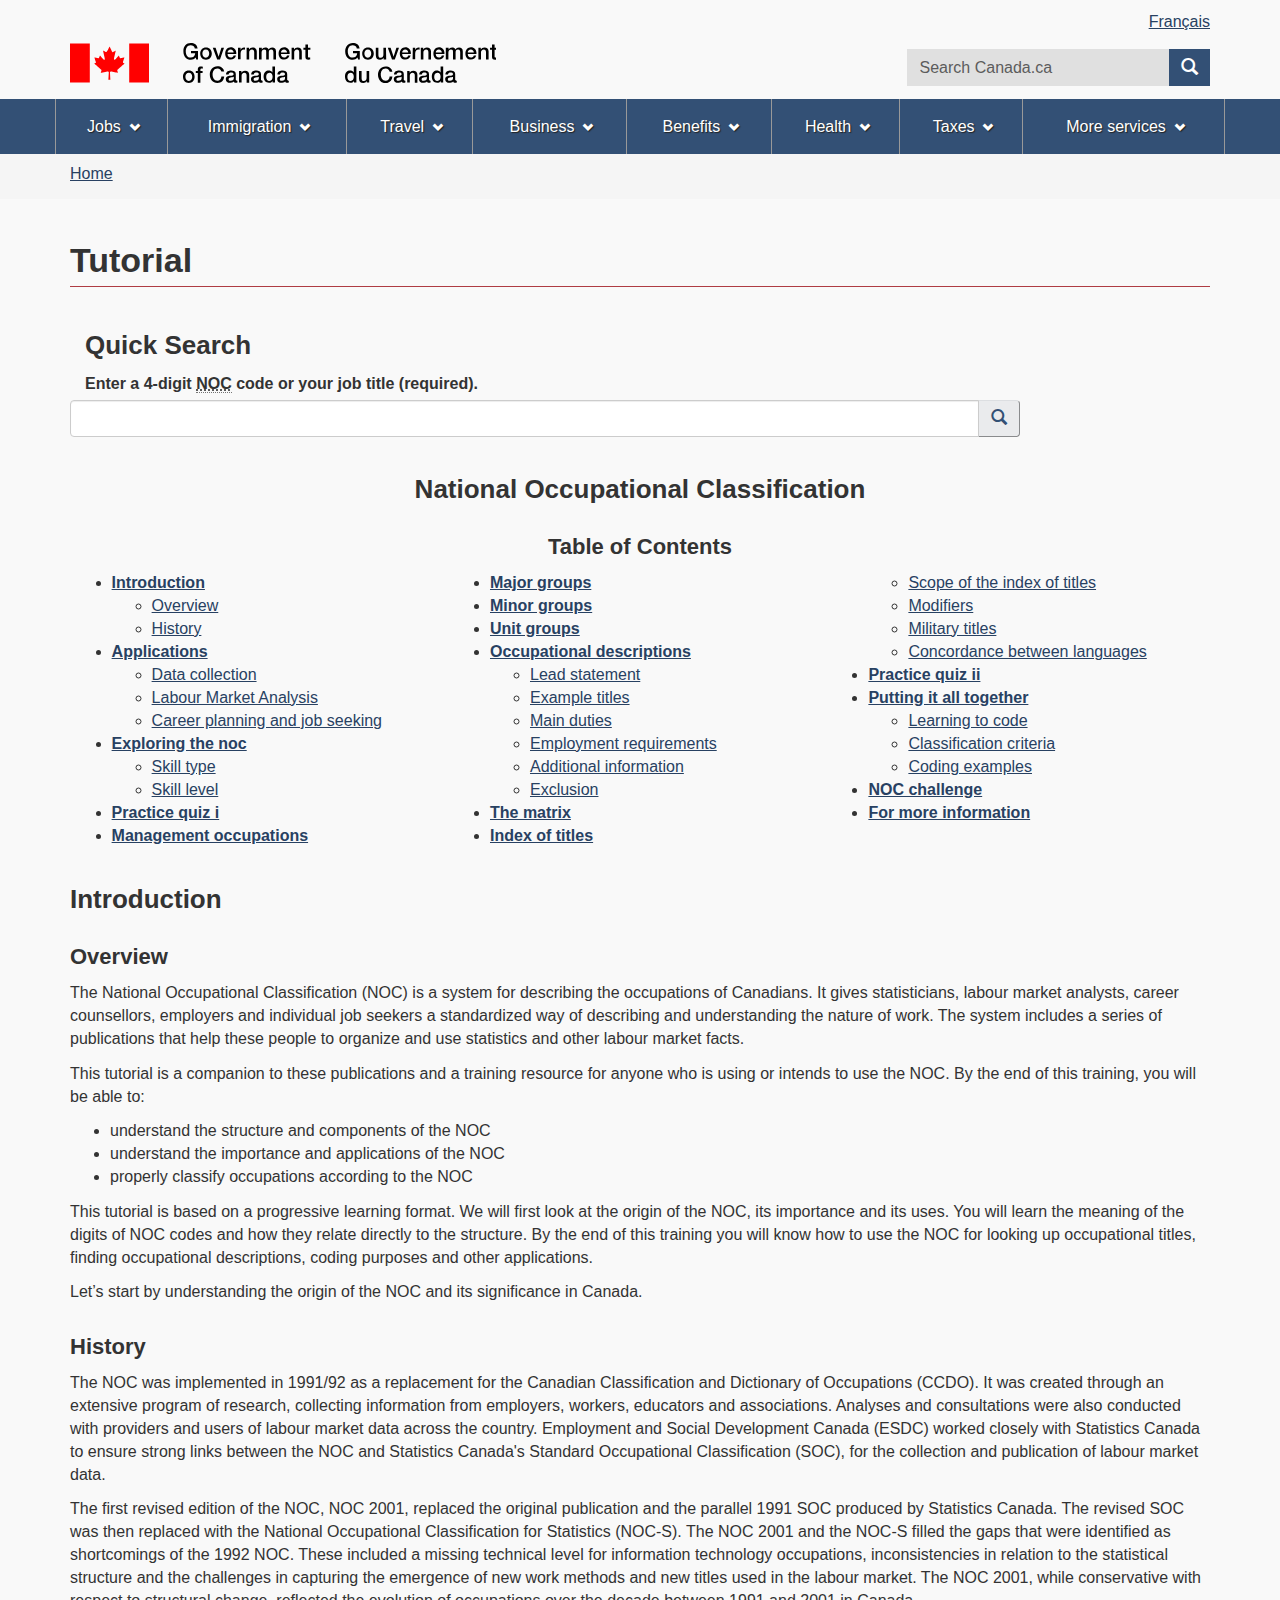
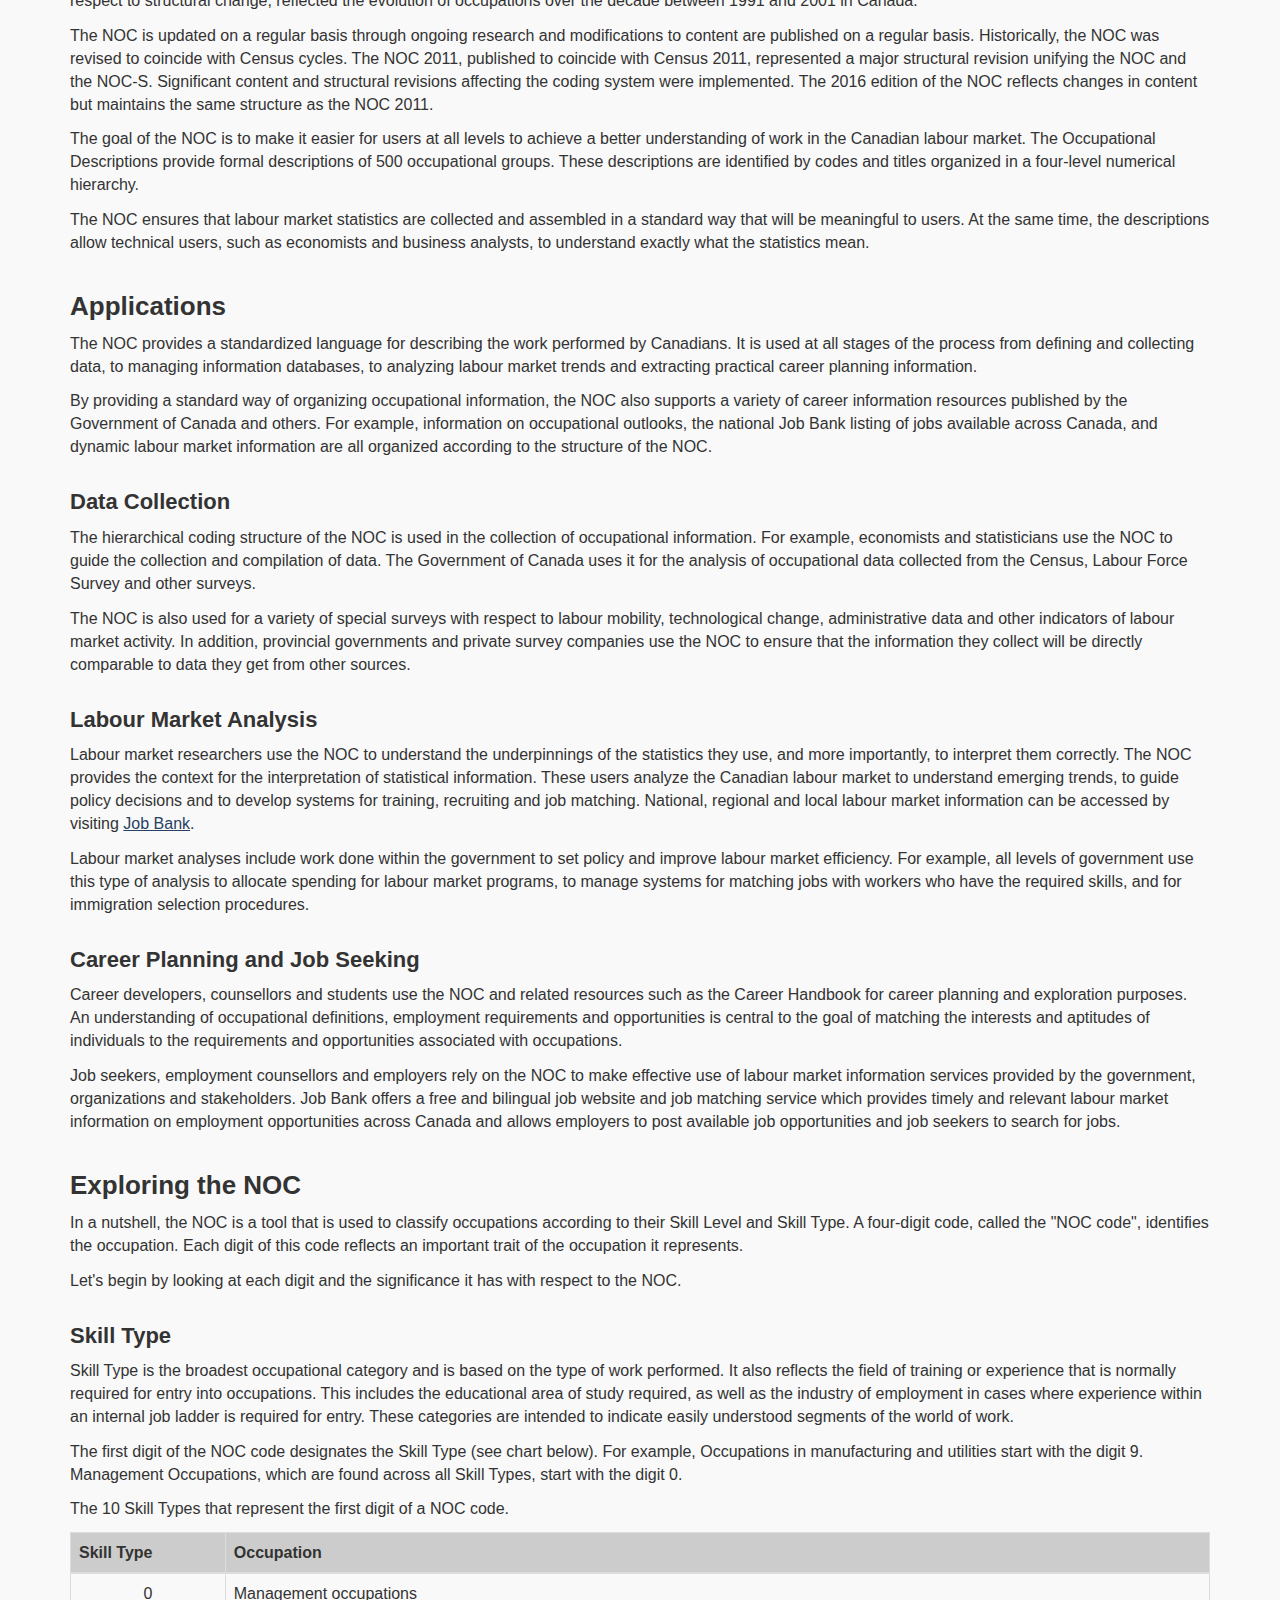
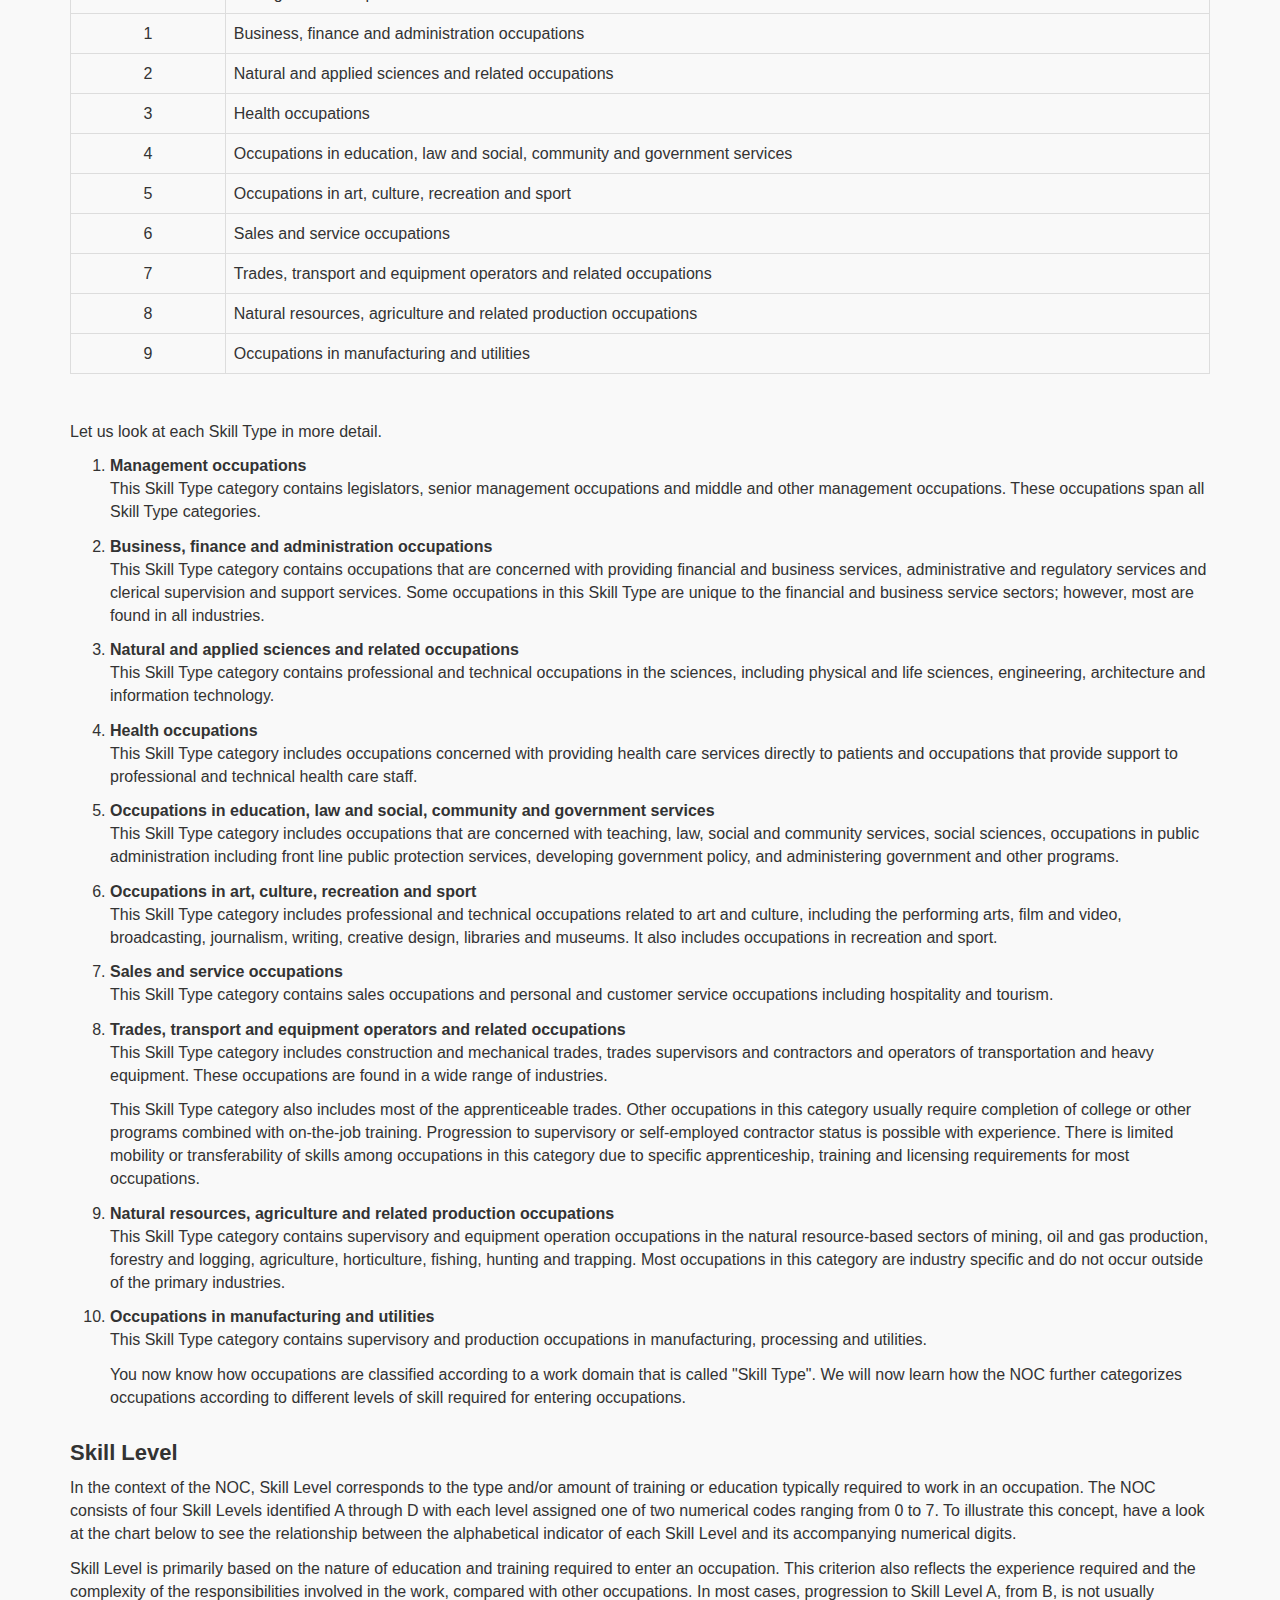
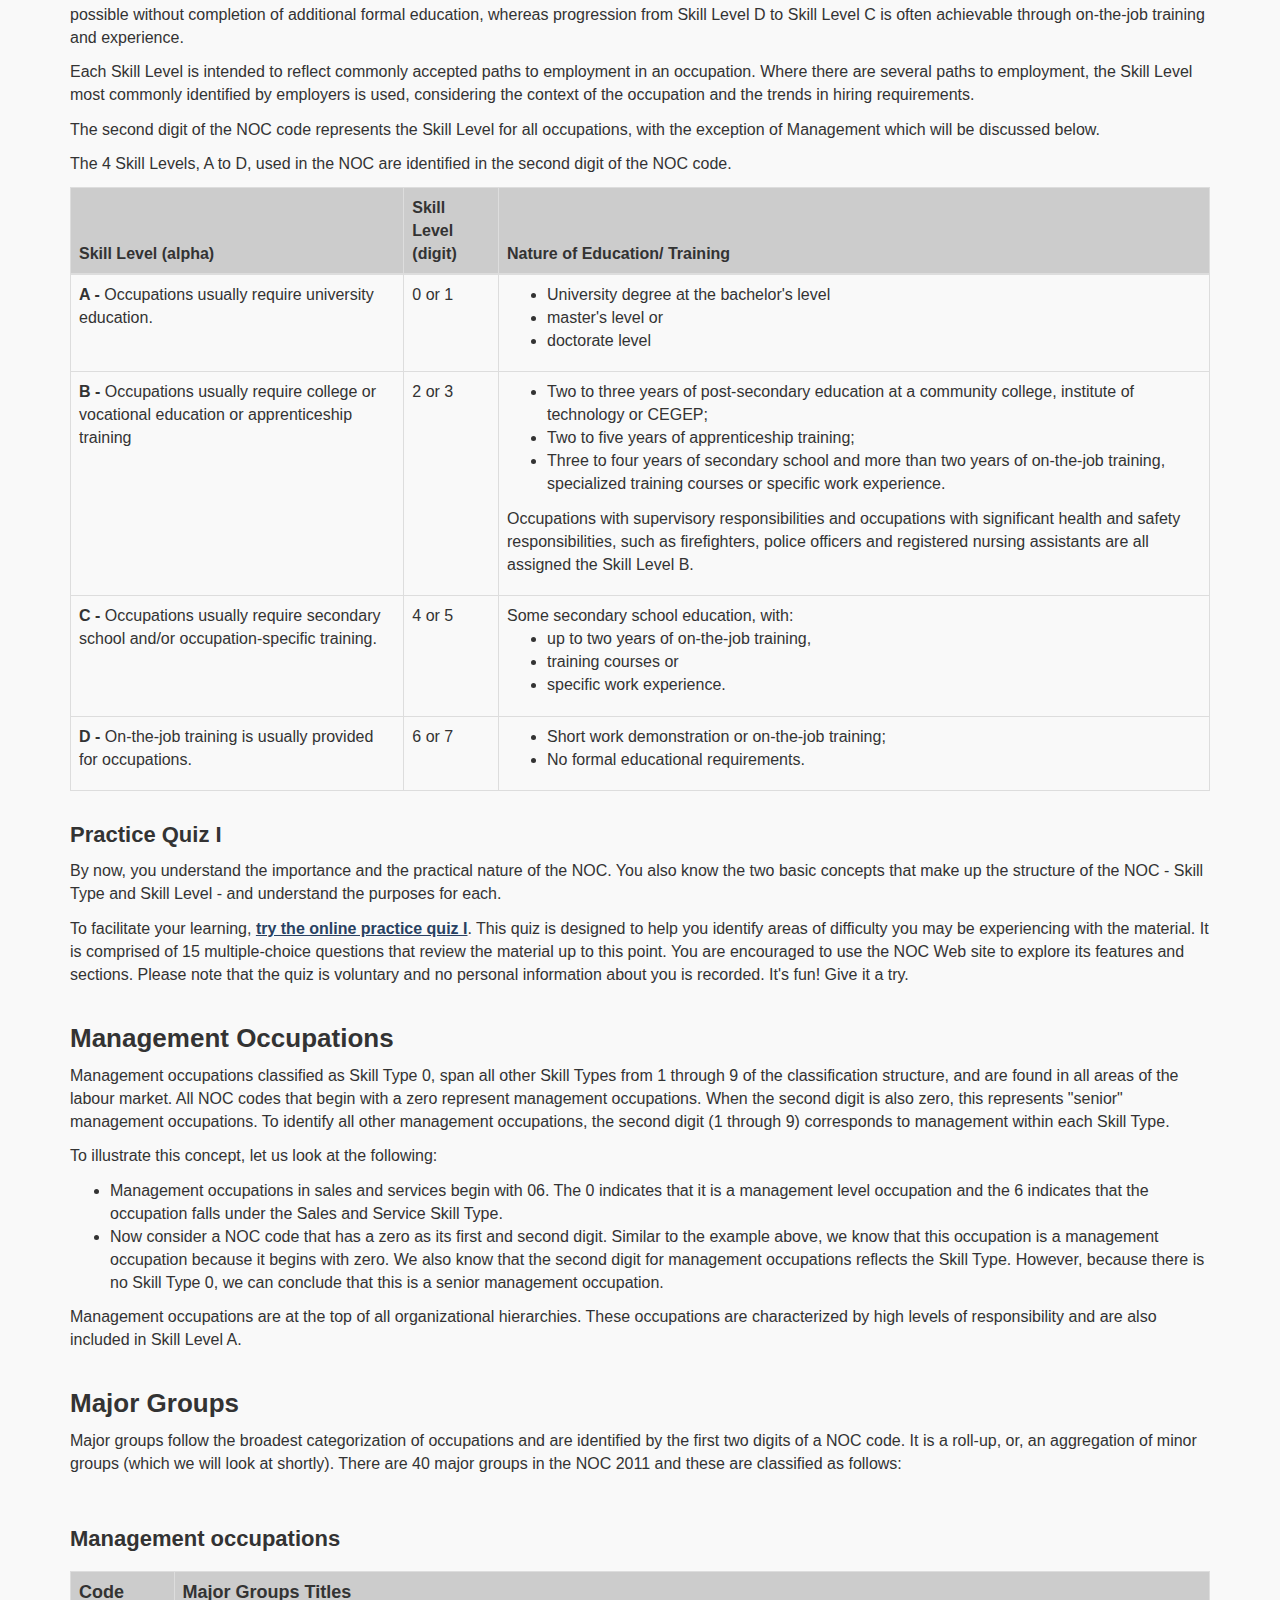
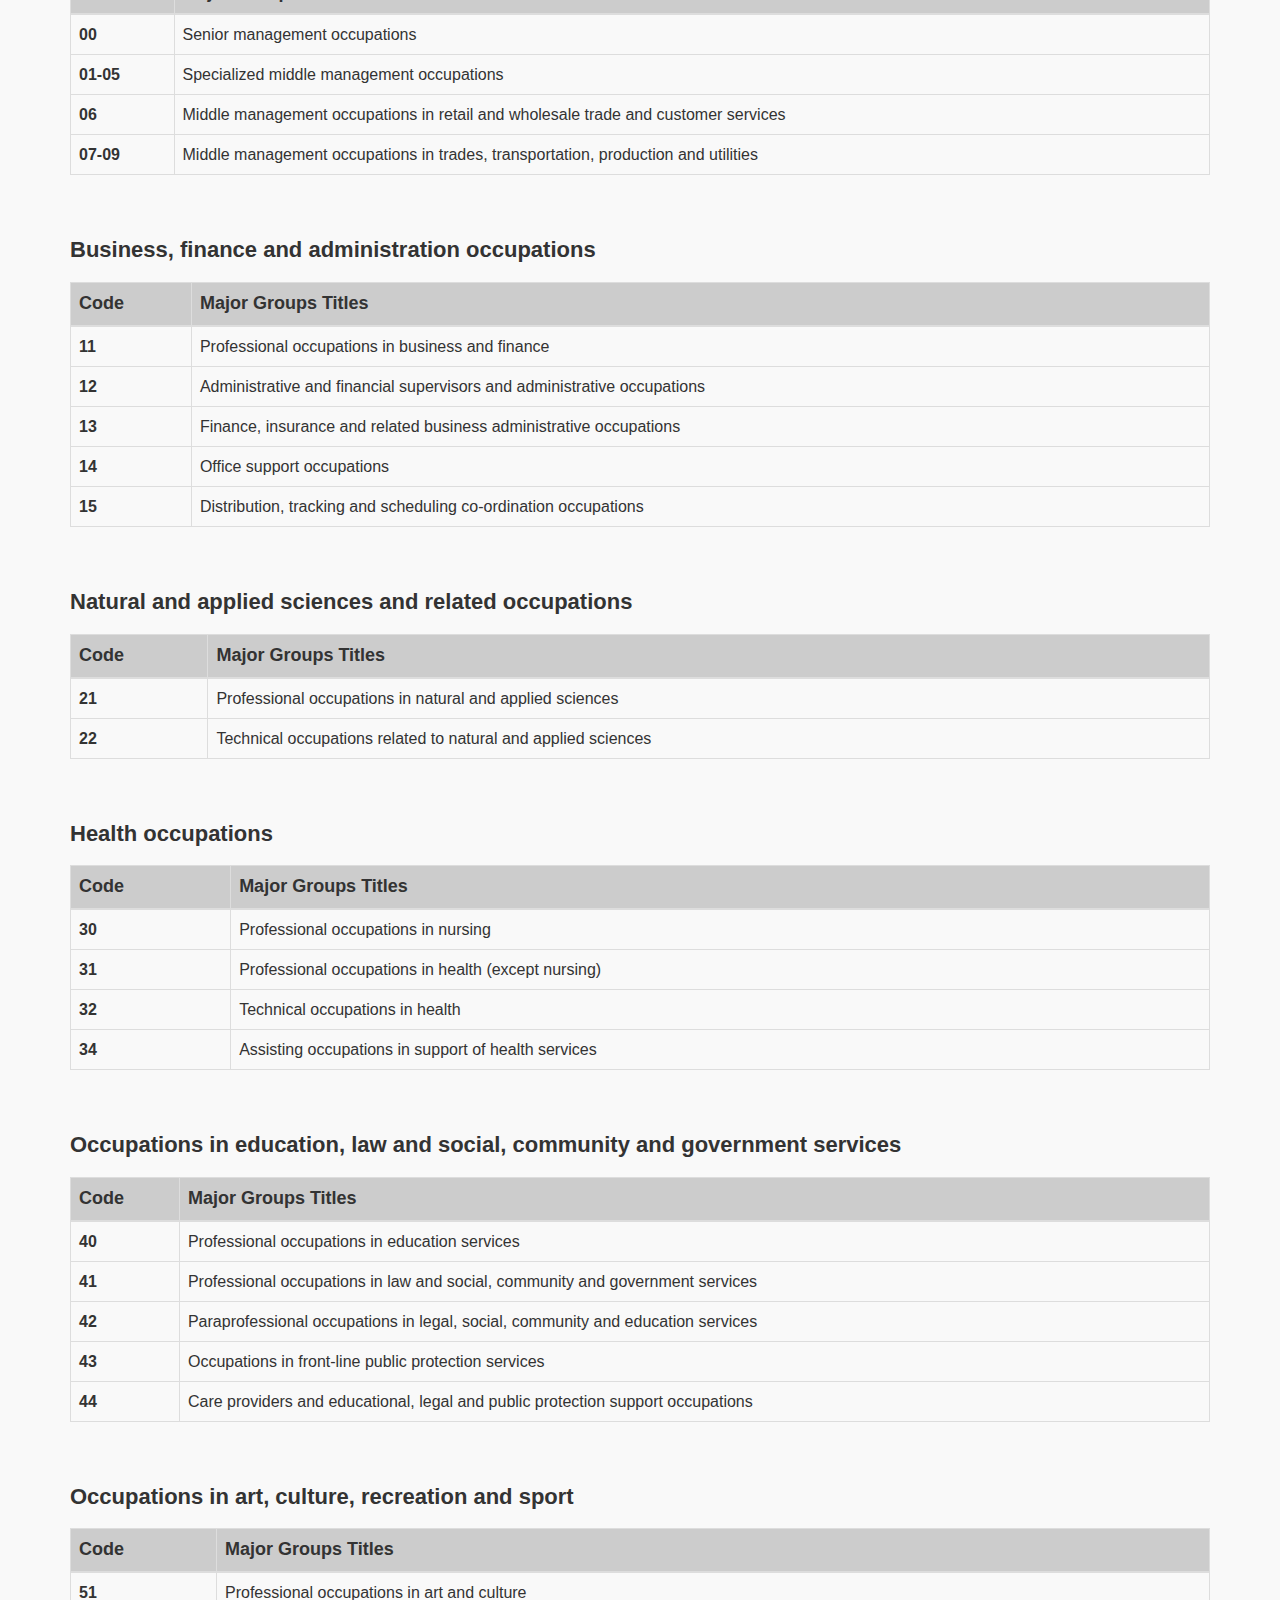
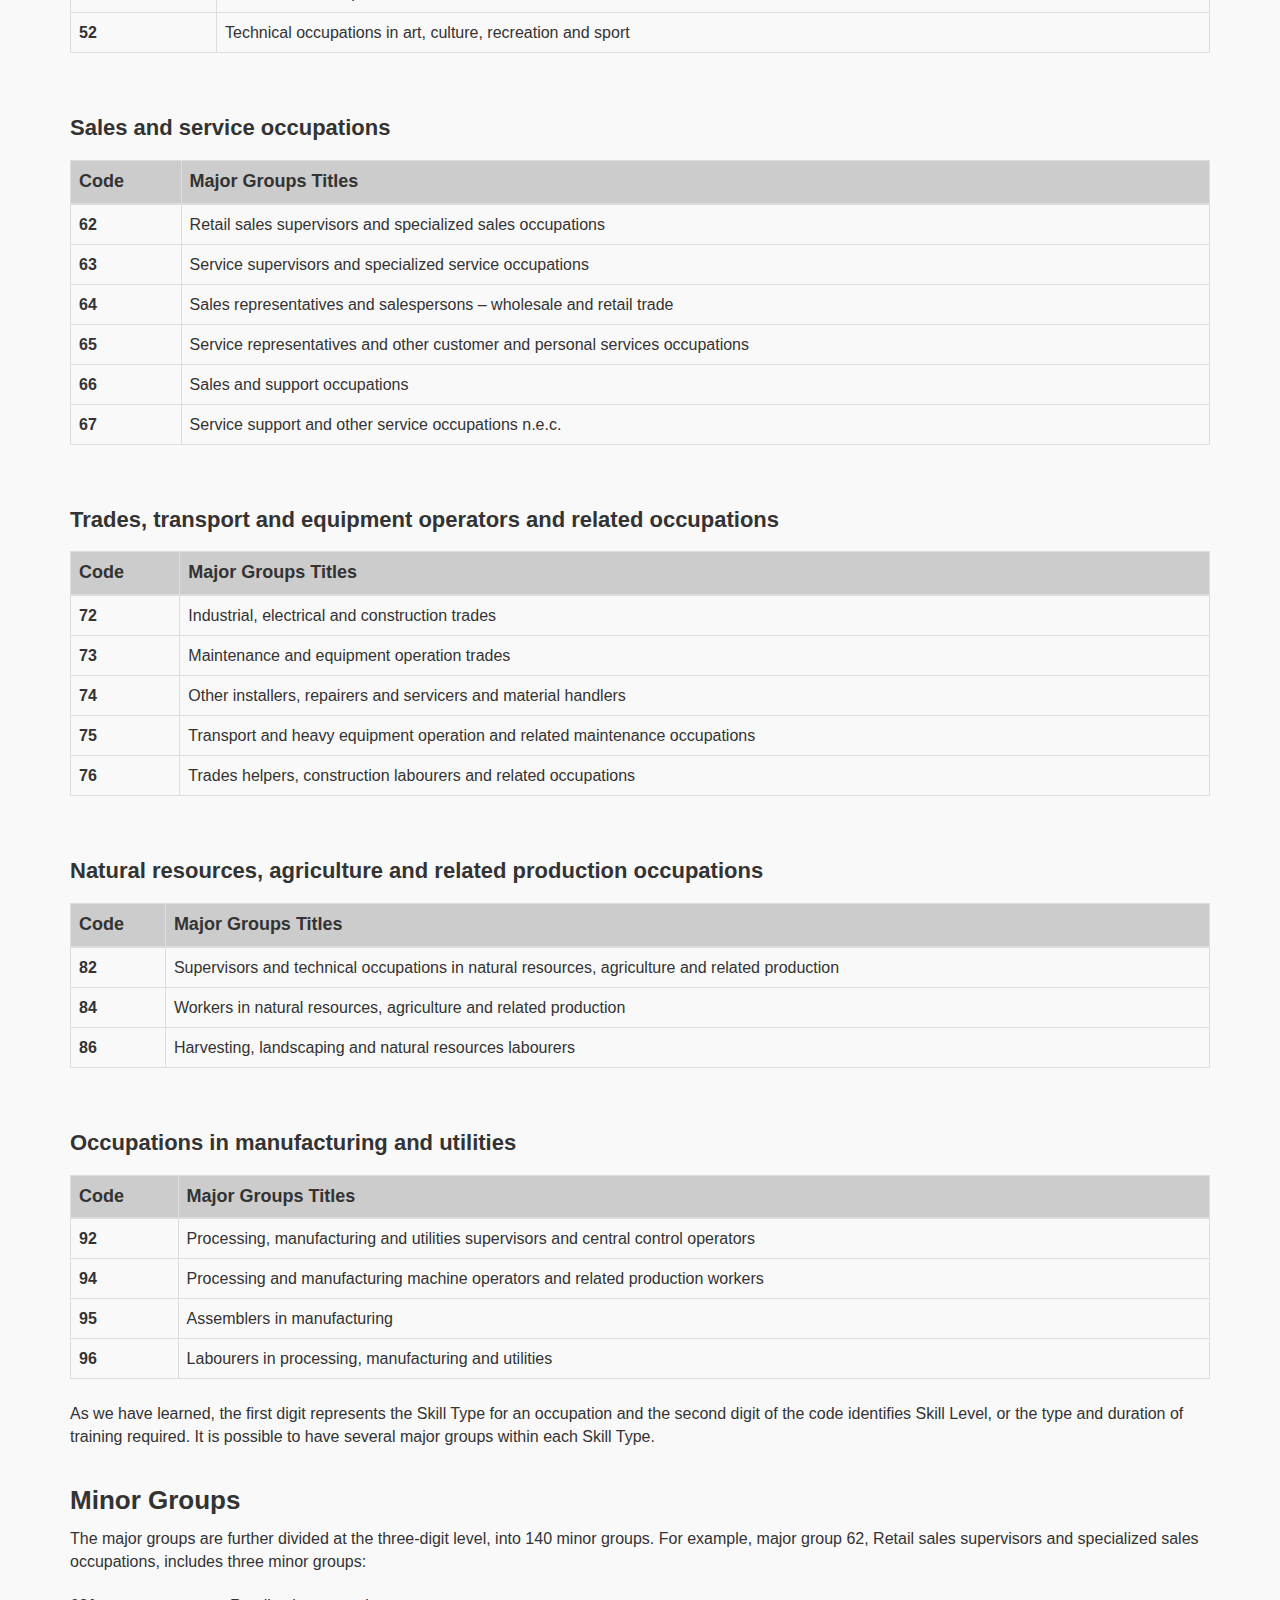
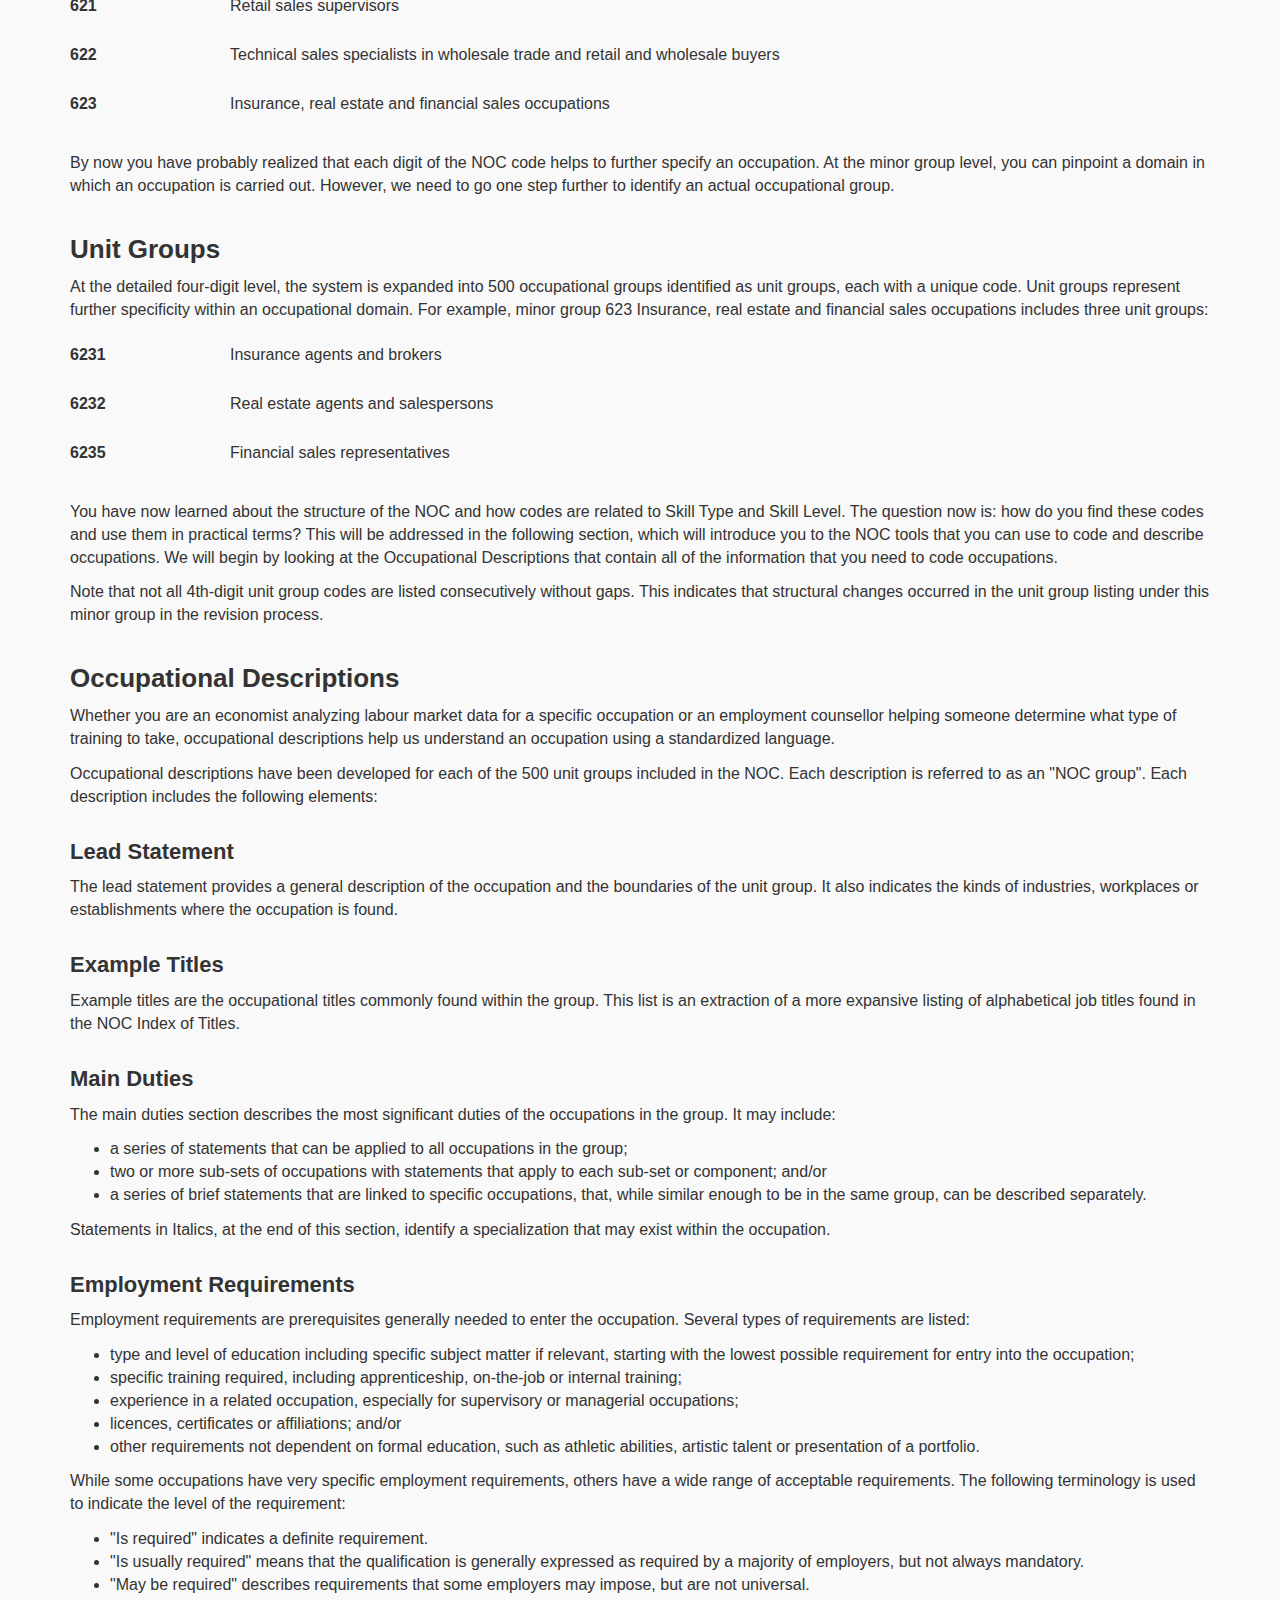
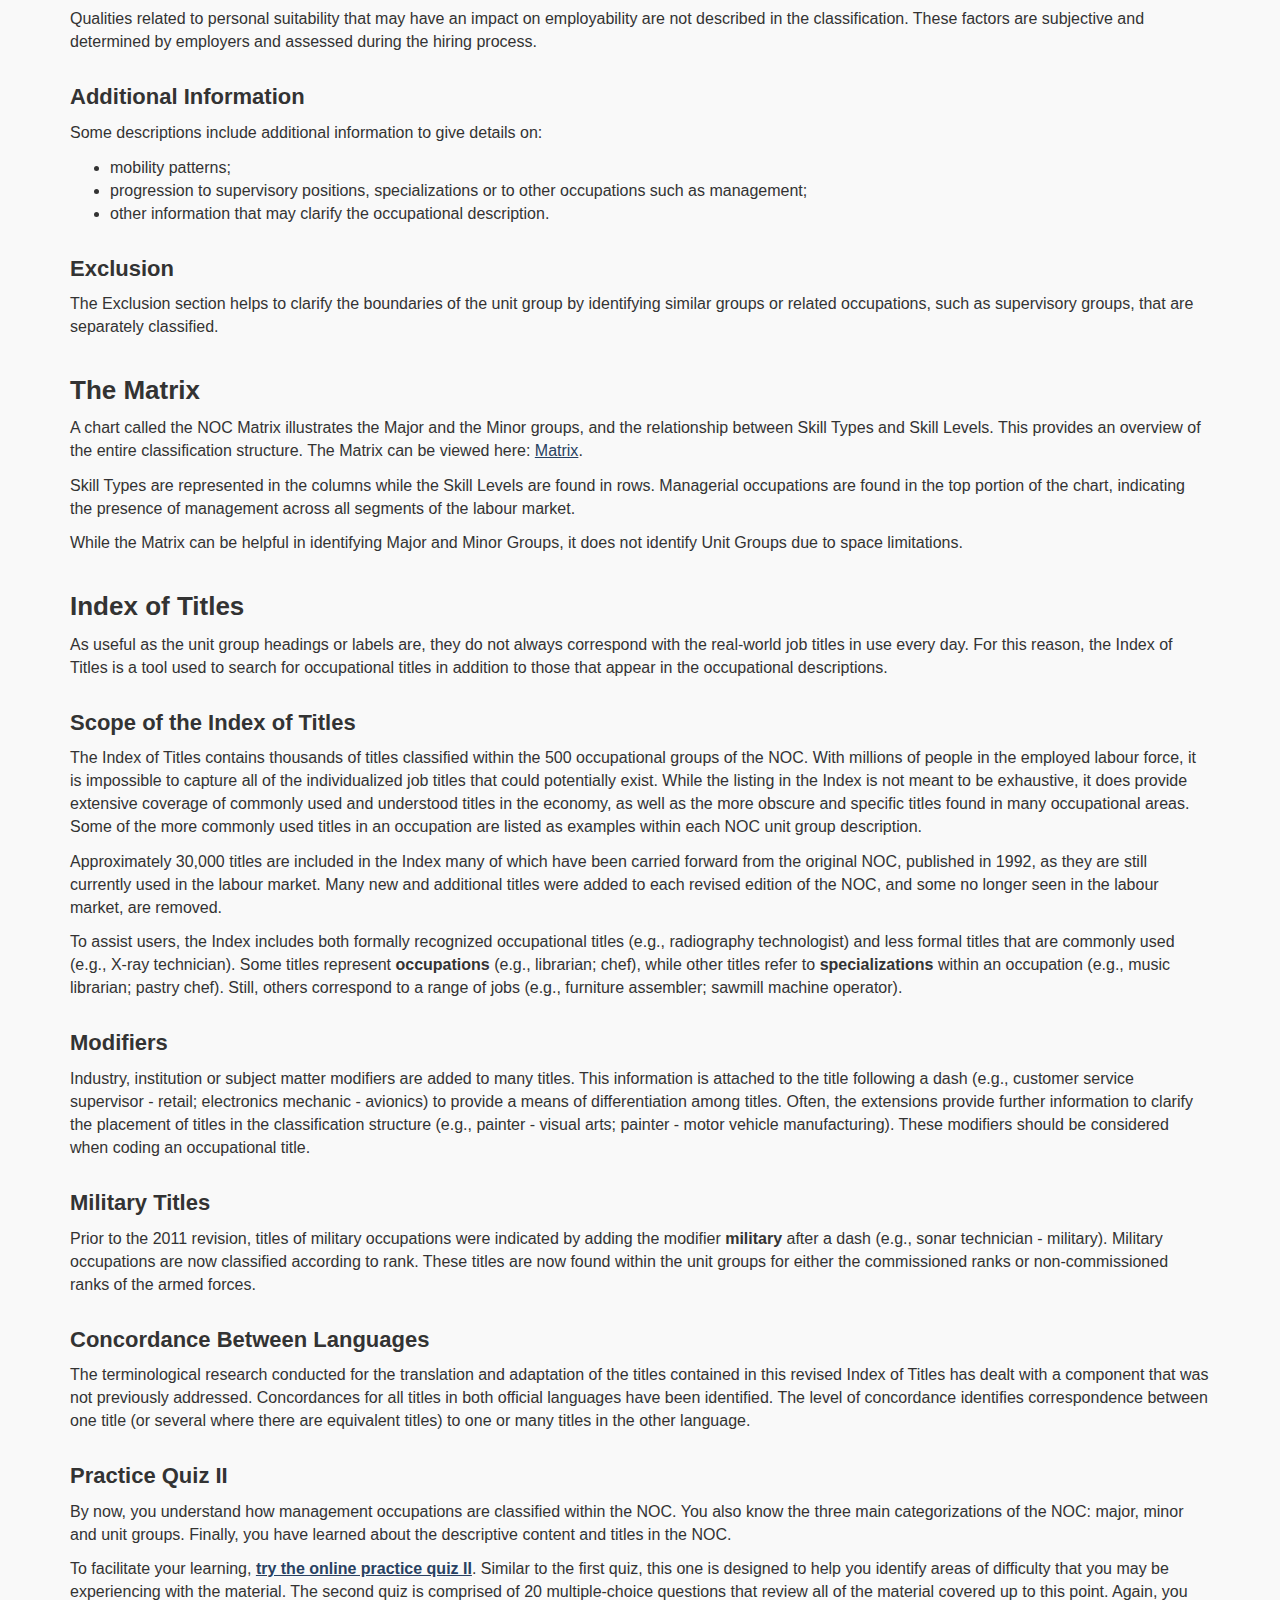
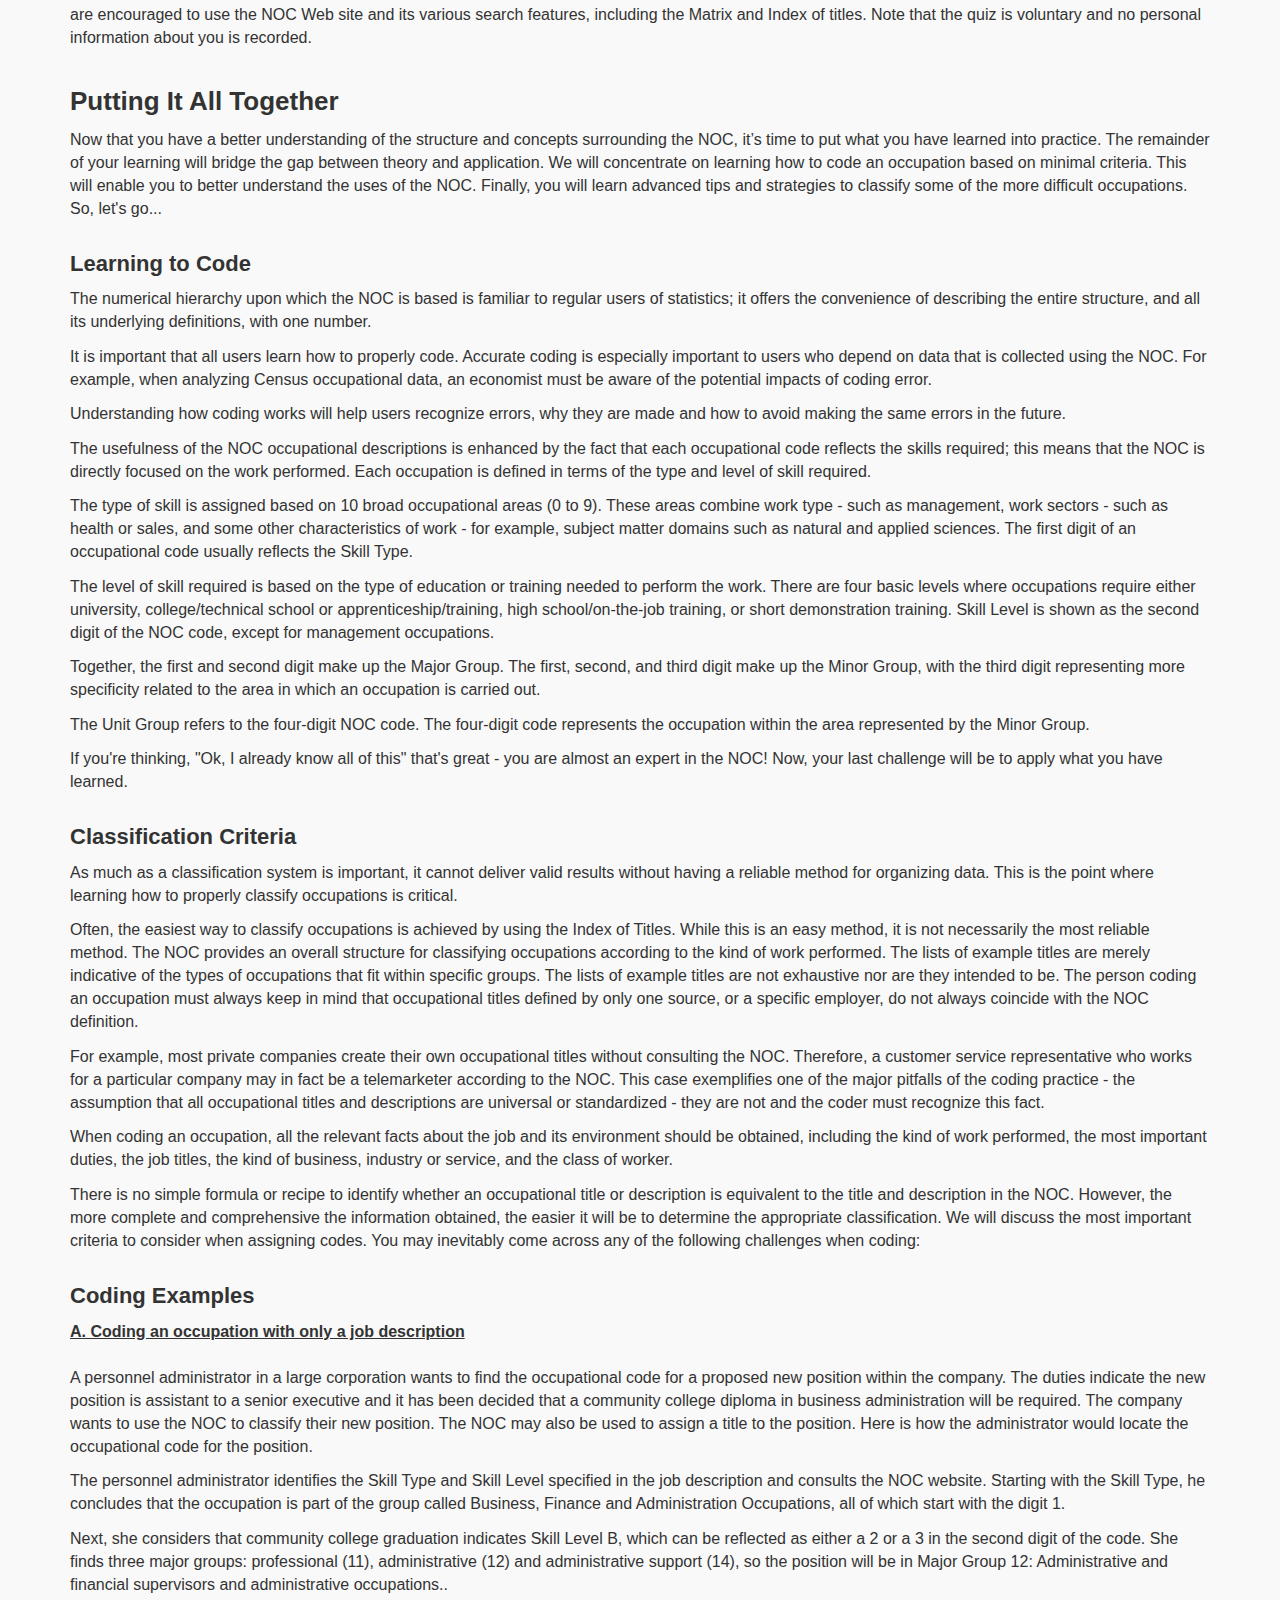
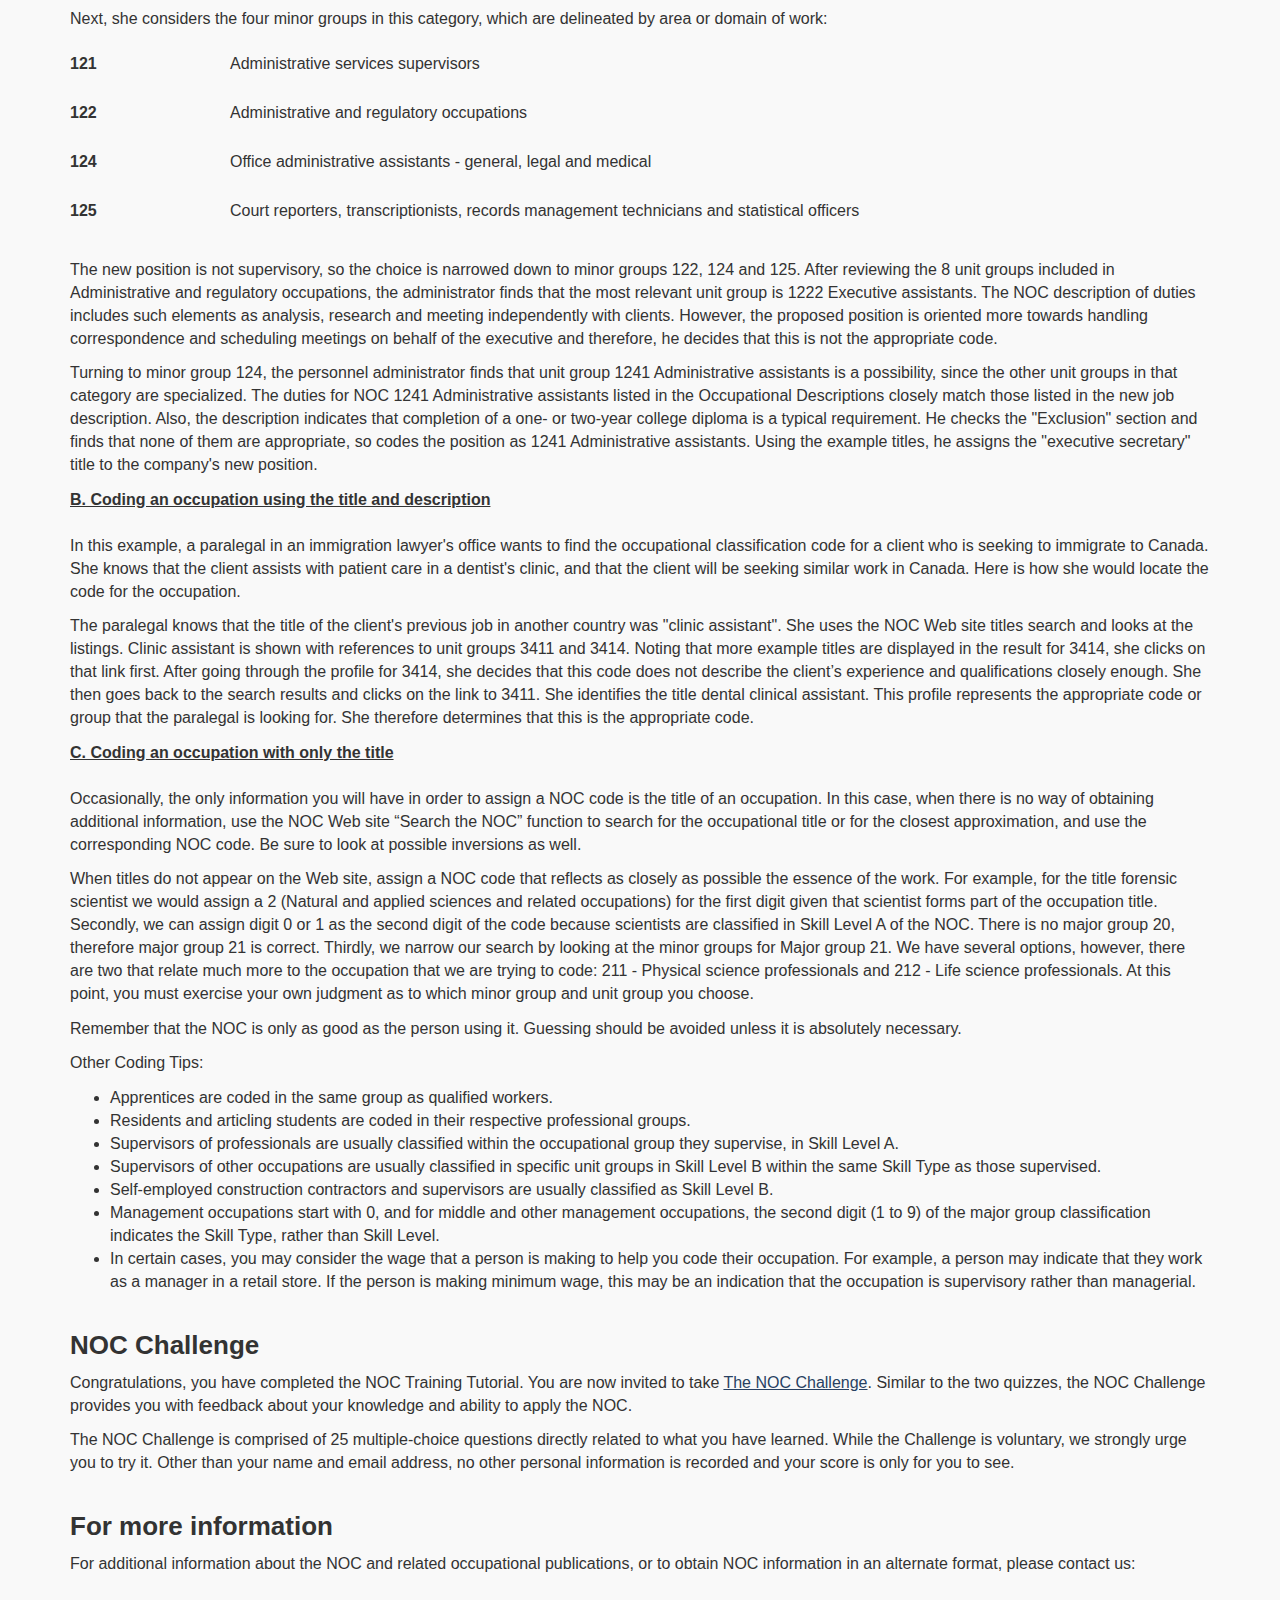
<file: index.html>
<!DOCTYPE html><!--[if lt IE 9]><html class="no-js lt-ie9" lang="en" dir="ltr"><![endif]--><!--[if gt IE 8]><!-->
<html class="no-js" lang="en" dir="ltr">
<!--<![endif]-->
<head>
<meta charset="utf-8">
<!-- Web Experience Toolkit (WET) / Boîte à outils de l'expérience Web (BOEW)
		wet-boew.github.io/wet-boew/License-en.html / wet-boew.github.io/wet-boew/Licence-fr.html -->
<title>Tutorial - Canada.ca</title>
<meta content="width=device-width,initial-scale=1" name="viewport">
<!-- Meta data -->
<meta name="description" content="Web Experience Toolkit (WET) includes reusable components for building and maintaining innovative Web sites that are accessible, usable, and interoperable. These reusable components are open source software and free for use by departments and external Web communities">
<!-- Meta data-->
<!--[if gte IE 9 | !IE ]><!-->
<link href="./GCWeb/assets/favicon.ico" rel="icon" type="image/x-icon">
<link rel="stylesheet" href="./GCWeb/css/theme.min.css">

<link rel="stylesheet" href="custom.css">


<!--<![endif]-->
<!--[if lt IE 9]>
		<link href="./GCWeb/assets/favicon.ico" rel="shortcut icon" />
		
		<link rel="stylesheet" href="./GCWeb/css/ie8-theme.min.css" />
		<script src="http://ajax.googleapis.com/ajax/libs/jquery/1.11.1/jquery.min.js"></script>
		<script src="./wet-boew/js/ie8-wet-boew.min.js"></script>
		<![endif]-->
<!--[if lte IE 9]>
		
		
		<![endif]-->
<noscript><link rel="stylesheet" href="./wet-boew/css/noscript.min.css" /></noscript>
<!-- Google Tag Manager DO NOT REMOVE OR MODIFY - NE PAS SUPPRIMER OU MODIFIER -->
<script>dataLayer1 = [];</script>
<!-- End Google Tag Manager -->
</head>
<body vocab="http://schema.org/" typeof="WebPage">
<!-- Google Tag Manager DO NOT REMOVE OR MODIFY - NE PAS SUPPRIMER OU MODIFIER -->
<noscript><iframe title="Google Tag Manager" src="//www.googletagmanager.com/ns.html?id=GTM-TLGQ9K" height="0" width="0" style="display:none;visibility:hidden"></iframe></noscript>
<script>(function(w,d,s,l,i){w[l]=w[l]||[];w[l].push({'gtm.start': new Date().getTime(),event:'gtm.js'});var f=d.getElementsByTagName(s)[0], j=d.createElement(s),dl=l!='dataLayer1'?'&l='+l:'';j.async=true;j.src='//www.googletagmanager.com/gtm.js?id='+i+dl;f.parentNode.insertBefore(j,f);})(window,document,'script','dataLayer1','GTM-TLGQ9K');</script>
<!-- End Google Tag Manager -->
<ul id="wb-tphp">
<li class="wb-slc">
<a class="wb-sl" href="#wb-cont">Skip to main content</a>
</li>
<li class="wb-slc visible-sm visible-md visible-lg">
<a class="wb-sl" href="#wb-info">Skip to "About this site"</a>
</li>
</ul><header role="banner">
<div id="wb-bnr" class="container">
<section id="wb-lng" class="visible-md visible-lg text-right">
<h2 class="wb-inv">Language selection</h2>
<div class="row">
<div class="col-md-12">
<ul class="list-inline margin-bottom-none">
<li><a lang="fr" href="content-fr.html">Français</a></li>
</ul>
</div>
</div>
</section>
<div class="row">
<div class="brand col-xs-8 col-sm-9 col-md-6">
<a href="https://www.canada.ca/en.html"><object type="image/svg+xml" tabindex="-1" data="./GCWeb/assets/sig-blk-en.svg"></object><span class="wb-inv"> Government of Canada</span></a>
</div>
<section class="wb-mb-links col-xs-4 col-sm-3 visible-sm visible-xs" id="wb-glb-mn">
<h2>Search and menus</h2>
<ul class="list-inline text-right chvrn">
<li><a href="#mb-pnl" title="Search and menus" aria-controls="mb-pnl" class="overlay-lnk" role="button"><span class="glyphicon glyphicon-search"><span class="glyphicon glyphicon-th-list"><span class="wb-inv">Search and menus</span></span></span></a></li>
</ul>
<div id="mb-pnl"></div>
</section>
<section id="wb-srch" class="col-xs-6 text-right visible-md visible-lg">
<h2>Search</h2>
<form action="#" method="post" name="cse-search-box" role="search" class="form-inline">
<div class="form-group">
<label for="wb-srch-q" class="wb-inv">Search website</label>
<input id="wb-srch-q" list="wb-srch-q-ac" class="wb-srch-q form-control" name="q" type="search" value="" size="27" maxlength="150" placeholder="Search Canada.ca">
<datalist id="wb-srch-q-ac">
<!--[if lte IE 9]><select><![endif]-->
<!--[if lte IE 9]></select><![endif]-->
</datalist>
</div>
<div class="form-group submit">
<button type="submit" id="wb-srch-sub" class="btn btn-primary btn-small" name="wb-srch-sub"><span class="glyphicon-search glyphicon"></span><span class="wb-inv">Search</span></button>
</div>
</form>
</section>
</div>
</div>
<nav role="navigation" id="wb-sm" data-ajax-replace="./ajax/sitemenu-en.html" data-trgt="mb-pnl" class="wb-menu visible-md visible-lg" typeof="SiteNavigationElement">
<div class="container nvbar">
<h2>Topics menu</h2>
<div class="row">
<ul class="list-inline menu">
<li><a href="https://www.canada.ca/en/services/jobs.html">Jobs</a></li>
<li><a href="http://www.cic.gc.ca/english/index.asp">Immigration</a></li>
<li><a href="https://travel.gc.ca/">Travel</a></li>
<li><a href="https://www.canada.ca/en/services/business.html">Business</a></li>
<li><a href="https://www.canada.ca/en/services/benefits.html">Benefits</a></li>
<li><a href="https://www.canada.ca/en/services/health.html">Health</a></li>
<li><a href="https://www.canada.ca/en/services/taxes.html">Taxes</a></li>
<li><a href="https://www.canada.ca/en/services.html">More services</a></li>
</ul>
</div>
</div>
</nav>
<nav role="navigation" id="wb-bc" property="breadcrumb">
<h2>You are here:</h2>
<div class="container">
<div class="row">
<ol class="breadcrumb">
<li><a href="https://www.canada.ca/en.html">Home</a></li>
</ol>
</div>
</div>
</nav>
</header>





<main role="main" property="mainContentOfPage" class="container">
<h1 property="name" id="wb-cont">Tutorial</h1>





				<a class="wb-sl" href="#sksrc">Skip QuickSearch</a>
				<div class="rounded">
					<div class="col-md-12">
						<h2> Quick Search</h2>
						<label for="txtNOCQuickSearch" id="ucNewQuickSearch1_QuickSearchLabel">Enter a 4-digit <abbr title="National Occupational Classification">NOC</abbr> code or your job title <strong> (required)</strong>.</label>
					</div>
					<div class="col-md-10 input-group">
						<input name="ctl00$ucNewQuickSearch1$txtNOCQuickSearch" type="text" id="txtNOCQuickSearch" class="form-control input-md" />
						<div class="input-group-btn">
							<button id="ucNewQuickSearch1_btnNOCQuickSearch" type="submit" class="btn btn-default"><span class="glyphicon glyphicon-search"></span><span class="wb-inv">Search</span></button>
						</div>
					</div>
				</div>
				<span class="wb-sl" id="sksrc">End of Quick search</span>
				<h2 class="text-center">National Occupational Classification</h2>
				<h3 class="text-center">Table of Contents</h3>

<ul class="gc-toc colcount-sm-3">
	<li><a href="#1">Introduction</a>
		<ul>
			<li><a href="#2">Overview</a></li>
			<li><a href="#3">History</a></li>
		</ul>
	</li>
	<li><a href="#4">Applications</a>
		<ul>
			<li><a href="#5">Data collection</a></li>
			<li><a href="#6">Labour Market Analysis</a></li>
			<li><a href="#7">Career planning and job seeking</a></li>
		</ul>
	</li>
	<li><a href="#8">Exploring the noc</a>
		<ul>
			<li><a href="#9">Skill type</a></li>
			<li><a href="#10">Skill level</a></li>
		</ul>
	</li>
	<li><a href="#11">Practice quiz i</a></li>
	<li><a href="#12">Management occupations</a></li>
	<li><a href="#13">Major groups</a></li>
	<li><a href="#14">Minor groups</a></li>
	<li><a href="#15">Unit groups</a></li>
	<li><a href="#16">Occupational descriptions</a>
		<ul>
			<li><a href="#17">Lead statement</a></li>
			<li><a href="#18">Example titles</a></li>
			<li><a href="#19">Main duties</a></li>
			<li><a href="#20">Employment requirements</a></li>
			<li><a href="#21">Additional information</a></li>
			<li><a href="#22">Exclusion</a></li>
		</ul>
	</li>
	<li><a href="#23">The matrix</a></li>
	<li><a href="#24">Index of titles</a>
		<ul>
			<li><a href="#25">Scope of the index of titles</a></li>
			<li><a href="#27">Modifiers</a></li>
			<li><a href="#28">Military titles</a></li>
			<li><a href="#29">Concordance between languages</a></li>
		</ul>
	</li>
	<li><a href="#30">Practice quiz ii</a></li>
	<li><a href="#31">Putting it all together</a>
		<ul>
			<li><a href="#32">Learning to code</a></li>
			<li><a href="#33">Classification criteria</a></li>
			<li><a href="#34">Coding examples</a></li>
		</ul>
	</li>
	<li><a href="#35">NOC challenge</a></li>
	<li><a href="#36">For more information</a><a href="#36"></a></li>
</ul>



				<h2 id="1">Introduction</h2>
				<h3 id="2"> Overview </h3>
				<p> The National Occupational Classification (NOC) is a system for describing the occupations of Canadians.
					It gives statisticians, labour market analysts, career counsellors, employers and individual job seekers
					a standardized way of describing and understanding the nature of work.
					The system includes a series of publications that help these people
					to organize and use statistics and other labour market facts. </p>
				<p> This tutorial is a companion to these publications and a training resource for anyone who
					is using or intends to use the NOC. By the end of this training, you will be able to: </p>
				<ul>
					<li>understand the structure and components of the NOC</li>
					<li>understand the importance and applications of the NOC </li>
					<li>properly classify occupations according to the NOC</li>
				</ul>
				<p> This tutorial is based on a progressive learning format. We will first look at the origin of the NOC,
					its importance and its uses. You will learn the meaning of the digits of NOC codes and how they relate directly to the structure.
					By the end of this training you will know how to use the NOC for looking up occupational titles, finding occupational descriptions,
					coding purposes and other applications. </p>
				<p> Let’s start by understanding the origin of the NOC and its significance in Canada. </p>
				<h3 id="3"> History </h3>
				<p> The NOC was implemented in 1991/92 as a replacement for the Canadian Classification and Dictionary of Occupations (CCDO).
					It was created through an extensive program of research, collecting information from employers, workers,
					educators and associations. Analyses and consultations were also conducted with providers and
					users of labour market data across the country. Employment and Social Development Canada (ESDC)
					worked closely with Statistics Canada to ensure strong links between the NOC and Statistics Canada's
					Standard Occupational Classification (SOC), for the collection and publication of labour market data. </p>
				<p> The first revised edition of the NOC, NOC 2001, replaced the original publication and the parallel 1991 SOC produced by
					Statistics Canada. The revised SOC was then replaced with the National Occupational Classification for Statistics (NOC-S).
					The NOC 2001 and the NOC-S filled the gaps that were identified as shortcomings of the 1992 NOC.
					These included a missing technical level for information technology occupations,
					inconsistencies in relation to the statistical structure and the challenges in capturing the emergence of new work methods
					and new titles used in the labour market. The NOC 2001, while conservative with respect to structural change,
					reflected the evolution of occupations over the decade between 1991 and 2001 in Canada. </p>
				<p> The NOC is updated on a regular basis through ongoing research and modifications to content are published on a regular basis.
					Historically, the NOC was revised to coincide with Census cycles. The NOC 2011, published to coincide with Census 2011, represented
					a major structural revision unifying the NOC and the NOC-S. Significant content and structural revisions affecting
					the coding system were implemented. The 2016 edition of the NOC reflects changes in content but maintains the same structure as the NOC 2011. </p>
				<p> The goal of the NOC is to make it easier for users at all levels to achieve a better understanding of work in the Canadian labour market.
					The Occupational Descriptions provide formal descriptions of 500 occupational groups. These descriptions are identified
					by codes and titles organized in a four-level numerical hierarchy. </p>
				<p> The NOC ensures that labour market statistics are collected and assembled in a standard way that will be meaningful to users. At the same time,
					the descriptions allow technical users, such as economists and business analysts, to understand exactly what the statistics mean. </p>
				<h2 id="4">Applications</h2>
				<p> The NOC provides a standardized language for describing the work performed by Canadians. It is used at all stages of the process from defining and collecting data, to managing information databases, to analyzing labour market trends and extracting practical career planning information. </p>
				<p> By providing a standard way of organizing occupational information, the NOC also supports a variety of career information resources published by the Government of Canada and others. For example, information on occupational outlooks, the national Job Bank listing of jobs available across Canada, and dynamic labour market information are all organized according to the structure of the NOC. </p>
				<h3 id="5"> Data Collection </h3>
				<p> The hierarchical coding structure of the NOC is used in the collection of occupational information. For example, economists and statisticians use the NOC
					to guide the collection and compilation of data. The Government of Canada uses it for the analysis of occupational data collected from the Census, Labour Force Survey and other surveys. </p>
				<p> The NOC is also used for a variety of special surveys with respect to labour mobility, technological change, administrative data and other indicators of labour market activity. In addition, provincial governments and private survey companies use the NOC to ensure that the information they collect will be directly comparable to data they get from other sources. </p>
				<h3 id="6"> Labour Market Analysis </h3>
				<p> Labour market researchers use the NOC to understand the underpinnings of the statistics they use, and more importantly,
					to interpret them correctly. The NOC provides the context for the interpretation of statistical information.
					These users analyze the Canadian labour market to understand emerging trends, to guide policy decisions and
					to develop systems for training, recruiting and job matching. National, regional and local labour market information can be
					accessed by visiting <a href="http://www.jobbank.gc.ca">Job Bank</a>. </p>
				<p> Labour market analyses include work done within the government to set policy and improve labour market efficiency. For example, all levels of government use this type of analysis to allocate spending for labour market programs, to manage systems for matching jobs with workers who have the required skills, and for immigration selection procedures. </p>
				<h3 id="7"> Career Planning and Job Seeking </h3>
				<p> Career developers, counsellors and students use the NOC and related resources such as the Career Handbook for career planning and
					exploration purposes. An understanding of occupational definitions, employment
					requirements and opportunities is central to the goal of matching the interests and aptitudes of individuals to the requirements
					and opportunities associated with occupations. </p>
				<p> Job seekers, employment counsellors and employers rely on the NOC to make effective use of labour market information services
					provided by the government, organizations and stakeholders. Job Bank offers a free and bilingual job website and job matching service which provides timely and relevant labour market information on employment opportunities across Canada and allows employers to post available job opportunities and job seekers to search for jobs. </p>
				<h2 id="8"> Exploring the NOC </h2>
				<p> In a nutshell, the NOC is a tool that is used to classify occupations according to their Skill Level and Skill Type. A four-digit code, called the "NOC code",
					identifies the occupation. Each digit of this code reflects an important trait of the occupation it represents. </p>
				<p> Let's begin by looking at each digit and the significance it has with respect to the NOC. </p>
				<h3 id="9"> Skill Type </h3>
				<p> Skill Type is the broadest occupational category and is based on the type of work performed. It also reflects the field of training or experience that is normally required for entry into occupations. This includes the educational area of study required, as well as the industry of employment in cases where experience within an internal job ladder is required for entry. These categories are intended to indicate easily understood segments of the world of work. </p>
				<p> The first digit of the NOC code designates the Skill Type (see chart below). For example,
					Occupations in manufacturing and utilities start with the digit 9. Management Occupations, which are found across all
					Skill Types, start with the digit 0. </p>
				<p> The 10 Skill Types that represent the first digit of a NOC code. </p>
				<table class="table table-bordered">
					<thead>
						<tr>
							<th scope="col">Skill Type</th>
							<th scope="col">Occupation</th>
						</tr>
					</thead>
					<tbody>
						<tr>
							<td style="text-align:center">0</td>
							<td>Management occupations</td>
						</tr>
						<tr>
							<td style="text-align:center">1</td>
							<td>Business, finance and administration occupations</td>
						</tr>
						<tr>
							<td style="text-align:center">2</td>
							<td>Natural and applied sciences and related occupations</td>
						</tr>
						<tr>
							<td style="text-align:center">3</td>
							<td>Health occupations</td>
						</tr>
						<tr>
							<td style="text-align:center">4</td>
							<td>Occupations in education, law and social, community and government services</td>
						</tr>
						<tr>
							<td style="text-align:center">5</td>
							<td>Occupations in art, culture, recreation and sport</td>
						</tr>
						<tr>
							<td style="text-align:center">6</td>
							<td>Sales and service occupations</td>
						</tr>
						<tr>
							<td style="text-align:center">7</td>
							<td>Trades, transport and equipment operators and related occupations</td>
						</tr>
						<tr>
							<td style="text-align:center">8</td>
							<td>Natural resources, agriculture and related production occupations</td>
						</tr>
						<tr>
							<td style="text-align:center">9</td>
							<td>Occupations in manufacturing and utilities</td>
						</tr>
					</tbody>
				</table>
				<br />
				<p>Let us look at each Skill Type in more detail.</p>
				<ol>
					<li><strong>Management occupations</strong>
						<p>This Skill Type category contains legislators, senior management occupations and middle and other management occupations. These occupations span all Skill Type categories.</p>
					</li>
					<li><strong>Business, finance and administration occupations</strong>
						<p> This Skill Type category contains occupations that are concerned with providing financial and business services, administrative and regulatory services and
							clerical supervision and support services. Some occupations in this Skill Type are unique to the financial and business service sectors; however, most are found in all industries. </p>
					</li>
					<li><strong>Natural and applied sciences and related occupations</strong>
						<p>This Skill Type category contains professional and technical occupations in the sciences, including physical and life sciences, engineering, architecture and information technology.</p>
					</li>
					<li><strong>Health occupations</strong>
						<p>This Skill Type category includes occupations concerned with providing health care services directly to patients and occupations that provide support to professional and technical health care staff. </p>
					</li>
					<li><strong>Occupations in education, law and social, community and government services</strong>
						<p> This Skill Type category includes occupations that are concerned with teaching, law, social and community services,
							social sciences, occupations in public administration including front line public protection services, developing government policy, and administering government and other programs. </p>
					</li>
					<li><strong>Occupations in art, culture, recreation and sport</strong>
						<p> This Skill Type category includes professional and technical occupations related to art and culture, including the performing arts,
							film and video, broadcasting, journalism, writing, creative design, libraries and museums. It also includes occupations in recreation and sport. </p>
					</li>
					<li><strong>Sales and service occupations</strong>
						<p>This Skill Type category contains sales occupations and personal and customer service occupations including hospitality and tourism.</p>
					</li>
					<li><strong>Trades, transport and equipment operators and related occupations</strong>
						<p> This Skill Type category includes construction and mechanical trades, trades supervisors and contractors and operators
							of transportation and heavy equipment. These occupations are found in a wide range of industries. </p>
						<p> This Skill Type category also includes most of the apprenticeable trades. Other occupations in this category usually
							require completion of college or other programs combined with on-the-job training. Progression to supervisory or self-employed contractor
							status is possible with experience. There is limited mobility or transferability of skills among occupations in this category due to specific apprenticeship,
							training and licensing requirements for most occupations. </p>
					</li>
					<li><strong>Natural resources, agriculture and related production occupations</strong>
						<p> This Skill Type category contains supervisory and equipment operation occupations in the natural resource-based sectors of mining, oil and gas production,
							forestry and logging, agriculture, horticulture, fishing, hunting and trapping. Most occupations in this category are industry specific and do not occur outside of the primary industries. </p>
					</li>
					<li><strong>Occupations in manufacturing and utilities</strong>
						<p>This Skill Type category contains supervisory and production occupations in manufacturing, processing and utilities.</p>
						<p> You now know how occupations are classified according to a work domain that is called "Skill Type". We will now learn how
							the NOC further categorizes occupations according to different levels of skill required for entering occupations. </p>
					</li>
				</ol>
				<h3 id="10"> Skill Level </h3>
				<p> In the context of the NOC, Skill Level corresponds to the type and/or amount of training or education typically required to work in an occupation.
					The NOC consists of four Skill Levels identified A through D with each level assigned one of two numerical codes ranging from 0 to 7. To illustrate this concept,
					have a look at the chart below to see the relationship between the alphabetical indicator of each Skill Level and its accompanying numerical digits. </p>
				<p> Skill Level is primarily based on the nature of education and training required to enter an occupation. This criterion also reflects the experience required
					and the complexity of the responsibilities involved in the work, compared with other occupations. In most cases, progression to Skill Level A, from B, is not
					usually possible without completion of additional formal education, whereas progression from Skill Level D to Skill Level C is often achievable through on-the-job training and experience. </p>
				<p> Each Skill Level is intended to reflect commonly accepted paths to employment in an occupation. Where there are several paths to employment,
					the Skill Level most commonly identified by employers is used, considering the context of the occupation and the trends in hiring requirements. </p>
				<p> The second digit of the NOC code represents the Skill Level for all occupations, with the exception of Management which will be discussed below. </p>
				<p> The 4 Skill Levels, A to D, used in the NOC are identified in the second digit of the NOC code. </p>














				<table class="table table-bordered">
					<thead>
						<tr>
							<th scope="col">Skill Level (alpha)</th>
							<th scope="col">Skill Level (digit)</th>
							<th scope="col">Nature of Education/ Training</th>
						</tr>
					</thead>
					<tbody>
						<tr>
							<td><strong>A - </strong>Occupations usually require university education. </td>
							<td>0 or 1</td>
							<td>
								<ul>
									<li>University degree at the bachelor's level</li>
									<li>master's level or</li>
									<li>doctorate level</li>
								</ul>
							</td>
						</tr>
						<tr>
							<td><strong>B - </strong>Occupations usually require college or vocational education or apprenticeship training </td>
							<td>2 or 3</td>
							<td>
								<ul>
									<li>Two to three years of post-secondary education at a community college, institute of technology or CEGEP;</li>
									<li>Two to five years of apprenticeship training;</li>
									<li>Three to four years of secondary school and more than two years of on-the-job training, specialized training courses or specific work experience.</li>
								</ul>
								<p>Occupations with supervisory responsibilities and occupations with significant health and safety responsibilities, such as firefighters, police officers and registered nursing assistants are all assigned the Skill Level B.</p>
							</td>
						</tr>
						<tr>
							<td><strong>C - </strong>Occupations usually require secondary school and/or occupation-specific training. </td>
							<td>4 or 5</td>
							<td>Some secondary school education, with:
								<ul>
									<li>up to two years of on-the-job training,</li>
									<li>training courses or</li>
									<li>specific work experience.</li>
								</ul>
							</td>
						</tr>
						<tr>
							<td><strong>D - </strong>On-the-job training is usually provided for occupations. </td>
							<td>6 or 7</td>
							<td>
								<ul>
									<li>Short work demonstration or on-the-job training;</li>
									<li>No formal educational requirements.</li>
								</ul>
							</td>
						</tr>
					</tbody>
				</table>
				<h3 id="11">Practice Quiz I</h3>
				<p> By now, you understand the importance and the practical nature of the NOC. You also know the two basic concepts that make up the structure of the NOC -
					Skill Type and Skill Level - and understand the purposes for each. </p>
				<p> To facilitate your learning, <a href="QuizCommon.aspx?val=Q1&amp;ver=16"><strong>try the online practice quiz I</strong></a>.
					This quiz is designed to help you identify areas of difficulty you may be experiencing with the material. It is comprised of 15 multiple-choice
					questions that review the material up to this point. You are encouraged to use the NOC Web site to explore its features and sections. Please note
					that the quiz is voluntary and no personal information about you is recorded. It's fun! Give it a try. </p>
				<h2 id="12">Management Occupations</h2>
				<p> Management occupations classified as Skill Type 0, span all other Skill Types from 1 through 9 of the classification structure, and are found in
					all areas of the labour market. All NOC codes that begin with a zero represent management occupations. When the second digit is also zero, this represents "senior"
					management occupations. To identify all other management occupations, the second digit (1 through 9) corresponds to management within each Skill Type. </p>
				<p>To illustrate this concept, let us look at the following:</p>
				<ul>
					<li>Management occupations in sales and services begin with 06. The 0 indicates that it is a management level occupation and the 6 indicates that the occupation falls under the Sales and Service Skill Type.</li>
					<li> Now consider a NOC code that has a zero as its first and second digit. Similar to the example above, we know that this occupation is a management occupation
						because it begins with zero. We also know that the second digit for management occupations reflects the Skill Type. However, because there is no Skill Type 0, we can conclude that
						this is a senior management occupation. </li>
				</ul>
				<p> Management occupations are at the top of all organizational hierarchies. These occupations are characterized by high levels of responsibility and are also included in Skill Level A. </p>
				<h2 id="13">Major Groups</h2>
				<p> Major groups follow the broadest categorization of occupations and are identified by the first two digits of a NOC code. It is a roll-up, or,
					an aggregation of minor groups (which we will look at shortly). There are 40 major groups in the NOC 2011 and these are classified as follows: </p>
				<table class="table table-bordered">
					<caption class="text-left h3">
					Management occupations
					</caption>
					<thead>
						<tr>
							<th scope="col" class="h4">Code</th>
							<th scope="col" class="h4">Major Groups Titles </th>
						</tr>
					</thead>
					<tbody>
						<tr>
							<td><strong>00</strong></td>
							<td> Senior management occupations </td>
						</tr>
						<tr>
							<td><strong>01-05</strong></td>
							<td> Specialized middle management occupations </td>
						</tr>
						<tr>
							<td><strong>06</strong></td>
							<td> Middle management occupations in retail and wholesale trade and customer services </td>
						</tr>
						<tr>
							<td><strong>07-09</strong></td>
							<td> Middle management occupations in trades, transportation, production and utilities </td>
						</tr>
					</tbody>
				</table>
				<table class="table table-bordered">
					<caption class="text-left h3">
					Business, finance and administration occupations
					</caption>
					<thead>
						<tr>
							<th scope="col" class="h4">Code</th>
							<th scope="col" class="h4">Major Groups Titles </th>
						</tr>
					</thead>
					<tbody>
						<tr>
							<td><strong>11</strong></td>
							<td> Professional occupations in business and finance </td>
						</tr>
						<tr>
							<td><strong>12</strong></td>
							<td> Administrative and financial supervisors and administrative occupations </td>
						</tr>
						<tr>
							<td><strong>13</strong></td>
							<td> Finance, insurance and related business administrative occupations </td>
						</tr>
						<tr>
							<td><strong>14</strong></td>
							<td> Office support occupations </td>
						</tr>
						<tr>
							<td><strong>15</strong></td>
							<td> Distribution, tracking and scheduling co-ordination occupations </td>
						</tr>
					</tbody>
				</table>
				<table class="table table-bordered">
					<caption class="text-left h3">
					Natural and applied sciences and related occupations
					</caption>
					<thead>
						<tr>
							<th scope="col" class="h4">Code</th>
							<th scope="col" class="h4">Major Groups Titles </th>
						</tr>
					</thead>
					<tbody>
						<tr>
							<td><strong>21</strong></td>
							<td> Professional occupations in natural and applied sciences </td>
						</tr>
						<tr>
							<td><strong>22</strong></td>
							<td> Technical occupations related to natural and applied sciences </td>
						</tr>
					</tbody>
				</table>
				<table class="table table-bordered">
					<caption class="text-left h3">
					Health occupations
					</caption>
					<thead>
						<tr>
							<th scope="col" class="h4">Code</th>
							<th scope="col" class="h4">Major Groups Titles </th>
						</tr>
					</thead>
					<tbody>
						<tr>
							<td><strong>30</strong></td>
							<td> Professional occupations in nursing </td>
						</tr>
						<tr>
							<td><strong>31</strong></td>
							<td> Professional occupations in health (except nursing) </td>
						</tr>
						<tr>
							<td><strong>32</strong></td>
							<td> Technical occupations in health </td>
						</tr>
						<tr>
							<td><strong>34</strong></td>
							<td> Assisting occupations in support of health services </td>
						</tr>
					</tbody>
				</table>
				<table class="table table-bordered">
					<caption class="text-left h3">
					Occupations in education, law and social, community and government services
					</caption>
					<thead>
						<tr>
							<th scope="col" class="h4">Code</th>
							<th scope="col" class="h4">Major Groups Titles </th>
						</tr>
					</thead>
					<tbody>
						<tr>
							<td><strong>40</strong></td>
							<td> Professional occupations in education services </td>
						</tr>
						<tr>
							<td><strong>41</strong></td>
							<td> Professional occupations in law and social, community and government services </td>
						</tr>
						<tr>
							<td><strong>42</strong></td>
							<td> Paraprofessional occupations in legal, social, community and education services </td>
						</tr>
						<tr>
							<td><strong>43</strong></td>
							<td> Occupations in front-line public protection services </td>
						</tr>
						<tr>
							<td><strong>44</strong></td>
							<td> Care providers and educational, legal and public protection support occupations </td>
						</tr>
					</tbody>
				</table>
				<table class="table table-bordered">
					<caption class="text-left h3">
					Occupations in art, culture, recreation and sport
					</caption>
					<thead>
						<tr>
							<th scope="col" class="h4">Code</th>
							<th scope="col" class="h4">Major Groups Titles </th>
						</tr>
					</thead>
					<tbody>
						<tr>
							<td><strong>51</strong></td>
							<td> Professional occupations in art and culture </td>
						</tr>
						<tr>
							<td><strong>52</strong></td>
							<td> Technical occupations in art, culture, recreation and sport </td>
						</tr>
					</tbody>
				</table>
				<table class="table table-bordered">
					<caption class="text-left h3">
					Sales and service occupations
					</caption>
					<thead>
						<tr>
							<th scope="col" class="h4">Code</th>
							<th scope="col" class="h4">Major Groups Titles </th>
						</tr>
					</thead>
					<tbody>
						<tr>
							<td><strong>62</strong></td>
							<td> Retail sales supervisors and specialized sales occupations </td>
						</tr>
						<tr>
							<td><strong>63</strong></td>
							<td> Service supervisors and specialized service occupations </td>
						</tr>
						<tr>
							<td><strong>64</strong></td>
							<td> Sales representatives and salespersons – wholesale and retail trade </td>
						</tr>
						<tr>
							<td><strong>65</strong></td>
							<td> Service representatives and other customer and personal services occupations </td>
						</tr>
						<tr>
							<td><strong>66</strong></td>
							<td> Sales and support occupations </td>
						</tr>
						<tr>
							<td><strong>67</strong></td>
							<td> Service support and other service occupations n.e.c. </td>
						</tr>
					</tbody>
				</table>
				<table class="table table-bordered">
					<caption class="text-left h3">
					Trades, transport and equipment operators and related occupations
					</caption>
					<thead>
						<tr>
							<th scope="col" class="h4">Code</th>
							<th scope="col" class="h4">Major Groups Titles </th>
						</tr>
					</thead>
					<tbody>
						<tr>
							<td><strong>72</strong></td>
							<td> Industrial, electrical and construction trades </td>
						</tr>
						<tr>
							<td><strong>73</strong></td>
							<td> Maintenance and equipment operation trades </td>
						</tr>
						<tr>
							<td><strong>74</strong></td>
							<td> Other installers, repairers and servicers and material handlers </td>
						</tr>
						<tr>
							<td><strong>75</strong></td>
							<td> Transport and heavy equipment operation and related maintenance occupations </td>
						</tr>
						<tr>
							<td><strong>76</strong></td>
							<td> Trades helpers, construction labourers and related occupations </td>
						</tr>
					</tbody>
				</table>
				<table class="table table-bordered">
					<caption class="text-left h3">
					Natural resources, agriculture and related production occupations
					</caption>
					<thead>
						<tr>
							<th scope="col" class="h4">Code</th>
							<th scope="col" class="h4">Major Groups Titles </th>
						</tr>
					</thead>
					<tbody>
						<tr>
							<td><strong>82</strong></td>
							<td> Supervisors and technical occupations in natural resources, agriculture and related production </td>
						</tr>
						<tr>
							<td><strong>84</strong></td>
							<td> Workers in natural resources, agriculture and related production </td>
						</tr>
						<tr>
							<td><strong>86</strong></td>
							<td> Harvesting, landscaping and natural resources labourers </td>
						</tr>
					</tbody>
				</table>
				<table class="table table-bordered">
					<caption class="text-left h3">
					Occupations in manufacturing and utilities
					</caption>
					<thead>
						<tr>
							<th scope="col" class="h4">Code</th>
							<th scope="col" class="h4">Major Groups Titles </th>
						</tr>
					</thead>
					<tbody>
						<tr>
							<td><strong>92</strong></td>
							<td> Processing, manufacturing and utilities supervisors and central control operators </td>
						</tr>
						<tr>
							<td><strong>94</strong></td>
							<td> Processing and manufacturing machine operators and related production workers </td>
						</tr>
						<tr>
							<td><strong>95</strong></td>
							<td> Assemblers in manufacturing </td>
						</tr>
						<tr>
							<td><strong>96</strong></td>
							<td> Labourers in processing, manufacturing and utilities </td>
						</tr>
					</tbody>
				</table>
				<p> As we have learned, the first digit represents the Skill Type for an occupation and the second digit of the code identifies Skill Level, or the type and duration of training required. It is possible to have several major groups within each Skill Type. </p>
				<h2 id="14">Minor Groups</h2>
				<p> The major groups are further divided at the three-digit level, into 140 minor groups. For example,
					major group 62, Retail sales supervisors and specialized sales occupations, includes three minor groups: </p>


<dl class="dl-horizontal brdr-0">
	<dt>621</dt>
	<dd>Retail sales supervisors</dd>
	<dt>622</dt>
	<dd>Technical sales specialists in wholesale trade and retail and wholesale buyers</dd>
	<dt>623</dt>
	<dd>Insurance, real estate and financial sales occupations</dd>
</dl>








				<p> By now you have probably realized that each digit of the NOC code helps to further specify an occupation. At the minor group level, you can pinpoint
					a domain in which an occupation is carried out. However, we need to go one step further to identify an actual occupational group. </p>
				<h2 id="15">Unit Groups</h2>
				<p> At the detailed four-digit level, the system is expanded into 500 occupational groups identified as unit groups, each with a unique code. Unit groups represent
					further specificity within an occupational domain. For example, minor group 623 Insurance, real estate and financial sales occupations includes three unit groups: </p>

<dl class="dl-horizontal brdr-0">
	<dt>6231</dt>
	<dd>Insurance agents and brokers</dd>
	<dt>6232</dt>
	<dd>Real estate agents and salespersons</dd>
	<dt>6235</dt>
	<dd>Financial sales representatives</dd>
</dl>



				<p> You have now learned about the structure of the NOC and how codes are related to Skill Type and Skill Level.
					The question now is: how do you find these codes and use them in practical terms?
					This will be addressed in the following section, which will introduce you to the NOC tools that you can
					use to code and describe occupations. We will begin by looking at the Occupational Descriptions that
					contain all of the information that you need to code occupations. </p>
				<p> Note that not all 4th-digit unit group codes are listed consecutively without gaps. This indicates that structural changes occurred in the unit group listing under this minor group in the revision process. </p>
				<h2 id="16">Occupational Descriptions</h2>
				<p> Whether you are an economist analyzing labour market data for a specific occupation or an employment counsellor helping someone determine what type of training to take, occupational descriptions help us understand an occupation using a standardized language. </p>
				<p> Occupational descriptions have been developed for each of the 500 unit groups included in the NOC. Each description is referred to as an "NOC group". Each description includes the following elements: </p>
				<h3 id="17"> Lead Statement </h3>
				<p> The lead statement provides a general description of the occupation and the boundaries of the unit group. It also indicates the kinds of industries, workplaces or establishments where the occupation is found. </p>
				<h3 id="18"> Example Titles </h3>
				<p> Example titles are the occupational titles commonly found within the group. This list is an extraction of a more expansive listing of alphabetical job titles found in the NOC Index of Titles. </p>
				<h3 id="19"> Main Duties </h3>
				<p> The main duties section describes the most significant duties of the occupations in the group. It may include: </p>
				<ul>
					<li>a series of statements that can be applied to all occupations in the group;</li>
					<li>two or more sub-sets of occupations with statements that apply to each sub-set or component; and/or</li>
					<li>a series of brief statements that are linked to specific occupations, that, while similar enough to be in the same group, can be described separately.</li>
				</ul>
				<p>Statements in Italics, at the end of this section, identify a specialization that may exist within the occupation.</p>
				<h3 id="20"> Employment Requirements </h3>
				<p> Employment requirements are prerequisites generally needed to enter the occupation. Several types of requirements are listed: </p>
				<ul>
					<li>type and level of education including specific subject matter if relevant, starting with the lowest possible requirement for entry into the occupation;</li>
					<li>specific training required, including apprenticeship, on-the-job or internal training;</li>
					<li>experience in a related occupation, especially for supervisory or managerial occupations;</li>
					<li>licences, certificates or affiliations; and/or</li>
					<li>other requirements not dependent on formal education, such as athletic abilities, artistic talent or presentation of a portfolio.</li>
				</ul>
				<p> While some occupations have very specific employment requirements, others have a wide range of acceptable requirements. The following terminology is used to indicate the level of the requirement: </p>
				<ul>
					<li> "Is required" indicates a definite requirement. </li>
					<li> "Is usually required" means that the qualification is generally expressed as required by a majority of employers, but not always mandatory. </li>
					<li> "May be required" describes requirements that some employers may impose, but are not universal. </li>
				</ul>
				<p> Qualities related to personal suitability that may have an impact on employability are not described in the classification.
					These factors are subjective and determined by employers and assessed during the hiring process. </p>
				<h3 id="21"> Additional Information </h3>
				<p> Some descriptions include additional information to give details on: </p>
				<ul>
					<li>mobility patterns;</li>
					<li>progression to supervisory positions, specializations or to other occupations such as management;</li>
					<li>other information that may clarify the occupational description. </li>
				</ul>
				<h3 id="22"> Exclusion </h3>
				<p> The Exclusion section helps to clarify the boundaries of the unit group by identifying similar groups or related occupations,
					such as supervisory groups, that are separately classified. </p>
				<h2 id="23">The Matrix</h2>
				<p> A chart called the NOC Matrix illustrates the Major and the Minor groups, and the relationship between Skill Types and Skill Levels.
					This provides an overview of the entire classification structure. The Matrix can be viewed here: <a href="Matrix.aspx?ver=16">Matrix</a>. </p>
				<p> Skill Types are represented in the columns while the Skill Levels are found in rows. Managerial occupations are found in the top
					portion of the chart, indicating the presence of management across all segments of the labour market. </p>
				<p> While the Matrix can be helpful in identifying Major and Minor Groups, it does not identify Unit Groups due to space limitations. </p>
				<h2 id="24">Index of Titles</h2>
				<p> As useful as the unit group headings or labels are, they do not always correspond with the real-world job titles in use every day.
					For this reason, the Index of Titles is a tool used to search for occupational titles in addition to those that appear in the occupational descriptions. </p>
				<h3 id="25"> Scope of the Index of Titles </h3>
				<p> The Index of Titles contains thousands of titles classified within the 500 occupational groups of the NOC. With millions of people
					in the employed labour force, it is impossible to capture all of the individualized job titles that could potentially exist.
					While the listing in the Index is not meant to be exhaustive, it does provide extensive coverage of commonly used and understood titles in the economy,
					as well as the more obscure and specific titles found in many occupational areas. Some of the more commonly used titles in an occupation
					are listed as examples within each NOC unit group description. </p>
				<p> Approximately 30,000 titles are included in the Index many of which have been carried forward from the original NOC, published in 1992, as they are still currently used in the labour market. Many new and additional titles were added to each revised edition of the NOC, and some no longer seen in the labour market, are removed. </p>
				<p> To assist users, the Index includes both formally recognized occupational titles (e.g., radiography technologist)
					and less formal titles that are commonly used (e.g., X-ray technician). Some titles represent <strong> occupations </strong> (e.g., librarian; chef), while other titles refer to <strong> specializations </strong> within an occupation (e.g., music librarian; pastry chef). Still, others
					correspond to a range of jobs (e.g., furniture assembler; sawmill machine operator). </p>
				<h3 id="27"> Modifiers </h3>
				<p> Industry, institution or subject matter modifiers are added to many titles. This information is attached to the title following a dash (e.g., customer service supervisor - retail;
					electronics mechanic - avionics) to provide a means of differentiation among titles. Often, the extensions provide further information to clarify the placement of titles in the
					classification structure (e.g., painter - visual arts; painter - motor vehicle manufacturing). These modifiers should be considered when coding an occupational title. </p>
				<h3 id="28"> Military Titles </h3>
				<p> Prior to the 2011 revision, titles of military occupations were indicated by adding the modifier <strong> military </strong> after a dash (e.g., sonar technician - military). Military occupations are now classified according to rank. These titles are now found within the unit groups for
					either the commissioned ranks or non-commissioned ranks of the armed forces. </p>
				<h3 id="29"> Concordance Between Languages </h3>
				<p> The terminological research conducted for the translation and adaptation of the titles contained in this
					revised Index of Titles has dealt with a component that was not previously addressed. Concordances for all
					titles in both official languages have been identified. The level of concordance identifies correspondence
					between one title (or several where there are equivalent titles) to one or many titles in the other language. </p>
				<h3 id="30">Practice Quiz II</h3>
				<p> By now, you understand how management occupations are classified within the NOC. You also know the three main categorizations of
					the NOC: major, minor and unit groups. Finally, you have learned about the descriptive content and titles in the NOC. </p>
				<p> To facilitate your learning, <a href="QuizCommon.aspx?val=Q2&amp;ver=16"><strong>try the online practice quiz II</strong></a>.
					Similar to the first quiz, this one is designed to help you identify areas of difficulty that you may be experiencing with the material.
					The second quiz is comprised of 20 multiple-choice questions that review all of the material covered up to this point. Again, you are encouraged
					to use the NOC Web site and its various search features, including the Matrix and Index of titles. Note that the quiz
					is voluntary and no personal information about you is recorded. </p>
				<h2 id="31">Putting It All Together</h2>
				<p> Now that you have a better understanding of the structure and concepts surrounding the NOC, it’s time to put what you have learned into practice. The remainder of your learning will bridge the gap between theory and application. We will concentrate on learning how to code an occupation based on minimal criteria. This will enable you to better understand the uses of the NOC. Finally, you will learn advanced tips and strategies to classify some of the more difficult occupations. So, let's go... </p>
				<h3 id="32"> Learning to Code </h3>
				<p> The numerical hierarchy upon which the NOC is based is familiar to regular users of statistics; it offers the convenience of describing the entire structure, and all its underlying definitions, with one number. </p>
				<p> It is important that all users learn how to properly code. Accurate coding is especially important to users who depend on data that is collected using the NOC. For example, when analyzing Census occupational data, an economist must be aware of the potential impacts of coding error. </p>
				<p> Understanding how coding works will help users recognize errors, why they are made and how to avoid making the same errors in the future. </p>
				<p> The usefulness of the NOC occupational descriptions is enhanced by the fact that each occupational code reflects the skills required; this means that the NOC is directly focused on the work performed. Each occupation is defined in terms of the type and level of skill required. </p>
				<p> The type of skill is assigned based on 10 broad occupational areas (0 to 9). These areas combine work type - such as management, work sectors - such as health or sales, and some other characteristics of work - for example, subject matter domains such as natural and applied sciences. The first digit of an occupational code usually reflects the Skill Type. </p>
				<p> The level of skill required is based on the type of education or training needed to perform the work. There are four basic levels where occupations require either university, college/technical school or apprenticeship/training, high school/on-the-job training, or short demonstration training. Skill Level is shown as the second digit of the NOC code, except for management occupations. </p>
				<p> Together, the first and second digit make up the Major Group. The first, second, and third digit make up the Minor Group, with the third digit representing more specificity related to the area in which an occupation is carried out. </p>
				<p> The Unit Group refers to the four-digit NOC code. The four-digit code represents the occupation within the area represented by the Minor Group. </p>
				<p> If you're thinking, "Ok, I already know all of this" that's great - you are almost an expert in the NOC! Now, your last challenge will be to apply what you have learned. </p>
				<h3 id="33"> Classification Criteria </h3>
				<p> As much as a classification system is important, it cannot deliver valid results without having a reliable method for organizing data. This is the point where learning how to properly classify occupations is critical. </p>
				<p> Often, the easiest way to classify occupations is achieved by using the Index of Titles. While this is an easy method, it is not necessarily the most reliable method. The NOC provides an overall structure for classifying occupations according to the kind of work performed. The lists of example titles are merely indicative of the types of occupations that fit within specific groups. The lists of example titles are not exhaustive nor are they intended to be. The person coding an occupation must always keep in mind that occupational titles defined by only one source, or a specific employer, do not always coincide with the NOC definition. </p>
				<p> For example, most private companies create their own occupational titles without consulting the NOC. Therefore, a customer service representative who works for a particular company may in fact be a telemarketer according to the NOC. This case exemplifies one of the major pitfalls of the coding practice - the assumption that all occupational titles and descriptions are universal or standardized - they are not and the coder must recognize this fact. </p>
				<p> When coding an occupation, all the relevant facts about the job and its environment should be obtained, including the kind of work performed, the most important duties, the job titles, the kind of business, industry or service, and the class of worker. </p>
				<p> There is no simple formula or recipe to identify whether an occupational title or description is equivalent to the title and description in the NOC. However, the more complete and comprehensive the information obtained, the easier it will be to determine the appropriate classification. We will discuss the most important criteria to consider when assigning codes. You may inevitably come across any of the following challenges when coding: </p>
				<h3 id="34"> Coding Examples </h3>
				<strong><u>A. Coding an occupation with only a job description</u></strong><br />
				<br />
				<p> A personnel administrator in a large corporation wants to find the occupational code for a proposed new position within the company.
					The duties indicate the new position is assistant to a senior executive and it has been decided that a community college diploma in business
					administration will be required. The company wants to use the NOC to classify their new position. The NOC may also be used to assign a title
					to the position. Here is how the administrator would locate the occupational code for the position. </p>
				<p> The personnel administrator identifies the Skill Type and Skill Level specified in the job description and consults the NOC website.
					Starting with the Skill Type, he concludes that the occupation is part of the group called Business, Finance and Administration Occupations, all of which start with the digit 1. </p>
				<p> Next, she considers that community college graduation indicates Skill Level B, which can be reflected as either a 2 or a 3 in the second digit of the code.
					She finds three major groups: professional (11), administrative (12) and administrative support (14), so the position will
					be in Major Group 12: Administrative and financial supervisors and administrative occupations.. </p>
				<p> Next, she considers the four minor groups in this category, which are delineated by area or domain of work: </p>


<dl class="dl-horizontal brdr-0">
	<dt>121</dt>
	<dd>Administrative services supervisors</dd>
	<dt>122</dt>
	<dd>Administrative and regulatory occupations</dd>
	<dt>124</dt>
	<dd>Office administrative assistants - general, legal and medical</dd>
	<dt>125</dt>
	<dd>Court reporters, transcriptionists, records management technicians and statistical officers</dd>
</dl>



				<p> The new position is not supervisory, so the choice is narrowed down to minor groups 122, 124 and 125.
					After reviewing the 8 unit groups included in Administrative and regulatory occupations, the administrator
					finds that the most relevant unit group is 1222 Executive assistants. The NOC description of duties includes such
					elements as analysis, research and meeting independently with clients. However, the proposed position is
					oriented more towards handling correspondence and scheduling meetings on behalf of the executive and therefore,
					he decides that this is not the appropriate code. </p>
				<p> Turning to minor group 124, the personnel administrator finds that unit group 1241 Administrative assistants is a
					possibility, since the other unit groups in that category are specialized. The duties for NOC 1241
					Administrative assistants listed in the Occupational Descriptions closely match those listed in the
					new job description. Also, the description indicates that completion of a one- or two-year college diploma is a
					typical requirement. He checks the "Exclusion" section and finds that none of them are appropriate,
					so codes the position as 1241 Administrative assistants. Using the example titles,
					he assigns the "executive secretary" title to the company's new position. </p>
				<strong><u>B. Coding an occupation using the title and description</u></strong><br />
				<br />
				<p> In this example, a paralegal in an immigration lawyer's office wants to find the occupational classification code for a
					client who is seeking to immigrate to Canada. She knows that the client assists with patient care in a dentist's clinic,
					and that the client will be seeking similar work in Canada. Here is how she would locate the code for the occupation. </p>
				<p> The paralegal knows that the title of the client's previous job in another country was
					"clinic assistant". She uses the NOC Web site titles search and looks at the listings. Clinic assistant is
					shown with references to unit groups 3411 and 3414. Noting that more example titles are displayed in the
					result for 3414, she clicks on that link first. After going through the profile for 3414, she decides
					that this code does not describe the client’s experience and qualifications closely enough. She then
					goes back to the search results and clicks on the link to 3411. She identifies the title dental clinical assistant.
					This profile represents the appropriate code or group that the paralegal is looking for.
					She therefore determines that this is the appropriate code. </p>
				<strong><u>C. Coding an occupation with only the title</u></strong><br />
				<br />
				<p> Occasionally, the only information you will have in order to assign a NOC code is the title of an occupation. In this case, when there is no way of obtaining
					additional information, use the NOC Web site “Search the NOC” function to search for the occupational title or for the closest approximation, and use the
					corresponding NOC code. Be sure to look at possible inversions as well. </p>
				<p> When titles do not appear on the Web site, assign a NOC code that reflects as closely as possible
					the essence of the work. For example, for the title forensic scientist we would assign a 2
					(Natural and applied sciences and related occupations) for the first digit given that scientist
					forms part of the occupation title. Secondly, we can assign digit 0 or 1 as the second digit
					of the code because scientists are classified in Skill Level A of the NOC. There is no major group 20,
					therefore major group 21 is correct. Thirdly, we narrow our search by looking at the minor groups for Major
					group 21. We have several options, however, there are two that relate much more to the occupation that
					we are trying to code: 211 - Physical science professionals and 212 - Life science professionals.
					At this point, you must exercise your own judgment as to which minor group and unit group you choose. </p>
				<P> Remember that the NOC is only as good as the person using it. Guessing should be avoided unless it is absolutely necessary. </P>
				<p>Other Coding Tips:</p>
				<ul>
					<li>Apprentices are coded in the same group as qualified workers.</li>
					<li>Residents and articling students are coded in their respective professional groups.</li>
					<li>Supervisors of professionals are usually classified within the occupational group they supervise, in Skill Level A.</li>
					<li>Supervisors of other occupations are usually classified in specific unit groups in Skill Level B within the same Skill Type as those supervised.</li>
					<li>Self-employed construction contractors and supervisors are usually classified as Skill Level B.</li>
					<li>Management occupations start with 0, and for middle and other management occupations, the second digit (1 to 9) of the major group classification indicates the Skill Type, rather than Skill Level.</li>
					<li>In certain cases, you may consider the wage that a person is making to help you code their occupation. For example, a person may indicate that they work as a manager in a retail store. If the person is making minimum wage, this may be an indication that the occupation is supervisory rather than managerial.</li>
				</ul>
				<h2 id="35">NOC Challenge</h2>
				<p> Congratulations, you have completed the NOC Training Tutorial. You are now invited to take <a href="QuizCommon.aspx?val=Q3&amp;ver=16">The NOC Challenge</a>.
					Similar to the two quizzes, the NOC Challenge provides you with feedback about your knowledge and ability to apply the NOC. </p>
				<p> The NOC Challenge is comprised of 25 multiple-choice questions directly related to what you have learned. While the Challenge is voluntary,
					we strongly urge you to try it. Other than your name and email address, no other personal information is recorded and your score is only for you to see. </p>
				<h2 id="36">For more information</h2>
				<p> For additional information about the NOC and related occupational publications, or to obtain NOC information in an alternate format, please contact us: </p>
				<br />
				<p> Labour Market Information Division <br />
					Employment and Social Development Canada <br />
					Place du Portage, Phase IV, 1st Floor <br />
					140, promenade du Portage<br />
					Gatineau, Quebec K1A 0J9 <br />
					<br />
				</p>
				<p> Email: <a href="mailto:nc-noc-cnp-gd@hrsdc-rhdcc.gc.ca">nc-noc-cnp-gd@hrsdc-rhdcc.gc.ca</a></p>
































<div class="row pagedetails">
<div class="col-sm-6 col-lg-4 mrgn-tp-sm">
<a href="https://www.canada.ca/en/report-problem.html" class="btn btn-default btn-block">Report a problem or mistake on this page</a>
</div>
<div class="col-sm-3 mrgn-tp-sm pull-right">
<div class="wb-share" data-wb-share='{"lnkClass": "btn btn-default btn-block"}'></div>
</div>
<div class="datemod col-xs-12 mrgn-tp-lg">
<dl id="wb-dtmd">
<dt>Date modified:&#32;</dt>
<dd><time property="dateModified">2014-02-19</time></dd>
</dl>
</div>
</div>
</main>
<aside class="gc-nttvs container">
<h2>Government of Canada activities and initiatives</h2>
<div id="gcwb_prts" class="wb-eqht row">
<section class="col-lg-4 col-md-6 mrgn-bttm-md">
<a rel="external" href="#">
<h3 class="h5">[Activities and initiatives hyperlink text]</h3>
<img class="img-responsive thumbnail mrgn-bttm-sm" src="./img/features/355x113.png" alt="">
</a>
<p>Brief description of the initiative, task or information being promoted.</p>
</section>
<section class="col-lg-4 col-md-6 mrgn-bttm-md">
<a rel="external" href="#">
<h3 class="h5">[Activities and initiatives hyperlink text]</h3>
<img class="img-responsive thumbnail mrgn-bttm-sm" src="./img/features/355x113.png" alt="">
</a>
<p>Brief description of the initiative, task or information being promoted.</p>
</section>
<section class="col-lg-4 col-md-6 mrgn-bttm-md">
<a rel="external" href="#">
<h3 class="h5">[Activities and initiatives hyperlink text]</h3>
<img class="img-responsive thumbnail mrgn-bttm-sm" src="./img/features/355x113.png" alt="">
</a>
<p>Brief description of the initiative, task or information being promoted.</p>
</section>
</div>
</aside>
<footer role="contentinfo" id="wb-info">
<nav role="navigation" class="container wb-navcurr">
<h2 class="wb-inv">About government</h2>
<ul class="list-unstyled colcount-sm-2 colcount-md-3">
<li><a href="https://www.canada.ca/en/contact.html">Contact us</a></li>
<li><a href="https://www.canada.ca/en/government/dept.html">Departments and agencies</a></li>
<li><a href="https://www.canada.ca/en/government/publicservice.html">Public service and military</a></li>
<li><a href="https://www.canada.ca/en/news.html">News</a></li>
<li><a href="https://www.canada.ca/en/government/system/laws.html">Treaties, laws and regulations</a></li>
<li><a href="https://www.canada.ca/en/transparency/reporting.html">Government-wide reporting</a></li>
<li><a href="http://pm.gc.ca/eng">Prime Minister</a></li>
<li><a href="https://www.canada.ca/en/government/system.html">How government works</a></li>
<li><a href="http://open.canada.ca/en/">Open government</a></li>
</ul> </nav>
<div class="brand">
<div class="container">
<div class="row">
<nav class="col-md-10 ftr-urlt-lnk">
<h2 class="wb-inv">About this site</h2>
<ul>
<li><a href="https://www.canada.ca/en/social.html">Social media</a></li>
<li><a href="https://www.canada.ca/en/mobile.html">Mobile applications</a></li>
<li><a href="https://www1.canada.ca/en/newsite.html">About Canada.ca</a></li>
<li><a href="https://www.canada.ca/en/transparency/terms.html">Terms and conditions</a></li>
<li><a href="https://www.canada.ca/en/transparency/privacy.html">Privacy</a></li>
</ul>
</nav>
<div class="col-xs-6 visible-sm visible-xs tofpg">
<a href="#wb-cont">Top of Page <span class="glyphicon glyphicon-chevron-up"></span></a>
</div>
<div class="col-xs-6 col-md-2 text-right">
<object type="image/svg+xml" tabindex="-1" role="img" data="./GCWeb/assets/wmms-blk.svg" aria-label="Symbol of the Government of Canada"></object>
</div>
</div>
</div>
</div>
</footer>
<!--[if gte IE 9 | !IE ]><!-->
<script src="https://ajax.googleapis.com/ajax/libs/jquery/2.1.4/jquery.js"></script>
<script src="./wet-boew/js/wet-boew.min.js"></script>
<!--<![endif]-->
<!--[if lt IE 9]>
		<script src="./wet-boew/js/ie8-wet-boew2.min.js"></script>
		
		<![endif]-->
<script src="./GCWeb/js/theme.min.js"></script>
</body>
</html>
</file>
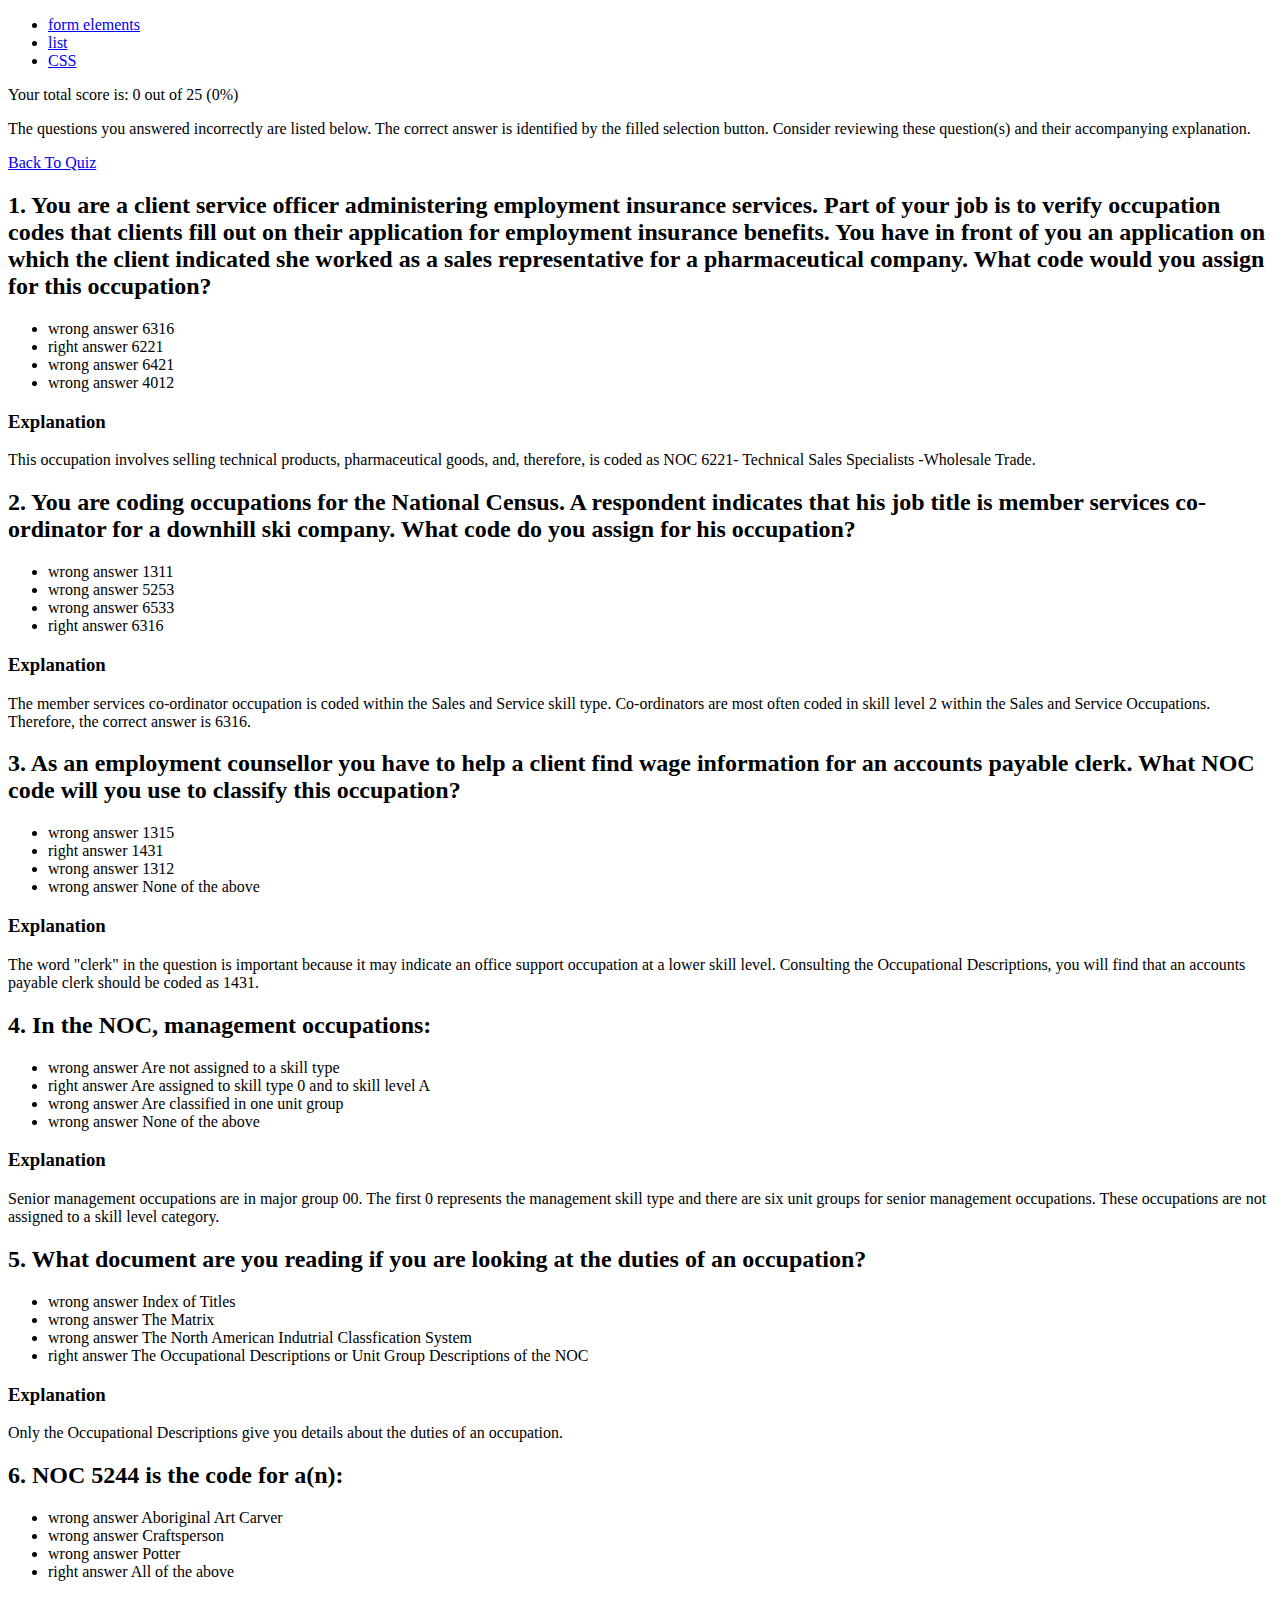
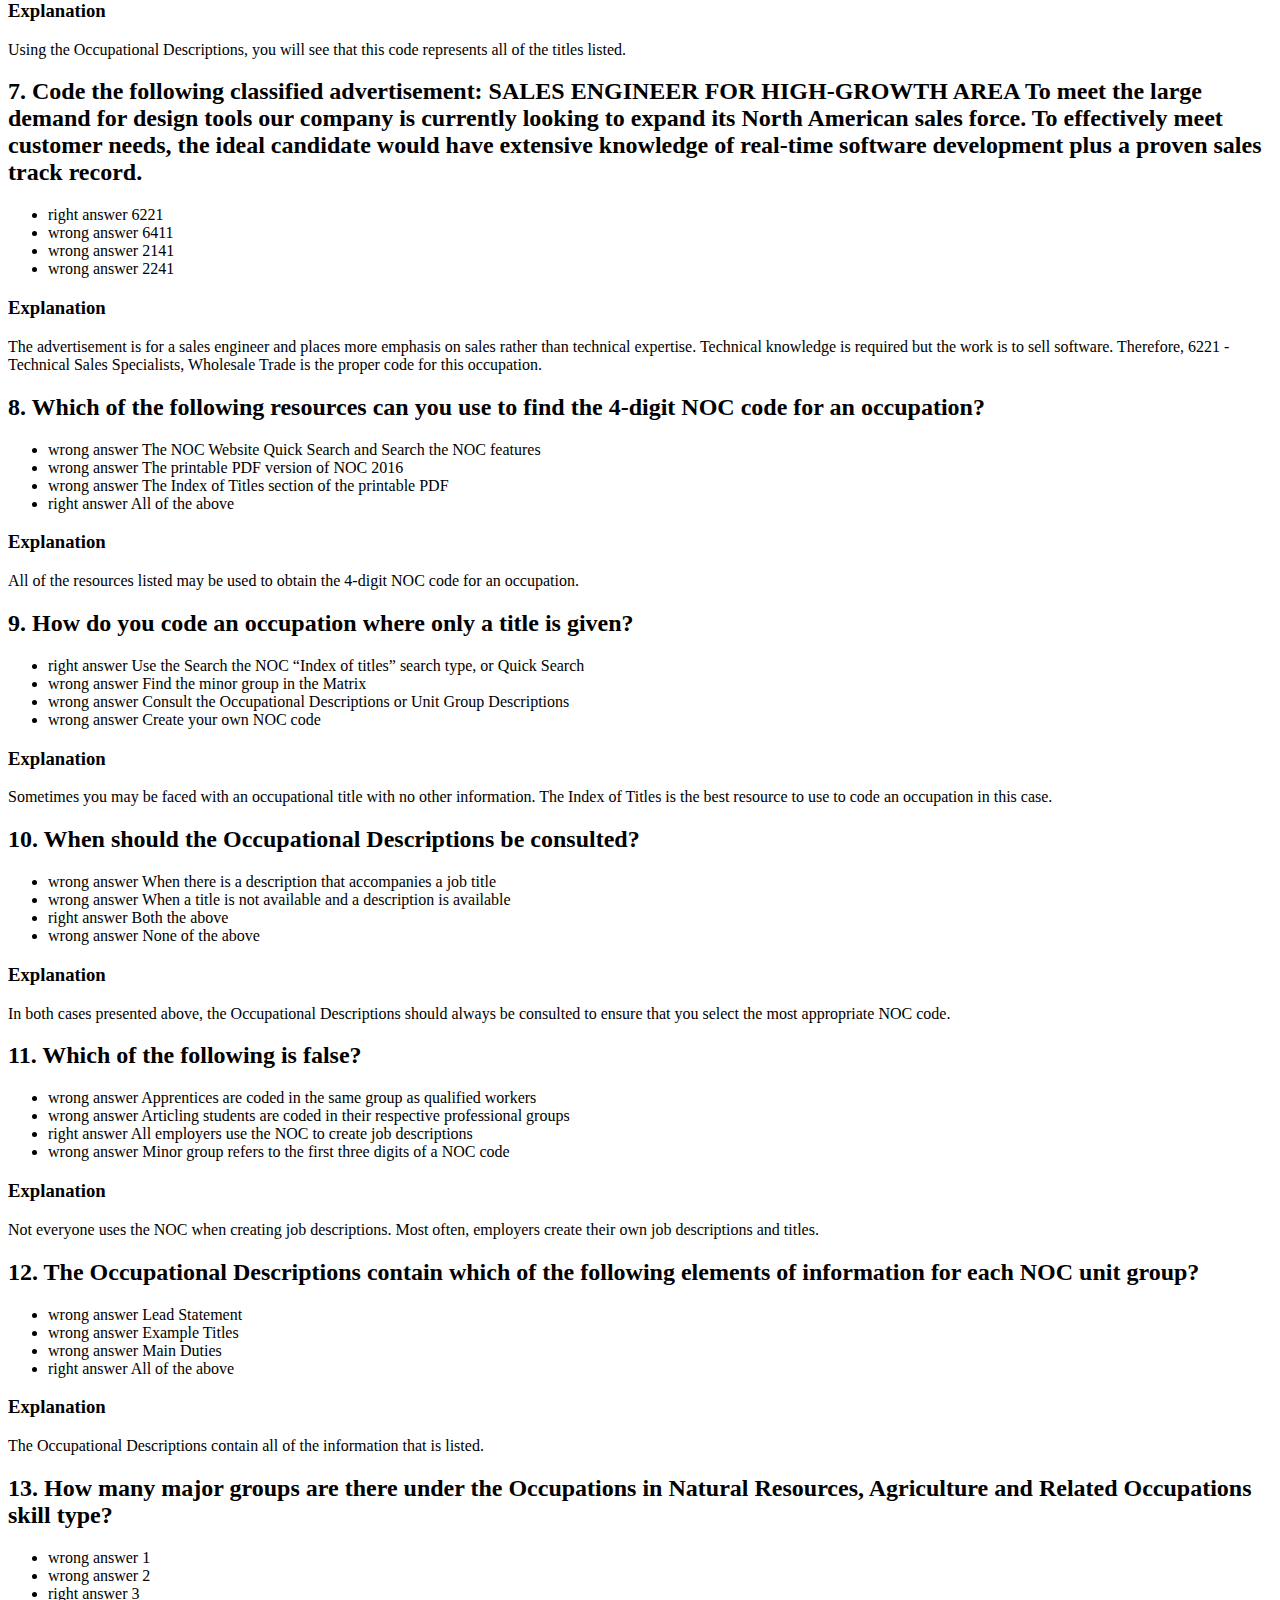
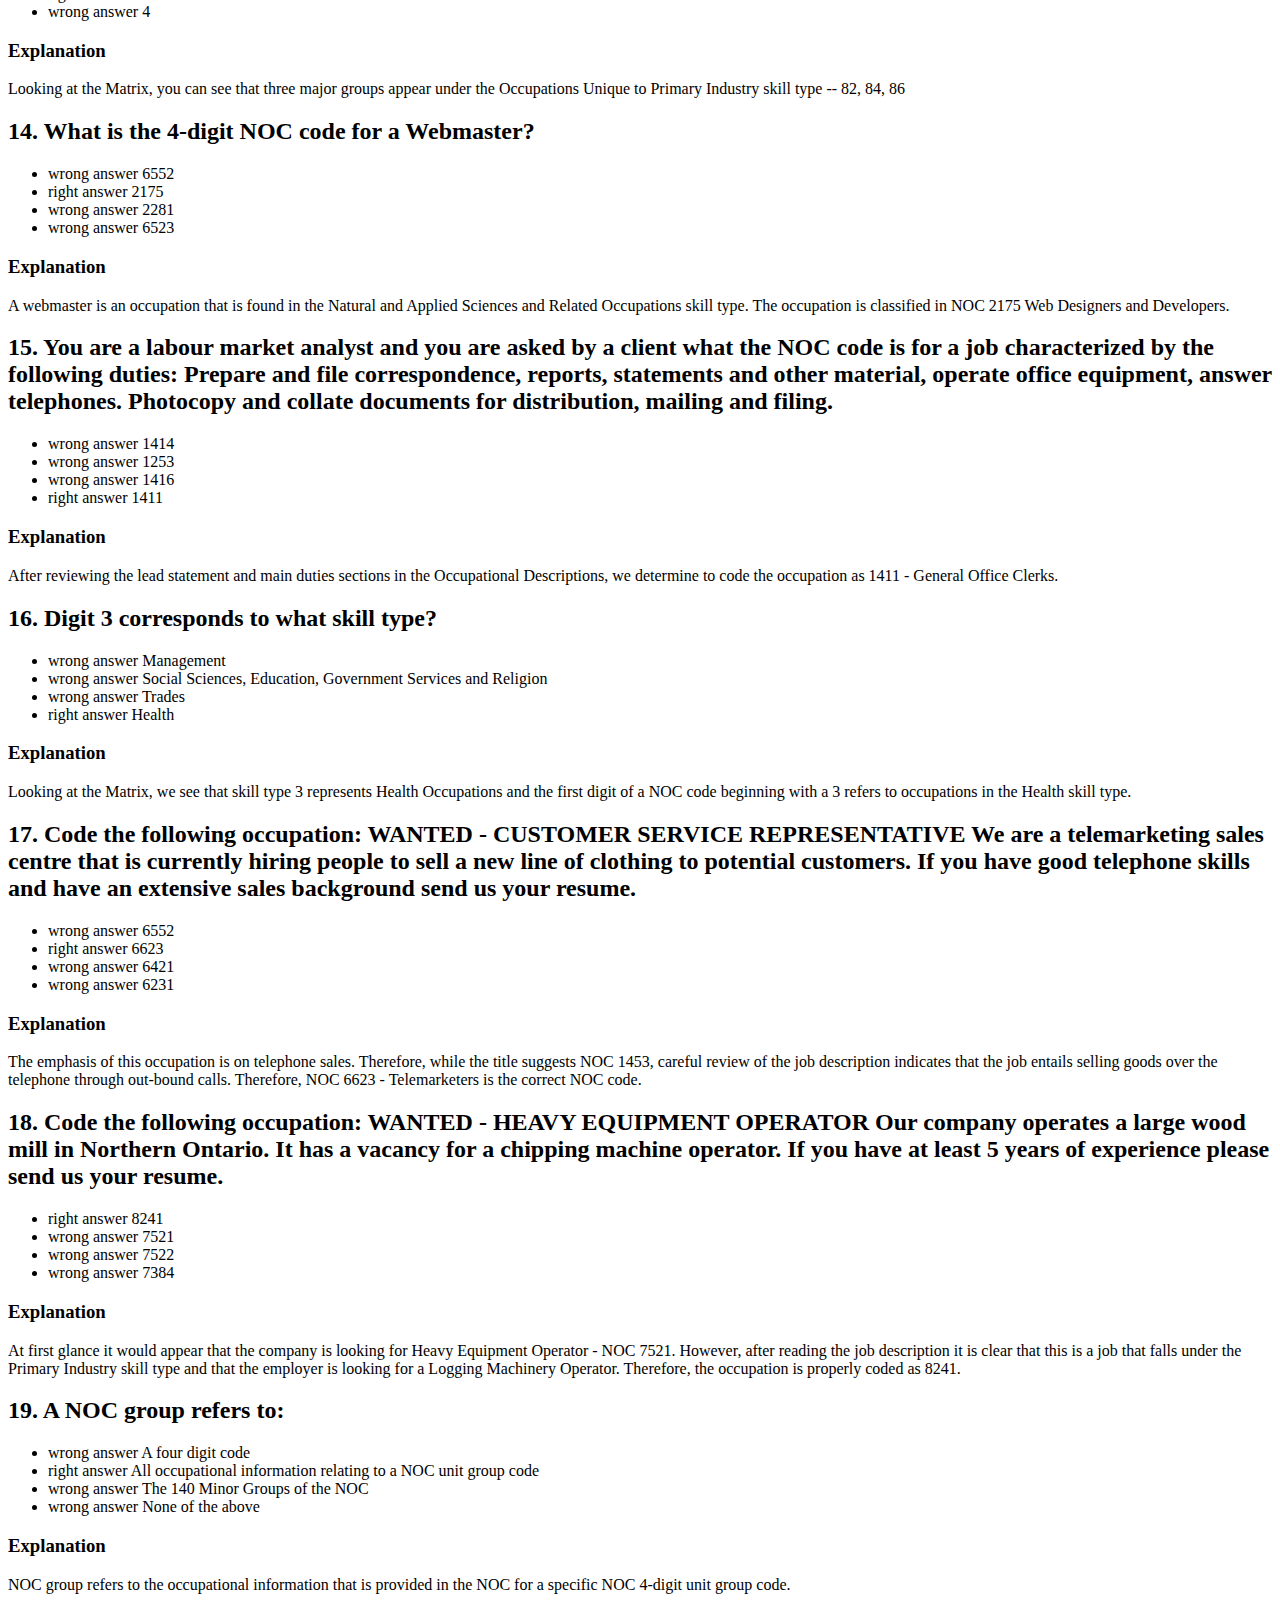
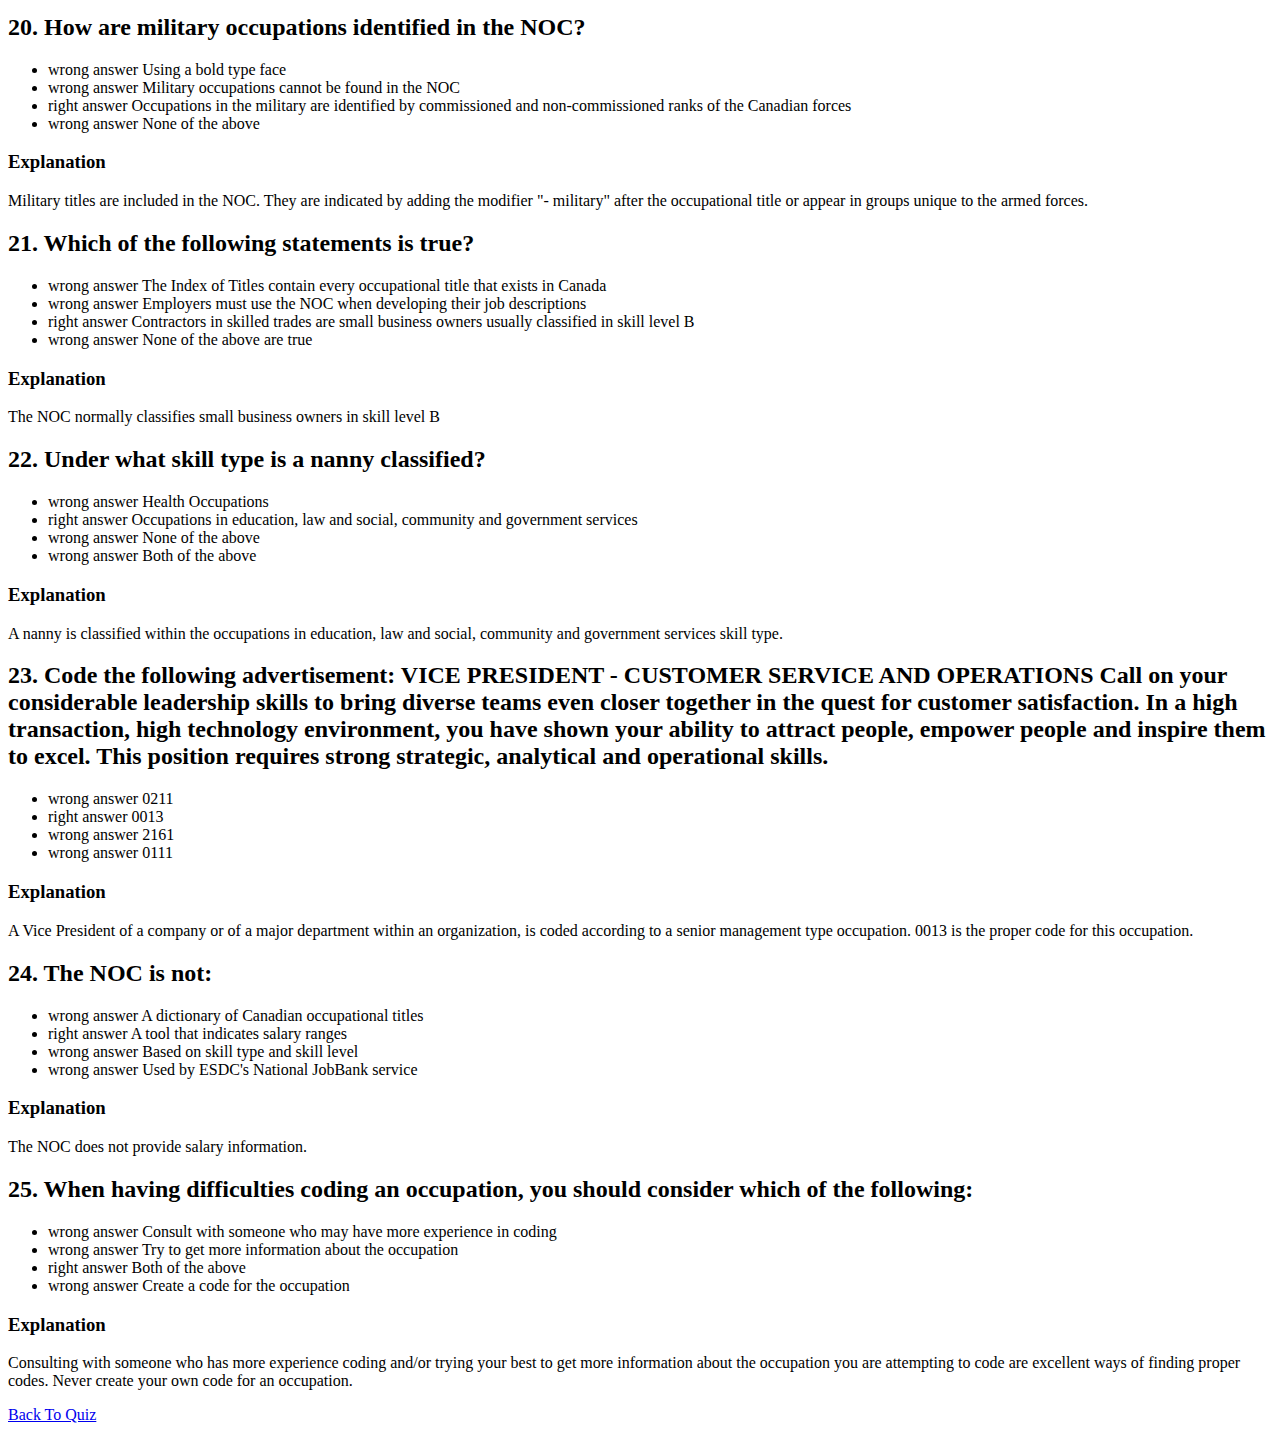
<file: ajaxed.html>
<!DOCTYPE html>
<html lang="en">
<!-- Web Experience Toolkit (WET) / Boîte à outils de l'expérience Web (BOEW)
wet-boew.github.io/wet-boew/License-en.html / wet-boew.github.io/wet-boew/Licence-fr.html -->
<!-- DataAjaxFragmentStart -->
<ul>
	<li><a href="responses.html">form elements</a></li>
	<li><a href="responses-list.html">list</a></li>
	<li><a href="custom.css">CSS</a></li>
</ul>
<div id="NOCWebsiteMainContent_lblResultDisplay">
	
	<p>Your total score is: 0 out of 25 (0%)</p>
	
	<p>The questions you answered incorrectly are listed below. The correct answer is identified by the filled selection button. Consider reviewing these question(s) and their accompanying explanation.</p>
</div>
<div class="ExtraMarginTop">
	<a href="#" class="btn btn-default">Back To Quiz</a>
</div>
<div class="form-group">
	<div class="noc-quiz">
		<h2 class="noc-question">1. You are a client service officer administering employment insurance services. Part of your job is to verify occupation codes that clients fill out on their application for employment insurance benefits.
		
		<span>You have in front of you an application on which the client indicated she worked as a sales representative for a pharmaceutical company. What code would you assign for this occupation? </span></h2>
		<ul class="list-unstyled">
			<li><span class="glyphicon glyphicon-remove"><span class="wb-inv">wrong answer </span></span>6316</li>
			<li><span class="glyphicon glyphicon-ok"><span class="wb-inv">right answer </span></span>6221</li>
			<li><span class="glyphicon glyphicon-remove"><span class="wb-inv">wrong answer </span></span>6421</li>
			<li><span class="glyphicon glyphicon-remove"><span class="wb-inv">wrong answer </span></span>4012</li>
		</ul>
		<section id="exp1" class="noc-answer well">
			<h3 class="h4 mrgn-tp-0">Explanation</h3>
			<p>This occupation involves selling technical products, pharmaceutical goods, and, therefore, is coded as NOC 6221- Technical Sales Specialists -Wholesale Trade.</p>
		</section>
	</div>
</div>
<div class="form-group">
	<div class="noc-quiz">
		<h2 class="noc-question">2. You are coding occupations for the National Census.
		
		<span>A respondent indicates that his job title is member services co-ordinator for a downhill ski company.</span>
		
		<span>What code do you assign for his occupation?</span></h2>
		<ul class="list-unstyled">
			<li><span class="glyphicon glyphicon-remove"><span class="wb-inv">wrong answer </span></span>1311</li>
			<li><span class="glyphicon glyphicon-remove"><span class="wb-inv">wrong answer </span></span>5253</li>
			<li><span class="glyphicon glyphicon-remove"><span class="wb-inv">wrong answer </span></span>6533</li>
			<li><span class="glyphicon glyphicon-ok"><span class="wb-inv">right answer </span></span>6316</li>
		</ul>
		<section id="exp2" class="noc-answer well">
			<h3 class="h4 mrgn-tp-0">Explanation</h3>
			<p>The member services co-ordinator occupation is coded within the Sales and Service skill type. Co-ordinators are most often coded in skill level 2 within the Sales and Service Occupations. Therefore, the correct answer is 6316.</p>
		</section>
	</div>
</div>
<div class="form-group">
	<div class="noc-quiz">
		<h2 class="noc-question">3. As an employment counsellor you have to help a client find wage information for an accounts payable clerk.
		
		<span>What NOC code will you use to classify this occupation?</span></h2>
		<ul class="list-unstyled">
			<li><span class="glyphicon glyphicon-remove"><span class="wb-inv">wrong answer </span></span>1315</li>
			<li><span class="glyphicon glyphicon-ok"><span class="wb-inv">right answer </span></span>1431</li>
			<li><span class="glyphicon glyphicon-remove"><span class="wb-inv">wrong answer </span></span>1312</li>
			<li><span class="glyphicon glyphicon-remove"><span class="wb-inv">wrong answer </span></span>None of the above</li>
		</ul>
		<section id="exp3" class="noc-answer well">
			<h3 class="h4 mrgn-tp-0">Explanation</h3>
			<p>The word "clerk" in the question is important because it may indicate an office support occupation at a lower skill level. Consulting the Occupational Descriptions, you will find that an accounts payable clerk should be coded as 1431.</p>
		</section>
	</div>
</div>
<div class="form-group">
	<div class="noc-quiz">
		<h2 class="noc-question">4. In the NOC, management occupations:</h2>
		<ul class="list-unstyled">
			<li><span class="glyphicon glyphicon-remove"><span class="wb-inv">wrong answer </span></span>Are not assigned to a skill type</li>
			<li><span class="glyphicon glyphicon-ok"><span class="wb-inv">right answer </span></span>Are assigned to skill type 0 and to skill level A</li>
			<li><span class="glyphicon glyphicon-remove"><span class="wb-inv">wrong answer </span></span>Are classified in one unit group</li>
			<li><span class="glyphicon glyphicon-remove"><span class="wb-inv">wrong answer </span></span>None of the above</li>
		</ul>
		<section id="exp4" class="noc-answer well">
			<h3 class="h4 mrgn-tp-0">Explanation</h3>
			<p>Senior management occupations are in major group 00. The first 0 represents the management skill type and there are six unit groups for senior management occupations. These occupations are not assigned to a skill level category.</p>
		</section>
	</div>
</div>
<div class="form-group">
	<div class="noc-quiz">
		<h2 class="noc-question">5. What document are you reading if you are looking at the duties of an occupation?</h2>
		<ul class="list-unstyled">
			<li><span class="glyphicon glyphicon-remove"><span class="wb-inv">wrong answer </span></span>Index of Titles</li>
			<li><span class="glyphicon glyphicon-remove"><span class="wb-inv">wrong answer </span></span>The Matrix</li>
			<li><span class="glyphicon glyphicon-remove"><span class="wb-inv">wrong answer </span></span>The North American Indutrial Classfication System</li>
			<li><span class="glyphicon glyphicon-ok"><span class="wb-inv">right answer </span></span>The Occupational Descriptions or Unit Group Descriptions of the NOC</li>
		</ul>
		<section id="exp5" class="noc-answer well">
			<h3 class="h4 mrgn-tp-0">Explanation</h3>
			<p>Only the Occupational Descriptions give you details about the duties of an occupation.</p>
		</section>
	</div>
</div>
<div class="form-group">
	<div class="noc-quiz">
		<h2 class="noc-question">6. NOC 5244 is the code for a(n):</h2>
		<ul class="list-unstyled">
			<li><span class="glyphicon glyphicon-remove"><span class="wb-inv">wrong answer </span></span>Aboriginal Art Carver</li>
			<li><span class="glyphicon glyphicon-remove"><span class="wb-inv">wrong answer </span></span>Craftsperson</li>
			<li><span class="glyphicon glyphicon-remove"><span class="wb-inv">wrong answer </span></span>Potter</li>
			<li><span class="glyphicon glyphicon-ok"><span class="wb-inv">right answer </span></span>All of the above</li>
		</ul>
		<section id="exp6" class="noc-answer well">
			<h3 class="h4 mrgn-tp-0">Explanation</h3>
			<p>Using the Occupational Descriptions, you will see that this code represents all of the titles listed.</p>
		</section>
	</div>
</div>
<div class="form-group">
	<div class="noc-quiz">
		<h2 class="noc-question">7. Code the following classified advertisement:
		
		<span>SALES ENGINEER FOR HIGH-GROWTH AREA</span>
		
		<span>To meet the large demand for design tools our company is currently looking to expand its North American sales force. To effectively meet customer needs, the ideal candidate would have extensive knowledge of real-time software development plus a proven sales track record.</span></h2>
		<ul class="list-unstyled">
			<li><span class="glyphicon glyphicon-ok"><span class="wb-inv">right answer </span></span>6221</li>
			<li><span class="glyphicon glyphicon-remove"><span class="wb-inv">wrong answer </span></span>6411</li>
			<li><span class="glyphicon glyphicon-remove"><span class="wb-inv">wrong answer </span></span>2141</li>
			<li><span class="glyphicon glyphicon-remove"><span class="wb-inv">wrong answer </span></span>2241</li>
		</ul>
		<section id="exp7" class="noc-answer well">
			<h3 class="h4 mrgn-tp-0">Explanation</h3>
			<p>The advertisement is for a sales engineer and places more emphasis on sales rather than technical expertise. Technical knowledge is required but the work is to sell software. Therefore, 6221 - Technical Sales Specialists, Wholesale Trade is the proper code for this occupation.</p>
		</section>
	</div>
</div>
<div class="form-group">
	<div class="noc-quiz">
		<h2 class="noc-question">8. Which of the following resources can you use to find the 4-digit NOC code for an occupation?</h2>
		<ul class="list-unstyled">
			<li><span class="glyphicon glyphicon-remove"><span class="wb-inv">wrong answer </span></span>The NOC Website Quick Search and Search the NOC features</li>
			<li><span class="glyphicon glyphicon-remove"><span class="wb-inv">wrong answer </span></span>The printable PDF version of NOC 2016</li>
			<li><span class="glyphicon glyphicon-remove"><span class="wb-inv">wrong answer </span></span>The Index of Titles section of the printable PDF</li>
			<li><span class="glyphicon glyphicon-ok"><span class="wb-inv">right answer </span></span>All of the above</li>
		</ul>
		<section id="exp8" class="noc-answer well">
			<h3 class="h4 mrgn-tp-0">Explanation</h3>
			<p>All of the resources listed may be used to obtain the 4-digit NOC code for an occupation.</p>
		</section>
	</div>
</div>
<div class="form-group">
	<div class="noc-quiz">
		<h2 class="noc-question">9. How do you code an occupation where only a title is given?</h2>
		<ul class="list-unstyled">
			<li><span class="glyphicon glyphicon-ok"><span class="wb-inv">right answer </span></span>Use the Search the NOC “Index of titles” search type, or Quick Search</li>
			<li><span class="glyphicon glyphicon-remove"><span class="wb-inv">wrong answer </span></span>Find the minor group in the Matrix</li>
			<li><span class="glyphicon glyphicon-remove"><span class="wb-inv">wrong answer </span></span>Consult the Occupational Descriptions or Unit Group Descriptions</li>
			<li><span class="glyphicon glyphicon-remove"><span class="wb-inv">wrong answer </span></span>Create your own NOC code</li>
		</ul>
		<section id="exp9" class="noc-answer well">
			<h3 class="h4 mrgn-tp-0">Explanation</h3>
			<p>Sometimes you may be faced with an occupational title with no other information. The Index of Titles is the best resource to use to code an occupation in this case.</p>
		</section>
	</div>
</div>
<div class="form-group">
	<div class="noc-quiz">
		<h2 class="noc-question">10. When should the Occupational Descriptions be consulted?</h2>
		<ul class="list-unstyled">
			<li><span class="glyphicon glyphicon-remove"><span class="wb-inv">wrong answer </span></span>When there is a description that accompanies a job title</li>
			<li><span class="glyphicon glyphicon-remove"><span class="wb-inv">wrong answer </span></span>When a title is not available and a description is available</li>
			<li><span class="glyphicon glyphicon-ok"><span class="wb-inv">right answer </span></span>Both the above</li>
			<li><span class="glyphicon glyphicon-remove"><span class="wb-inv">wrong answer </span></span>None of the above</li>
		</ul>
		<section id="exp10" class="noc-answer well">
			<h3 class="h4 mrgn-tp-0">Explanation</h3>
			<p>In both cases presented above, the Occupational Descriptions should always be consulted to ensure that you select the most appropriate NOC code.</p>
		</section>
	</div>
</div>
<div class="form-group">
	<div class="noc-quiz">
		<h2 class="noc-question">11. Which of the following is false?</h2>
		<ul class="list-unstyled">
			<li><span class="glyphicon glyphicon-remove"><span class="wb-inv">wrong answer </span></span>Apprentices are coded in the same group as qualified workers</li>
			<li><span class="glyphicon glyphicon-remove"><span class="wb-inv">wrong answer </span></span>Articling students are coded in their respective professional groups</li>
			<li><span class="glyphicon glyphicon-ok"><span class="wb-inv">right answer </span></span>All employers use the NOC to create job descriptions</li>
			<li><span class="glyphicon glyphicon-remove"><span class="wb-inv">wrong answer </span></span>Minor group refers to the first three digits of a NOC code</li>
		</ul>
		<section id="exp11" class="noc-answer well">
			<h3 class="h4 mrgn-tp-0">Explanation</h3>
			<p>Not everyone uses the NOC when creating job descriptions. Most often, employers create their own job descriptions and titles.</p>
		</section>
	</div>
</div>
<div class="form-group">
	<div class="noc-quiz">
		<h2 class="noc-question">12. The Occupational Descriptions contain which of the following elements of information for each NOC unit group?</h2>
		<ul class="list-unstyled">
			<li><span class="glyphicon glyphicon-remove"><span class="wb-inv">wrong answer </span></span>Lead Statement</li>
			<li><span class="glyphicon glyphicon-remove"><span class="wb-inv">wrong answer </span></span>Example Titles</li>
			<li><span class="glyphicon glyphicon-remove"><span class="wb-inv">wrong answer </span></span>Main Duties</li>
			<li><span class="glyphicon glyphicon-ok"><span class="wb-inv">right answer </span></span>All of the above</li>
		</ul>
		<section id="exp12" class="noc-answer well">
			<h3 class="h4 mrgn-tp-0">Explanation</h3>
			<p>The Occupational Descriptions contain all of the information that is listed.</p>
		</section>
	</div>
</div>
<div class="form-group">
	<div class="noc-quiz">
		<h2 class="noc-question">13. How many major groups are there under the Occupations in Natural Resources, Agriculture and Related Occupations skill type?</h2>
		<ul class="list-unstyled">
			<li><span class="glyphicon glyphicon-remove"><span class="wb-inv">wrong answer </span></span>1</li>
			<li><span class="glyphicon glyphicon-remove"><span class="wb-inv">wrong answer </span></span>2</li>
			<li><span class="glyphicon glyphicon-ok"><span class="wb-inv">right answer </span></span>3</li>
			<li><span class="glyphicon glyphicon-remove"><span class="wb-inv">wrong answer </span></span>4</li>
		</ul>
		<section id="exp13" class="noc-answer well">
			<h3 class="h4 mrgn-tp-0">Explanation</h3>
			<p>Looking at the Matrix, you can see that three major groups appear under the Occupations Unique to Primary Industry skill type -- 82, 84, 86</p>
		</section>
	</div>
</div>
<div class="form-group">
	<div class="noc-quiz">
		<h2 class="noc-question">14. What is the 4-digit NOC code for a Webmaster?</h2>
		<ul class="list-unstyled">
			<li><span class="glyphicon glyphicon-remove"><span class="wb-inv">wrong answer </span></span>6552</li>
			<li><span class="glyphicon glyphicon-ok"><span class="wb-inv">right answer </span></span>2175</li>
			<li><span class="glyphicon glyphicon-remove"><span class="wb-inv">wrong answer </span></span>2281</li>
			<li><span class="glyphicon glyphicon-remove"><span class="wb-inv">wrong answer </span></span>6523</li>
		</ul>
		<section id="exp14" class="noc-answer well">
			<h3 class="h4 mrgn-tp-0">Explanation</h3>
			<p>A webmaster is an occupation that is found in the Natural and Applied Sciences and Related Occupations skill type. The occupation is classified in NOC 2175 Web Designers and Developers.</p>
		</section>
	</div>
</div>
<div class="form-group">
	<div class="noc-quiz">
		<h2 class="noc-question">15. You are a labour market analyst and you are asked by a client what the NOC code is for a job characterized by the following duties:
		
		<span>Prepare and file correspondence, reports, statements and other material, operate office equipment, answer telephones. Photocopy and collate documents for distribution, mailing and filing.</span></h2>
		<ul class="list-unstyled">
			<li><span class="glyphicon glyphicon-remove"><span class="wb-inv">wrong answer </span></span>1414</li>
			<li><span class="glyphicon glyphicon-remove"><span class="wb-inv">wrong answer </span></span>1253</li>
			<li><span class="glyphicon glyphicon-remove"><span class="wb-inv">wrong answer </span></span>1416</li>
			<li><span class="glyphicon glyphicon-ok"><span class="wb-inv">right answer </span></span>1411</li>
		</ul>
		<section id="exp15" class="noc-answer well">
			<h3 class="h4 mrgn-tp-0">Explanation</h3>
			<p>After reviewing the lead statement and main duties sections in the Occupational Descriptions, we determine to code the occupation as 1411 - General Office Clerks.</p>
		</section>
	</div>
</div>
<div class="form-group">
	<div class="noc-quiz">
		<h2 class="noc-question">16. Digit 3 corresponds to what skill type?</h2>
		<ul class="list-unstyled">
			<li><span class="glyphicon glyphicon-remove"><span class="wb-inv">wrong answer </span></span>Management</li>
			<li><span class="glyphicon glyphicon-remove"><span class="wb-inv">wrong answer </span></span>Social Sciences, Education, Government Services and Religion</li>
			<li><span class="glyphicon glyphicon-remove"><span class="wb-inv">wrong answer </span></span>Trades</li>
			<li><span class="glyphicon glyphicon-ok"><span class="wb-inv">right answer </span></span>Health</li>
		</ul>
		<section id="exp16" class="noc-answer well">
			<h3 class="h4 mrgn-tp-0">Explanation</h3>
			<p>Looking at the Matrix, we see that skill type 3 represents Health Occupations and the first digit of a NOC code beginning with a 3 refers to occupations in the Health skill type.</p>
		</section>
	</div>
</div>
<div class="form-group">
	<div class="noc-quiz">
		<h2 class="noc-question">17. Code the following occupation:
		
		<span>WANTED - CUSTOMER SERVICE REPRESENTATIVE</span>
		
		<span>We are a telemarketing sales centre that is currently hiring people to sell a new line of clothing to potential customers. If you have good telephone skills and have an extensive sales background send us your resume.</span></h2>
		<ul class="list-unstyled">
			<li><span class="glyphicon glyphicon-remove"><span class="wb-inv">wrong answer </span></span>6552</li>
			<li><span class="glyphicon glyphicon-ok"><span class="wb-inv">right answer </span></span>6623</li>
			<li><span class="glyphicon glyphicon-remove"><span class="wb-inv">wrong answer </span></span>6421</li>
			<li><span class="glyphicon glyphicon-remove"><span class="wb-inv">wrong answer </span></span>6231</li>
		</ul>
		<section id="exp17" class="noc-answer well">
			<h3 class="h4 mrgn-tp-0">Explanation</h3>
			<p>The emphasis of this occupation is on telephone sales. Therefore, while the title suggests NOC 1453, careful review of the job description indicates that the job entails selling goods over the telephone through out-bound calls. Therefore, NOC 6623 - Telemarketers is the correct NOC code.</p>
		</section>
	</div>
</div>
<div class="form-group">
	<div class="noc-quiz">
		<h2 class="noc-question">18. Code the following occupation:
		
		<span>WANTED - HEAVY EQUIPMENT OPERATOR</span>
		
		<span>Our company operates a large wood mill in Northern Ontario. It has a vacancy for a chipping machine operator. If you have at least 5 years of experience please send us your resume.</span></h2>
		<ul class="list-unstyled">
			<li><span class="glyphicon glyphicon-ok"><span class="wb-inv">right answer </span></span>8241</li>
			<li><span class="glyphicon glyphicon-remove"><span class="wb-inv">wrong answer </span></span>7521</li>
			<li><span class="glyphicon glyphicon-remove"><span class="wb-inv">wrong answer </span></span>7522</li>
			<li><span class="glyphicon glyphicon-remove"><span class="wb-inv">wrong answer </span></span>7384</li>
		</ul>
		<section id="exp18" class="noc-answer well">
			<h3 class="h4 mrgn-tp-0">Explanation</h3>
			<p>At first glance it would appear that the company is looking for Heavy Equipment Operator - NOC 7521. However, after reading the job description it is clear that this is a job that falls under the Primary Industry skill type and that the employer is looking for a Logging Machinery Operator. Therefore, the occupation is properly coded as 8241.</p>
		</section>
	</div>
</div>
<div class="form-group">
	<div class="noc-quiz">
		<h2 class="noc-question">19. A NOC group refers to:</h2>
		<ul class="list-unstyled">
			<li><span class="glyphicon glyphicon-remove"><span class="wb-inv">wrong answer </span></span>A four digit code</li>
			<li><span class="glyphicon glyphicon-ok"><span class="wb-inv">right answer </span></span>All occupational information relating to a NOC unit group code</li>
			<li><span class="glyphicon glyphicon-remove"><span class="wb-inv">wrong answer </span></span>The 140 Minor Groups of the NOC</li>
			<li><span class="glyphicon glyphicon-remove"><span class="wb-inv">wrong answer </span></span>None of the above</li>
		</ul>
		<section id="exp19" class="noc-answer well">
			<h3 class="h4 mrgn-tp-0">Explanation</h3>
			<p>NOC group refers to the occupational information that is provided in the NOC for a specific NOC 4-digit unit group code.</p>
		</section>
	</div>
</div>
<div class="form-group">
	<div class="noc-quiz">
		<h2 class="noc-question">20. How are military occupations identified in the NOC?</h2>
		<ul class="list-unstyled">
			<li><span class="glyphicon glyphicon-remove"><span class="wb-inv">wrong answer </span></span>Using a bold type face</li>
			<li><span class="glyphicon glyphicon-remove"><span class="wb-inv">wrong answer </span></span>Military occupations cannot be found in the NOC</li>
			<li><span class="glyphicon glyphicon-ok"><span class="wb-inv">right answer </span></span>Occupations in the military are identified by commissioned and non-commissioned ranks of the Canadian forces</li>
			<li><span class="glyphicon glyphicon-remove"><span class="wb-inv">wrong answer </span></span>None of the above</li>
		</ul>
		<section id="exp20" class="noc-answer well">
			<h3 class="h4 mrgn-tp-0">Explanation</h3>
			<p>Military titles are included in the NOC. They are indicated by adding the modifier "- military" after the occupational title or appear in groups unique to the armed forces.</p>
		</section>
	</div>
</div>
<div class="form-group">
	<div class="noc-quiz">
		<h2 class="noc-question">21. Which of the following statements is true?</h2>
		<ul class="list-unstyled">
			<li><span class="glyphicon glyphicon-remove"><span class="wb-inv">wrong answer </span></span>The Index of Titles contain every occupational title that exists in Canada</li>
			<li><span class="glyphicon glyphicon-remove"><span class="wb-inv">wrong answer </span></span>Employers must use the NOC when developing their job descriptions</li>
			<li><span class="glyphicon glyphicon-ok"><span class="wb-inv">right answer </span></span>Contractors in skilled trades are small business owners usually classified in skill level B</li>
			<li><span class="glyphicon glyphicon-remove"><span class="wb-inv">wrong answer </span></span>None of the above are true</li>
		</ul>
		<section id="exp21" class="noc-answer well">
			<h3 class="h4 mrgn-tp-0">Explanation</h3>
			<p>The NOC normally classifies small business owners in skill level B</p>
		</section>
	</div>
</div>
<div class="form-group">
	<div class="noc-quiz">
		<h2 class="noc-question">22. Under what skill type is a nanny classified?</h2>
		<ul class="list-unstyled">
			<li><span class="glyphicon glyphicon-remove"><span class="wb-inv">wrong answer </span></span>Health Occupations</li>
			<li><span class="glyphicon glyphicon-ok"><span class="wb-inv">right answer </span></span>Occupations in education, law and social, community and government services</li>
			<li><span class="glyphicon glyphicon-remove"><span class="wb-inv">wrong answer </span></span>None of the above</li>
			<li><span class="glyphicon glyphicon-remove"><span class="wb-inv">wrong answer </span></span>Both of the above</li>
		</ul>
		<section id="exp22" class="noc-answer well">
			<h3 class="h4 mrgn-tp-0">Explanation</h3>
			<p>A nanny is classified within the occupations in education, law and social, community and government services skill type.</p>
		</section>
	</div>
</div>
<div class="form-group">
	<div class="noc-quiz">
		<h2 class="noc-question">23. Code the following advertisement:
		
		<span>VICE PRESIDENT - CUSTOMER SERVICE AND OPERATIONS</span>
		
		<span>Call on your considerable leadership skills to bring diverse teams even closer together in the quest for customer satisfaction.</span>
		
		<span>In a high transaction, high technology environment, you have shown your ability to attract people, empower people and inspire them to excel. This position requires strong strategic, analytical and operational skills.</span></h2>
		<ul class="list-unstyled">
			<li><span class="glyphicon glyphicon-remove"><span class="wb-inv">wrong answer </span></span>0211</li>
			<li><span class="glyphicon glyphicon-ok"><span class="wb-inv">right answer </span></span>0013</li>
			<li><span class="glyphicon glyphicon-remove"><span class="wb-inv">wrong answer </span></span>2161</li>
			<li><span class="glyphicon glyphicon-remove"><span class="wb-inv">wrong answer </span></span>0111</li>
		</ul>
		<section id="exp23" class="noc-answer well">
			<h3 class="h4 mrgn-tp-0">Explanation</h3>
			<p>A Vice President of a company or of a major department within an organization, is coded according to a senior management type occupation. 0013 is the proper code for this occupation.</p>
		</section>
	</div>
</div>
<div class="form-group">
	<div class="noc-quiz">
		<h2 class="noc-question">24. The NOC is not:</h2>
		<ul class="list-unstyled">
			<li><span class="glyphicon glyphicon-remove"><span class="wb-inv">wrong answer </span></span>A dictionary of Canadian occupational titles</li>
			<li><span class="glyphicon glyphicon-ok"><span class="wb-inv">right answer </span></span>A tool that indicates salary ranges</li>
			<li><span class="glyphicon glyphicon-remove"><span class="wb-inv">wrong answer </span></span>Based on skill type and skill level</li>
			<li><span class="glyphicon glyphicon-remove"><span class="wb-inv">wrong answer </span></span>Used by ESDC's National JobBank service </li>
		</ul>
		<section id="exp24" class="noc-answer well">
			<h3 class="h4 mrgn-tp-0">Explanation</h3>
			<p>The NOC does not provide salary information.</p>
		</section>
	</div>
</div>
<div class="form-group">
	<div class="noc-quiz">
		<h2 class="noc-question">25. When having difficulties coding an occupation, you should consider which of the following:</h2>
		<ul class="list-unstyled">
			<li><span class="glyphicon glyphicon-remove"><span class="wb-inv">wrong answer </span></span>Consult with someone who may have more experience in coding</li>
			<li><span class="glyphicon glyphicon-remove"><span class="wb-inv">wrong answer </span></span>Try to get more information about the occupation</li>
			<li><span class="glyphicon glyphicon-ok"><span class="wb-inv">right answer </span></span>Both of the above</li>
			<li><span class="glyphicon glyphicon-remove"><span class="wb-inv">wrong answer </span></span>Create a code for the occupation</li>
		</ul>
		<section id="exp25" class="noc-answer well">
			<h3 class="h4 mrgn-tp-0">Explanation</h3>
			<p>Consulting with someone who has more experience coding and/or trying your best to get more information about the occupation you are attempting to code are excellent ways of finding proper codes. Never create your own code for an occupation.</p>
		</section>
	</div>
</div>
<p class="ExtraMarginTop">
	<a href="#" class="btn btn-default">Back To Quiz</a>
</p>

</html>
</file>
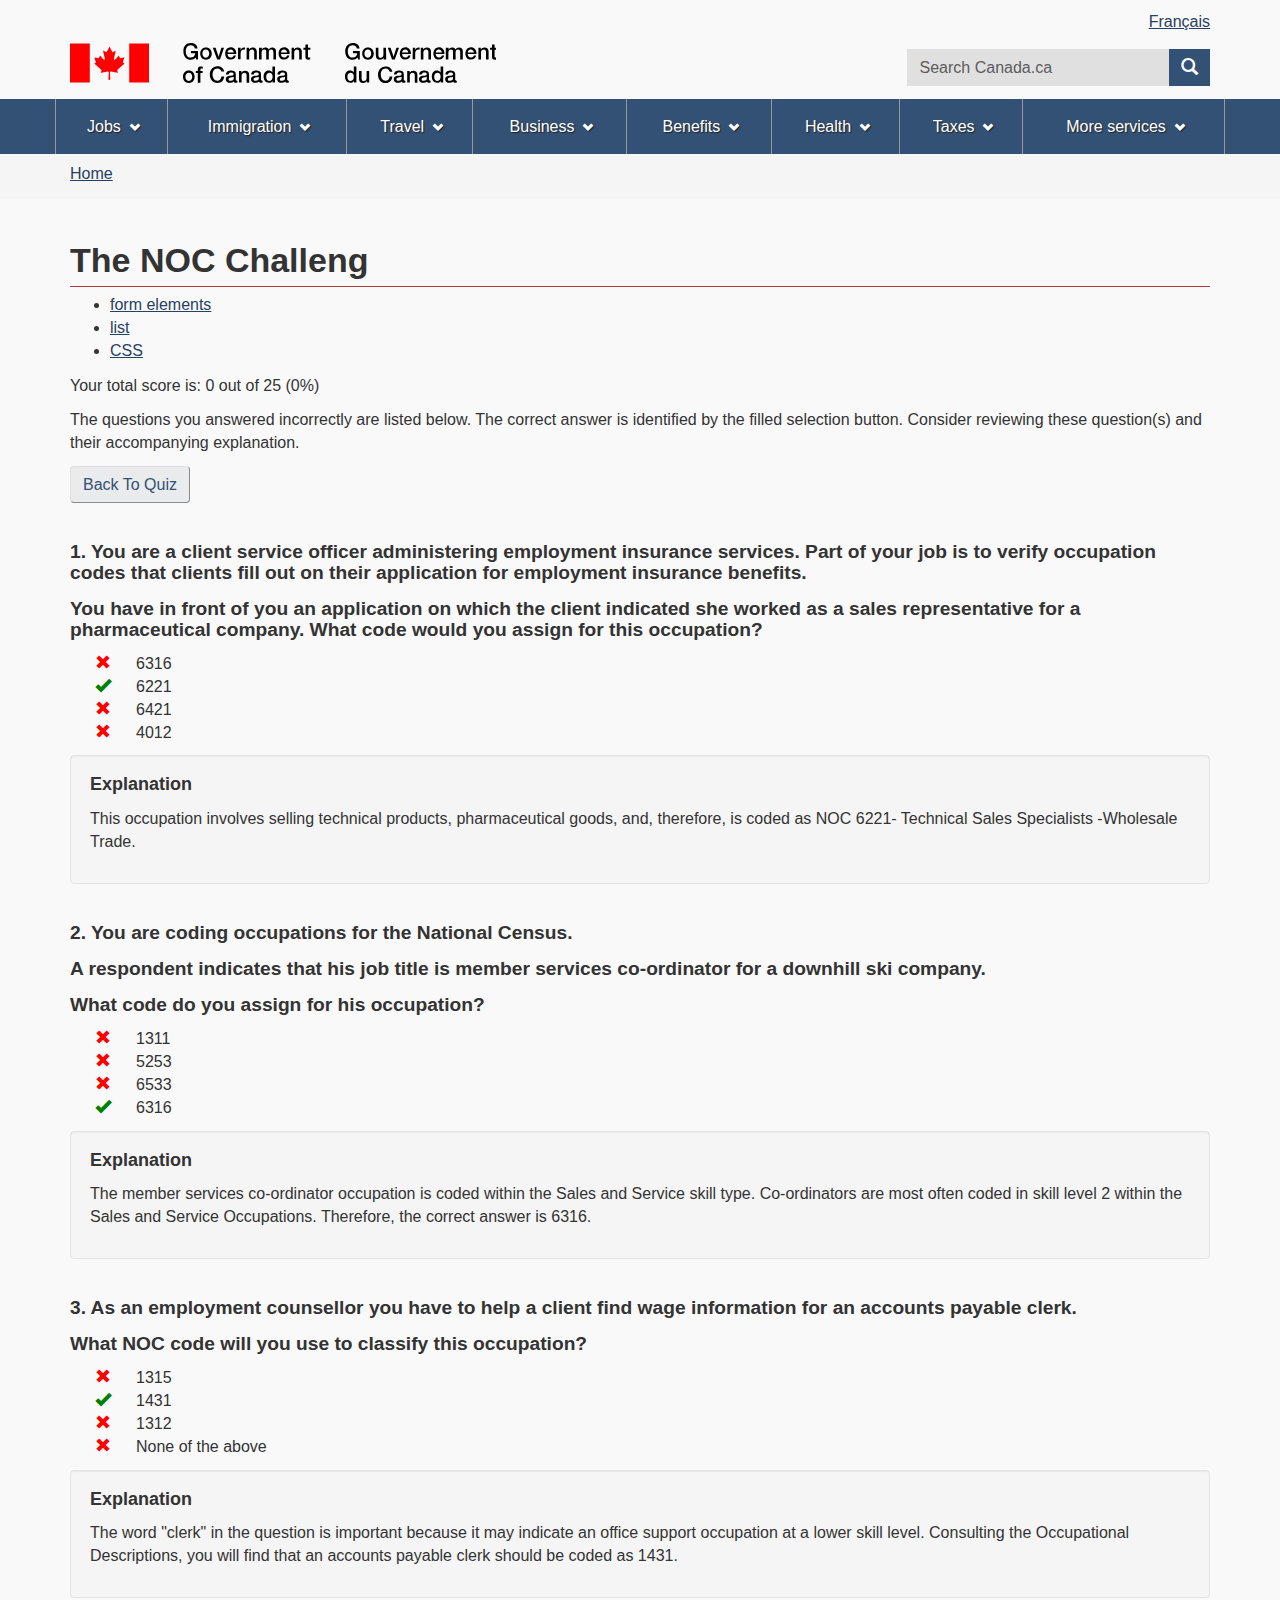
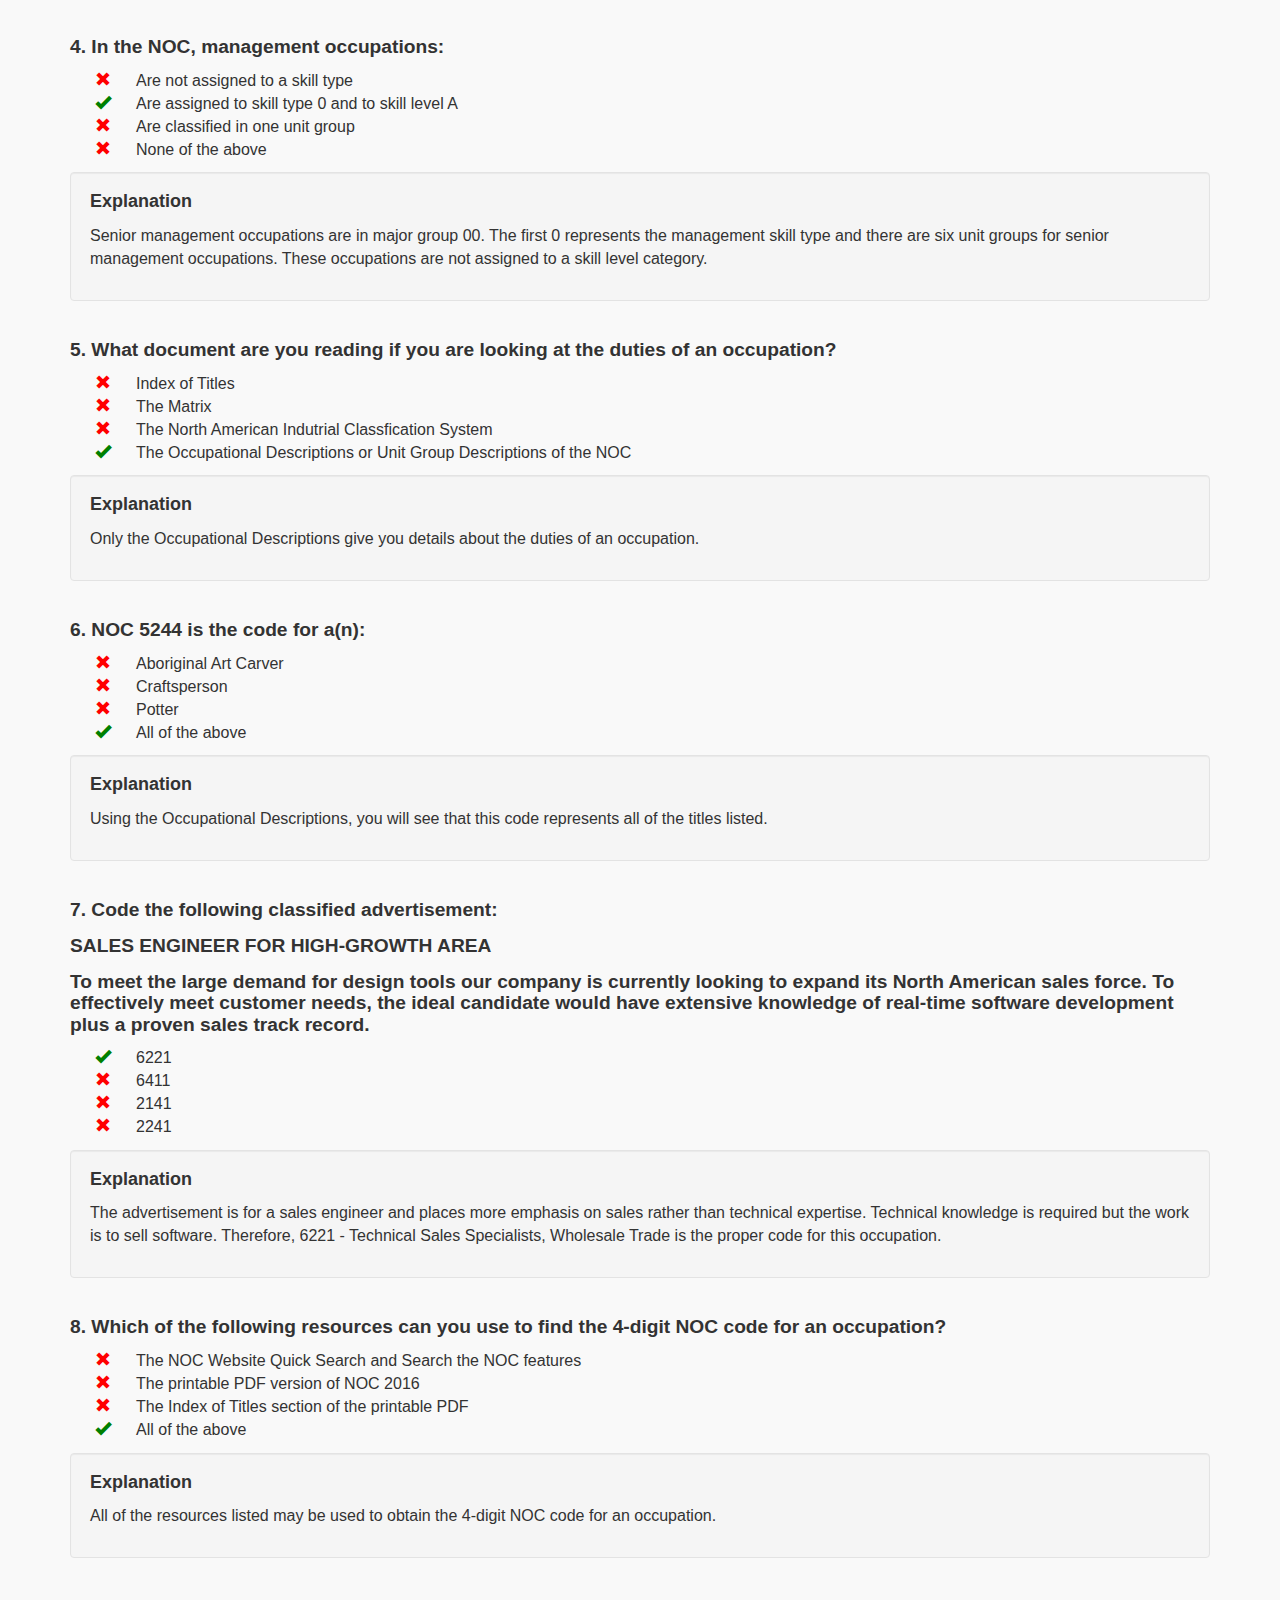
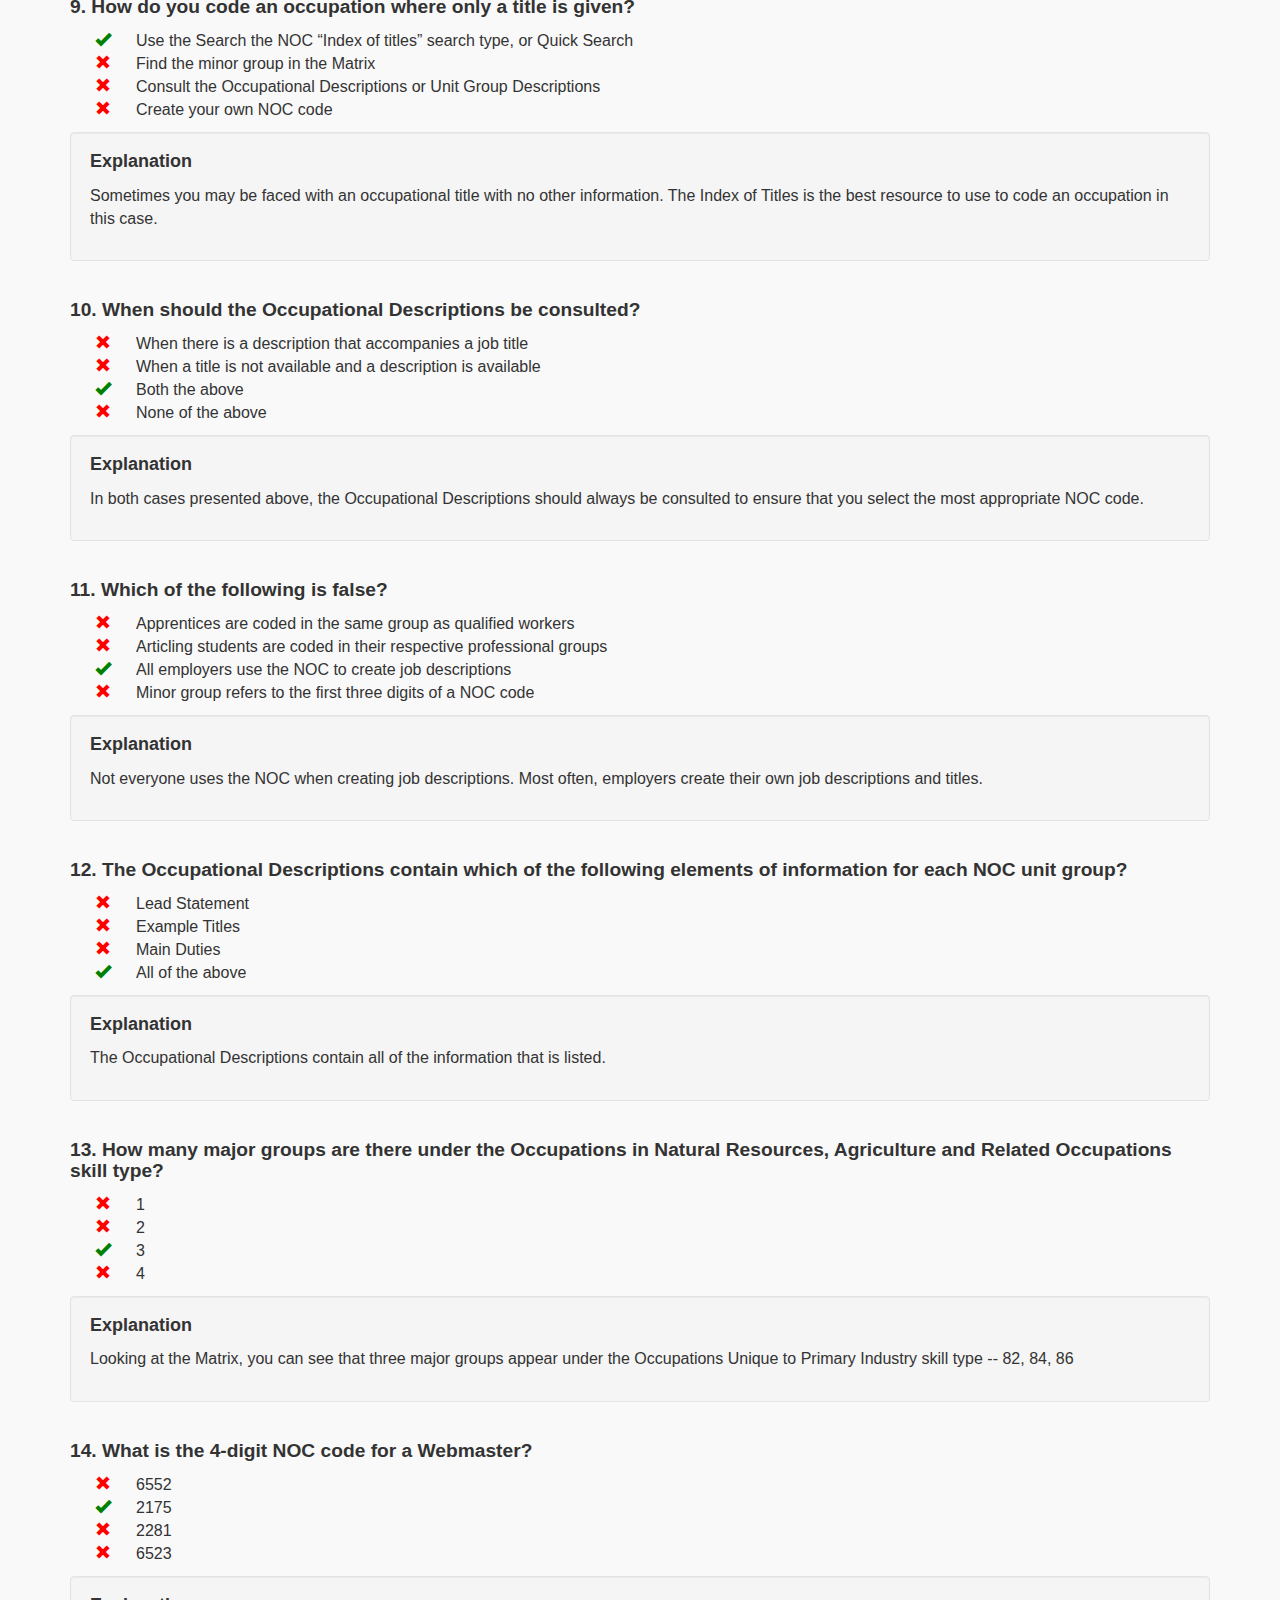
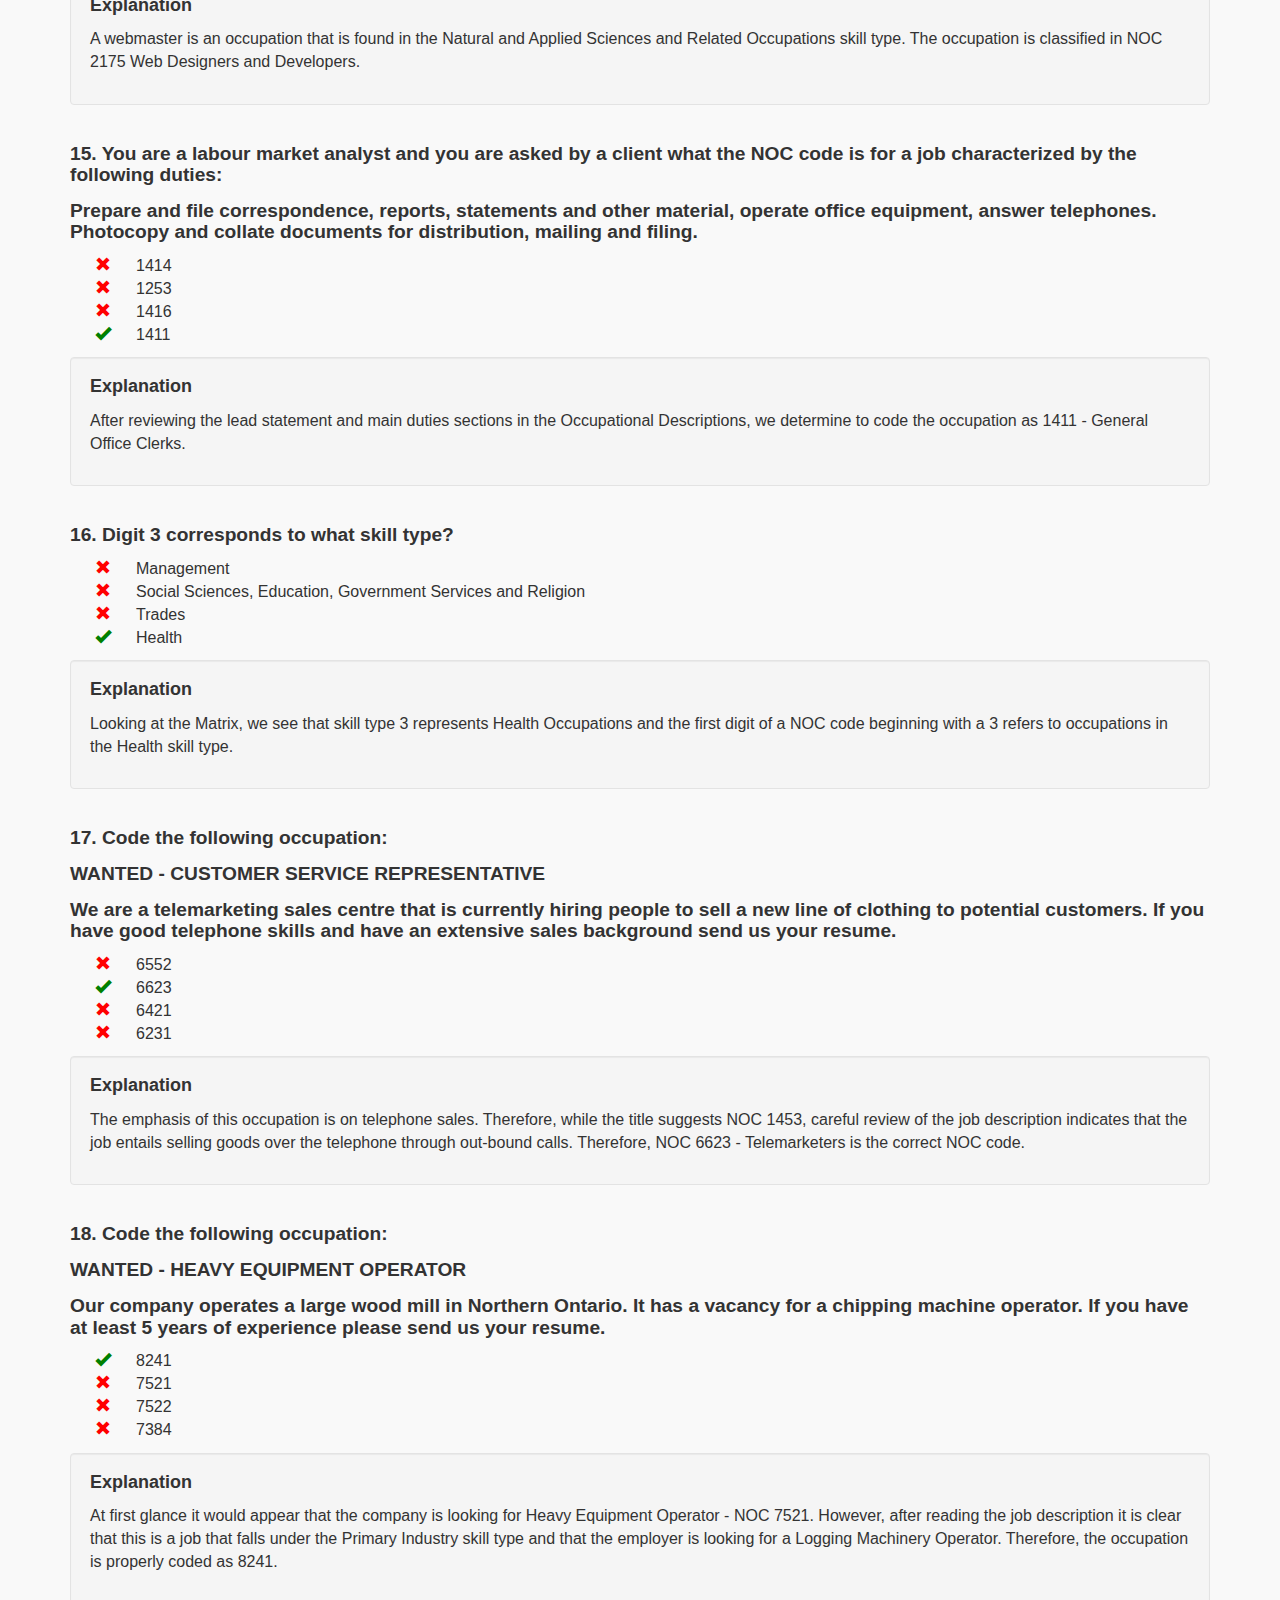
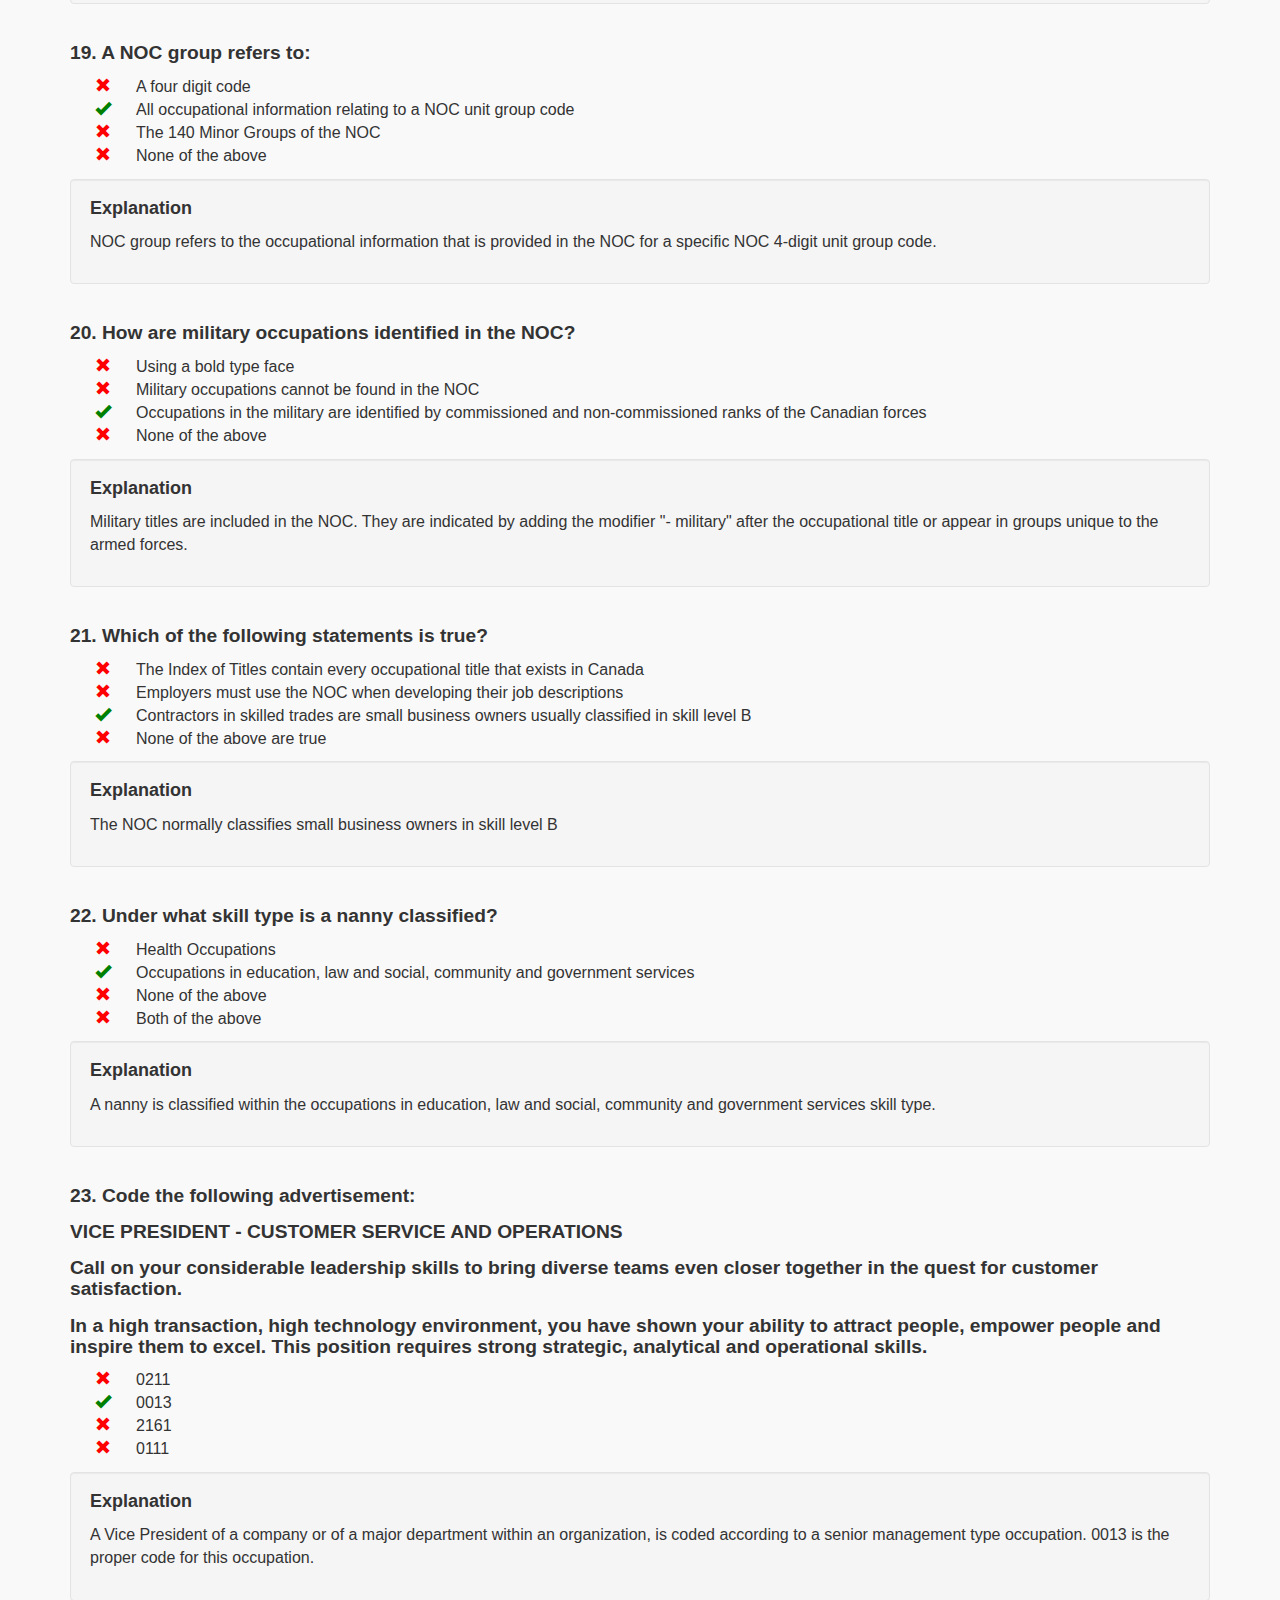
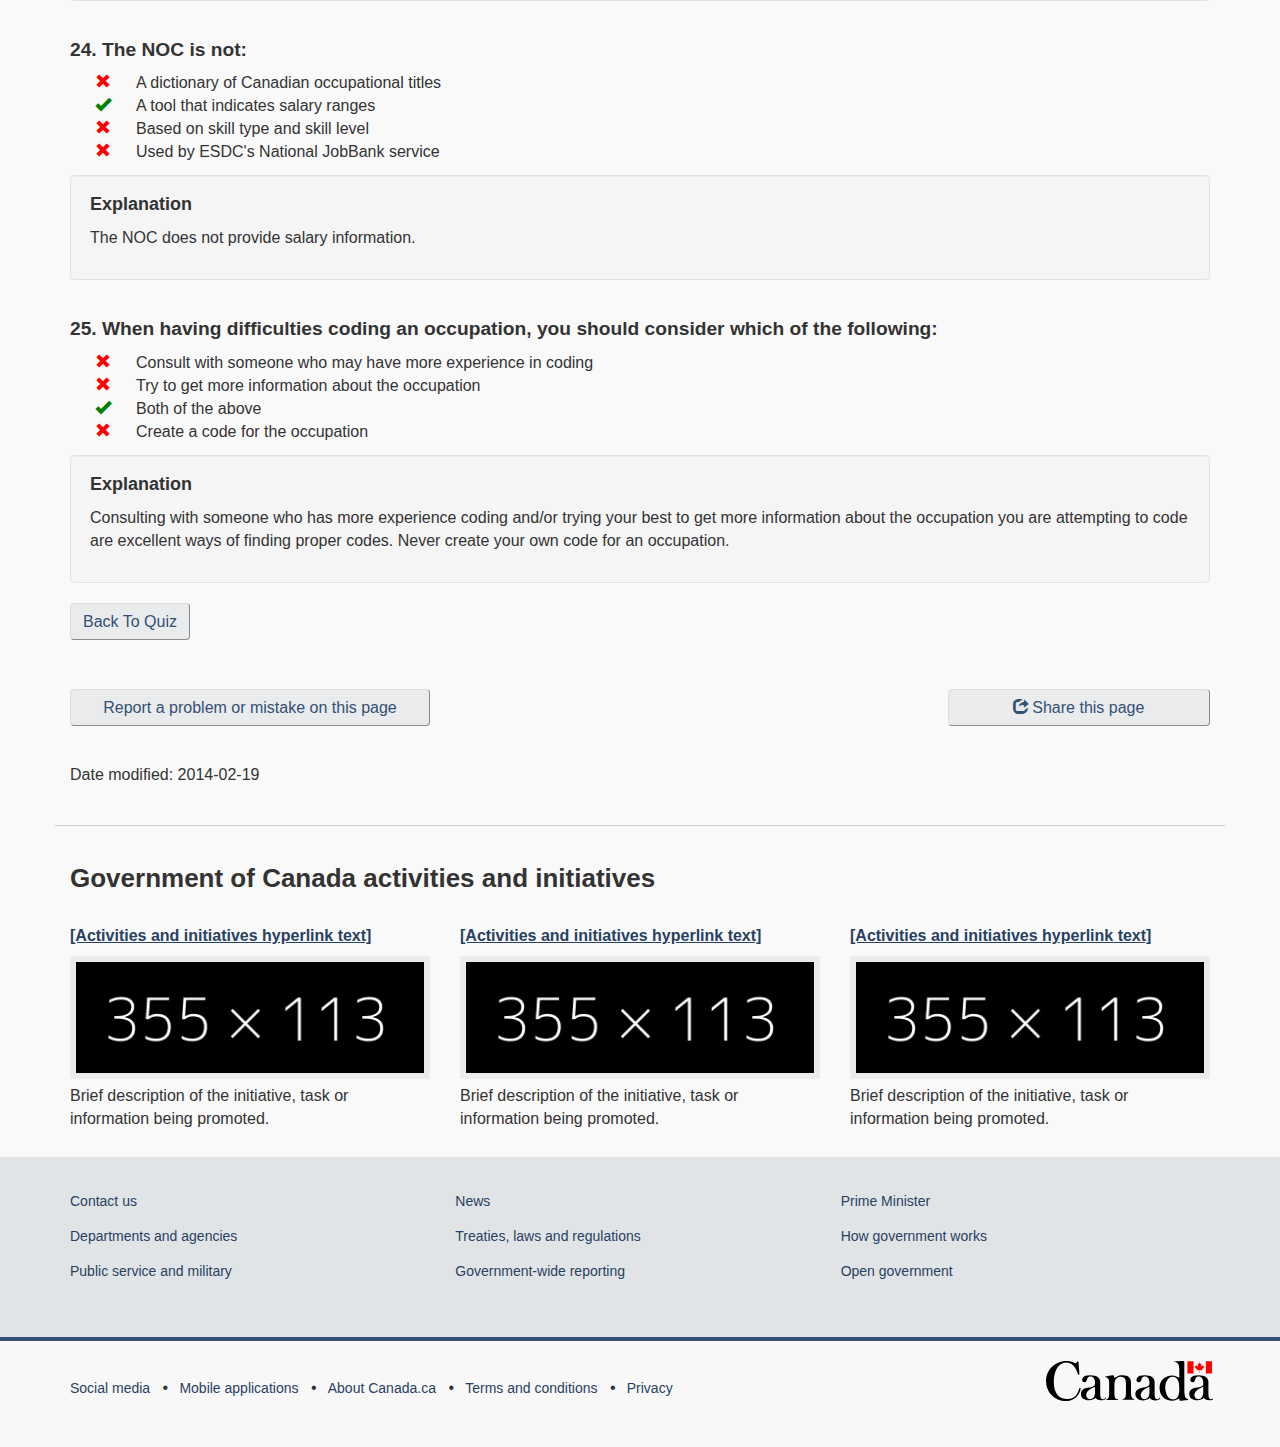
<file: responses-list.html>
<!DOCTYPE html><!--[if lt IE 9]><html class="no-js lt-ie9" lang="en" dir="ltr"><![endif]--><!--[if gt IE 8]><!-->
<html class="no-js" lang="en" dir="ltr">
<!--<![endif]-->
<head>
<meta charset="utf-8">
<!-- Web Experience Toolkit (WET) / Boîte à outils de l'expérience Web (BOEW)
		wet-boew.github.io/wet-boew/License-en.html / wet-boew.github.io/wet-boew/Licence-fr.html -->
<title>The NOC Challeng - Canada.ca</title>
<meta content="width=device-width,initial-scale=1" name="viewport">
<!-- Meta data -->
<meta name="description" content="Web Experience Toolkit (WET) includes reusable components for building and maintaining innovative Web sites that are accessible, usable, and interoperable. These reusable components are open source software and free for use by departments and external Web communities">
<!-- Meta data-->
<!--[if gte IE 9 | !IE ]><!-->
<link href="./GCWeb/assets/favicon.ico" rel="icon" type="image/x-icon">
<link rel="stylesheet" href="./GCWeb/css/theme.min.css">

<link rel="stylesheet" href="custom.css">


<!--<![endif]-->
<!--[if lt IE 9]>
		<link href="./GCWeb/assets/favicon.ico" rel="shortcut icon" />
		
		<link rel="stylesheet" href="./GCWeb/css/ie8-theme.min.css" />
		<script src="http://ajax.googleapis.com/ajax/libs/jquery/1.11.1/jquery.min.js"></script>
		<script src="./wet-boew/js/ie8-wet-boew.min.js"></script>
		<![endif]-->
<!--[if lte IE 9]>
		
		
		<![endif]-->

<noscript><link rel="stylesheet" href="./wet-boew/css/noscript.min.css" /></noscript>
<!-- Google Tag Manager DO NOT REMOVE OR MODIFY - NE PAS SUPPRIMER OU MODIFIER -->
<script>dataLayer1 = [];</script>
<!-- End Google Tag Manager -->
</head>
<body vocab="http://schema.org/" typeof="WebPage">
<!-- Google Tag Manager DO NOT REMOVE OR MODIFY - NE PAS SUPPRIMER OU MODIFIER -->
<noscript><iframe title="Google Tag Manager" src="//www.googletagmanager.com/ns.html?id=GTM-TLGQ9K" height="0" width="0" style="display:none;visibility:hidden"></iframe></noscript>
<script>(function(w,d,s,l,i){w[l]=w[l]||[];w[l].push({'gtm.start': new Date().getTime(),event:'gtm.js'});var f=d.getElementsByTagName(s)[0], j=d.createElement(s),dl=l!='dataLayer1'?'&l='+l:'';j.async=true;j.src='//www.googletagmanager.com/gtm.js?id='+i+dl;f.parentNode.insertBefore(j,f);})(window,document,'script','dataLayer1','GTM-TLGQ9K');</script>
<!-- End Google Tag Manager -->
<ul id="wb-tphp">
<li class="wb-slc">
<a class="wb-sl" href="#wb-cont">Skip to main content</a>
</li>
<li class="wb-slc visible-sm visible-md visible-lg">
<a class="wb-sl" href="#wb-info">Skip to "About this site"</a>
</li>
</ul><header role="banner">
<div id="wb-bnr" class="container">
<section id="wb-lng" class="visible-md visible-lg text-right">
<h2 class="wb-inv">Language selection</h2>
<div class="row">
<div class="col-md-12">
<ul class="list-inline margin-bottom-none">
<li><a lang="fr" href="content-fr.html">Français</a></li>
</ul>
</div>
</div>
</section>
<div class="row">
<div class="brand col-xs-8 col-sm-9 col-md-6">
<a href="https://www.canada.ca/en.html"><object type="image/svg+xml" tabindex="-1" data="./GCWeb/assets/sig-blk-en.svg"></object><span class="wb-inv"> Government of Canada</span></a>
</div>
<section class="wb-mb-links col-xs-4 col-sm-3 visible-sm visible-xs" id="wb-glb-mn">
<h2>Search and menus</h2>
<ul class="list-inline text-right chvrn">
<li><a href="#mb-pnl" title="Search and menus" aria-controls="mb-pnl" class="overlay-lnk" role="button"><span class="glyphicon glyphicon-search"><span class="glyphicon glyphicon-th-list"><span class="wb-inv">Search and menus</span></span></span></a></li>
</ul>
<div id="mb-pnl"></div>
</section>
<section id="wb-srch" class="col-xs-6 text-right visible-md visible-lg">
<h2>Search</h2>
<form action="#" method="post" name="cse-search-box" role="search" class="form-inline">
<div class="form-group">
<label for="wb-srch-q" class="wb-inv">Search website</label>
<input id="wb-srch-q" list="wb-srch-q-ac" class="wb-srch-q form-control" name="q" type="search" value="" size="27" maxlength="150" placeholder="Search Canada.ca">
<datalist id="wb-srch-q-ac">
<!--[if lte IE 9]><select><![endif]-->
<!--[if lte IE 9]></select><![endif]-->
</datalist>
</div>
<div class="form-group submit">
<button type="submit" id="wb-srch-sub" class="btn btn-primary btn-small" name="wb-srch-sub"><span class="glyphicon-search glyphicon"></span><span class="wb-inv">Search</span></button>
</div>
</form>
</section>
</div>
</div>
<nav role="navigation" id="wb-sm" data-ajax-replace="./ajax/sitemenu-en.html" data-trgt="mb-pnl" class="wb-menu visible-md visible-lg" typeof="SiteNavigationElement">
<div class="container nvbar">
<h2>Topics menu</h2>
<div class="row">
<ul class="list-inline menu">
<li><a href="https://www.canada.ca/en/services/jobs.html">Jobs</a></li>
<li><a href="http://www.cic.gc.ca/english/index.asp">Immigration</a></li>
<li><a href="https://travel.gc.ca/">Travel</a></li>
<li><a href="https://www.canada.ca/en/services/business.html">Business</a></li>
<li><a href="https://www.canada.ca/en/services/benefits.html">Benefits</a></li>
<li><a href="https://www.canada.ca/en/services/health.html">Health</a></li>
<li><a href="https://www.canada.ca/en/services/taxes.html">Taxes</a></li>
<li><a href="https://www.canada.ca/en/services.html">More services</a></li>
</ul>
</div>
</div>
</nav>
<nav role="navigation" id="wb-bc" property="breadcrumb">
<h2>You are here:</h2>
<div class="container">
<div class="row">
<ol class="breadcrumb">
<li><a href="https://www.canada.ca/en.html">Home</a></li>
</ol>
</div>
</div>
</nav>
</header>





<main role="main" property="mainContentOfPage" class="container">
<h1 property="name" id="wb-cont">The NOC Challeng</h1>






<div data-ajax-replace="ajaxed.html">

</div>
















































<div class="row pagedetails">
<div class="col-sm-6 col-lg-4 mrgn-tp-sm">
<a href="https://www.canada.ca/en/report-problem.html" class="btn btn-default btn-block">Report a problem or mistake on this page</a>
</div>
<div class="col-sm-3 mrgn-tp-sm pull-right">
<div class="wb-share" data-wb-share='{"lnkClass": "btn btn-default btn-block"}'></div>
</div>
<div class="datemod col-xs-12 mrgn-tp-lg">
<dl id="wb-dtmd">
<dt>Date modified:&#32;</dt>
<dd><time property="dateModified">2014-02-19</time></dd>
</dl>
</div>
</div>
</main>
<aside class="gc-nttvs container">
<h2>Government of Canada activities and initiatives</h2>
<div id="gcwb_prts" class="wb-eqht row">
<section class="col-lg-4 col-md-6 mrgn-bttm-md">
<a rel="external" href="#">
<h3 class="h5">[Activities and initiatives hyperlink text]</h3>
<img class="img-responsive thumbnail mrgn-bttm-sm" src="./img/features/355x113.png" alt="">
</a>
<p>Brief description of the initiative, task or information being promoted.</p>
</section>
<section class="col-lg-4 col-md-6 mrgn-bttm-md">
<a rel="external" href="#">
<h3 class="h5">[Activities and initiatives hyperlink text]</h3>
<img class="img-responsive thumbnail mrgn-bttm-sm" src="./img/features/355x113.png" alt="">
</a>
<p>Brief description of the initiative, task or information being promoted.</p>
</section>
<section class="col-lg-4 col-md-6 mrgn-bttm-md">
<a rel="external" href="#">
<h3 class="h5">[Activities and initiatives hyperlink text]</h3>
<img class="img-responsive thumbnail mrgn-bttm-sm" src="./img/features/355x113.png" alt="">
</a>
<p>Brief description of the initiative, task or information being promoted.</p>
</section>
</div>
</aside>
<footer role="contentinfo" id="wb-info">
<nav role="navigation" class="container wb-navcurr">
<h2 class="wb-inv">About government</h2>
<ul class="list-unstyled colcount-sm-2 colcount-md-3">
<li><a href="https://www.canada.ca/en/contact.html">Contact us</a></li>
<li><a href="https://www.canada.ca/en/government/dept.html">Departments and agencies</a></li>
<li><a href="https://www.canada.ca/en/government/publicservice.html">Public service and military</a></li>
<li><a href="https://www.canada.ca/en/news.html">News</a></li>
<li><a href="https://www.canada.ca/en/government/system/laws.html">Treaties, laws and regulations</a></li>
<li><a href="https://www.canada.ca/en/transparency/reporting.html">Government-wide reporting</a></li>
<li><a href="http://pm.gc.ca/eng">Prime Minister</a></li>
<li><a href="https://www.canada.ca/en/government/system.html">How government works</a></li>
<li><a href="http://open.canada.ca/en/">Open government</a></li>
</ul> </nav>
<div class="brand">
<div class="container">
<div class="row">
<nav class="col-md-10 ftr-urlt-lnk">
<h2 class="wb-inv">About this site</h2>
<ul>
<li><a href="https://www.canada.ca/en/social.html">Social media</a></li>
<li><a href="https://www.canada.ca/en/mobile.html">Mobile applications</a></li>
<li><a href="https://www1.canada.ca/en/newsite.html">About Canada.ca</a></li>
<li><a href="https://www.canada.ca/en/transparency/terms.html">Terms and conditions</a></li>
<li><a href="https://www.canada.ca/en/transparency/privacy.html">Privacy</a></li>
</ul>
</nav>
<div class="col-xs-6 visible-sm visible-xs tofpg">
<a href="#wb-cont">Top of Page <span class="glyphicon glyphicon-chevron-up"></span></a>
</div>
<div class="col-xs-6 col-md-2 text-right">
<object type="image/svg+xml" tabindex="-1" role="img" data="./GCWeb/assets/wmms-blk.svg" aria-label="Symbol of the Government of Canada"></object>
</div>
</div>
</div>
</div>
</footer>
<!--[if gte IE 9 | !IE ]><!-->
<script src="https://ajax.googleapis.com/ajax/libs/jquery/2.1.4/jquery.js"></script>
<script src="./wet-boew/js/wet-boew.min.js"></script>
<!--<![endif]-->
<!--[if lt IE 9]>
		<script src="./wet-boew/js/ie8-wet-boew2.min.js"></script>
		
		<![endif]-->
<script src="./GCWeb/js/theme.min.js"></script>
</body>
</html>
</file>
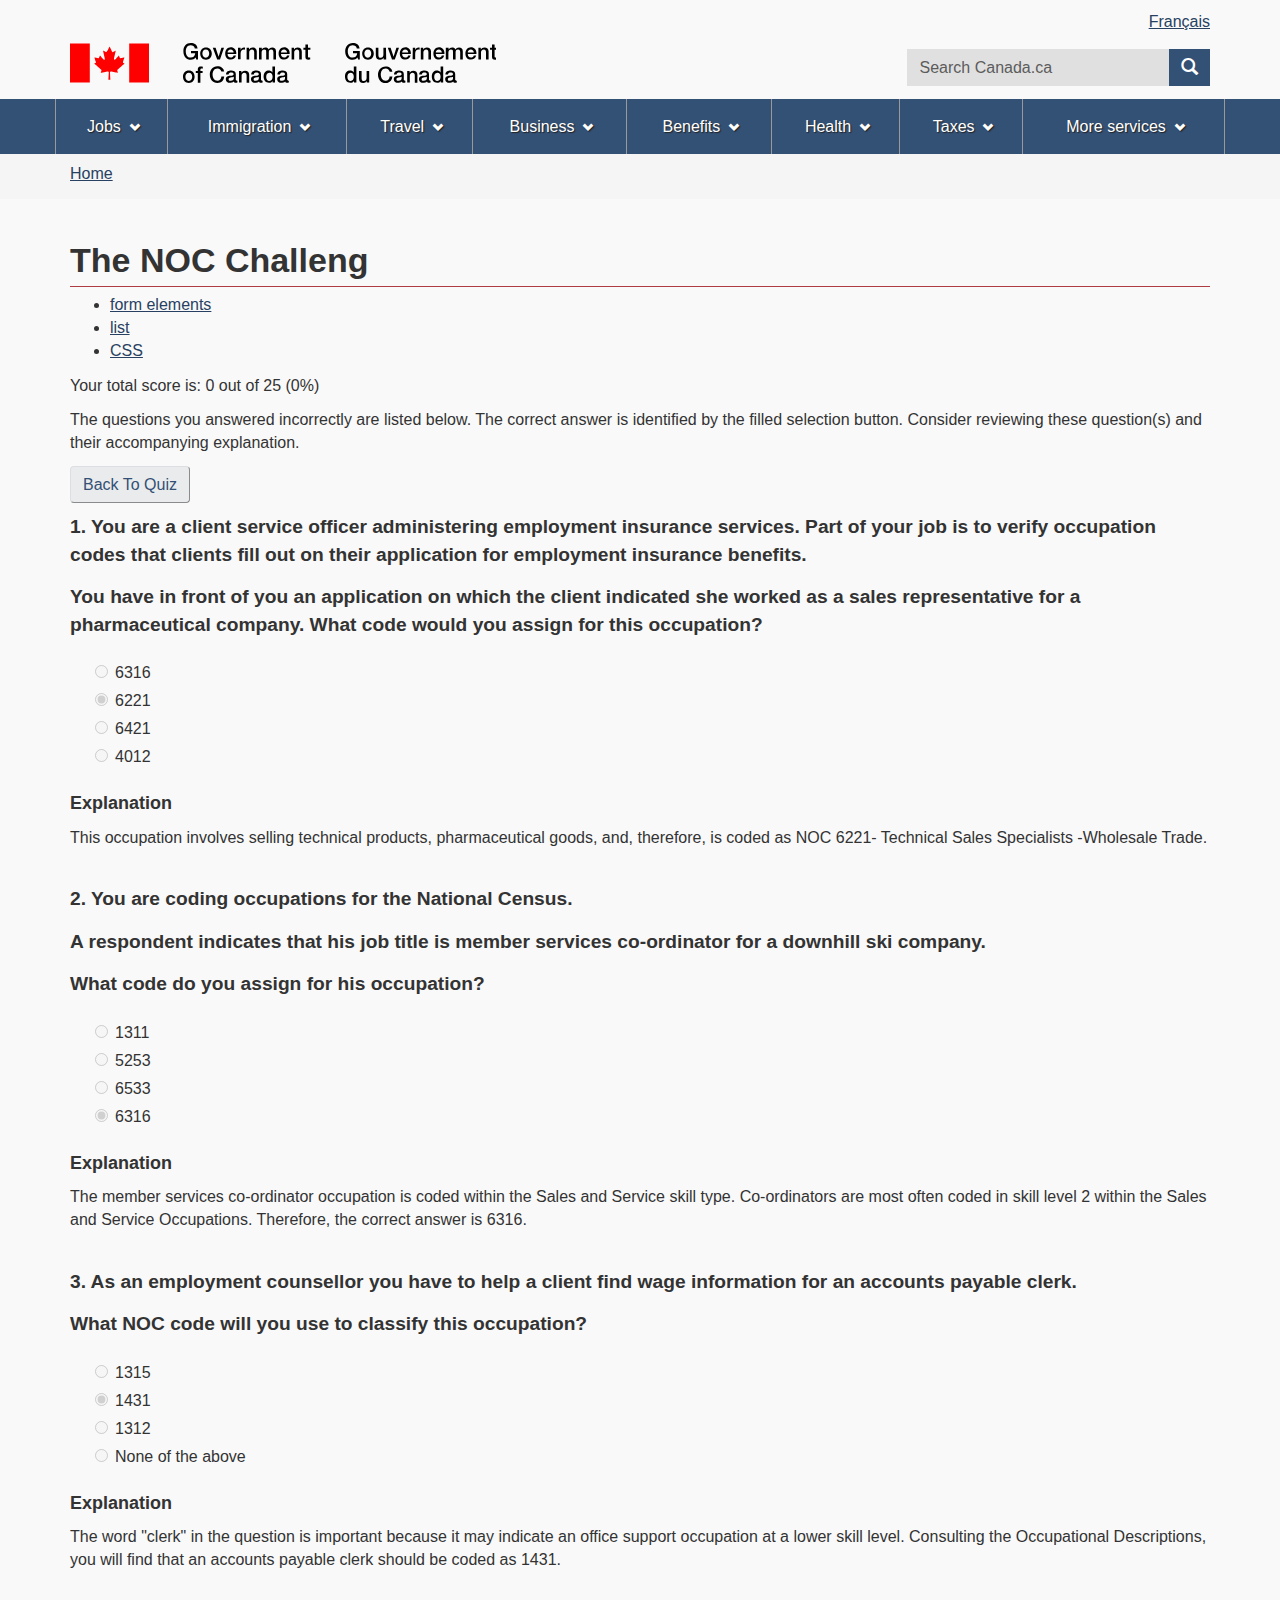
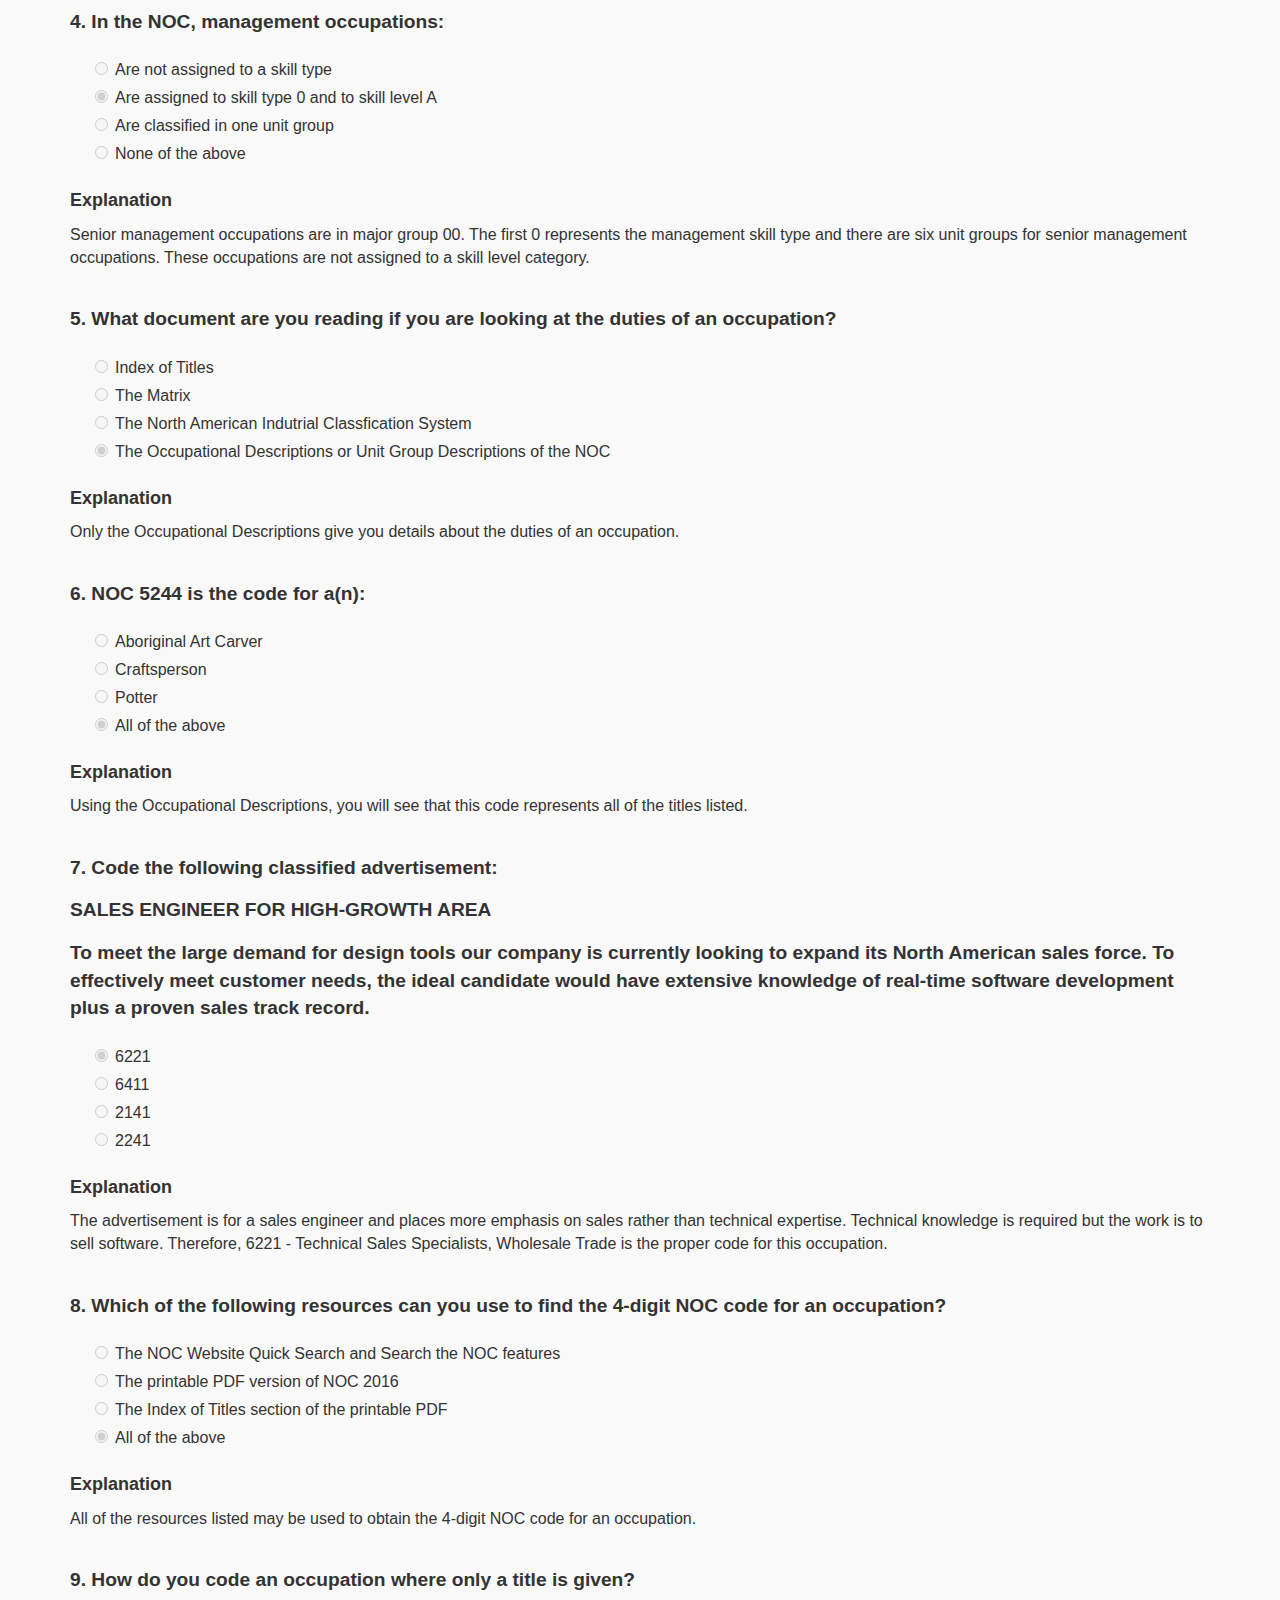
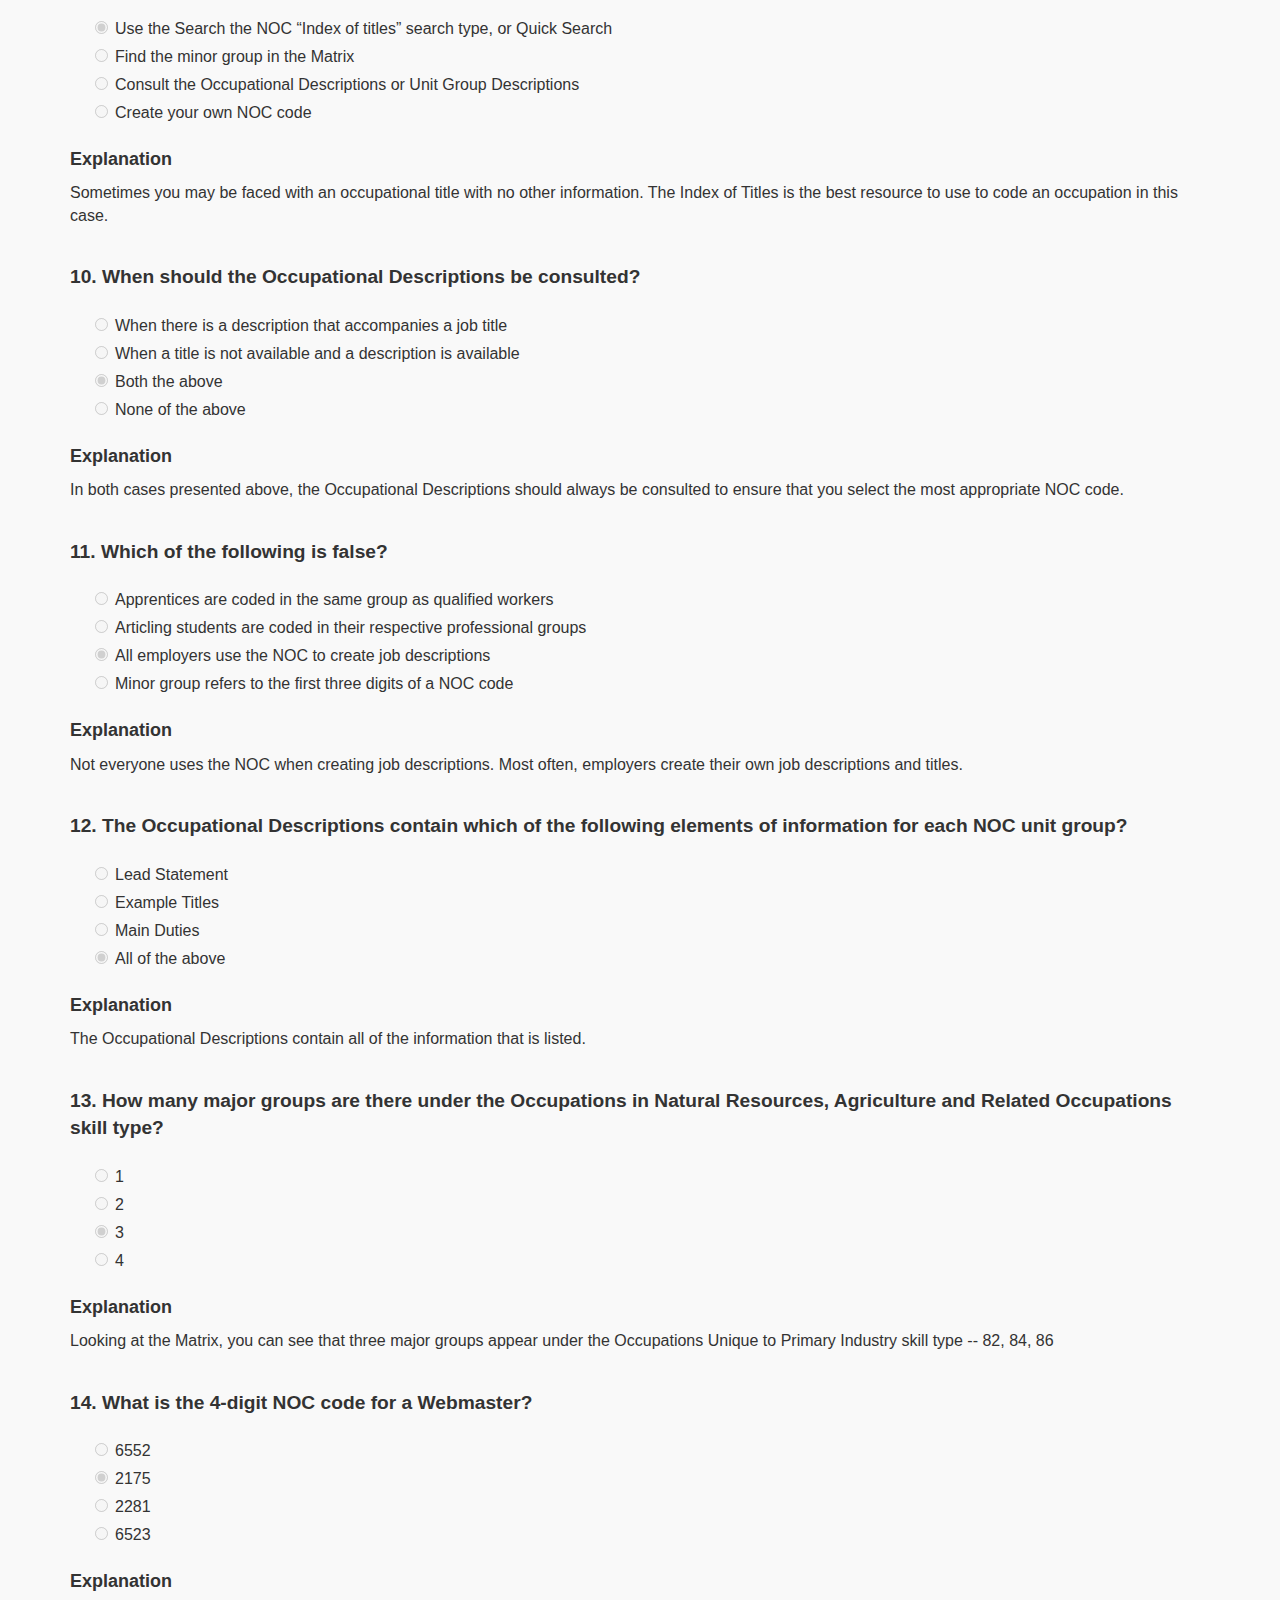
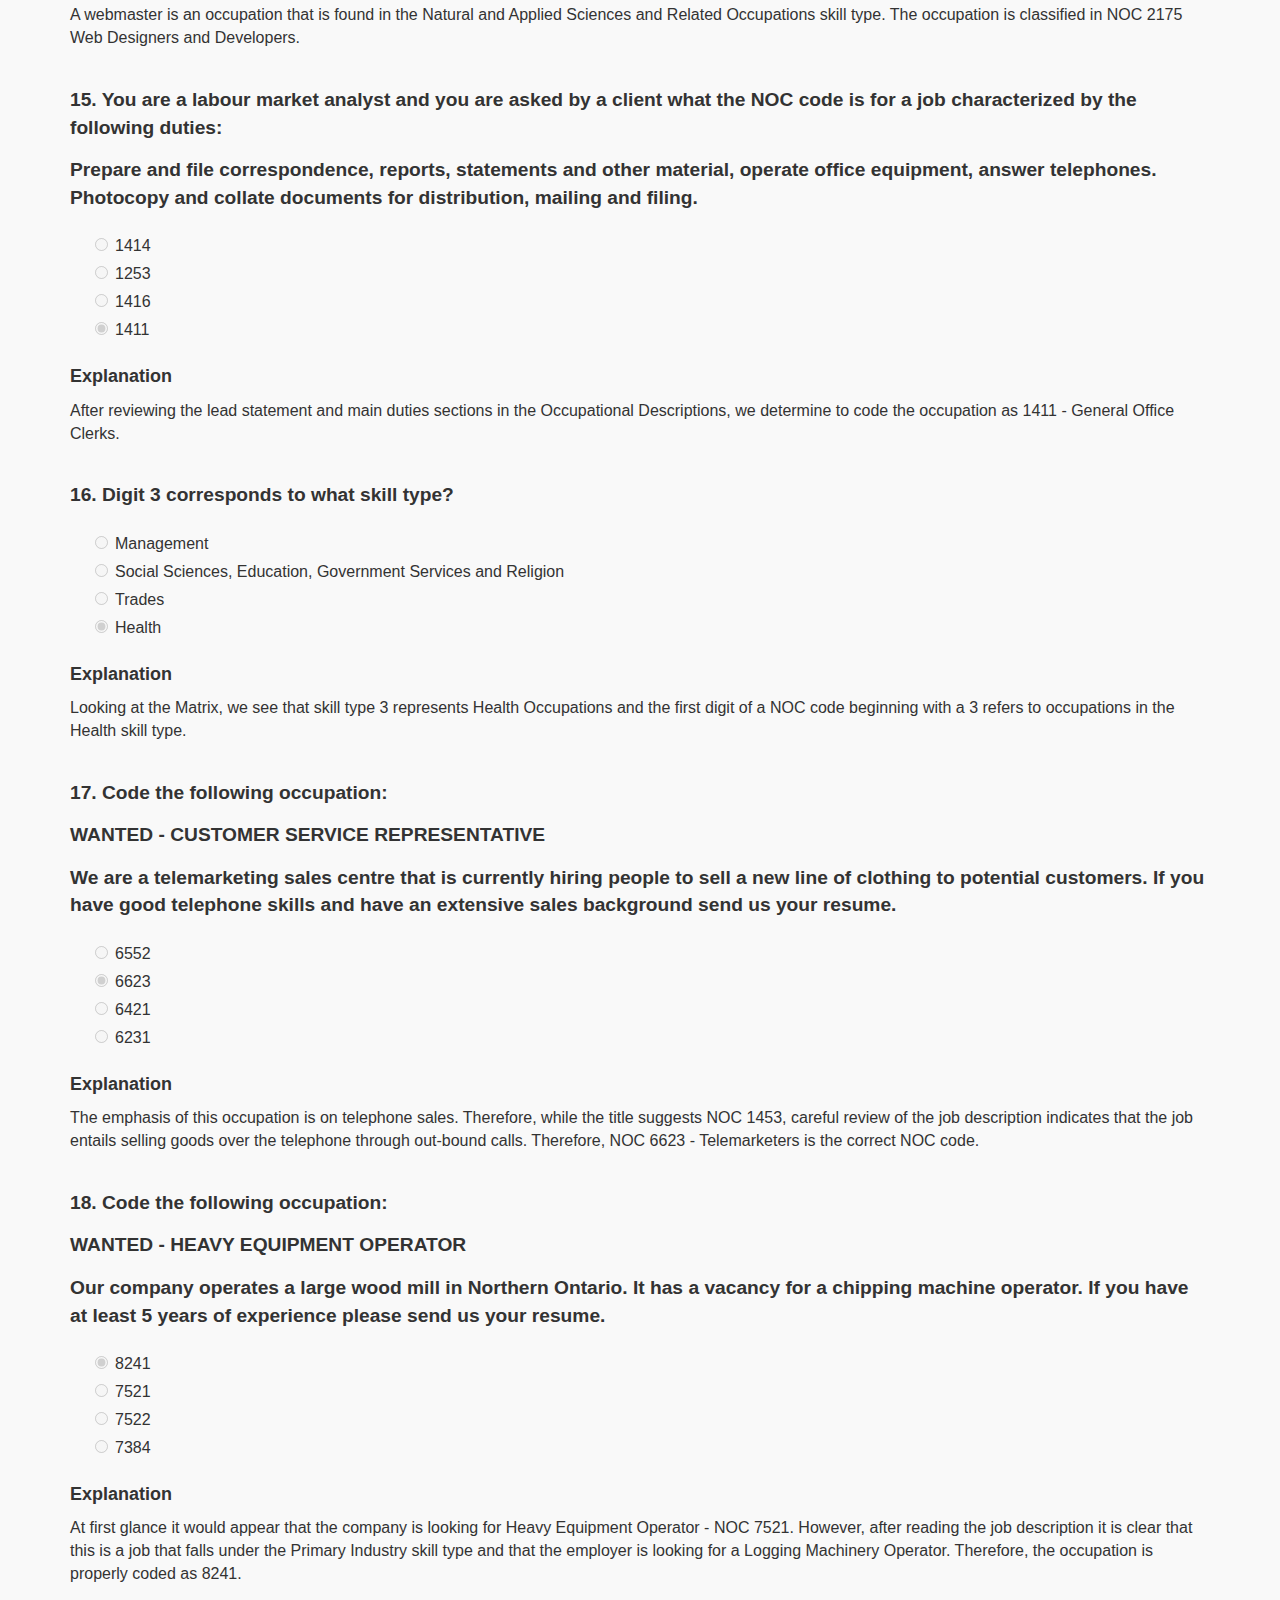
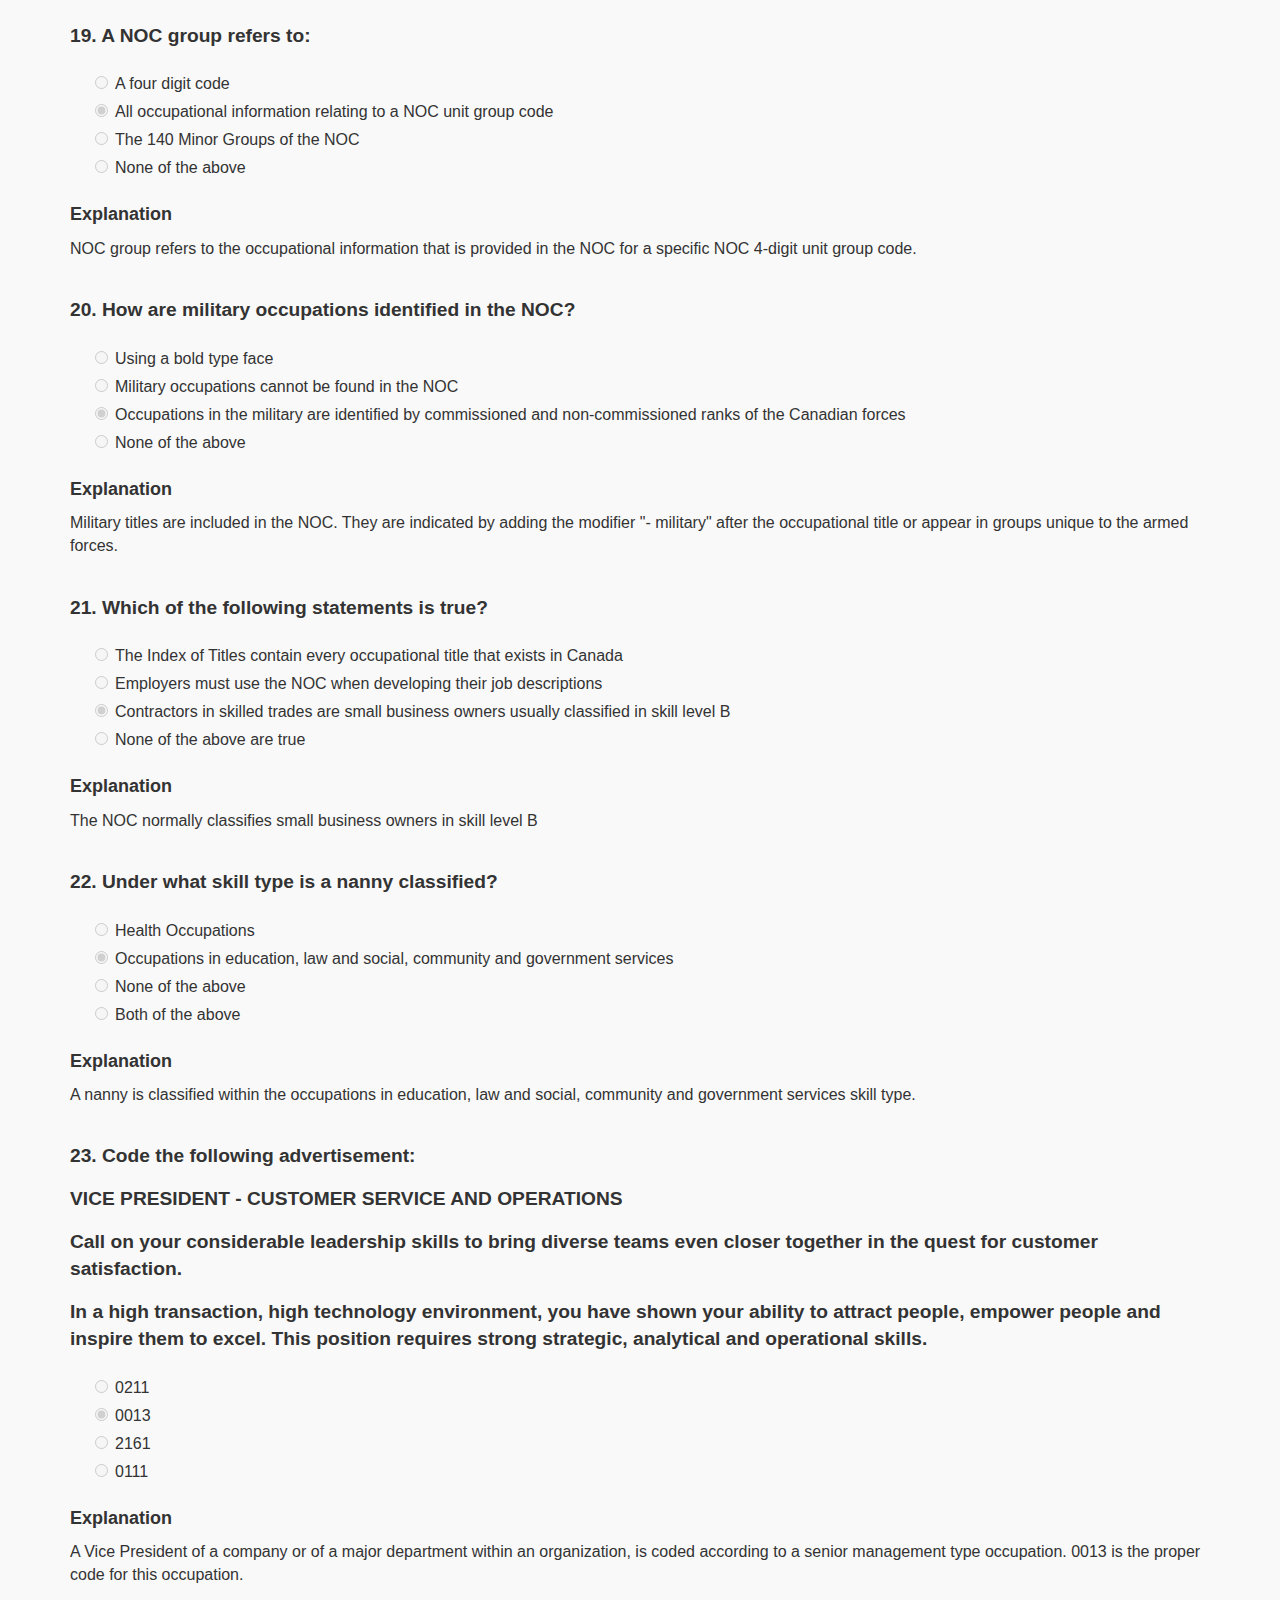
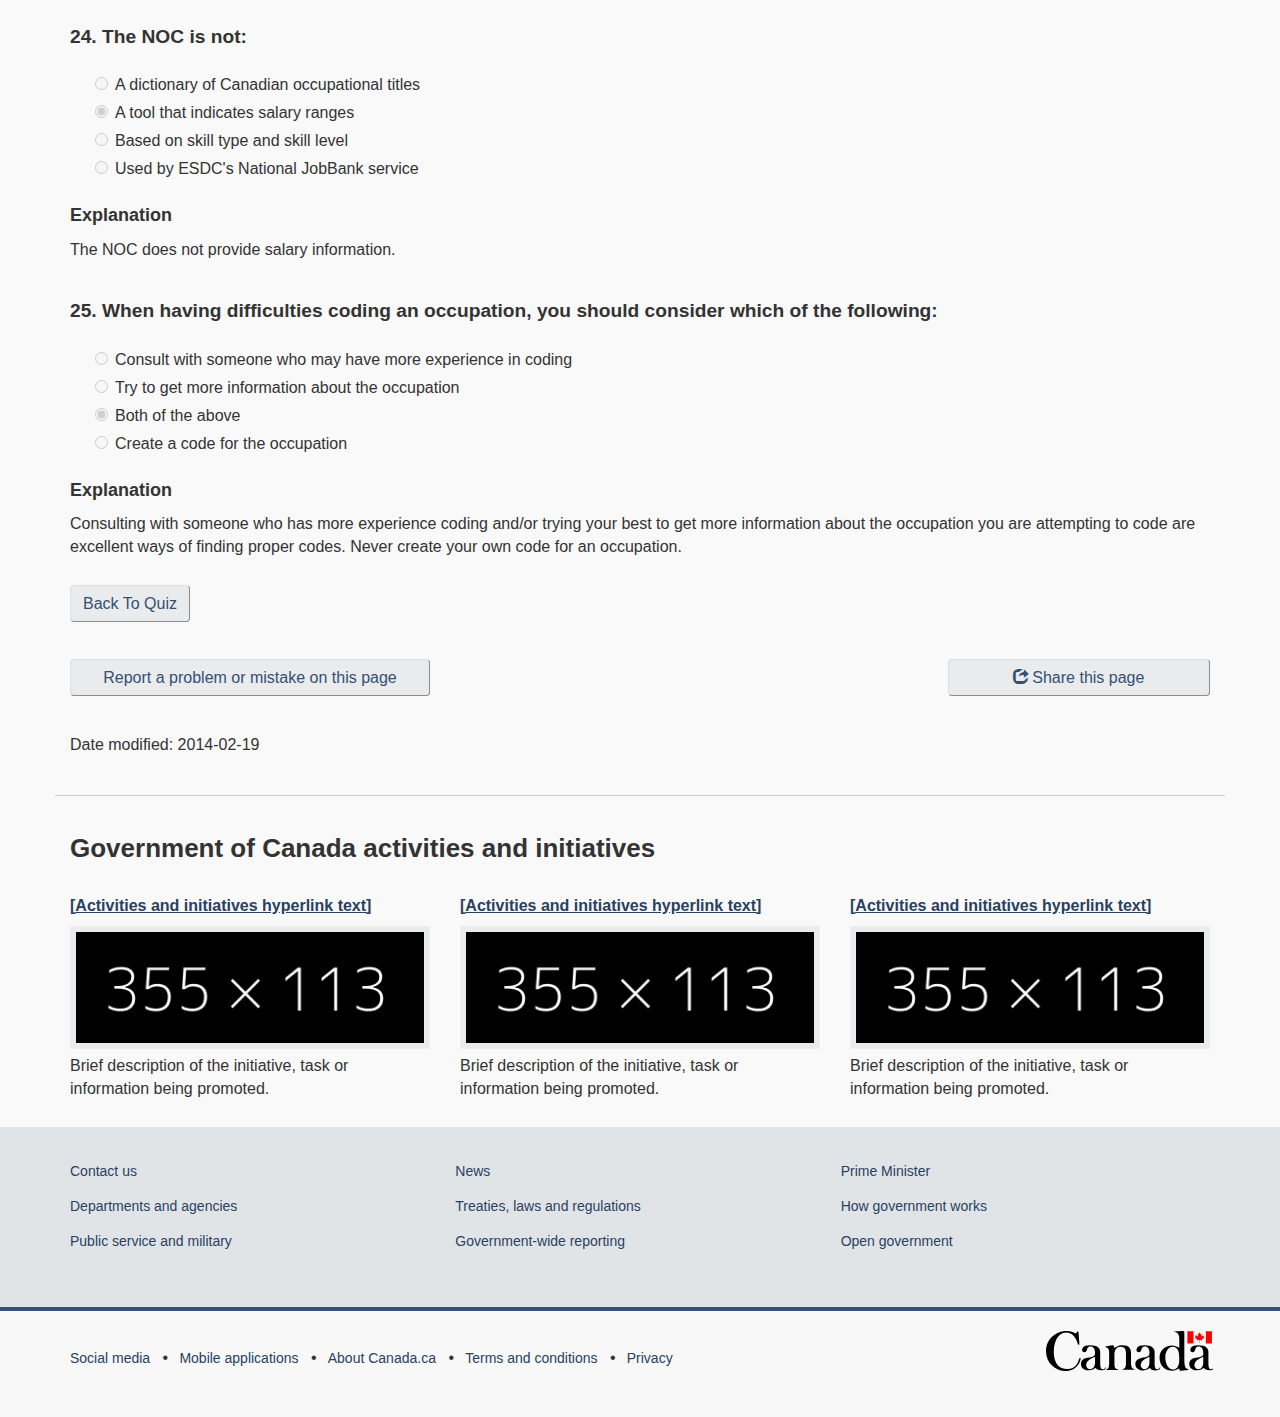
<file: responses.html>
<!DOCTYPE html><!--[if lt IE 9]><html class="no-js lt-ie9" lang="en" dir="ltr"><![endif]--><!--[if gt IE 8]><!-->
<html class="no-js" lang="en" dir="ltr">
<!--<![endif]-->
<head>
<meta charset="utf-8">
<!-- Web Experience Toolkit (WET) / Boîte à outils de l'expérience Web (BOEW)
		wet-boew.github.io/wet-boew/License-en.html / wet-boew.github.io/wet-boew/Licence-fr.html -->
<title>The NOC Challeng - Canada.ca</title>
<meta content="width=device-width,initial-scale=1" name="viewport">
<!-- Meta data -->
<meta name="description" content="Web Experience Toolkit (WET) includes reusable components for building and maintaining innovative Web sites that are accessible, usable, and interoperable. These reusable components are open source software and free for use by departments and external Web communities">
<!-- Meta data-->
<!--[if gte IE 9 | !IE ]><!-->
<link href="./GCWeb/assets/favicon.ico" rel="icon" type="image/x-icon">
<link rel="stylesheet" href="./GCWeb/css/theme.min.css">

<link rel="stylesheet" href="custom.css">


<!--<![endif]-->
<!--[if lt IE 9]>
		<link href="./GCWeb/assets/favicon.ico" rel="shortcut icon" />
		
		<link rel="stylesheet" href="./GCWeb/css/ie8-theme.min.css" />
		<script src="http://ajax.googleapis.com/ajax/libs/jquery/1.11.1/jquery.min.js"></script>
		<script src="./wet-boew/js/ie8-wet-boew.min.js"></script>
		<![endif]-->
<!--[if lte IE 9]>
		
		
		<![endif]-->

<noscript><link rel="stylesheet" href="./wet-boew/css/noscript.min.css" /></noscript>
<!-- Google Tag Manager DO NOT REMOVE OR MODIFY - NE PAS SUPPRIMER OU MODIFIER -->
<script>dataLayer1 = [];</script>
<!-- End Google Tag Manager -->
</head>
<body vocab="http://schema.org/" typeof="WebPage">
<!-- Google Tag Manager DO NOT REMOVE OR MODIFY - NE PAS SUPPRIMER OU MODIFIER -->
<noscript><iframe title="Google Tag Manager" src="//www.googletagmanager.com/ns.html?id=GTM-TLGQ9K" height="0" width="0" style="display:none;visibility:hidden"></iframe></noscript>
<script>(function(w,d,s,l,i){w[l]=w[l]||[];w[l].push({'gtm.start': new Date().getTime(),event:'gtm.js'});var f=d.getElementsByTagName(s)[0], j=d.createElement(s),dl=l!='dataLayer1'?'&l='+l:'';j.async=true;j.src='//www.googletagmanager.com/gtm.js?id='+i+dl;f.parentNode.insertBefore(j,f);})(window,document,'script','dataLayer1','GTM-TLGQ9K');</script>
<!-- End Google Tag Manager -->
<ul id="wb-tphp">
<li class="wb-slc">
<a class="wb-sl" href="#wb-cont">Skip to main content</a>
</li>
<li class="wb-slc visible-sm visible-md visible-lg">
<a class="wb-sl" href="#wb-info">Skip to "About this site"</a>
</li>
</ul><header role="banner">
<div id="wb-bnr" class="container">
<section id="wb-lng" class="visible-md visible-lg text-right">
<h2 class="wb-inv">Language selection</h2>
<div class="row">
<div class="col-md-12">
<ul class="list-inline margin-bottom-none">
<li><a lang="fr" href="content-fr.html">Français</a></li>
</ul>
</div>
</div>
</section>
<div class="row">
<div class="brand col-xs-8 col-sm-9 col-md-6">
<a href="https://www.canada.ca/en.html"><object type="image/svg+xml" tabindex="-1" data="./GCWeb/assets/sig-blk-en.svg"></object><span class="wb-inv"> Government of Canada</span></a>
</div>
<section class="wb-mb-links col-xs-4 col-sm-3 visible-sm visible-xs" id="wb-glb-mn">
<h2>Search and menus</h2>
<ul class="list-inline text-right chvrn">
<li><a href="#mb-pnl" title="Search and menus" aria-controls="mb-pnl" class="overlay-lnk" role="button"><span class="glyphicon glyphicon-search"><span class="glyphicon glyphicon-th-list"><span class="wb-inv">Search and menus</span></span></span></a></li>
</ul>
<div id="mb-pnl"></div>
</section>
<section id="wb-srch" class="col-xs-6 text-right visible-md visible-lg">
<h2>Search</h2>
<form action="#" method="post" name="cse-search-box" role="search" class="form-inline">
<div class="form-group">
<label for="wb-srch-q" class="wb-inv">Search website</label>
<input id="wb-srch-q" list="wb-srch-q-ac" class="wb-srch-q form-control" name="q" type="search" value="" size="27" maxlength="150" placeholder="Search Canada.ca">
<datalist id="wb-srch-q-ac">
<!--[if lte IE 9]><select><![endif]-->
<!--[if lte IE 9]></select><![endif]-->
</datalist>
</div>
<div class="form-group submit">
<button type="submit" id="wb-srch-sub" class="btn btn-primary btn-small" name="wb-srch-sub"><span class="glyphicon-search glyphicon"></span><span class="wb-inv">Search</span></button>
</div>
</form>
</section>
</div>
</div>
<nav role="navigation" id="wb-sm" data-ajax-replace="./ajax/sitemenu-en.html" data-trgt="mb-pnl" class="wb-menu visible-md visible-lg" typeof="SiteNavigationElement">
<div class="container nvbar">
<h2>Topics menu</h2>
<div class="row">
<ul class="list-inline menu">
<li><a href="https://www.canada.ca/en/services/jobs.html">Jobs</a></li>
<li><a href="http://www.cic.gc.ca/english/index.asp">Immigration</a></li>
<li><a href="https://travel.gc.ca/">Travel</a></li>
<li><a href="https://www.canada.ca/en/services/business.html">Business</a></li>
<li><a href="https://www.canada.ca/en/services/benefits.html">Benefits</a></li>
<li><a href="https://www.canada.ca/en/services/health.html">Health</a></li>
<li><a href="https://www.canada.ca/en/services/taxes.html">Taxes</a></li>
<li><a href="https://www.canada.ca/en/services.html">More services</a></li>
</ul>
</div>
</div>
</nav>
<nav role="navigation" id="wb-bc" property="breadcrumb">
<h2>You are here:</h2>
<div class="container">
<div class="row">
<ol class="breadcrumb">
<li><a href="https://www.canada.ca/en.html">Home</a></li>
</ol>
</div>
</div>
</nav>
</header>





<main role="main" property="mainContentOfPage" class="container">
<h1 property="name" id="wb-cont">The NOC Challeng</h1>



<ul>
	<li><a href="responses.html">form elements</a></li>
	<li><a href="responses-list.html">list</a></li>
	<li><a href="custom.css">CSS</a></li>
</ul>




	<div id="NOCWebsiteMainContent_lblResultDisplay">
	
	<p>Your total score is: 0 out of 25 (0%)</p>
	
	<p>The questions you answered incorrectly are listed below. The correct answer is identified by the filled selection button. Consider reviewing these question(s) and their accompanying explanation.</p>
	</div>
	<div class="ExtraMarginTop">
		<a href="#" class="btn btn-default">Back To Quiz</a>
	</div>
	<div class="form-group">
		<fieldset class="noc-quiz">
			<legend class="noc-question" aria-describedby="exp1">
			1. You are a client service officer administering employment insurance services. Part of your job is to verify occupation codes that clients fill out on their application for employment insurance benefits.
			
			<span>You have in front of you an application on which the client indicated she worked as a sales representative for a pharmaceutical company. What code would you assign for this occupation? </span>
			</legend>
				<div class="radio noc-radio">
					<label for="r11">
					<input id="r11" name="Q1" value="1" disabled="disabled" type="radio">6316</label>
				</div>
				<div class="radio noc-radio">
					<label for="r21">
					<input id="r21" name="Q1" value="2" disabled="disabled" checked="checked" type="radio">6221</label>
				</div>
				<div class="radio noc-radio">
					<label for="r31">
					<input id="r31" name="Q1" value="3" disabled="disabled" type="radio">6421</label>
				</div>
				<div class="radio noc-radio">
					<label for="r41">
					<input id="r41" name="Q1" value="4" disabled="disabled" type="radio">4012</label>
				</div>
			<section id="exp1" class="noc-answer">
				<h2 class="h4">Explanation</h2>
				<p>This occupation involves selling technical products, pharmaceutical goods, and, therefore, is coded as NOC 6221- Technical Sales Specialists -Wholesale Trade.</p>
			</section>
		</fieldset>
	</div>
	<div class="form-group">
		<fieldset class="noc-quiz">
			<legend class="noc-question" aria-describedby="exp2">
			2. You are coding occupations for the National Census.
			
			<span>A respondent indicates that his job title is member services co-ordinator for a downhill ski company.</span>
			
			<span>What code do you assign for his occupation?</span></legend>
				<div class="radio noc-radio">
					<label for="r12">
					<input id="r12" name="Q2" value="1" disabled="disabled" type="radio">1311</label>
				</div>
				<div class="radio noc-radio">
					<label for="r22">
					<input id="r22" name="Q2" value="2" disabled="disabled" type="radio">5253</label>
				</div>
				<div class="radio noc-radio">
					<label for="r32">
					<input id="r32" name="Q2" value="3" disabled="disabled" type="radio">6533</label>
				</div>
				<div class="radio noc-radio">
					<label for="r42">
					<input id="r42" name="Q2" value="4" checked="checked" disabled="disabled" type="radio">6316</label>
				</div>
			<section id="exp2" class="noc-answer">
				<h2 class="h4">Explanation</h2>
				<p>The member services co-ordinator occupation is coded within the Sales and Service skill type. Co-ordinators are most often coded in skill level 2 within the Sales and Service Occupations. Therefore, the correct answer is 6316.</p>
			</section>
		</fieldset>
	</div>
	<div class="form-group">
		<fieldset class="noc-quiz">
			<legend class="noc-question" aria-describedby="exp3">3. As an employment counsellor you have to help a client find wage information for an accounts payable clerk.
			
			<span>What NOC code will you use to classify this occupation?</span></legend>
				<div class="radio noc-radio">
					<label for="r13">
					<input id="r13" name="Q3" value="1" disabled="disabled" type="radio">1315</label>
				</div>
				<div class="radio noc-radio">
					<label for="r23">
					<input id="r23" name="Q3" value="2" disabled="disabled" checked="checked" type="radio">1431</label>
				</div>
				<div class="radio noc-radio">
					<label for="r33">
					<input id="r33" name="Q3" value="3" disabled="disabled" type="radio">1312</label>
				</div>
				<div class="radio noc-radio">
					<label for="r43">
					<input id="r43" name="Q3" value="4" disabled="disabled" type="radio">None of the above</label>
				</div>
			<section id="exp3" class="noc-answer">
				<h2 class="h4">Explanation</h2>
				<p>The word "clerk" in the question is important because it may indicate an office support occupation at a lower skill level. Consulting the Occupational Descriptions, you will find that an accounts payable clerk should be coded as 1431.</p>
			</section>
		</fieldset>
	</div>
	<div class="form-group">
		<fieldset class="noc-quiz">
			<legend class="noc-question" aria-describedby="exp4">4. In the NOC, management occupations: </legend>
				<div class="radio noc-radio">
					<label for="r14">
					<input id="r14" name="Q4" value="1" disabled="disabled" type="radio">Are not assigned to a skill type</label>
				</div>
				<div class="radio noc-radio">
					<label for="r24">
					<input id="r24" name="Q4" value="2" disabled="disabled" checked="checked" type="radio">Are assigned to skill type 0 and to skill level A</label>
				</div>
				<div class="radio noc-radio">
					<label for="r34">
					<input id="r34" name="Q4" value="3" disabled="disabled" type="radio">Are classified in one unit group</label>
				</div>
				<div class="radio noc-radio">
					<label for="r44">
					<input id="r44" name="Q4" value="4" disabled="disabled" type="radio">None of the above</label>
				</div>
			<section id="exp4" class="noc-answer">
				<h2 class="h4">Explanation</h2>
				<p>Senior management occupations are in major group 00. The first 0 represents the management skill type and there are six unit groups for senior management occupations. These occupations are not assigned to a skill level category.</p>
			</section>
		</fieldset>
	</div>
	<div class="form-group">
		<fieldset class="noc-quiz">
			<legend class="noc-question" aria-describedby="exp5">5. What document are you reading if you are looking at the duties of an occupation?</legend>
				<div class="radio noc-radio">
					<label for="r15">
					<input id="r15" name="Q5" value="1" disabled="disabled" type="radio">Index of Titles</label>
				</div>
				<div class="radio noc-radio">
					<label for="r25">
					<input id="r25" name="Q5" value="2" disabled="disabled" type="radio">The Matrix</label>
				</div>
				<div class="radio noc-radio">
					<label for="r35">
					<input id="r35" name="Q5" value="3" disabled="disabled" type="radio">The North American Indutrial Classfication System</label>
				</div>
				<div class="radio noc-radio">
					<label for="r45">
					<input id="r45" name="Q5" value="4" checked="checked" disabled="disabled" type="radio">The Occupational Descriptions or Unit Group Descriptions of the NOC</label>
				</div>
			<section id="exp5" class="noc-answer">
				<h2 class="h4">Explanation</h2>
				<p>Only the Occupational Descriptions give you details about the duties of an occupation.</p>
			</section>
		</fieldset>
	</div>
	<div class="form-group">
		<fieldset class="noc-quiz">
			<legend class="noc-question" aria-describedby="exp6">6. NOC 5244 is the code for a(n): </legend>
				<div class="radio noc-radio">
					<label for="r16">
					<input id="r16" name="Q6" value="1" disabled="disabled" type="radio">Aboriginal Art Carver</label>
				</div>
				<div class="radio noc-radio">
					<label for="r26">
					<input id="r26" name="Q6" value="2" disabled="disabled" type="radio">Craftsperson</label>
				</div>
				<div class="radio noc-radio">
					<label for="r36">
					<input id="r36" name="Q6" value="3" disabled="disabled" type="radio">Potter</label>
				</div>
				<div class="radio noc-radio">
					<label for="r46">
					<input id="r46" name="Q6" value="4" checked="checked" disabled="disabled" type="radio">All of the above</label>
				</div>
			<section id="exp6" class="noc-answer">
				<h2 class="h4">Explanation</h2>
				<p>Using the Occupational Descriptions, you will see that this code represents all of the titles listed.</p>
			</section>
		</fieldset>
	</div>
	<div class="form-group">
		<fieldset class="noc-quiz">
			<legend class="noc-question" aria-describedby="exp7">
			7. Code the following classified advertisement:
			
			<span>SALES ENGINEER FOR HIGH-GROWTH AREA</span>
			
			<span>To meet the large demand for design tools our company is currently looking to expand its North American sales force. To effectively meet customer needs, the ideal candidate would have extensive knowledge of real-time software development plus a proven sales track record.</span>
			</legend>
				<div class="radio noc-radio">
					<label for="r17">
					<input id="r17" name="Q7" value="1" checked="checked" disabled="disabled" type="radio">6221</label>
				</div>
				<div class="radio noc-radio">
					<label for="r27">
					<input id="r27" name="Q7" value="2" disabled="disabled" type="radio">6411</label>
				</div>
				<div class="radio noc-radio">
					<label for="r37">
					<input id="r37" name="Q7" value="3" disabled="disabled" type="radio">2141</label>
				</div>
				<div class="radio noc-radio">
					<label for="r47">
					<input id="r47" name="Q7" value="4" disabled="disabled" type="radio">2241</label>
				</div>
			<section id="exp7" class="noc-answer">
				<h2 class="h4">Explanation</h2>
				<p>The advertisement is for a sales engineer and places more emphasis on sales rather than technical expertise. Technical knowledge is required but the work is to sell software. Therefore, 6221 - Technical Sales Specialists, Wholesale Trade is the proper code for this occupation.</p>
			</section>
		</fieldset>
	</div>
	<div class="form-group">
		<fieldset class="noc-quiz">
			<legend class="noc-question" aria-describedby="exp8">8. Which of the following resources can you use to find the 4-digit NOC code for an occupation?</legend>
				<div class="radio noc-radio">
					<label for="r18">
					<input id="r18" name="Q8" value="1" disabled="disabled" type="radio">The NOC Website Quick Search and Search the NOC features</label>
				</div>
				<div class="radio noc-radio">
					<label for="r28">
					<input id="r28" name="Q8" value="2" disabled="disabled" type="radio">The printable PDF version of NOC 2016</label>
				</div>
				<div class="radio noc-radio">
					<label for="r38">
					<input id="r38" name="Q8" value="3" disabled="disabled" type="radio">The Index of Titles section of the printable PDF</label>
				</div>
				<div class="radio noc-radio">
					<label for="r48">
					<input id="r48" name="Q8" value="4" checked="checked" disabled="disabled" type="radio">All of the above</label>
				</div>
			<section id="exp8" class="noc-answer">
				<h2 class="h4">Explanation</h2>
				<p>All of the resources listed may be used to obtain the 4-digit NOC code for an occupation.</p>
			</section>
		</fieldset>
	</div>
	<div class="form-group">
		<fieldset class="noc-quiz">
			<legend class="noc-question" aria-describedby="exp9">9. How do you code an occupation where only a title is given?</legend>
				<div class="radio noc-radio">
					<label for="r19">
					<input id="r19" name="Q9" value="1" checked="checked" disabled="disabled" type="radio">Use the Search the NOC “Index of titles” search type, or Quick Search</label>
				</div>
				<div class="radio noc-radio">
					<label for="r29">
					<input id="r29" name="Q9" value="2" disabled="disabled" type="radio">Find the minor group in the Matrix</label>
				</div>
				<div class="radio noc-radio">
					<label for="r39">
					<input id="r39" name="Q9" value="3" disabled="disabled" type="radio">Consult the Occupational Descriptions or Unit Group Descriptions</label>
				</div>
				<div class="radio noc-radio">
					<label for="r49">
					<input id="r49" name="Q9" value="4" disabled="disabled" type="radio">Create your own NOC code</label>
				</div>
			<section id="exp9" class="noc-answer">
				<h2 class="h4">Explanation</h2>
				<p>Sometimes you may be faced with an occupational title with no other information. The Index of Titles is the best resource to use to code an occupation in this case.</p>
			</section>
		</fieldset>
	</div>
	<div class="form-group">
		<fieldset class="noc-quiz">
			<legend class="noc-question" aria-describedby="exp10">10. When should the Occupational Descriptions be consulted?</legend>
				<div class="radio noc-radio">
					<label for="r110">
					<input id="r110" name="Q10" value="1" disabled="disabled" type="radio">When there is a description that accompanies a job title</label>
				</div>
				<div class="radio noc-radio">
					<label for="r210">
					<input id="r210" name="Q10" value="2" disabled="disabled" type="radio">When a title is not available and a description is available</label>
				</div>
				<div class="radio noc-radio">
					<label for="r310">
					<input id="r310" name="Q10" value="3" disabled="disabled" checked="checked" type="radio">Both the above</label>
				</div>
				<div class="radio noc-radio">
					<label for="r410">
					<input id="r410" name="Q10" value="4" disabled="disabled" type="radio">None of the above</label>
				</div>
			<section id="exp10" class="noc-answer">
				<h2 class="h4">Explanation</h2>
				<p>In both cases presented above, the Occupational Descriptions should always be consulted to ensure that you select the most appropriate NOC code.</p>
			</section>
		</fieldset>
	</div>
	<div class="form-group">
		<fieldset class="noc-quiz">
			<legend class="noc-question" aria-describedby="exp11">11. Which of the following is false? </legend>
				<div class="radio noc-radio">
					<label for="r111">
					<input id="r111" name="Q11" value="1" disabled="disabled" type="radio">Apprentices are coded in the same group as qualified workers</label>
				</div>
				<div class="radio noc-radio">
					<label for="r211">
					<input id="r211" name="Q11" value="2" disabled="disabled" type="radio">Articling students are coded in their respective professional groups</label>
				</div>
				<div class="radio noc-radio">
					<label for="r311">
					<input id="r311" name="Q11" value="3" disabled="disabled" checked="checked" type="radio">All employers use the NOC to create job descriptions</label>
				</div>
				<div class="radio noc-radio">
					<label for="r411">
					<input id="r411" name="Q11" value="4" disabled="disabled" type="radio">Minor group refers to the first three digits of a NOC code</label>
				</div>
			<section id="exp11" class="noc-answer">
				<h2 class="h4">Explanation</h2>
				<p>Not everyone uses the NOC when creating job descriptions. Most often, employers create their own job descriptions and titles.</p>
			</section>
		</fieldset>
	</div>
	<div class="form-group">
		<fieldset class="noc-quiz">
			<legend class="noc-question" aria-describedby="exp12">12. The Occupational Descriptions contain which of the following elements of information for each NOC unit group? </legend>
				<div class="radio noc-radio">
					<label for="r112">
					<input id="r112" name="Q12" value="1" disabled="disabled" type="radio">Lead Statement</label>
				</div>
				<div class="radio noc-radio">
					<label for="r212">
					<input id="r212" name="Q12" value="2" disabled="disabled" type="radio">Example Titles</label>
				</div>
				<div class="radio noc-radio">
					<label for="r312">
					<input id="r312" name="Q12" value="3" disabled="disabled" type="radio">Main Duties</label>
				</div>
				<div class="radio noc-radio">
					<label for="r412">
					<input id="r412" name="Q12" value="4" checked="checked" disabled="disabled" type="radio">All of the above</label>
				</div>
			<section id="exp12" class="noc-answer">
				<h2 class="h4">Explanation</h2>
				<p>The Occupational Descriptions contain all of the information that is listed.</p>
			</section>
		</fieldset>
	</div>
	<div class="form-group">
		<fieldset class="noc-quiz">
			<legend class="noc-question" aria-describedby="exp13">13. How many major groups are there under the Occupations in Natural Resources, Agriculture and Related Occupations skill type?</legend>
				<div class="radio noc-radio">
					<label for="r113">
					<input id="r113" name="Q13" value="1" disabled="disabled" type="radio">1</label>
				</div>
				<div class="radio noc-radio">
					<label for="r213">
					<input id="r213" name="Q13" value="2" disabled="disabled" type="radio">2</label>
				</div>
				<div class="radio noc-radio">
					<label for="r313">
					<input id="r313" name="Q13" value="3" disabled="disabled" checked="checked" type="radio">3</label>
				</div>
				<div class="radio noc-radio">
					<label for="r413">
					<input id="r413" name="Q13" value="4" disabled="disabled" type="radio">4</label>
				</div>
			<section id="exp13" class="noc-answer">
				<h2 class="h4">Explanation</h2>
				<p>Looking at the Matrix, you can see that three major groups appear under the Occupations Unique to Primary Industry skill type -- 82, 84, 86</p>
			</section>
		</fieldset>
	</div>
	<div class="form-group">
		<fieldset class="noc-quiz">
			<legend class="noc-question" aria-describedby="exp14">14. What is the 4-digit NOC code for a Webmaster?</legend>
				<div class="radio noc-radio">
					<label for="r114">
					<input id="r114" name="Q14" value="1" disabled="disabled" type="radio">6552</label>
				</div>
				<div class="radio noc-radio">
					<label for="r214">
					<input id="r214" name="Q14" value="2" disabled="disabled" checked="checked" type="radio">2175</label>
				</div>
				<div class="radio noc-radio">
					<label for="r314">
					<input id="r314" name="Q14" value="3" disabled="disabled" type="radio">2281</label>
				</div>
				<div class="radio noc-radio">
					<label for="r414">
					<input id="r414" name="Q14" value="4" disabled="disabled" type="radio">6523</label>
				</div>
			<section id="exp14" class="noc-answer">
				<h2 class="h4">Explanation</h2>
				<p>A webmaster is an occupation that is found in the Natural and Applied Sciences and Related Occupations skill type. The occupation is classified in NOC 2175 Web Designers and Developers.</p>
			</section>
		</fieldset>
	</div>
	<div class="form-group">
		<fieldset class="noc-quiz">
			<legend class="noc-question" aria-describedby="exp15">
			15. You are a labour market analyst and you are asked by a client what the NOC code is for a job characterized by the following duties:
			
			<span>Prepare and file correspondence, reports, statements and other material, operate office equipment, answer telephones. Photocopy and collate documents for distribution, mailing and filing.</span>
			</legend>
				<div class="radio noc-radio">
					<label for="r115">
					<input id="r115" name="Q15" value="1" disabled="disabled" type="radio">1414</label>
				</div>
				<div class="radio noc-radio">
					<label for="r215">
					<input id="r215" name="Q15" value="2" disabled="disabled" type="radio">1253</label>
				</div>
				<div class="radio noc-radio">
					<label for="r315">
					<input id="r315" name="Q15" value="3" disabled="disabled" type="radio">1416</label>
				</div>
				<div class="radio noc-radio">
					<label for="r415">
					<input id="r415" name="Q15" value="4" checked="checked" disabled="disabled" type="radio">1411</label>
				</div>
			<section id="exp15" class="noc-answer">
				<h2 class="h4">Explanation</h2>
				<p>After reviewing the lead statement and main duties sections in the Occupational Descriptions, we determine to code the occupation as 1411 - General Office Clerks.</p>
			</section>
		</fieldset>
	</div>
	<div class="form-group">
		<fieldset class="noc-quiz">
			<legend class="noc-question" aria-describedby="exp16">16. Digit 3 corresponds to what skill type?</legend>
				<div class="radio noc-radio">
					<label for="r116">
					<input id="r116" name="Q16" value="1" disabled="disabled" type="radio">Management</label>
				</div>
				<div class="radio noc-radio">
					<label for="r216">
					<input id="r216" name="Q16" value="2" disabled="disabled" type="radio">Social Sciences, Education, Government Services and Religion</label>
				</div>
				<div class="radio noc-radio">
					<label for="r316">
					<input id="r316" name="Q16" value="3" disabled="disabled" type="radio">Trades</label>
				</div>
				<div class="radio noc-radio">
					<label for="r416">
					<input id="r416" name="Q16" value="4" checked="checked" disabled="disabled" type="radio">Health</label>
				</div>
			<section id="exp16" class="noc-answer">
				<h2 class="h4">Explanation</h2>
				<p>Looking at the Matrix, we see that skill type 3 represents Health Occupations and the first digit of a NOC code beginning with a 3 refers to occupations in the Health skill type.</p>
			</section>
		</fieldset>
	</div>
	<div class="form-group">
		<fieldset class="noc-quiz">
			<legend class="noc-question" aria-describedby="exp17">
			17. Code the following occupation:
			
			<span>WANTED - CUSTOMER SERVICE REPRESENTATIVE</span>
			
			<span>We are a telemarketing sales centre that is currently hiring people to sell a new line of clothing to potential customers. If you have good telephone skills and have an extensive sales background send us your resume.</span>
			</legend>
				<div class="radio noc-radio">
					<label for="r117">
					<input id="r117" name="Q17" value="1" disabled="disabled" type="radio">6552</label>
				</div>
				<div class="radio noc-radio">
					<label for="r217">
					<input id="r217" name="Q17" value="2" disabled="disabled" checked="checked" type="radio">6623</label>
				</div>
				<div class="radio noc-radio">
					<label for="r317">
					<input id="r317" name="Q17" value="3" disabled="disabled" type="radio">6421</label>
				</div>
				<div class="radio noc-radio">
					<label for="r417">
					<input id="r417" name="Q17" value="4" disabled="disabled" type="radio">6231</label>
				</div>
			<section id="exp17" class="noc-answer">
				<h2 class="h4">Explanation</h2>
				<p>The emphasis of this occupation is on telephone sales. Therefore, while the title suggests NOC 1453, careful review of the job description indicates that the job entails selling goods over the telephone through out-bound calls. Therefore, NOC 6623 - Telemarketers is the correct NOC code.</p>
			</section>
		</fieldset>
	</div>
	<div class="form-group">
		<fieldset class="noc-quiz">
			<legend class="noc-question" aria-describedby="exp18">
			18. Code the following occupation:
			
			<span>WANTED - HEAVY EQUIPMENT OPERATOR</span>
			
			<span>Our company operates a large wood mill in Northern Ontario. It has a vacancy for a chipping machine operator. If you have at least 5 years of experience please send us your resume.</span>
			</legend>
				<div class="radio noc-radio">
					<label for="r118">
					<input id="r118" name="Q18" value="1" checked="checked" disabled="disabled" type="radio">8241</label>
				</div>
				<div class="radio noc-radio">
					<label for="r218">
					<input id="r218" name="Q18" value="2" disabled="disabled" type="radio">7521</label>
				</div>
				<div class="radio noc-radio">
					<label for="r318">
					<input id="r318" name="Q18" value="3" disabled="disabled" type="radio">7522</label>
				</div>
				<div class="radio noc-radio">
					<label for="r418">
					<input id="r418" name="Q18" value="4" disabled="disabled" type="radio">7384</label>
				</div>
			<section id="exp18" class="noc-answer">
				<h2 class="h4">Explanation</h2>
				<p>At first glance it would appear that the company is looking for Heavy Equipment Operator - NOC 7521. However, after reading the job description it is clear that this is a job that falls under the Primary Industry skill type and that the employer is looking for a Logging Machinery Operator. Therefore, the occupation is properly coded as 8241.</p>
			</section>
		</fieldset>
	</div>
	<div class="form-group">
		<fieldset class="noc-quiz">
			<legend class="noc-question" aria-describedby="exp19">19. A NOC group refers to:</legend>
				<div class="radio noc-radio">
					<label for="r119">
					<input id="r119" name="Q19" value="1" disabled="disabled" type="radio">A four digit code</label>
				</div>
				<div class="radio noc-radio">
					<label for="r219">
					<input id="r219" name="Q19" value="2" disabled="disabled" checked="checked" type="radio">All occupational information relating to a NOC unit group code</label>
				</div>
				<div class="radio noc-radio">
					<label for="r319">
					<input id="r319" name="Q19" value="3" disabled="disabled" type="radio">The 140 Minor Groups of the NOC</label>
				</div>
				<div class="radio noc-radio">
					<label for="r419">
					<input id="r419" name="Q19" value="4" disabled="disabled" type="radio">None of the above</label>
				</div>
			<section id="exp19" class="noc-answer">
				<h2 class="h4">Explanation</h2>
				<p>NOC group refers to the occupational information that is provided in the NOC for a specific NOC 4-digit unit group code.</p>
			</section>
		</fieldset>
	</div>
	<div class="form-group">
		<fieldset class="noc-quiz">
			<legend class="noc-question" aria-describedby="exp20">20. How are military occupations identified in the NOC?</legend>
				<div class="radio noc-radio">
					<label for="r120">
					<input id="r120" name="Q20" value="1" disabled="disabled" type="radio">Using a bold type face</label>
				</div>
				<div class="radio noc-radio">
					<label for="r220">
					<input id="r220" name="Q20" value="2" disabled="disabled" type="radio">Military occupations cannot be found in the NOC</label>
				</div>
				<div class="radio noc-radio">
					<label for="r320">
					<input id="r320" name="Q20" value="3" disabled="disabled" checked="checked" type="radio">Occupations in the military are identified by commissioned and non-commissioned ranks of the Canadian forces</label>
				</div>
				<div class="radio noc-radio">
					<label for="r420">
					<input id="r420" name="Q20" value="4" disabled="disabled" type="radio">None of the above</label>
				</div>
			<section id="exp20" class="noc-answer">
				<h2 class="h4">Explanation</h2>
				<p>Military titles are included in the NOC. They are indicated by adding the modifier "- military" after the occupational title or appear in groups unique to the armed forces.</p>
			</section>
		</fieldset>
	</div>
	<div class="form-group">
		<fieldset class="noc-quiz">
			<legend class="noc-question" aria-describedby="exp21">21. Which of the following statements is true?</legend>
				<div class="radio noc-radio">
					<label for="r121">
					<input id="r121" name="Q21" value="1" disabled="disabled" type="radio">The Index of Titles contain every occupational title that exists in Canada</label>
				</div>
				<div class="radio noc-radio">
					<label for="r221">
					<input id="r221" name="Q21" value="2" disabled="disabled" type="radio">Employers must use the NOC when developing their job descriptions</label>
				</div>
				<div class="radio noc-radio">
					<label for="r321">
					<input id="r321" name="Q21" value="3" disabled="disabled" checked="checked" type="radio">Contractors in skilled trades are small business owners usually classified in skill level B</label>
				</div>
				<div class="radio noc-radio">
					<label for="r421">
					<input id="r421" name="Q21" value="4" disabled="disabled" type="radio">None of the above are true</label>
				</div>
			<section id="exp21" class="noc-answer">
				<h2 class="h4">Explanation</h2>
				<p>The NOC normally classifies small business owners in skill level B</p>
			</section>
		</fieldset>
	</div>
	<div class="form-group">
		<fieldset class="noc-quiz">
			<legend class="noc-question" aria-describedby="exp22">22. Under what skill type is a nanny classified? </legend>
				<div class="radio noc-radio">
					<label for="r122">
					<input id="r122" name="Q22" value="1" disabled="disabled" type="radio">Health Occupations</label>
				</div>
				<div class="radio noc-radio">
					<label for="r222">
					<input id="r222" name="Q22" value="2" disabled="disabled" checked="checked" type="radio">Occupations in education, law and social, community and government services</label>
				</div>
				<div class="radio noc-radio">
					<label for="r322">
					<input id="r322" name="Q22" value="3" disabled="disabled" type="radio">None of the above</label>
				</div>
				<div class="radio noc-radio">
					<label for="r422">
					<input id="r422" name="Q22" value="4" disabled="disabled" type="radio">Both of the above</label>
				</div>
			<section id="exp22" class="noc-answer">
				<h2 class="h4">Explanation</h2>
				<p>A nanny is classified within the occupations in education, law and social, community and government services skill type.</p>
			</section>
		</fieldset>
	</div>
	<div class="form-group">
		<fieldset class="noc-quiz">
			<legend class="noc-question" aria-describedby="exp23">
			23. Code the following advertisement:
			
			<span>VICE PRESIDENT - CUSTOMER SERVICE AND OPERATIONS</span>
			
			<span>Call on your considerable leadership skills to bring diverse teams even closer together in the quest for customer satisfaction.</span>
			
			<span>In a high transaction, high technology environment, you have shown your ability to attract people, empower people and inspire them to excel. This position requires strong strategic, analytical and operational skills.</span>
			</legend>
				<div class="radio noc-radio">
					<label for="r123">
					<input id="r123" name="Q23" value="1" disabled="disabled" type="radio">0211</label>
				</div>
				<div class="radio noc-radio">
					<label for="r223">
					<input id="r223" name="Q23" value="2" disabled="disabled" checked="checked" type="radio">0013</label>
				</div>
				<div class="radio noc-radio">
					<label for="r323">
					<input id="r323" name="Q23" value="3" disabled="disabled" type="radio">2161</label>
				</div>
				<div class="radio noc-radio">
					<label for="r423">
					<input id="r423" name="Q23" value="4" disabled="disabled" type="radio">0111</label>
				</div>
			<section id="exp23" class="noc-answer">
				<h2 class="h4">Explanation</h2>
				<p>A Vice President of a company or of a major department within an organization, is coded according to a senior management type occupation. 0013 is the proper code for this occupation.</p>
			</section>
		</fieldset>
	</div>
	<div class="form-group">
		<fieldset class="noc-quiz">
			<legend class="noc-question" aria-describedby="exp24">24. The NOC is not:</legend>
				<div class="radio noc-radio">
					<label for="r124">
					<input id="r124" name="Q24" value="1" disabled="disabled" type="radio">A dictionary of Canadian occupational titles</label>
				</div>
				<div class="radio noc-radio">
					<label for="r224">
					<input id="r224" name="Q24" value="2" disabled="disabled" checked="checked" type="radio">A tool that indicates salary ranges</label>
				</div>
				<div class="radio noc-radio">
					<label for="r324">
					<input id="r324" name="Q24" value="3" disabled="disabled" type="radio">Based on skill type and skill level</label>
				</div>
				<div class="radio noc-radio">
					<label for="r424">
					<input id="r424" name="Q24" value="4" disabled="disabled" type="radio">Used by ESDC's National JobBank service </label>
				</div>
			<section id="exp24" class="noc-answer">
				<h2 class="h4">Explanation</h2>
				<p>The NOC does not provide salary information.</p>
			</section>
		</fieldset>
	</div>
	<div class="form-group">
		<fieldset class="noc-quiz">
			<legend class="noc-question" aria-describedby="exp25">25. When having difficulties coding an occupation, you should consider which of the following: </legend>
				<div class="radio noc-radio">
					<label for="r125">
					<input id="r125" name="Q25" value="1" disabled="disabled" type="radio">Consult with someone who may have more experience in coding</label>
				</div>
				<div class="radio noc-radio">
					<label for="r225">
					<input id="r225" name="Q25" value="2" disabled="disabled" type="radio">Try to get more information about the occupation</label>
				</div>
				<div class="radio noc-radio">
					<label for="r325">
					<input id="r325" name="Q25" value="3" disabled="disabled" checked="checked" type="radio">Both of the above</label>
				</div>
				<div class="radio noc-radio">
					<label for="r425">
					<input id="r425" name="Q25" value="4" disabled="disabled" type="radio">Create a code for the occupation</label>
				</div>
			<section id="exp25" class="noc-answer">
				<h2 class="h4">Explanation</h2>
				<p>Consulting with someone who has more experience coding and/or trying your best to get more information about the occupation you are attempting to code are excellent ways of finding proper codes. Never create your own code for an occupation.</p>
			</section>
		</fieldset>
	</div>
	<div class="ExtraMarginTop">
		<a href="#" class="btn btn-default">Back To Quiz</a>
	</div>




























































<div class="row pagedetails">
<div class="col-sm-6 col-lg-4 mrgn-tp-sm">
<a href="https://www.canada.ca/en/report-problem.html" class="btn btn-default btn-block">Report a problem or mistake on this page</a>
</div>
<div class="col-sm-3 mrgn-tp-sm pull-right">
<div class="wb-share" data-wb-share='{"lnkClass": "btn btn-default btn-block"}'></div>
</div>
<div class="datemod col-xs-12 mrgn-tp-lg">
<dl id="wb-dtmd">
<dt>Date modified:&#32;</dt>
<dd><time property="dateModified">2014-02-19</time></dd>
</dl>
</div>
</div>
</main>
<aside class="gc-nttvs container">
<h2>Government of Canada activities and initiatives</h2>
<div id="gcwb_prts" class="wb-eqht row">
<section class="col-lg-4 col-md-6 mrgn-bttm-md">
<a rel="external" href="#">
<h3 class="h5">[Activities and initiatives hyperlink text]</h3>
<img class="img-responsive thumbnail mrgn-bttm-sm" src="./img/features/355x113.png" alt="">
</a>
<p>Brief description of the initiative, task or information being promoted.</p>
</section>
<section class="col-lg-4 col-md-6 mrgn-bttm-md">
<a rel="external" href="#">
<h3 class="h5">[Activities and initiatives hyperlink text]</h3>
<img class="img-responsive thumbnail mrgn-bttm-sm" src="./img/features/355x113.png" alt="">
</a>
<p>Brief description of the initiative, task or information being promoted.</p>
</section>
<section class="col-lg-4 col-md-6 mrgn-bttm-md">
<a rel="external" href="#">
<h3 class="h5">[Activities and initiatives hyperlink text]</h3>
<img class="img-responsive thumbnail mrgn-bttm-sm" src="./img/features/355x113.png" alt="">
</a>
<p>Brief description of the initiative, task or information being promoted.</p>
</section>
</div>
</aside>
<footer role="contentinfo" id="wb-info">
<nav role="navigation" class="container wb-navcurr">
<h2 class="wb-inv">About government</h2>
<ul class="list-unstyled colcount-sm-2 colcount-md-3">
<li><a href="https://www.canada.ca/en/contact.html">Contact us</a></li>
<li><a href="https://www.canada.ca/en/government/dept.html">Departments and agencies</a></li>
<li><a href="https://www.canada.ca/en/government/publicservice.html">Public service and military</a></li>
<li><a href="https://www.canada.ca/en/news.html">News</a></li>
<li><a href="https://www.canada.ca/en/government/system/laws.html">Treaties, laws and regulations</a></li>
<li><a href="https://www.canada.ca/en/transparency/reporting.html">Government-wide reporting</a></li>
<li><a href="http://pm.gc.ca/eng">Prime Minister</a></li>
<li><a href="https://www.canada.ca/en/government/system.html">How government works</a></li>
<li><a href="http://open.canada.ca/en/">Open government</a></li>
</ul> </nav>
<div class="brand">
<div class="container">
<div class="row">
<nav class="col-md-10 ftr-urlt-lnk">
<h2 class="wb-inv">About this site</h2>
<ul>
<li><a href="https://www.canada.ca/en/social.html">Social media</a></li>
<li><a href="https://www.canada.ca/en/mobile.html">Mobile applications</a></li>
<li><a href="https://www1.canada.ca/en/newsite.html">About Canada.ca</a></li>
<li><a href="https://www.canada.ca/en/transparency/terms.html">Terms and conditions</a></li>
<li><a href="https://www.canada.ca/en/transparency/privacy.html">Privacy</a></li>
</ul>
</nav>
<div class="col-xs-6 visible-sm visible-xs tofpg">
<a href="#wb-cont">Top of Page <span class="glyphicon glyphicon-chevron-up"></span></a>
</div>
<div class="col-xs-6 col-md-2 text-right">
<object type="image/svg+xml" tabindex="-1" role="img" data="./GCWeb/assets/wmms-blk.svg" aria-label="Symbol of the Government of Canada"></object>
</div>
</div>
</div>
</div>
</footer>
<!--[if gte IE 9 | !IE ]><!-->
<script src="https://ajax.googleapis.com/ajax/libs/jquery/2.1.4/jquery.js"></script>
<script src="./wet-boew/js/wet-boew.min.js"></script>
<!--<![endif]-->
<!--[if lt IE 9]>
		<script src="./wet-boew/js/ie8-wet-boew2.min.js"></script>
		
		<![endif]-->
<script src="./GCWeb/js/theme.min.js"></script>
</body>
</html>
</file>
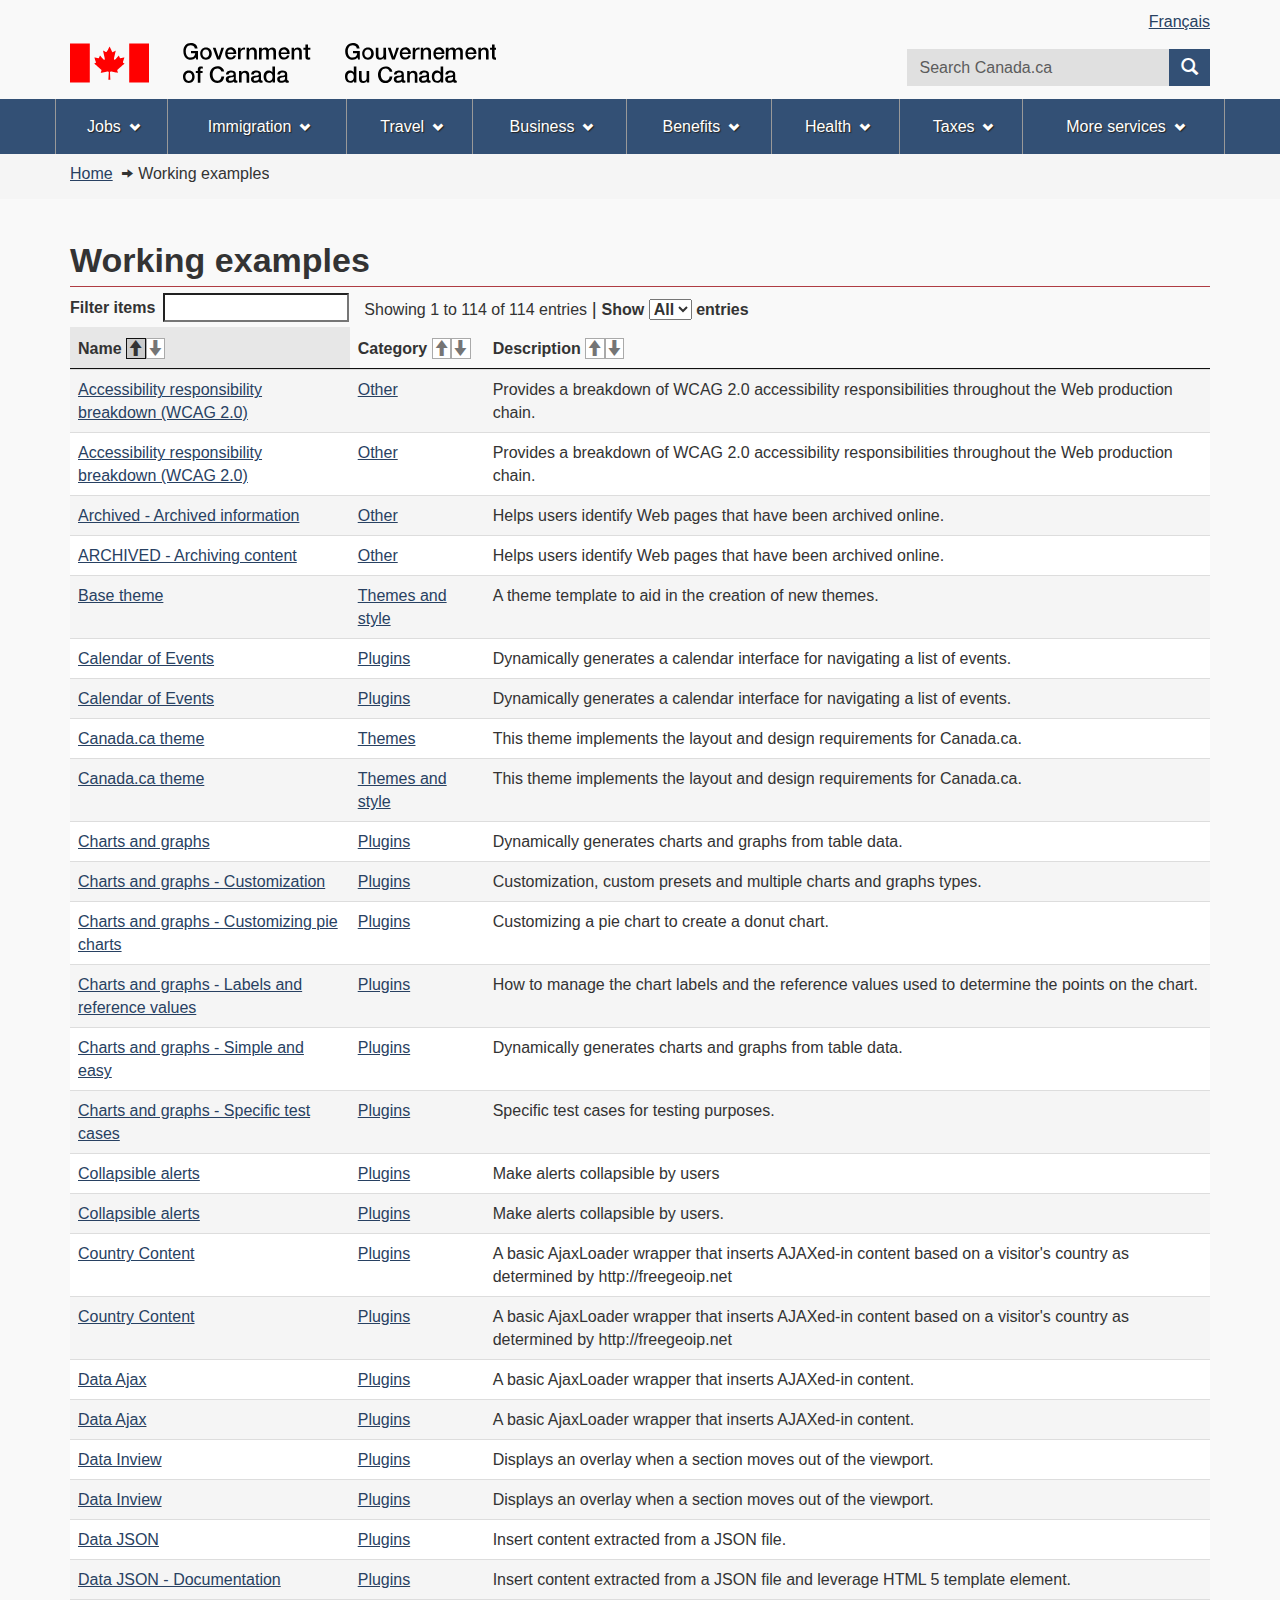
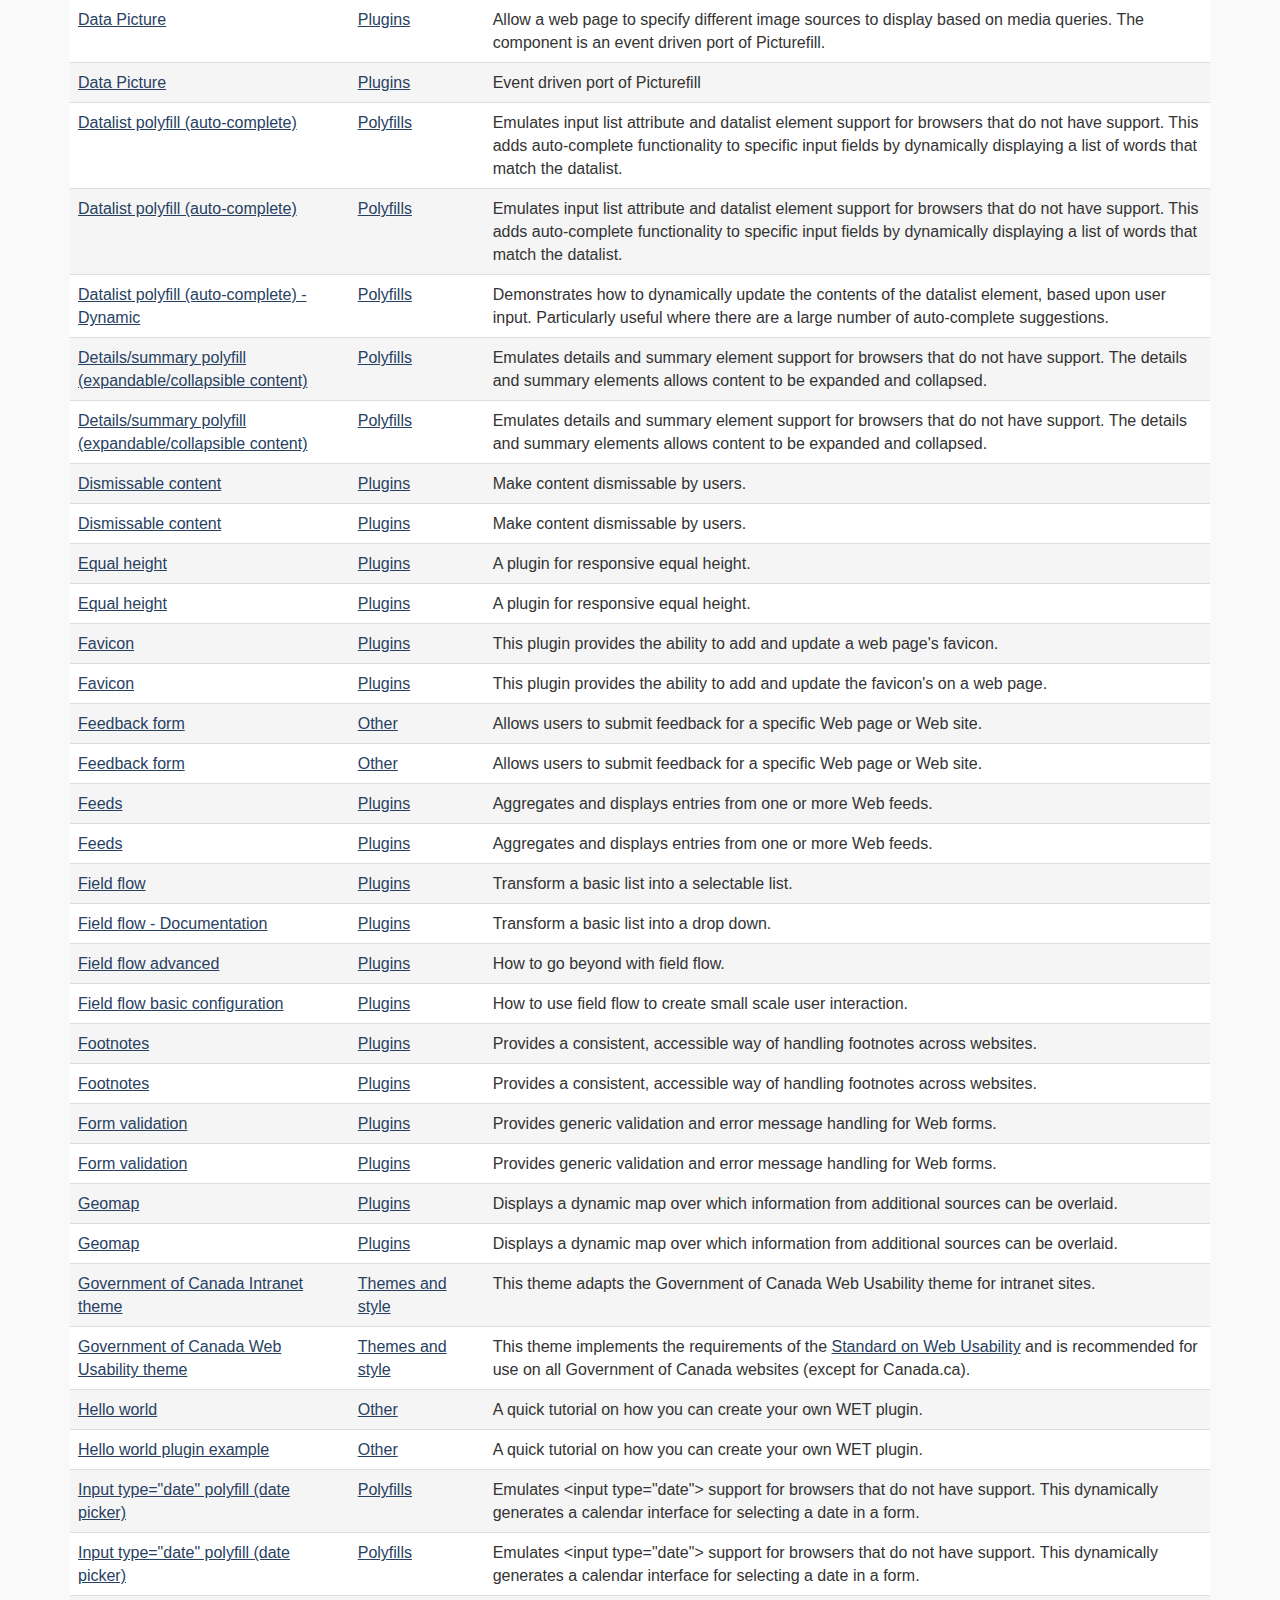
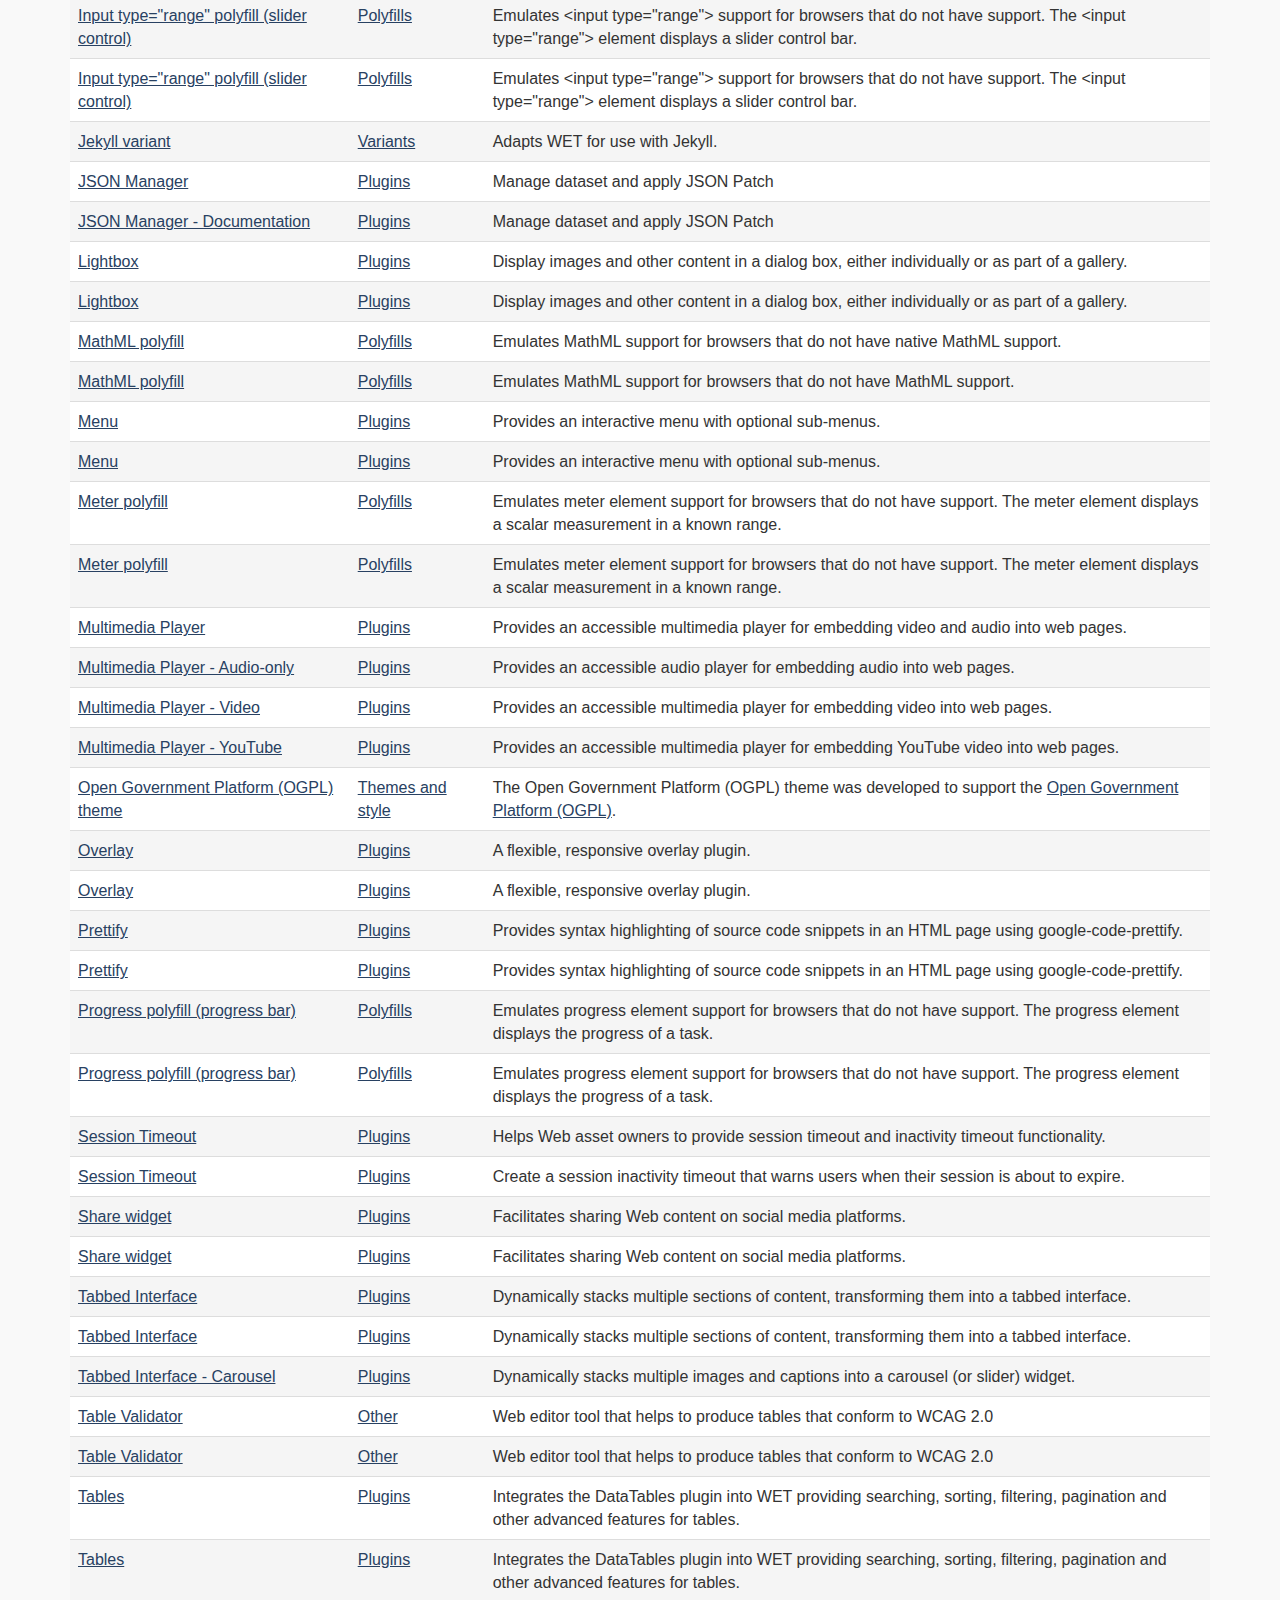
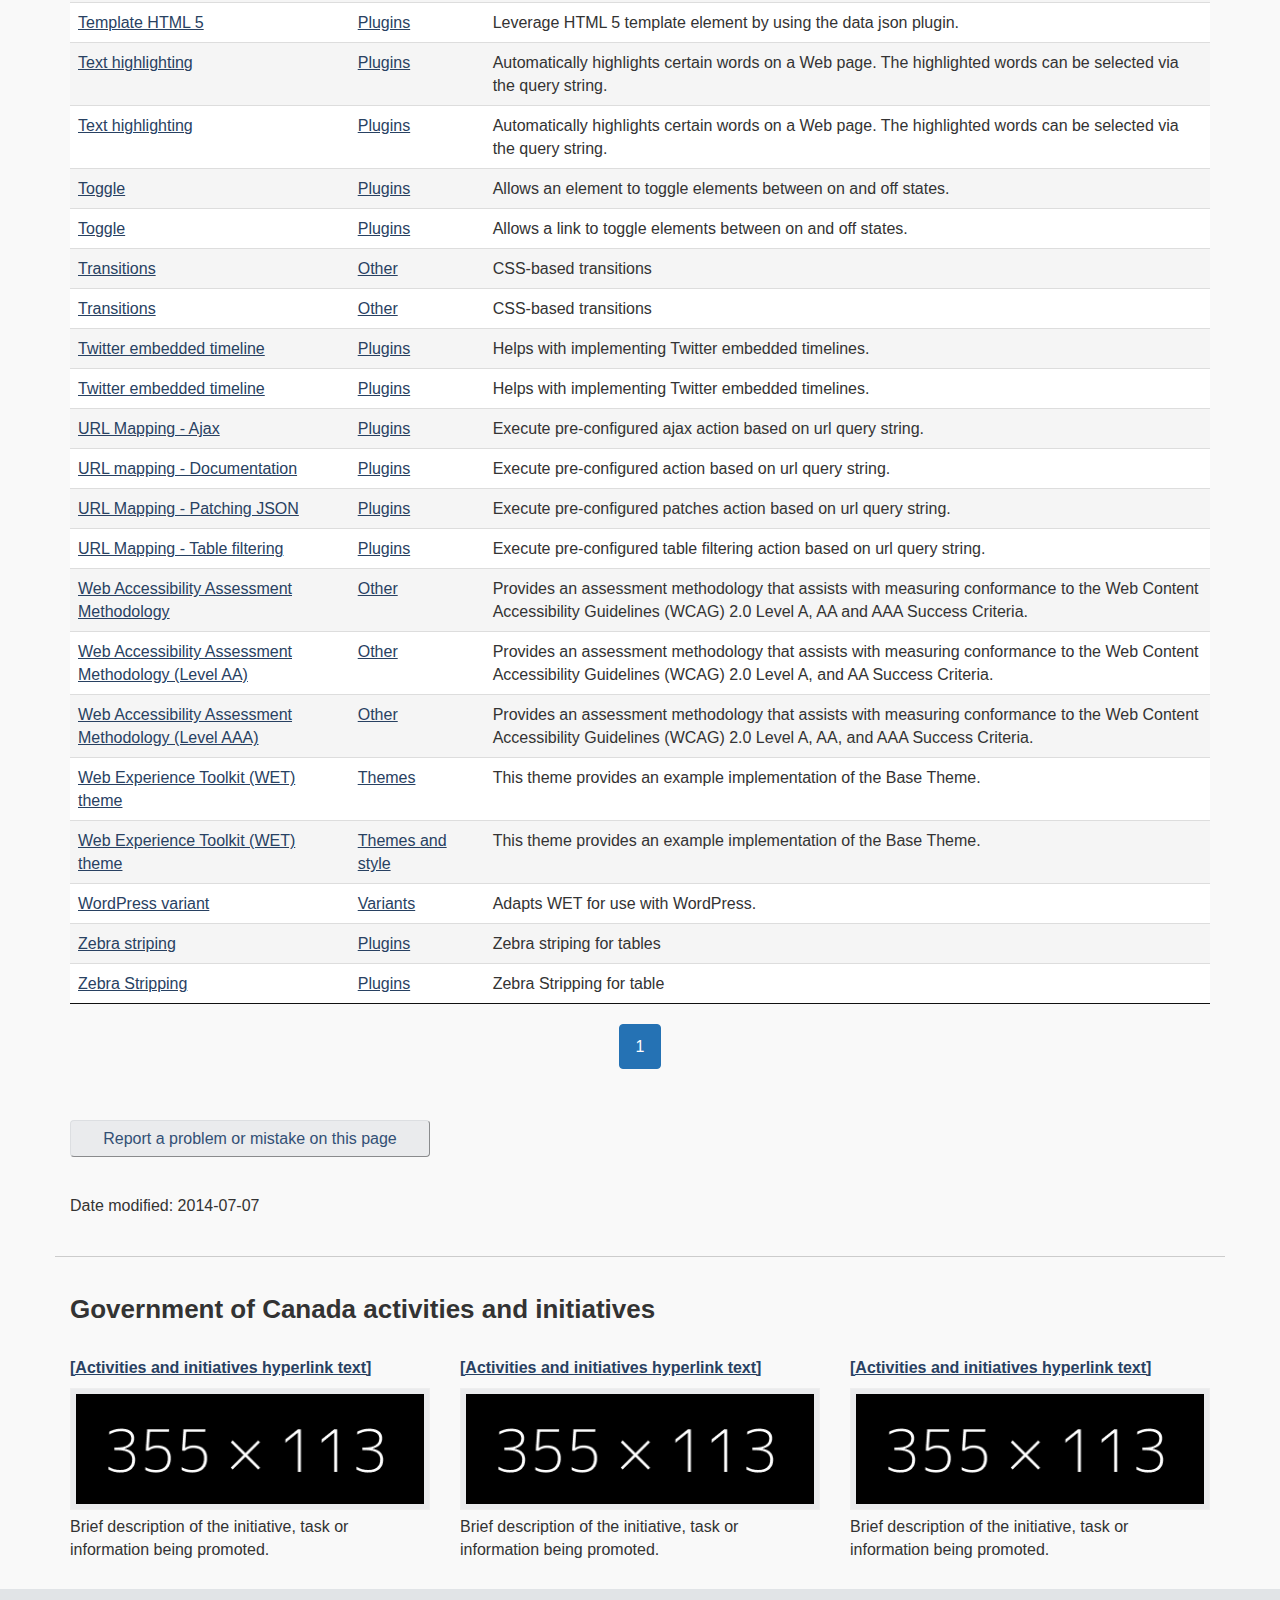
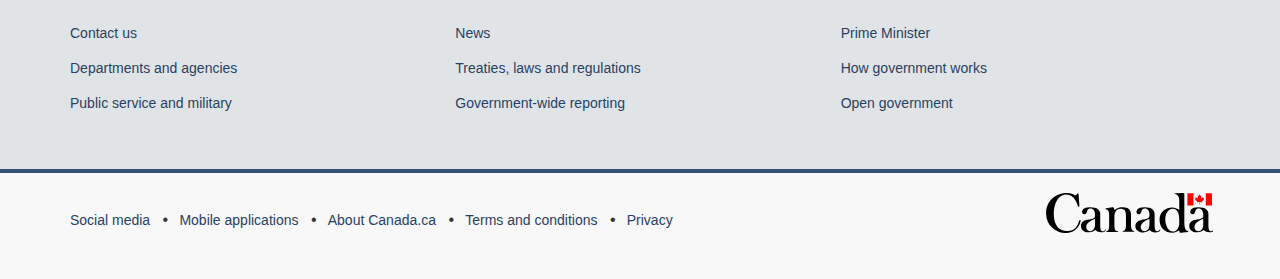
<file: demos/index-en.html>
<!DOCTYPE html><!--[if lt IE 9]><html class="no-js lt-ie9" lang="en" dir="ltr"><![endif]--><!--[if gt IE 8]><!-->
<html class="no-js" lang="en" dir="ltr">
<!--<![endif]-->
<head>
<meta charset="utf-8">
<!-- Web Experience Toolkit (WET) / Boîte à outils de l'expérience Web (BOEW)
		wet-boew.github.io/wet-boew/License-en.html / wet-boew.github.io/wet-boew/Licence-fr.html -->
<title>Working examples - Canada.ca</title>
<meta content="width=device-width,initial-scale=1" name="viewport">
<!-- Meta data -->
<meta name="description" content="Web Experience Toolkit (WET) includes reusable components for building and maintaining innovative Web sites that are accessible, usable, and interoperable. These reusable components are open source software and free for use by departments and external Web communities">
<!-- Meta data-->
<!--[if gte IE 9 | !IE ]><!-->
<link href="../GCWeb/assets/favicon.ico" rel="icon" type="image/x-icon">
<link rel="stylesheet" href="../GCWeb/css/theme.min.css">
<!--<![endif]-->
<!--[if lt IE 9]>
		<link href="../GCWeb/assets/favicon.ico" rel="shortcut icon" />
		
		<link rel="stylesheet" href="../GCWeb/css/ie8-theme.min.css" />
		<script src="http://ajax.googleapis.com/ajax/libs/jquery/1.11.1/jquery.min.js"></script>
		<script src="../wet-boew/js/ie8-wet-boew.min.js"></script>
		<![endif]-->
<!--[if lte IE 9]>
		
		
		<![endif]-->
<noscript><link rel="stylesheet" href="../wet-boew/css/noscript.min.css" /></noscript>
<!-- Google Tag Manager DO NOT REMOVE OR MODIFY - NE PAS SUPPRIMER OU MODIFIER -->
<script>dataLayer1 = [];</script>
<!-- End Google Tag Manager -->
</head>
<body vocab="http://schema.org/" typeof="WebPage">
<!-- Google Tag Manager DO NOT REMOVE OR MODIFY - NE PAS SUPPRIMER OU MODIFIER -->
<noscript><iframe title="Google Tag Manager" src="//www.googletagmanager.com/ns.html?id=GTM-TLGQ9K" height="0" width="0" style="display:none;visibility:hidden"></iframe></noscript>
<script>(function(w,d,s,l,i){w[l]=w[l]||[];w[l].push({'gtm.start': new Date().getTime(),event:'gtm.js'});var f=d.getElementsByTagName(s)[0], j=d.createElement(s),dl=l!='dataLayer1'?'&l='+l:'';j.async=true;j.src='//www.googletagmanager.com/gtm.js?id='+i+dl;f.parentNode.insertBefore(j,f);})(window,document,'script','dataLayer1','GTM-TLGQ9K');</script>
<!-- End Google Tag Manager -->
<ul id="wb-tphp">
<li class="wb-slc">
<a class="wb-sl" href="#wb-cont">Skip to main content</a>
</li>
<li class="wb-slc visible-sm visible-md visible-lg">
<a class="wb-sl" href="#wb-info">Skip to "About this site"</a>
</li>
</ul><header role="banner">
<div id="wb-bnr" class="container">
<section id="wb-lng" class="visible-md visible-lg text-right">
<h2 class="wb-inv">Language selection</h2>
<div class="row">
<div class="col-md-12">
<ul class="list-inline margin-bottom-none">
<li><a lang="fr" href="index-fr.html">Français</a></li>
</ul>
</div>
</div>
</section>
<div class="row">
<div class="brand col-xs-8 col-sm-9 col-md-6">
<a href="https://www.canada.ca/en.html"><object type="image/svg+xml" tabindex="-1" data="../GCWeb/assets/sig-blk-en.svg"></object><span class="wb-inv"> Government of Canada</span></a>
</div>
<section class="wb-mb-links col-xs-4 col-sm-3 visible-sm visible-xs" id="wb-glb-mn">
<h2>Search and menus</h2>
<ul class="list-inline text-right chvrn">
<li><a href="#mb-pnl" title="Search and menus" aria-controls="mb-pnl" class="overlay-lnk" role="button"><span class="glyphicon glyphicon-search"><span class="glyphicon glyphicon-th-list"><span class="wb-inv">Search and menus</span></span></span></a></li>
</ul>
<div id="mb-pnl"></div>
</section>
<section id="wb-srch" class="col-xs-6 text-right visible-md visible-lg">
<h2>Search</h2>
<form action="#" method="post" name="cse-search-box" role="search" class="form-inline">
<div class="form-group">
<label for="wb-srch-q" class="wb-inv">Search website</label>
<input id="wb-srch-q" list="wb-srch-q-ac" class="wb-srch-q form-control" name="q" type="search" value="" size="27" maxlength="150" placeholder="Search Canada.ca">
<datalist id="wb-srch-q-ac">
<!--[if lte IE 9]><select><![endif]-->
<!--[if lte IE 9]></select><![endif]-->
</datalist>
</div>
<div class="form-group submit">
<button type="submit" id="wb-srch-sub" class="btn btn-primary btn-small" name="wb-srch-sub"><span class="glyphicon-search glyphicon"></span><span class="wb-inv">Search</span></button>
</div>
</form>
</section>
</div>
</div>
<nav role="navigation" id="wb-sm" data-ajax-replace="../ajax/sitemenu-en.html" data-trgt="mb-pnl" class="wb-menu visible-md visible-lg" typeof="SiteNavigationElement">
<div class="container nvbar">
<h2>Topics menu</h2>
<div class="row">
<ul class="list-inline menu">
<li><a href="https://www.canada.ca/en/services/jobs.html">Jobs</a></li>
<li><a href="http://www.cic.gc.ca/english/index.asp">Immigration</a></li>
<li><a href="https://travel.gc.ca/">Travel</a></li>
<li><a href="https://www.canada.ca/en/services/business.html">Business</a></li>
<li><a href="https://www.canada.ca/en/services/benefits.html">Benefits</a></li>
<li><a href="https://www.canada.ca/en/services/health.html">Health</a></li>
<li><a href="https://www.canada.ca/en/services/taxes.html">Taxes</a></li>
<li><a href="https://www.canada.ca/en/services.html">More services</a></li>
</ul>
</div>
</div>
</nav>
<nav role="navigation" id="wb-bc" property="breadcrumb">
<h2>You are here:</h2>
<div class="container">
<div class="row">
<ol class="breadcrumb">
<li>
<a href="http://wet-boew.github.io/wet-boew/index-en.html">Home</a>
</li>
<li>Working examples</li>
</ol>
</div>
</div>
</nav>
</header>
<main role="main" property="mainContentOfPage" class="container">
<h1 property="name" id="wb-cont">Working examples</h1>
<table id="components" class="wb-tables table table-striped table-hover" data-wb-tables='{"columnDefs": [ { "visible": false, "targets": [ 3 ] } ], "lengthMenu": [[10, 25, -1], [10, 25, "All"]], "pageLength": -1 }'>
<thead>
<tr>
<th>Name</th>
<th>Category</th>
<th>Description</th>
<th>Keywords</th>
</tr>
</thead>
<tbody>
<tr>
<td><a href="../docs/ref/archived/archived-en.html">ARCHIVED - Archiving content</a></td>
<td><a href="../docs/ref/other-en.html">Other</a></td>
<td>Helps users identify Web pages that have been archived online.</td>
<td></td>
</tr>
<tr>
<td><a href="../docs/ref/arb-rra/arb-rra-en.html">Accessibility responsibility breakdown (WCAG 2.0)</a></td>
<td><a href="../docs/ref/other-en.html">Other</a></td>
<td>Provides a breakdown of WCAG 2.0 accessibility responsibilities throughout the Web production chain.</td>
<td></td>
</tr>
<tr>
<td><a href="arb-rra/arb-rra-en.html">Accessibility responsibility breakdown (WCAG 2.0)</a></td>
<td><a href="../docs/ref/other-en.html">Other</a></td>
<td>Provides a breakdown of WCAG 2.0 accessibility responsibilities throughout the Web production chain.</td>
<td>arb-rra</td>
</tr>
<tr>
<td><a href="archived/archived-en.html">Archived - Archived information</a></td>
<td><a href="../docs/ref/other-en.html">Other</a></td>
<td>Helps users identify Web pages that have been archived online.</td>
<td>archived</td>
</tr>
<tr>
<td><a href="../docs/ref/cal-events/cal-events-en.html">Calendar of Events</a></td>
<td><a href="../docs/ref/plugins-en.html">Plugins</a></td>
<td>Dynamically generates a calendar interface for navigating a list of events.</td>
<td></td>
</tr>
<tr>
<td><a href="cal-events/cal-events-en.html">Calendar of Events</a></td>
<td><a href="../docs/ref/plugins-en.html">Plugins</a></td>
<td>Dynamically generates a calendar interface for navigating a list of events.</td>
<td>cal-events</td>
</tr>
<tr>
<td><a href="../docs/ref/GCWeb/GCWeb-en.html">Canada.ca theme</a></td>
<td><a href="../docs/ref/-en.html">Themes</a></td>
<td>This theme implements the layout and design requirements for Canada.ca.</td>
<td></td>
</tr>
<tr>
<td><a href="../docs/ref/charts/charts-en.html">Charts and graphs</a></td>
<td><a href="../docs/ref/plugins-en.html">Plugins</a></td>
<td>Dynamically generates charts and graphs from table data.</td>
<td></td>
</tr>
<tr>
<td><a href="charts/custom-en.html">Charts and graphs - Customization</a></td>
<td><a href="../docs/ref/plugins-en.html">Plugins</a></td>
<td>Customization, custom presets and multiple charts and graphs types.</td>
<td>charts</td>
</tr>
<tr>
<td><a href="charts/piecustom-en.html">Charts and graphs - Customizing pie charts</a></td>
<td><a href="../docs/ref/plugins-en.html">Plugins</a></td>
<td>Customizing a pie chart to create a donut chart.</td>
<td>charts</td>
</tr>
<tr>
<td><a href="charts/labelsandreferencevalue-en.html">Charts and graphs - Labels and reference values</a></td>
<td><a href="../docs/ref/plugins-en.html">Plugins</a></td>
<td>How to manage the chart labels and the reference values used to determine the points on the chart.</td>
<td>charts</td>
</tr>
<tr>
<td><a href="charts/charts-en.html">Charts and graphs - Simple and easy</a></td>
<td><a href="../docs/ref/plugins-en.html">Plugins</a></td>
<td>Dynamically generates charts and graphs from table data.</td>
<td>charts</td>
</tr>
<tr>
<td><a href="charts/testing-en.html">Charts and graphs - Specific test cases</a></td>
<td><a href="../docs/ref/plugins-en.html">Plugins</a></td>
<td>Specific test cases for testing purposes.</td>
<td>charts</td>
</tr>
<tr>
<td><a href="collapsible-alerts/collapsible-alerts-en.html">Collapsible alerts</a></td>
<td><a href="../docs/ref/plugins-en.html">Plugins</a></td>
<td>Make alerts collapsible by users</td>
<td>collapsible-alerts</td>
</tr>
<tr>
<td><a href="../docs/ref/collapsible-alerts/collapsible-alerts-en.html">Collapsible alerts</a></td>
<td><a href="../docs/ref/plugins-en.html">Plugins</a></td>
<td>Make alerts collapsible by users.</td>
<td></td>
</tr>
<tr>
<td><a href="../docs/ref/country-content/country-content-en.html">Country Content</a></td>
<td><a href="../docs/ref/plugins-en.html">Plugins</a></td>
<td>A basic AjaxLoader wrapper that inserts AJAXed-in content based on a visitor&#x27;s country as determined by http://freegeoip.net</td>
<td></td>
</tr>
<tr>
<td><a href="country-content/country-content-en.html">Country Content</a></td>
<td><a href="../docs/ref/plugins-en.html">Plugins</a></td>
<td>A basic AjaxLoader wrapper that inserts AJAXed-in content based on a visitor&#x27;s country as determined by http://freegeoip.net</td>
<td>country-content</td>
</tr>
<tr>
<td><a href="../docs/ref/data-ajax/data-ajax-en.html">Data Ajax</a></td>
<td><a href="../docs/ref/plugins-en.html">Plugins</a></td>
<td>A basic AjaxLoader wrapper that inserts AJAXed-in content.</td>
<td></td>
</tr>
<tr>
<td><a href="data-ajax/data-ajax-en.html">Data Ajax</a></td>
<td><a href="../docs/ref/plugins-en.html">Plugins</a></td>
<td>A basic AjaxLoader wrapper that inserts AJAXed-in content.</td>
<td>data-ajax</td>
</tr>
<tr>
<td><a href="data-inview/data-inview-en.html">Data Inview</a></td>
<td><a href="../docs/ref/plugins-en.html">Plugins</a></td>
<td>Displays an overlay when a section moves out of the viewport.</td>
<td>data-inview</td>
</tr>
<tr>
<td><a href="../docs/ref/data-inview/data-inview-en.html">Data Inview</a></td>
<td><a href="../docs/ref/plugins-en.html">Plugins</a></td>
<td>Displays an overlay when a section moves out of the viewport.</td>
<td></td>
</tr>
<tr>
<td><a href="data-json/data-json-en.html">Data JSON</a></td>
<td><a href="../docs/ref/plugins-en.html">Plugins</a></td>
<td>Insert content extracted from a JSON file.</td>
<td>data-json</td>
</tr>
<tr>
<td><a href="data-json/data-json-doc-en.html">Data JSON - Documentation</a></td>
<td><a href="../docs/ref/plugins-en.html">Plugins</a></td>
<td>Insert content extracted from a JSON file and leverage HTML 5 template element.</td>
<td></td>
</tr>
<tr>
<td><a href="../docs/ref/data-picture/data-picture-en.html">Data Picture</a></td>
<td><a href="../docs/ref/plugins-en.html">Plugins</a></td>
<td>Allow a web page to specify different image sources to display based on media queries. The component is an event driven port of Picturefill.</td>
<td></td>
</tr>
<tr>
<td><a href="data-picture/data-picture-en.html">Data Picture</a></td>
<td><a href="../docs/ref/plugins-en.html">Plugins</a></td>
<td>Event driven port of Picturefill</td>
<td>data-picture</td>
</tr>
<tr>
<td><a href="../docs/ref/datalist/datalist-en.html">Datalist polyfill (auto-complete)</a></td>
<td><a href="../docs/ref/polyfills-en.html">Polyfills</a></td>
<td>Emulates input list attribute and datalist element support for browsers that do not have support. This adds auto-complete functionality to specific input fields by dynamically displaying a list of words that match the datalist.</td>
<td></td>
</tr>
<tr>
<td><a href="datalist/datalist-en.html">Datalist polyfill (auto-complete)</a></td>
<td><a href="../docs/ref/polyfills-en.html">Polyfills</a></td>
<td>Emulates input list attribute and datalist element support for browsers that do not have support. This adds auto-complete functionality to specific input fields by dynamically displaying a list of words that match the datalist.</td>
<td>datalist</td>
</tr>
<tr>
<td><a href="datalist/datalist-dynamic-en.html">Datalist polyfill (auto-complete) - Dynamic</a></td>
<td><a href="../docs/ref/polyfills-en.html">Polyfills</a></td>
<td>Demonstrates how to dynamically update the contents of the datalist element, based upon user input. Particularly useful where there are a large number of auto-complete suggestions.</td>
<td>datalist</td>
</tr>
<tr>
<td><a href="../docs/ref/details/details-en.html">Details/summary polyfill (expandable/collapsible content)</a></td>
<td><a href="../docs/ref/polyfills-en.html">Polyfills</a></td>
<td>Emulates details and summary element support for browsers that do not have support. The details and summary elements allows content to be expanded and collapsed.</td>
<td></td>
</tr>
<tr>
<td><a href="details/details-en.html">Details/summary polyfill (expandable/collapsible content)</a></td>
<td><a href="../docs/ref/polyfills-en.html">Polyfills</a></td>
<td>Emulates details and summary element support for browsers that do not have support. The details and summary elements allows content to be expanded and collapsed.</td>
<td>details</td>
</tr>
<tr>
<td><a href="../docs/ref/dismissable-content/dismissable-content-en.html">Dismissable content</a></td>
<td><a href="../docs/ref/plugins-en.html">Plugins</a></td>
<td>Make content dismissable by users.</td>
<td></td>
</tr>
<tr>
<td><a href="dismissable-content/dismissable-content-en.html">Dismissable content</a></td>
<td><a href="../docs/ref/plugins-en.html">Plugins</a></td>
<td>Make content dismissable by users.</td>
<td>dismissable-content</td>
</tr>
<tr>
<td><a href="equalheight/equalheight-en.html">Equal height</a></td>
<td><a href="../docs/ref/plugins-en.html">Plugins</a></td>
<td>A plugin for responsive equal height.</td>
<td>equalheight</td>
</tr>
<tr>
<td><a href="../docs/ref/equalheight/equalheight-en.html">Equal height</a></td>
<td><a href="../docs/ref/plugins-en.html">Plugins</a></td>
<td>A plugin for responsive equal height.</td>
<td></td>
</tr>
<tr>
<td><a href="../docs/ref/favicon/favicon-en.html">Favicon</a></td>
<td><a href="../docs/ref/plugins-en.html">Plugins</a></td>
<td>This plugin provides the ability to add and update a web page&#x27;s favicon.</td>
<td></td>
</tr>
<tr>
<td><a href="favicon/favicon-en.html">Favicon</a></td>
<td><a href="../docs/ref/plugins-en.html">Plugins</a></td>
<td>This plugin provides the ability to add and update the favicon&#x27;s on a web page.</td>
<td>favicon</td>
</tr>
<tr>
<td><a href="../docs/ref/feedback/feedback-en.html">Feedback form</a></td>
<td><a href="../docs/ref/other-en.html">Other</a></td>
<td>Allows users to submit feedback for a specific Web page or Web site.</td>
<td></td>
</tr>
<tr>
<td><a href="feedback/feedback-en.html">Feedback form</a></td>
<td><a href="../docs/ref/other-en.html">Other</a></td>
<td>Allows users to submit feedback for a specific Web page or Web site.</td>
<td>feedback</td>
</tr>
<tr>
<td><a href="../docs/ref/feeds/feeds-en.html">Feeds</a></td>
<td><a href="../docs/ref/plugins-en.html">Plugins</a></td>
<td>Aggregates and displays entries from one or more Web feeds.</td>
<td></td>
</tr>
<tr>
<td><a href="feeds/feeds-en.html">Feeds</a></td>
<td><a href="../docs/ref/plugins-en.html">Plugins</a></td>
<td>Aggregates and displays entries from one or more Web feeds.</td>
<td>feeds</td>
</tr>
<tr>
<td><a href="fieldflow/fieldflow-en.html">Field flow</a></td>
<td><a href="../docs/ref/plugins-en.html">Plugins</a></td>
<td>Transform a basic list into a selectable list.</td>
<td>fieldflow</td>
</tr>
<tr>
<td><a href="fieldflow/fieldflow-doc-en.html">Field flow - Documentation</a></td>
<td><a href="../docs/ref/plugins-en.html">Plugins</a></td>
<td>Transform a basic list into a drop down.</td>
<td></td>
</tr>
<tr>
<td><a href="fieldflow/advanced-en.html">Field flow advanced</a></td>
<td><a href="../docs/ref/plugins-en.html">Plugins</a></td>
<td>How to go beyond with field flow.</td>
<td>fieldflow</td>
</tr>
<tr>
<td><a href="fieldflow/basic-en.html">Field flow basic configuration</a></td>
<td><a href="../docs/ref/plugins-en.html">Plugins</a></td>
<td>How to use field flow to create small scale user interaction.</td>
<td>fieldflow</td>
</tr>
<tr>
<td><a href="../docs/ref/footnotes/footnotes-en.html">Footnotes</a></td>
<td><a href="../docs/ref/plugins-en.html">Plugins</a></td>
<td>Provides a consistent, accessible way of handling footnotes across websites.</td>
<td></td>
</tr>
<tr>
<td><a href="footnotes/footnotes-en.html">Footnotes</a></td>
<td><a href="../docs/ref/plugins-en.html">Plugins</a></td>
<td>Provides a consistent, accessible way of handling footnotes across websites.</td>
<td>footnotes</td>
</tr>
<tr>
<td><a href="formvalid/formvalid-en.html">Form validation</a></td>
<td><a href="../docs/ref/plugins-en.html">Plugins</a></td>
<td>Provides generic validation and error message handling for Web forms.</td>
<td>formvalid</td>
</tr>
<tr>
<td><a href="../docs/ref/formvalid/formvalid-en.html">Form validation</a></td>
<td><a href="../docs/ref/plugins-en.html">Plugins</a></td>
<td>Provides generic validation and error message handling for Web forms.</td>
<td></td>
</tr>
<tr>
<td><a href="geomap/geomap-en.html">Geomap</a></td>
<td><a href="../docs/ref/plugins-en.html">Plugins</a></td>
<td>Displays a dynamic map over which information from additional sources can be overlaid.</td>
<td>geomap</td>
</tr>
<tr>
<td><a href="../docs/ref/geomap/geomap-en.html">Geomap</a></td>
<td><a href="../docs/ref/plugins-en.html">Plugins</a></td>
<td>Displays a dynamic map over which information from additional sources can be overlaid.</td>
<td></td>
</tr>
<tr>
<td><a href="../docs/ref/helloworld/helloworld-en.html">Hello world</a></td>
<td><a href="../docs/ref/other-en.html">Other</a></td>
<td>A quick tutorial on how you can create your own WET plugin.</td>
<td></td>
</tr>
<tr>
<td><a href="helloworld/helloworld-en.html">Hello world plugin example</a></td>
<td><a href="../docs/ref/other-en.html">Other</a></td>
<td>A quick tutorial on how you can create your own WET plugin.</td>
<td>helloworld</td>
</tr>
<tr>
<td><a href="datepicker/datepicker-en.html">Input type&#x3D;&quot;date&quot; polyfill (date picker)</a></td>
<td><a href="../docs/ref/polyfills-en.html">Polyfills</a></td>
<td>Emulates &lt;input type&#x3D;&quot;date&quot;&gt; support for browsers that do not have support. This dynamically generates a calendar interface for selecting a date in a form.</td>
<td>datepicker</td>
</tr>
<tr>
<td><a href="../docs/ref/datepicker/datepicker-en.html">Input type&#x3D;&quot;date&quot; polyfill (date picker)</a></td>
<td><a href="../docs/ref/polyfills-en.html">Polyfills</a></td>
<td>Emulates &lt;input type&#x3D;&quot;date&quot;&gt; support for browsers that do not have support. This dynamically generates a calendar interface for selecting a date in a form.</td>
<td></td>
</tr>
<tr>
<td><a href="slider/slider-en.html">Input type&#x3D;&quot;range&quot; polyfill (slider control)</a></td>
<td><a href="../docs/ref/polyfills-en.html">Polyfills</a></td>
<td>Emulates &lt;input type&#x3D;&quot;range&quot;&gt; support for browsers that do not have support. The &lt;input type&#x3D;&quot;range&quot;&gt; element displays a slider control bar.</td>
<td>slider</td>
</tr>
<tr>
<td><a href="../docs/ref/slider/slider-en.html">Input type&#x3D;&quot;range&quot; polyfill (slider control)</a></td>
<td><a href="../docs/ref/polyfills-en.html">Polyfills</a></td>
<td>Emulates &lt;input type&#x3D;&quot;range&quot;&gt; support for browsers that do not have support. The &lt;input type&#x3D;&quot;range&quot;&gt; element displays a slider control bar.</td>
<td></td>
</tr>
<tr>
<td><a href="jsonmanager/jsonmanager-en.html">JSON Manager</a></td>
<td><a href="../docs/ref/plugins-en.html">Plugins</a></td>
<td>Manage dataset and apply JSON Patch</td>
<td>jsonmanager</td>
</tr>
<tr>
<td><a href="jsonmanager/jsonmanager-doc-en.html">JSON Manager - Documentation</a></td>
<td><a href="../docs/ref/plugins-en.html">Plugins</a></td>
<td>Manage dataset and apply JSON Patch</td>
<td></td>
</tr>
<tr>
<td><a href="lightbox/lightbox-en.html">Lightbox</a></td>
<td><a href="../docs/ref/plugins-en.html">Plugins</a></td>
<td>Display images and other content in a dialog box, either individually or as part of a gallery.</td>
<td>lightbox</td>
</tr>
<tr>
<td><a href="../docs/ref/lightbox/lightbox-en.html">Lightbox</a></td>
<td><a href="../docs/ref/plugins-en.html">Plugins</a></td>
<td>Display images and other content in a dialog box, either individually or as part of a gallery.</td>
<td></td>
</tr>
<tr>
<td><a href="../docs/ref/mathml/mathml-en.html">MathML polyfill</a></td>
<td><a href="../docs/ref/polyfills-en.html">Polyfills</a></td>
<td>Emulates MathML support for browsers that do not have native MathML support.</td>
<td></td>
</tr>
<tr>
<td><a href="mathml/mathml-en.html">MathML polyfill</a></td>
<td><a href="../docs/ref/polyfills-en.html">Polyfills</a></td>
<td>Emulates MathML support for browsers that do not have MathML support.</td>
<td>mathml</td>
</tr>
<tr>
<td><a href="../docs/ref/menu/menu-en.html">Menu</a></td>
<td><a href="../docs/ref/plugins-en.html">Plugins</a></td>
<td>Provides an interactive menu with optional sub-menus.</td>
<td></td>
</tr>
<tr>
<td><a href="menu/menu-en.html">Menu</a></td>
<td><a href="../docs/ref/plugins-en.html">Plugins</a></td>
<td>Provides an interactive menu with optional sub-menus.</td>
<td>menu</td>
</tr>
<tr>
<td><a href="meter/meter-en.html">Meter polyfill</a></td>
<td><a href="../docs/ref/polyfills-en.html">Polyfills</a></td>
<td>Emulates meter element support for browsers that do not have support. The meter element displays a scalar measurement in a known range.</td>
<td>meter</td>
</tr>
<tr>
<td><a href="../docs/ref/meter/meter-en.html">Meter polyfill</a></td>
<td><a href="../docs/ref/polyfills-en.html">Polyfills</a></td>
<td>Emulates meter element support for browsers that do not have support. The meter element displays a scalar measurement in a known range.</td>
<td></td>
</tr>
<tr>
<td><a href="../docs/ref/multimedia/multimedia-en.html">Multimedia Player</a></td>
<td><a href="../docs/ref/plugins-en.html">Plugins</a></td>
<td>Provides an accessible multimedia player for embedding video and audio into web pages.</td>
<td></td>
</tr>
<tr>
<td><a href="multimedia/multimedia-audio-en.html">Multimedia Player - Audio-only</a></td>
<td><a href="../docs/ref/plugins-en.html">Plugins</a></td>
<td>Provides an accessible audio player for embedding audio into web pages.</td>
<td>multimedia</td>
</tr>
<tr>
<td><a href="multimedia/multimedia-en.html">Multimedia Player - Video</a></td>
<td><a href="../docs/ref/plugins-en.html">Plugins</a></td>
<td>Provides an accessible multimedia player for embedding video into web pages.</td>
<td>multimedia</td>
</tr>
<tr>
<td><a href="multimedia/multimedia-youtube-en.html">Multimedia Player - YouTube</a></td>
<td><a href="../docs/ref/plugins-en.html">Plugins</a></td>
<td>Provides an accessible multimedia player for embedding YouTube video into web pages.</td>
<td>multimedia, youtube</td>
</tr>
<tr>
<td><a href="../docs/ref/overlay/overlay-en.html">Overlay</a></td>
<td><a href="../docs/ref/plugins-en.html">Plugins</a></td>
<td>A flexible, responsive overlay plugin.</td>
<td></td>
</tr>
<tr>
<td><a href="overlay/overlay-en.html">Overlay</a></td>
<td><a href="../docs/ref/plugins-en.html">Plugins</a></td>
<td>A flexible, responsive overlay plugin.</td>
<td>overlay</td>
</tr>
<tr>
<td><a href="prettify/prettify-en.html">Prettify</a></td>
<td><a href="../docs/ref/plugins-en.html">Plugins</a></td>
<td>Provides syntax highlighting of source code snippets in an HTML page using google-code-prettify.</td>
<td>prettify</td>
</tr>
<tr>
<td><a href="../docs/ref/prettify/prettify-en.html">Prettify</a></td>
<td><a href="../docs/ref/plugins-en.html">Plugins</a></td>
<td>Provides syntax highlighting of source code snippets in an HTML page using google-code-prettify.</td>
<td></td>
</tr>
<tr>
<td><a href="progress/progress-en.html">Progress polyfill (progress bar)</a></td>
<td><a href="../docs/ref/polyfills-en.html">Polyfills</a></td>
<td>Emulates progress element support for browsers that do not have support. The progress element displays the progress of a task.</td>
<td>progress</td>
</tr>
<tr>
<td><a href="../docs/ref/progress/progress-en.html">Progress polyfill (progress bar)</a></td>
<td><a href="../docs/ref/polyfills-en.html">Polyfills</a></td>
<td>Emulates progress element support for browsers that do not have support. The progress element displays the progress of a task.</td>
<td></td>
</tr>
<tr>
<td><a href="session-timeout/session-timeout-en.html">Session Timeout</a></td>
<td><a href="../docs/ref/plugins-en.html">Plugins</a></td>
<td>Helps Web asset owners to provide session timeout and inactivity timeout functionality.</td>
<td>session-timeout</td>
</tr>
<tr>
<td><a href="../docs/ref/session-timeout/session-timeout-en.html">Session Timeout</a></td>
<td><a href="../docs/ref/plugins-en.html">Plugins</a></td>
<td>Create a session inactivity timeout that warns users when their session is about to expire.</td>
<td></td>
</tr>
<tr>
<td><a href="../docs/ref/share/share-en.html">Share widget</a></td>
<td><a href="../docs/ref/plugins-en.html">Plugins</a></td>
<td>Facilitates sharing Web content on social media platforms.</td>
<td></td>
</tr>
<tr>
<td><a href="share/share-en.html">Share widget</a></td>
<td><a href="../docs/ref/plugins-en.html">Plugins</a></td>
<td>Facilitates sharing Web content on social media platforms.</td>
<td>share</td>
</tr>
<tr>
<td><a href="../docs/ref/tabs/tabs-en.html">Tabbed Interface</a></td>
<td><a href="../docs/ref/plugins-en.html">Plugins</a></td>
<td>Dynamically stacks multiple sections of content, transforming them into a tabbed interface.</td>
<td></td>
</tr>
<tr>
<td><a href="tabs/tabs-en.html">Tabbed Interface</a></td>
<td><a href="../docs/ref/plugins-en.html">Plugins</a></td>
<td>Dynamically stacks multiple sections of content, transforming them into a tabbed interface.</td>
<td>tabs</td>
</tr>
<tr>
<td><a href="tabs/tabs-carousel-en.html">Tabbed Interface - Carousel</a></td>
<td><a href="../docs/ref/plugins-en.html">Plugins</a></td>
<td>Dynamically stacks multiple images and captions into a carousel (or slider) widget.</td>
<td>tabs, carousel</td>
</tr>
<tr>
<td><a href="../docs/ref/tablevalidator/tablevalidator-en.html">Table Validator</a></td>
<td><a href="../docs/ref/other-en.html">Other</a></td>
<td>Web editor tool that helps to produce tables that conform to WCAG 2.0</td>
<td></td>
</tr>
<tr>
<td><a href="tablevalidator/tablevalidator-en.html">Table Validator</a></td>
<td><a href="../docs/ref/other-en.html">Other</a></td>
<td>Web editor tool that helps to produce tables that conform to WCAG 2.0</td>
<td>tablevalidator</td>
</tr>
<tr>
<td><a href="tables/tables-en.html">Tables</a></td>
<td><a href="../docs/ref/plugins-en.html">Plugins</a></td>
<td>Integrates the DataTables plugin into WET providing searching, sorting, filtering, pagination and other advanced features for tables.</td>
<td>tables</td>
</tr>
<tr>
<td><a href="../docs/ref/tables/tables-en.html">Tables</a></td>
<td><a href="../docs/ref/plugins-en.html">Plugins</a></td>
<td>Integrates the DataTables plugin into WET providing searching, sorting, filtering, pagination and other advanced features for tables.</td>
<td></td>
</tr>
<tr>
<td><a href="data-json/template-en.html">Template HTML 5</a></td>
<td><a href="../docs/ref/plugins-en.html">Plugins</a></td>
<td>Leverage HTML 5 template element by using the data json plugin.</td>
<td>data-json</td>
</tr>
<tr>
<td><a href="../docs/ref/texthighlight/texthighlight-en.html">Text highlighting</a></td>
<td><a href="../docs/ref/plugins-en.html">Plugins</a></td>
<td>Automatically highlights certain words on a Web page. The highlighted words can be selected via the query string.</td>
<td></td>
</tr>
<tr>
<td><a href="texthighlight/texthighlight-en.html?txthl&#x3D;avian%20influenza+world+cook+flu-like%20symptoms+Don&#x27;t%20Forget...+causes%20sickness%20in%20birds,%20it%20can%20also%20infect%20people.">Text highlighting</a></td>
<td><a href="../docs/ref/plugins-en.html">Plugins</a></td>
<td>Automatically highlights certain words on a Web page. The highlighted words can be selected via the query string.</td>
<td>texthighlight</td>
</tr>
<tr>
<td><a href="../docs/ref/toggle/toggle-en.html">Toggle</a></td>
<td><a href="../docs/ref/plugins-en.html">Plugins</a></td>
<td>Allows an element to toggle elements between on and off states.</td>
<td></td>
</tr>
<tr>
<td><a href="toggle/toggle-en.html">Toggle</a></td>
<td><a href="../docs/ref/plugins-en.html">Plugins</a></td>
<td>Allows a link to toggle elements between on and off states.</td>
<td>toggle</td>
</tr>
<tr>
<td><a href="transitions/transitions-en.html">Transitions</a></td>
<td><a href="../docs/ref/other-en.html">Other</a></td>
<td>CSS-based transitions</td>
<td>transitions</td>
</tr>
<tr>
<td><a href="../docs/ref/transitions/transitions-en.html">Transitions</a></td>
<td><a href="../docs/ref/other-en.html">Other</a></td>
<td>CSS-based transitions</td>
<td></td>
</tr>
<tr>
<td><a href="../docs/ref/twitter/twitter-en.html">Twitter embedded timeline</a></td>
<td><a href="../docs/ref/plugins-en.html">Plugins</a></td>
<td>Helps with implementing Twitter embedded timelines.</td>
<td></td>
</tr>
<tr>
<td><a href="twitter/twitter-en.html">Twitter embedded timeline</a></td>
<td><a href="../docs/ref/plugins-en.html">Plugins</a></td>
<td>Helps with implementing Twitter embedded timelines.</td>
<td>twitter</td>
</tr>
<tr>
<td><a href="urlmapping/ajax-en.html">URL Mapping - Ajax</a></td>
<td><a href="../docs/ref/plugins-en.html">Plugins</a></td>
<td>Execute pre-configured ajax action based on url query string.</td>
<td>urlmapping</td>
</tr>
<tr>
<td><a href="urlmapping/patches-en.html">URL Mapping - Patching JSON</a></td>
<td><a href="../docs/ref/plugins-en.html">Plugins</a></td>
<td>Execute pre-configured patches action based on url query string.</td>
<td>urlmapping</td>
</tr>
<tr>
<td><a href="urlmapping/tblfilter-en.html">URL Mapping - Table filtering</a></td>
<td><a href="../docs/ref/plugins-en.html">Plugins</a></td>
<td>Execute pre-configured table filtering action based on url query string.</td>
<td>urlmapping</td>
</tr>
<tr>
<td><a href="urlmapping/urlmapping-doc-en.html">URL mapping - Documentation</a></td>
<td><a href="../docs/ref/plugins-en.html">Plugins</a></td>
<td>Execute pre-configured action based on url query string.</td>
<td></td>
</tr>
<tr>
<td><a href="../docs/ref/wamethod/wamethod-en.html">Web Accessibility Assessment Methodology</a></td>
<td><a href="../docs/ref/other-en.html">Other</a></td>
<td>Provides an assessment methodology that assists with measuring conformance to the Web Content Accessibility Guidelines (WCAG) 2.0 Level A, AA and AAA Success Criteria.</td>
<td></td>
</tr>
<tr>
<td><a href="wamethod/wamethod-AA-en.html">Web Accessibility Assessment Methodology (Level AA)</a></td>
<td><a href="../docs/ref/other-en.html">Other</a></td>
<td>Provides an assessment methodology that assists with measuring conformance to the Web Content Accessibility Guidelines (WCAG) 2.0 Level A, and AA Success Criteria.</td>
<td>wamethod</td>
</tr>
<tr>
<td><a href="wamethod/wamethod-AAA-en.html">Web Accessibility Assessment Methodology (Level AAA)</a></td>
<td><a href="../docs/ref/other-en.html">Other</a></td>
<td>Provides an assessment methodology that assists with measuring conformance to the Web Content Accessibility Guidelines (WCAG) 2.0 Level A, AA, and AAA Success Criteria.</td>
<td>wamethod</td>
</tr>
<tr>
<td><a href="../docs/ref/theme-wet-boew/theme-wet-boew-en.html">Web Experience Toolkit (WET) theme</a></td>
<td><a href="../docs/ref/-en.html">Themes</a></td>
<td>This theme provides an example implementation of the Base Theme.</td>
<td></td>
</tr>
<tr>
<td><a href="../docs/ref/zebra/zebra-en.html">Zebra Stripping</a></td>
<td><a href="../docs/ref/plugins-en.html">Plugins</a></td>
<td>Zebra Stripping for table</td>
<td></td>
</tr>
<tr>
<td><a href="zebra/zebra-en.html">Zebra striping</a></td>
<td><a href="../docs/ref/plugins-en.html">Plugins</a></td>
<td>Zebra striping for tables</td>
<td>zebra</td>
</tr>
<tr>
<td><a href="http://wet-boew.github.io/themes-dist/theme-base/index-en.html">Base theme</a></td>
<td><a href="../docs/ref/themesstyle-en.html">Themes and style</a></td>
<td>A theme template to aid in the creation of new themes.</td>
<td>theme-base</td>
</tr>
<tr>
<td><a href="http://wet-boew.github.io/themes-dist/GCWeb/index-en.html">Canada.ca theme</a></td>
<td><a href="../docs/ref/themesstyle-en.html">Themes and style</a></td>
<td>This theme implements the layout and design requirements for Canada.ca.</td>
<td>GCWeb</td>
</tr>
<tr>
<td><a href="http://wet-boew.github.io/themes-dist/theme-gc-intranet/index-en.html">Government of Canada Intranet theme</a></td>
<td><a href="../docs/ref/themesstyle-en.html">Themes and style</a></td>
<td>This theme adapts the Government of Canada Web Usability theme for intranet sites.</td>
<td>theme-gc-intranet</td>
</tr>
<tr>
<td><a href="http://wet-boew.github.io/themes-dist/theme-gcwu-fegc/index-en.html">Government of Canada Web Usability theme</a></td>
<td><a href="../docs/ref/themesstyle-en.html">Themes and style</a></td>
<td>This theme implements the requirements of the <a href="http://www.tbs-sct.gc.ca/pol/doc-eng.aspx?id=24227" rel="external">Standard on Web Usability</a> and is recommended for use on all Government of Canada websites (except for Canada.ca).</td>
<td>theme-gcwu-fegc</td>
</tr>
<tr>
<td><a href="http://wet-boew.github.io/themes-dist/theme-ogpl/index-en.html">Open Government Platform (OGPL) theme</a></td>
<td><a href="../docs/ref/themesstyle-en.html">Themes and style</a></td>
<td>The Open Government Platform (OGPL) theme was developed to support the <a href="http://ogpl.github.io/index-en.html" rel="external">Open Government Platform (OGPL)</a>.</td>
<td>theme-ogpl</td>
</tr>
<tr>
<td><a href="../theme/index-en.html">Web Experience Toolkit (WET) theme</a></td>
<td><a href="../docs/ref/themesstyle-en.html">Themes and style</a></td>
<td>This theme provides an example implementation of the Base Theme.</td>
<td>theme-wet-boew</td>
</tr>
<tr>
<td><a href="http://wet-boew.github.io/wet-boew-jekyll/index-en.html">Jekyll variant</a></td>
<td><a href="../docs/ref/variants-en.html">Variants</a></td>
<td>Adapts WET for use with Jekyll.</td>
<td>jekyll</td>
</tr>
<tr>
<td><a href="http://www.lostprototype.com/wet-boew-4/">WordPress variant</a></td>
<td><a href="../docs/ref/variants-en.html">Variants</a></td>
<td>Adapts WET for use with WordPress.</td>
<td>wordpress</td>
</tr>
</tbody>
</table>
<div class="row pagedetails">
<div class="col-sm-6 col-lg-4 mrgn-tp-sm">
<a href="https://www.canada.ca/en/report-problem.html" class="btn btn-default btn-block">Report a problem or mistake on this page</a>
</div>
<div class="datemod col-xs-12 mrgn-tp-lg">
<dl id="wb-dtmd">
<dt>Date modified:&#32;</dt>
<dd><time property="dateModified">2014-07-07</time></dd>
</dl>
</div>
</div>
</main>
<aside class="gc-nttvs container">
<h2>Government of Canada activities and initiatives</h2>
<div id="gcwb_prts" class="wb-eqht row">
<section class="col-lg-4 col-md-6 mrgn-bttm-md">
<a rel="external" href="#">
<h3 class="h5">[Activities and initiatives hyperlink text]</h3>
<img class="img-responsive thumbnail mrgn-bttm-sm" src="../img/features/355x113.png" alt="">
</a>
<p>Brief description of the initiative, task or information being promoted.</p>
</section>
<section class="col-lg-4 col-md-6 mrgn-bttm-md">
<a rel="external" href="#">
<h3 class="h5">[Activities and initiatives hyperlink text]</h3>
<img class="img-responsive thumbnail mrgn-bttm-sm" src="../img/features/355x113.png" alt="">
</a>
<p>Brief description of the initiative, task or information being promoted.</p>
</section>
<section class="col-lg-4 col-md-6 mrgn-bttm-md">
<a rel="external" href="#">
<h3 class="h5">[Activities and initiatives hyperlink text]</h3>
<img class="img-responsive thumbnail mrgn-bttm-sm" src="../img/features/355x113.png" alt="">
</a>
<p>Brief description of the initiative, task or information being promoted.</p>
</section>
</div>
</aside>
<footer role="contentinfo" id="wb-info">
<nav role="navigation" class="container wb-navcurr">
<h2 class="wb-inv">About government</h2>
<ul class="list-unstyled colcount-sm-2 colcount-md-3">
<li><a href="https://www.canada.ca/en/contact.html">Contact us</a></li>
<li><a href="https://www.canada.ca/en/government/dept.html">Departments and agencies</a></li>
<li><a href="https://www.canada.ca/en/government/publicservice.html">Public service and military</a></li>
<li><a href="https://www.canada.ca/en/news.html">News</a></li>
<li><a href="https://www.canada.ca/en/government/system/laws.html">Treaties, laws and regulations</a></li>
<li><a href="https://www.canada.ca/en/transparency/reporting.html">Government-wide reporting</a></li>
<li><a href="http://pm.gc.ca/eng">Prime Minister</a></li>
<li><a href="https://www.canada.ca/en/government/system.html">How government works</a></li>
<li><a href="http://open.canada.ca/en/">Open government</a></li>
</ul> </nav>
<div class="brand">
<div class="container">
<div class="row">
<nav class="col-md-10 ftr-urlt-lnk">
<h2 class="wb-inv">About this site</h2>
<ul>
<li><a href="https://www.canada.ca/en/social.html">Social media</a></li>
<li><a href="https://www.canada.ca/en/mobile.html">Mobile applications</a></li>
<li><a href="https://www1.canada.ca/en/newsite.html">About Canada.ca</a></li>
<li><a href="https://www.canada.ca/en/transparency/terms.html">Terms and conditions</a></li>
<li><a href="https://www.canada.ca/en/transparency/privacy.html">Privacy</a></li>
</ul>
</nav>
<div class="col-xs-6 visible-sm visible-xs tofpg">
<a href="#wb-cont">Top of Page <span class="glyphicon glyphicon-chevron-up"></span></a>
</div>
<div class="col-xs-6 col-md-2 text-right">
<object type="image/svg+xml" tabindex="-1" role="img" data="../GCWeb/assets/wmms-blk.svg" aria-label="Symbol of the Government of Canada"></object>
</div>
</div>
</div>
</div>
</footer>
<!--[if gte IE 9 | !IE ]><!-->
<script src="https://ajax.googleapis.com/ajax/libs/jquery/2.1.4/jquery.js"></script>
<script src="../wet-boew/js/wet-boew.min.js"></script>
<!--<![endif]-->
<!--[if lt IE 9]>
		<script src="../wet-boew/js/ie8-wet-boew2.min.js"></script>
		
		<![endif]-->
<script src="../GCWeb/js/theme.min.js"></script>
</body>
</html>
</file>
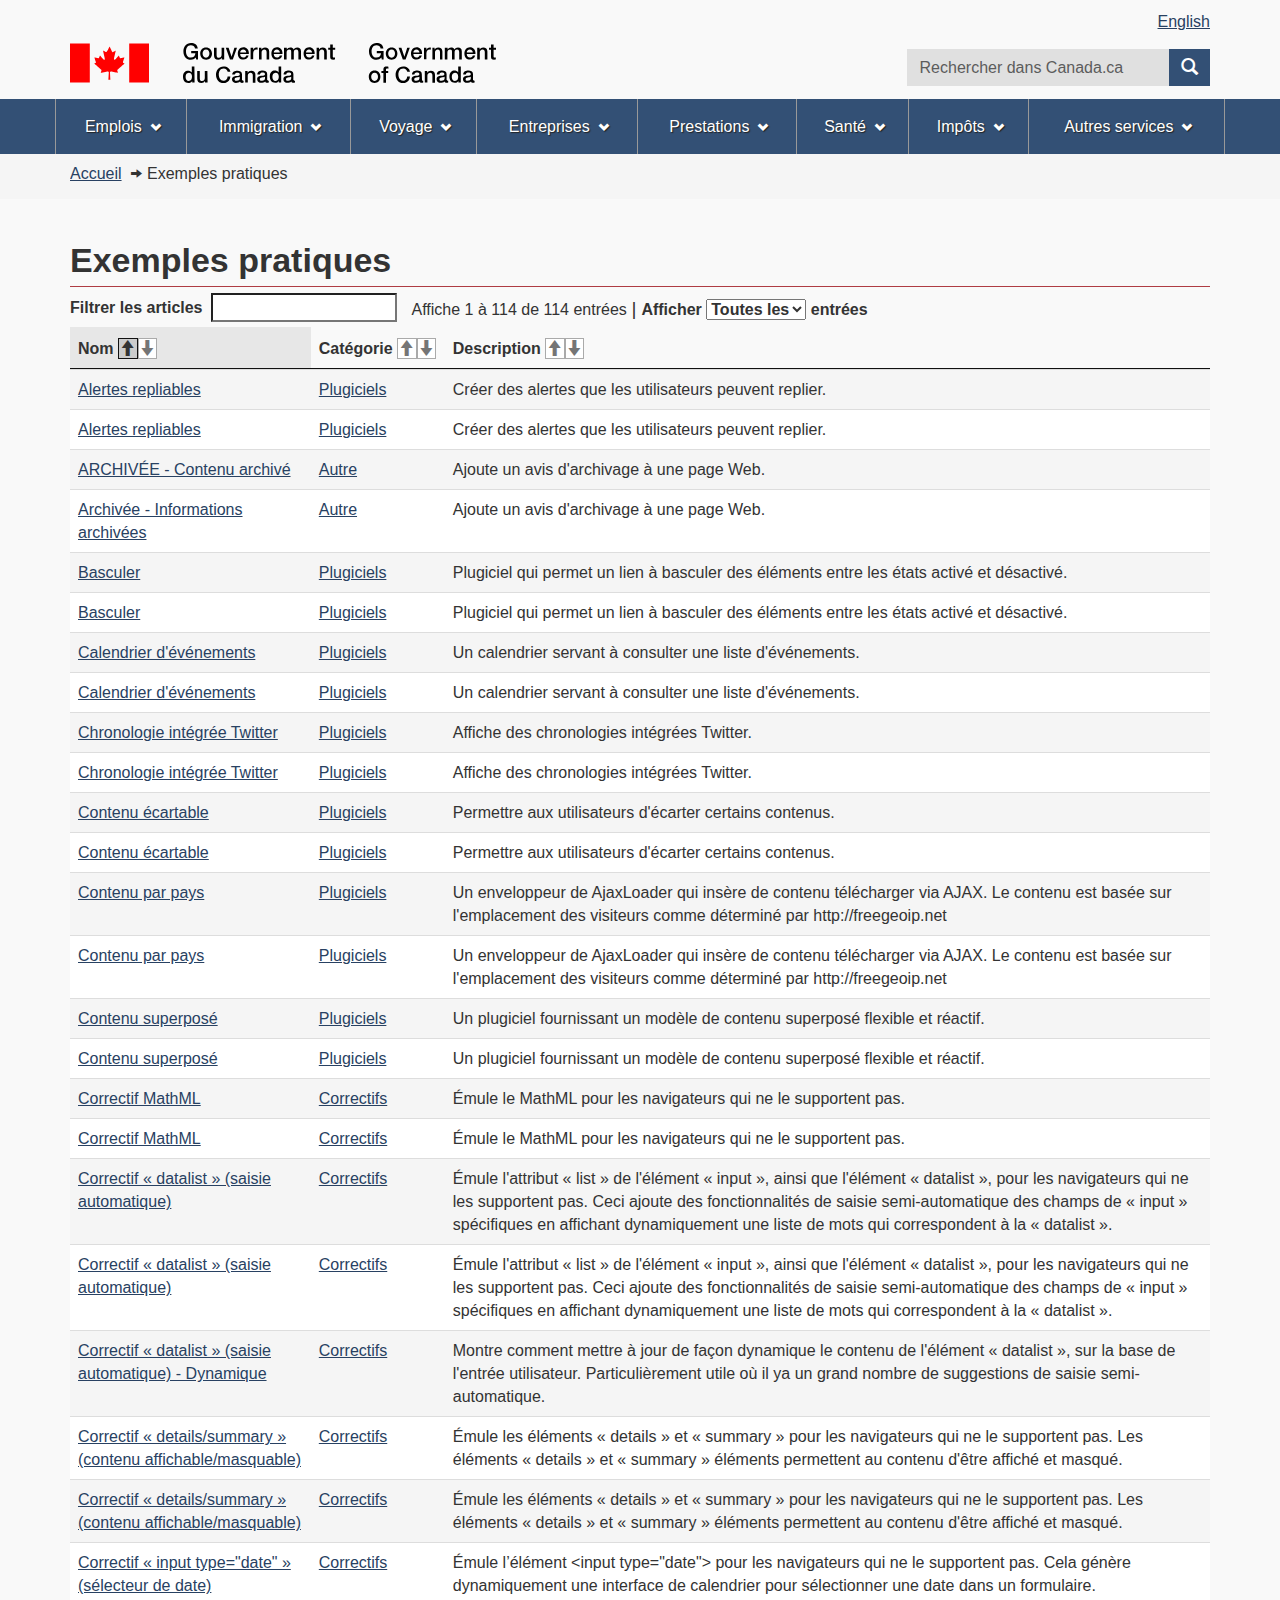
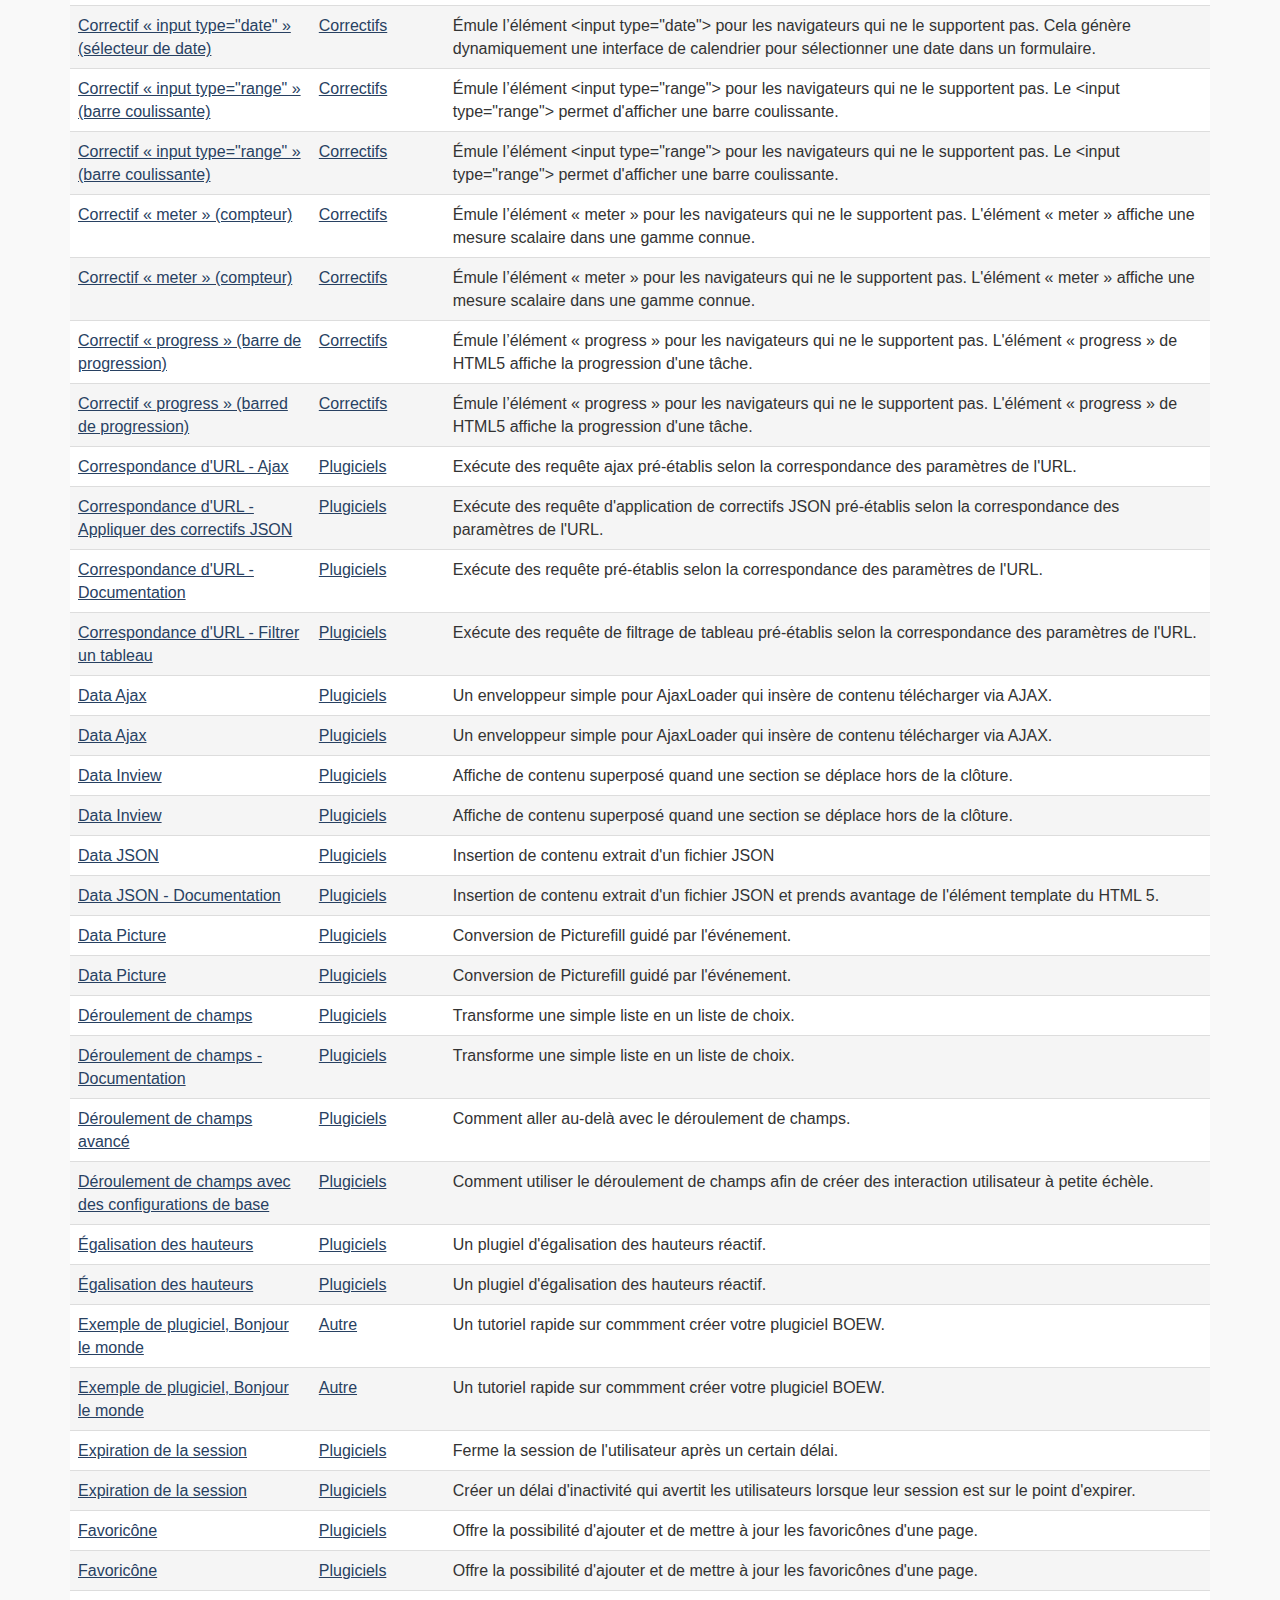
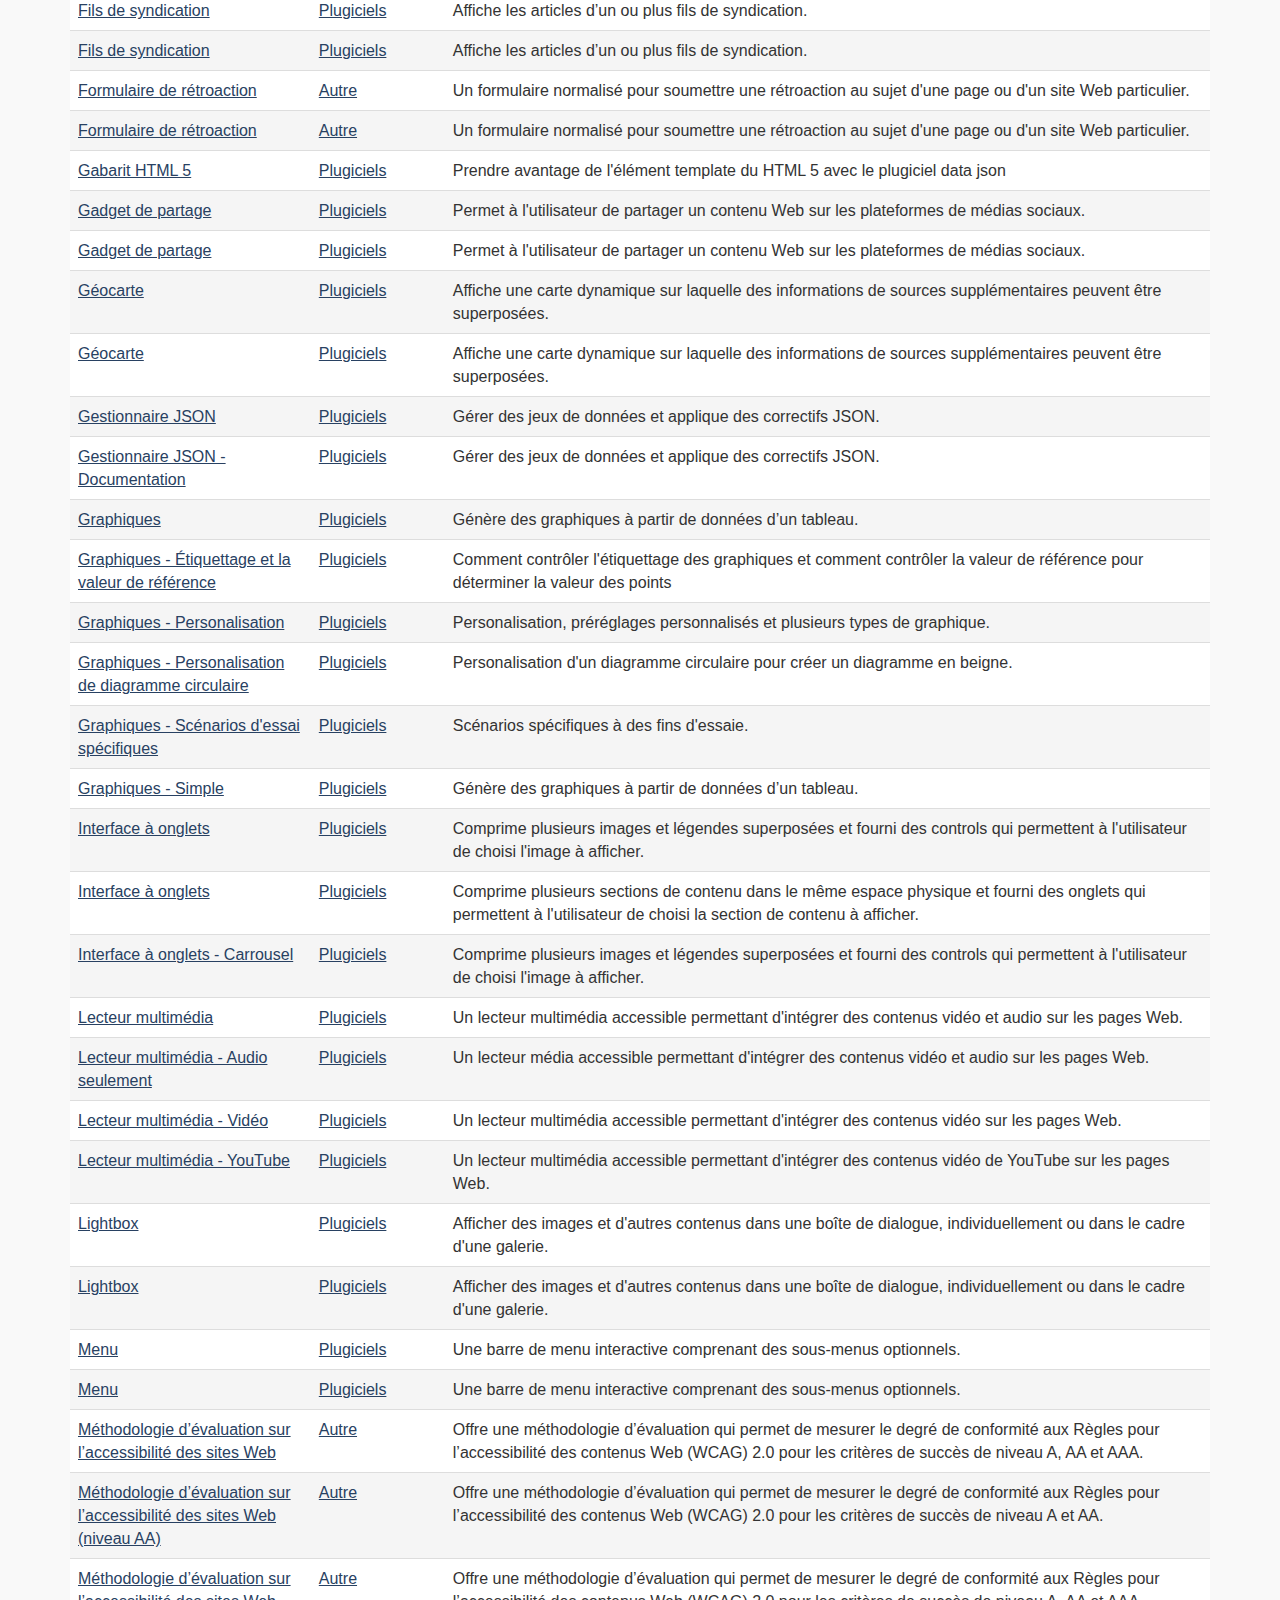
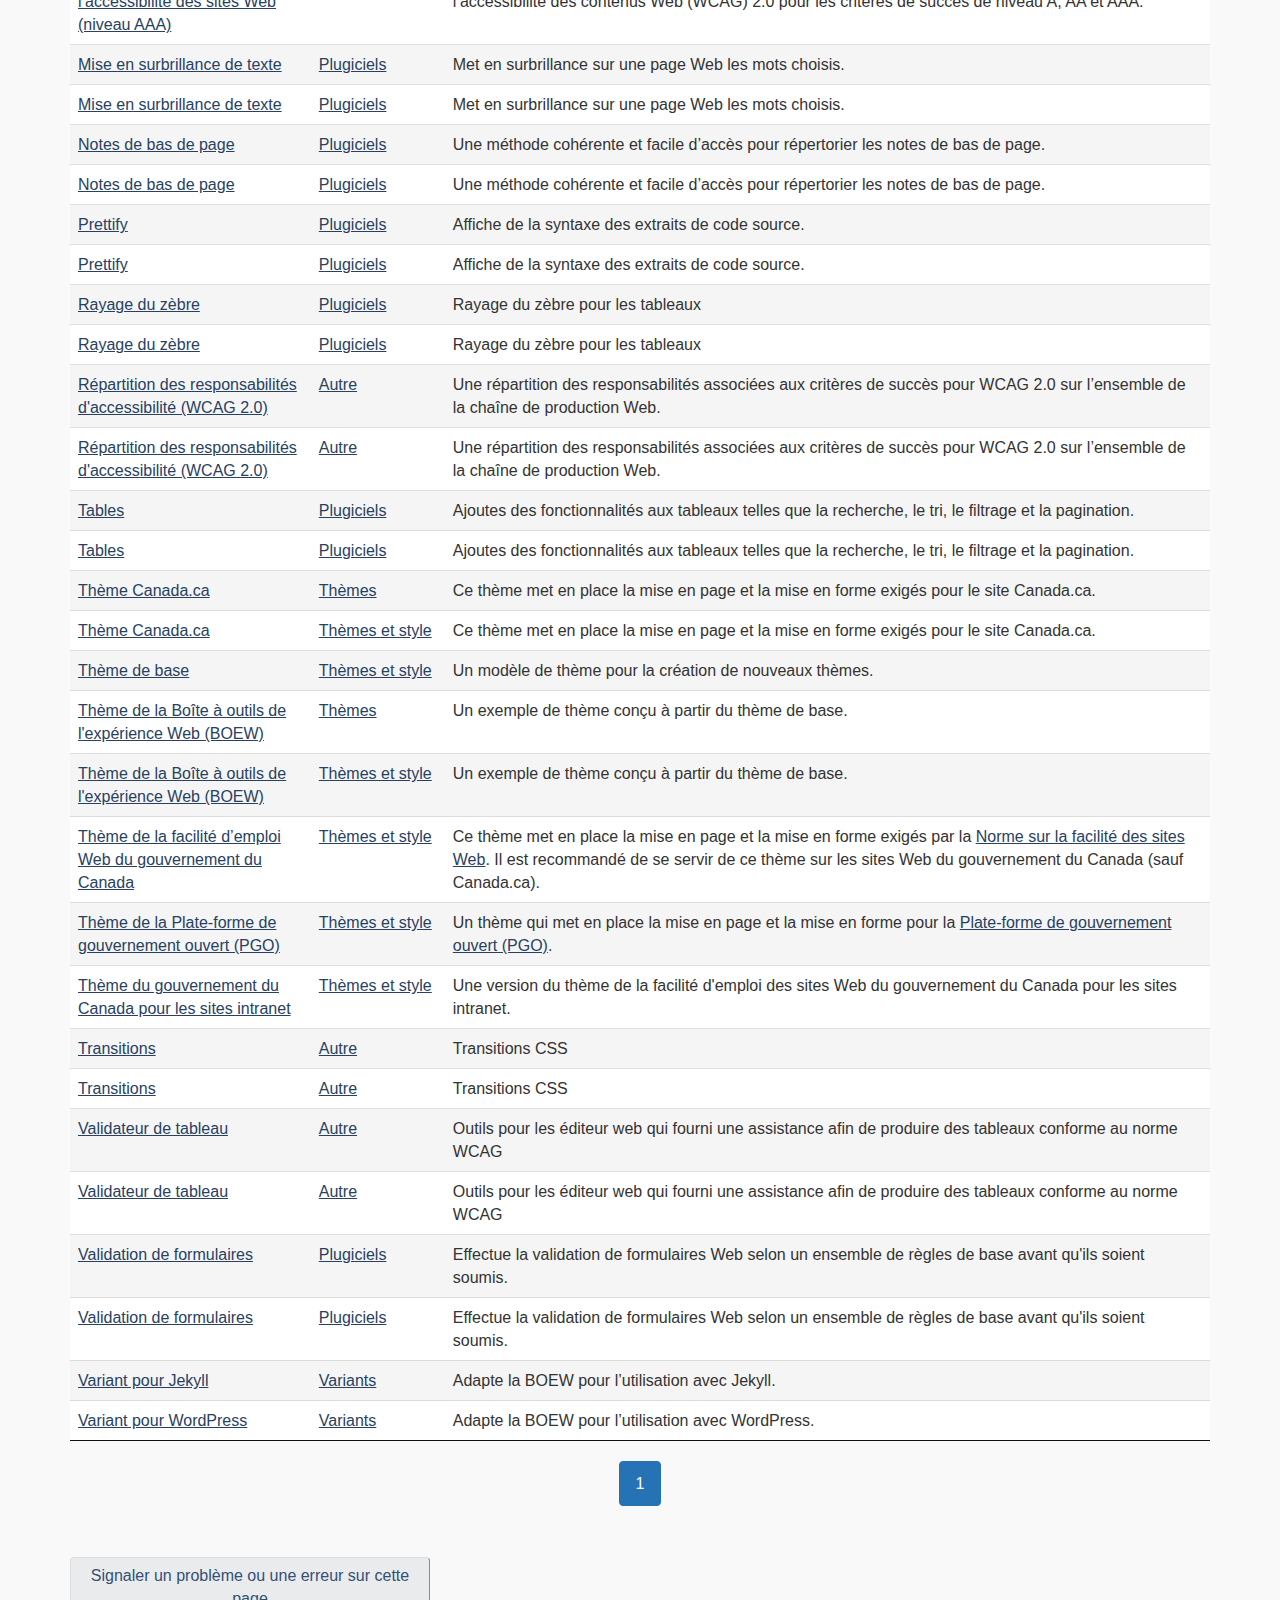
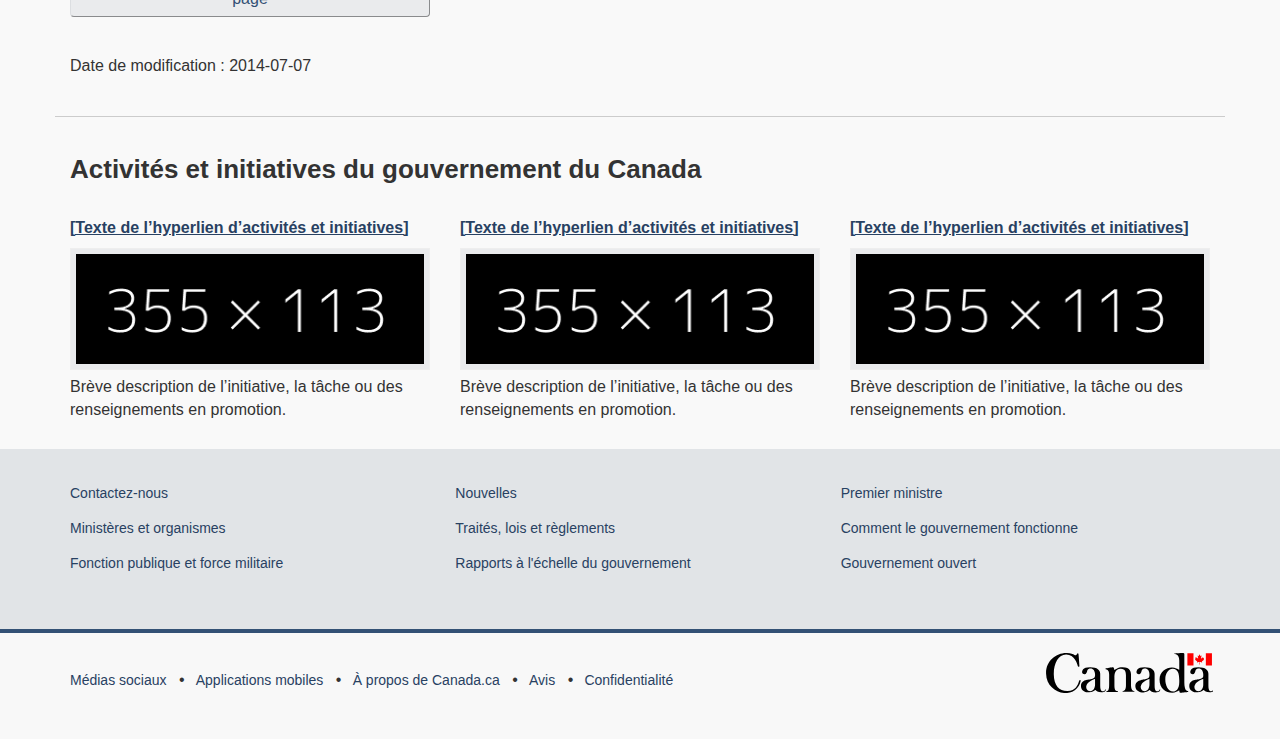
<file: demos/index-fr.html>
<!DOCTYPE html><!--[if lt IE 9]><html class="no-js lt-ie9" lang="fr" dir="ltr"><![endif]--><!--[if gt IE 8]><!-->
<html class="no-js" lang="fr" dir="ltr">
<!--<![endif]-->
<head>
<meta charset="utf-8">
<!-- Web Experience Toolkit (WET) / Boîte à outils de l'expérience Web (BOEW)
		wet-boew.github.io/wet-boew/License-en.html / wet-boew.github.io/wet-boew/Licence-fr.html -->
<title>Exemples pratiques - Canada.ca</title>
<meta content="width=device-width,initial-scale=1" name="viewport">
<!-- Meta data -->
<meta name="description" content="La Boîte à outils de l’expérience Web (BOEW) rassemble différents composants réutilisables et prêts-à-utiliser pour la conception et la mise à jour de sites Web innovateurs qui sont à la fois accessibles, conviviaux et interopérables. Tous ces composants réutilisables sont des logiciels libres mis à la disposition des ministères et des collectivités Web externes.">
<!-- Meta data-->
<!--[if gte IE 9 | !IE ]><!-->
<link href="../GCWeb/assets/favicon.ico" rel="icon" type="image/x-icon">
<link rel="stylesheet" href="../GCWeb/css/theme.min.css">
<!--<![endif]-->
<!--[if lt IE 9]>
		<link href="../GCWeb/assets/favicon.ico" rel="shortcut icon" />
		
		<link rel="stylesheet" href="../GCWeb/css/ie8-theme.min.css" />
		<script src="http://ajax.googleapis.com/ajax/libs/jquery/1.11.1/jquery.min.js"></script>
		<script src="../wet-boew/js/ie8-wet-boew.min.js"></script>
		<![endif]-->
<!--[if lte IE 9]>
		
		
		<![endif]-->
<noscript><link rel="stylesheet" href="../wet-boew/css/noscript.min.css" /></noscript>
<!-- Google Tag Manager DO NOT REMOVE OR MODIFY - NE PAS SUPPRIMER OU MODIFIER -->
<script>dataLayer1 = [];</script>
<!-- End Google Tag Manager -->
</head>
<body vocab="http://schema.org/" typeof="WebPage">
<!-- Google Tag Manager DO NOT REMOVE OR MODIFY - NE PAS SUPPRIMER OU MODIFIER -->
<noscript><iframe title="Google Tag Manager" src="//www.googletagmanager.com/ns.html?id=GTM-TLGQ9K" height="0" width="0" style="display:none;visibility:hidden"></iframe></noscript>
<script>(function(w,d,s,l,i){w[l]=w[l]||[];w[l].push({'gtm.start': new Date().getTime(),event:'gtm.js'});var f=d.getElementsByTagName(s)[0], j=d.createElement(s),dl=l!='dataLayer1'?'&l='+l:'';j.async=true;j.src='//www.googletagmanager.com/gtm.js?id='+i+dl;f.parentNode.insertBefore(j,f);})(window,document,'script','dataLayer1','GTM-TLGQ9K');</script>
<!-- End Google Tag Manager -->
<ul id="wb-tphp">
<li class="wb-slc">
<a class="wb-sl" href="#wb-cont">Passer au contenu principal</a>
</li>
<li class="wb-slc visible-sm visible-md visible-lg">
<a class="wb-sl" href="#wb-info">Passer à «&#160;À propos de ce site&#160;»</a>
</li>
</ul><header role="banner">
<div id="wb-bnr" class="container">
<section id="wb-lng" class="visible-md visible-lg text-right">
<h2 class="wb-inv">Sélection de la langue</h2>
<div class="row">
<div class="col-md-12">
<ul class="list-inline margin-bottom-none">
<li><a lang="en" href="index-en.html">English</a></li>
</ul>
</div>
</div>
</section>
<div class="row">
<div class="brand col-xs-8 col-sm-9 col-md-6">
<a href="https://www.canada.ca/fr.html"><object type="image/svg+xml" tabindex="-1" data="../GCWeb/assets/sig-blk-fr.svg"></object><span class="wb-inv"> Gouvernement du Canada</span></a>
</div>
<section class="wb-mb-links col-xs-4 col-sm-3 visible-sm visible-xs" id="wb-glb-mn">
<h2>Recherche et menus</h2>
<ul class="list-inline text-right chvrn">
<li><a href="#mb-pnl" title="Recherche et menus" aria-controls="mb-pnl" class="overlay-lnk" role="button"><span class="glyphicon glyphicon-search"><span class="glyphicon glyphicon-th-list"><span class="wb-inv">Recherche et menus</span></span></span></a></li>
</ul>
<div id="mb-pnl"></div>
</section>
<section id="wb-srch" class="col-xs-6 text-right visible-md visible-lg">
<h2>Recherche</h2>
<form action="#" method="post" name="cse-search-box" role="search" class="form-inline">
<div class="form-group">
<label for="wb-srch-q" class="wb-inv">Recherchez le site Web</label>
<input id="wb-srch-q" list="wb-srch-q-ac" class="wb-srch-q form-control" name="q" type="search" value="" size="27" maxlength="150" placeholder="Rechercher dans Canada.ca">
<datalist id="wb-srch-q-ac">
<!--[if lte IE 9]><select><![endif]-->
<!--[if lte IE 9]></select><![endif]-->
</datalist>
</div>
<div class="form-group submit">
<button type="submit" id="wb-srch-sub" class="btn btn-primary btn-small" name="wb-srch-sub"><span class="glyphicon-search glyphicon"></span><span class="wb-inv">Recherche</span></button>
</div>
</form>
</section>
</div>
</div>
<nav role="navigation" id="wb-sm" data-ajax-replace="../ajax/sitemenu-fr.html" data-trgt="mb-pnl" class="wb-menu visible-md visible-lg" typeof="SiteNavigationElement">
<div class="container nvbar">
<h2>Menu des sujets</h2>
<div class="row">
<ul class="list-inline menu">
<li><a href="https://www.canada.ca/fr/services/emplois.html">Emplois</a></li>
<li><a href="http://www.cic.gc.ca/francais/index.asp">Immigration</a></li>
<li><a href="https://voyage.gc.ca/">Voyage</a></li>
<li><a href="https://www.canada.ca/fr/services/entreprises.html">Entreprises</a></li>
<li><a href="https://www.canada.ca/fr/services/prestations.html">Prestations</a></li>
<li><a href="https://www.canada.ca/fr/services/sante.html">Santé</a></li>
<li><a href="https://www.canada.ca/fr/services/impots.html">Impôts</a></li>
<li><a href="https://www.canada.ca/fr/services.html">Autres services</a></li>
</ul>
</div>
</div>
</nav>
<nav role="navigation" id="wb-bc" property="breadcrumb">
<h2>Vous êtes ici :</h2>
<div class="container">
<div class="row">
<ol class="breadcrumb">
<li>
<a href="http://wet-boew.github.io/wet-boew/index-fr.html">Accueil</a>
</li>
<li>Exemples pratiques</li>
</ol>
</div>
</div>
</nav>
</header>
<main role="main" property="mainContentOfPage" class="container">
<h1 property="name" id="wb-cont">Exemples pratiques</h1>
<table id="components" class="wb-tables table table-striped table-hover" data-wb-tables='{"columnDefs": [ { "visible": false, "targets": [ 3 ] } ], "lengthMenu": [[10, 25, -1], [10, 25, "Toutes les"]], "pageLength": -1 }'>
<thead>
<tr>
<th>Nom</th>
<th>Catégorie</th>
<th>Description</th>
<th>Mots clés</th>
</tr>
</thead>
<tbody>
<tr>
<td><a href="../docs/ref/archived/archived-fr.html">ARCHIVÉE - Contenu archivé</a></td>
<td><a href="../docs/ref/other-fr.html">Autre</a></td>
<td>Ajoute un avis d&#x27;archivage à une page Web.</td>
<td></td>
</tr>
<tr>
<td><a href="../docs/ref/collapsible-alerts/collapsible-alerts-fr.html">Alertes repliables</a></td>
<td><a href="../docs/ref/plugins-fr.html">Plugiciels</a></td>
<td>Créer des alertes que les utilisateurs peuvent replier.</td>
<td></td>
</tr>
<tr>
<td><a href="collapsible-alerts/collapsible-alerts-fr.html">Alertes repliables</a></td>
<td><a href="../docs/ref/plugins-fr.html">Plugiciels</a></td>
<td>Créer des alertes que les utilisateurs peuvent replier.</td>
<td>collapsible-alerts</td>
</tr>
<tr>
<td><a href="archived/archived-fr.html">Archivée - Informations archivées</a></td>
<td><a href="../docs/ref/other-fr.html">Autre</a></td>
<td>Ajoute un avis d&#x27;archivage à une page Web.</td>
<td>archived</td>
</tr>
<tr>
<td><a href="toggle/toggle-fr.html">Basculer</a></td>
<td><a href="../docs/ref/plugins-fr.html">Plugiciels</a></td>
<td>Plugiciel qui permet un lien à basculer des éléments entre les états activé et désactivé.</td>
<td>toggle</td>
</tr>
<tr>
<td><a href="../docs/ref/toggle/toggle-fr.html">Basculer</a></td>
<td><a href="../docs/ref/plugins-fr.html">Plugiciels</a></td>
<td>Plugiciel qui permet un lien à basculer des éléments entre les états activé et désactivé.</td>
<td></td>
</tr>
<tr>
<td><a href="../docs/ref/cal-events/cal-events-fr.html">Calendrier d&#x27;événements</a></td>
<td><a href="../docs/ref/plugins-fr.html">Plugiciels</a></td>
<td>Un calendrier servant à consulter une liste d&#x27;événements.</td>
<td></td>
</tr>
<tr>
<td><a href="cal-events/cal-events-fr.html">Calendrier d&#x27;événements</a></td>
<td><a href="../docs/ref/plugins-fr.html">Plugiciels</a></td>
<td>Un calendrier servant à consulter une liste d&#x27;événements.</td>
<td>cal-events</td>
</tr>
<tr>
<td><a href="../docs/ref/twitter/twitter-fr.html">Chronologie intégrée Twitter</a></td>
<td><a href="../docs/ref/plugins-fr.html">Plugiciels</a></td>
<td>Affiche des chronologies intégrées Twitter.</td>
<td></td>
</tr>
<tr>
<td><a href="twitter/twitter-fr.html">Chronologie intégrée Twitter</a></td>
<td><a href="../docs/ref/plugins-fr.html">Plugiciels</a></td>
<td>Affiche des chronologies intégrées Twitter.</td>
<td>twitter</td>
</tr>
<tr>
<td><a href="../docs/ref/country-content/country-content-fr.html">Contenu par pays</a></td>
<td><a href="../docs/ref/plugins-fr.html">Plugiciels</a></td>
<td>Un enveloppeur de AjaxLoader qui insère de contenu télécharger via AJAX. Le contenu est basée sur l&#x27;emplacement des visiteurs comme déterminé par http://freegeoip.net</td>
<td></td>
</tr>
<tr>
<td><a href="country-content/country-content-fr.html">Contenu par pays</a></td>
<td><a href="../docs/ref/plugins-fr.html">Plugiciels</a></td>
<td>Un enveloppeur de AjaxLoader qui insère de contenu télécharger via AJAX. Le contenu est basée sur l&#x27;emplacement des visiteurs comme déterminé par http://freegeoip.net</td>
<td>country-content</td>
</tr>
<tr>
<td><a href="overlay/overlay-fr.html">Contenu superposé</a></td>
<td><a href="../docs/ref/plugins-fr.html">Plugiciels</a></td>
<td>Un plugiciel fournissant un modèle de contenu superposé flexible et réactif.</td>
<td>overlay</td>
</tr>
<tr>
<td><a href="../docs/ref/overlay/overlay-fr.html">Contenu superposé</a></td>
<td><a href="../docs/ref/plugins-fr.html">Plugiciels</a></td>
<td>Un plugiciel fournissant un modèle de contenu superposé flexible et réactif.</td>
<td></td>
</tr>
<tr>
<td><a href="dismissable-content/dismissable-content-fr.html">Contenu écartable</a></td>
<td><a href="../docs/ref/plugins-fr.html">Plugiciels</a></td>
<td>Permettre aux utilisateurs d&#x27;écarter certains contenus.</td>
<td>dismissable-content</td>
</tr>
<tr>
<td><a href="../docs/ref/dismissable-content/dismissable-content-fr.html">Contenu écartable</a></td>
<td><a href="../docs/ref/plugins-fr.html">Plugiciels</a></td>
<td>Permettre aux utilisateurs d&#x27;écarter certains contenus.</td>
<td></td>
</tr>
<tr>
<td><a href="../docs/ref/mathml/mathml-fr.html">Correctif MathML</a></td>
<td><a href="../docs/ref/polyfills-fr.html">Correctifs</a></td>
<td>Émule le MathML pour les navigateurs qui ne le supportent pas.</td>
<td></td>
</tr>
<tr>
<td><a href="mathml/mathml-fr.html">Correctif MathML</a></td>
<td><a href="../docs/ref/polyfills-fr.html">Correctifs</a></td>
<td>Émule le MathML pour les navigateurs qui ne le supportent pas.</td>
<td>mathml</td>
</tr>
<tr>
<td><a href="../docs/ref/datalist/datalist-fr.html">Correctif « datalist » (saisie automatique)</a></td>
<td><a href="../docs/ref/polyfills-fr.html">Correctifs</a></td>
<td>Émule l&#x27;attribut « list » de l&#x27;élément « input », ainsi que l&#x27;élément « datalist », pour les navigateurs qui ne les supportent pas. Ceci ajoute des fonctionnalités de saisie semi-automatique des champs de « input » spécifiques en affichant dynamiquement une liste de mots qui correspondent à la « datalist ».</td>
<td></td>
</tr>
<tr>
<td><a href="datalist/datalist-fr.html">Correctif « datalist » (saisie automatique)</a></td>
<td><a href="../docs/ref/polyfills-fr.html">Correctifs</a></td>
<td>Émule l&#x27;attribut « list » de l&#x27;élément « input », ainsi que l&#x27;élément « datalist », pour les navigateurs qui ne les supportent pas. Ceci ajoute des fonctionnalités de saisie semi-automatique des champs de « input » spécifiques en affichant dynamiquement une liste de mots qui correspondent à la « datalist ».</td>
<td>datalist</td>
</tr>
<tr>
<td><a href="datalist/datalist-dynamic-fr.html">Correctif « datalist » (saisie automatique) - Dynamique</a></td>
<td><a href="../docs/ref/polyfills-fr.html">Correctifs</a></td>
<td>Montre comment mettre à jour de façon dynamique le contenu de l&#x27;élément « datalist », sur la base de l&#x27;entrée utilisateur. Particulièrement utile où il ya un grand nombre de suggestions de saisie semi-automatique.</td>
<td>datalist</td>
</tr>
<tr>
<td><a href="details/details-fr.html">Correctif « details/summary » (contenu affichable/masquable)</a></td>
<td><a href="../docs/ref/polyfills-fr.html">Correctifs</a></td>
<td>Émule les éléments « details » et « summary » pour les navigateurs qui ne le supportent pas. Les éléments « details » et « summary » éléments permettent au contenu d&#x27;être affiché et masqué.</td>
<td>details</td>
</tr>
<tr>
<td><a href="../docs/ref/details/details-fr.html">Correctif « details/summary » (contenu affichable/masquable)</a></td>
<td><a href="../docs/ref/polyfills-fr.html">Correctifs</a></td>
<td>Émule les éléments « details » et « summary » pour les navigateurs qui ne le supportent pas. Les éléments « details » et « summary » éléments permettent au contenu d&#x27;être affiché et masqué.</td>
<td></td>
</tr>
<tr>
<td><a href="../docs/ref/datepicker/datepicker-fr.html">Correctif « input type&#x3D;&quot;date&quot; » (sélecteur de date)</a></td>
<td><a href="../docs/ref/polyfills-fr.html">Correctifs</a></td>
<td>Émule l’élément &lt;input type&#x3D;&quot;date&quot;&gt; pour les navigateurs qui ne le supportent pas. Cela génère dynamiquement une interface de calendrier pour sélectionner une date dans un formulaire.</td>
<td></td>
</tr>
<tr>
<td><a href="datepicker/datepicker-fr.html">Correctif « input type&#x3D;&quot;date&quot; » (sélecteur de date)</a></td>
<td><a href="../docs/ref/polyfills-fr.html">Correctifs</a></td>
<td>Émule l’élément &lt;input type&#x3D;&quot;date&quot;&gt; pour les navigateurs qui ne le supportent pas. Cela génère dynamiquement une interface de calendrier pour sélectionner une date dans un formulaire.</td>
<td>datepicker</td>
</tr>
<tr>
<td><a href="slider/slider-fr.html">Correctif « input type&#x3D;&quot;range&quot; » (barre coulissante)</a></td>
<td><a href="../docs/ref/polyfills-fr.html">Correctifs</a></td>
<td>Émule l’élément &lt;input type&#x3D;&quot;range&quot;&gt; pour les navigateurs qui ne le supportent pas. Le &lt;input type&#x3D;&quot;range&quot;&gt; permet d&#x27;afficher une barre coulissante.</td>
<td>slider</td>
</tr>
<tr>
<td><a href="../docs/ref/slider/slider-fr.html">Correctif « input type&#x3D;&quot;range&quot; » (barre coulissante)</a></td>
<td><a href="../docs/ref/polyfills-fr.html">Correctifs</a></td>
<td>Émule l’élément &lt;input type&#x3D;&quot;range&quot;&gt; pour les navigateurs qui ne le supportent pas. Le &lt;input type&#x3D;&quot;range&quot;&gt; permet d&#x27;afficher une barre coulissante.</td>
<td></td>
</tr>
<tr>
<td><a href="meter/meter-fr.html">Correctif « meter » (compteur)</a></td>
<td><a href="../docs/ref/polyfills-fr.html">Correctifs</a></td>
<td>Émule l’élément « meter » pour les navigateurs qui ne le supportent pas. L&#x27;élément « meter » affiche une mesure scalaire dans une gamme connue.</td>
<td>meter</td>
</tr>
<tr>
<td><a href="../docs/ref/meter/meter-fr.html">Correctif « meter » (compteur)</a></td>
<td><a href="../docs/ref/polyfills-fr.html">Correctifs</a></td>
<td>Émule l’élément « meter » pour les navigateurs qui ne le supportent pas. L&#x27;élément « meter » affiche une mesure scalaire dans une gamme connue.</td>
<td></td>
</tr>
<tr>
<td><a href="progress/progress-fr.html">Correctif « progress » (barre de progression)</a></td>
<td><a href="../docs/ref/polyfills-fr.html">Correctifs</a></td>
<td>Émule l’élément « progress » pour les navigateurs qui ne le supportent pas. L&#x27;élément « progress » de HTML5 affiche la progression d&#x27;une tâche.</td>
<td>progress</td>
</tr>
<tr>
<td><a href="../docs/ref/progress/progress-fr.html">Correctif « progress » (barred de progression)</a></td>
<td><a href="../docs/ref/polyfills-fr.html">Correctifs</a></td>
<td>Émule l’élément « progress » pour les navigateurs qui ne le supportent pas. L&#x27;élément « progress » de HTML5 affiche la progression d&#x27;une tâche.</td>
<td></td>
</tr>
<tr>
<td><a href="urlmapping/ajax-fr.html">Correspondance d&#x27;URL - Ajax</a></td>
<td><a href="../docs/ref/plugins-fr.html">Plugiciels</a></td>
<td>Exécute des requête ajax pré-établis selon la correspondance des paramètres de l&#x27;URL.</td>
<td>urlmapping</td>
</tr>
<tr>
<td><a href="urlmapping/patches-fr.html">Correspondance d&#x27;URL - Appliquer des correctifs JSON</a></td>
<td><a href="../docs/ref/plugins-fr.html">Plugiciels</a></td>
<td>Exécute des requête d&#x27;application de correctifs JSON pré-établis selon la correspondance des paramètres de l&#x27;URL.</td>
<td>urlmapping</td>
</tr>
<tr>
<td><a href="urlmapping/urlmapping-doc-fr.html">Correspondance d&#x27;URL - Documentation</a></td>
<td><a href="../docs/ref/plugins-fr.html">Plugiciels</a></td>
<td>Exécute des requête pré-établis selon la correspondance des paramètres de l&#x27;URL.</td>
<td></td>
</tr>
<tr>
<td><a href="urlmapping/tblfilter-fr.html">Correspondance d&#x27;URL - Filtrer un tableau</a></td>
<td><a href="../docs/ref/plugins-fr.html">Plugiciels</a></td>
<td>Exécute des requête de filtrage de tableau pré-établis selon la correspondance des paramètres de l&#x27;URL.</td>
<td>urlmapping</td>
</tr>
<tr>
<td><a href="data-ajax/data-ajax-fr.html">Data Ajax</a></td>
<td><a href="../docs/ref/plugins-fr.html">Plugiciels</a></td>
<td>Un enveloppeur simple pour AjaxLoader qui insère de contenu télécharger via AJAX.</td>
<td>data-ajax</td>
</tr>
<tr>
<td><a href="../docs/ref/data-ajax/data-ajax-fr.html">Data Ajax</a></td>
<td><a href="../docs/ref/plugins-fr.html">Plugiciels</a></td>
<td>Un enveloppeur simple pour AjaxLoader qui insère de contenu télécharger via AJAX.</td>
<td></td>
</tr>
<tr>
<td><a href="../docs/ref/data-inview/data-inview-fr.html">Data Inview</a></td>
<td><a href="../docs/ref/plugins-fr.html">Plugiciels</a></td>
<td>Affiche de contenu superposé quand une section se déplace hors de la clôture.</td>
<td></td>
</tr>
<tr>
<td><a href="data-inview/data-inview-fr.html">Data Inview</a></td>
<td><a href="../docs/ref/plugins-fr.html">Plugiciels</a></td>
<td>Affiche de contenu superposé quand une section se déplace hors de la clôture.</td>
<td>data-inview</td>
</tr>
<tr>
<td><a href="data-json/data-json-fr.html">Data JSON</a></td>
<td><a href="../docs/ref/plugins-fr.html">Plugiciels</a></td>
<td>Insertion de contenu extrait d&#x27;un fichier JSON</td>
<td>data-json</td>
</tr>
<tr>
<td><a href="data-json/data-json-doc-fr.html">Data JSON - Documentation</a></td>
<td><a href="../docs/ref/plugins-fr.html">Plugiciels</a></td>
<td>Insertion de contenu extrait d&#x27;un fichier JSON et prends avantage de l&#x27;élément template du HTML 5.</td>
<td></td>
</tr>
<tr>
<td><a href="../docs/ref/data-picture/data-picture-fr.html">Data Picture</a></td>
<td><a href="../docs/ref/plugins-fr.html">Plugiciels</a></td>
<td>Conversion de Picturefill guidé par l&#x27;événement.</td>
<td></td>
</tr>
<tr>
<td><a href="data-picture/data-picture-fr.html">Data Picture</a></td>
<td><a href="../docs/ref/plugins-fr.html">Plugiciels</a></td>
<td>Conversion de Picturefill guidé par l&#x27;événement.</td>
<td>data-picture</td>
</tr>
<tr>
<td><a href="fieldflow/fieldflow-fr.html">Déroulement de champs</a></td>
<td><a href="../docs/ref/plugins-fr.html">Plugiciels</a></td>
<td>Transforme une simple liste en un liste de choix.</td>
<td>fieldflow</td>
</tr>
<tr>
<td><a href="fieldflow/fieldflow-doc-fr.html">Déroulement de champs - Documentation</a></td>
<td><a href="../docs/ref/plugins-fr.html">Plugiciels</a></td>
<td>Transforme une simple liste en un liste de choix.</td>
<td></td>
</tr>
<tr>
<td><a href="fieldflow/advanced-fr.html">Déroulement de champs avancé</a></td>
<td><a href="../docs/ref/plugins-fr.html">Plugiciels</a></td>
<td>Comment aller au-delà avec le déroulement de champs.</td>
<td>fieldflow</td>
</tr>
<tr>
<td><a href="fieldflow/basic-fr.html">Déroulement de champs avec des configurations de base</a></td>
<td><a href="../docs/ref/plugins-fr.html">Plugiciels</a></td>
<td>Comment utiliser le déroulement de champs afin de créer des interaction utilisateur à petite échèle.</td>
<td>fieldflow</td>
</tr>
<tr>
<td><a href="../docs/ref/helloworld/helloworld-fr.html">Exemple de plugiciel, Bonjour le monde</a></td>
<td><a href="../docs/ref/other-fr.html">Autre</a></td>
<td>Un tutoriel rapide sur commment créer votre plugiciel BOEW.</td>
<td></td>
</tr>
<tr>
<td><a href="helloworld/helloworld-fr.html">Exemple de plugiciel, Bonjour le monde</a></td>
<td><a href="../docs/ref/other-fr.html">Autre</a></td>
<td>Un tutoriel rapide sur commment créer votre plugiciel BOEW.</td>
<td>helloworld</td>
</tr>
<tr>
<td><a href="session-timeout/session-timeout-fr.html">Expiration de la session</a></td>
<td><a href="../docs/ref/plugins-fr.html">Plugiciels</a></td>
<td>Ferme la session de l&#x27;utilisateur après un certain délai.</td>
<td>session-timeout</td>
</tr>
<tr>
<td><a href="../docs/ref/session-timeout/session-timeout-fr.html">Expiration de la session</a></td>
<td><a href="../docs/ref/plugins-fr.html">Plugiciels</a></td>
<td>Créer un délai d&#x27;inactivité qui avertit les utilisateurs lorsque leur session est sur le point d&#x27;expirer.</td>
<td></td>
</tr>
<tr>
<td><a href="../docs/ref/favicon/favicon-fr.html">Favoricône</a></td>
<td><a href="../docs/ref/plugins-fr.html">Plugiciels</a></td>
<td>Offre la possibilité d&#x27;ajouter et de mettre à jour les favoricônes d&#x27;une page.</td>
<td></td>
</tr>
<tr>
<td><a href="favicon/favicon-fr.html">Favoricône</a></td>
<td><a href="../docs/ref/plugins-fr.html">Plugiciels</a></td>
<td>Offre la possibilité d&#x27;ajouter et de mettre à jour les favoricônes d&#x27;une page.</td>
<td>favicon</td>
</tr>
<tr>
<td><a href="../docs/ref/feeds/feeds-fr.html">Fils de syndication</a></td>
<td><a href="../docs/ref/plugins-fr.html">Plugiciels</a></td>
<td>Affiche les articles d’un ou plus fils de syndication.</td>
<td></td>
</tr>
<tr>
<td><a href="feeds/feeds-fr.html">Fils de syndication</a></td>
<td><a href="../docs/ref/plugins-fr.html">Plugiciels</a></td>
<td>Affiche les articles d’un ou plus fils de syndication.</td>
<td>feeds</td>
</tr>
<tr>
<td><a href="../docs/ref/feedback/feedback-fr.html">Formulaire de rétroaction</a></td>
<td><a href="../docs/ref/other-fr.html">Autre</a></td>
<td>Un formulaire normalisé pour soumettre une rétroaction au sujet d&#x27;une page ou d&#x27;un site Web particulier.</td>
<td></td>
</tr>
<tr>
<td><a href="feedback/feedback-fr.html">Formulaire de rétroaction</a></td>
<td><a href="../docs/ref/other-fr.html">Autre</a></td>
<td>Un formulaire normalisé pour soumettre une rétroaction au sujet d&#x27;une page ou d&#x27;un site Web particulier.</td>
<td>feedback</td>
</tr>
<tr>
<td><a href="data-json/template-fr.html">Gabarit HTML 5</a></td>
<td><a href="../docs/ref/plugins-fr.html">Plugiciels</a></td>
<td>Prendre avantage de l&#x27;élément template du HTML 5 avec le plugiciel data json</td>
<td>data-json</td>
</tr>
<tr>
<td><a href="share/share-fr.html">Gadget de partage</a></td>
<td><a href="../docs/ref/plugins-fr.html">Plugiciels</a></td>
<td>Permet à l&#x27;utilisateur de partager un contenu Web sur les plateformes de médias sociaux.</td>
<td>share</td>
</tr>
<tr>
<td><a href="../docs/ref/share/share-fr.html">Gadget de partage</a></td>
<td><a href="../docs/ref/plugins-fr.html">Plugiciels</a></td>
<td>Permet à l&#x27;utilisateur de partager un contenu Web sur les plateformes de médias sociaux.</td>
<td></td>
</tr>
<tr>
<td><a href="jsonmanager/jsonmanager-fr.html">Gestionnaire JSON</a></td>
<td><a href="../docs/ref/plugins-fr.html">Plugiciels</a></td>
<td>Gérer des jeux de données et applique des correctifs JSON.</td>
<td>jsonmanager</td>
</tr>
<tr>
<td><a href="jsonmanager/jsonmanager-doc-fr.html">Gestionnaire JSON - Documentation</a></td>
<td><a href="../docs/ref/plugins-fr.html">Plugiciels</a></td>
<td>Gérer des jeux de données et applique des correctifs JSON.</td>
<td></td>
</tr>
<tr>
<td><a href="../docs/ref/charts/charts-fr.html">Graphiques</a></td>
<td><a href="../docs/ref/plugins-fr.html">Plugiciels</a></td>
<td>Génère des graphiques à partir de données d’un tableau.</td>
<td></td>
</tr>
<tr>
<td><a href="charts/custom-fr.html">Graphiques - Personalisation</a></td>
<td><a href="../docs/ref/plugins-fr.html">Plugiciels</a></td>
<td>Personalisation, préréglages personnalisés et plusieurs types de graphique.</td>
<td>charts</td>
</tr>
<tr>
<td><a href="charts/piecustom-fr.html">Graphiques - Personalisation de diagramme circulaire</a></td>
<td><a href="../docs/ref/plugins-fr.html">Plugiciels</a></td>
<td>Personalisation d&#x27;un diagramme circulaire pour créer un diagramme en beigne.</td>
<td>charts</td>
</tr>
<tr>
<td><a href="charts/testing-fr.html">Graphiques - Scénarios d&#x27;essai spécifiques</a></td>
<td><a href="../docs/ref/plugins-fr.html">Plugiciels</a></td>
<td>Scénarios spécifiques à des fins d&#x27;essaie.</td>
<td>charts</td>
</tr>
<tr>
<td><a href="charts/charts-fr.html">Graphiques - Simple</a></td>
<td><a href="../docs/ref/plugins-fr.html">Plugiciels</a></td>
<td>Génère des graphiques à partir de données d’un tableau.</td>
<td>charts</td>
</tr>
<tr>
<td><a href="charts/labelsandreferencevalue-fr.html">Graphiques - Étiquettage et la valeur de référence</a></td>
<td><a href="../docs/ref/plugins-fr.html">Plugiciels</a></td>
<td>Comment contrôler l&#x27;étiquettage des graphiques et comment contrôler la valeur de référence pour déterminer la valeur des points</td>
<td>charts</td>
</tr>
<tr>
<td><a href="../docs/ref/geomap/geomap-fr.html">Géocarte</a></td>
<td><a href="../docs/ref/plugins-fr.html">Plugiciels</a></td>
<td>Affiche une carte dynamique sur laquelle des informations de sources supplémentaires peuvent être superposées.</td>
<td></td>
</tr>
<tr>
<td><a href="geomap/geomap-fr.html">Géocarte</a></td>
<td><a href="../docs/ref/plugins-fr.html">Plugiciels</a></td>
<td>Affiche une carte dynamique sur laquelle des informations de sources supplémentaires peuvent être superposées.</td>
<td>geomap</td>
</tr>
<tr>
<td><a href="../docs/ref/tabs/tabs-fr.html">Interface à onglets</a></td>
<td><a href="../docs/ref/plugins-fr.html">Plugiciels</a></td>
<td>Comprime plusieurs images et légendes superposées et fourni des controls qui permettent à l&#x27;utilisateur de choisi l&#x27;image à afficher.</td>
<td></td>
</tr>
<tr>
<td><a href="tabs/tabs-fr.html">Interface à onglets</a></td>
<td><a href="../docs/ref/plugins-fr.html">Plugiciels</a></td>
<td>Comprime plusieurs sections de contenu dans le même espace physique et fourni des onglets qui permettent à l&#x27;utilisateur de choisi la section de contenu à afficher.</td>
<td>tabs</td>
</tr>
<tr>
<td><a href="tabs/tabs-carousel-fr.html">Interface à onglets - Carrousel</a></td>
<td><a href="../docs/ref/plugins-fr.html">Plugiciels</a></td>
<td>Comprime plusieurs images et légendes superposées et fourni des controls qui permettent à l&#x27;utilisateur de choisi l&#x27;image à afficher.</td>
<td>tabs, carousel</td>
</tr>
<tr>
<td><a href="../docs/ref/multimedia/multimedia-fr.html">Lecteur multimédia</a></td>
<td><a href="../docs/ref/plugins-fr.html">Plugiciels</a></td>
<td>Un lecteur multimédia accessible permettant d&#x27;intégrer des contenus vidéo et audio sur les pages Web.</td>
<td></td>
</tr>
<tr>
<td><a href="multimedia/multimedia-audio-fr.html">Lecteur multimédia - Audio seulement</a></td>
<td><a href="../docs/ref/plugins-fr.html">Plugiciels</a></td>
<td>Un lecteur média accessible permettant d&#x27;intégrer des contenus vidéo et audio sur les pages Web.</td>
<td>multimedia</td>
</tr>
<tr>
<td><a href="multimedia/multimedia-fr.html">Lecteur multimédia - Vidéo</a></td>
<td><a href="../docs/ref/plugins-fr.html">Plugiciels</a></td>
<td>Un lecteur multimédia accessible permettant d&#x27;intégrer des contenus vidéo sur les pages Web.</td>
<td>multimedia</td>
</tr>
<tr>
<td><a href="multimedia/multimedia-youtube-fr.html">Lecteur multimédia - YouTube</a></td>
<td><a href="../docs/ref/plugins-fr.html">Plugiciels</a></td>
<td>Un lecteur multimédia accessible permettant d&#x27;intégrer des contenus vidéo de YouTube sur les pages Web.</td>
<td>multimedia, youtube</td>
</tr>
<tr>
<td><a href="../docs/ref/lightbox/lightbox-fr.html">Lightbox</a></td>
<td><a href="../docs/ref/plugins-fr.html">Plugiciels</a></td>
<td>Afficher des images et d&#x27;autres contenus dans une boîte de dialogue, individuellement ou dans le cadre d&#x27;une galerie.</td>
<td></td>
</tr>
<tr>
<td><a href="lightbox/lightbox-fr.html">Lightbox</a></td>
<td><a href="../docs/ref/plugins-fr.html">Plugiciels</a></td>
<td>Afficher des images et d&#x27;autres contenus dans une boîte de dialogue, individuellement ou dans le cadre d&#x27;une galerie.</td>
<td>lightbox</td>
</tr>
<tr>
<td><a href="menu/menu-fr.html">Menu</a></td>
<td><a href="../docs/ref/plugins-fr.html">Plugiciels</a></td>
<td>Une barre de menu interactive comprenant des sous-menus optionnels.</td>
<td>menu</td>
</tr>
<tr>
<td><a href="../docs/ref/menu/menu-fr.html">Menu</a></td>
<td><a href="../docs/ref/plugins-fr.html">Plugiciels</a></td>
<td>Une barre de menu interactive comprenant des sous-menus optionnels.</td>
<td></td>
</tr>
<tr>
<td><a href="texthighlight/texthighlight-fr.html?txthl&#x3D;influenza%20aviaire+monde+suffis+symptômes%20semblables%20à%20ceux%20de%20l&#x27;influenza+À%20titre%20de%20rappel...+À%20de%20rares%20occasions,%20des%20humains%20ont%20été%20infectés%20par%20ce%20virus.">Mise en surbrillance de texte</a></td>
<td><a href="../docs/ref/plugins-fr.html">Plugiciels</a></td>
<td>Met en surbrillance sur une page Web les mots choisis.</td>
<td>texthighlight</td>
</tr>
<tr>
<td><a href="../docs/ref/texthighlight/texthighlight-fr.html">Mise en surbrillance de texte</a></td>
<td><a href="../docs/ref/plugins-fr.html">Plugiciels</a></td>
<td>Met en surbrillance sur une page Web les mots choisis.</td>
<td></td>
</tr>
<tr>
<td><a href="../docs/ref/wamethod/wamethod-fr.html">Méthodologie d’évaluation sur l’accessibilité des sites Web</a></td>
<td><a href="../docs/ref/other-fr.html">Autre</a></td>
<td>Offre une méthodologie d’évaluation qui permet de mesurer le degré de conformité aux Règles pour l’accessibilité des contenus Web (WCAG) 2.0 pour les critères de succès de niveau A, AA et AAA.</td>
<td></td>
</tr>
<tr>
<td><a href="wamethod/wamethod-AA-fr.html">Méthodologie d’évaluation sur l’accessibilité des sites Web (niveau AA)</a></td>
<td><a href="../docs/ref/other-fr.html">Autre</a></td>
<td>Offre une méthodologie d’évaluation qui permet de mesurer le degré de conformité aux Règles pour l’accessibilité des contenus Web (WCAG) 2.0 pour les critères de succès de niveau A et AA.</td>
<td>wamethod</td>
</tr>
<tr>
<td><a href="wamethod/wamethod-AAA-fr.html">Méthodologie d’évaluation sur l’accessibilité des sites Web (niveau AAA)</a></td>
<td><a href="../docs/ref/other-fr.html">Autre</a></td>
<td>Offre une méthodologie d’évaluation qui permet de mesurer le degré de conformité aux Règles pour l’accessibilité des contenus Web (WCAG) 2.0 pour les critères de succès de niveau A, AA et AAA.</td>
<td>wamethod</td>
</tr>
<tr>
<td><a href="../docs/ref/footnotes/footnotes-fr.html">Notes de bas de page</a></td>
<td><a href="../docs/ref/plugins-fr.html">Plugiciels</a></td>
<td>Une méthode cohérente et facile d’accès pour répertorier les notes de bas de page.</td>
<td></td>
</tr>
<tr>
<td><a href="footnotes/footnotes-fr.html">Notes de bas de page</a></td>
<td><a href="../docs/ref/plugins-fr.html">Plugiciels</a></td>
<td>Une méthode cohérente et facile d’accès pour répertorier les notes de bas de page.</td>
<td>footnotes</td>
</tr>
<tr>
<td><a href="prettify/prettify-fr.html">Prettify</a></td>
<td><a href="../docs/ref/plugins-fr.html">Plugiciels</a></td>
<td>Affiche de la syntaxe des extraits de code source.</td>
<td>prettify</td>
</tr>
<tr>
<td><a href="../docs/ref/prettify/prettify-fr.html">Prettify</a></td>
<td><a href="../docs/ref/plugins-fr.html">Plugiciels</a></td>
<td>Affiche de la syntaxe des extraits de code source.</td>
<td></td>
</tr>
<tr>
<td><a href="../docs/ref/zebra/zebra-fr.html">Rayage du zèbre</a></td>
<td><a href="../docs/ref/plugins-fr.html">Plugiciels</a></td>
<td>Rayage du zèbre pour les tableaux</td>
<td></td>
</tr>
<tr>
<td><a href="zebra/zebra-fr.html">Rayage du zèbre</a></td>
<td><a href="../docs/ref/plugins-fr.html">Plugiciels</a></td>
<td>Rayage du zèbre pour les tableaux</td>
<td>zebra</td>
</tr>
<tr>
<td><a href="arb-rra/arb-rra-fr.html">Répartition des responsabilités d&#x27;accessibilité (WCAG 2.0)</a></td>
<td><a href="../docs/ref/other-fr.html">Autre</a></td>
<td>Une répartition des responsabilités associées aux critères de succès pour WCAG 2.0 sur l’ensemble de la chaîne de production Web.</td>
<td>arb-rra</td>
</tr>
<tr>
<td><a href="../docs/ref/arb-rra/arb-rra-fr.html">Répartition des responsabilités d&#x27;accessibilité (WCAG 2.0)</a></td>
<td><a href="../docs/ref/other-fr.html">Autre</a></td>
<td>Une répartition des responsabilités associées aux critères de succès pour WCAG 2.0 sur l’ensemble de la chaîne de production Web.</td>
<td></td>
</tr>
<tr>
<td><a href="tables/tables-fr.html">Tables</a></td>
<td><a href="../docs/ref/plugins-fr.html">Plugiciels</a></td>
<td>Ajoutes des fonctionnalités aux tableaux telles que la recherche, le tri, le filtrage et la pagination.</td>
<td>tables</td>
</tr>
<tr>
<td><a href="../docs/ref/tables/tables-fr.html">Tables</a></td>
<td><a href="../docs/ref/plugins-fr.html">Plugiciels</a></td>
<td>Ajoutes des fonctionnalités aux tableaux telles que la recherche, le tri, le filtrage et la pagination.</td>
<td></td>
</tr>
<tr>
<td><a href="../docs/ref/GCWeb/GCWeb-fr.html">Thème Canada.ca</a></td>
<td><a href="../docs/ref/-fr.html">Thèmes</a></td>
<td>Ce thème met en place la mise en page et la mise en forme exigés pour le site Canada.ca.</td>
<td></td>
</tr>
<tr>
<td><a href="../docs/ref/theme-wet-boew/theme-wet-boew-fr.html">Thème de la Boîte à outils de l&#x27;expérience Web (BOEW)</a></td>
<td><a href="../docs/ref/-fr.html">Thèmes</a></td>
<td>Un exemple de thème conçu à partir du thème de base.</td>
<td></td>
</tr>
<tr>
<td><a href="transitions/transitions-fr.html">Transitions</a></td>
<td><a href="../docs/ref/other-fr.html">Autre</a></td>
<td>Transitions CSS</td>
<td>transitions</td>
</tr>
<tr>
<td><a href="../docs/ref/transitions/transitions-fr.html">Transitions</a></td>
<td><a href="../docs/ref/other-fr.html">Autre</a></td>
<td>Transitions CSS</td>
<td></td>
</tr>
<tr>
<td><a href="../docs/ref/tablevalidator/tablevalidator-fr.html">Validateur de tableau</a></td>
<td><a href="../docs/ref/other-fr.html">Autre</a></td>
<td>Outils pour les éditeur web qui fourni une assistance afin de produire des tableaux conforme au norme WCAG</td>
<td></td>
</tr>
<tr>
<td><a href="tablevalidator/tablevalidator-fr.html">Validateur de tableau</a></td>
<td><a href="../docs/ref/other-fr.html">Autre</a></td>
<td>Outils pour les éditeur web qui fourni une assistance afin de produire des tableaux conforme au norme WCAG</td>
<td>tablevalidator</td>
</tr>
<tr>
<td><a href="../docs/ref/formvalid/formvalid-fr.html">Validation de formulaires</a></td>
<td><a href="../docs/ref/plugins-fr.html">Plugiciels</a></td>
<td>Effectue la validation de formulaires Web selon un ensemble de règles de base avant qu&#x27;ils soient soumis.</td>
<td></td>
</tr>
<tr>
<td><a href="formvalid/formvalid-fr.html">Validation de formulaires</a></td>
<td><a href="../docs/ref/plugins-fr.html">Plugiciels</a></td>
<td>Effectue la validation de formulaires Web selon un ensemble de règles de base avant qu&#x27;ils soient soumis.</td>
<td>formvalid</td>
</tr>
<tr>
<td><a href="equalheight/equalheight-fr.html">Égalisation des hauteurs</a></td>
<td><a href="../docs/ref/plugins-fr.html">Plugiciels</a></td>
<td>Un plugiel d&#x27;égalisation des hauteurs réactif.</td>
<td>equalheight</td>
</tr>
<tr>
<td><a href="../docs/ref/equalheight/equalheight-fr.html">Égalisation des hauteurs</a></td>
<td><a href="../docs/ref/plugins-fr.html">Plugiciels</a></td>
<td>Un plugiel d&#x27;égalisation des hauteurs réactif.</td>
<td></td>
</tr>
<tr>
<td><a href="http://wet-boew.github.io/themes-dist/GCWeb/index-fr.html">Thème Canada.ca</a></td>
<td><a href="../docs/ref/themesstyle-fr.html">Thèmes et style</a></td>
<td>Ce thème met en place la mise en page et la mise en forme exigés pour le site Canada.ca.</td>
<td>GCWeb</td>
</tr>
<tr>
<td><a href="http://wet-boew.github.io/themes-dist/theme-base/index-fr.html">Thème de base</a></td>
<td><a href="../docs/ref/themesstyle-fr.html">Thèmes et style</a></td>
<td>Un modèle de thème pour la création de nouveaux thèmes.</td>
<td>theme-base</td>
</tr>
<tr>
<td><a href="../theme/index-fr.html">Thème de la Boîte à outils de l&#x27;expérience Web (BOEW)</a></td>
<td><a href="../docs/ref/themesstyle-fr.html">Thèmes et style</a></td>
<td>Un exemple de thème conçu à partir du thème de base.</td>
<td>theme-wet-boew</td>
</tr>
<tr>
<td><a href="http://wet-boew.github.io/themes-dist/theme-ogpl/index-fr.html">Thème de la Plate-forme de gouvernement ouvert (PGO)</a></td>
<td><a href="../docs/ref/themesstyle-fr.html">Thèmes et style</a></td>
<td>Un thème qui met en place la mise en page et la mise en forme pour la <a href="http://ogpl.github.io/index-fr.html" rel="external">Plate-forme de gouvernement ouvert (PGO)</a>.</td>
<td>theme-ogpl</td>
</tr>
<tr>
<td><a href="http://wet-boew.github.io/themes-dist/theme-gcwu-fegc/index-fr.html">Thème de la facilité d’emploi Web du gouvernement du Canada</a></td>
<td><a href="../docs/ref/themesstyle-fr.html">Thèmes et style</a></td>
<td>Ce thème met en place la mise en page et la mise en forme exigés par la <a href="http://www.tbs-sct.gc.ca/pol/doc-eng.aspx?id=24227" rel="external">Norme sur la facilité des sites Web</a>. Il est recommandé de se servir de ce thème sur les sites Web du gouvernement du Canada (sauf Canada.ca).</td>
<td>theme-gcwu-fegc</td>
</tr>
<tr>
<td><a href="http://wet-boew.github.io/themes-dist/theme-gc-intranet/index-fr.html">Thème du gouvernement du Canada pour les sites intranet</a></td>
<td><a href="../docs/ref/themesstyle-fr.html">Thèmes et style</a></td>
<td>Une version du thème de la facilité d'emploi des sites Web du gouvernement du Canada pour les sites intranet.</td>
<td>theme-gc-intranet</td>
</tr>
<tr>
<td><a href="http://wet-boew.github.io/wet-boew-jekyll/index-fr.html">Variant pour Jekyll</a></td>
<td><a href="../docs/ref/variants-fr.html">Variants</a></td>
<td>Adapte la BOEW pour l’utilisation avec Jekyll.</td>
<td>jekyll</td>
</tr>
<tr>
<td><a href="http://www.lostprototype.com/wet-boew-4/fr/">Variant pour WordPress</a></td>
<td><a href="../docs/ref/variants-fr.html">Variants</a></td>
<td>Adapte la BOEW pour l’utilisation avec WordPress.</td>
<td>wordpress</td>
</tr>
</tbody>
</table>
<div class="row pagedetails">
<div class="col-sm-6 col-lg-4 mrgn-tp-sm">
<a href="https://www.canada.ca/fr/signaler-probleme.html" class="btn btn-default btn-block">Signaler un problème ou une erreur sur cette page</a>
</div>
<div class="datemod col-xs-12 mrgn-tp-lg">
<dl id="wb-dtmd">
<dt>Date de modification&#160;:&#32;</dt>
<dd><time property="dateModified">2014-07-07</time></dd>
</dl>
</div>
</div>
</main>
<aside class="gc-nttvs container">
<h2>Activités et initiatives du gouvernement du Canada</h2>
<div id="gcwb_prts" class="wb-eqht row">
<section class="col-lg-4 col-md-6 mrgn-bttm-md">
<a rel="external" href="#">
<h3 class="h5">[Texte de l’hyperlien d’activités et initiatives]</h3>
<img class="img-responsive thumbnail mrgn-bttm-sm" src="../img/features/355x113.png" alt="">
</a>
<p>Brève description de l’initiative, la tâche ou des renseignements en promotion.</p>
</section>
<section class="col-lg-4 col-md-6 mrgn-bttm-md">
<a rel="external" href="#">
<h3 class="h5">[Texte de l’hyperlien d’activités et initiatives]</h3>
<img class="img-responsive thumbnail mrgn-bttm-sm" src="../img/features/355x113.png" alt="">
</a>
<p>Brève description de l’initiative, la tâche ou des renseignements en promotion.</p>
</section>
<section class="col-lg-4 col-md-6 mrgn-bttm-md">
<a rel="external" href="#">
<h3 class="h5">[Texte de l’hyperlien d’activités et initiatives]</h3>
<img class="img-responsive thumbnail mrgn-bttm-sm" src="../img/features/355x113.png" alt="">
</a>
<p>Brève description de l’initiative, la tâche ou des renseignements en promotion.</p>
</section>
</div>
</aside>
<footer role="contentinfo" id="wb-info">
<nav role="navigation" class="container wb-navcurr">
<h2 class="wb-inv">Au sujet du gouvernement</h2>
<ul class="list-unstyled colcount-sm-2 colcount-md-3">
<li><a href="https://www.canada.ca/fr/contact.html">Contactez-nous</a></li>
<li><a href="https://www.canada.ca/fr/gouvernement/min.html">Ministères et organismes</a></li>
<li><a href="https://www.canada.ca/fr/gouvernement/fonctionpublique.html">Fonction publique et force militaire</a></li>
<li><a href="https://www.canada.ca/fr/nouvelles.html">Nouvelles</a></li>
<li><a href="https://www.canada.ca/fr/gouvernement/systeme/lois.html">Traités, lois et règlements</a></li>
<li><a href="https://www.canada.ca/fr/transparence/rapports.html">Rapports à l'échelle du gouvernement</a></li>
<li><a href="http://pm.gc.ca/fra">Premier ministre</a></li>
<li><a href="https://www.canada.ca/fr/gouvernement/systeme.html">Comment le gouvernement fonctionne</a></li>
<li><a href="http://ouvert.canada.ca/">Gouvernement ouvert</a></li>
</ul> </nav>
<div class="brand">
<div class="container">
<div class="row">
<nav class="col-md-10 ftr-urlt-lnk">
<h2 class="wb-inv">À propos du site</h2>
<ul>
<li><a href="https://www.canada.ca/fr/sociaux.html">Médias sociaux</a></li>
<li><a href="https://www.canada.ca/fr/mobile.html">Applications mobiles</a></li>
<li><a href="https://www1.canada.ca/fr/nouveausite.html">À propos de Canada.ca</a></li>
<li><a href="https://www.canada.ca/fr/transparence/avis.html">Avis</a></li>
<li><a href="https://www.canada.ca/fr/transparence/confidentialite.html">Confidentialité</a></li>
</ul>
</nav>
<div class="col-xs-6 visible-sm visible-xs tofpg">
<a href="#wb-cont">Haut de la page <span class="glyphicon glyphicon-chevron-up"></span></a>
</div>
<div class="col-xs-6 col-md-2 text-right">
<object type="image/svg+xml" tabindex="-1" role="img" data="../GCWeb/assets/wmms-blk.svg" aria-label="Symbole du gouvernement du Canada"></object>
</div>
</div>
</div>
</div>
</footer>
<!--[if gte IE 9 | !IE ]><!-->
<script src="https://ajax.googleapis.com/ajax/libs/jquery/2.1.4/jquery.js"></script>
<script src="../wet-boew/js/wet-boew.min.js"></script>
<!--<![endif]-->
<!--[if lt IE 9]>
		<script src="../wet-boew/js/ie8-wet-boew2.min.js"></script>
		
		<![endif]-->
<script src="../GCWeb/js/theme.min.js"></script>
</body>
</html>
</file>
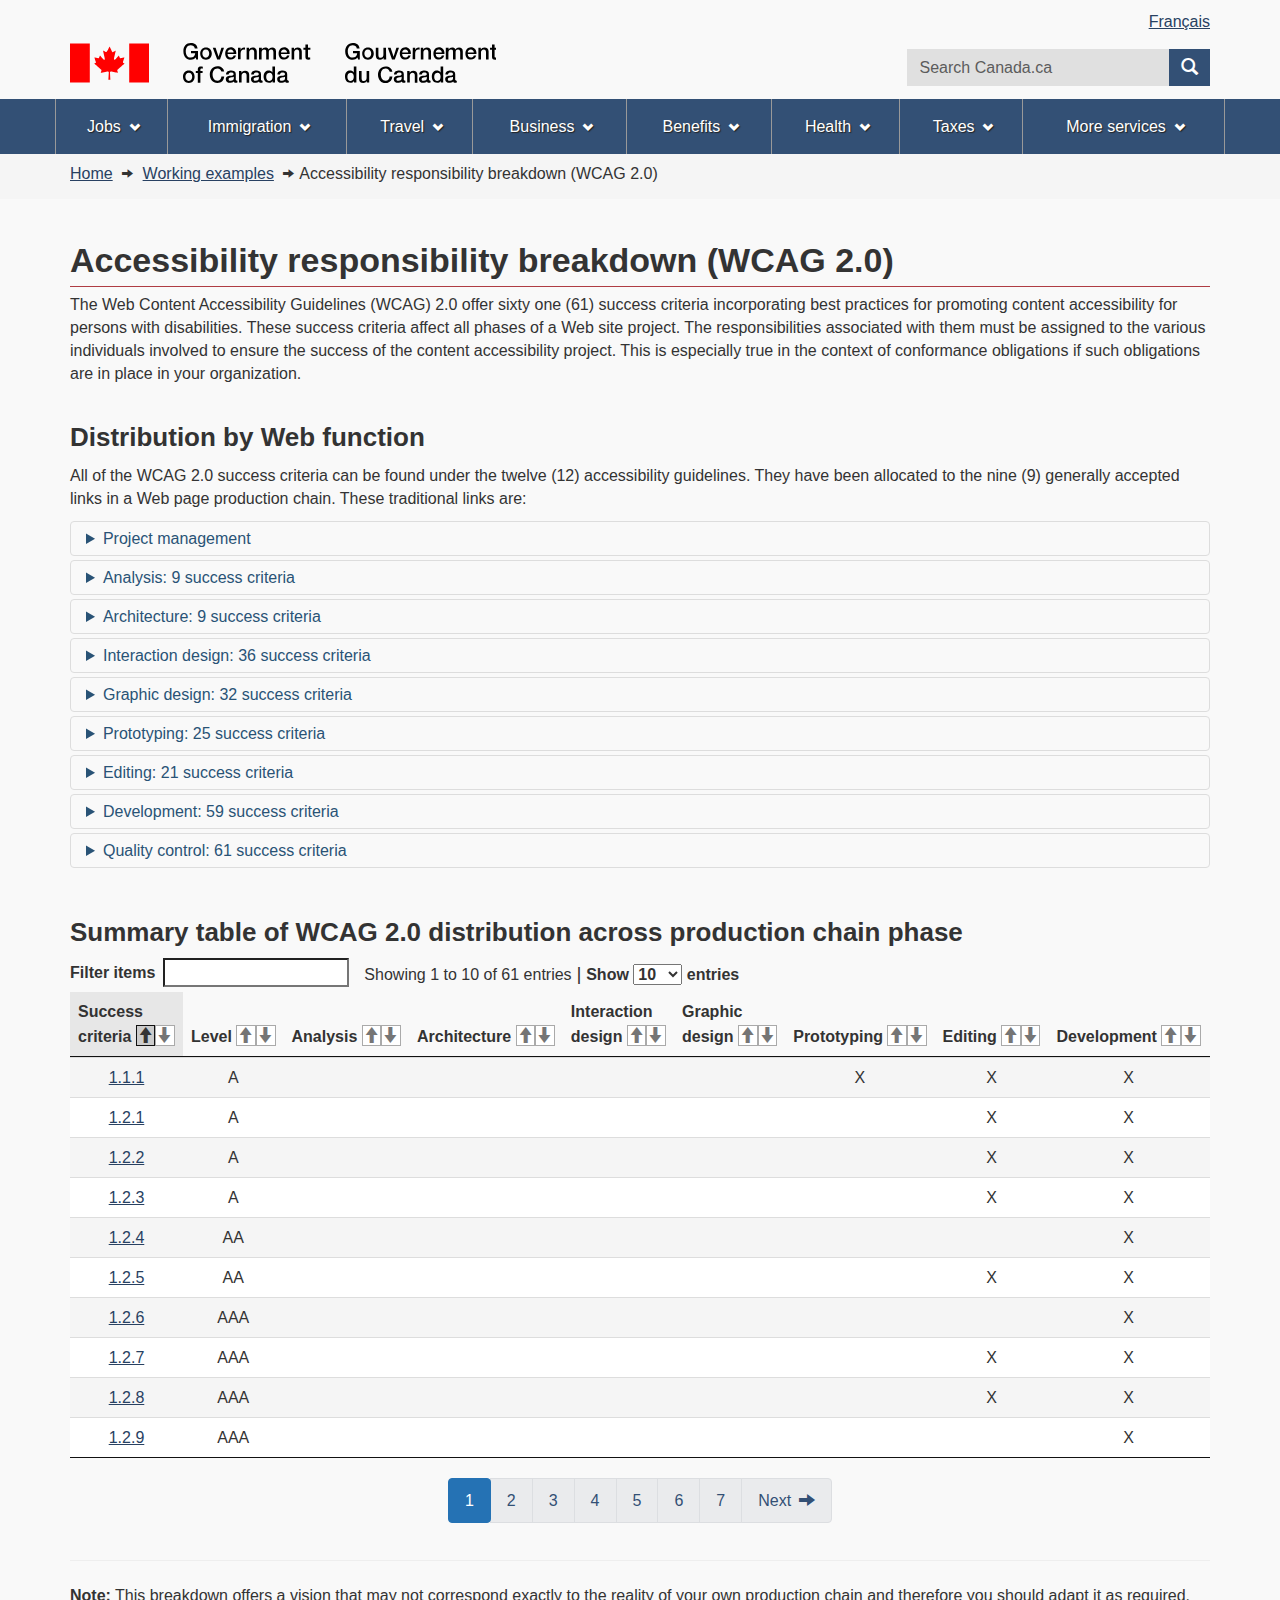
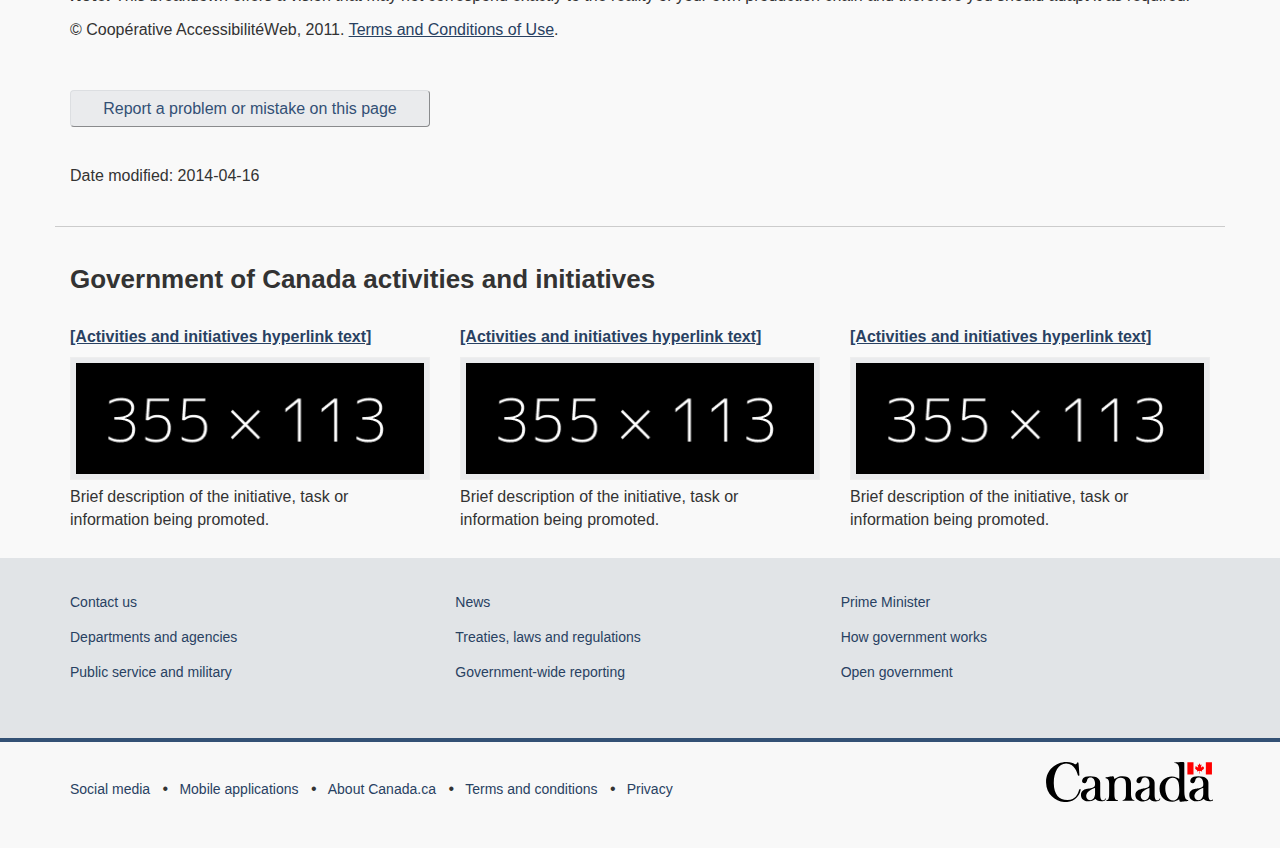
<file: demos/arb-rra/arb-rra-en.html>
<!DOCTYPE html><!--[if lt IE 9]><html class="no-js lt-ie9" lang="en" dir="ltr"><![endif]--><!--[if gt IE 8]><!-->
<html class="no-js" lang="en" dir="ltr">
<!--<![endif]-->
<head>
<meta charset="utf-8">
<!-- Web Experience Toolkit (WET) / Boîte à outils de l'expérience Web (BOEW)
		wet-boew.github.io/wet-boew/License-en.html / wet-boew.github.io/wet-boew/Licence-fr.html -->
<title>Accessibility responsibility breakdown (WCAG 2.0) - Canada.ca</title>
<meta content="width=device-width,initial-scale=1" name="viewport">
<!-- Meta data -->
<meta name="description" content="Provides a breakdown of WCAG 2.0 accessibility responsibilities throughout the Web production chain.">
<!-- Meta data-->
<!--[if gte IE 9 | !IE ]><!-->
<link href="../../GCWeb/assets/favicon.ico" rel="icon" type="image/x-icon">
<link rel="stylesheet" href="../../GCWeb/css/theme.min.css">
<!--<![endif]-->
<link rel="stylesheet" href="demo/arb-rra.min.css">
<!--[if lt IE 9]>
		<link href="../../GCWeb/assets/favicon.ico" rel="shortcut icon" />
		
		<link rel="stylesheet" href="../../GCWeb/css/ie8-theme.min.css" />
		<script src="http://ajax.googleapis.com/ajax/libs/jquery/1.11.1/jquery.min.js"></script>
		<script src="../../wet-boew/js/ie8-wet-boew.min.js"></script>
		<![endif]-->
<!--[if lte IE 9]>
		
		
		<![endif]-->
<noscript><link rel="stylesheet" href="../../wet-boew/css/noscript.min.css" /></noscript>
<!-- Google Tag Manager DO NOT REMOVE OR MODIFY - NE PAS SUPPRIMER OU MODIFIER -->
<script>dataLayer1 = [];</script>
<!-- End Google Tag Manager -->
</head>
<body vocab="http://schema.org/" typeof="WebPage">
<!-- Google Tag Manager DO NOT REMOVE OR MODIFY - NE PAS SUPPRIMER OU MODIFIER -->
<noscript><iframe title="Google Tag Manager" src="//www.googletagmanager.com/ns.html?id=GTM-TLGQ9K" height="0" width="0" style="display:none;visibility:hidden"></iframe></noscript>
<script>(function(w,d,s,l,i){w[l]=w[l]||[];w[l].push({'gtm.start': new Date().getTime(),event:'gtm.js'});var f=d.getElementsByTagName(s)[0], j=d.createElement(s),dl=l!='dataLayer1'?'&l='+l:'';j.async=true;j.src='//www.googletagmanager.com/gtm.js?id='+i+dl;f.parentNode.insertBefore(j,f);})(window,document,'script','dataLayer1','GTM-TLGQ9K');</script>
<!-- End Google Tag Manager -->
<ul id="wb-tphp">
<li class="wb-slc">
<a class="wb-sl" href="#wb-cont">Skip to main content</a>
</li>
<li class="wb-slc visible-sm visible-md visible-lg">
<a class="wb-sl" href="#wb-info">Skip to "About this site"</a>
</li>
</ul><header role="banner">
<div id="wb-bnr" class="container">
<section id="wb-lng" class="visible-md visible-lg text-right">
<h2 class="wb-inv">Language selection</h2>
<div class="row">
<div class="col-md-12">
<ul class="list-inline margin-bottom-none">
<li><a lang="fr" href="arb-rra-fr.html">Français</a></li>
</ul>
</div>
</div>
</section>
<div class="row">
<div class="brand col-xs-8 col-sm-9 col-md-6">
<a href="https://www.canada.ca/en.html"><object type="image/svg+xml" tabindex="-1" data="../../GCWeb/assets/sig-blk-en.svg"></object><span class="wb-inv"> Government of Canada</span></a>
</div>
<section class="wb-mb-links col-xs-4 col-sm-3 visible-sm visible-xs" id="wb-glb-mn">
<h2>Search and menus</h2>
<ul class="list-inline text-right chvrn">
<li><a href="#mb-pnl" title="Search and menus" aria-controls="mb-pnl" class="overlay-lnk" role="button"><span class="glyphicon glyphicon-search"><span class="glyphicon glyphicon-th-list"><span class="wb-inv">Search and menus</span></span></span></a></li>
</ul>
<div id="mb-pnl"></div>
</section>
<section id="wb-srch" class="col-xs-6 text-right visible-md visible-lg">
<h2>Search</h2>
<form action="#" method="post" name="cse-search-box" role="search" class="form-inline">
<div class="form-group">
<label for="wb-srch-q" class="wb-inv">Search website</label>
<input id="wb-srch-q" list="wb-srch-q-ac" class="wb-srch-q form-control" name="q" type="search" value="" size="27" maxlength="150" placeholder="Search Canada.ca">
<datalist id="wb-srch-q-ac">
<!--[if lte IE 9]><select><![endif]-->
<!--[if lte IE 9]></select><![endif]-->
</datalist>
</div>
<div class="form-group submit">
<button type="submit" id="wb-srch-sub" class="btn btn-primary btn-small" name="wb-srch-sub"><span class="glyphicon-search glyphicon"></span><span class="wb-inv">Search</span></button>
</div>
</form>
</section>
</div>
</div>
<nav role="navigation" id="wb-sm" data-ajax-replace="../../ajax/sitemenu-en.html" data-trgt="mb-pnl" class="wb-menu visible-md visible-lg" typeof="SiteNavigationElement">
<div class="container nvbar">
<h2>Topics menu</h2>
<div class="row">
<ul class="list-inline menu">
<li><a href="https://www.canada.ca/en/services/jobs.html">Jobs</a></li>
<li><a href="http://www.cic.gc.ca/english/index.asp">Immigration</a></li>
<li><a href="https://travel.gc.ca/">Travel</a></li>
<li><a href="https://www.canada.ca/en/services/business.html">Business</a></li>
<li><a href="https://www.canada.ca/en/services/benefits.html">Benefits</a></li>
<li><a href="https://www.canada.ca/en/services/health.html">Health</a></li>
<li><a href="https://www.canada.ca/en/services/taxes.html">Taxes</a></li>
<li><a href="https://www.canada.ca/en/services.html">More services</a></li>
</ul>
</div>
</div>
</nav>
<nav role="navigation" id="wb-bc" property="breadcrumb">
<h2>You are here:</h2>
<div class="container">
<div class="row">
<ol class="breadcrumb">
<li>
<a href="http://wet-boew.github.io/wet-boew/index-en.html">Home</a>
</li>
<li>
<a href="http://wet-boew.github.io/wet-boew/demos/index-en.html">Working examples</a>
</li>
<li>Accessibility responsibility breakdown (WCAG 2.0)</li>
</ol>
</div>
</div>
</nav>
</header>
<main role="main" property="mainContentOfPage" class="container">
<h1 property="name" id="wb-cont">Accessibility responsibility breakdown (WCAG 2.0)</h1>
<p>The Web Content Accessibility Guidelines (WCAG) 2.0 offer sixty one (61) success criteria incorporating best practices for promoting content accessibility for persons with disabilities. These success criteria affect all phases of a Web site project. The responsibilities associated with them must be assigned to the various individuals involved to ensure the success of the content accessibility project. This is especially true in the context of conformance obligations if such obligations are in place in your organization.</p>
<section>
<h2 id="a1">Distribution by Web function</h2>
<p>All of the WCAG 2.0 success criteria can be found under the twelve (12) accessibility guidelines. They have been allocated to the nine (9) generally accepted links in a Web page production chain. These traditional links are:</p>
<ol class="list-unstyled">
<li>
<details>
<summary>Project management</summary>
<div class="panel panel-default">
<div class="panel-body">
<p>For the purposes of this distribution, the project management function includes the tasks normally associated with production planning and the various related monitoring activities.</p>
<p>In an accessibility context, the project manager’s responsibilities consist of ensuring optimization of the production chain by:</p>
<ul>
<li>Integrating the transversality concept</li>
<li>Planning accessibility at each step</li>
<li>Allocation of accessibility responsibilities</li>
<li>Ensuring the technical and functional criteria</li>
<li>Distinguishing between accessibility and conformance</li>
<li>Being aware of the limitations of the tools</li>
<li>Assessing the impact of technology platforms</li>
</ul>
<p>For more information on the factors to consider to achieve the accessibility objectives from the project leader’s perspective, consult the article "<a href="arb-rra-planAccess-en.html">Planning&#160;accessibility</a>".</p>
</div>
</div>
</details>
</li>
<li>
<details>
<summary>Analysis: 9 success criteria</summary>
<div class="panel panel-default">
<div class="panel-body">
<p>For the purpose of this distribution, the analysis function covers the tasks normally associated with analysis of the project’s strategic orientations, analysis of the options for technology platforms, or functional analysis of Web interfaces.</p>
</div>
<table class="table table-striped">
<thead>
<tr>
<th scope="col">Level</th>
<th scope="col">Criteria</th>
<th scope="col">Detail</th>
</tr>
</thead>
<tbody>
<tr>
<td>A</td>
<td>2</td>
<td><a href="http://www.w3.org/TR/WCAG20/#consistent-behavior-receive-focus" rel="external"><span class="wb-inv">Success Criterion </span>3.2.1</a> and <a href="http://www.w3.org/TR/WCAG20/#minimize-error-identified" rel="external"><span class="wb-inv">Success Criterion </span>3.3.1</a>.</td>
</tr>
<tr>
<td>AA</td>
<td>2</td>
<td><a href="http://www.w3.org/TR/WCAG20/#minimize-error-suggestions" rel="external"><span class="wb-inv">Success Criterion </span>3.3.3</a> and <a href="http://www.w3.org/TR/WCAG20/#minimize-error-reversible" rel="external"><span class="wb-inv">Success Criterion </span>3.3.4</a>.</td>
</tr>
<tr>
<td>AAA</td>
<td>5</td>
<td><a href="http://www.w3.org/TR/WCAG20/#time-limits-no-exceptions" rel="external"><span class="wb-inv">Success Criterion </span>2.2.3</a>, <a href="http://www.w3.org/TR/WCAG20/#time-limits-postponed" rel="external"><span class="wb-inv">Success Criterion </span>2.2.4</a>, <a href="http://www.w3.org/TR/WCAG20/#time-limits-server-timeout" rel="external"><span class="wb-inv">Success Criterion </span>2.2.5</a>, <a href="http://www.w3.org/TR/WCAG20/#minimize-error-context-help" rel="external"><span class="wb-inv">Success Criterion </span>3.3.5</a> and <a href="http://www.w3.org/TR/WCAG20/#minimize-error-reversible-all" rel="external"><span class="wb-inv">Success Criterion </span>3.3.6</a>.</td>
</tr>
</tbody>
</table>
</div>
</details>
</li>
<li>
<details>
<summary>Architecture: 9 success criteria</summary>
<div class="panel panel-default">
<div class="panel-body">
<p>For the purposes of this distribution, the architecture function covers the tasks normally associated with the architecture of the information (Web content) and the architecture of the data.</p>
</div>
<table class="table table-striped">
<thead>
<tr>
<th scope="col">Level</th>
<th scope="col">Criteria</th>
<th scope="col">Detail</th>
</tr>
</thead>
<tbody>
<tr>
<td>A</td>
<td>2</td>
<td><a href="http://www.w3.org/TR/WCAG20/#content-structure-separation-programmatic" rel="external"><span class="wb-inv">Success Criterion </span>1.3.1</a> and <a href="http://www.w3.org/TR/WCAG20/#navigation-mechanisms-title" rel="external"><span class="wb-inv">Success Criterion </span>2.4.2</a>.</td>
</tr>
<tr>
<td>AA</td>
<td>3</td>
<td><a href="http://www.w3.org/TR/WCAG20/#navigation-mechanisms-mult-loc" rel="external"><span class="wb-inv">Success Criterion </span>2.4.5</a>, <a href="http://www.w3.org/TR/WCAG20/#navigation-mechanisms-descriptive" rel="external"><span class="wb-inv">Success Criterion </span>2.4.6</a> and <a href="http://www.w3.org/TR/WCAG20/#meaning-other-lang-id" rel="external"><span class="wb-inv">Success Criterion </span>3.1.2</a>.</td>
</tr>
<tr>
<td>AAA</td>
<td>4</td>
<td><a href="http://www.w3.org/TR/WCAG20/#navigation-mechanisms-location" rel="external"><span class="wb-inv">Success Criterion </span>2.4.8</a>, <a href="http://www.w3.org/TR/WCAG20/#navigation-mechanisms-headings" rel="external"><span class="wb-inv">Success Criterion </span>2.4.10</a>, <a href="http://www.w3.org/TR/WCAG20/#meaning-idioms" rel="external"><span class="wb-inv">Success Criterion </span>3.1.3</a> and <a href="http://www.w3.org/TR/WCAG20/#meaning-located" rel="external"><span class="wb-inv">Success Criterion </span>3.1.4</a>.</td>
</tr>
</tbody>
</table>
</div>
</details>
</li>
<li>
<details>
<summary>Interaction design: 36 success criteria</summary>
<div class="panel panel-default">
<div class="panel-body">
<p>For the purpose of this distribution, the interaction design function covers the tasks normally associated with the scripting of web interfaces, planning content changes, interactivity and content other than the main content of the pages.</p>
</div>
<table class="table table-striped">
<thead>
<tr>
<th scope="col">Level</th>
<th scope="col">Criteria</th>
<th scope="col">Detail</th>
</tr>
</thead>
<tbody>
<tr>
<td>A</td>
<td>15</td>
<td><a href="http://www.w3.org/TR/WCAG20/#content-structure-separation-programmatic" rel="external"><span class="wb-inv">Success Criterion </span>1.3.1</a>, <a href="http://www.w3.org/TR/WCAG20/#content-structure-separation-understanding" rel="external"><span class="wb-inv">Success Criterion </span>1.3.3</a>, <a href="http://www.w3.org/TR/WCAG20/#visual-audio-contrast-without-color" rel="external"><span class="wb-inv">Success Criterion </span>1.4.1</a>, <a href="http://www.w3.org/TR/WCAG20/#visual-audio-contrast-dis-audio" rel="external"><span class="wb-inv">Success Criterion </span>1.4.2</a>, <a href="http://www.w3.org/TR/WCAG20/#keyboard-operation-keyboard-operable" rel="external"><span class="wb-inv">Success Criterion </span>2.1.1</a>, <a href="http://www.w3.org/TR/WCAG20/#keyboard-operation-trapping" rel="external"><span class="wb-inv">Success Criterion </span>2.1.2</a>, <a href="http://www.w3.org/TR/WCAG20/#time-limits-required-behaviors" rel="external"><span class="wb-inv">Success Criterion </span>2.2.1</a>, <a href="http://www.w3.org/TR/WCAG20/#time-limits-pause" rel="external"><span class="wb-inv">Success Criterion </span>2.2.2</a>, <a href="http://www.w3.org/TR/WCAG20/#seizure-does-not-violate" rel="external"><span class="wb-inv">Success Criterion </span>2.3.1</a>, <a href="http://www.w3.org/TR/WCAG20/#navigation-mechanisms-refs" rel="external"><span class="wb-inv">Success Criterion </span>2.4.4</a>, <a href="http://www.w3.org/TR/WCAG20/#consistent-behavior-receive-focus" rel="external"><span class="wb-inv">Success Criterion </span>3.2.1</a>, <a href="http://www.w3.org/TR/WCAG20/#consistent-behavior-unpredictable-change" rel="external"><span class="wb-inv">Success Criterion </span>3.2.2</a>, <a href="http://www.w3.org/TR/WCAG20/#minimize-error-identified" rel="external"><span class="wb-inv">Success Criterion </span>3.3.1</a>, <a href="http://www.w3.org/TR/WCAG20/#minimize-error-cues" rel="external"><span class="wb-inv">Success Criterion </span>3.3.2</a> and <a href="http://www.w3.org/TR/WCAG20/#ensure-compat-rsv" rel="external"><span class="wb-inv">Success Criterion </span>4.1.2</a>.</td>
</tr>
<tr>
<td>AA</td>
<td>7</td>
<td><a href="http://www.w3.org/TR/WCAG20/#visual-audio-contrast-scale" rel="external"><span class="wb-inv">Success Criterion </span>1.4.4</a>, <a href="http://www.w3.org/TR/WCAG20/#navigation-mechanisms-mult-loc" rel="external"><span class="wb-inv">Success Criterion </span>2.4.5</a>, <a href="http://www.w3.org/TR/WCAG20/#navigation-mechanisms-descriptive" rel="external"><span class="wb-inv">Success Criterion </span>2.4.6</a>, <a href="http://www.w3.org/TR/WCAG20/#consistent-behavior-consistent-locations" rel="external"><span class="wb-inv">Success Criterion </span>3.2.3</a>, <a href="http://www.w3.org/TR/WCAG20/#consistent-behavior-consistent-functionality" rel="external"><span class="wb-inv">Success Criterion </span>3.2.4</a>, <a href="http://www.w3.org/TR/WCAG20/#minimize-error-suggestions" rel="external"><span class="wb-inv">Success Criterion </span>3.3.3</a> and <a href="http://www.w3.org/TR/WCAG20/#minimize-error-reversible" rel="external"><span class="wb-inv">Success Criterion </span>3.3.4</a>.</td>
</tr>
<tr>
<td>AAA</td>
<td>14</td>
<td><a href="http://www.w3.org/TR/WCAG20/#visual-audio-contrast-noaudio" rel="external"><span class="wb-inv">Success Criterion </span>1.4.7</a>, <a href="http://www.w3.org/TR/WCAG20/#visual-audio-contrast-visual-presentation" rel="external"><span class="wb-inv">Success Criterion </span>1.4.8</a>, <a href="http://www.w3.org/TR/WCAG20/#keyboard-operation-all-funcs" rel="external"><span class="wb-inv">Success Criterion </span>2.1.3</a>, <a href="http://www.w3.org/TR/WCAG20/#time-limits-no-exceptions" rel="external"><span class="wb-inv">Success Criterion </span>2.2.3</a>, <a href="http://www.w3.org/TR/WCAG20/#time-limits-postponed" rel="external"><span class="wb-inv">Success Criterion </span>2.2.4</a>, <a href="http://www.w3.org/TR/WCAG20/#time-limits-server-timeout" rel="external"><span class="wb-inv">Success Criterion </span>2.2.5</a>, <a href="http://www.w3.org/TR/WCAG20/#seizure-three-times" rel="external"><span class="wb-inv">Success Criterion </span>2.3.2</a>, <a href="http://www.w3.org/TR/WCAG20/#navigation-mechanisms-location" rel="external"><span class="wb-inv">Success Criterion </span>2.4.8</a>, <a href="http://www.w3.org/TR/WCAG20/#navigation-mechanisms-link" rel="external"><span class="wb-inv">Success Criterion </span>2.4.9</a>, <a href="http://www.w3.org/TR/WCAG20/#meaning-idioms" rel="external"><span class="wb-inv">Success Criterion </span>3.1.3</a>, <a href="http://www.w3.org/TR/WCAG20/#meaning-supplements" rel="external"><span class="wb-inv">Success Criterion </span>3.1.5</a>, <a href="http://www.w3.org/TR/WCAG20/#consistent-behavior-no-extreme-changes-context" rel="external"><span class="wb-inv">Success Criterion </span>3.2.5</a>, <a href="http://www.w3.org/TR/WCAG20/#minimize-error-context-help" rel="external"><span class="wb-inv">Success Criterion </span>3.3.5</a> and <a href="http://www.w3.org/TR/WCAG20/#minimize-error-reversible-all" rel="external"><span class="wb-inv">Success Criterion </span>3.3.6</a>.</td>
</tr>
</tbody>
</table>
</div>
</details>
</li>
<li>
<details>
<summary>Graphic design: 32 success criteria</summary>
<div class="panel panel-default">
<div class="panel-body">
<p>For the purposes of this distribution, the graphic design function covers the tasks normally associated with the graphic design of interfaces, the related graphic declinations, the specific design of navigation elements, changes in context and content other than the main content of the pages.</p>
</div>
<table class="table table-striped">
<thead>
<tr>
<th scope="col">Level</th>
<th scope="col">Criteria</th>
<th scope="col">Detail</th>
</tr>
</thead>
<tbody>
<tr>
<td>A</td>
<td>12</td>
<td><a href="http://www.w3.org/TR/WCAG20/#content-structure-separation-programmatic" rel="external"><span class="wb-inv">Success Criterion </span>1.3.1</a>, <a href="http://www.w3.org/TR/WCAG20/#content-structure-separation-understanding" rel="external"><span class="wb-inv">Success Criterion </span>1.3.3</a>, <a href="http://www.w3.org/TR/WCAG20/#visual-audio-contrast-without-color" rel="external"><span class="wb-inv">Success Criterion </span>1.4.1</a>, <a href="http://www.w3.org/TR/WCAG20/#visual-audio-contrast-dis-audio" rel="external"><span class="wb-inv">Success Criterion </span>1.4.2</a>, <a href="http://www.w3.org/TR/WCAG20/#keyboard-operation-keyboard-operable" rel="external"><span class="wb-inv">Success Criterion </span>2.1.1</a>, <a href="http://www.w3.org/TR/WCAG20/#keyboard-operation-trapping" rel="external"><span class="wb-inv">Success Criterion </span>2.1.2</a>, <a href="http://www.w3.org/TR/WCAG20/#time-limits-pause" rel="external"><span class="wb-inv">Success Criterion </span>2.2.2</a>, <a href="http://www.w3.org/TR/WCAG20/#seizure-does-not-violate" rel="external"><span class="wb-inv">Success Criterion </span>2.3.1</a>, <a href="http://www.w3.org/TR/WCAG20/#navigation-mechanisms-skip" rel="external"><span class="wb-inv">Success Criterion </span>2.4.1</a>, <a href="http://www.w3.org/TR/WCAG20/#consistent-behavior-receive-focus" rel="external"><span class="wb-inv">Success Criterion </span>3.2.1</a>, <a href="http://www.w3.org/TR/WCAG20/#minimize-error-identified" rel="external"><span class="wb-inv">Success Criterion </span>3.3.1</a> and <a href="http://www.w3.org/TR/WCAG20/#minimize-error-cues" rel="external"><span class="wb-inv">Success Criterion </span>3.3.2</a>.</td>
</tr>
<tr>
<td>AA</td>
<td>9</td>
<td><a href="http://www.w3.org/TR/WCAG20/#visual-audio-contrast-contrast" rel="external"><span class="wb-inv">Success Criterion </span>1.4.3</a>, <a href="http://www.w3.org/TR/WCAG20/#visual-audio-contrast-scale" rel="external"><span class="wb-inv">Success Criterion </span>1.4.4</a>, <a href="http://www.w3.org/TR/WCAG20/#visual-audio-contrast-text-presentation" rel="external"><span class="wb-inv">Success Criterion </span>1.4.5</a>, <a href="http://www.w3.org/TR/WCAG20/#navigation-mechanisms-mult-loc" rel="external"><span class="wb-inv">Success Criterion </span>2.4.5</a>, <a href="http://www.w3.org/TR/WCAG20/#navigation-mechanisms-descriptive" rel="external"><span class="wb-inv">Success Criterion </span>2.4.6</a>, <a href="http://www.w3.org/TR/WCAG20/#navigation-mechanisms-focus-visible" rel="external"><span class="wb-inv">Success Criterion </span>2.4.7</a>, <a href="http://www.w3.org/TR/WCAG20/#consistent-behavior-consistent-locations" rel="external"><span class="wb-inv">Success Criterion </span>3.2.3</a>, <a href="http://www.w3.org/TR/WCAG20/#consistent-behavior-consistent-functionality" rel="external"><span class="wb-inv">Success Criterion </span>3.2.4</a> and <a href="http://www.w3.org/TR/WCAG20/#minimize-error-suggestions" rel="external"><span class="wb-inv">Success Criterion </span>3.3.3</a>.</td>
</tr>
<tr>
<td>AAA</td>
<td>11</td>
<td><a href="http://www.w3.org/TR/WCAG20/#visual-audio-contrast7" rel="external"><span class="wb-inv">Success Criterion </span>1.4.6</a>, <a href="http://www.w3.org/TR/WCAG20/#visual-audio-contrast-noaudio" rel="external"><span class="wb-inv">Success Criterion </span>1.4.7</a>, <a href="http://www.w3.org/TR/WCAG20/#visual-audio-contrast-visual-presentation" rel="external"><span class="wb-inv">Success Criterion </span>1.4.8</a>, <a href="http://www.w3.org/TR/WCAG20/#visual-audio-contrast-text-images" rel="external"><span class="wb-inv">Success Criterion </span>1.4.9</a>, <a href="http://www.w3.org/TR/WCAG20/#time-limits-no-exceptions" rel="external"><span class="wb-inv">Success Criterion </span>2.2.3</a>, <a href="http://www.w3.org/TR/WCAG20/#time-limits-postponed" rel="external"><span class="wb-inv">Success Criterion </span>2.2.4</a>, <a href="http://www.w3.org/TR/WCAG20/#seizure-three-times" rel="external"><span class="wb-inv">Success Criterion </span>2.3.2</a>, <a href="http://www.w3.org/TR/WCAG20/#navigation-mechanisms-location" rel="external"><span class="wb-inv">Success Criterion </span>2.4.8</a>, <a href="http://www.w3.org/TR/WCAG20/#consistent-behavior-no-extreme-changes-context" rel="external"><span class="wb-inv">Success Criterion </span>3.2.5</a>, <a href="http://www.w3.org/TR/WCAG20/#minimize-error-context-help" rel="external"><span class="wb-inv">Success Criterion </span>3.3.5</a> and <a href="http://www.w3.org/TR/WCAG20/#minimize-error-reversible-all" rel="external"><span class="wb-inv">Success Criterion </span>3.3.6</a>.</td>
</tr>
</tbody>
</table>
</div>
</details>
</li>
<li>
<details>
<summary>Prototyping: 25 success criteria</summary>
<div class="panel panel-default">
<div class="panel-body">
<p>For the purposes of this distribution, the prototyping function covers the tasks normally associated with the production of Web site templates (HTML and CSS).</p>
</div>
<table class="table table-striped">
<thead>
<tr>
<th scope="col">Level</th>
<th scope="col">Criteria</th>
<th scope="col">Detail</th>
</tr>
</thead>
<tbody>
<tr>
<td>A</td>
<td>12</td>
<td><a href="http://www.w3.org/TR/WCAG20/#text-equiv-all" rel="external"><span class="wb-inv">Success Criterion </span>1.1.1</a>, <a href="http://www.w3.org/TR/WCAG20/#content-structure-separation-programmatic" rel="external"><span class="wb-inv">Success Criterion </span>1.3.1</a>, <a href="http://www.w3.org/TR/WCAG20/#content-structure-separation-sequence" rel="external"><span class="wb-inv">Success Criterion </span>1.3.2</a>, <a href="http://www.w3.org/TR/WCAG20/#keyboard-operation-keyboard-operable" rel="external"><span class="wb-inv">Success Criterion </span>2.1.1</a>, <a href="http://www.w3.org/TR/WCAG20/#keyboard-operation-trapping" rel="external"><span class="wb-inv">Success Criterion </span>2.1.2</a>, <a href="http://www.w3.org/TR/WCAG20/#navigation-mechanisms-skip" rel="external"><span class="wb-inv">Success Criterion </span>2.4.1</a>, <a href="http://www.w3.org/TR/WCAG20/#navigation-mechanisms-title" rel="external"><span class="wb-inv">Success Criterion </span>2.4.2</a>, <a href="http://www.w3.org/TR/WCAG20/#navigation-mechanisms-focus-order" rel="external"><span class="wb-inv">Success Criterion </span>2.4.3</a>, <a href="http://www.w3.org/TR/WCAG20/#meaning-doc-lang-id" rel="external"><span class="wb-inv">Success Criterion </span>3.1.1</a>, <a href="http://www.w3.org/TR/WCAG20/#minimize-error-cues" rel="external"><span class="wb-inv">Success Criterion </span>3.3.2</a>, <a href="http://www.w3.org/TR/WCAG20/#ensure-compat-parses" rel="external"><span class="wb-inv">Success Criterion </span>4.1.1</a> and <a href="http://www.w3.org/TR/WCAG20/#ensure-compat-rsv" rel="external"><span class="wb-inv">Success Criterion </span>4.1.2</a>.</td>
</tr>
<tr>
<td>AA</td>
<td>7</td>
<td><a href="http://www.w3.org/TR/WCAG20/#visual-audio-contrast-contrast" rel="external"><span class="wb-inv">Success Criterion </span>1.4.3</a>, <a href="http://www.w3.org/TR/WCAG20/#visual-audio-contrast-scale" rel="external"><span class="wb-inv">Success Criterion </span>1.4.4</a>, <a href="http://www.w3.org/TR/WCAG20/#visual-audio-contrast-text-presentation" rel="external"><span class="wb-inv">Success Criterion </span>1.4.5</a>, <a href="http://www.w3.org/TR/WCAG20/#navigation-mechanisms-mult-loc" rel="external"><span class="wb-inv">Success Criterion </span>2.4.5</a>, <a href="http://www.w3.org/TR/WCAG20/#navigation-mechanisms-descriptive" rel="external"><span class="wb-inv">Success Criterion </span>2.4.6</a>, <a href="http://www.w3.org/TR/WCAG20/#navigation-mechanisms-focus-visible" rel="external"><span class="wb-inv">Success Criterion </span>2.4.7</a> and <a href="http://www.w3.org/TR/WCAG20/#consistent-behavior-consistent-functionality" rel="external"><span class="wb-inv">Success Criterion </span>3.2.4</a>.</td>
</tr>
<tr>
<td>AAA</td>
<td>6</td>
<td><a href="http://www.w3.org/TR/WCAG20/#visual-audio-contrast7" rel="external"><span class="wb-inv">Success Criterion </span>1.4.6</a>, <a href="http://www.w3.org/TR/WCAG20/#keyboard-operation-all-funcs" rel="external"><span class="wb-inv">Success Criterion </span>2.1.3</a>, <a href="http://www.w3.org/TR/WCAG20/#navigation-mechanisms-location" rel="external"><span class="wb-inv">Success Criterion </span>2.4.8</a>, <a href="http://www.w3.org/TR/WCAG20/#navigation-mechanisms-headings" rel="external"><span class="wb-inv">Success Criterion </span>2.4.10</a>, <a href="http://www.w3.org/TR/WCAG20/#meaning-idioms" rel="external"><span class="wb-inv">Success Criterion </span>3.1.3</a> and <a href="http://www.w3.org/TR/WCAG20/#consistent-behavior-no-extreme-changes-context" rel="external"><span class="wb-inv">Success Criterion </span>3.2.5</a>.</td>
</tr>
</tbody>
</table>
</div>
</details>
</li>
<li>
<details>
<summary>Editing: 21 success criteria</summary>
<div class="panel panel-default">
<div class="panel-body">
<p>For the purposes of this distribution, the editing function covers the tasks normally associated with producing the site’s text content, equivalent alternative content, and content other than the main content of the pages.</p>
</div>
<table class="table table-striped">
<thead>
<tr>
<th scope="col">Level</th>
<th scope="col">Criteria</th>
<th scope="col">Detail</th>
</tr>
</thead>
<tbody>
<tr>
<td>A</td>
<td>11</td>
<td><a href="http://www.w3.org/TR/WCAG20/#text-equiv-all" rel="external"><span class="wb-inv">Success Criterion </span>1.1.1</a>, <a href="http://www.w3.org/TR/WCAG20/#media-equiv-av-only-alt" rel="external"><span class="wb-inv">Success Criterion </span>1.2.1</a>, <a href="http://www.w3.org/TR/WCAG20/#media-equiv-captions" rel="external"><span class="wb-inv">Success Criterion </span>1.2.2</a>, <a href="http://www.w3.org/TR/WCAG20/#media-equiv-audio-desc" rel="external"><span class="wb-inv">Success Criterion </span>1.2.3</a>, <a href="http://www.w3.org/TR/WCAG20/#content-structure-separation-programmatic" rel="external"><span class="wb-inv">Success Criterion </span>1.3.1</a>, <a href="http://www.w3.org/TR/WCAG20/#content-structure-separation-understanding" rel="external"><span class="wb-inv">Success Criterion </span>1.3.3</a>, <a href="http://www.w3.org/TR/WCAG20/#keyboard-operation-keyboard-operable" rel="external"><span class="wb-inv">Success Criterion </span>2.1.1</a>, <a href="http://www.w3.org/TR/WCAG20/#keyboard-operation-trapping" rel="external"><span class="wb-inv">Success Criterion </span>2.1.2</a>, <a href="http://www.w3.org/TR/WCAG20/#navigation-mechanisms-title" rel="external"><span class="wb-inv">Success Criterion </span>2.4.2</a>, <a href="http://www.w3.org/TR/WCAG20/#navigation-mechanisms-refs" rel="external"><span class="wb-inv">Success Criterion </span>2.4.4</a> and <a href="http://www.w3.org/TR/WCAG20/#minimize-error-identified" rel="external"><span class="wb-inv">Success Criterion </span>3.3.1</a>.</td>
</tr>
<tr>
<td>AA</td>
<td>3</td>
<td><a href="http://www.w3.org/TR/WCAG20/#media-equiv-audio-desc-only" rel="external"><span class="wb-inv">Success Criterion </span>1.2.5</a>, <a href="http://www.w3.org/TR/WCAG20/#navigation-mechanisms-descriptive" rel="external"><span class="wb-inv">Success Criterion </span>2.4.6</a> and <a href="http://www.w3.org/TR/WCAG20/#meaning-other-lang-id" rel="external"><span class="wb-inv">Success Criterion </span>3.1.2</a>.</td>
</tr>
<tr>
<td>AAA</td>
<td>7</td>
<td><a href="http://www.w3.org/TR/WCAG20/#media-equiv-extended-ad" rel="external"><span class="wb-inv">Success Criterion </span>1.2.7</a>, <a href="http://www.w3.org/TR/WCAG20/#media-equiv-text-doc" rel="external"><span class="wb-inv">Success Criterion </span>1.2.8</a>, <a href="http://www.w3.org/TR/WCAG20/#navigation-mechanisms-link" rel="external"><span class="wb-inv">Success Criterion </span>2.4.9</a>, <a href="http://www.w3.org/TR/WCAG20/#meaning-idioms" rel="external"><span class="wb-inv">Success Criterion </span>3.1.3</a>, <a href="http://www.w3.org/TR/WCAG20/#meaning-located" rel="external"><span class="wb-inv">Success Criterion </span>3.1.4</a>, <a href="http://www.w3.org/TR/WCAG20/#meaning-supplements" rel="external"><span class="wb-inv">Success Criterion </span>3.1.5</a> and <a href="http://www.w3.org/TR/WCAG20/#meaning-pronunciation" rel="external"><span class="wb-inv">Success Criterion </span>3.1.6</a>.</td>
</tr>
</tbody>
</table>
</div>
</details>
</li>
<li>
<details>
<summary>Development: 59 success criteria</summary>
<div class="panel panel-default">
<div class="panel-body">
<p>For the purposes of this distribution, the development function covers the tasks normally associated with the development of contribution tools, HTML and CSS integration, and the programming of proposed scripts and applications on the Web site.</p>
</div>
<table class="table table-striped">
<thead>
<tr>
<th scope="col">Level</th>
<th scope="col">Criteria</th>
<th scope="col">Detail</th>
</tr>
</thead>
<tbody>
<tr>
<td>A</td>
<td>24</td>
<td><a href="http://www.w3.org/TR/WCAG20/#text-equiv-all" rel="external"><span class="wb-inv">Success Criterion </span>1.1.1</a>, <a href="http://www.w3.org/TR/WCAG20/#media-equiv-av-only-alt" rel="external"><span class="wb-inv">Success Criterion </span>1.2.1</a>, <a href="http://www.w3.org/TR/WCAG20/#media-equiv-captions" rel="external"><span class="wb-inv">Success Criterion </span>1.2.2</a>, <a href="http://www.w3.org/TR/WCAG20/#media-equiv-audio-desc" rel="external"><span class="wb-inv">Success Criterion </span>1.2.3</a>, <a href="http://www.w3.org/TR/WCAG20/#media-equiv-real-time-captions" rel="external"><span class="wb-inv">Success Criterion </span>1.2.4</a>, <a href="http://www.w3.org/TR/WCAG20/#media-equiv-audio-desc-only" rel="external"><span class="wb-inv">Success Criterion </span>1.2.5</a>, <a href="http://www.w3.org/TR/WCAG20/#media-equiv-sign" rel="external"><span class="wb-inv">Success Criterion </span>1.2.6</a>, <a href="http://www.w3.org/TR/WCAG20/#media-equiv-extended-ad" rel="external"><span class="wb-inv">Success Criterion </span>1.2.7</a>, <a href="http://www.w3.org/TR/WCAG20/#media-equiv-text-doc" rel="external"><span class="wb-inv">Success Criterion </span>1.2.8</a>, <a href="http://www.w3.org/TR/WCAG20/#media-equiv-live-audio-only" rel="external"><span class="wb-inv">Success Criterion </span>1.2.9</a>, <a href="http://www.w3.org/TR/WCAG20/#content-structure-separation-programmatic" rel="external"><span class="wb-inv">Success Criterion </span>1.3.1</a>, <a href="http://www.w3.org/TR/WCAG20/#content-structure-separation-sequence" rel="external"><span class="wb-inv">Success Criterion </span>1.3.2</a>, <a href="http://www.w3.org/TR/WCAG20/#content-structure-separation-understanding" rel="external"><span class="wb-inv">Success Criterion </span>1.3.3</a>, <a href="http://www.w3.org/TR/WCAG20/#visual-audio-contrast-dis-audio" rel="external"><span class="wb-inv">Success Criterion </span>1.4.2</a>, <a href="http://www.w3.org/TR/WCAG20/#visual-audio-contrast-contrast" rel="external"><span class="wb-inv">Success Criterion </span>1.4.3</a>, <a href="http://www.w3.org/TR/WCAG20/#visual-audio-contrast-scale" rel="external"><span class="wb-inv">Success Criterion </span>1.4.4</a>, <a href="http://www.w3.org/TR/WCAG20/#visual-audio-contrast-text-presentation" rel="external"><span class="wb-inv">Success Criterion </span>1.4.5</a>, <a href="http://www.w3.org/TR/WCAG20/#visual-audio-contrast7" rel="external"><span class="wb-inv">Success Criterion </span>1.4.6</a>, <a href="http://www.w3.org/TR/WCAG20/#visual-audio-contrast-noaudio" rel="external"><span class="wb-inv">Success Criterion </span>1.4.7</a>, <a href="http://www.w3.org/TR/WCAG20/#visual-audio-contrast-visual-presentation" rel="external"><span class="wb-inv">Success Criterion </span>1.4.8</a>, <a href="http://www.w3.org/TR/WCAG20/#visual-audio-contrast-text-images" rel="external"><span class="wb-inv">Success Criterion </span>1.4.9</a>, <a href="http://www.w3.org/TR/WCAG20/#keyboard-operation-keyboard-operable" rel="external"><span class="wb-inv">Success Criterion </span>2.1.1</a>, <a href="http://www.w3.org/TR/WCAG20/#keyboard-operation-trapping" rel="external"><span class="wb-inv">Success Criterion </span>2.1.2</a> and <a href="http://www.w3.org/TR/WCAG20/#keyboard-operation-all-funcs" rel="external"><span class="wb-inv">Success Criterion </span>2.1.3</a>.</td>
</tr>
<tr>
<td>AA</td>
<td>13</td>
<td><a href="http://www.w3.org/TR/WCAG20/#time-limits-required-behaviors" rel="external"><span class="wb-inv">Success Criterion </span>2.2.1</a>, <a href="http://www.w3.org/TR/WCAG20/#time-limits-pause" rel="external"><span class="wb-inv">Success Criterion </span>2.2.2</a>, <a href="http://www.w3.org/TR/WCAG20/#time-limits-no-exceptions" rel="external"><span class="wb-inv">Success Criterion </span>2.2.3</a>, <a href="http://www.w3.org/TR/WCAG20/#time-limits-postponed" rel="external"><span class="wb-inv">Success Criterion </span>2.2.4</a>, <a href="http://www.w3.org/TR/WCAG20/#time-limits-server-timeout" rel="external"><span class="wb-inv">Success Criterion </span>2.2.5</a>, <a href="http://www.w3.org/TR/WCAG20/#seizure-does-not-violate" rel="external"><span class="wb-inv">Success Criterion </span>2.3.1</a>, <a href="http://www.w3.org/TR/WCAG20/#seizure-three-times" rel="external"><span class="wb-inv">Success Criterion </span>2.3.2</a>, <a href="http://www.w3.org/TR/WCAG20/#navigation-mechanisms-skip" rel="external"><span class="wb-inv">Success Criterion </span>2.4.1</a>, <a href="http://www.w3.org/TR/WCAG20/#navigation-mechanisms-title" rel="external"><span class="wb-inv">Success Criterion </span>2.4.2</a>, <a href="http://www.w3.org/TR/WCAG20/#navigation-mechanisms-focus-order" rel="external"><span class="wb-inv">Success Criterion </span>2.4.3</a>, <a href="http://www.w3.org/TR/WCAG20/#navigation-mechanisms-refs" rel="external"><span class="wb-inv">Success Criterion </span>2.4.4</a>, <a href="http://www.w3.org/TR/WCAG20/#navigation-mechanisms-mult-loc" rel="external"><span class="wb-inv">Success Criterion </span>2.4.5</a> and <a href="http://www.w3.org/TR/WCAG20/#navigation-mechanisms-descriptive" rel="external"><span class="wb-inv">Success Criterion </span>2.4.6</a>.</td>
</tr>
<tr>
<td>AAA</td>
<td>22</td>
<td><a href="http://www.w3.org/TR/WCAG20/#navigation-mechanisms-focus-visible" rel="external"><span class="wb-inv">Success Criterion </span>2.4.7</a>, <a href="http://www.w3.org/TR/WCAG20/#navigation-mechanisms-location" rel="external"><span class="wb-inv">Success Criterion </span>2.4.8</a>, <a href="http://www.w3.org/TR/WCAG20/#navigation-mechanisms-link" rel="external"><span class="wb-inv">Success Criterion </span>2.4.9</a>, <a href="http://www.w3.org/TR/WCAG20/#navigation-mechanisms-headings" rel="external"><span class="wb-inv">Success Criterion </span>2.4.10</a>, <a href="http://www.w3.org/TR/WCAG20/#meaning-doc-lang-id" rel="external"><span class="wb-inv">Success Criterion </span>3.1.1</a>, <a href="http://www.w3.org/TR/WCAG20/#meaning-other-lang-id" rel="external"><span class="wb-inv">Success Criterion </span>3.1.2</a>, <a href="http://www.w3.org/TR/WCAG20/#meaning-idioms" rel="external"><span class="wb-inv">Success Criterion </span>3.1.3</a>, <a href="http://www.w3.org/TR/WCAG20/#meaning-located" rel="external"><span class="wb-inv">Success Criterion </span>3.1.4</a>, <a href="http://www.w3.org/TR/WCAG20/#meaning-pronunciation" rel="external"><span class="wb-inv">Success Criterion </span>3.1.6</a>, <a href="http://www.w3.org/TR/WCAG20/#consistent-behavior-receive-focus" rel="external"><span class="wb-inv">Success Criterion </span>3.2.1</a>, <a href="http://www.w3.org/TR/WCAG20/#consistent-behavior-unpredictable-change" rel="external"><span class="wb-inv">Success Criterion </span>3.2.2</a>, <a href="http://www.w3.org/TR/WCAG20/#consistent-behavior-consistent-locations" rel="external"><span class="wb-inv">Success Criterion </span>3.2.3</a>, <a href="http://www.w3.org/TR/WCAG20/#consistent-behavior-consistent-functionality" rel="external"><span class="wb-inv">Success Criterion </span>3.2.4</a>, <a href="http://www.w3.org/TR/WCAG20/#consistent-behavior-no-extreme-changes-context" rel="external"><span class="wb-inv">Success Criterion </span>3.2.5</a>, <a href="http://www.w3.org/TR/WCAG20/#minimize-error-identified" rel="external"><span class="wb-inv">Success Criterion </span>3.3.1</a>, <a href="http://www.w3.org/TR/WCAG20/#minimize-error-cues" rel="external"><span class="wb-inv">Success Criterion </span>3.3.2</a>, <a href="http://www.w3.org/TR/WCAG20/#minimize-error-suggestions" rel="external"><span class="wb-inv">Success Criterion </span>3.3.3</a>, <a href="http://www.w3.org/TR/WCAG20/#minimize-error-reversible" rel="external"><span class="wb-inv">Success Criterion </span>3.3.4</a>, <a href="http://www.w3.org/TR/WCAG20/#minimize-error-context-help" rel="external"><span class="wb-inv">Success Criterion </span>3.3.5</a>, <a href="http://www.w3.org/TR/WCAG20/#minimize-error-reversible-all" rel="external"><span class="wb-inv">Success Criterion </span>3.3.6</a>, <a href="http://www.w3.org/TR/WCAG20/#ensure-compat-parses" rel="external"><span class="wb-inv">Success Criterion </span>4.1.1</a> and <a href="http://www.w3.org/TR/WCAG20/#ensure-compat-rsv" rel="external"><span class="wb-inv">Success Criterion </span>4.1.2</a>.</td>
</tr>
</tbody>
</table>
</div>
</details>
</li>
<li>
<details>
<summary>Quality control: 61 success criteria</summary>
<div class="panel panel-default">
<div class="panel-body">
<p>For the purpose of this distribution, the quality control function covers the tasks normally associated with verifications at the end of the project.</p>
</div>
<table class="table table-striped">
<thead>
<tr>
<th scope="col">Level</th>
<th scope="col">Criteria</th>
<th scope="col">Detail</th>
</tr>
</thead>
<tbody>
<tr>
<td>A</td>
<td>25</td>
<td><a href="http://www.w3.org/TR/WCAG20/#text-equiv-all" rel="external"><span class="wb-inv">Success Criterion </span>1.1.1</a>, <a href="http://www.w3.org/TR/WCAG20/#media-equiv-av-only-alt" rel="external"><span class="wb-inv">Success Criterion </span>1.2.1</a>, <a href="http://www.w3.org/TR/WCAG20/#media-equiv-captions" rel="external"><span class="wb-inv">Success Criterion </span>1.2.2</a>, <a href="http://www.w3.org/TR/WCAG20/#media-equiv-audio-desc" rel="external"><span class="wb-inv">Success Criterion </span>1.2.3</a>, <a href="http://www.w3.org/TR/WCAG20/#media-equiv-real-time-captions" rel="external"><span class="wb-inv">Success Criterion </span>1.2.4</a>, <a href="http://www.w3.org/TR/WCAG20/#media-equiv-audio-desc-only" rel="external"><span class="wb-inv">Success Criterion </span>1.2.5</a>, <a href="http://www.w3.org/TR/WCAG20/#media-equiv-sign" rel="external"><span class="wb-inv">Success Criterion </span>1.2.6</a>, <a href="http://www.w3.org/TR/WCAG20/#media-equiv-extended-ad" rel="external"><span class="wb-inv">Success Criterion </span>1.2.7</a>, <a href="http://www.w3.org/TR/WCAG20/#media-equiv-text-doc" rel="external"><span class="wb-inv">Success Criterion </span>1.2.8</a>, <a href="http://www.w3.org/TR/WCAG20/#media-equiv-live-audio-only" rel="external"><span class="wb-inv">Success Criterion </span>1.2.9</a>, <a href="http://www.w3.org/TR/WCAG20/#content-structure-separation-programmatic" rel="external"><span class="wb-inv">Success Criterion </span>1.3.1</a>, <a href="http://www.w3.org/TR/WCAG20/#content-structure-separation-sequence" rel="external"><span class="wb-inv">Success Criterion </span>1.3.2</a>, <a href="http://www.w3.org/TR/WCAG20/#content-structure-separation-understanding" rel="external"><span class="wb-inv">Success Criterion </span>1.3.3</a>, <a href="http://www.w3.org/TR/WCAG20/#visual-audio-contrast-without-color" rel="external"><span class="wb-inv">Success Criterion </span>1.4.1</a>, <a href="http://www.w3.org/TR/WCAG20/#visual-audio-contrast-dis-audio" rel="external"><span class="wb-inv">Success Criterion </span>1.4.2</a>, <a href="http://www.w3.org/TR/WCAG20/#visual-audio-contrast-contrast" rel="external"><span class="wb-inv">Success Criterion </span>1.4.3</a>, <a href="http://www.w3.org/TR/WCAG20/#visual-audio-contrast-scale" rel="external"><span class="wb-inv">Success Criterion </span>1.4.4</a>, <a href="http://www.w3.org/TR/WCAG20/#visual-audio-contrast-text-presentation" rel="external"><span class="wb-inv">Success Criterion </span>1.4.5</a>, <a href="http://www.w3.org/TR/WCAG20/#visual-audio-contrast7" rel="external"><span class="wb-inv">Success Criterion </span>1.4.6</a>, <a href="http://www.w3.org/TR/WCAG20/#visual-audio-contrast-noaudio" rel="external"><span class="wb-inv">Success Criterion </span>1.4.7</a>, <a href="http://www.w3.org/TR/WCAG20/#visual-audio-contrast-visual-presentation" rel="external"><span class="wb-inv">Success Criterion </span>1.4.8</a>, <a href="http://www.w3.org/TR/WCAG20/#visual-audio-contrast-text-images" rel="external"><span class="wb-inv">Success Criterion </span>1.4.9</a>, <a href="http://www.w3.org/TR/WCAG20/#keyboard-operation-keyboard-operable" rel="external"><span class="wb-inv">Success Criterion </span>2.1.1</a>, <a href="http://www.w3.org/TR/WCAG20/#keyboard-operation-trapping" rel="external"><span class="wb-inv">Success Criterion </span>2.1.2</a> and <a href="http://www.w3.org/TR/WCAG20/#keyboard-operation-all-funcs" rel="external"><span class="wb-inv">Success Criterion </span>2.1.3</a>.</td>
</tr>
<tr>
<td>AA</td>
<td>13</td>
<td><a href="http://www.w3.org/TR/WCAG20/#time-limits-required-behaviors" rel="external"><span class="wb-inv">Success Criterion </span>2.2.1</a>, <a href="http://www.w3.org/TR/WCAG20/#time-limits-pause" rel="external"><span class="wb-inv">Success Criterion </span>2.2.2</a>, <a href="http://www.w3.org/TR/WCAG20/#time-limits-no-exceptions" rel="external"><span class="wb-inv">Success Criterion </span>2.2.3</a>, <a href="http://www.w3.org/TR/WCAG20/#time-limits-postponed" rel="external"><span class="wb-inv">Success Criterion </span>2.2.4</a>, <a href="http://www.w3.org/TR/WCAG20/#time-limits-server-timeout" rel="external"><span class="wb-inv">Success Criterion </span>2.2.5</a>, <a href="http://www.w3.org/TR/WCAG20/#seizure-does-not-violate" rel="external"><span class="wb-inv">Success Criterion </span>2.3.1</a>, <a href="http://www.w3.org/TR/WCAG20/#seizure-three-times" rel="external"><span class="wb-inv">Success Criterion </span>2.3.2</a>, <a href="http://www.w3.org/TR/WCAG20/#navigation-mechanisms-skip" rel="external"><span class="wb-inv">Success Criterion </span>2.4.1</a>, <a href="http://www.w3.org/TR/WCAG20/#navigation-mechanisms-title" rel="external"><span class="wb-inv">Success Criterion </span>2.4.2</a>, <a href="http://www.w3.org/TR/WCAG20/#navigation-mechanisms-focus-order" rel="external"><span class="wb-inv">Success Criterion </span>2.4.3</a>, <a href="http://www.w3.org/TR/WCAG20/#navigation-mechanisms-refs" rel="external"><span class="wb-inv">Success Criterion </span>2.4.4</a>, <a href="http://www.w3.org/TR/WCAG20/#navigation-mechanisms-mult-loc" rel="external"><span class="wb-inv">Success Criterion </span>2.4.5</a> and <a href="http://www.w3.org/TR/WCAG20/#navigation-mechanisms-descriptive" rel="external"><span class="wb-inv">Success Criterion </span>2.4.6</a>.</td>
</tr>
<tr>
<td>AAA</td>
<td>23</td>
<td><a href="http://www.w3.org/TR/WCAG20/#navigation-mechanisms-focus-visible" rel="external"><span class="wb-inv">Success Criterion </span>2.4.7</a>, <a href="http://www.w3.org/TR/WCAG20/#navigation-mechanisms-location" rel="external"><span class="wb-inv">Success Criterion </span>2.4.8</a>, <a href="http://www.w3.org/TR/WCAG20/#navigation-mechanisms-link" rel="external"><span class="wb-inv">Success Criterion </span>2.4.9</a>, <a href="http://www.w3.org/TR/WCAG20/#navigation-mechanisms-headings" rel="external"><span class="wb-inv">Success Criterion </span>2.4.10</a>, <a href="http://www.w3.org/TR/WCAG20/#meaning-doc-lang-id" rel="external"><span class="wb-inv">Success Criterion </span>3.1.1</a>, <a href="http://www.w3.org/TR/WCAG20/#meaning-other-lang-id" rel="external"><span class="wb-inv">Success Criterion </span>3.1.2</a>, <a href="http://www.w3.org/TR/WCAG20/#meaning-idioms" rel="external"><span class="wb-inv">Success Criterion </span>3.1.3</a>, <a href="http://www.w3.org/TR/WCAG20/#meaning-located" rel="external"><span class="wb-inv">Success Criterion </span>3.1.4</a>, <a href="http://www.w3.org/TR/WCAG20/#meaning-supplements" rel="external"><span class="wb-inv">Success Criterion </span>3.1.5</a>, <a href="http://www.w3.org/TR/WCAG20/#meaning-pronunciation" rel="external"><span class="wb-inv">Success Criterion </span>3.1.6</a>, <a href="http://www.w3.org/TR/WCAG20/#consistent-behavior-receive-focus" rel="external"><span class="wb-inv">Success Criterion </span>3.2.1</a>, <a href="http://www.w3.org/TR/WCAG20/#consistent-behavior-unpredictable-change" rel="external"><span class="wb-inv">Success Criterion </span>3.2.2</a>, <a href="http://www.w3.org/TR/WCAG20/#consistent-behavior-consistent-locations" rel="external"><span class="wb-inv">Success Criterion </span>3.2.3</a>, <a href="http://www.w3.org/TR/WCAG20/#consistent-behavior-consistent-functionality" rel="external"><span class="wb-inv">Success Criterion </span>3.2.4</a>, <a href="http://www.w3.org/TR/WCAG20/#consistent-behavior-no-extreme-changes-context" rel="external"><span class="wb-inv">Success Criterion </span>3.2.5</a>, <a href="http://www.w3.org/TR/WCAG20/#minimize-error-identified" rel="external"><span class="wb-inv">Success Criterion </span>3.3.1</a>, <a href="http://www.w3.org/TR/WCAG20/#minimize-error-cues" rel="external"><span class="wb-inv">Success Criterion </span>3.3.2</a>, <a href="http://www.w3.org/TR/WCAG20/#minimize-error-suggestions" rel="external"><span class="wb-inv">Success Criterion </span>3.3.3</a>, <a href="http://www.w3.org/TR/WCAG20/#minimize-error-reversible" rel="external"><span class="wb-inv">Success Criterion </span>3.3.4</a>, <a href="http://www.w3.org/TR/WCAG20/#minimize-error-context-help" rel="external"><span class="wb-inv">Success Criterion </span>3.3.5</a>, <a href="http://www.w3.org/TR/WCAG20/#minimize-error-reversible-all" rel="external"><span class="wb-inv">Success Criterion </span>3.3.6</a>, <a href="http://www.w3.org/TR/WCAG20/#ensure-compat-parses" rel="external"><span class="wb-inv">Success Criterion </span>4.1.1</a> and <a href="http://www.w3.org/TR/WCAG20/#ensure-compat-rsv" rel="external"><span class="wb-inv">Success Criterion </span>4.1.2</a>.</td>
</tr>
</tbody>
</table>
</div>
</details>
</li>
</ol>
</section>
<section>
<div class="table-responsive">
<h2 id="a2">Summary table of WCAG 2.0 distribution across production chain phase</h2>
<table id="tsrw" class="wb-tables table table-striped table-hover" data-wet-boew='{"aLengthMenu": [[10, 25, -1], [10, 25, "All"]], "iDisplayLength": -1}'>
<thead>
<tr>
<th scope="col">Success criteria</th>
<th scope="col">Level</th>
<th scope="col">Analysis</th>
<th scope="col">Architecture</th>
<th scope="col">Interaction design</th>
<th scope="col">Graphic design</th>
<th scope="col">Prototyping</th>
<th scope="col">Editing</th>
<th scope="col">Development</th>
<th scope="col">Quality control</th>
</tr>
</thead>
<tbody>
<tr id="a-wcag2-111">
<td><a class="wcagsc" href="http://www.w3.org/TR/WCAG20/#text-equiv-all" rel="external">1.1.1</a></td>
<td>A</td>
<td></td>
<td></td>
<td></td>
<td></td>
<td>X</td>
<td>X</td>
<td>X</td>
<td>X</td>
</tr>
<tr id="a-wcag2-121">
<td><a class="wcagsc" href="http://www.w3.org/TR/WCAG20/#media-equiv-av-only-alt" rel="external">1.2.1</a></td>
<td>A</td>
<td></td>
<td></td>
<td></td>
<td></td>
<td></td>
<td>X</td>
<td>X</td>
<td>X</td>
</tr>
<tr id="a-wcag2-122">
<td><a class="wcagsc" href="http://www.w3.org/TR/WCAG20/#media-equiv-captions" rel="external">1.2.2</a></td>
<td>A</td>
<td></td>
<td></td>
<td></td>
<td></td>
<td></td>
<td>X</td>
<td>X</td>
<td>X</td>
</tr>
<tr id="a-wcag2-123">
<td><a class="wcagsc" href="http://www.w3.org/TR/WCAG20/#media-equiv-audio-desc" rel="external">1.2.3</a></td>
<td>A</td>
<td></td>
<td></td>
<td></td>
<td></td>
<td></td>
<td>X</td>
<td>X</td>
<td>X</td>
</tr>
<tr id="aa-wcag2-124">
<td><a class="wcagsc" href="http://www.w3.org/TR/WCAG20/#media-equiv-real-time-captions" rel="external">1.2.4</a></td>
<td>AA</td>
<td></td>
<td></td>
<td></td>
<td></td>
<td></td>
<td></td>
<td>X</td>
<td>X</td>
</tr>
<tr id="aa-wcag2-125">
<td><a class="wcagsc" href="http://www.w3.org/TR/WCAG20/#media-equiv-audio-desc-only" rel="external">1.2.5</a></td>
<td>AA</td>
<td></td>
<td></td>
<td></td>
<td></td>
<td></td>
<td>X</td>
<td>X</td>
<td>X</td>
</tr>
<tr id="aaa-wcag2-126">
<td><a class="wcagsc" href="http://www.w3.org/TR/WCAG20/#media-equiv-sign" rel="external">1.2.6</a></td>
<td>AAA</td>
<td></td>
<td></td>
<td></td>
<td></td>
<td></td>
<td></td>
<td>X</td>
<td>X</td>
</tr>
<tr id="aaa-wcag2-127">
<td><a class="wcagsc" href="http://www.w3.org/TR/WCAG20/#media-equiv-extended-ad" rel="external">1.2.7</a></td>
<td>AAA</td>
<td></td>
<td></td>
<td></td>
<td></td>
<td></td>
<td>X</td>
<td>X</td>
<td>X</td>
</tr>
<tr id="aaa-wcag2-128">
<td><a class="wcagsc" href="http://www.w3.org/TR/WCAG20/#media-equiv-text-doc" rel="external">1.2.8</a></td>
<td>AAA</td>
<td></td>
<td></td>
<td></td>
<td></td>
<td></td>
<td>X</td>
<td>X</td>
<td>X</td>
</tr>
<tr id="aaa-wcag2-129">
<td><a class="wcagsc" href="http://www.w3.org/TR/WCAG20/#media-equiv-live-audio-only" rel="external">1.2.9</a></td>
<td>AAA</td>
<td></td>
<td></td>
<td></td>
<td></td>
<td></td>
<td></td>
<td>X</td>
<td>X</td>
</tr>
<tr id="a-wcag2-131">
<td><a class="wcagsc" href="http://www.w3.org/TR/WCAG20/#content-structure-separation-programmatic" rel="external">1.3.1</a></td>
<td>A</td>
<td></td>
<td>X</td>
<td>X</td>
<td>X</td>
<td>X</td>
<td>X</td>
<td>X</td>
<td>X</td>
</tr>
<tr id="a-wcag2-132">
<td><a class="wcagsc" href="http://www.w3.org/TR/WCAG20/#content-structure-separation-sequence" rel="external">1.3.2</a></td>
<td>A</td>
<td></td>
<td></td>
<td></td>
<td></td>
<td>X</td>
<td></td>
<td>X</td>
<td>X</td>
</tr>
<tr id="a-wcag2-133">
<td><a class="wcagsc" href="http://www.w3.org/TR/WCAG20/#content-structure-separation-understanding" rel="external">1.3.3</a></td>
<td>A</td>
<td></td>
<td></td>
<td>X</td>
<td>X</td>
<td></td>
<td>X</td>
<td>X</td>
<td>X</td>
</tr>
<tr id="a-wcag2-141">
<td><a class="wcagsc" href="http://www.w3.org/TR/WCAG20/#visual-audio-contrast-without-color" rel="external">1.4.1</a></td>
<td>A</td>
<td></td>
<td></td>
<td>X</td>
<td>X</td>
<td></td>
<td></td>
<td></td>
<td>X</td>
</tr>
<tr id="a-wcag2-142">
<td><a class="wcagsc" href="http://www.w3.org/TR/WCAG20/#visual-audio-contrast-dis-audio" rel="external">1.4.2</a></td>
<td>A</td>
<td></td>
<td></td>
<td>X</td>
<td>X</td>
<td></td>
<td></td>
<td>X</td>
<td>X</td>
</tr>
<tr id="aa-wcag2-143">
<td><a class="wcagsc" href="http://www.w3.org/TR/WCAG20/#visual-audio-contrast-contrast" rel="external">1.4.3</a></td>
<td>AA</td>
<td></td>
<td></td>
<td></td>
<td>X</td>
<td>X</td>
<td></td>
<td>X</td>
<td>X</td>
</tr>
<tr id="aa-wcag2-144">
<td><a class="wcagsc" href="http://www.w3.org/TR/WCAG20/#visual-audio-contrast-scale" rel="external">1.4.4</a></td>
<td>AA</td>
<td></td>
<td></td>
<td>X</td>
<td>X</td>
<td>X</td>
<td></td>
<td>X</td>
<td>X</td>
</tr>
<tr id="aa-wcag2-145">
<td><a class="wcagsc" href="http://www.w3.org/TR/WCAG20/#visual-audio-contrast-text-presentation" rel="external">1.4.5</a></td>
<td>AA</td>
<td></td>
<td></td>
<td></td>
<td>X</td>
<td>X</td>
<td></td>
<td>X</td>
<td>X</td>
</tr>
<tr id="aaa-wcag2-146">
<td><a class="wcagsc" href="http://www.w3.org/TR/WCAG20/#visual-audio-contrast7" rel="external">1.4.6</a></td>
<td>AAA</td>
<td></td>
<td></td>
<td></td>
<td>X</td>
<td>X</td>
<td></td>
<td>X</td>
<td>X</td>
</tr>
<tr id="aaa-wcag2-147">
<td><a class="wcagsc" href="http://www.w3.org/TR/WCAG20/#visual-audio-contrast-noaudio" rel="external">1.4.7</a></td>
<td>AAA</td>
<td></td>
<td></td>
<td>X</td>
<td>X</td>
<td></td>
<td></td>
<td>X</td>
<td>X</td>
</tr>
<tr id="aaa-wcag2-148">
<td><a class="wcagsc" href="http://www.w3.org/TR/WCAG20/#visual-audio-contrast-visual-presentation" rel="external">1.4.8</a></td>
<td>AAA</td>
<td></td>
<td></td>
<td>X</td>
<td>X</td>
<td></td>
<td></td>
<td>X</td>
<td>X</td>
</tr>
<tr id="aaa-wcag2-149">
<td><a class="wcagsc" href="http://www.w3.org/TR/WCAG20/#visual-audio-contrast-text-images" rel="external">1.4.9</a></td>
<td>AAA</td>
<td></td>
<td></td>
<td></td>
<td>X</td>
<td></td>
<td></td>
<td>X</td>
<td>X</td>
</tr>
<tr id="a-wcag2-211">
<td><a class="wcagsc" href="http://www.w3.org/TR/WCAG20/#keyboard-operation-keyboard-operable" rel="external">2.1.1</a></td>
<td>A</td>
<td></td>
<td></td>
<td>X</td>
<td>X</td>
<td>X</td>
<td>X</td>
<td>X</td>
<td>X</td>
</tr>
<tr id="a-wcag2-212">
<td><a class="wcagsc" href="http://www.w3.org/TR/WCAG20/#keyboard-operation-trapping" rel="external">2.1.2</a></td>
<td>A</td>
<td></td>
<td></td>
<td>X</td>
<td>X</td>
<td>X</td>
<td>X</td>
<td>X</td>
<td>X</td>
</tr>
<tr id="aaa-wcag2-213">
<td><a class="wcagsc" href="http://www.w3.org/TR/WCAG20/#keyboard-operation-all-funcs" rel="external">2.1.3</a></td>
<td>AAA</td>
<td></td>
<td></td>
<td>X</td>
<td></td>
<td>X</td>
<td></td>
<td>X</td>
<td>X</td>
</tr>
<tr id="a-wcag2-221">
<td><a class="wcagsc" href="http://www.w3.org/TR/WCAG20/#time-limits-required-behaviors" rel="external">2.2.1</a></td>
<td>A</td>
<td></td>
<td></td>
<td>X</td>
<td></td>
<td></td>
<td></td>
<td>X</td>
<td>X</td>
</tr>
<tr id="a-wcag2-222">
<td><a class="wcagsc" href="http://www.w3.org/TR/WCAG20/#time-limits-pause" rel="external">2.2.2</a></td>
<td>A</td>
<td></td>
<td></td>
<td>X</td>
<td>X</td>
<td></td>
<td></td>
<td>X</td>
<td>X</td>
</tr>
<tr id="aaa-wcag2-223">
<td><a class="wcagsc" href="http://www.w3.org/TR/WCAG20/#time-limits-no-exceptions" rel="external">2.2.3</a></td>
<td>AAA</td>
<td>X</td>
<td></td>
<td>X</td>
<td>X</td>
<td></td>
<td></td>
<td>X</td>
<td>X</td>
</tr>
<tr id="aaa-wcag2-224">
<td><a class="wcagsc" href="http://www.w3.org/TR/WCAG20/#time-limits-postponed" rel="external">2.2.4</a></td>
<td>AAA</td>
<td>X</td>
<td></td>
<td>X</td>
<td>X</td>
<td></td>
<td></td>
<td>X</td>
<td>X</td>
</tr>
<tr id="aaa-wcag2-225">
<td><a class="wcagsc" href="http://www.w3.org/TR/WCAG20/#time-limits-server-timeout" rel="external">2.2.5</a></td>
<td>AAA</td>
<td>X</td>
<td></td>
<td>X</td>
<td></td>
<td></td>
<td></td>
<td>X</td>
<td>X</td>
</tr>
<tr id="a-wcag2-231">
<td><a class="wcagsc" href="http://www.w3.org/TR/WCAG20/#seizure-does-not-violate" rel="external">2.3.1</a></td>
<td>A</td>
<td></td>
<td></td>
<td>X</td>
<td>X</td>
<td></td>
<td></td>
<td>X</td>
<td>X</td>
</tr>
<tr id="aaa-wcag2-232">
<td><a class="wcagsc" href="http://www.w3.org/TR/WCAG20/#seizure-three-times" rel="external">2.3.2</a></td>
<td>AAA</td>
<td></td>
<td></td>
<td>X</td>
<td>X</td>
<td></td>
<td></td>
<td>X</td>
<td>X</td>
</tr>
<tr id="a-wcag2-241">
<td><a class="wcagsc" href="http://www.w3.org/TR/WCAG20/#navigation-mechanisms-skip" rel="external">2.4.1</a></td>
<td>A</td>
<td></td>
<td></td>
<td></td>
<td>X</td>
<td>X</td>
<td></td>
<td>X</td>
<td>X</td>
</tr>
<tr id="a-wcag2-242">
<td><a class="wcagsc" href="http://www.w3.org/TR/WCAG20/#navigation-mechanisms-title" rel="external">2.4.2</a></td>
<td>A</td>
<td></td>
<td>X</td>
<td></td>
<td></td>
<td>X</td>
<td>X</td>
<td>X</td>
<td>X</td>
</tr>
<tr id="a-wcag2-243">
<td><a class="wcagsc" href="http://www.w3.org/TR/WCAG20/#navigation-mechanisms-focus-order" rel="external">2.4.3</a></td>
<td>A</td>
<td></td>
<td></td>
<td></td>
<td></td>
<td>X</td>
<td></td>
<td>X</td>
<td>X</td>
</tr>
<tr id="a-wcag2-244">
<td><a class="wcagsc" href="http://www.w3.org/TR/WCAG20/#navigation-mechanisms-refs" rel="external">2.4.4</a></td>
<td>A</td>
<td></td>
<td></td>
<td>X</td>
<td></td>
<td></td>
<td>X</td>
<td>X</td>
<td>X</td>
</tr>
<tr id="aa-wcag2-245">
<td><a class="wcagsc" href="http://www.w3.org/TR/WCAG20/#navigation-mechanisms-mult-loc" rel="external">2.4.5</a></td>
<td>AA</td>
<td></td>
<td>X</td>
<td>X</td>
<td>X</td>
<td>X</td>
<td></td>
<td>X</td>
<td>X</td>
</tr>
<tr id="aa-wcag2-246">
<td><a class="wcagsc" href="http://www.w3.org/TR/WCAG20/#navigation-mechanisms-descriptive" rel="external">2.4.6</a></td>
<td>AA</td>
<td></td>
<td>X</td>
<td>X</td>
<td>X</td>
<td>X</td>
<td>X</td>
<td>X</td>
<td>X</td>
</tr>
<tr id="aa-wcag2-247">
<td><a class="wcagsc" href="http://www.w3.org/TR/WCAG20/#navigation-mechanisms-focus-visible" rel="external">2.4.7</a></td>
<td>AA</td>
<td></td>
<td></td>
<td></td>
<td>X</td>
<td>X</td>
<td></td>
<td>X</td>
<td>X</td>
</tr>
<tr id="aaa-wcag2-248">
<td><a class="wcagsc" href="http://www.w3.org/TR/WCAG20/#navigation-mechanisms-location" rel="external">2.4.8</a></td>
<td>AAA</td>
<td></td>
<td>X</td>
<td>X</td>
<td>X</td>
<td>X</td>
<td></td>
<td>X</td>
<td>X</td>
</tr>
<tr id="aaa-wcag2-249">
<td><a class="wcagsc" href="http://www.w3.org/TR/WCAG20/#navigation-mechanisms-link" rel="external">2.4.9</a></td>
<td>AAA</td>
<td></td>
<td></td>
<td>X</td>
<td></td>
<td></td>
<td>X</td>
<td>X</td>
<td>X</td>
</tr>
<tr id="aaa-wcag2-2410">
<td><a class="wcagsc" href="http://www.w3.org/TR/WCAG20/#navigation-mechanisms-headings" rel="external">2.4.10</a></td>
<td>AAA</td>
<td></td>
<td>X</td>
<td></td>
<td></td>
<td>X</td>
<td></td>
<td>X</td>
<td>X</td>
</tr>
<tr id="a-wcag2-311">
<td><a class="wcagsc" href="http://www.w3.org/TR/WCAG20/#meaning-doc-lang-id" rel="external">3.1.1</a></td>
<td>A</td>
<td></td>
<td></td>
<td></td>
<td></td>
<td>X</td>
<td></td>
<td>X</td>
<td>X</td>
</tr>
<tr id="aa-wcag2-312">
<td><a class="wcagsc" href="http://www.w3.org/TR/WCAG20/#meaning-other-lang-id" rel="external">3.1.2</a></td>
<td>AA</td>
<td></td>
<td>X</td>
<td></td>
<td></td>
<td></td>
<td>X</td>
<td>X</td>
<td>X</td>
</tr>
<tr id="aaa-wcag2-313">
<td><a class="wcagsc" href="http://www.w3.org/TR/WCAG20/#meaning-idioms" rel="external">3.1.3</a></td>
<td>AAA</td>
<td></td>
<td>X</td>
<td>X</td>
<td></td>
<td>X</td>
<td>X</td>
<td>X</td>
<td>X</td>
</tr>
<tr id="aaa-wcag2-314">
<td><a class="wcagsc" href="http://www.w3.org/TR/WCAG20/#meaning-located" rel="external">3.1.4</a></td>
<td>AAA</td>
<td></td>
<td>X</td>
<td></td>
<td></td>
<td></td>
<td>X</td>
<td>X</td>
<td>X</td>
</tr>
<tr id="aaa-wcag2-315">
<td><a class="wcagsc" href="http://www.w3.org/TR/WCAG20/#meaning-supplements" rel="external">3.1.5</a></td>
<td>AAA</td>
<td></td>
<td></td>
<td>X</td>
<td></td>
<td></td>
<td>X</td>
<td></td>
<td>X</td>
</tr>
<tr id="aaa-wcag2-316">
<td><a class="wcagsc" href="http://www.w3.org/TR/WCAG20/#meaning-pronunciation" rel="external">3.1.6</a></td>
<td>AAA</td>
<td></td>
<td></td>
<td></td>
<td></td>
<td></td>
<td>X</td>
<td>X</td>
<td>X</td>
</tr>
<tr id="a-wcag2-321">
<td><a class="wcagsc" href="http://www.w3.org/TR/WCAG20/#consistent-behavior-receive-focus" rel="external">3.2.1</a></td>
<td>A</td>
<td>X</td>
<td></td>
<td>X</td>
<td>X</td>
<td></td>
<td></td>
<td>X</td>
<td>X</td>
</tr>
<tr id="a-wcag2-322">
<td><a class="wcagsc" href="http://www.w3.org/TR/WCAG20/#consistent-behavior-unpredictable-change" rel="external">3.2.2</a></td>
<td>A</td>
<td></td>
<td></td>
<td>X</td>
<td></td>
<td></td>
<td></td>
<td>X</td>
<td>X</td>
</tr>
<tr id="aa-wcag2-323">
<td><a class="wcagsc" href="http://www.w3.org/TR/WCAG20/#consistent-behavior-consistent-locations" rel="external">3.2.3</a></td>
<td>AA</td>
<td></td>
<td></td>
<td>X</td>
<td>X</td>
<td></td>
<td></td>
<td>X</td>
<td>X</td>
</tr>
<tr id="aa-wcag2-324">
<td><a class="wcagsc" href="http://www.w3.org/TR/WCAG20/#consistent-behavior-consistent-functionality" rel="external">3.2.4</a></td>
<td>AA</td>
<td></td>
<td></td>
<td>X</td>
<td>X</td>
<td>X</td>
<td></td>
<td>X</td>
<td>X</td>
</tr>
<tr id="aaa-wcag2-325">
<td><a class="wcagsc" href="http://www.w3.org/TR/WCAG20/#consistent-behavior-no-extreme-changes-context" rel="external">3.2.5</a></td>
<td>AAA</td>
<td></td>
<td></td>
<td>X</td>
<td>X</td>
<td>X</td>
<td></td>
<td>X</td>
<td>X</td>
</tr>
<tr id="a-wcag2-331">
<td><a class="wcagsc" href="http://www.w3.org/TR/WCAG20/#minimize-error-identified" rel="external">3.3.1</a></td>
<td>A</td>
<td>X</td>
<td></td>
<td>X</td>
<td>X</td>
<td></td>
<td>X</td>
<td>X</td>
<td>X</td>
</tr>
<tr id="a-wcag2-332">
<td><a class="wcagsc" href="http://www.w3.org/TR/WCAG20/#minimize-error-cues" rel="external">3.3.2</a></td>
<td>A</td>
<td></td>
<td></td>
<td>X</td>
<td>X</td>
<td>X</td>
<td></td>
<td>X</td>
<td>X</td>
</tr>
<tr id="aa-wcag2-333">
<td><a class="wcagsc" href="http://www.w3.org/TR/WCAG20/#minimize-error-suggestions" rel="external">3.3.3</a></td>
<td>AA</td>
<td>X</td>
<td></td>
<td>X</td>
<td>X</td>
<td></td>
<td></td>
<td>X</td>
<td>X</td>
</tr>
<tr id="aa-wcag2-334">
<td><a class="wcagsc" href="http://www.w3.org/TR/WCAG20/#minimize-error-reversible" rel="external">3.3.4</a></td>
<td>AA</td>
<td>X</td>
<td></td>
<td>X</td>
<td></td>
<td></td>
<td></td>
<td>X</td>
<td>X</td>
</tr>
<tr id="aaa-wcag2-335">
<td><a class="wcagsc" href="http://www.w3.org/TR/WCAG20/#minimize-error-context-help" rel="external">3.3.5</a></td>
<td>AAA</td>
<td>X</td>
<td></td>
<td>X</td>
<td>X</td>
<td></td>
<td></td>
<td>X</td>
<td>X</td>
</tr>
<tr id="aaa-wcag2-336">
<td><a class="wcagsc" href="http://www.w3.org/TR/WCAG20/#minimize-error-reversible-all" rel="external">3.3.6</a></td>
<td>AAA</td>
<td>X</td>
<td></td>
<td>X</td>
<td>X</td>
<td></td>
<td></td>
<td>X</td>
<td>X</td>
</tr>
<tr id="a-wcag2-411">
<td><a class="wcagsc" href="http://www.w3.org/TR/WCAG20/#ensure-compat-parses" rel="external">4.1.1</a></td>
<td>A</td>
<td></td>
<td></td>
<td></td>
<td></td>
<td>X</td>
<td></td>
<td>X</td>
<td>X</td>
</tr>
<tr id="a-wcag2-412">
<td><a class="wcagsc" href="http://www.w3.org/TR/WCAG20/#ensure-compat-rsv" rel="external">4.1.2</a></td>
<td>A</td>
<td></td>
<td></td>
<td>X</td>
<td></td>
<td>X</td>
<td></td>
<td>X</td>
<td>X</td>
</tr>
</tbody>
</table>
</div>
</section>
<div class="clearfix"></div>
<hr>
<p><strong>Note:</strong> This breakdown offers a vision that may not correspond exactly to the reality of your own production chain and therefore you should adapt it as required.</p>
<p>© <span lang="fr">Coopérative AccessibilitéWeb</span>, 2011. <a href="arb-rra-terms-en.html">Terms and Conditions of Use</a>.</p>
<div class="row pagedetails">
<div class="col-sm-6 col-lg-4 mrgn-tp-sm">
<a href="https://www.canada.ca/en/report-problem.html" class="btn btn-default btn-block">Report a problem or mistake on this page</a>
</div>
<div class="datemod col-xs-12 mrgn-tp-lg">
<dl id="wb-dtmd">
<dt>Date modified:&#32;</dt>
<dd><time property="dateModified">2014-04-16</time></dd>
</dl>
</div>
</div>
</main>
<aside class="gc-nttvs container">
<h2>Government of Canada activities and initiatives</h2>
<div id="gcwb_prts" class="wb-eqht row">
<section class="col-lg-4 col-md-6 mrgn-bttm-md">
<a rel="external" href="#">
<h3 class="h5">[Activities and initiatives hyperlink text]</h3>
<img class="img-responsive thumbnail mrgn-bttm-sm" src="../../img/features/355x113.png" alt="">
</a>
<p>Brief description of the initiative, task or information being promoted.</p>
</section>
<section class="col-lg-4 col-md-6 mrgn-bttm-md">
<a rel="external" href="#">
<h3 class="h5">[Activities and initiatives hyperlink text]</h3>
<img class="img-responsive thumbnail mrgn-bttm-sm" src="../../img/features/355x113.png" alt="">
</a>
<p>Brief description of the initiative, task or information being promoted.</p>
</section>
<section class="col-lg-4 col-md-6 mrgn-bttm-md">
<a rel="external" href="#">
<h3 class="h5">[Activities and initiatives hyperlink text]</h3>
<img class="img-responsive thumbnail mrgn-bttm-sm" src="../../img/features/355x113.png" alt="">
</a>
<p>Brief description of the initiative, task or information being promoted.</p>
</section>
</div>
</aside>
<footer role="contentinfo" id="wb-info">
<nav role="navigation" class="container wb-navcurr">
<h2 class="wb-inv">About government</h2>
<ul class="list-unstyled colcount-sm-2 colcount-md-3">
<li><a href="https://www.canada.ca/en/contact.html">Contact us</a></li>
<li><a href="https://www.canada.ca/en/government/dept.html">Departments and agencies</a></li>
<li><a href="https://www.canada.ca/en/government/publicservice.html">Public service and military</a></li>
<li><a href="https://www.canada.ca/en/news.html">News</a></li>
<li><a href="https://www.canada.ca/en/government/system/laws.html">Treaties, laws and regulations</a></li>
<li><a href="https://www.canada.ca/en/transparency/reporting.html">Government-wide reporting</a></li>
<li><a href="http://pm.gc.ca/eng">Prime Minister</a></li>
<li><a href="https://www.canada.ca/en/government/system.html">How government works</a></li>
<li><a href="http://open.canada.ca/en/">Open government</a></li>
</ul> </nav>
<div class="brand">
<div class="container">
<div class="row">
<nav class="col-md-10 ftr-urlt-lnk">
<h2 class="wb-inv">About this site</h2>
<ul>
<li><a href="https://www.canada.ca/en/social.html">Social media</a></li>
<li><a href="https://www.canada.ca/en/mobile.html">Mobile applications</a></li>
<li><a href="https://www1.canada.ca/en/newsite.html">About Canada.ca</a></li>
<li><a href="https://www.canada.ca/en/transparency/terms.html">Terms and conditions</a></li>
<li><a href="https://www.canada.ca/en/transparency/privacy.html">Privacy</a></li>
</ul>
</nav>
<div class="col-xs-6 visible-sm visible-xs tofpg">
<a href="#wb-cont">Top of Page <span class="glyphicon glyphicon-chevron-up"></span></a>
</div>
<div class="col-xs-6 col-md-2 text-right">
<object type="image/svg+xml" tabindex="-1" role="img" data="../../GCWeb/assets/wmms-blk.svg" aria-label="Symbol of the Government of Canada"></object>
</div>
</div>
</div>
</div>
</footer>
<!--[if gte IE 9 | !IE ]><!-->
<script src="https://ajax.googleapis.com/ajax/libs/jquery/2.1.4/jquery.js"></script>
<script src="../../wet-boew/js/wet-boew.min.js"></script>
<!--<![endif]-->
<!--[if lt IE 9]>
		<script src="../../wet-boew/js/ie8-wet-boew2.min.js"></script>
		
		<![endif]-->
<script src="../../GCWeb/js/theme.min.js"></script>
</body>
</html>
</file>
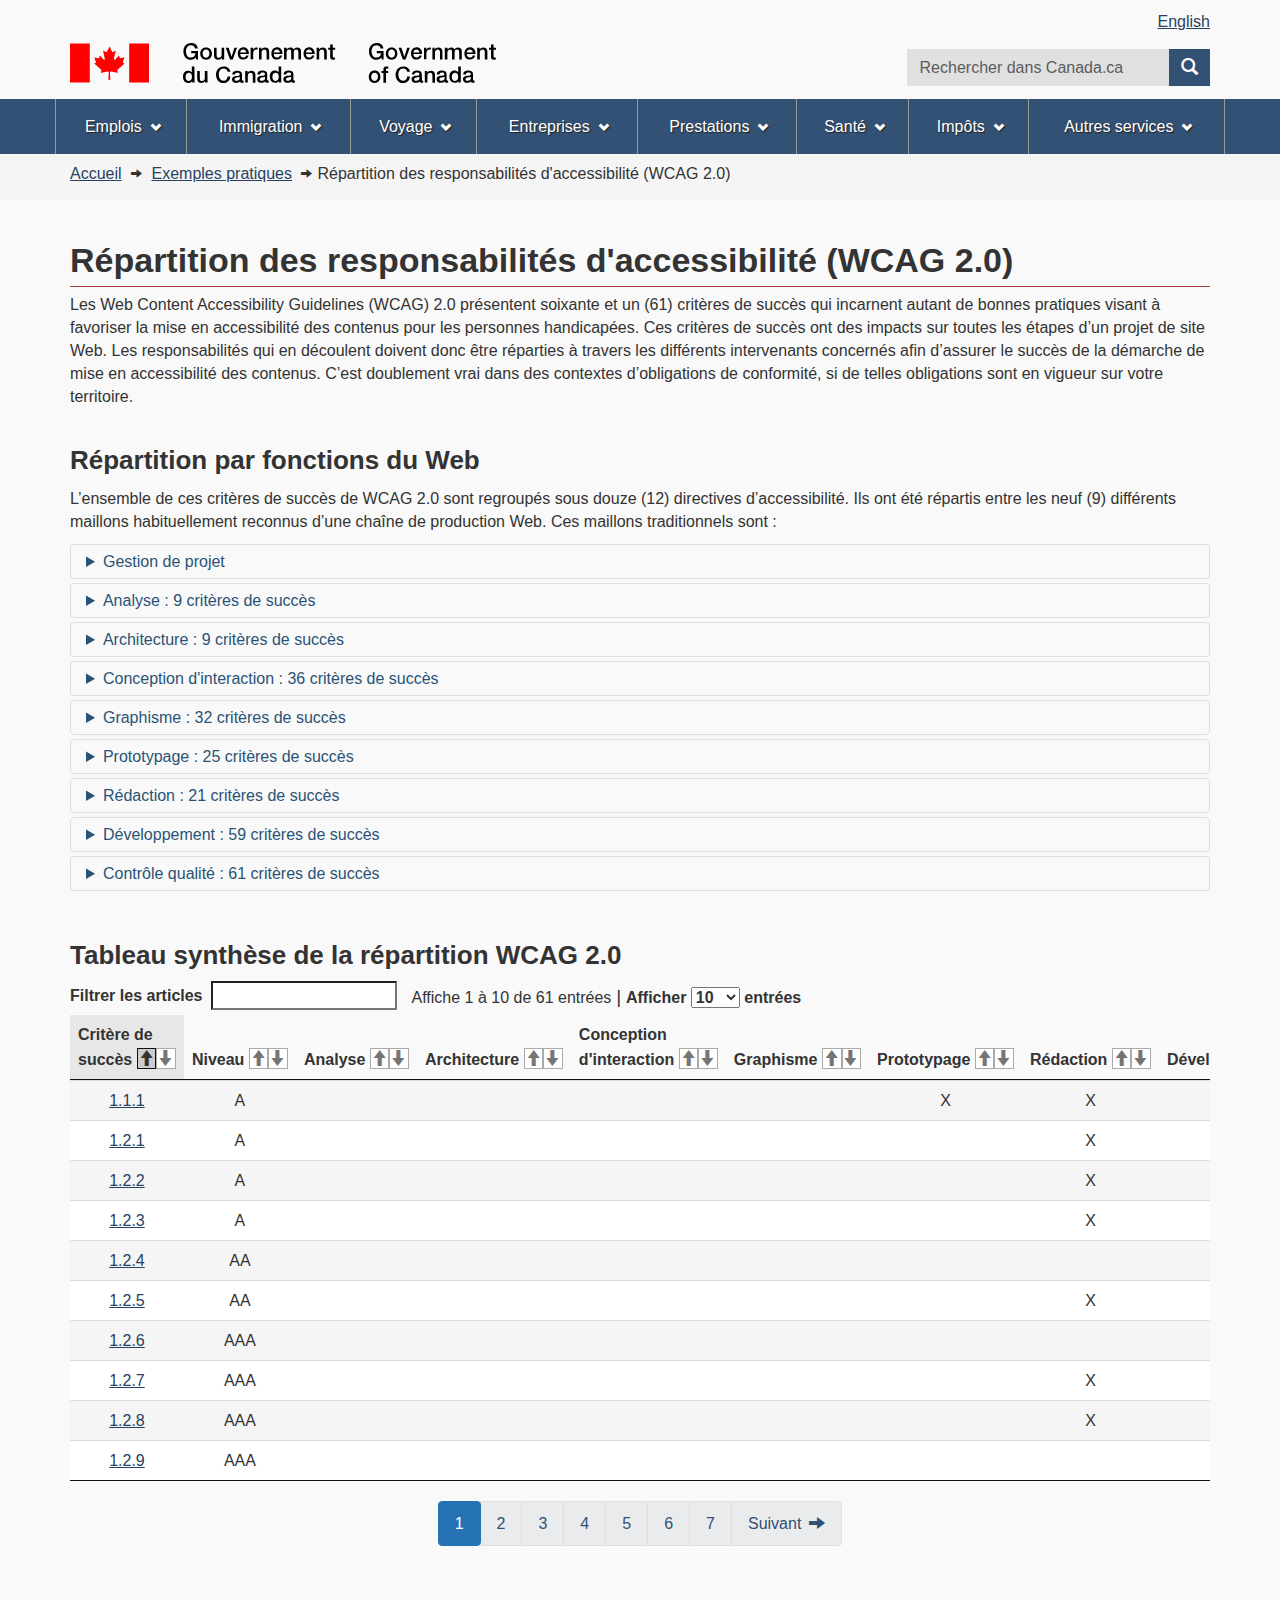
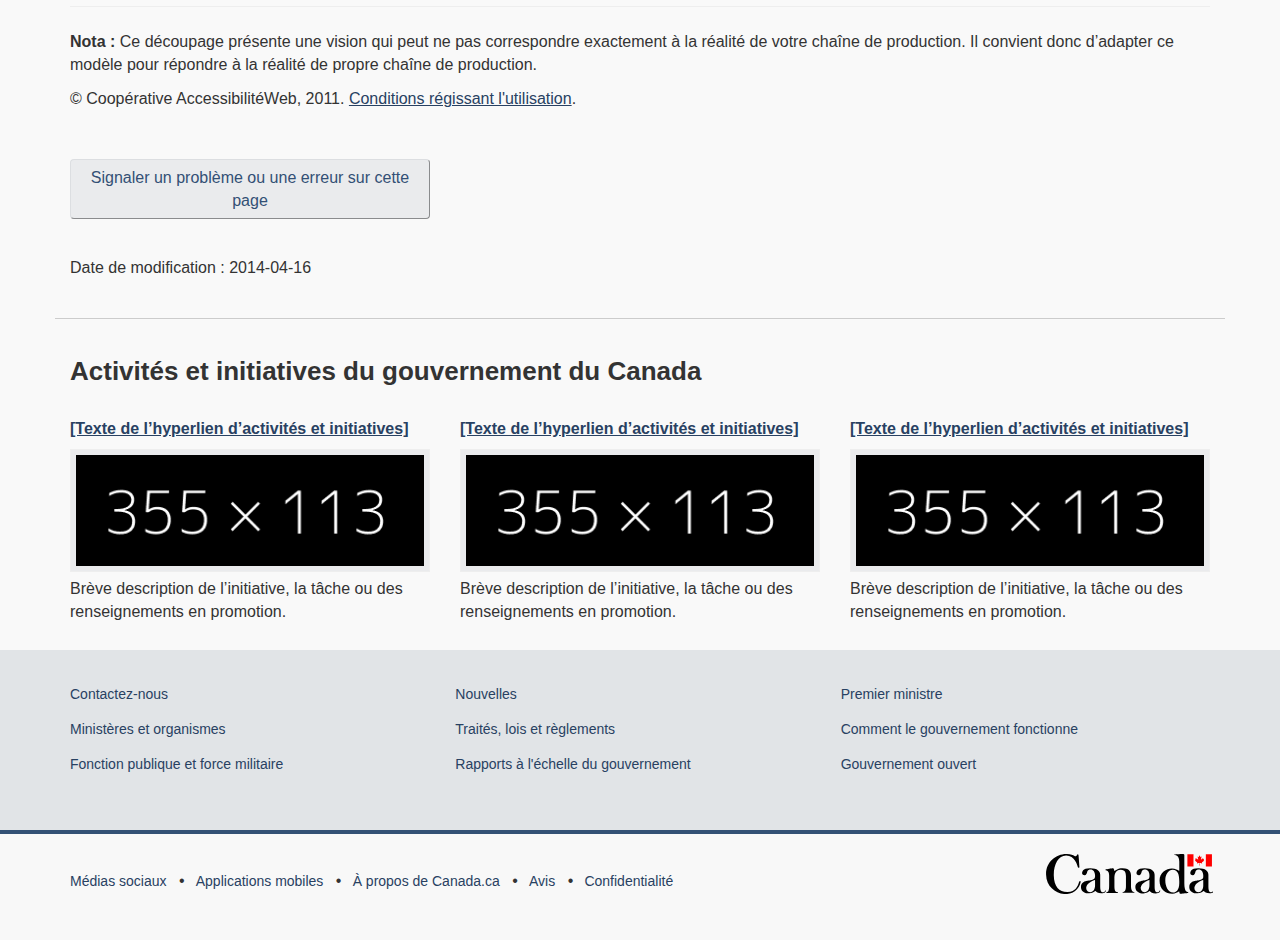
<file: demos/arb-rra/arb-rra-fr.html>
<!DOCTYPE html><!--[if lt IE 9]><html class="no-js lt-ie9" lang="fr" dir="ltr"><![endif]--><!--[if gt IE 8]><!-->
<html class="no-js" lang="fr" dir="ltr">
<!--<![endif]-->
<head>
<meta charset="utf-8">
<!-- Web Experience Toolkit (WET) / Boîte à outils de l'expérience Web (BOEW)
		wet-boew.github.io/wet-boew/License-en.html / wet-boew.github.io/wet-boew/Licence-fr.html -->
<title>Répartition des responsabilités d'accessibilité (WCAG 2.0) - Canada.ca</title>
<meta content="width=device-width,initial-scale=1" name="viewport">
<!-- Meta data -->
<meta name="description" content="Une répartition des responsabilités associées aux critères de succès pour WCAG 2.0 sur l’ensemble de la chaîne de production Web.">
<!-- Meta data-->
<!--[if gte IE 9 | !IE ]><!-->
<link href="../../GCWeb/assets/favicon.ico" rel="icon" type="image/x-icon">
<link rel="stylesheet" href="../../GCWeb/css/theme.min.css">
<!--<![endif]-->
<link rel="stylesheet" href="demo/arb-rra.min.css">
<!--[if lt IE 9]>
		<link href="../../GCWeb/assets/favicon.ico" rel="shortcut icon" />
		
		<link rel="stylesheet" href="../../GCWeb/css/ie8-theme.min.css" />
		<script src="http://ajax.googleapis.com/ajax/libs/jquery/1.11.1/jquery.min.js"></script>
		<script src="../../wet-boew/js/ie8-wet-boew.min.js"></script>
		<![endif]-->
<!--[if lte IE 9]>
		
		
		<![endif]-->
<noscript><link rel="stylesheet" href="../../wet-boew/css/noscript.min.css" /></noscript>
<!-- Google Tag Manager DO NOT REMOVE OR MODIFY - NE PAS SUPPRIMER OU MODIFIER -->
<script>dataLayer1 = [];</script>
<!-- End Google Tag Manager -->
</head>
<body vocab="http://schema.org/" typeof="WebPage">
<!-- Google Tag Manager DO NOT REMOVE OR MODIFY - NE PAS SUPPRIMER OU MODIFIER -->
<noscript><iframe title="Google Tag Manager" src="//www.googletagmanager.com/ns.html?id=GTM-TLGQ9K" height="0" width="0" style="display:none;visibility:hidden"></iframe></noscript>
<script>(function(w,d,s,l,i){w[l]=w[l]||[];w[l].push({'gtm.start': new Date().getTime(),event:'gtm.js'});var f=d.getElementsByTagName(s)[0], j=d.createElement(s),dl=l!='dataLayer1'?'&l='+l:'';j.async=true;j.src='//www.googletagmanager.com/gtm.js?id='+i+dl;f.parentNode.insertBefore(j,f);})(window,document,'script','dataLayer1','GTM-TLGQ9K');</script>
<!-- End Google Tag Manager -->
<ul id="wb-tphp">
<li class="wb-slc">
<a class="wb-sl" href="#wb-cont">Passer au contenu principal</a>
</li>
<li class="wb-slc visible-sm visible-md visible-lg">
<a class="wb-sl" href="#wb-info">Passer à «&#160;À propos de ce site&#160;»</a>
</li>
</ul><header role="banner">
<div id="wb-bnr" class="container">
<section id="wb-lng" class="visible-md visible-lg text-right">
<h2 class="wb-inv">Sélection de la langue</h2>
<div class="row">
<div class="col-md-12">
<ul class="list-inline margin-bottom-none">
<li><a lang="en" href="arb-rra-en.html">English</a></li>
</ul>
</div>
</div>
</section>
<div class="row">
<div class="brand col-xs-8 col-sm-9 col-md-6">
<a href="https://www.canada.ca/fr.html"><object type="image/svg+xml" tabindex="-1" data="../../GCWeb/assets/sig-blk-fr.svg"></object><span class="wb-inv"> Gouvernement du Canada</span></a>
</div>
<section class="wb-mb-links col-xs-4 col-sm-3 visible-sm visible-xs" id="wb-glb-mn">
<h2>Recherche et menus</h2>
<ul class="list-inline text-right chvrn">
<li><a href="#mb-pnl" title="Recherche et menus" aria-controls="mb-pnl" class="overlay-lnk" role="button"><span class="glyphicon glyphicon-search"><span class="glyphicon glyphicon-th-list"><span class="wb-inv">Recherche et menus</span></span></span></a></li>
</ul>
<div id="mb-pnl"></div>
</section>
<section id="wb-srch" class="col-xs-6 text-right visible-md visible-lg">
<h2>Recherche</h2>
<form action="#" method="post" name="cse-search-box" role="search" class="form-inline">
<div class="form-group">
<label for="wb-srch-q" class="wb-inv">Recherchez le site Web</label>
<input id="wb-srch-q" list="wb-srch-q-ac" class="wb-srch-q form-control" name="q" type="search" value="" size="27" maxlength="150" placeholder="Rechercher dans Canada.ca">
<datalist id="wb-srch-q-ac">
<!--[if lte IE 9]><select><![endif]-->
<!--[if lte IE 9]></select><![endif]-->
</datalist>
</div>
<div class="form-group submit">
<button type="submit" id="wb-srch-sub" class="btn btn-primary btn-small" name="wb-srch-sub"><span class="glyphicon-search glyphicon"></span><span class="wb-inv">Recherche</span></button>
</div>
</form>
</section>
</div>
</div>
<nav role="navigation" id="wb-sm" data-ajax-replace="../../ajax/sitemenu-fr.html" data-trgt="mb-pnl" class="wb-menu visible-md visible-lg" typeof="SiteNavigationElement">
<div class="container nvbar">
<h2>Menu des sujets</h2>
<div class="row">
<ul class="list-inline menu">
<li><a href="https://www.canada.ca/fr/services/emplois.html">Emplois</a></li>
<li><a href="http://www.cic.gc.ca/francais/index.asp">Immigration</a></li>
<li><a href="https://voyage.gc.ca/">Voyage</a></li>
<li><a href="https://www.canada.ca/fr/services/entreprises.html">Entreprises</a></li>
<li><a href="https://www.canada.ca/fr/services/prestations.html">Prestations</a></li>
<li><a href="https://www.canada.ca/fr/services/sante.html">Santé</a></li>
<li><a href="https://www.canada.ca/fr/services/impots.html">Impôts</a></li>
<li><a href="https://www.canada.ca/fr/services.html">Autres services</a></li>
</ul>
</div>
</div>
</nav>
<nav role="navigation" id="wb-bc" property="breadcrumb">
<h2>Vous êtes ici :</h2>
<div class="container">
<div class="row">
<ol class="breadcrumb">
<li>
<a href="http://wet-boew.github.io/wet-boew/index-fr.html">Accueil</a>
</li>
<li>
<a href="http://wet-boew.github.io/wet-boew/demos/index-fr.html">Exemples pratiques</a>
</li>
<li>Répartition des responsabilités d&#x27;accessibilité (WCAG 2.0)</li>
</ol>
</div>
</div>
</nav>
</header>
<main role="main" property="mainContentOfPage" class="container">
<h1 property="name" id="wb-cont">Répartition des responsabilités d'accessibilité (WCAG 2.0)</h1>
<p>Les <span lang="en">Web Content Accessibility Guidelines</span> (WCAG) 2.0 présentent soixante et un (61) critères de succès qui incarnent autant de bonnes pratiques visant à favoriser la mise en accessibilité des contenus pour les personnes handicapées. Ces critères de succès ont des impacts sur toutes les étapes d’un projet de site Web. Les responsabilités qui en découlent doivent donc être réparties à travers les différents intervenants concernés afin d’assurer le succès de la démarche de mise en accessibilité des contenus. C’est doublement vrai dans des contextes d’obligations de conformité, si de telles obligations sont en vigueur sur votre territoire.</p>
<section>
<h2 id="a1">Répartition par fonctions du Web</h2>
<p>L’ensemble de ces critères de succès de WCAG 2.0 sont regroupés sous douze (12) directives d’accessibilité. Ils ont été répartis entre les neuf (9) différents maillons habituellement reconnus d’une chaîne de production Web. Ces maillons traditionnels sont :</p>
<ol class="list-unstyled">
<li>
<details>
<summary>Gestion de projet</summary>
<div class="panel panel-default">
<div class="panel-body">
<p>Pour les fins de cette répartition, la fonction de gestion de projets regroupe les tâches habituellement associées à la planification de la production et aux divers suivis associés.</p>
<p>Dans un contexte d’accessibilité, les responsabilités d’un chargé de projet consistent à veiller à l’optimisation de la chaîne de production en :</p>
<ul>
<li>Intégrer la notion de transversalité</li>
<li>Planifier l’accessibilité à chaque étape</li>
<li>Répartir les responsabilités de l’accessibilité</li>
<li>Voir aux critères techniques et fonctionnels</li>
<li>Distinguer mise en accessibilité et conformité</li>
<li>Prendre conscience des limites des outils</li>
<li>Évaluer l’impact des plateformes technologiques</li>
</ul>
<p>Pour plus de détails sur les facteurs à considérer pour atteindre les objectifs d’accessibilité du point de vue d’un chargé de projets, consulter l’article «&#160;<a href="arb-rra-planAccess-fr.html">Planifier&#160;l’accessibilité</a>&#160;».</p>
</div>
</div>
</details>
</li>
<li>
<details>
<summary>Analyse : 9 critères de succès</summary>
<div class="panel panel-default">
<div class="panel-body">
<p>Pour les fins de cette répartition, la fonction d’analyse regroupe les tâches habituellement associées à l’analyse des orientations stratégiques du projet, d’analyse des choix de plateformes technologiques ou d’analyse fonctionnelle des interfaces Web.</p>
</div>
<table class="table table-striped">
<thead>
<tr>
<th scope="col">Niveau</th>
<th scope="col">Critères</th>
<th scope="col">Détail</th>
</tr>
</thead>
<tbody>
<tr>
<td>A</td>
<td>2</td>
<td><a href="http://www.w3.org/Translations/WCAG20-fr/#consistent-behavior-receive-focus" rel="external"><span class="wb-inv">Critère de succès </span>3.2.1</a> et <a href="http://www.w3.org/Translations/WCAG20-fr/#minimize-error-identified" rel="external"><span class="wb-inv">Critère de succès </span>3.3.1</a>.</td>
</tr>
<tr>
<td>AA</td>
<td>2</td>
<td><a href="http://www.w3.org/Translations/WCAG20-fr/#minimize-error-suggestions" rel="external"><span class="wb-inv">Critère de succès </span>3.3.3</a> et <a href="http://www.w3.org/Translations/WCAG20-fr/#minimize-error-reversible" rel="external"><span class="wb-inv">Critère de succès </span>3.3.4</a>.</td>
</tr>
<tr>
<td>AAA</td>
<td>5</td>
<td><a href="http://www.w3.org/Translations/WCAG20-fr/#time-limits-no-exceptions" rel="external"><span class="wb-inv">Critère de succès </span>2.2.3</a>, <a href="http://www.w3.org/Translations/WCAG20-fr/#time-limits-postponed" rel="external"><span class="wb-inv">Critère de succès </span>2.2.4</a>, <a href="http://www.w3.org/Translations/WCAG20-fr/#time-limits-server-timeout" rel="external"><span class="wb-inv">Critère de succès </span>2.2.5</a>, <a href="http://www.w3.org/Translations/WCAG20-fr/#minimize-error-context-help" rel="external"><span class="wb-inv">Critère de succès </span>3.3.5</a> et <a href="http://www.w3.org/Translations/WCAG20-fr/#minimize-error-reversible-all" rel="external"><span class="wb-inv">Critère de succès </span>3.3.6</a>.</td>
</tr>
</tbody>
</table>
</div>
</details>
</li>
<li>
<details>
<summary>Architecture : 9 critères de succès</summary>
<div class="panel panel-default">
<div class="panel-body">
<p>Pour les fins de cette répartition, la fonction d’architecture regroupe les tâches habituellement associées à l’architecture de l’information (des contenus Web) et l’architecture des données.</p>
</div>
<table class="table table-striped">
<thead>
<tr>
<th scope="col">Niveau</th>
<th scope="col">Critères</th>
<th scope="col">Détail</th>
</tr>
</thead>
<tbody>
<tr>
<td>A</td>
<td>2</td>
<td><a href="http://www.w3.org/Translations/WCAG20-fr/#content-structure-separation-programmatic" rel="external"><span class="wb-inv">Critère de succès </span>1.3.1</a> et <a href="http://www.w3.org/Translations/WCAG20-fr/#navigation-mechanisms-title" rel="external"><span class="wb-inv">Critère de succès </span>2.4.2</a>.</td>
</tr>
<tr>
<td>AA</td>
<td>3</td>
<td><a href="http://www.w3.org/Translations/WCAG20-fr/#navigation-mechanisms-mult-loc" rel="external"><span class="wb-inv">Critère de succès </span>2.4.5</a>, <a href="http://www.w3.org/Translations/WCAG20-fr/#navigation-mechanisms-descriptive" rel="external"><span class="wb-inv">Critère de succès </span>2.4.6</a> et <a href="http://www.w3.org/Translations/WCAG20-fr/#meaning-other-lang-id" rel="external"><span class="wb-inv">Critère de succès </span>3.1.2</a>.</td>
</tr>
<tr>
<td>AAA</td>
<td>4</td>
<td><a href="http://www.w3.org/Translations/WCAG20-fr/#navigation-mechanisms-location" rel="external"><span class="wb-inv">Critère de succès </span>2.4.8</a>, <a href="http://www.w3.org/Translations/WCAG20-fr/#navigation-mechanisms-headings" rel="external"><span class="wb-inv">Critère de succès </span>2.4.10</a>, <a href="http://www.w3.org/Translations/WCAG20-fr/#meaning-idioms" rel="external"><span class="wb-inv">Critère de succès </span>3.1.3</a> et <a href="http://www.w3.org/Translations/WCAG20-fr/#meaning-located" rel="external"><span class="wb-inv">Critère de succès </span>3.1.4</a>.</td>
</tr>
</tbody>
</table>
</div>
</details>
</li>
<li>
<details>
<summary>Conception d'interaction : 36 critères de succès</summary>
<div class="panel panel-default">
<div class="panel-body">
<p>Pour les fins de cette répartition, la fonction de conception d'interaction regroupe les tâches habituellement associées à la scénarisation des interfaces Web, la planification des changements de contexte, de l’interactivité et des contenus autres que le contenu principal des pages.</p>
</div>
<table class="table table-striped">
<thead>
<tr>
<th scope="col">Niveau</th>
<th scope="col">Critères</th>
<th scope="col">Détail</th>
</tr>
</thead>
<tbody>
<tr>
<td>A</td>
<td>15</td>
<td><a href="http://www.w3.org/Translations/WCAG20-fr/#content-structure-separation-programmatic" rel="external"><span class="wb-inv">Critère de succès </span>1.3.1</a>, <a href="http://www.w3.org/Translations/WCAG20-fr/#content-structure-separation-understanding" rel="external"><span class="wb-inv">Critère de succès </span>1.3.3</a>, <a href="http://www.w3.org/Translations/WCAG20-fr/#visual-audio-contrast-without-color" rel="external"><span class="wb-inv">Critère de succès </span>1.4.1</a>, <a href="http://www.w3.org/Translations/WCAG20-fr/#visual-audio-contrast-dis-audio" rel="external"><span class="wb-inv">Critère de succès </span>1.4.2</a>, <a href="http://www.w3.org/Translations/WCAG20-fr/#keyboard-operation-keyboard-operable" rel="external"><span class="wb-inv">Critère de succès </span>2.1.1</a>, <a href="http://www.w3.org/Translations/WCAG20-fr/#keyboard-operation-trapping" rel="external"><span class="wb-inv">Critère de succès </span>2.1.2</a>, <a href="http://www.w3.org/Translations/WCAG20-fr/#time-limits-required-behaviors" rel="external"><span class="wb-inv">Critère de succès </span>2.2.1</a>, <a href="http://www.w3.org/Translations/WCAG20-fr/#time-limits-pause" rel="external"><span class="wb-inv">Critère de succès </span>2.2.2</a>, <a href="http://www.w3.org/Translations/WCAG20-fr/#seizure-does-not-violate" rel="external"><span class="wb-inv">Critère de succès </span>2.3.1</a>, <a href="http://www.w3.org/Translations/WCAG20-fr/#navigation-mechanisms-refs" rel="external"><span class="wb-inv">Critère de succès </span>2.4.4</a>, <a href="http://www.w3.org/Translations/WCAG20-fr/#consistent-behavior-receive-focus" rel="external"><span class="wb-inv">Critère de succès </span>3.2.1</a>, <a href="http://www.w3.org/Translations/WCAG20-fr/#consistent-behavior-unpredictable-change" rel="external"><span class="wb-inv">Critère de succès </span>3.2.2</a>, <a href="http://www.w3.org/Translations/WCAG20-fr/#minimize-error-identified" rel="external"><span class="wb-inv">Critère de succès </span>3.3.1</a>, <a href="http://www.w3.org/Translations/WCAG20-fr/#minimize-error-cues" rel="external"><span class="wb-inv">Critère de succès </span>3.3.2</a> et <a href="http://www.w3.org/Translations/WCAG20-fr/#ensure-compat-rsv" rel="external"><span class="wb-inv">Critère de succès </span>4.1.2</a>.</td>
</tr>
<tr>
<td>AA</td>
<td>7</td>
<td><a href="http://www.w3.org/Translations/WCAG20-fr/#visual-audio-contrast-scale" rel="external"><span class="wb-inv">Critère de succès </span>1.4.4</a>, <a href="http://www.w3.org/Translations/WCAG20-fr/#navigation-mechanisms-mult-loc" rel="external"><span class="wb-inv">Critère de succès </span>2.4.5</a>, <a href="http://www.w3.org/Translations/WCAG20-fr/#navigation-mechanisms-descriptive" rel="external"><span class="wb-inv">Critère de succès </span>2.4.6</a>, <a href="http://www.w3.org/Translations/WCAG20-fr/#consistent-behavior-consistent-locations" rel="external"><span class="wb-inv">Critère de succès </span>3.2.3</a>, <a href="http://www.w3.org/Translations/WCAG20-fr/#consistent-behavior-consistent-functionality" rel="external"><span class="wb-inv">Critère de succès </span>3.2.4</a>, <a href="http://www.w3.org/Translations/WCAG20-fr/#minimize-error-suggestions" rel="external"><span class="wb-inv">Critère de succès </span>3.3.3</a> et <a href="http://www.w3.org/Translations/WCAG20-fr/#minimize-error-reversible" rel="external"><span class="wb-inv">Critère de succès </span>3.3.4</a>.</td>
</tr>
<tr>
<td>AAA</td>
<td>14</td>
<td><a href="http://www.w3.org/Translations/WCAG20-fr/#visual-audio-contrast-noaudio" rel="external"><span class="wb-inv">Critère de succès </span>1.4.7</a>, <a href="http://www.w3.org/Translations/WCAG20-fr/#visual-audio-contrast-visual-presentation" rel="external"><span class="wb-inv">Critère de succès </span>1.4.8</a>, <a href="http://www.w3.org/Translations/WCAG20-fr/#keyboard-operation-all-funcs" rel="external"><span class="wb-inv">Critère de succès </span>2.1.3</a>, <a href="http://www.w3.org/Translations/WCAG20-fr/#time-limits-no-exceptions" rel="external"><span class="wb-inv">Critère de succès </span>2.2.3</a>, <a href="http://www.w3.org/Translations/WCAG20-fr/#time-limits-postponed" rel="external"><span class="wb-inv">Critère de succès </span>2.2.4</a>, <a href="http://www.w3.org/Translations/WCAG20-fr/#time-limits-server-timeout" rel="external"><span class="wb-inv">Critère de succès </span>2.2.5</a>, <a href="http://www.w3.org/Translations/WCAG20-fr/#seizure-three-times" rel="external"><span class="wb-inv">Critère de succès </span>2.3.2</a>, <a href="http://www.w3.org/Translations/WCAG20-fr/#navigation-mechanisms-location" rel="external"><span class="wb-inv">Critère de succès </span>2.4.8</a>, <a href="http://www.w3.org/Translations/WCAG20-fr/#navigation-mechanisms-link" rel="external"><span class="wb-inv">Critère de succès </span>2.4.9</a>, <a href="http://www.w3.org/Translations/WCAG20-fr/#meaning-idioms" rel="external"><span class="wb-inv">Critère de succès </span>3.1.3</a>, <a href="http://www.w3.org/Translations/WCAG20-fr/#meaning-supplements" rel="external"><span class="wb-inv">Critère de succès </span>3.1.5</a>, <a href="http://www.w3.org/Translations/WCAG20-fr/#consistent-behavior-no-extreme-changes-context" rel="external"><span class="wb-inv">Critère de succès </span>3.2.5</a>, <a href="http://www.w3.org/Translations/WCAG20-fr/#minimize-error-context-help" rel="external"><span class="wb-inv">Critère de succès </span>3.3.5</a> et <a href="http://www.w3.org/Translations/WCAG20-fr/#minimize-error-reversible-all" rel="external"><span class="wb-inv">Critère de succès </span>3.3.6</a>.</td>
</tr>
</tbody>
</table>
</div>
</details>
</li>
<li>
<details>
<summary>Graphisme : 32 critères de succès</summary>
<div class="panel panel-default">
<div class="panel-body">
<p>Pour les fins de cette répartition, la fonction de graphisme regroupe les tâches habituellement associées au design graphique des interfaces, aux déclinaisons graphiques qui en découlent, au design spécifique des éléments de navigation, des changements de contexte et des contenus autres que le contenu principal des pages.</p>
</div>
<table class="table table-striped">
<thead>
<tr>
<th scope="col">Niveau</th>
<th scope="col">Critères</th>
<th scope="col">Détail</th>
</tr>
</thead>
<tbody>
<tr>
<td>A</td>
<td>12</td>
<td><a href="http://www.w3.org/Translations/WCAG20-fr/#content-structure-separation-programmatic" rel="external"><span class="wb-inv">Critère de succès </span>1.3.1</a>, <a href="http://www.w3.org/Translations/WCAG20-fr/#content-structure-separation-understanding" rel="external"><span class="wb-inv">Critère de succès </span>1.3.3</a>, <a href="http://www.w3.org/Translations/WCAG20-fr/#visual-audio-contrast-without-color" rel="external"><span class="wb-inv">Critère de succès </span>1.4.1</a>, <a href="http://www.w3.org/Translations/WCAG20-fr/#visual-audio-contrast-dis-audio" rel="external"><span class="wb-inv">Critère de succès </span>1.4.2</a>, <a href="http://www.w3.org/Translations/WCAG20-fr/#keyboard-operation-keyboard-operable" rel="external"><span class="wb-inv">Critère de succès </span>2.1.1</a>, <a href="http://www.w3.org/Translations/WCAG20-fr/#keyboard-operation-trapping" rel="external"><span class="wb-inv">Critère de succès </span>2.1.2</a>, <a href="http://www.w3.org/Translations/WCAG20-fr/#time-limits-pause" rel="external"><span class="wb-inv">Critère de succès </span>2.2.2</a>, <a href="http://www.w3.org/Translations/WCAG20-fr/#seizure-does-not-violate" rel="external"><span class="wb-inv">Critère de succès </span>2.3.1</a>, <a href="http://www.w3.org/Translations/WCAG20-fr/#navigation-mechanisms-skip" rel="external"><span class="wb-inv">Critère de succès </span>2.4.1</a>, <a href="http://www.w3.org/Translations/WCAG20-fr/#consistent-behavior-receive-focus" rel="external"><span class="wb-inv">Critère de succès </span>3.2.1</a>, <a href="http://www.w3.org/Translations/WCAG20-fr/#minimize-error-identified" rel="external"><span class="wb-inv">Critère de succès </span>3.3.1</a> et <a href="http://www.w3.org/Translations/WCAG20-fr/#minimize-error-cues" rel="external"><span class="wb-inv">Critère de succès </span>3.3.2</a>.</td>
</tr>
<tr>
<td>AA</td>
<td>9</td>
<td><a href="http://www.w3.org/Translations/WCAG20-fr/#visual-audio-contrast-contrast" rel="external"><span class="wb-inv">Critère de succès </span>1.4.3</a>, <a href="http://www.w3.org/Translations/WCAG20-fr/#visual-audio-contrast-scale" rel="external"><span class="wb-inv">Critère de succès </span>1.4.4</a>, <a href="http://www.w3.org/Translations/WCAG20-fr/#visual-audio-contrast-text-presentation" rel="external"><span class="wb-inv">Critère de succès </span>1.4.5</a>, <a href="http://www.w3.org/Translations/WCAG20-fr/#navigation-mechanisms-mult-loc" rel="external"><span class="wb-inv">Critère de succès </span>2.4.5</a>, <a href="http://www.w3.org/Translations/WCAG20-fr/#navigation-mechanisms-descriptive" rel="external"><span class="wb-inv">Critère de succès </span>2.4.6</a>, <a href="http://www.w3.org/Translations/WCAG20-fr/#navigation-mechanisms-focus-visible" rel="external"><span class="wb-inv">Critère de succès </span>2.4.7</a>, <a href="http://www.w3.org/Translations/WCAG20-fr/#consistent-behavior-consistent-locations" rel="external"><span class="wb-inv">Critère de succès </span>3.2.3</a>, <a href="http://www.w3.org/Translations/WCAG20-fr/#consistent-behavior-consistent-functionality" rel="external"><span class="wb-inv">Critère de succès </span>3.2.4</a> et <a href="http://www.w3.org/Translations/WCAG20-fr/#minimize-error-suggestions" rel="external"><span class="wb-inv">Critère de succès </span>3.3.3</a>.</td>
</tr>
<tr>
<td>AAA</td>
<td>11</td>
<td><a href="http://www.w3.org/Translations/WCAG20-fr/#visual-audio-contrast7" rel="external"><span class="wb-inv">Critère de succès </span>1.4.6</a>, <a href="http://www.w3.org/Translations/WCAG20-fr/#visual-audio-contrast-noaudio" rel="external"><span class="wb-inv">Critère de succès </span>1.4.7</a>, <a href="http://www.w3.org/Translations/WCAG20-fr/#visual-audio-contrast-visual-presentation" rel="external"><span class="wb-inv">Critère de succès </span>1.4.8</a>, <a href="http://www.w3.org/Translations/WCAG20-fr/#visual-audio-contrast-text-images" rel="external"><span class="wb-inv">Critère de succès </span>1.4.9</a>, <a href="http://www.w3.org/Translations/WCAG20-fr/#time-limits-no-exceptions" rel="external"><span class="wb-inv">Critère de succès </span>2.2.3</a>, <a href="http://www.w3.org/Translations/WCAG20-fr/#time-limits-postponed" rel="external"><span class="wb-inv">Critère de succès </span>2.2.4</a>, <a href="http://www.w3.org/Translations/WCAG20-fr/#seizure-three-times" rel="external"><span class="wb-inv">Critère de succès </span>2.3.2</a>, <a href="http://www.w3.org/Translations/WCAG20-fr/#navigation-mechanisms-location" rel="external"><span class="wb-inv">Critère de succès </span>2.4.8</a>, <a href="http://www.w3.org/Translations/WCAG20-fr/#consistent-behavior-no-extreme-changes-context" rel="external"><span class="wb-inv">Critère de succès </span>3.2.5</a>, <a href="http://www.w3.org/Translations/WCAG20-fr/#minimize-error-context-help" rel="external"><span class="wb-inv">Critère de succès </span>3.3.5</a> et <a href="http://www.w3.org/Translations/WCAG20-fr/#minimize-error-reversible-all" rel="external"><span class="wb-inv">Critère de succès </span>3.3.6</a>.</td>
</tr>
</tbody>
</table>
</div>
</details>
</li>
<li>
<details>
<summary>Prototypage : 25 critères de succès</summary>
<div class="panel panel-default">
<div class="panel-body">
<p>Pour les fins de cette répartition, la fonction de prototypage regroupe les tâches habituellement associées à la production des gabarits (HTML et CSS) d’un site Web.</p>
</div>
<table class="table table-striped">
<thead>
<tr>
<th scope="col">Niveau</th>
<th scope="col">Critères</th>
<th scope="col">Détail</th>
</tr>
</thead>
<tbody>
<tr>
<td>A</td>
<td>12</td>
<td><a href="http://www.w3.org/Translations/WCAG20-fr/#text-equiv-all" rel="external"><span class="wb-inv">Critère de succès </span>1.1.1</a>, <a href="http://www.w3.org/Translations/WCAG20-fr/#content-structure-separation-programmatic" rel="external"><span class="wb-inv">Critère de succès </span>1.3.1</a>, <a href="http://www.w3.org/Translations/WCAG20-fr/#content-structure-separation-sequence" rel="external"><span class="wb-inv">Critère de succès </span>1.3.2</a>, <a href="http://www.w3.org/Translations/WCAG20-fr/#keyboard-operation-keyboard-operable" rel="external"><span class="wb-inv">Critère de succès </span>2.1.1</a>, <a href="http://www.w3.org/Translations/WCAG20-fr/#keyboard-operation-trapping" rel="external"><span class="wb-inv">Critère de succès </span>2.1.2</a>, <a href="http://www.w3.org/Translations/WCAG20-fr/#navigation-mechanisms-skip" rel="external"><span class="wb-inv">Critère de succès </span>2.4.1</a>, <a href="http://www.w3.org/Translations/WCAG20-fr/#navigation-mechanisms-title" rel="external"><span class="wb-inv">Critère de succès </span>2.4.2</a>, <a href="http://www.w3.org/Translations/WCAG20-fr/#navigation-mechanisms-focus-order" rel="external"><span class="wb-inv">Critère de succès </span>2.4.3</a>, <a href="http://www.w3.org/Translations/WCAG20-fr/#meaning-doc-lang-id" rel="external"><span class="wb-inv">Critère de succès </span>3.1.1</a>, <a href="http://www.w3.org/Translations/WCAG20-fr/#minimize-error-cues" rel="external"><span class="wb-inv">Critère de succès </span>3.3.2</a>, <a href="http://www.w3.org/Translations/WCAG20-fr/#ensure-compat-parses" rel="external"><span class="wb-inv">Critère de succès </span>4.1.1</a> et <a href="http://www.w3.org/Translations/WCAG20-fr/#ensure-compat-rsv" rel="external"><span class="wb-inv">Critère de succès </span>4.1.2</a>.</td>
</tr>
<tr>
<td>AA</td>
<td>7</td>
<td><a href="http://www.w3.org/Translations/WCAG20-fr/#visual-audio-contrast-contrast" rel="external"><span class="wb-inv">Critère de succès </span>1.4.3</a>, <a href="http://www.w3.org/Translations/WCAG20-fr/#visual-audio-contrast-scale" rel="external"><span class="wb-inv">Critère de succès </span>1.4.4</a>, <a href="http://www.w3.org/Translations/WCAG20-fr/#visual-audio-contrast-text-presentation" rel="external"><span class="wb-inv">Critère de succès </span>1.4.5</a>, <a href="http://www.w3.org/Translations/WCAG20-fr/#navigation-mechanisms-mult-loc" rel="external"><span class="wb-inv">Critère de succès </span>2.4.5</a>, <a href="http://www.w3.org/Translations/WCAG20-fr/#navigation-mechanisms-descriptive" rel="external"><span class="wb-inv">Critère de succès </span>2.4.6</a>, <a href="http://www.w3.org/Translations/WCAG20-fr/#navigation-mechanisms-focus-visible" rel="external"><span class="wb-inv">Critère de succès </span>2.4.7</a> et <a href="http://www.w3.org/Translations/WCAG20-fr/#consistent-behavior-consistent-functionality" rel="external"><span class="wb-inv">Critère de succès </span>3.2.4</a>.</td>
</tr>
<tr>
<td>AAA</td>
<td>6</td>
<td><a href="http://www.w3.org/Translations/WCAG20-fr/#visual-audio-contrast7" rel="external"><span class="wb-inv">Critère de succès </span>1.4.6</a>, <a href="http://www.w3.org/Translations/WCAG20-fr/#keyboard-operation-all-funcs" rel="external"><span class="wb-inv">Critère de succès </span>2.1.3</a>, <a href="http://www.w3.org/Translations/WCAG20-fr/#navigation-mechanisms-location" rel="external"><span class="wb-inv">Critère de succès </span>2.4.8</a>, <a href="http://www.w3.org/Translations/WCAG20-fr/#navigation-mechanisms-headings" rel="external"><span class="wb-inv">Critère de succès </span>2.4.10</a>, <a href="http://www.w3.org/Translations/WCAG20-fr/#meaning-idioms" rel="external"><span class="wb-inv">Critère de succès </span>3.1.3</a> et <a href="http://www.w3.org/Translations/WCAG20-fr/#consistent-behavior-no-extreme-changes-context" rel="external"><span class="wb-inv">Critère de succès </span>3.2.5</a>.</td>
</tr>
</tbody>
</table>
</div>
</details>
</li>
<li>
<details>
<summary>Rédaction : 21 critères de succès</summary>
<div class="panel panel-default">
<div class="panel-body">
<p>Pour les fins de cette répartition, la fonction de rédaction regroupe les tâches habituellement associées à production des contenus textuels du site, des contenus équivalents de remplacement et des contenus autres que le contenu principal des pages.</p>
</div>
<table class="table table-striped">
<thead>
<tr>
<th scope="col">Niveau</th>
<th scope="col">Critères</th>
<th scope="col">Détail</th>
</tr>
</thead>
<tbody>
<tr>
<td>A</td>
<td>11</td>
<td><a href="http://www.w3.org/Translations/WCAG20-fr/#text-equiv-all" rel="external"><span class="wb-inv">Critère de succès </span>1.1.1</a>, <a href="http://www.w3.org/Translations/WCAG20-fr/#media-equiv-av-only-alt" rel="external"><span class="wb-inv">Critère de succès </span>1.2.1</a>, <a href="http://www.w3.org/Translations/WCAG20-fr/#media-equiv-captions" rel="external"><span class="wb-inv">Critère de succès </span>1.2.2</a>, <a href="http://www.w3.org/Translations/WCAG20-fr/#media-equiv-audio-desc" rel="external"><span class="wb-inv">Critère de succès </span>1.2.3</a>, <a href="http://www.w3.org/Translations/WCAG20-fr/#content-structure-separation-programmatic" rel="external"><span class="wb-inv">Critère de succès </span>1.3.1</a>, <a href="http://www.w3.org/Translations/WCAG20-fr/#content-structure-separation-understanding" rel="external"><span class="wb-inv">Critère de succès </span>1.3.3</a>, <a href="http://www.w3.org/Translations/WCAG20-fr/#keyboard-operation-keyboard-operable" rel="external"><span class="wb-inv">Critère de succès </span>2.1.1</a>, <a href="http://www.w3.org/Translations/WCAG20-fr/#keyboard-operation-trapping" rel="external"><span class="wb-inv">Critère de succès </span>2.1.2</a>, <a href="http://www.w3.org/Translations/WCAG20-fr/#navigation-mechanisms-title" rel="external"><span class="wb-inv">Critère de succès </span>2.4.2</a>, <a href="http://www.w3.org/Translations/WCAG20-fr/#navigation-mechanisms-refs" rel="external"><span class="wb-inv">Critère de succès </span>2.4.4</a> et <a href="http://www.w3.org/Translations/WCAG20-fr/#minimize-error-identified" rel="external"><span class="wb-inv">Critère de succès </span>3.3.1</a>.</td>
</tr>
<tr>
<td>AA</td>
<td>3</td>
<td><a href="http://www.w3.org/Translations/WCAG20-fr/#media-equiv-audio-desc-only" rel="external"><span class="wb-inv">Critère de succès </span>1.2.5</a>, <a href="http://www.w3.org/Translations/WCAG20-fr/#navigation-mechanisms-descriptive" rel="external"><span class="wb-inv">Critère de succès </span>2.4.6</a> et <a href="http://www.w3.org/Translations/WCAG20-fr/#meaning-other-lang-id" rel="external"><span class="wb-inv">Critère de succès </span>3.1.2</a>.</td>
</tr>
<tr>
<td>AAA</td>
<td>7</td>
<td><a href="http://www.w3.org/Translations/WCAG20-fr/#media-equiv-extended-ad" rel="external"><span class="wb-inv">Critère de succès </span>1.2.7</a>, <a href="http://www.w3.org/Translations/WCAG20-fr/#media-equiv-text-doc" rel="external"><span class="wb-inv">Critère de succès </span>1.2.8</a>, <a href="http://www.w3.org/Translations/WCAG20-fr/#navigation-mechanisms-link" rel="external"><span class="wb-inv">Critère de succès </span>2.4.9</a>, <a href="http://www.w3.org/Translations/WCAG20-fr/#meaning-idioms" rel="external"><span class="wb-inv">Critère de succès </span>3.1.3</a>, <a href="http://www.w3.org/Translations/WCAG20-fr/#meaning-located" rel="external"><span class="wb-inv">Critère de succès </span>3.1.4</a>, <a href="http://www.w3.org/Translations/WCAG20-fr/#meaning-supplements" rel="external"><span class="wb-inv">Critère de succès </span>3.1.5</a> et <a href="http://www.w3.org/Translations/WCAG20-fr/#meaning-pronunciation" rel="external"><span class="wb-inv">Critère de succès </span>3.1.6</a>.</td>
</tr>
</tbody>
</table>
</div>
</details>
</li>
<li>
<details>
<summary>Développement : 59 critères de succès</summary>
<div class="panel panel-default">
<div class="panel-body">
<p>Pour les fins de cette répartition, la fonction de développement regroupe les tâches habituellement associées au développement des outils de contribution, à l’intégration HTML et CSS et à la programmation des scripts et des applications proposées sur le site Web.</p>
</div>
<table class="table table-striped">
<thead>
<tr>
<th scope="col">Niveau</th>
<th scope="col">Critères</th>
<th scope="col">Détail</th>
</tr>
</thead>
<tbody>
<tr>
<td>A</td>
<td>24</td>
<td><a href="http://www.w3.org/Translations/WCAG20-fr/#text-equiv-all" rel="external"><span class="wb-inv">Critère de succès </span>1.1.1</a>, <a href="http://www.w3.org/Translations/WCAG20-fr/#media-equiv-av-only-alt" rel="external"><span class="wb-inv">Critère de succès </span>1.2.1</a>, <a href="http://www.w3.org/Translations/WCAG20-fr/#media-equiv-captions" rel="external"><span class="wb-inv">Critère de succès </span>1.2.2</a>, <a href="http://www.w3.org/Translations/WCAG20-fr/#media-equiv-audio-desc" rel="external"><span class="wb-inv">Critère de succès </span>1.2.3</a>, <a href="http://www.w3.org/Translations/WCAG20-fr/#media-equiv-real-time-captions" rel="external"><span class="wb-inv">Critère de succès </span>1.2.4</a>, <a href="http://www.w3.org/Translations/WCAG20-fr/#media-equiv-audio-desc-only" rel="external"><span class="wb-inv">Critère de succès </span>1.2.5</a>, <a href="http://www.w3.org/Translations/WCAG20-fr/#media-equiv-sign" rel="external"><span class="wb-inv">Critère de succès </span>1.2.6</a>, <a href="http://www.w3.org/Translations/WCAG20-fr/#media-equiv-extended-ad" rel="external"><span class="wb-inv">Critère de succès </span>1.2.7</a>, <a href="http://www.w3.org/Translations/WCAG20-fr/#media-equiv-text-doc" rel="external"><span class="wb-inv">Critère de succès </span>1.2.8</a>, <a href="http://www.w3.org/Translations/WCAG20-fr/#media-equiv-live-audio-only" rel="external"><span class="wb-inv">Critère de succès </span>1.2.9</a>, <a href="http://www.w3.org/Translations/WCAG20-fr/#content-structure-separation-programmatic" rel="external"><span class="wb-inv">Critère de succès </span>1.3.1</a>, <a href="http://www.w3.org/Translations/WCAG20-fr/#content-structure-separation-sequence" rel="external"><span class="wb-inv">Critère de succès </span>1.3.2</a>, <a href="http://www.w3.org/Translations/WCAG20-fr/#content-structure-separation-understanding" rel="external"><span class="wb-inv">Critère de succès </span>1.3.3</a>, <a href="http://www.w3.org/Translations/WCAG20-fr/#visual-audio-contrast-dis-audio" rel="external"><span class="wb-inv">Critère de succès </span>1.4.2</a>, <a href="http://www.w3.org/Translations/WCAG20-fr/#visual-audio-contrast-contrast" rel="external"><span class="wb-inv">Critère de succès </span>1.4.3</a>, <a href="http://www.w3.org/Translations/WCAG20-fr/#visual-audio-contrast-scale" rel="external"><span class="wb-inv">Critère de succès </span>1.4.4</a>, <a href="http://www.w3.org/Translations/WCAG20-fr/#visual-audio-contrast-text-presentation" rel="external"><span class="wb-inv">Critère de succès </span>1.4.5</a>, <a href="http://www.w3.org/Translations/WCAG20-fr/#visual-audio-contrast7" rel="external"><span class="wb-inv">Critère de succès </span>1.4.6</a>, <a href="http://www.w3.org/Translations/WCAG20-fr/#visual-audio-contrast-noaudio" rel="external"><span class="wb-inv">Critère de succès </span>1.4.7</a>, <a href="http://www.w3.org/Translations/WCAG20-fr/#visual-audio-contrast-visual-presentation" rel="external"><span class="wb-inv">Critère de succès </span>1.4.8</a>, <a href="http://www.w3.org/Translations/WCAG20-fr/#visual-audio-contrast-text-images" rel="external"><span class="wb-inv">Critère de succès </span>1.4.9</a>, <a href="http://www.w3.org/Translations/WCAG20-fr/#keyboard-operation-keyboard-operable" rel="external"><span class="wb-inv">Critère de succès </span>2.1.1</a>, <a href="http://www.w3.org/Translations/WCAG20-fr/#keyboard-operation-trapping" rel="external"><span class="wb-inv">Critère de succès </span>2.1.2</a> et <a href="http://www.w3.org/Translations/WCAG20-fr/#keyboard-operation-all-funcs" rel="external"><span class="wb-inv">Critère de succès </span>2.1.3</a>.</td>
</tr>
<tr>
<td>AA</td>
<td>13</td>
<td><a href="http://www.w3.org/Translations/WCAG20-fr/#time-limits-required-behaviors" rel="external"><span class="wb-inv">Critère de succès </span>2.2.1</a>, <a href="http://www.w3.org/Translations/WCAG20-fr/#time-limits-pause" rel="external"><span class="wb-inv">Critère de succès </span>2.2.2</a>, <a href="http://www.w3.org/Translations/WCAG20-fr/#time-limits-no-exceptions" rel="external"><span class="wb-inv">Critère de succès </span>2.2.3</a>, <a href="http://www.w3.org/Translations/WCAG20-fr/#time-limits-postponed" rel="external"><span class="wb-inv">Critère de succès </span>2.2.4</a>, <a href="http://www.w3.org/Translations/WCAG20-fr/#time-limits-server-timeout" rel="external"><span class="wb-inv">Critère de succès </span>2.2.5</a>, <a href="http://www.w3.org/Translations/WCAG20-fr/#seizure-does-not-violate" rel="external"><span class="wb-inv">Critère de succès </span>2.3.1</a>, <a href="http://www.w3.org/Translations/WCAG20-fr/#seizure-three-times" rel="external"><span class="wb-inv">Critère de succès </span>2.3.2</a>, <a href="http://www.w3.org/Translations/WCAG20-fr/#navigation-mechanisms-skip" rel="external"><span class="wb-inv">Critère de succès </span>2.4.1</a>, <a href="http://www.w3.org/Translations/WCAG20-fr/#navigation-mechanisms-title" rel="external"><span class="wb-inv">Critère de succès </span>2.4.2</a>, <a href="http://www.w3.org/Translations/WCAG20-fr/#navigation-mechanisms-focus-order" rel="external"><span class="wb-inv">Critère de succès </span>2.4.3</a>, <a href="http://www.w3.org/Translations/WCAG20-fr/#navigation-mechanisms-refs" rel="external"><span class="wb-inv">Critère de succès </span>2.4.4</a>, <a href="http://www.w3.org/Translations/WCAG20-fr/#navigation-mechanisms-mult-loc" rel="external"><span class="wb-inv">Critère de succès </span>2.4.5</a> et <a href="http://www.w3.org/Translations/WCAG20-fr/#navigation-mechanisms-descriptive" rel="external"><span class="wb-inv">Critère de succès </span>2.4.6</a>.</td>
</tr>
<tr>
<td>AAA</td>
<td>22</td>
<td><a href="http://www.w3.org/Translations/WCAG20-fr/#navigation-mechanisms-focus-visible" rel="external"><span class="wb-inv">Critère de succès </span>2.4.7</a>, <a href="http://www.w3.org/Translations/WCAG20-fr/#navigation-mechanisms-location" rel="external"><span class="wb-inv">Critère de succès </span>2.4.8</a>, <a href="http://www.w3.org/Translations/WCAG20-fr/#navigation-mechanisms-link" rel="external"><span class="wb-inv">Critère de succès </span>2.4.9</a>, <a href="http://www.w3.org/Translations/WCAG20-fr/#navigation-mechanisms-headings" rel="external"><span class="wb-inv">Critère de succès </span>2.4.10</a>, <a href="http://www.w3.org/Translations/WCAG20-fr/#meaning-doc-lang-id" rel="external"><span class="wb-inv">Critère de succès </span>3.1.1</a>, <a href="http://www.w3.org/Translations/WCAG20-fr/#meaning-other-lang-id" rel="external"><span class="wb-inv">Critère de succès </span>3.1.2</a>, <a href="http://www.w3.org/Translations/WCAG20-fr/#meaning-idioms" rel="external"><span class="wb-inv">Critère de succès </span>3.1.3</a>, <a href="http://www.w3.org/Translations/WCAG20-fr/#meaning-located" rel="external"><span class="wb-inv">Critère de succès </span>3.1.4</a>, <a href="http://www.w3.org/Translations/WCAG20-fr/#meaning-pronunciation" rel="external"><span class="wb-inv">Critère de succès </span>3.1.6</a>, <a href="http://www.w3.org/Translations/WCAG20-fr/#consistent-behavior-receive-focus" rel="external"><span class="wb-inv">Critère de succès </span>3.2.1</a>, <a href="http://www.w3.org/Translations/WCAG20-fr/#consistent-behavior-unpredictable-change" rel="external"><span class="wb-inv">Critère de succès </span>3.2.2</a>, <a href="http://www.w3.org/Translations/WCAG20-fr/#consistent-behavior-consistent-locations" rel="external"><span class="wb-inv">Critère de succès </span>3.2.3</a>, <a href="http://www.w3.org/Translations/WCAG20-fr/#consistent-behavior-consistent-functionality" rel="external"><span class="wb-inv">Critère de succès </span>3.2.4</a>, <a href="http://www.w3.org/Translations/WCAG20-fr/#consistent-behavior-no-extreme-changes-context" rel="external"><span class="wb-inv">Critère de succès </span>3.2.5</a>, <a href="http://www.w3.org/Translations/WCAG20-fr/#minimize-error-identified" rel="external"><span class="wb-inv">Critère de succès </span>3.3.1</a>, <a href="http://www.w3.org/Translations/WCAG20-fr/#minimize-error-cues" rel="external"><span class="wb-inv">Critère de succès </span>3.3.2</a>, <a href="http://www.w3.org/Translations/WCAG20-fr/#minimize-error-suggestions" rel="external"><span class="wb-inv">Critère de succès </span>3.3.3</a>, <a href="http://www.w3.org/Translations/WCAG20-fr/#minimize-error-reversible" rel="external"><span class="wb-inv">Critère de succès </span>3.3.4</a>, <a href="http://www.w3.org/Translations/WCAG20-fr/#minimize-error-context-help" rel="external"><span class="wb-inv">Critère de succès </span>3.3.5</a>, <a href="http://www.w3.org/Translations/WCAG20-fr/#minimize-error-reversible-all" rel="external"><span class="wb-inv">Critère de succès </span>3.3.6</a>, <a href="http://www.w3.org/Translations/WCAG20-fr/#ensure-compat-parses" rel="external"><span class="wb-inv">Critère de succès </span>4.1.1</a> et <a href="http://www.w3.org/Translations/WCAG20-fr/#ensure-compat-rsv" rel="external"><span class="wb-inv">Critère de succès </span>4.1.2</a>.</td>
</tr>
</tbody>
</table>
</div>
</details>
</li>
<li>
<details>
<summary>Contrôle qualité : 61 critères de succès</summary>
<div class="panel panel-default">
<div class="panel-body">
<p>Pour les fins de cette répartition, la fonction de contrôle qualité regroupe les tâches habituellement associées aux validations ayant cours en fin de projet.</p>
</div>
<table class="table table-striped">
<thead>
<tr>
<th scope="col">Niveau</th>
<th scope="col">Critères</th>
<th scope="col">Détail</th>
</tr>
</thead>
<tbody>
<tr>
<td>A</td>
<td>25</td>
<td><a href="http://www.w3.org/Translations/WCAG20-fr/#text-equiv-all" rel="external"><span class="wb-inv">Critère de succès </span>1.1.1</a>, <a href="http://www.w3.org/Translations/WCAG20-fr/#media-equiv-av-only-alt" rel="external"><span class="wb-inv">Critère de succès </span>1.2.1</a>, <a href="http://www.w3.org/Translations/WCAG20-fr/#media-equiv-captions" rel="external"><span class="wb-inv">Critère de succès </span>1.2.2</a>, <a href="http://www.w3.org/Translations/WCAG20-fr/#media-equiv-audio-desc" rel="external"><span class="wb-inv">Critère de succès </span>1.2.3</a>, <a href="http://www.w3.org/Translations/WCAG20-fr/#media-equiv-real-time-captions" rel="external"><span class="wb-inv">Critère de succès </span>1.2.4</a>, <a href="http://www.w3.org/Translations/WCAG20-fr/#media-equiv-audio-desc-only" rel="external"><span class="wb-inv">Critère de succès </span>1.2.5</a>, <a href="http://www.w3.org/Translations/WCAG20-fr/#media-equiv-sign" rel="external"><span class="wb-inv">Critère de succès </span>1.2.6</a>, <a href="http://www.w3.org/Translations/WCAG20-fr/#media-equiv-extended-ad" rel="external"><span class="wb-inv">Critère de succès </span>1.2.7</a>, <a href="http://www.w3.org/Translations/WCAG20-fr/#media-equiv-text-doc" rel="external"><span class="wb-inv">Critère de succès </span>1.2.8</a>, <a href="http://www.w3.org/Translations/WCAG20-fr/#media-equiv-live-audio-only" rel="external"><span class="wb-inv">Critère de succès </span>1.2.9</a>, <a href="http://www.w3.org/Translations/WCAG20-fr/#content-structure-separation-programmatic" rel="external"><span class="wb-inv">Critère de succès </span>1.3.1</a>, <a href="http://www.w3.org/Translations/WCAG20-fr/#content-structure-separation-sequence" rel="external"><span class="wb-inv">Critère de succès </span>1.3.2</a>, <a href="http://www.w3.org/Translations/WCAG20-fr/#content-structure-separation-understanding" rel="external"><span class="wb-inv">Critère de succès </span>1.3.3</a>, <a href="http://www.w3.org/Translations/WCAG20-fr/#visual-audio-contrast-without-color" rel="external"><span class="wb-inv">Critère de succès </span>1.4.1</a>, <a href="http://www.w3.org/Translations/WCAG20-fr/#visual-audio-contrast-dis-audio" rel="external"><span class="wb-inv">Critère de succès </span>1.4.2</a>, <a href="http://www.w3.org/Translations/WCAG20-fr/#visual-audio-contrast-contrast" rel="external"><span class="wb-inv">Critère de succès </span>1.4.3</a>, <a href="http://www.w3.org/Translations/WCAG20-fr/#visual-audio-contrast-scale" rel="external"><span class="wb-inv">Critère de succès </span>1.4.4</a>, <a href="http://www.w3.org/Translations/WCAG20-fr/#visual-audio-contrast-text-presentation" rel="external"><span class="wb-inv">Critère de succès </span>1.4.5</a>, <a href="http://www.w3.org/Translations/WCAG20-fr/#visual-audio-contrast7" rel="external"><span class="wb-inv">Critère de succès </span>1.4.6</a>, <a href="http://www.w3.org/Translations/WCAG20-fr/#visual-audio-contrast-noaudio" rel="external"><span class="wb-inv">Critère de succès </span>1.4.7</a>, <a href="http://www.w3.org/Translations/WCAG20-fr/#visual-audio-contrast-visual-presentation" rel="external"><span class="wb-inv">Critère de succès </span>1.4.8</a>, <a href="http://www.w3.org/Translations/WCAG20-fr/#visual-audio-contrast-text-images" rel="external"><span class="wb-inv">Critère de succès </span>1.4.9</a>, <a href="http://www.w3.org/Translations/WCAG20-fr/#keyboard-operation-keyboard-operable" rel="external"><span class="wb-inv">Critère de succès </span>2.1.1</a>, <a href="http://www.w3.org/Translations/WCAG20-fr/#keyboard-operation-trapping" rel="external"><span class="wb-inv">Critère de succès </span>2.1.2</a> et <a href="http://www.w3.org/Translations/WCAG20-fr/#keyboard-operation-all-funcs" rel="external"><span class="wb-inv">Critère de succès </span>2.1.3</a>.</td>
</tr>
<tr>
<td>AA</td>
<td>13</td>
<td><a href="http://www.w3.org/Translations/WCAG20-fr/#time-limits-required-behaviors" rel="external"><span class="wb-inv">Critère de succès </span>2.2.1</a>, <a href="http://www.w3.org/Translations/WCAG20-fr/#time-limits-pause" rel="external"><span class="wb-inv">Critère de succès </span>2.2.2</a>, <a href="http://www.w3.org/Translations/WCAG20-fr/#time-limits-no-exceptions" rel="external"><span class="wb-inv">Critère de succès </span>2.2.3</a>, <a href="http://www.w3.org/Translations/WCAG20-fr/#time-limits-postponed" rel="external"><span class="wb-inv">Critère de succès </span>2.2.4</a>, <a href="http://www.w3.org/Translations/WCAG20-fr/#time-limits-server-timeout" rel="external"><span class="wb-inv">Critère de succès </span>2.2.5</a>, <a href="http://www.w3.org/Translations/WCAG20-fr/#seizure-does-not-violate" rel="external"><span class="wb-inv">Critère de succès </span>2.3.1</a>, <a href="http://www.w3.org/Translations/WCAG20-fr/#seizure-three-times" rel="external"><span class="wb-inv">Critère de succès </span>2.3.2</a>, <a href="http://www.w3.org/Translations/WCAG20-fr/#navigation-mechanisms-skip" rel="external"><span class="wb-inv">Critère de succès </span>2.4.1</a>, <a href="http://www.w3.org/Translations/WCAG20-fr/#navigation-mechanisms-title" rel="external"><span class="wb-inv">Critère de succès </span>2.4.2</a>, <a href="http://www.w3.org/Translations/WCAG20-fr/#navigation-mechanisms-focus-order" rel="external"><span class="wb-inv">Critère de succès </span>2.4.3</a>, <a href="http://www.w3.org/Translations/WCAG20-fr/#navigation-mechanisms-refs" rel="external"><span class="wb-inv">Critère de succès </span>2.4.4</a>, <a href="http://www.w3.org/Translations/WCAG20-fr/#navigation-mechanisms-mult-loc" rel="external"><span class="wb-inv">Critère de succès </span>2.4.5</a> et <a href="http://www.w3.org/Translations/WCAG20-fr/#navigation-mechanisms-descriptive" rel="external"><span class="wb-inv">Critère de succès </span>2.4.6</a>.</td>
</tr>
<tr>
<td>AAA</td>
<td>23</td>
<td><a href="http://www.w3.org/Translations/WCAG20-fr/#navigation-mechanisms-focus-visible" rel="external"><span class="wb-inv">Critère de succès </span>2.4.7</a>, <a href="http://www.w3.org/Translations/WCAG20-fr/#navigation-mechanisms-location" rel="external"><span class="wb-inv">Critère de succès </span>2.4.8</a>, <a href="http://www.w3.org/Translations/WCAG20-fr/#navigation-mechanisms-link" rel="external"><span class="wb-inv">Critère de succès </span>2.4.9</a>, <a href="http://www.w3.org/Translations/WCAG20-fr/#navigation-mechanisms-headings" rel="external"><span class="wb-inv">Critère de succès </span>2.4.10</a>, <a href="http://www.w3.org/Translations/WCAG20-fr/#meaning-doc-lang-id" rel="external"><span class="wb-inv">Critère de succès </span>3.1.1</a>, <a href="http://www.w3.org/Translations/WCAG20-fr/#meaning-other-lang-id" rel="external"><span class="wb-inv">Critère de succès </span>3.1.2</a>, <a href="http://www.w3.org/Translations/WCAG20-fr/#meaning-idioms" rel="external"><span class="wb-inv">Critère de succès </span>3.1.3</a>, <a href="http://www.w3.org/Translations/WCAG20-fr/#meaning-located" rel="external"><span class="wb-inv">Critère de succès </span>3.1.4</a>, <a href="http://www.w3.org/Translations/WCAG20-fr/#meaning-supplements" rel="external"><span class="wb-inv">Critère de succès </span>3.1.5</a>, <a href="http://www.w3.org/Translations/WCAG20-fr/#meaning-pronunciation" rel="external"><span class="wb-inv">Critère de succès </span>3.1.6</a>, <a href="http://www.w3.org/Translations/WCAG20-fr/#consistent-behavior-receive-focus" rel="external"><span class="wb-inv">Critère de succès </span>3.2.1</a>, <a href="http://www.w3.org/Translations/WCAG20-fr/#consistent-behavior-unpredictable-change" rel="external"><span class="wb-inv">Critère de succès </span>3.2.2</a>, <a href="http://www.w3.org/Translations/WCAG20-fr/#consistent-behavior-consistent-locations" rel="external"><span class="wb-inv">Critère de succès </span>3.2.3</a>, <a href="http://www.w3.org/Translations/WCAG20-fr/#consistent-behavior-consistent-functionality" rel="external"><span class="wb-inv">Critère de succès </span>3.2.4</a>, <a href="http://www.w3.org/Translations/WCAG20-fr/#consistent-behavior-no-extreme-changes-context" rel="external"><span class="wb-inv">Critère de succès </span>3.2.5</a>, <a href="http://www.w3.org/Translations/WCAG20-fr/#minimize-error-identified" rel="external"><span class="wb-inv">Critère de succès </span>3.3.1</a>, <a href="http://www.w3.org/Translations/WCAG20-fr/#minimize-error-cues" rel="external"><span class="wb-inv">Critère de succès </span>3.3.2</a>, <a href="http://www.w3.org/Translations/WCAG20-fr/#minimize-error-suggestions" rel="external"><span class="wb-inv">Critère de succès </span>3.3.3</a>, <a href="http://www.w3.org/Translations/WCAG20-fr/#minimize-error-reversible" rel="external"><span class="wb-inv">Critère de succès </span>3.3.4</a>, <a href="http://www.w3.org/Translations/WCAG20-fr/#minimize-error-context-help" rel="external"><span class="wb-inv">Critère de succès </span>3.3.5</a>, <a href="http://www.w3.org/Translations/WCAG20-fr/#minimize-error-reversible-all" rel="external"><span class="wb-inv">Critère de succès </span>3.3.6</a>, <a href="http://www.w3.org/Translations/WCAG20-fr/#ensure-compat-parses" rel="external"><span class="wb-inv">Critère de succès </span>4.1.1</a> et <a href="http://www.w3.org/Translations/WCAG20-fr/#ensure-compat-rsv" rel="external"><span class="wb-inv">Critère de succès </span>4.1.2</a>.</td>
</tr>
</tbody>
</table>
</div>
</details>
</li>
</ol>
</section>
<section>
<div class="table-responsive">
<h2 id="a2">Tableau synthèse de la répartition WCAG 2.0</h2>
<table id="tsrw" class="wb-tables table table-striped table-hover" data-wet-boew='{"aLengthMenu": [[10, 25, -1], [10, 25, "All"]], "iDisplayLength": -1}'>
<thead>
<tr>
<th scope="col">Critère de succès</th>
<th scope="col">Niveau</th>
<th scope="col">Analyse</th>
<th scope="col">Architecture</th>
<th scope="col">Conception d'interaction</th>
<th scope="col">Graphisme</th>
<th scope="col">Prototypage</th>
<th scope="col">Rédaction</th>
<th scope="col">Développement</th>
<th scope="col">Contrôle Qualité</th>
</tr>
</thead>
<tbody>
<tr id="a-wcag2-111">
<td><a class="wcagsc" href="http://www.w3.org/Translations/WCAG20-fr/#text-equiv-all" rel="external">1.1.1</a></td>
<td>A</td>
<td></td>
<td></td>
<td></td>
<td></td>
<td>X</td>
<td>X</td>
<td>X</td>
<td>X</td>
</tr>
<tr id="a-wcag2-121">
<td><a class="wcagsc" href="http://www.w3.org/Translations/WCAG20-fr/#media-equiv-av-only-alt" rel="external">1.2.1</a></td>
<td>A</td>
<td></td>
<td></td>
<td></td>
<td></td>
<td></td>
<td>X</td>
<td>X</td>
<td>X</td>
</tr>
<tr id="a-wcag2-122">
<td><a class="wcagsc" href="http://www.w3.org/Translations/WCAG20-fr/#media-equiv-captions" rel="external">1.2.2</a></td>
<td>A</td>
<td></td>
<td></td>
<td></td>
<td></td>
<td></td>
<td>X</td>
<td>X</td>
<td>X</td>
</tr>
<tr id="a-wcag2-123">
<td><a class="wcagsc" href="http://www.w3.org/Translations/WCAG20-fr/#media-equiv-audio-desc" rel="external">1.2.3</a></td>
<td>A</td>
<td></td>
<td></td>
<td></td>
<td></td>
<td></td>
<td>X</td>
<td>X</td>
<td>X</td>
</tr>
<tr id="aa-wcag2-124">
<td><a class="wcagsc" href="http://www.w3.org/Translations/WCAG20-fr/#media-equiv-real-time-captions" rel="external">1.2.4</a></td>
<td>AA</td>
<td></td>
<td></td>
<td></td>
<td></td>
<td></td>
<td></td>
<td>X</td>
<td>X</td>
</tr>
<tr id="aa-wcag2-125">
<td><a class="wcagsc" href="http://www.w3.org/Translations/WCAG20-fr/#media-equiv-audio-desc-only" rel="external">1.2.5</a></td>
<td>AA</td>
<td></td>
<td></td>
<td></td>
<td></td>
<td></td>
<td>X</td>
<td>X</td>
<td>X</td>
</tr>
<tr id="aaa-wcag2-126">
<td><a class="wcagsc" href="http://www.w3.org/Translations/WCAG20-fr/#media-equiv-sign" rel="external">1.2.6</a></td>
<td>AAA</td>
<td></td>
<td></td>
<td></td>
<td></td>
<td></td>
<td></td>
<td>X</td>
<td>X</td>
</tr>
<tr id="aaa-wcag2-127">
<td><a class="wcagsc" href="http://www.w3.org/Translations/WCAG20-fr/#media-equiv-extended-ad" rel="external">1.2.7</a></td>
<td>AAA</td>
<td></td>
<td></td>
<td></td>
<td></td>
<td></td>
<td>X</td>
<td>X</td>
<td>X</td>
</tr>
<tr id="aaa-wcag2-128">
<td><a class="wcagsc" href="http://www.w3.org/Translations/WCAG20-fr/#media-equiv-text-doc" rel="external">1.2.8</a></td>
<td>AAA</td>
<td></td>
<td></td>
<td></td>
<td></td>
<td></td>
<td>X</td>
<td>X</td>
<td>X</td>
</tr>
<tr id="aaa-wcag2-129">
<td><a class="wcagsc" href="http://www.w3.org/Translations/WCAG20-fr/#media-equiv-live-audio-only" rel="external">1.2.9</a></td>
<td>AAA</td>
<td></td>
<td></td>
<td></td>
<td></td>
<td></td>
<td></td>
<td>X</td>
<td>X</td>
</tr>
<tr id="a-wcag2-131">
<td><a class="wcagsc" href="http://www.w3.org/Translations/WCAG20-fr/#content-structure-separation-programmatic" rel="external">1.3.1</a></td>
<td>A</td>
<td></td>
<td>X</td>
<td>X</td>
<td>X</td>
<td>X</td>
<td>X</td>
<td>X</td>
<td>X</td>
</tr>
<tr id="a-wcag2-132">
<td><a class="wcagsc" href="http://www.w3.org/Translations/WCAG20-fr/#content-structure-separation-sequence" rel="external">1.3.2</a></td>
<td>A</td>
<td></td>
<td></td>
<td></td>
<td></td>
<td>X</td>
<td></td>
<td>X</td>
<td>X</td>
</tr>
<tr id="a-wcag2-133">
<td><a class="wcagsc" href="http://www.w3.org/Translations/WCAG20-fr/#content-structure-separation-understanding" rel="external">1.3.3</a></td>
<td>A</td>
<td></td>
<td></td>
<td>X</td>
<td>X</td>
<td></td>
<td>X</td>
<td>X</td>
<td>X</td>
</tr>
<tr id="a-wcag2-141">
<td><a class="wcagsc" href="http://www.w3.org/Translations/WCAG20-fr/#visual-audio-contrast-without-color" rel="external">1.4.1</a></td>
<td>A</td>
<td></td>
<td></td>
<td>X</td>
<td>X</td>
<td></td>
<td></td>
<td></td>
<td>X</td>
</tr>
<tr id="a-wcag2-142">
<td><a class="wcagsc" href="http://www.w3.org/Translations/WCAG20-fr/#visual-audio-contrast-dis-audio" rel="external">1.4.2</a></td>
<td>A</td>
<td></td>
<td></td>
<td>X</td>
<td>X</td>
<td></td>
<td></td>
<td>X</td>
<td>X</td>
</tr>
<tr id="aa-wcag2-143">
<td><a class="wcagsc" href="http://www.w3.org/Translations/WCAG20-fr/#visual-audio-contrast-contrast" rel="external">1.4.3</a></td>
<td>AA</td>
<td></td>
<td></td>
<td></td>
<td>X</td>
<td>X</td>
<td></td>
<td>X</td>
<td>X</td>
</tr>
<tr id="aa-wcag2-144">
<td><a class="wcagsc" href="http://www.w3.org/Translations/WCAG20-fr/#visual-audio-contrast-scale" rel="external">1.4.4</a></td>
<td>AA</td>
<td></td>
<td></td>
<td>X</td>
<td>X</td>
<td>X</td>
<td></td>
<td>X</td>
<td>X</td>
</tr>
<tr id="aa-wcag2-145">
<td><a class="wcagsc" href="http://www.w3.org/Translations/WCAG20-fr/#visual-audio-contrast-text-presentation" rel="external">1.4.5</a></td>
<td>AA</td>
<td></td>
<td></td>
<td></td>
<td>X</td>
<td>X</td>
<td></td>
<td>X</td>
<td>X</td>
</tr>
<tr id="aaa-wcag2-146">
<td><a class="wcagsc" href="http://www.w3.org/Translations/WCAG20-fr/#visual-audio-contrast7" rel="external">1.4.6</a></td>
<td>AAA</td>
<td></td>
<td></td>
<td></td>
<td>X</td>
<td>X</td>
<td></td>
<td>X</td>
<td>X</td>
</tr>
<tr id="aaa-wcag2-147">
<td><a class="wcagsc" href="http://www.w3.org/Translations/WCAG20-fr/#visual-audio-contrast-noaudio" rel="external">1.4.7</a></td>
<td>AAA</td>
<td></td>
<td></td>
<td>X</td>
<td>X</td>
<td></td>
<td></td>
<td>X</td>
<td>X</td>
</tr>
<tr id="aaa-wcag2-148">
<td><a class="wcagsc" href="http://www.w3.org/Translations/WCAG20-fr/#visual-audio-contrast-visual-presentation" rel="external">1.4.8</a></td>
<td>AAA</td>
<td></td>
<td></td>
<td>X</td>
<td>X</td>
<td></td>
<td></td>
<td>X</td>
<td>X</td>
</tr>
<tr id="aaa-wcag2-149">
<td><a class="wcagsc" href="http://www.w3.org/Translations/WCAG20-fr/#visual-audio-contrast-text-images" rel="external">1.4.9</a></td>
<td>AAA</td>
<td></td>
<td></td>
<td></td>
<td>X</td>
<td></td>
<td></td>
<td>X</td>
<td>X</td>
</tr>
<tr id="a-wcag2-211">
<td><a class="wcagsc" href="http://www.w3.org/Translations/WCAG20-fr/#keyboard-operation-keyboard-operable" rel="external">2.1.1</a></td>
<td>A</td>
<td></td>
<td></td>
<td>X</td>
<td>X</td>
<td>X</td>
<td>X</td>
<td>X</td>
<td>X</td>
</tr>
<tr id="a-wcag2-212">
<td><a class="wcagsc" href="http://www.w3.org/Translations/WCAG20-fr/#keyboard-operation-trapping" rel="external">2.1.2</a></td>
<td>A</td>
<td></td>
<td></td>
<td>X</td>
<td>X</td>
<td>X</td>
<td>X</td>
<td>X</td>
<td>X</td>
</tr>
<tr id="aaa-wcag2-213">
<td><a class="wcagsc" href="http://www.w3.org/Translations/WCAG20-fr/#keyboard-operation-all-funcs" rel="external">2.1.3</a></td>
<td>AAA</td>
<td></td>
<td></td>
<td>X</td>
<td></td>
<td>X</td>
<td></td>
<td>X</td>
<td>X</td>
</tr>
<tr id="a-wcag2-221">
<td><a class="wcagsc" href="http://www.w3.org/Translations/WCAG20-fr/#time-limits-required-behaviors" rel="external">2.2.1</a></td>
<td>A</td>
<td></td>
<td></td>
<td>X</td>
<td></td>
<td></td>
<td></td>
<td>X</td>
<td>X</td>
</tr>
<tr id="a-wcag2-222">
<td><a class="wcagsc" href="http://www.w3.org/Translations/WCAG20-fr/#time-limits-pause" rel="external">2.2.2</a></td>
<td>A</td>
<td></td>
<td></td>
<td>X</td>
<td>X</td>
<td></td>
<td></td>
<td>X</td>
<td>X</td>
</tr>
<tr id="aaa-wcag2-223">
<td><a class="wcagsc" href="http://www.w3.org/Translations/WCAG20-fr/#time-limits-no-exceptions" rel="external">2.2.3</a></td>
<td>AAA</td>
<td>X</td>
<td></td>
<td>X</td>
<td>X</td>
<td></td>
<td></td>
<td>X</td>
<td>X</td>
</tr>
<tr id="aaa-wcag2-224">
<td><a class="wcagsc" href="http://www.w3.org/Translations/WCAG20-fr/#time-limits-postponed" rel="external">2.2.4</a></td>
<td>AAA</td>
<td>X</td>
<td></td>
<td>X</td>
<td>X</td>
<td></td>
<td></td>
<td>X</td>
<td>X</td>
</tr>
<tr id="aaa-wcag2-225">
<td><a class="wcagsc" href="http://www.w3.org/Translations/WCAG20-fr/#time-limits-server-timeout" rel="external">2.2.5</a></td>
<td>AAA</td>
<td>X</td>
<td></td>
<td>X</td>
<td></td>
<td></td>
<td></td>
<td>X</td>
<td>X</td>
</tr>
<tr id="a-wcag2-231">
<td><a class="wcagsc" href="http://www.w3.org/Translations/WCAG20-fr/#seizure-does-not-violate" rel="external">2.3.1</a></td>
<td>A</td>
<td></td>
<td></td>
<td>X</td>
<td>X</td>
<td></td>
<td></td>
<td>X</td>
<td>X</td>
</tr>
<tr id="aaa-wcag2-232">
<td><a class="wcagsc" href="http://www.w3.org/Translations/WCAG20-fr/#seizure-three-times" rel="external">2.3.2</a></td>
<td>AAA</td>
<td></td>
<td></td>
<td>X</td>
<td>X</td>
<td></td>
<td></td>
<td>X</td>
<td>X</td>
</tr>
<tr id="a-wcag2-241">
<td><a class="wcagsc" href="http://www.w3.org/Translations/WCAG20-fr/#navigation-mechanisms-skip" rel="external">2.4.1</a></td>
<td>A</td>
<td></td>
<td></td>
<td></td>
<td>X</td>
<td>X</td>
<td></td>
<td>X</td>
<td>X</td>
</tr>
<tr id="a-wcag2-242">
<td><a class="wcagsc" href="http://www.w3.org/Translations/WCAG20-fr/#navigation-mechanisms-title" rel="external">2.4.2</a></td>
<td>A</td>
<td></td>
<td>X</td>
<td></td>
<td></td>
<td>X</td>
<td>X</td>
<td>X</td>
<td>X</td>
</tr>
<tr id="a-wcag2-243">
<td><a class="wcagsc" href="http://www.w3.org/Translations/WCAG20-fr/#navigation-mechanisms-focus-order" rel="external">2.4.3</a></td>
<td>A</td>
<td></td>
<td></td>
<td></td>
<td></td>
<td>X</td>
<td></td>
<td>X</td>
<td>X</td>
</tr>
<tr id="a-wcag2-244">
<td><a class="wcagsc" href="http://www.w3.org/Translations/WCAG20-fr/#navigation-mechanisms-refs" rel="external">2.4.4</a></td>
<td>A</td>
<td></td>
<td></td>
<td>X</td>
<td></td>
<td></td>
<td>X</td>
<td>X</td>
<td>X</td>
</tr>
<tr id="aa-wcag2-245">
<td><a class="wcagsc" href="http://www.w3.org/Translations/WCAG20-fr/#navigation-mechanisms-mult-loc" rel="external">2.4.5</a></td>
<td>AA</td>
<td></td>
<td>X</td>
<td>X</td>
<td>X</td>
<td>X</td>
<td></td>
<td>X</td>
<td>X</td>
</tr>
<tr id="aa-wcag2-246">
<td><a class="wcagsc" href="http://www.w3.org/Translations/WCAG20-fr/#navigation-mechanisms-descriptive" rel="external">2.4.6</a></td>
<td>AA</td>
<td></td>
<td>X</td>
<td>X</td>
<td>X</td>
<td>X</td>
<td>X</td>
<td>X</td>
<td>X</td>
</tr>
<tr id="aa-wcag2-247">
<td><a class="wcagsc" href="http://www.w3.org/Translations/WCAG20-fr/#navigation-mechanisms-focus-visible" rel="external">2.4.7</a></td>
<td>AA</td>
<td></td>
<td></td>
<td></td>
<td>X</td>
<td>X</td>
<td></td>
<td>X</td>
<td>X</td>
</tr>
<tr id="aaa-wcag2-248">
<td><a class="wcagsc" href="http://www.w3.org/Translations/WCAG20-fr/#navigation-mechanisms-location" rel="external">2.4.8</a></td>
<td>AAA</td>
<td></td>
<td>X</td>
<td>X</td>
<td>X</td>
<td>X</td>
<td></td>
<td>X</td>
<td>X</td>
</tr>
<tr id="aaa-wcag2-249">
<td><a class="wcagsc" href="http://www.w3.org/Translations/WCAG20-fr/#navigation-mechanisms-link" rel="external">2.4.9</a></td>
<td>AAA</td>
<td></td>
<td></td>
<td>X</td>
<td></td>
<td></td>
<td>X</td>
<td>X</td>
<td>X</td>
</tr>
<tr id="aaa-wcag2-2410">
<td><a class="wcagsc" href="http://www.w3.org/Translations/WCAG20-fr/#navigation-mechanisms-headings" rel="external">2.4.10</a></td>
<td>AAA</td>
<td></td>
<td>X</td>
<td></td>
<td></td>
<td>X</td>
<td></td>
<td>X</td>
<td>X</td>
</tr>
<tr id="a-wcag2-311">
<td><a class="wcagsc" href="http://www.w3.org/Translations/WCAG20-fr/#meaning-doc-lang-id" rel="external">3.1.1</a></td>
<td>A</td>
<td></td>
<td></td>
<td></td>
<td></td>
<td>X</td>
<td></td>
<td>X</td>
<td>X</td>
</tr>
<tr id="aa-wcag2-312">
<td><a class="wcagsc" href="http://www.w3.org/Translations/WCAG20-fr/#meaning-other-lang-id" rel="external">3.1.2</a></td>
<td>AA</td>
<td></td>
<td>X</td>
<td></td>
<td></td>
<td></td>
<td>X</td>
<td>X</td>
<td>X</td>
</tr>
<tr id="aaa-wcag2-313">
<td><a class="wcagsc" href="http://www.w3.org/Translations/WCAG20-fr/#meaning-idioms" rel="external">3.1.3</a></td>
<td>AAA</td>
<td></td>
<td>X</td>
<td>X</td>
<td></td>
<td>X</td>
<td>X</td>
<td>X</td>
<td>X</td>
</tr>
<tr id="aaa-wcag2-314">
<td><a class="wcagsc" href="http://www.w3.org/Translations/WCAG20-fr/#meaning-located" rel="external">3.1.4</a></td>
<td>AAA</td>
<td></td>
<td>X</td>
<td></td>
<td></td>
<td></td>
<td>X</td>
<td>X</td>
<td>X</td>
</tr>
<tr id="aaa-wcag2-315">
<td><a class="wcagsc" href="http://www.w3.org/Translations/WCAG20-fr/#meaning-supplements" rel="external">3.1.5</a></td>
<td>AAA</td>
<td></td>
<td></td>
<td>X</td>
<td></td>
<td></td>
<td>X</td>
<td></td>
<td>X</td>
</tr>
<tr id="aaa-wcag2-316">
<td><a class="wcagsc" href="http://www.w3.org/Translations/WCAG20-fr/#meaning-pronunciation" rel="external">3.1.6</a></td>
<td>AAA</td>
<td></td>
<td></td>
<td></td>
<td></td>
<td></td>
<td>X</td>
<td>X</td>
<td>X</td>
</tr>
<tr id="a-wcag2-321">
<td><a class="wcagsc" href="http://www.w3.org/Translations/WCAG20-fr/#consistent-behavior-receive-focus" rel="external">3.2.1</a></td>
<td>A</td>
<td>X</td>
<td></td>
<td>X</td>
<td>X</td>
<td></td>
<td></td>
<td>X</td>
<td>X</td>
</tr>
<tr id="a-wcag2-322">
<td><a class="wcagsc" href="http://www.w3.org/Translations/WCAG20-fr/#consistent-behavior-unpredictable-change" rel="external">3.2.2</a></td>
<td>A</td>
<td></td>
<td></td>
<td>X</td>
<td></td>
<td></td>
<td></td>
<td>X</td>
<td>X</td>
</tr>
<tr id="aa-wcag2-323">
<td><a class="wcagsc" href="http://www.w3.org/Translations/WCAG20-fr/#consistent-behavior-consistent-locations" rel="external">3.2.3</a></td>
<td>AA</td>
<td></td>
<td></td>
<td>X</td>
<td>X</td>
<td></td>
<td></td>
<td>X</td>
<td>X</td>
</tr>
<tr id="aa-wcag2-324">
<td><a class="wcagsc" href="http://www.w3.org/Translations/WCAG20-fr/#consistent-behavior-consistent-functionality" rel="external">3.2.4</a></td>
<td>AA</td>
<td></td>
<td></td>
<td>X</td>
<td>X</td>
<td>X</td>
<td></td>
<td>X</td>
<td>X</td>
</tr>
<tr id="aaa-wcag2-325">
<td><a class="wcagsc" href="http://www.w3.org/Translations/WCAG20-fr/#consistent-behavior-no-extreme-changes-context" rel="external">3.2.5</a></td>
<td>AAA</td>
<td></td>
<td></td>
<td>X</td>
<td>X</td>
<td>X</td>
<td></td>
<td>X</td>
<td>X</td>
</tr>
<tr id="a-wcag2-331">
<td><a class="wcagsc" href="http://www.w3.org/Translations/WCAG20-fr/#minimize-error-identified" rel="external">3.3.1</a></td>
<td>A</td>
<td>X</td>
<td></td>
<td>X</td>
<td>X</td>
<td></td>
<td>X</td>
<td>X</td>
<td>X</td>
</tr>
<tr id="a-wcag2-332">
<td><a class="wcagsc" href="http://www.w3.org/Translations/WCAG20-fr/#minimize-error-cues" rel="external">3.3.2</a></td>
<td>A</td>
<td></td>
<td></td>
<td>X</td>
<td>X</td>
<td>X</td>
<td></td>
<td>X</td>
<td>X</td>
</tr>
<tr id="aa-wcag2-333">
<td><a class="wcagsc" href="http://www.w3.org/Translations/WCAG20-fr/#minimize-error-suggestions" rel="external">3.3.3</a></td>
<td>AA</td>
<td>X</td>
<td></td>
<td>X</td>
<td>X</td>
<td></td>
<td></td>
<td>X</td>
<td>X</td>
</tr>
<tr id="aa-wcag2-334">
<td><a class="wcagsc" href="http://www.w3.org/Translations/WCAG20-fr/#minimize-error-reversible" rel="external">3.3.4</a></td>
<td>AA</td>
<td>X</td>
<td></td>
<td>X</td>
<td></td>
<td></td>
<td></td>
<td>X</td>
<td>X</td>
</tr>
<tr id="aaa-wcag2-335">
<td><a class="wcagsc" href="http://www.w3.org/Translations/WCAG20-fr/#minimize-error-context-help" rel="external">3.3.5</a></td>
<td>AAA</td>
<td>X</td>
<td></td>
<td>X</td>
<td>X</td>
<td></td>
<td></td>
<td>X</td>
<td>X</td>
</tr>
<tr id="aaa-wcag2-336">
<td><a class="wcagsc" href="http://www.w3.org/Translations/WCAG20-fr/#minimize-error-reversible-all" rel="external">3.3.6</a></td>
<td>AAA</td>
<td>X</td>
<td></td>
<td>X</td>
<td>X</td>
<td></td>
<td></td>
<td>X</td>
<td>X</td>
</tr>
<tr id="a-wcag2-411">
<td><a class="wcagsc" href="http://www.w3.org/Translations/WCAG20-fr/#ensure-compat-parses" rel="external">4.1.1</a></td>
<td>A</td>
<td></td>
<td></td>
<td></td>
<td></td>
<td>X</td>
<td></td>
<td>X</td>
<td>X</td>
</tr>
<tr id="a-wcag2-412">
<td><a class="wcagsc" href="http://www.w3.org/Translations/WCAG20-fr/#ensure-compat-rsv" rel="external">4.1.2</a></td>
<td>A</td>
<td></td>
<td></td>
<td>X</td>
<td></td>
<td>X</td>
<td></td>
<td>X</td>
<td>X</td>
</tr>
</tbody>
</table>
</div>
</section>
<div class="clearfix"><br></div>
<hr>
<p><strong>Nota&#160;:</strong> Ce découpage présente une vision qui peut ne pas correspondre exactement à la réalité de votre chaîne de production. Il convient donc d’adapter ce modèle pour répondre à la réalité de propre chaîne de production.</p>
<p>© Coopérative AccessibilitéWeb, 2011. <a href="arb-rra-terms-fr.html">Conditions régissant l'utilisation</a>.</p>
<div class="row pagedetails">
<div class="col-sm-6 col-lg-4 mrgn-tp-sm">
<a href="https://www.canada.ca/fr/signaler-probleme.html" class="btn btn-default btn-block">Signaler un problème ou une erreur sur cette page</a>
</div>
<div class="datemod col-xs-12 mrgn-tp-lg">
<dl id="wb-dtmd">
<dt>Date de modification&#160;:&#32;</dt>
<dd><time property="dateModified">2014-04-16</time></dd>
</dl>
</div>
</div>
</main>
<aside class="gc-nttvs container">
<h2>Activités et initiatives du gouvernement du Canada</h2>
<div id="gcwb_prts" class="wb-eqht row">
<section class="col-lg-4 col-md-6 mrgn-bttm-md">
<a rel="external" href="#">
<h3 class="h5">[Texte de l’hyperlien d’activités et initiatives]</h3>
<img class="img-responsive thumbnail mrgn-bttm-sm" src="../../img/features/355x113.png" alt="">
</a>
<p>Brève description de l’initiative, la tâche ou des renseignements en promotion.</p>
</section>
<section class="col-lg-4 col-md-6 mrgn-bttm-md">
<a rel="external" href="#">
<h3 class="h5">[Texte de l’hyperlien d’activités et initiatives]</h3>
<img class="img-responsive thumbnail mrgn-bttm-sm" src="../../img/features/355x113.png" alt="">
</a>
<p>Brève description de l’initiative, la tâche ou des renseignements en promotion.</p>
</section>
<section class="col-lg-4 col-md-6 mrgn-bttm-md">
<a rel="external" href="#">
<h3 class="h5">[Texte de l’hyperlien d’activités et initiatives]</h3>
<img class="img-responsive thumbnail mrgn-bttm-sm" src="../../img/features/355x113.png" alt="">
</a>
<p>Brève description de l’initiative, la tâche ou des renseignements en promotion.</p>
</section>
</div>
</aside>
<footer role="contentinfo" id="wb-info">
<nav role="navigation" class="container wb-navcurr">
<h2 class="wb-inv">Au sujet du gouvernement</h2>
<ul class="list-unstyled colcount-sm-2 colcount-md-3">
<li><a href="https://www.canada.ca/fr/contact.html">Contactez-nous</a></li>
<li><a href="https://www.canada.ca/fr/gouvernement/min.html">Ministères et organismes</a></li>
<li><a href="https://www.canada.ca/fr/gouvernement/fonctionpublique.html">Fonction publique et force militaire</a></li>
<li><a href="https://www.canada.ca/fr/nouvelles.html">Nouvelles</a></li>
<li><a href="https://www.canada.ca/fr/gouvernement/systeme/lois.html">Traités, lois et règlements</a></li>
<li><a href="https://www.canada.ca/fr/transparence/rapports.html">Rapports à l'échelle du gouvernement</a></li>
<li><a href="http://pm.gc.ca/fra">Premier ministre</a></li>
<li><a href="https://www.canada.ca/fr/gouvernement/systeme.html">Comment le gouvernement fonctionne</a></li>
<li><a href="http://ouvert.canada.ca/">Gouvernement ouvert</a></li>
</ul> </nav>
<div class="brand">
<div class="container">
<div class="row">
<nav class="col-md-10 ftr-urlt-lnk">
<h2 class="wb-inv">À propos du site</h2>
<ul>
<li><a href="https://www.canada.ca/fr/sociaux.html">Médias sociaux</a></li>
<li><a href="https://www.canada.ca/fr/mobile.html">Applications mobiles</a></li>
<li><a href="https://www1.canada.ca/fr/nouveausite.html">À propos de Canada.ca</a></li>
<li><a href="https://www.canada.ca/fr/transparence/avis.html">Avis</a></li>
<li><a href="https://www.canada.ca/fr/transparence/confidentialite.html">Confidentialité</a></li>
</ul>
</nav>
<div class="col-xs-6 visible-sm visible-xs tofpg">
<a href="#wb-cont">Haut de la page <span class="glyphicon glyphicon-chevron-up"></span></a>
</div>
<div class="col-xs-6 col-md-2 text-right">
<object type="image/svg+xml" tabindex="-1" role="img" data="../../GCWeb/assets/wmms-blk.svg" aria-label="Symbole du gouvernement du Canada"></object>
</div>
</div>
</div>
</div>
</footer>
<!--[if gte IE 9 | !IE ]><!-->
<script src="https://ajax.googleapis.com/ajax/libs/jquery/2.1.4/jquery.js"></script>
<script src="../../wet-boew/js/wet-boew.min.js"></script>
<!--<![endif]-->
<!--[if lt IE 9]>
		<script src="../../wet-boew/js/ie8-wet-boew2.min.js"></script>
		
		<![endif]-->
<script src="../../GCWeb/js/theme.min.js"></script>
</body>
</html>
</file>
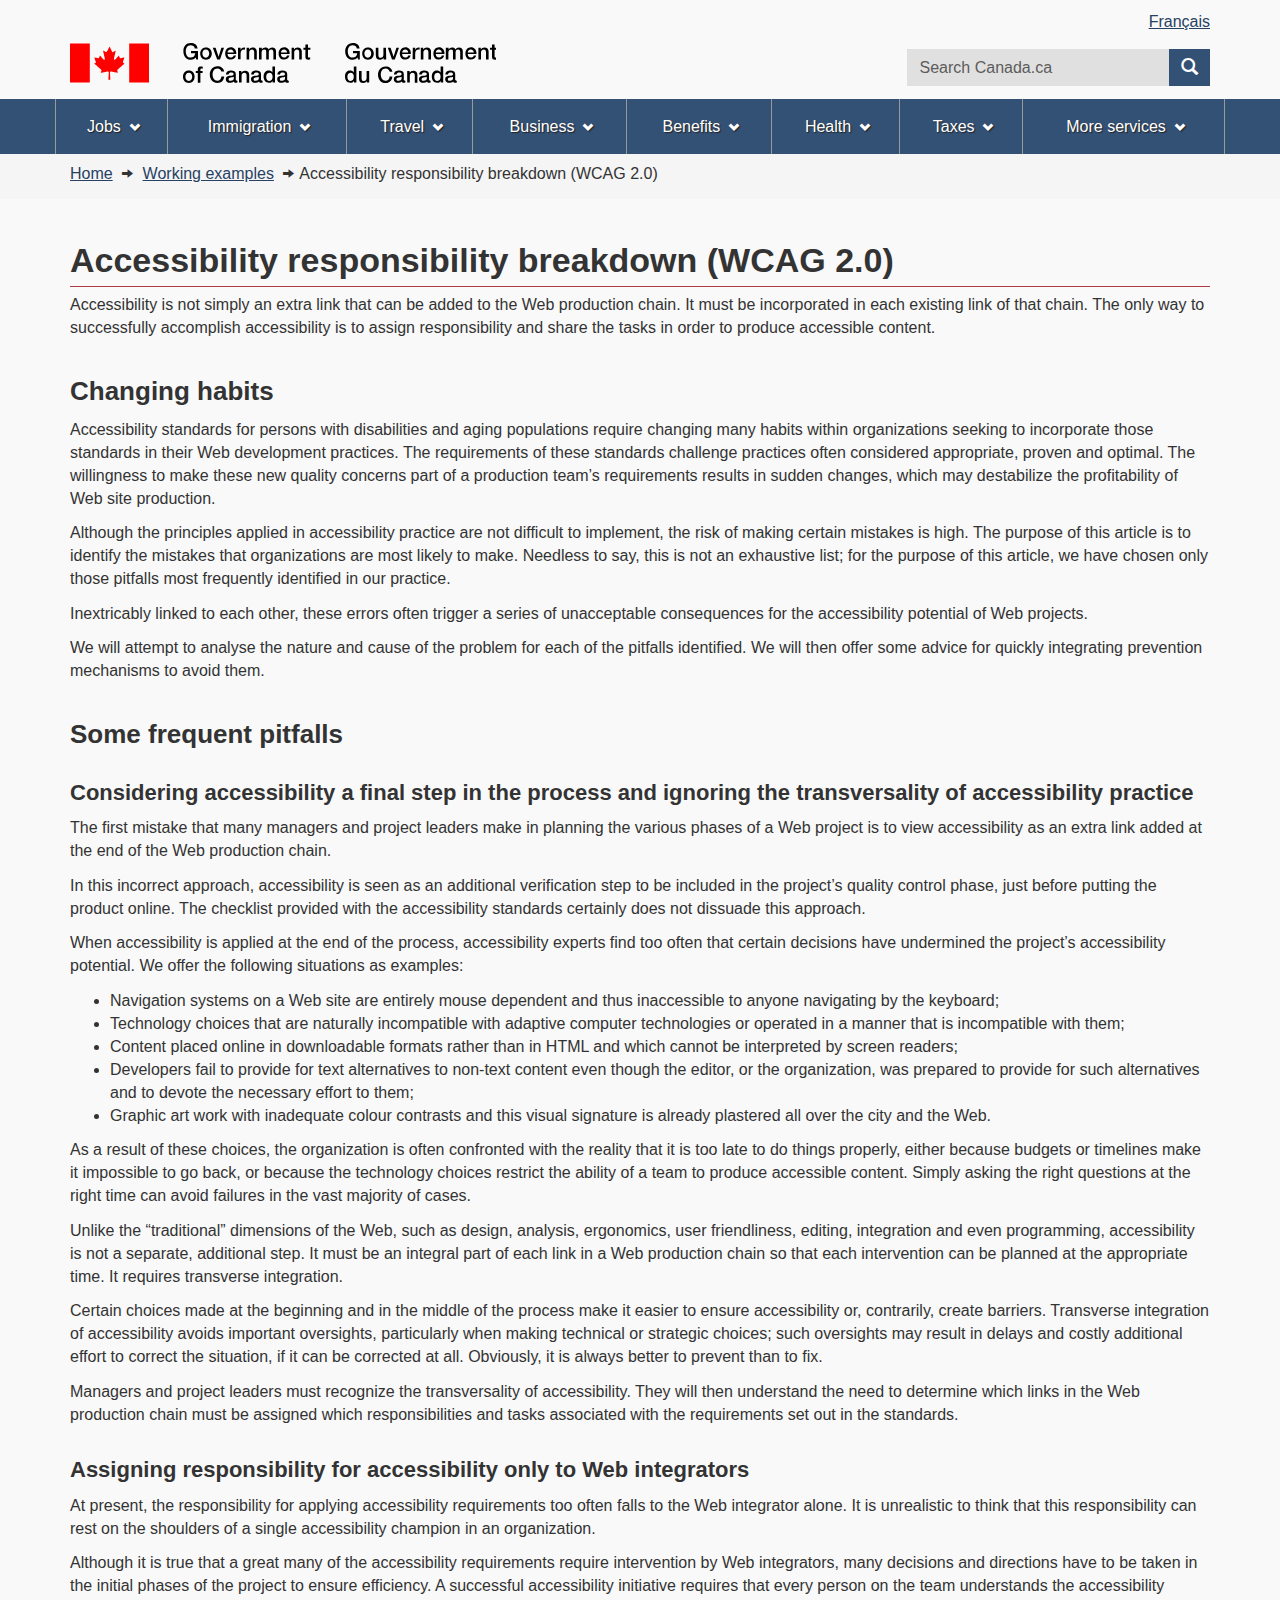
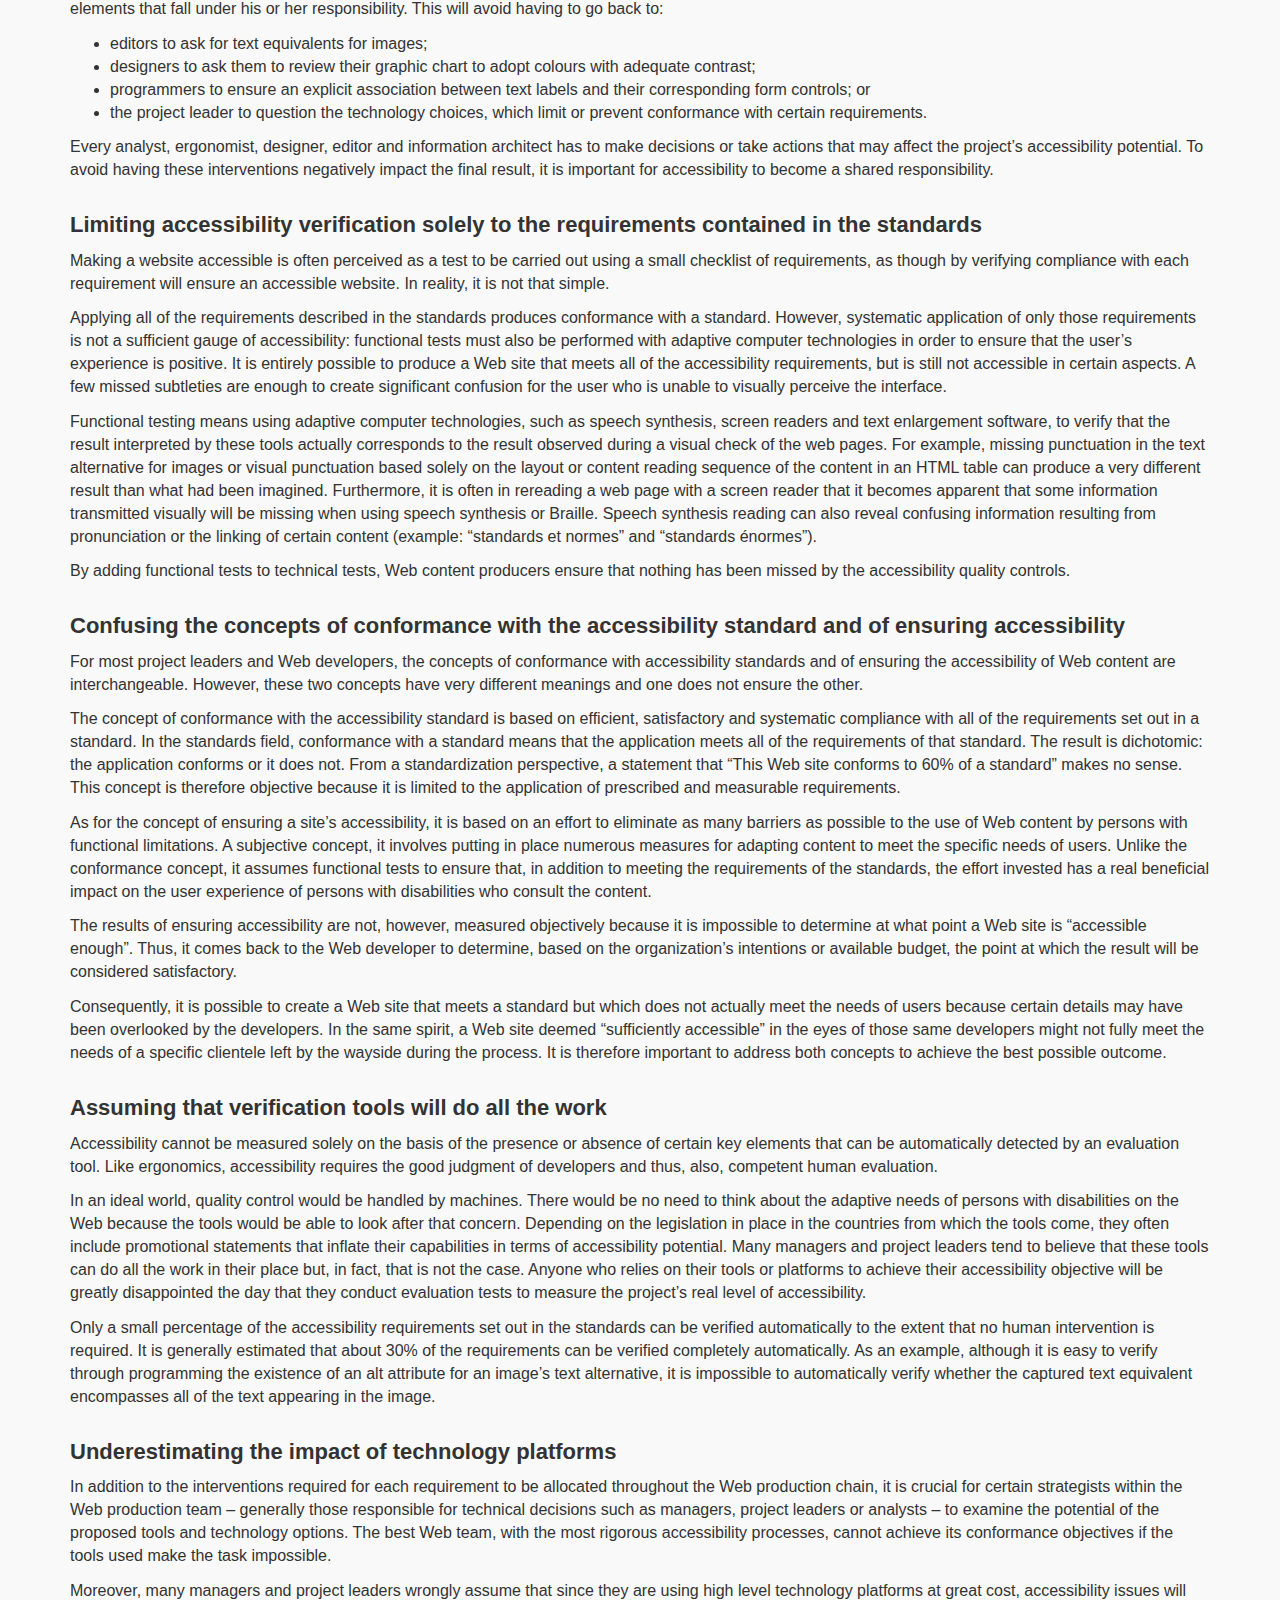
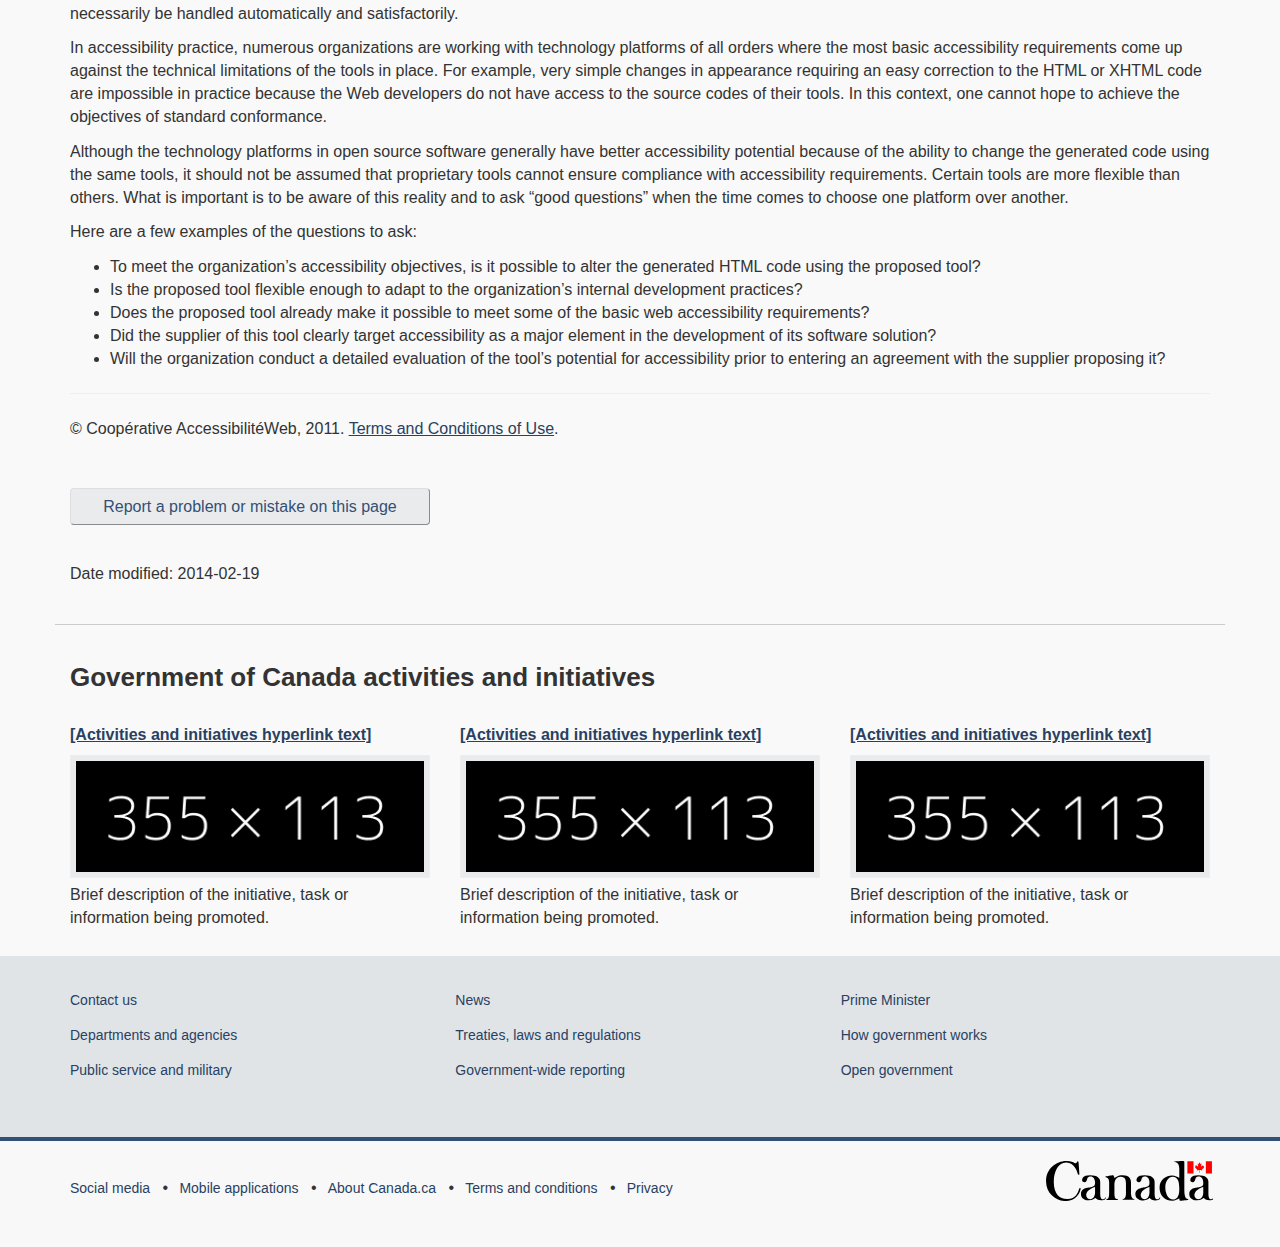
<file: demos/arb-rra/arb-rra-planAccess-en.html>
<!DOCTYPE html><!--[if lt IE 9]><html class="no-js lt-ie9" lang="en" dir="ltr"><![endif]--><!--[if gt IE 8]><!-->
<html class="no-js" lang="en" dir="ltr">
<!--<![endif]-->
<head>
<meta charset="utf-8">
<!-- Web Experience Toolkit (WET) / Boîte à outils de l'expérience Web (BOEW)
		wet-boew.github.io/wet-boew/License-en.html / wet-boew.github.io/wet-boew/Licence-fr.html -->
<title>Accessibility responsibility breakdown (WCAG 2.0) - Canada.ca</title>
<meta content="width=device-width,initial-scale=1" name="viewport">
<!-- Meta data -->
<meta name="description" content="Web Experience Toolkit (WET) includes reusable components for building and maintaining innovative Web sites that are accessible, usable, and interoperable. These reusable components are open source software and free for use by departments and external Web communities">
<!-- Meta data-->
<!--[if gte IE 9 | !IE ]><!-->
<link href="../../GCWeb/assets/favicon.ico" rel="icon" type="image/x-icon">
<link rel="stylesheet" href="../../GCWeb/css/theme.min.css">
<!--<![endif]-->
<!--[if lt IE 9]>
		<link href="../../GCWeb/assets/favicon.ico" rel="shortcut icon" />
		
		<link rel="stylesheet" href="../../GCWeb/css/ie8-theme.min.css" />
		<script src="http://ajax.googleapis.com/ajax/libs/jquery/1.11.1/jquery.min.js"></script>
		<script src="../../wet-boew/js/ie8-wet-boew.min.js"></script>
		<![endif]-->
<!--[if lte IE 9]>
		
		
		<![endif]-->
<noscript><link rel="stylesheet" href="../../wet-boew/css/noscript.min.css" /></noscript>
<!-- Google Tag Manager DO NOT REMOVE OR MODIFY - NE PAS SUPPRIMER OU MODIFIER -->
<script>dataLayer1 = [];</script>
<!-- End Google Tag Manager -->
</head>
<body vocab="http://schema.org/" typeof="WebPage">
<!-- Google Tag Manager DO NOT REMOVE OR MODIFY - NE PAS SUPPRIMER OU MODIFIER -->
<noscript><iframe title="Google Tag Manager" src="//www.googletagmanager.com/ns.html?id=GTM-TLGQ9K" height="0" width="0" style="display:none;visibility:hidden"></iframe></noscript>
<script>(function(w,d,s,l,i){w[l]=w[l]||[];w[l].push({'gtm.start': new Date().getTime(),event:'gtm.js'});var f=d.getElementsByTagName(s)[0], j=d.createElement(s),dl=l!='dataLayer1'?'&l='+l:'';j.async=true;j.src='//www.googletagmanager.com/gtm.js?id='+i+dl;f.parentNode.insertBefore(j,f);})(window,document,'script','dataLayer1','GTM-TLGQ9K');</script>
<!-- End Google Tag Manager -->
<ul id="wb-tphp">
<li class="wb-slc">
<a class="wb-sl" href="#wb-cont">Skip to main content</a>
</li>
<li class="wb-slc visible-sm visible-md visible-lg">
<a class="wb-sl" href="#wb-info">Skip to "About this site"</a>
</li>
</ul><header role="banner">
<div id="wb-bnr" class="container">
<section id="wb-lng" class="visible-md visible-lg text-right">
<h2 class="wb-inv">Language selection</h2>
<div class="row">
<div class="col-md-12">
<ul class="list-inline margin-bottom-none">
<li><a lang="fr" href="arb-rra-planAccess-fr.html">Français</a></li>
</ul>
</div>
</div>
</section>
<div class="row">
<div class="brand col-xs-8 col-sm-9 col-md-6">
<a href="https://www.canada.ca/en.html"><object type="image/svg+xml" tabindex="-1" data="../../GCWeb/assets/sig-blk-en.svg"></object><span class="wb-inv"> Government of Canada</span></a>
</div>
<section class="wb-mb-links col-xs-4 col-sm-3 visible-sm visible-xs" id="wb-glb-mn">
<h2>Search and menus</h2>
<ul class="list-inline text-right chvrn">
<li><a href="#mb-pnl" title="Search and menus" aria-controls="mb-pnl" class="overlay-lnk" role="button"><span class="glyphicon glyphicon-search"><span class="glyphicon glyphicon-th-list"><span class="wb-inv">Search and menus</span></span></span></a></li>
</ul>
<div id="mb-pnl"></div>
</section>
<section id="wb-srch" class="col-xs-6 text-right visible-md visible-lg">
<h2>Search</h2>
<form action="#" method="post" name="cse-search-box" role="search" class="form-inline">
<div class="form-group">
<label for="wb-srch-q" class="wb-inv">Search website</label>
<input id="wb-srch-q" list="wb-srch-q-ac" class="wb-srch-q form-control" name="q" type="search" value="" size="27" maxlength="150" placeholder="Search Canada.ca">
<datalist id="wb-srch-q-ac">
<!--[if lte IE 9]><select><![endif]-->
<!--[if lte IE 9]></select><![endif]-->
</datalist>
</div>
<div class="form-group submit">
<button type="submit" id="wb-srch-sub" class="btn btn-primary btn-small" name="wb-srch-sub"><span class="glyphicon-search glyphicon"></span><span class="wb-inv">Search</span></button>
</div>
</form>
</section>
</div>
</div>
<nav role="navigation" id="wb-sm" data-ajax-replace="../../ajax/sitemenu-en.html" data-trgt="mb-pnl" class="wb-menu visible-md visible-lg" typeof="SiteNavigationElement">
<div class="container nvbar">
<h2>Topics menu</h2>
<div class="row">
<ul class="list-inline menu">
<li><a href="https://www.canada.ca/en/services/jobs.html">Jobs</a></li>
<li><a href="http://www.cic.gc.ca/english/index.asp">Immigration</a></li>
<li><a href="https://travel.gc.ca/">Travel</a></li>
<li><a href="https://www.canada.ca/en/services/business.html">Business</a></li>
<li><a href="https://www.canada.ca/en/services/benefits.html">Benefits</a></li>
<li><a href="https://www.canada.ca/en/services/health.html">Health</a></li>
<li><a href="https://www.canada.ca/en/services/taxes.html">Taxes</a></li>
<li><a href="https://www.canada.ca/en/services.html">More services</a></li>
</ul>
</div>
</div>
</nav>
<nav role="navigation" id="wb-bc" property="breadcrumb">
<h2>You are here:</h2>
<div class="container">
<div class="row">
<ol class="breadcrumb">
<li>
<a href="http://wet-boew.github.io/wet-boew/index-en.html">Home</a>
</li>
<li>
<a href="http://wet-boew.github.io/wet-boew/demos/index-en.html">Working examples</a>
</li>
<li>Accessibility responsibility breakdown (WCAG 2.0)</li>
</ol>
</div>
</div>
</nav>
</header>
<main role="main" property="mainContentOfPage" class="container">
<h1 property="name" id="wb-cont">Accessibility responsibility breakdown (WCAG 2.0)</h1>
<p>Accessibility is not simply an extra link that can be added to the Web production chain. It must be incorporated in each existing link of that chain. The only way to successfully accomplish accessibility is to assign responsibility and share the tasks in order to produce accessible content.</p>
<section>
<h2>Changing habits</h2>
<p>Accessibility standards for persons with disabilities and aging populations require changing many habits within organizations seeking to incorporate those standards in their Web development practices. The requirements of these standards challenge practices often considered appropriate, proven and optimal. The willingness to make these new quality concerns part of a production team’s requirements results in sudden changes, which may destabilize the profitability of Web site production.</p>
<p>Although the principles applied in accessibility practice are not difficult to implement, the risk of making certain mistakes is high. The purpose of this article is to identify the mistakes that organizations are most likely to make. Needless to say, this is not an exhaustive list; for the purpose of this article, we have chosen only those pitfalls most frequently identified in our practice.</p>
<p>Inextricably linked to each other, these errors often trigger a series of unacceptable consequences for the accessibility potential of Web projects.</p>
<p>We will attempt to analyse the nature and cause of the problem for each of the pitfalls identified. We will then offer some advice for quickly integrating prevention mechanisms to avoid them.</p>
</section>
<section>
<h2>Some frequent pitfalls</h2>
<section>
<h3>Considering accessibility a final step in the process and ignoring the transversality of accessibility practice</h3>
<p>The first mistake that many managers and project leaders make in planning the various phases of a Web project is to view accessibility as an extra link added at the end of the Web production chain.</p>
<p>In this incorrect approach, accessibility is seen as an additional verification step to be included in the project’s quality control phase, just before putting the product online. The checklist provided with the accessibility standards certainly does not dissuade this approach.</p>
<p>When accessibility is applied at the end of the process, accessibility experts find too often that certain decisions have undermined the project’s accessibility potential. We offer the following situations as examples:</p>
<ul>
<li>Navigation systems on a Web site are entirely mouse dependent and thus inaccessible to anyone navigating by the keyboard;</li>
<li>Technology choices that are naturally incompatible with adaptive computer technologies or operated in a manner that is incompatible with them;</li>
<li>Content placed online in downloadable formats rather than in HTML and which cannot be interpreted by screen readers;</li>
<li>Developers fail to provide for text alternatives to non-text content even though the editor, or the organization, was prepared to provide for such alternatives and to devote the necessary effort to them;</li>
<li>Graphic art work with inadequate colour contrasts and this visual signature is already plastered all over the city and the Web.</li>
</ul>
<p>As a result of these choices, the organization is often confronted with the reality that it is too late to do things properly, either because budgets or timelines make it impossible to go back, or because the technology choices restrict the ability of a team to produce accessible content. Simply asking the right questions at the right time can avoid failures in the vast majority of cases.</p>
<p>Unlike the “traditional” dimensions of the Web, such as design, analysis, ergonomics, user friendliness, editing, integration and even programming, accessibility is not a separate, additional step. It must be an integral part of each link in a Web production chain so that each intervention can be planned at the appropriate time. It requires transverse integration.</p>
<p>Certain choices made at the beginning and in the middle of the process make it easier to ensure accessibility or, contrarily, create barriers. Transverse integration of accessibility avoids important oversights, particularly when making technical or strategic choices; such oversights may result in delays and costly additional effort to correct the situation, if it can be corrected at all. Obviously, it is always better to prevent than to fix.</p>
<p>Managers and project leaders must recognize the transversality of accessibility. They will then understand the need to determine which links in the Web production chain must be assigned which responsibilities and tasks associated with the requirements set out in the standards.</p>
</section>
<section>
<h3>Assigning responsibility for accessibility only to Web integrators</h3>
<p>At present, the responsibility for applying accessibility requirements too often falls to the Web integrator alone. It is unrealistic to think that this responsibility can rest on the shoulders of a single accessibility champion in an organization.</p>
<p>Although it is true that a great many of the accessibility requirements require intervention by Web integrators, many decisions and directions have to be taken in the initial phases of the project to ensure efficiency. A successful accessibility initiative requires that every person on the team understands the accessibility elements that fall under his or her responsibility. This will avoid having to go back to:</p>
<ul>
<li>editors to ask for text equivalents for images;</li>
<li>designers to ask them to review their graphic chart to adopt colours with adequate contrast;</li>
<li>programmers to ensure an explicit association between text labels and their corresponding form controls; or</li>
<li>the project leader to question the technology choices, which limit or prevent conformance with certain requirements.</li>
</ul>
<p>Every analyst, ergonomist, designer, editor and information architect has to make decisions or take actions that may affect the project’s accessibility potential. To avoid having these interventions negatively impact the final result, it is important for accessibility to become a shared responsibility.</p>
</section>
<section>
<h3>Limiting accessibility verification solely to the requirements contained in the standards</h3>
<p>Making a website accessible is often perceived as a test to be carried out using a small checklist of requirements, as though by verifying compliance with each requirement will ensure an accessible website. In reality, it is not that simple.</p>
<p>Applying all of the requirements described in the standards produces conformance with a standard. However, systematic application of only those requirements is not a sufficient gauge of accessibility: functional tests must also be performed with adaptive computer technologies in order to ensure that the user’s experience is positive. It is entirely possible to produce a Web site that meets all of the accessibility requirements, but is still not accessible in certain aspects. A few missed subtleties are enough to create significant confusion for the user who is unable to visually perceive the interface.</p>
<p>Functional testing means using adaptive computer technologies, such as speech synthesis, screen readers and text enlargement software, to verify that the result interpreted by these tools actually corresponds to the result observed during a visual check of the web pages. For example, missing punctuation in the text alternative for images or visual punctuation based solely on the layout or content reading sequence of the content in an HTML table can produce a very different result than what had been imagined. Furthermore, it is often in rereading a web page with a screen reader that it becomes apparent that some information transmitted visually will be missing when using speech synthesis or Braille. Speech synthesis reading can also reveal confusing information resulting from pronunciation or the linking of certain content (example: “standards et normes” and “standards énormes”).</p>
<p>By adding functional tests to technical tests, Web content producers ensure that nothing has been missed by the accessibility quality controls.</p>
</section>
<section>
<h3>Confusing the concepts of conformance with the accessibility standard and of ensuring accessibility</h3>
<p>For most project leaders and Web developers, the concepts of conformance with accessibility standards and of ensuring the accessibility of Web content are interchangeable. However, these two concepts have very different meanings and one does not ensure the other.</p>
<p>The concept of conformance with the accessibility standard is based on efficient, satisfactory and systematic compliance with all of the requirements set out in a standard. In the standards field, conformance with a standard means that the application meets all of the requirements of that standard. The result is dichotomic: the application conforms or it does not. From a standardization perspective, a statement that “This Web site conforms to 60% of a standard” makes no sense. This concept is therefore objective because it is limited to the application of prescribed and measurable requirements.</p>
<p>As for the concept of ensuring a site’s accessibility, it is based on an effort to eliminate as many barriers as possible to the use of Web content by persons with functional limitations. A subjective concept, it involves putting in place numerous measures for adapting content to meet the specific needs of users. Unlike the conformance concept, it assumes functional tests to ensure that, in addition to meeting the requirements of the standards, the effort invested has a real beneficial impact on the user experience of persons with disabilities who consult the content.</p>
<p>The results of ensuring accessibility are not, however, measured objectively because it is impossible to determine at what point a Web site is “accessible enough”. Thus, it comes back to the Web developer to determine, based on the organization’s intentions or available budget, the point at which the result will be considered satisfactory.</p>
<p>Consequently, it is possible to create a Web site that meets a standard but which does not actually meet the needs of users because certain details may have been overlooked by the developers. In the same spirit, a Web site deemed “sufficiently accessible” in the eyes of those same developers might not fully meet the needs of a specific clientele left by the wayside during the process. It is therefore important to address both concepts to achieve the best possible outcome.</p>
</section>
<section>
<h3>Assuming that verification tools will do all the work</h3>
<p>Accessibility cannot be measured solely on the basis of the presence or absence of certain key elements that can be automatically detected by an evaluation tool. Like ergonomics, accessibility requires the good judgment of developers and thus, also, competent human evaluation.</p>
<p>In an ideal world, quality control would be handled by machines. There would be no need to think about the adaptive needs of persons with disabilities on the Web because the tools would be able to look after that concern. Depending on the legislation in place in the countries from which the tools come, they often include promotional statements that inflate their capabilities in terms of accessibility potential. Many managers and project leaders tend to believe that these tools can do all the work in their place but, in fact, that is not the case. Anyone who relies on their tools or platforms to achieve their accessibility objective will be greatly disappointed the day that they conduct evaluation tests to measure the project’s real level of accessibility.</p>
<p>Only a small percentage of the accessibility requirements set out in the standards can be verified automatically to the extent that no human intervention is required. It is generally estimated that about 30% of the requirements can be verified completely automatically. As an example, although it is easy to verify through programming the existence of an alt attribute for an image’s text alternative, it is impossible to automatically verify whether the captured text equivalent encompasses all of the text appearing in the image.</p>
</section>
<section>
<h3>Underestimating the impact of technology platforms</h3>
<p>In addition to the interventions required for each requirement to be allocated throughout the Web production chain, it is crucial for certain strategists within the Web production team – generally those responsible for technical decisions such as managers, project leaders or analysts – to examine the potential of the proposed tools and technology options. The best Web team, with the most rigorous accessibility processes, cannot achieve its conformance objectives if the tools used make the task impossible.</p>
<p>Moreover, many managers and project leaders wrongly assume that since they are using high level technology platforms at great cost, accessibility issues will necessarily be handled automatically and satisfactorily.</p>
<p>In accessibility practice, numerous organizations are working with technology platforms of all orders where the most basic accessibility requirements come up against the technical limitations of the tools in place. For example, very simple changes in appearance requiring an easy correction to the HTML or XHTML code are impossible in practice because the Web developers do not have access to the source codes of their tools. In this context, one cannot hope to achieve the objectives of standard conformance.</p>
<p>Although the technology platforms in open source software generally have better accessibility potential because of the ability to change the generated code using the same tools, it should not be assumed that proprietary tools cannot ensure compliance with accessibility requirements. Certain tools are more flexible than others. What is important is to be aware of this reality and to ask “good questions” when the time comes to choose one platform over another.</p>
<p>Here are a few examples of the questions to ask:</p>
<ul>
<li>To meet the organization’s accessibility objectives, is it possible to alter the generated HTML code using the proposed tool?</li>
<li>Is the proposed tool flexible enough to adapt to the organization’s internal development practices?</li>
<li>Does the proposed tool already make it possible to meet some of the basic web accessibility requirements?</li>
<li>Did the supplier of this tool clearly target accessibility as a major element in the development of its software solution?</li>
<li>Will the organization conduct a detailed evaluation of the tool’s potential for accessibility prior to entering an agreement with the supplier proposing it?</li>
</ul>
</section>
</section>
<hr>
<p>© <span lang="fr">Coopérative AccessibilitéWeb</span>, 2011. <a href="arb-rra-terms-en.html">Terms and Conditions of Use</a>.</p>
<div class="row pagedetails">
<div class="col-sm-6 col-lg-4 mrgn-tp-sm">
<a href="https://www.canada.ca/en/report-problem.html" class="btn btn-default btn-block">Report a problem or mistake on this page</a>
</div>
<div class="datemod col-xs-12 mrgn-tp-lg">
<dl id="wb-dtmd">
<dt>Date modified:&#32;</dt>
<dd><time property="dateModified">2014-02-19</time></dd>
</dl>
</div>
</div>
</main>
<aside class="gc-nttvs container">
<h2>Government of Canada activities and initiatives</h2>
<div id="gcwb_prts" class="wb-eqht row">
<section class="col-lg-4 col-md-6 mrgn-bttm-md">
<a rel="external" href="#">
<h3 class="h5">[Activities and initiatives hyperlink text]</h3>
<img class="img-responsive thumbnail mrgn-bttm-sm" src="../../img/features/355x113.png" alt="">
</a>
<p>Brief description of the initiative, task or information being promoted.</p>
</section>
<section class="col-lg-4 col-md-6 mrgn-bttm-md">
<a rel="external" href="#">
<h3 class="h5">[Activities and initiatives hyperlink text]</h3>
<img class="img-responsive thumbnail mrgn-bttm-sm" src="../../img/features/355x113.png" alt="">
</a>
<p>Brief description of the initiative, task or information being promoted.</p>
</section>
<section class="col-lg-4 col-md-6 mrgn-bttm-md">
<a rel="external" href="#">
<h3 class="h5">[Activities and initiatives hyperlink text]</h3>
<img class="img-responsive thumbnail mrgn-bttm-sm" src="../../img/features/355x113.png" alt="">
</a>
<p>Brief description of the initiative, task or information being promoted.</p>
</section>
</div>
</aside>
<footer role="contentinfo" id="wb-info">
<nav role="navigation" class="container wb-navcurr">
<h2 class="wb-inv">About government</h2>
<ul class="list-unstyled colcount-sm-2 colcount-md-3">
<li><a href="https://www.canada.ca/en/contact.html">Contact us</a></li>
<li><a href="https://www.canada.ca/en/government/dept.html">Departments and agencies</a></li>
<li><a href="https://www.canada.ca/en/government/publicservice.html">Public service and military</a></li>
<li><a href="https://www.canada.ca/en/news.html">News</a></li>
<li><a href="https://www.canada.ca/en/government/system/laws.html">Treaties, laws and regulations</a></li>
<li><a href="https://www.canada.ca/en/transparency/reporting.html">Government-wide reporting</a></li>
<li><a href="http://pm.gc.ca/eng">Prime Minister</a></li>
<li><a href="https://www.canada.ca/en/government/system.html">How government works</a></li>
<li><a href="http://open.canada.ca/en/">Open government</a></li>
</ul> </nav>
<div class="brand">
<div class="container">
<div class="row">
<nav class="col-md-10 ftr-urlt-lnk">
<h2 class="wb-inv">About this site</h2>
<ul>
<li><a href="https://www.canada.ca/en/social.html">Social media</a></li>
<li><a href="https://www.canada.ca/en/mobile.html">Mobile applications</a></li>
<li><a href="https://www1.canada.ca/en/newsite.html">About Canada.ca</a></li>
<li><a href="https://www.canada.ca/en/transparency/terms.html">Terms and conditions</a></li>
<li><a href="https://www.canada.ca/en/transparency/privacy.html">Privacy</a></li>
</ul>
</nav>
<div class="col-xs-6 visible-sm visible-xs tofpg">
<a href="#wb-cont">Top of Page <span class="glyphicon glyphicon-chevron-up"></span></a>
</div>
<div class="col-xs-6 col-md-2 text-right">
<object type="image/svg+xml" tabindex="-1" role="img" data="../../GCWeb/assets/wmms-blk.svg" aria-label="Symbol of the Government of Canada"></object>
</div>
</div>
</div>
</div>
</footer>
<!--[if gte IE 9 | !IE ]><!-->
<script src="https://ajax.googleapis.com/ajax/libs/jquery/2.1.4/jquery.js"></script>
<script src="../../wet-boew/js/wet-boew.min.js"></script>
<!--<![endif]-->
<!--[if lt IE 9]>
		<script src="../../wet-boew/js/ie8-wet-boew2.min.js"></script>
		
		<![endif]-->
<script src="../../GCWeb/js/theme.min.js"></script>
</body>
</html>
</file>
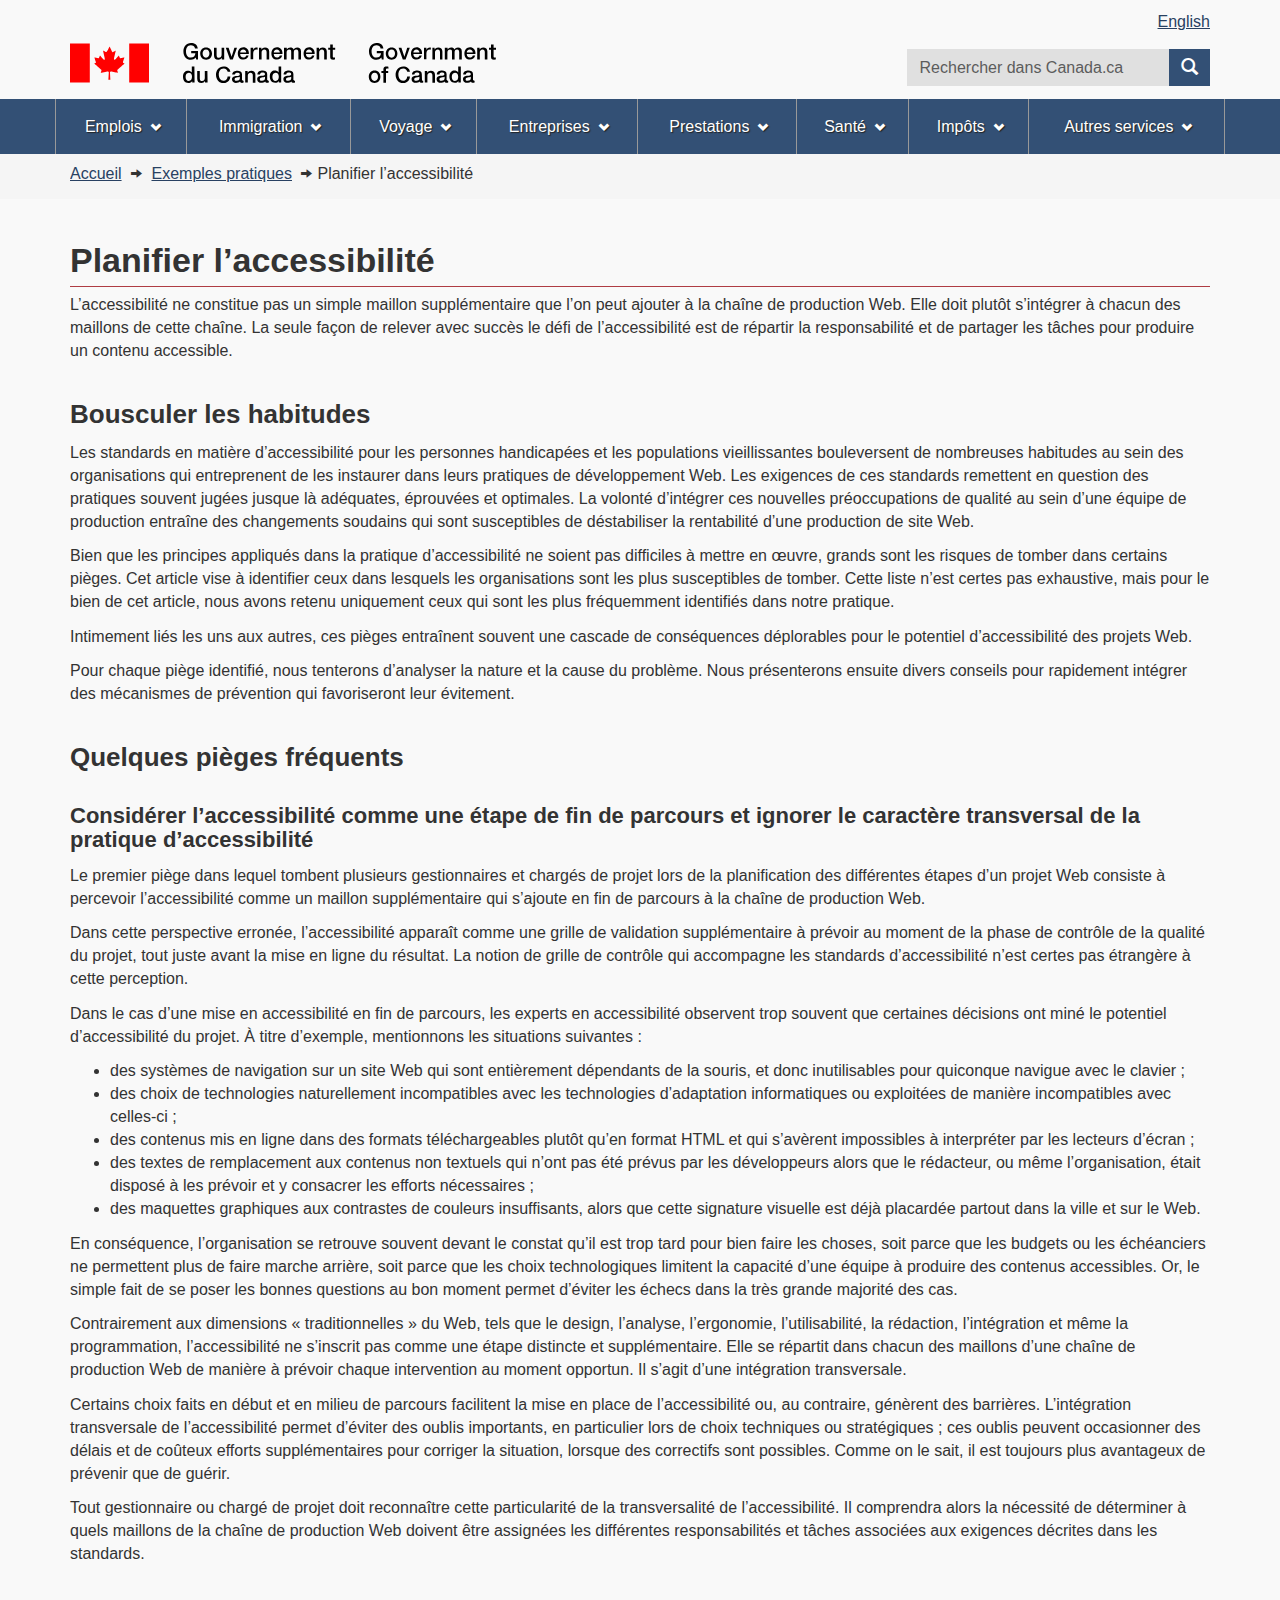
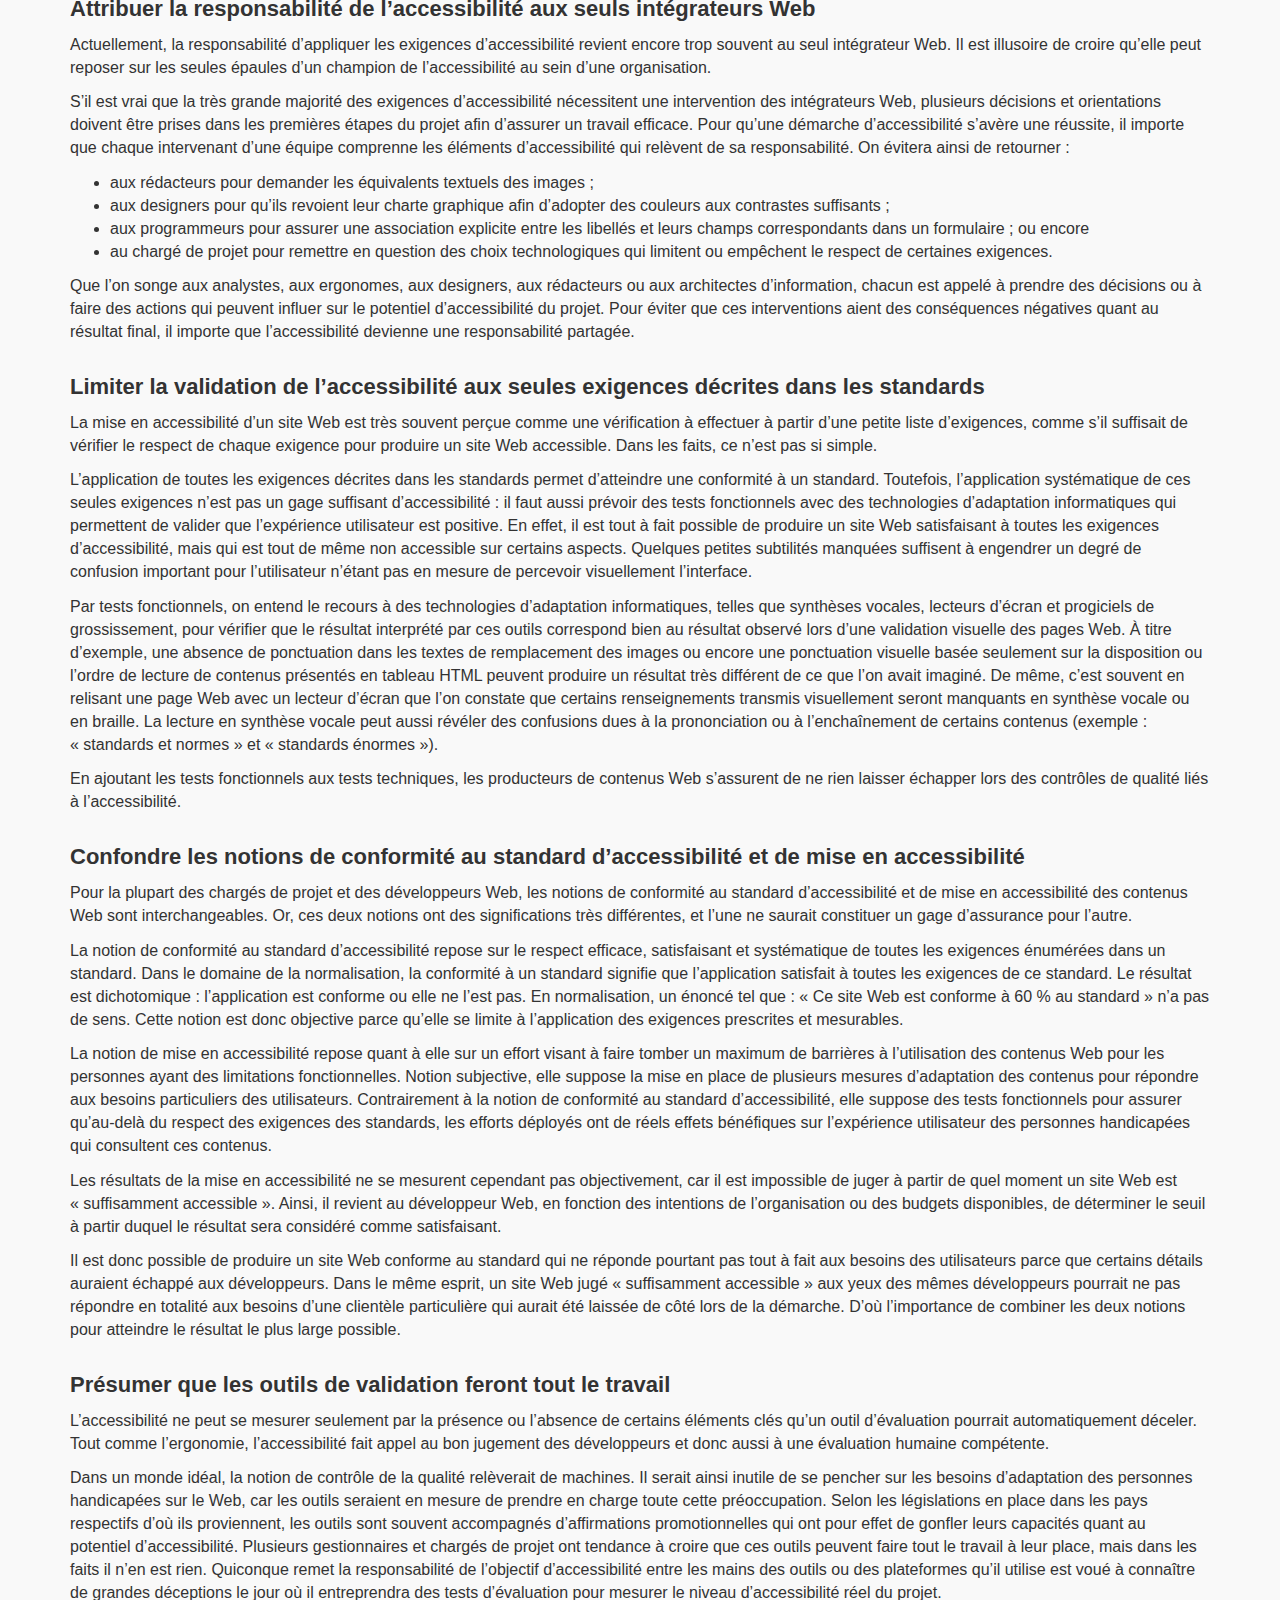
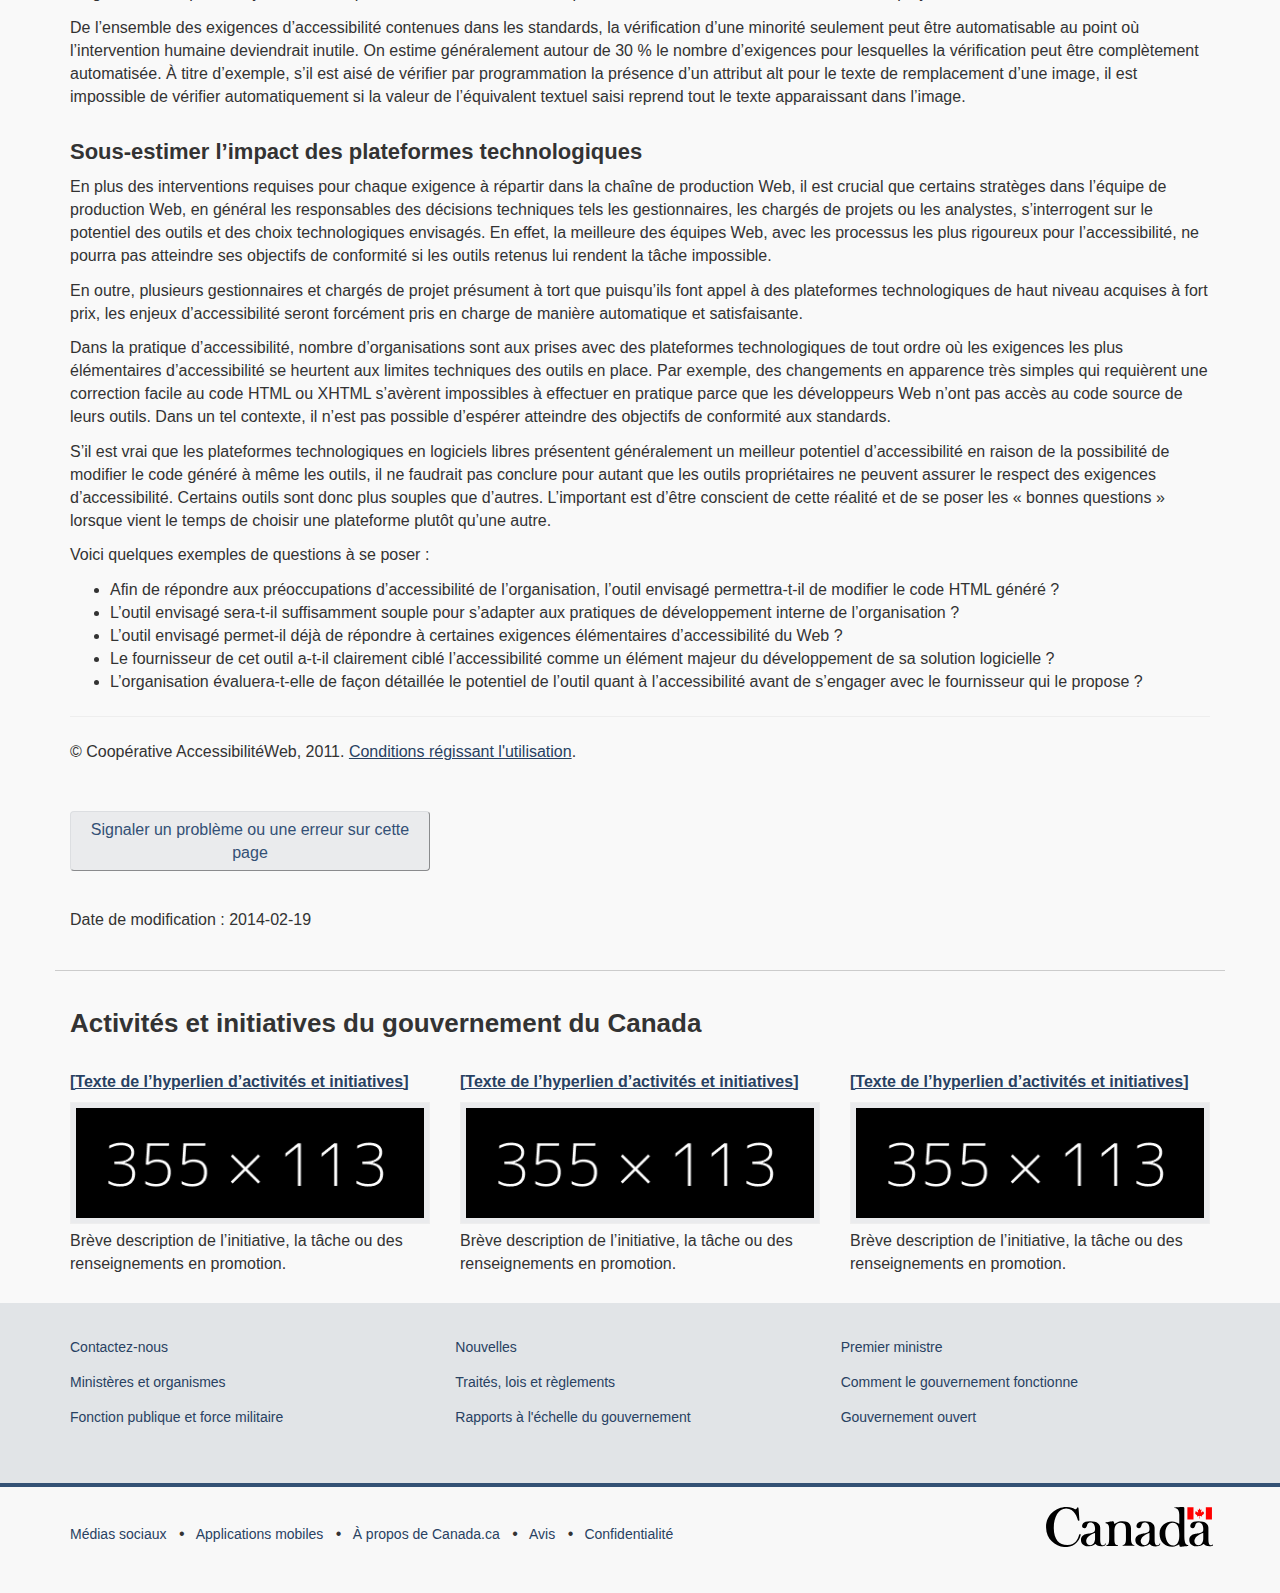
<file: demos/arb-rra/arb-rra-planAccess-fr.html>
<!DOCTYPE html><!--[if lt IE 9]><html class="no-js lt-ie9" lang="fr" dir="ltr"><![endif]--><!--[if gt IE 8]><!-->
<html class="no-js" lang="fr" dir="ltr">
<!--<![endif]-->
<head>
<meta charset="utf-8">
<!-- Web Experience Toolkit (WET) / Boîte à outils de l'expérience Web (BOEW)
		wet-boew.github.io/wet-boew/License-en.html / wet-boew.github.io/wet-boew/Licence-fr.html -->
<title>Planifier l’accessibilité - Canada.ca</title>
<meta content="width=device-width,initial-scale=1" name="viewport">
<!-- Meta data -->
<meta name="description" content="La Boîte à outils de l’expérience Web (BOEW) rassemble différents composants réutilisables et prêts-à-utiliser pour la conception et la mise à jour de sites Web innovateurs qui sont à la fois accessibles, conviviaux et interopérables. Tous ces composants réutilisables sont des logiciels libres mis à la disposition des ministères et des collectivités Web externes.">
<!-- Meta data-->
<!--[if gte IE 9 | !IE ]><!-->
<link href="../../GCWeb/assets/favicon.ico" rel="icon" type="image/x-icon">
<link rel="stylesheet" href="../../GCWeb/css/theme.min.css">
<!--<![endif]-->
<!--[if lt IE 9]>
		<link href="../../GCWeb/assets/favicon.ico" rel="shortcut icon" />
		
		<link rel="stylesheet" href="../../GCWeb/css/ie8-theme.min.css" />
		<script src="http://ajax.googleapis.com/ajax/libs/jquery/1.11.1/jquery.min.js"></script>
		<script src="../../wet-boew/js/ie8-wet-boew.min.js"></script>
		<![endif]-->
<!--[if lte IE 9]>
		
		
		<![endif]-->
<noscript><link rel="stylesheet" href="../../wet-boew/css/noscript.min.css" /></noscript>
<!-- Google Tag Manager DO NOT REMOVE OR MODIFY - NE PAS SUPPRIMER OU MODIFIER -->
<script>dataLayer1 = [];</script>
<!-- End Google Tag Manager -->
</head>
<body vocab="http://schema.org/" typeof="WebPage">
<!-- Google Tag Manager DO NOT REMOVE OR MODIFY - NE PAS SUPPRIMER OU MODIFIER -->
<noscript><iframe title="Google Tag Manager" src="//www.googletagmanager.com/ns.html?id=GTM-TLGQ9K" height="0" width="0" style="display:none;visibility:hidden"></iframe></noscript>
<script>(function(w,d,s,l,i){w[l]=w[l]||[];w[l].push({'gtm.start': new Date().getTime(),event:'gtm.js'});var f=d.getElementsByTagName(s)[0], j=d.createElement(s),dl=l!='dataLayer1'?'&l='+l:'';j.async=true;j.src='//www.googletagmanager.com/gtm.js?id='+i+dl;f.parentNode.insertBefore(j,f);})(window,document,'script','dataLayer1','GTM-TLGQ9K');</script>
<!-- End Google Tag Manager -->
<ul id="wb-tphp">
<li class="wb-slc">
<a class="wb-sl" href="#wb-cont">Passer au contenu principal</a>
</li>
<li class="wb-slc visible-sm visible-md visible-lg">
<a class="wb-sl" href="#wb-info">Passer à «&#160;À propos de ce site&#160;»</a>
</li>
</ul><header role="banner">
<div id="wb-bnr" class="container">
<section id="wb-lng" class="visible-md visible-lg text-right">
<h2 class="wb-inv">Sélection de la langue</h2>
<div class="row">
<div class="col-md-12">
<ul class="list-inline margin-bottom-none">
<li><a lang="en" href="arb-rra-planAccess-en.html">English</a></li>
</ul>
</div>
</div>
</section>
<div class="row">
<div class="brand col-xs-8 col-sm-9 col-md-6">
<a href="https://www.canada.ca/fr.html"><object type="image/svg+xml" tabindex="-1" data="../../GCWeb/assets/sig-blk-fr.svg"></object><span class="wb-inv"> Gouvernement du Canada</span></a>
</div>
<section class="wb-mb-links col-xs-4 col-sm-3 visible-sm visible-xs" id="wb-glb-mn">
<h2>Recherche et menus</h2>
<ul class="list-inline text-right chvrn">
<li><a href="#mb-pnl" title="Recherche et menus" aria-controls="mb-pnl" class="overlay-lnk" role="button"><span class="glyphicon glyphicon-search"><span class="glyphicon glyphicon-th-list"><span class="wb-inv">Recherche et menus</span></span></span></a></li>
</ul>
<div id="mb-pnl"></div>
</section>
<section id="wb-srch" class="col-xs-6 text-right visible-md visible-lg">
<h2>Recherche</h2>
<form action="#" method="post" name="cse-search-box" role="search" class="form-inline">
<div class="form-group">
<label for="wb-srch-q" class="wb-inv">Recherchez le site Web</label>
<input id="wb-srch-q" list="wb-srch-q-ac" class="wb-srch-q form-control" name="q" type="search" value="" size="27" maxlength="150" placeholder="Rechercher dans Canada.ca">
<datalist id="wb-srch-q-ac">
<!--[if lte IE 9]><select><![endif]-->
<!--[if lte IE 9]></select><![endif]-->
</datalist>
</div>
<div class="form-group submit">
<button type="submit" id="wb-srch-sub" class="btn btn-primary btn-small" name="wb-srch-sub"><span class="glyphicon-search glyphicon"></span><span class="wb-inv">Recherche</span></button>
</div>
</form>
</section>
</div>
</div>
<nav role="navigation" id="wb-sm" data-ajax-replace="../../ajax/sitemenu-fr.html" data-trgt="mb-pnl" class="wb-menu visible-md visible-lg" typeof="SiteNavigationElement">
<div class="container nvbar">
<h2>Menu des sujets</h2>
<div class="row">
<ul class="list-inline menu">
<li><a href="https://www.canada.ca/fr/services/emplois.html">Emplois</a></li>
<li><a href="http://www.cic.gc.ca/francais/index.asp">Immigration</a></li>
<li><a href="https://voyage.gc.ca/">Voyage</a></li>
<li><a href="https://www.canada.ca/fr/services/entreprises.html">Entreprises</a></li>
<li><a href="https://www.canada.ca/fr/services/prestations.html">Prestations</a></li>
<li><a href="https://www.canada.ca/fr/services/sante.html">Santé</a></li>
<li><a href="https://www.canada.ca/fr/services/impots.html">Impôts</a></li>
<li><a href="https://www.canada.ca/fr/services.html">Autres services</a></li>
</ul>
</div>
</div>
</nav>
<nav role="navigation" id="wb-bc" property="breadcrumb">
<h2>Vous êtes ici :</h2>
<div class="container">
<div class="row">
<ol class="breadcrumb">
<li>
<a href="http://wet-boew.github.io/wet-boew/index-fr.html">Accueil</a>
</li>
<li>
<a href="http://wet-boew.github.io/wet-boew/demos/index-fr.html">Exemples pratiques</a>
</li>
<li>Planifier l’accessibilité</li>
</ol>
</div>
</div>
</nav>
</header>
<main role="main" property="mainContentOfPage" class="container">
<h1 property="name" id="wb-cont">Planifier l’accessibilité</h1>
<p>L’accessibilité ne constitue pas un simple maillon supplémentaire que l’on peut ajouter à la chaîne de production Web. Elle doit plutôt s’intégrer à chacun des maillons de cette chaîne. La seule façon de relever avec succès le défi de l’accessibilité est de répartir la responsabilité et de partager les tâches pour produire un contenu accessible.</p>
<section>
<h2>Bousculer les habitudes</h2>
<p>Les standards en matière d’accessibilité pour les personnes handicapées et les populations vieillissantes bouleversent de nombreuses habitudes au sein des organisations qui entreprenent de les instaurer dans leurs pratiques de développement Web. Les exigences de ces standards remettent en question des pratiques souvent jugées jusque là adéquates, éprouvées et optimales. La volonté d’intégrer ces nouvelles préoccupations de qualité au sein d’une équipe de production entraîne des changements soudains qui sont susceptibles de déstabiliser la rentabilité d’une production de site Web.</p>
<p>Bien que les principes appliqués dans la pratique d’accessibilité ne soient pas difficiles à mettre en œuvre, grands sont les risques de tomber dans certains pièges. Cet article vise à identifier ceux dans lesquels les organisations sont les plus susceptibles de tomber. Cette liste n’est certes pas exhaustive, mais pour le bien de cet article, nous avons retenu uniquement ceux qui sont les plus fréquemment identifiés dans notre pratique.</p>
<p>Intimement liés les uns aux autres, ces pièges entraînent souvent une cascade de conséquences déplorables pour le potentiel d’accessibilité des projets Web.</p>
<p>Pour chaque piège identifié, nous tenterons d’analyser la nature et la cause du problème. Nous présenterons ensuite divers conseils pour rapidement intégrer des mécanismes de prévention qui favoriseront leur évitement.</p>
</section>
<section>
<h2>Quelques pièges fréquents</h2>
<section>
<h3>Considérer l’accessibilité comme une étape de fin de parcours et ignorer le caractère transversal de la pratique d’accessibilité</h3>
<p>Le premier piège dans lequel tombent plusieurs gestionnaires et chargés de projet lors de la planification des différentes étapes d’un projet Web consiste à percevoir l’accessibilité comme un maillon supplémentaire qui s’ajoute en fin de parcours à la chaîne de production Web.</p>
<p>Dans cette perspective erronée, l’accessibilité apparaît comme une grille de validation supplémentaire à prévoir au moment de la phase de contrôle de la qualité du projet, tout juste avant la mise en ligne du résultat. La notion de grille de contrôle qui accompagne les standards d’accessibilité n’est certes pas étrangère à cette perception.</p>
<p>Dans le cas d’une mise en accessibilité en fin de parcours, les experts en accessibilité observent trop souvent que certaines décisions ont miné le potentiel d’accessibilité du projet. À titre d’exemple, mentionnons les situations suivantes&#160;:</p>
<ul>
<li>des systèmes de navigation sur un site Web qui sont entièrement dépendants de la souris, et donc inutilisables pour quiconque navigue avec le clavier&#160;;</li>
<li>des choix de technologies naturellement incompatibles avec les technologies d’adaptation informatiques ou exploitées de manière incompatibles avec celles-ci&#160;;</li>
<li>des contenus mis en ligne dans des formats téléchargeables plutôt qu’en format HTML et qui s’avèrent impossibles à interpréter par les lecteurs d’écran&#160;;</li>
<li>des textes de remplacement aux contenus non textuels qui n’ont pas été prévus par les développeurs alors que le rédacteur, ou même l’organisation, était disposé à les prévoir et y consacrer les efforts nécessaires&#160;;</li>
<li>des maquettes graphiques aux contrastes de couleurs insuffisants, alors que cette signature visuelle est déjà placardée partout dans la ville et sur le Web.</li>
</ul>
<p>En conséquence, l’organisation se retrouve souvent devant le constat qu’il est trop tard pour bien faire les choses, soit parce que les budgets ou les échéanciers ne permettent plus de faire marche arrière, soit parce que les choix technologiques limitent la capacité d’une équipe à produire des contenus accessibles. Or, le simple fait de se poser les bonnes questions au bon moment permet d’éviter les échecs dans la très grande majorité des cas.</p>
<p>Contrairement aux dimensions « traditionnelles » du Web, tels que le design, l’analyse, l’ergonomie, l’utilisabilité, la rédaction, l’intégration et même la programmation, l’accessibilité ne s’inscrit pas comme une étape distincte et supplémentaire. Elle se répartit dans chacun des maillons d’une chaîne de production Web de manière à prévoir chaque intervention au moment opportun. Il s’agit d’une intégration transversale.</p>
<p>Certains choix faits en début et en milieu de parcours facilitent la mise en place de l’accessibilité ou, au contraire, génèrent des barrières. L’intégration transversale de l’accessibilité permet d’éviter des oublis importants, en particulier lors de choix techniques ou stratégiques ; ces oublis peuvent occasionner des délais et de coûteux efforts supplémentaires pour corriger la situation, lorsque des correctifs sont possibles. Comme on le sait, il est toujours plus avantageux de prévenir que de guérir.</p>
<p>Tout gestionnaire ou chargé de projet doit reconnaître cette particularité de la transversalité de l’accessibilité. Il comprendra alors la nécessité de déterminer à quels maillons de la chaîne de production Web doivent être assignées les différentes responsabilités et tâches associées aux exigences décrites dans les standards.</p>
</section>
<section>
<h3>Attribuer la responsabilité de l’accessibilité aux seuls intégrateurs Web</h3>
<p>Actuellement, la responsabilité d’appliquer les exigences d’accessibilité revient encore trop souvent au seul intégrateur Web. Il est illusoire de croire qu’elle peut reposer sur les seules épaules d’un champion de l’accessibilité au sein d’une organisation.</p>
<p>S’il est vrai que la très grande majorité des exigences d’accessibilité nécessitent une intervention des intégrateurs Web, plusieurs décisions et orientations doivent être prises dans les premières étapes du projet afin d’assurer un travail efficace. Pour qu’une démarche d’accessibilité s’avère une réussite, il importe que chaque intervenant d’une équipe comprenne les éléments d’accessibilité qui relèvent de sa responsabilité. On évitera ainsi de retourner&#160;:</p>
<ul>
<li>aux rédacteurs pour demander les équivalents textuels des images&#160;;</li>
<li>aux designers pour qu’ils revoient leur charte graphique afin d’adopter des couleurs aux contrastes suffisants&#160;;</li>
<li>aux programmeurs pour assurer une association explicite entre les libellés et leurs champs correspondants dans un formulaire&#160;; ou encore</li>
<li>au chargé de projet pour remettre en question des choix technologiques qui limitent ou empêchent le respect de certaines exigences.</li>
</ul>
<p>Que l’on songe aux analystes, aux ergonomes, aux designers, aux rédacteurs ou aux architectes d’information, chacun est appelé à prendre des décisions ou à faire des actions qui peuvent influer sur le potentiel d’accessibilité du projet. Pour éviter que ces interventions aient des conséquences négatives quant au résultat final, il importe que l’accessibilité devienne une responsabilité partagée.</p>
</section>
<section>
<h3>Limiter la validation de l’accessibilité aux seules exigences décrites dans les standards</h3>
<p>La mise en accessibilité d’un site Web est très souvent perçue comme une vérification à effectuer à partir d’une petite liste d’exigences, comme s’il suffisait de vérifier le respect de chaque exigence pour produire un site Web accessible. Dans les faits, ce n’est pas si simple.</p>
<p>L’application de toutes les exigences décrites dans les standards permet d’atteindre une conformité à un standard. Toutefois, l’application systématique de ces seules exigences n’est pas un gage suffisant d’accessibilité : il faut aussi prévoir des tests fonctionnels avec des technologies d’adaptation informatiques qui permettent de valider que l’expérience utilisateur est positive. En effet, il est tout à fait possible de produire un site Web satisfaisant à toutes les exigences d’accessibilité, mais qui est tout de même non accessible sur certains aspects. Quelques petites subtilités manquées suffisent à engendrer un degré de confusion important pour l’utilisateur n’étant pas en mesure de percevoir visuellement l’interface.</p>
<p>Par tests fonctionnels, on entend le recours à des technologies d’adaptation informatiques, telles que synthèses vocales, lecteurs d’écran et progiciels de grossissement, pour vérifier que le résultat interprété par ces outils correspond bien au résultat observé lors d’une validation visuelle des pages Web. À titre d’exemple, une absence de ponctuation dans les textes de remplacement des images ou encore une ponctuation visuelle basée seulement sur la disposition ou l’ordre de lecture de contenus présentés en tableau HTML peuvent produire un résultat très différent de ce que l’on avait imaginé. De même, c’est souvent en relisant une page Web avec un lecteur d’écran que l’on constate que certains renseignements transmis visuellement seront manquants en synthèse vocale ou en braille. La lecture en synthèse vocale peut aussi révéler des confusions dues à la prononciation ou à l’enchaînement de certains contenus (exemple&#160;: «&#160;standards et normes&#160;» et «&#160;standards énormes&#160;»).</p>
<p>En ajoutant les tests fonctionnels aux tests techniques, les producteurs de contenus Web s’assurent de ne rien laisser échapper lors des contrôles de qualité liés à l’accessibilité.</p>
</section>
<section>
<h3>Confondre les notions de conformité au standard d’accessibilité et de mise en accessibilité</h3>
<p>Pour la plupart des chargés de projet et des développeurs Web, les notions de conformité au standard d’accessibilité et de mise en accessibilité des contenus Web sont interchangeables. Or, ces deux notions ont des significations très différentes, et l’une ne saurait constituer un gage d’assurance pour l’autre.</p>
<p>La notion de conformité au standard d’accessibilité repose sur le respect efficace, satisfaisant et systématique de toutes les exigences énumérées dans un standard. Dans le domaine de la normalisation, la conformité à un standard signifie que l’application satisfait à toutes les exigences de ce standard. Le résultat est dichotomique : l’application est conforme ou elle ne l’est pas. En normalisation, un énoncé tel que&#160;: «&#160;Ce site Web est conforme à 60&#160;% au standard&#160;» n’a pas de sens. Cette notion est donc objective parce qu’elle se limite à l’application des exigences prescrites et mesurables.</p>
<p>La notion de mise en accessibilité repose quant à elle sur un effort visant à faire tomber un maximum de barrières à l’utilisation des contenus Web pour les personnes ayant des limitations fonctionnelles. Notion subjective, elle suppose la mise en place de plusieurs mesures d’adaptation des contenus pour répondre aux besoins particuliers des utilisateurs. Contrairement à la notion de conformité au standard d’accessibilité, elle suppose des tests fonctionnels pour assurer qu’au-delà du respect des exigences des standards, les efforts déployés ont de réels effets bénéfiques sur l’expérience utilisateur des personnes handicapées qui consultent ces contenus.</p>
<p>Les résultats de la mise en accessibilité ne se mesurent cependant pas objectivement, car il est impossible de juger à partir de quel moment un site Web est «&#160;suffisamment accessible&#160;». Ainsi, il revient au développeur Web, en fonction des intentions de l’organisation ou des budgets disponibles, de déterminer le seuil à partir duquel le résultat sera considéré comme satisfaisant.</p>
<p>Il est donc possible de produire un site Web conforme au standard qui ne réponde pourtant pas tout à fait aux besoins des utilisateurs parce que certains détails auraient échappé aux développeurs. Dans le même esprit, un site Web jugé « suffisamment accessible » aux yeux des mêmes développeurs pourrait ne pas répondre en totalité aux besoins d’une clientèle particulière qui aurait été laissée de côté lors de la démarche. D’où l’importance de combiner les deux notions pour atteindre le résultat le plus large possible.</p>
</section>
<section>
<h3>Présumer que les outils de validation feront tout le travail</h3>
<p>L’accessibilité ne peut se mesurer seulement par la présence ou l’absence de certains éléments clés qu’un outil d’évaluation pourrait automatiquement déceler. Tout comme l’ergonomie, l’accessibilité fait appel au bon jugement des développeurs et donc aussi à une évaluation humaine compétente.</p>
<p>Dans un monde idéal, la notion de contrôle de la qualité relèverait de machines. Il serait ainsi inutile de se pencher sur les besoins d’adaptation des personnes handicapées sur le Web, car les outils seraient en mesure de prendre en charge toute cette préoccupation. Selon les législations en place dans les pays respectifs d’où ils proviennent, les outils sont souvent accompagnés d’affirmations promotionnelles qui ont pour effet de gonfler leurs capacités quant au potentiel d’accessibilité. Plusieurs gestionnaires et chargés de projet ont tendance à croire que ces outils peuvent faire tout le travail à leur place, mais dans les faits il n’en est rien. Quiconque remet la responsabilité de l’objectif d’accessibilité entre les mains des outils ou des plateformes qu’il utilise est voué à connaître de grandes déceptions le jour où il entreprendra des tests d’évaluation pour mesurer le niveau d’accessibilité réel du projet.</p>
<p>De l’ensemble des exigences d’accessibilité contenues dans les standards, la vérification d’une minorité seulement peut être automatisable au point où l’intervention humaine deviendrait inutile. On estime généralement autour de 30 % le nombre d’exigences pour lesquelles la vérification peut être complètement automatisée. À titre d’exemple, s’il est aisé de vérifier par programmation la présence d’un attribut alt pour le texte de remplacement d’une image, il est impossible de vérifier automatiquement si la valeur de l’équivalent textuel saisi reprend tout le texte apparaissant dans l’image.</p>
</section>
<section>
<h3>Sous-estimer l’impact des plateformes technologiques</h3>
<p>En plus des interventions requises pour chaque exigence à répartir dans la chaîne de production Web, il est crucial que certains stratèges dans l’équipe de production Web, en général les responsables des décisions techniques tels les gestionnaires, les chargés de projets ou les analystes, s’interrogent sur le potentiel des outils et des choix technologiques envisagés. En effet, la meilleure des équipes Web, avec les processus les plus rigoureux pour l’accessibilité, ne pourra pas atteindre ses objectifs de conformité si les outils retenus lui rendent la tâche impossible.</p>
<p>En outre, plusieurs gestionnaires et chargés de projet présument à tort que puisqu’ils font appel à des plateformes technologiques de haut niveau acquises à fort prix, les enjeux d’accessibilité seront forcément pris en charge de manière automatique et satisfaisante.</p>
<p>Dans la pratique d’accessibilité, nombre d’organisations sont aux prises avec des plateformes technologiques de tout ordre où les exigences les plus élémentaires d’accessibilité se heurtent aux limites techniques des outils en place. Par exemple, des changements en apparence très simples qui requièrent une correction facile au code HTML ou XHTML s’avèrent impossibles à effectuer en pratique parce que les développeurs Web n’ont pas accès au code source de leurs outils. Dans un tel contexte, il n’est pas possible d’espérer atteindre des objectifs de conformité aux standards.</p>
<p>S’il est vrai que les plateformes technologiques en logiciels libres présentent généralement un meilleur potentiel d’accessibilité en raison de la possibilité de modifier le code généré à même les outils, il ne faudrait pas conclure pour autant que les outils propriétaires ne peuvent assurer le respect des exigences d’accessibilité. Certains outils sont donc plus souples que d’autres. L’important est d’être conscient de cette réalité et de se poser les « bonnes questions » lorsque vient le temps de choisir une plateforme plutôt qu’une autre.</p>
<p>Voici quelques exemples de questions à se poser&#160;:</p>
<ul>
<li>Afin de répondre aux préoccupations d’accessibilité de l’organisation, l’outil envisagé permettra-t-il de modifier le code HTML généré&#160;?</li>
<li>L’outil envisagé sera-t-il suffisamment souple pour s’adapter aux pratiques de développement interne de l’organisation&#160;?</li>
<li>L’outil envisagé permet-il déjà de répondre à certaines exigences élémentaires d’accessibilité du Web&#160;?</li>
<li>Le fournisseur de cet outil a-t-il clairement ciblé l’accessibilité comme un élément majeur du développement de sa solution logicielle&#160;?</li>
<li>L’organisation évaluera-t-elle de façon détaillée le potentiel de l’outil quant à l’accessibilité avant de s’engager avec le fournisseur qui le propose&#160;?</li>
</ul>
</section>
</section>
<hr>
<p>© Coopérative AccessibilitéWeb, 2011. <a href="arb-rra-terms-fr.html">Conditions régissant l'utilisation</a>.</p>
<div class="row pagedetails">
<div class="col-sm-6 col-lg-4 mrgn-tp-sm">
<a href="https://www.canada.ca/fr/signaler-probleme.html" class="btn btn-default btn-block">Signaler un problème ou une erreur sur cette page</a>
</div>
<div class="datemod col-xs-12 mrgn-tp-lg">
<dl id="wb-dtmd">
<dt>Date de modification&#160;:&#32;</dt>
<dd><time property="dateModified">2014-02-19</time></dd>
</dl>
</div>
</div>
</main>
<aside class="gc-nttvs container">
<h2>Activités et initiatives du gouvernement du Canada</h2>
<div id="gcwb_prts" class="wb-eqht row">
<section class="col-lg-4 col-md-6 mrgn-bttm-md">
<a rel="external" href="#">
<h3 class="h5">[Texte de l’hyperlien d’activités et initiatives]</h3>
<img class="img-responsive thumbnail mrgn-bttm-sm" src="../../img/features/355x113.png" alt="">
</a>
<p>Brève description de l’initiative, la tâche ou des renseignements en promotion.</p>
</section>
<section class="col-lg-4 col-md-6 mrgn-bttm-md">
<a rel="external" href="#">
<h3 class="h5">[Texte de l’hyperlien d’activités et initiatives]</h3>
<img class="img-responsive thumbnail mrgn-bttm-sm" src="../../img/features/355x113.png" alt="">
</a>
<p>Brève description de l’initiative, la tâche ou des renseignements en promotion.</p>
</section>
<section class="col-lg-4 col-md-6 mrgn-bttm-md">
<a rel="external" href="#">
<h3 class="h5">[Texte de l’hyperlien d’activités et initiatives]</h3>
<img class="img-responsive thumbnail mrgn-bttm-sm" src="../../img/features/355x113.png" alt="">
</a>
<p>Brève description de l’initiative, la tâche ou des renseignements en promotion.</p>
</section>
</div>
</aside>
<footer role="contentinfo" id="wb-info">
<nav role="navigation" class="container wb-navcurr">
<h2 class="wb-inv">Au sujet du gouvernement</h2>
<ul class="list-unstyled colcount-sm-2 colcount-md-3">
<li><a href="https://www.canada.ca/fr/contact.html">Contactez-nous</a></li>
<li><a href="https://www.canada.ca/fr/gouvernement/min.html">Ministères et organismes</a></li>
<li><a href="https://www.canada.ca/fr/gouvernement/fonctionpublique.html">Fonction publique et force militaire</a></li>
<li><a href="https://www.canada.ca/fr/nouvelles.html">Nouvelles</a></li>
<li><a href="https://www.canada.ca/fr/gouvernement/systeme/lois.html">Traités, lois et règlements</a></li>
<li><a href="https://www.canada.ca/fr/transparence/rapports.html">Rapports à l'échelle du gouvernement</a></li>
<li><a href="http://pm.gc.ca/fra">Premier ministre</a></li>
<li><a href="https://www.canada.ca/fr/gouvernement/systeme.html">Comment le gouvernement fonctionne</a></li>
<li><a href="http://ouvert.canada.ca/">Gouvernement ouvert</a></li>
</ul> </nav>
<div class="brand">
<div class="container">
<div class="row">
<nav class="col-md-10 ftr-urlt-lnk">
<h2 class="wb-inv">À propos du site</h2>
<ul>
<li><a href="https://www.canada.ca/fr/sociaux.html">Médias sociaux</a></li>
<li><a href="https://www.canada.ca/fr/mobile.html">Applications mobiles</a></li>
<li><a href="https://www1.canada.ca/fr/nouveausite.html">À propos de Canada.ca</a></li>
<li><a href="https://www.canada.ca/fr/transparence/avis.html">Avis</a></li>
<li><a href="https://www.canada.ca/fr/transparence/confidentialite.html">Confidentialité</a></li>
</ul>
</nav>
<div class="col-xs-6 visible-sm visible-xs tofpg">
<a href="#wb-cont">Haut de la page <span class="glyphicon glyphicon-chevron-up"></span></a>
</div>
<div class="col-xs-6 col-md-2 text-right">
<object type="image/svg+xml" tabindex="-1" role="img" data="../../GCWeb/assets/wmms-blk.svg" aria-label="Symbole du gouvernement du Canada"></object>
</div>
</div>
</div>
</div>
</footer>
<!--[if gte IE 9 | !IE ]><!-->
<script src="https://ajax.googleapis.com/ajax/libs/jquery/2.1.4/jquery.js"></script>
<script src="../../wet-boew/js/wet-boew.min.js"></script>
<!--<![endif]-->
<!--[if lt IE 9]>
		<script src="../../wet-boew/js/ie8-wet-boew2.min.js"></script>
		
		<![endif]-->
<script src="../../GCWeb/js/theme.min.js"></script>
</body>
</html>
</file>
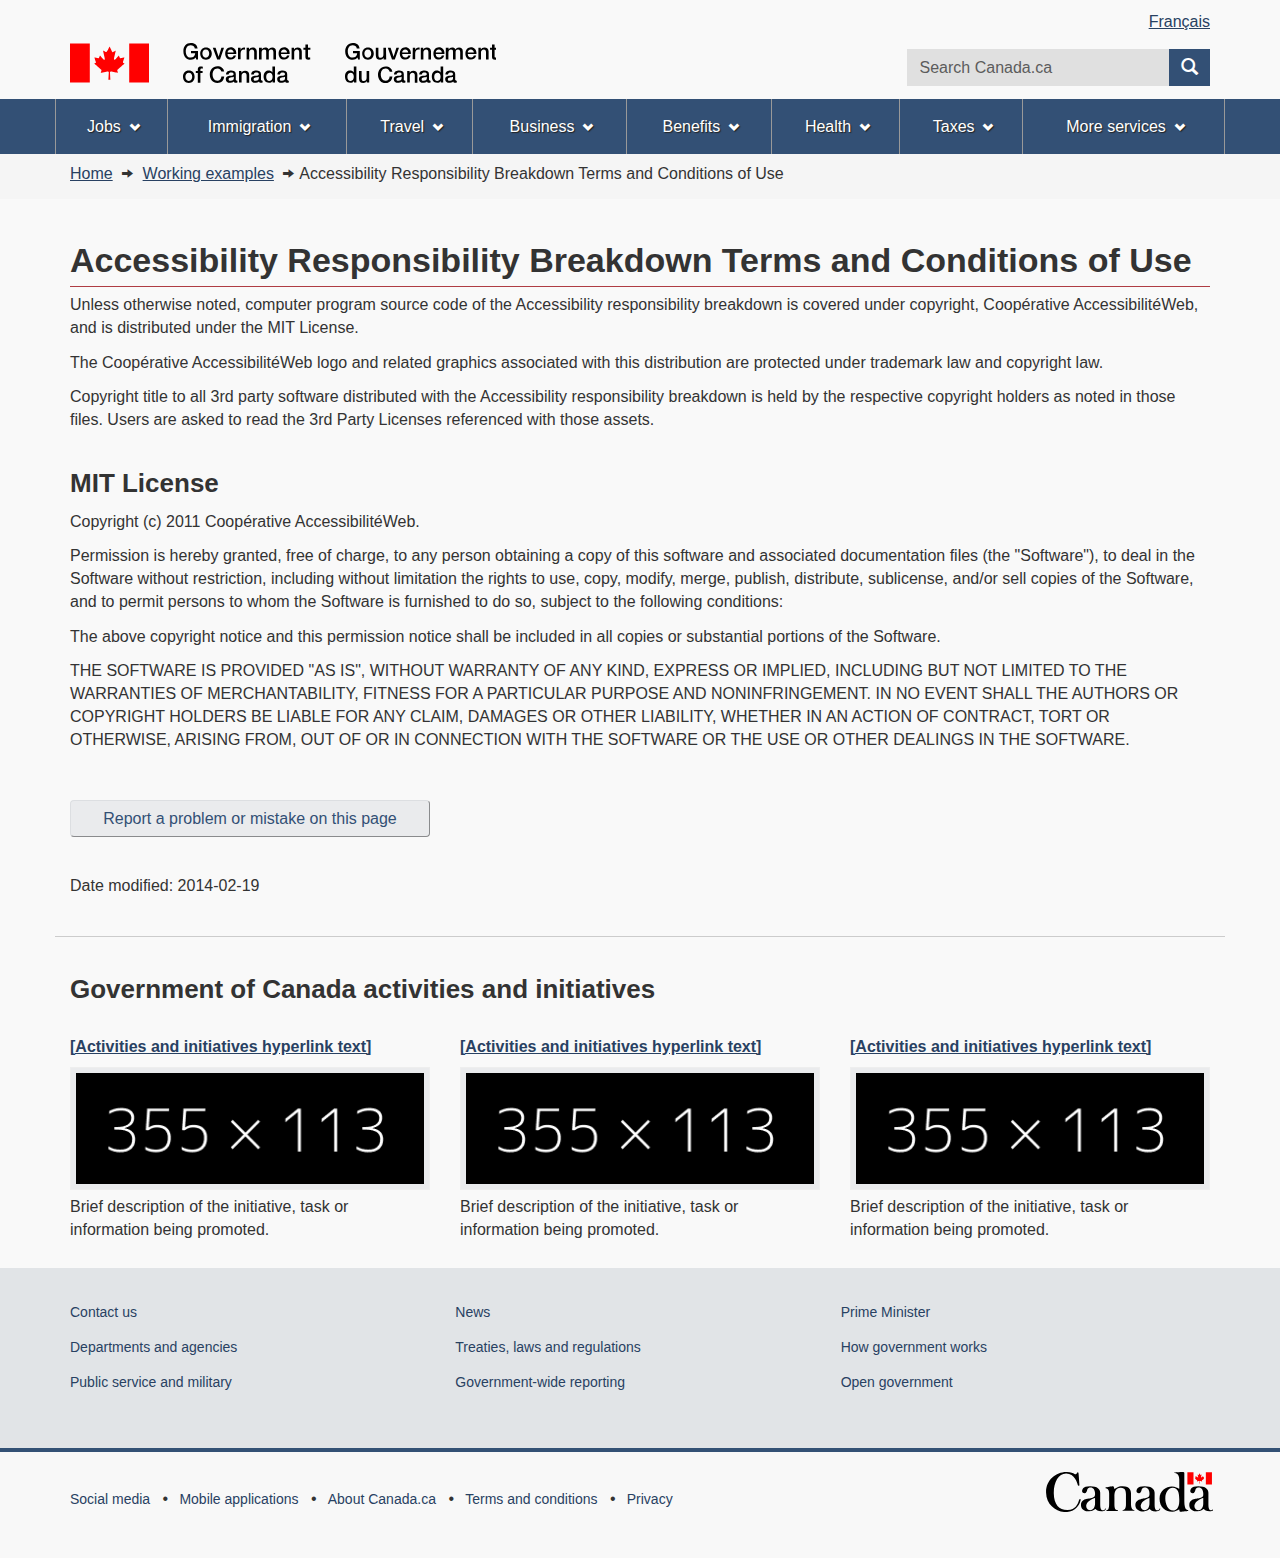
<file: demos/arb-rra/arb-rra-terms-en.html>
<!DOCTYPE html><!--[if lt IE 9]><html class="no-js lt-ie9" lang="en" dir="ltr"><![endif]--><!--[if gt IE 8]><!-->
<html class="no-js" lang="en" dir="ltr">
<!--<![endif]-->
<head>
<meta charset="utf-8">
<!-- Web Experience Toolkit (WET) / Boîte à outils de l'expérience Web (BOEW)
		wet-boew.github.io/wet-boew/License-en.html / wet-boew.github.io/wet-boew/Licence-fr.html -->
<title>Accessibility Responsibility Breakdown Terms and Conditions of Use - Canada.ca</title>
<meta content="width=device-width,initial-scale=1" name="viewport">
<!-- Meta data -->
<meta name="description" content="Web Experience Toolkit (WET) includes reusable components for building and maintaining innovative Web sites that are accessible, usable, and interoperable. These reusable components are open source software and free for use by departments and external Web communities">
<!-- Meta data-->
<!--[if gte IE 9 | !IE ]><!-->
<link href="../../GCWeb/assets/favicon.ico" rel="icon" type="image/x-icon">
<link rel="stylesheet" href="../../GCWeb/css/theme.min.css">
<!--<![endif]-->
<!--[if lt IE 9]>
		<link href="../../GCWeb/assets/favicon.ico" rel="shortcut icon" />
		
		<link rel="stylesheet" href="../../GCWeb/css/ie8-theme.min.css" />
		<script src="http://ajax.googleapis.com/ajax/libs/jquery/1.11.1/jquery.min.js"></script>
		<script src="../../wet-boew/js/ie8-wet-boew.min.js"></script>
		<![endif]-->
<!--[if lte IE 9]>
		
		
		<![endif]-->
<noscript><link rel="stylesheet" href="../../wet-boew/css/noscript.min.css" /></noscript>
<!-- Google Tag Manager DO NOT REMOVE OR MODIFY - NE PAS SUPPRIMER OU MODIFIER -->
<script>dataLayer1 = [];</script>
<!-- End Google Tag Manager -->
</head>
<body vocab="http://schema.org/" typeof="WebPage">
<!-- Google Tag Manager DO NOT REMOVE OR MODIFY - NE PAS SUPPRIMER OU MODIFIER -->
<noscript><iframe title="Google Tag Manager" src="//www.googletagmanager.com/ns.html?id=GTM-TLGQ9K" height="0" width="0" style="display:none;visibility:hidden"></iframe></noscript>
<script>(function(w,d,s,l,i){w[l]=w[l]||[];w[l].push({'gtm.start': new Date().getTime(),event:'gtm.js'});var f=d.getElementsByTagName(s)[0], j=d.createElement(s),dl=l!='dataLayer1'?'&l='+l:'';j.async=true;j.src='//www.googletagmanager.com/gtm.js?id='+i+dl;f.parentNode.insertBefore(j,f);})(window,document,'script','dataLayer1','GTM-TLGQ9K');</script>
<!-- End Google Tag Manager -->
<ul id="wb-tphp">
<li class="wb-slc">
<a class="wb-sl" href="#wb-cont">Skip to main content</a>
</li>
<li class="wb-slc visible-sm visible-md visible-lg">
<a class="wb-sl" href="#wb-info">Skip to "About this site"</a>
</li>
</ul><header role="banner">
<div id="wb-bnr" class="container">
<section id="wb-lng" class="visible-md visible-lg text-right">
<h2 class="wb-inv">Language selection</h2>
<div class="row">
<div class="col-md-12">
<ul class="list-inline margin-bottom-none">
<li><a lang="fr" href="arb-rra-terms-fr.html">Français</a></li>
</ul>
</div>
</div>
</section>
<div class="row">
<div class="brand col-xs-8 col-sm-9 col-md-6">
<a href="https://www.canada.ca/en.html"><object type="image/svg+xml" tabindex="-1" data="../../GCWeb/assets/sig-blk-en.svg"></object><span class="wb-inv"> Government of Canada</span></a>
</div>
<section class="wb-mb-links col-xs-4 col-sm-3 visible-sm visible-xs" id="wb-glb-mn">
<h2>Search and menus</h2>
<ul class="list-inline text-right chvrn">
<li><a href="#mb-pnl" title="Search and menus" aria-controls="mb-pnl" class="overlay-lnk" role="button"><span class="glyphicon glyphicon-search"><span class="glyphicon glyphicon-th-list"><span class="wb-inv">Search and menus</span></span></span></a></li>
</ul>
<div id="mb-pnl"></div>
</section>
<section id="wb-srch" class="col-xs-6 text-right visible-md visible-lg">
<h2>Search</h2>
<form action="#" method="post" name="cse-search-box" role="search" class="form-inline">
<div class="form-group">
<label for="wb-srch-q" class="wb-inv">Search website</label>
<input id="wb-srch-q" list="wb-srch-q-ac" class="wb-srch-q form-control" name="q" type="search" value="" size="27" maxlength="150" placeholder="Search Canada.ca">
<datalist id="wb-srch-q-ac">
<!--[if lte IE 9]><select><![endif]-->
<!--[if lte IE 9]></select><![endif]-->
</datalist>
</div>
<div class="form-group submit">
<button type="submit" id="wb-srch-sub" class="btn btn-primary btn-small" name="wb-srch-sub"><span class="glyphicon-search glyphicon"></span><span class="wb-inv">Search</span></button>
</div>
</form>
</section>
</div>
</div>
<nav role="navigation" id="wb-sm" data-ajax-replace="../../ajax/sitemenu-en.html" data-trgt="mb-pnl" class="wb-menu visible-md visible-lg" typeof="SiteNavigationElement">
<div class="container nvbar">
<h2>Topics menu</h2>
<div class="row">
<ul class="list-inline menu">
<li><a href="https://www.canada.ca/en/services/jobs.html">Jobs</a></li>
<li><a href="http://www.cic.gc.ca/english/index.asp">Immigration</a></li>
<li><a href="https://travel.gc.ca/">Travel</a></li>
<li><a href="https://www.canada.ca/en/services/business.html">Business</a></li>
<li><a href="https://www.canada.ca/en/services/benefits.html">Benefits</a></li>
<li><a href="https://www.canada.ca/en/services/health.html">Health</a></li>
<li><a href="https://www.canada.ca/en/services/taxes.html">Taxes</a></li>
<li><a href="https://www.canada.ca/en/services.html">More services</a></li>
</ul>
</div>
</div>
</nav>
<nav role="navigation" id="wb-bc" property="breadcrumb">
<h2>You are here:</h2>
<div class="container">
<div class="row">
<ol class="breadcrumb">
<li>
<a href="http://wet-boew.github.io/wet-boew/index-en.html">Home</a>
</li>
<li>
<a href="http://wet-boew.github.io/wet-boew/demos/index-en.html">Working examples</a>
</li>
<li>Accessibility Responsibility Breakdown Terms and Conditions of Use</li>
</ol>
</div>
</div>
</nav>
</header>
<main role="main" property="mainContentOfPage" class="container">
<h1 property="name" id="wb-cont">Accessibility Responsibility Breakdown Terms and Conditions of Use</h1>
<p>Unless otherwise noted, computer program source code of the Accessibility responsibility breakdown is covered under copyright, <span lang="fr">Coopérative AccessibilitéWeb</span>, and is distributed under the MIT License.</p>
<p>The <span lang="fr">Coopérative AccessibilitéWeb</span> logo and related graphics associated with this distribution are protected under trademark law and copyright law.</p>
<p>Copyright title to all 3rd party software distributed with the Accessibility responsibility breakdown is held by the respective copyright holders as noted in those files. Users are asked to read the 3rd Party Licenses referenced with those assets.</p>
<section>
<h2>MIT License</h2>
<p>Copyright (c) 2011 <span lang="en">Coopérative AccessibilitéWeb</span>.</p>
<p>Permission is hereby granted, free of charge, to any person obtaining a copy of this software and associated documentation files (the "Software"), to deal in the Software without restriction, including without limitation the rights to use, copy, modify, merge, publish, distribute, sublicense, and/or sell copies of the Software, and to permit persons to whom the Software is furnished to do so, subject to the following conditions:</p>
<p>The above copyright notice and this permission notice shall be included in all copies or substantial portions of the Software.</p>
<p>THE SOFTWARE IS PROVIDED "AS IS", WITHOUT WARRANTY OF ANY KIND, EXPRESS OR IMPLIED, INCLUDING BUT NOT LIMITED TO THE WARRANTIES OF MERCHANTABILITY, FITNESS FOR A PARTICULAR PURPOSE AND NONINFRINGEMENT. IN NO EVENT SHALL THE AUTHORS OR COPYRIGHT HOLDERS BE LIABLE FOR ANY CLAIM, DAMAGES OR OTHER LIABILITY, WHETHER IN AN ACTION OF CONTRACT, TORT OR OTHERWISE, ARISING FROM, OUT OF OR IN CONNECTION WITH THE SOFTWARE OR THE USE OR OTHER DEALINGS IN THE SOFTWARE.</p>
</section>
<div class="row pagedetails">
<div class="col-sm-6 col-lg-4 mrgn-tp-sm">
<a href="https://www.canada.ca/en/report-problem.html" class="btn btn-default btn-block">Report a problem or mistake on this page</a>
</div>
<div class="datemod col-xs-12 mrgn-tp-lg">
<dl id="wb-dtmd">
<dt>Date modified:&#32;</dt>
<dd><time property="dateModified">2014-02-19</time></dd>
</dl>
</div>
</div>
</main>
<aside class="gc-nttvs container">
<h2>Government of Canada activities and initiatives</h2>
<div id="gcwb_prts" class="wb-eqht row">
<section class="col-lg-4 col-md-6 mrgn-bttm-md">
<a rel="external" href="#">
<h3 class="h5">[Activities and initiatives hyperlink text]</h3>
<img class="img-responsive thumbnail mrgn-bttm-sm" src="../../img/features/355x113.png" alt="">
</a>
<p>Brief description of the initiative, task or information being promoted.</p>
</section>
<section class="col-lg-4 col-md-6 mrgn-bttm-md">
<a rel="external" href="#">
<h3 class="h5">[Activities and initiatives hyperlink text]</h3>
<img class="img-responsive thumbnail mrgn-bttm-sm" src="../../img/features/355x113.png" alt="">
</a>
<p>Brief description of the initiative, task or information being promoted.</p>
</section>
<section class="col-lg-4 col-md-6 mrgn-bttm-md">
<a rel="external" href="#">
<h3 class="h5">[Activities and initiatives hyperlink text]</h3>
<img class="img-responsive thumbnail mrgn-bttm-sm" src="../../img/features/355x113.png" alt="">
</a>
<p>Brief description of the initiative, task or information being promoted.</p>
</section>
</div>
</aside>
<footer role="contentinfo" id="wb-info">
<nav role="navigation" class="container wb-navcurr">
<h2 class="wb-inv">About government</h2>
<ul class="list-unstyled colcount-sm-2 colcount-md-3">
<li><a href="https://www.canada.ca/en/contact.html">Contact us</a></li>
<li><a href="https://www.canada.ca/en/government/dept.html">Departments and agencies</a></li>
<li><a href="https://www.canada.ca/en/government/publicservice.html">Public service and military</a></li>
<li><a href="https://www.canada.ca/en/news.html">News</a></li>
<li><a href="https://www.canada.ca/en/government/system/laws.html">Treaties, laws and regulations</a></li>
<li><a href="https://www.canada.ca/en/transparency/reporting.html">Government-wide reporting</a></li>
<li><a href="http://pm.gc.ca/eng">Prime Minister</a></li>
<li><a href="https://www.canada.ca/en/government/system.html">How government works</a></li>
<li><a href="http://open.canada.ca/en/">Open government</a></li>
</ul> </nav>
<div class="brand">
<div class="container">
<div class="row">
<nav class="col-md-10 ftr-urlt-lnk">
<h2 class="wb-inv">About this site</h2>
<ul>
<li><a href="https://www.canada.ca/en/social.html">Social media</a></li>
<li><a href="https://www.canada.ca/en/mobile.html">Mobile applications</a></li>
<li><a href="https://www1.canada.ca/en/newsite.html">About Canada.ca</a></li>
<li><a href="https://www.canada.ca/en/transparency/terms.html">Terms and conditions</a></li>
<li><a href="https://www.canada.ca/en/transparency/privacy.html">Privacy</a></li>
</ul>
</nav>
<div class="col-xs-6 visible-sm visible-xs tofpg">
<a href="#wb-cont">Top of Page <span class="glyphicon glyphicon-chevron-up"></span></a>
</div>
<div class="col-xs-6 col-md-2 text-right">
<object type="image/svg+xml" tabindex="-1" role="img" data="../../GCWeb/assets/wmms-blk.svg" aria-label="Symbol of the Government of Canada"></object>
</div>
</div>
</div>
</div>
</footer>
<!--[if gte IE 9 | !IE ]><!-->
<script src="https://ajax.googleapis.com/ajax/libs/jquery/2.1.4/jquery.js"></script>
<script src="../../wet-boew/js/wet-boew.min.js"></script>
<!--<![endif]-->
<!--[if lt IE 9]>
		<script src="../../wet-boew/js/ie8-wet-boew2.min.js"></script>
		
		<![endif]-->
<script src="../../GCWeb/js/theme.min.js"></script>
</body>
</html>
</file>
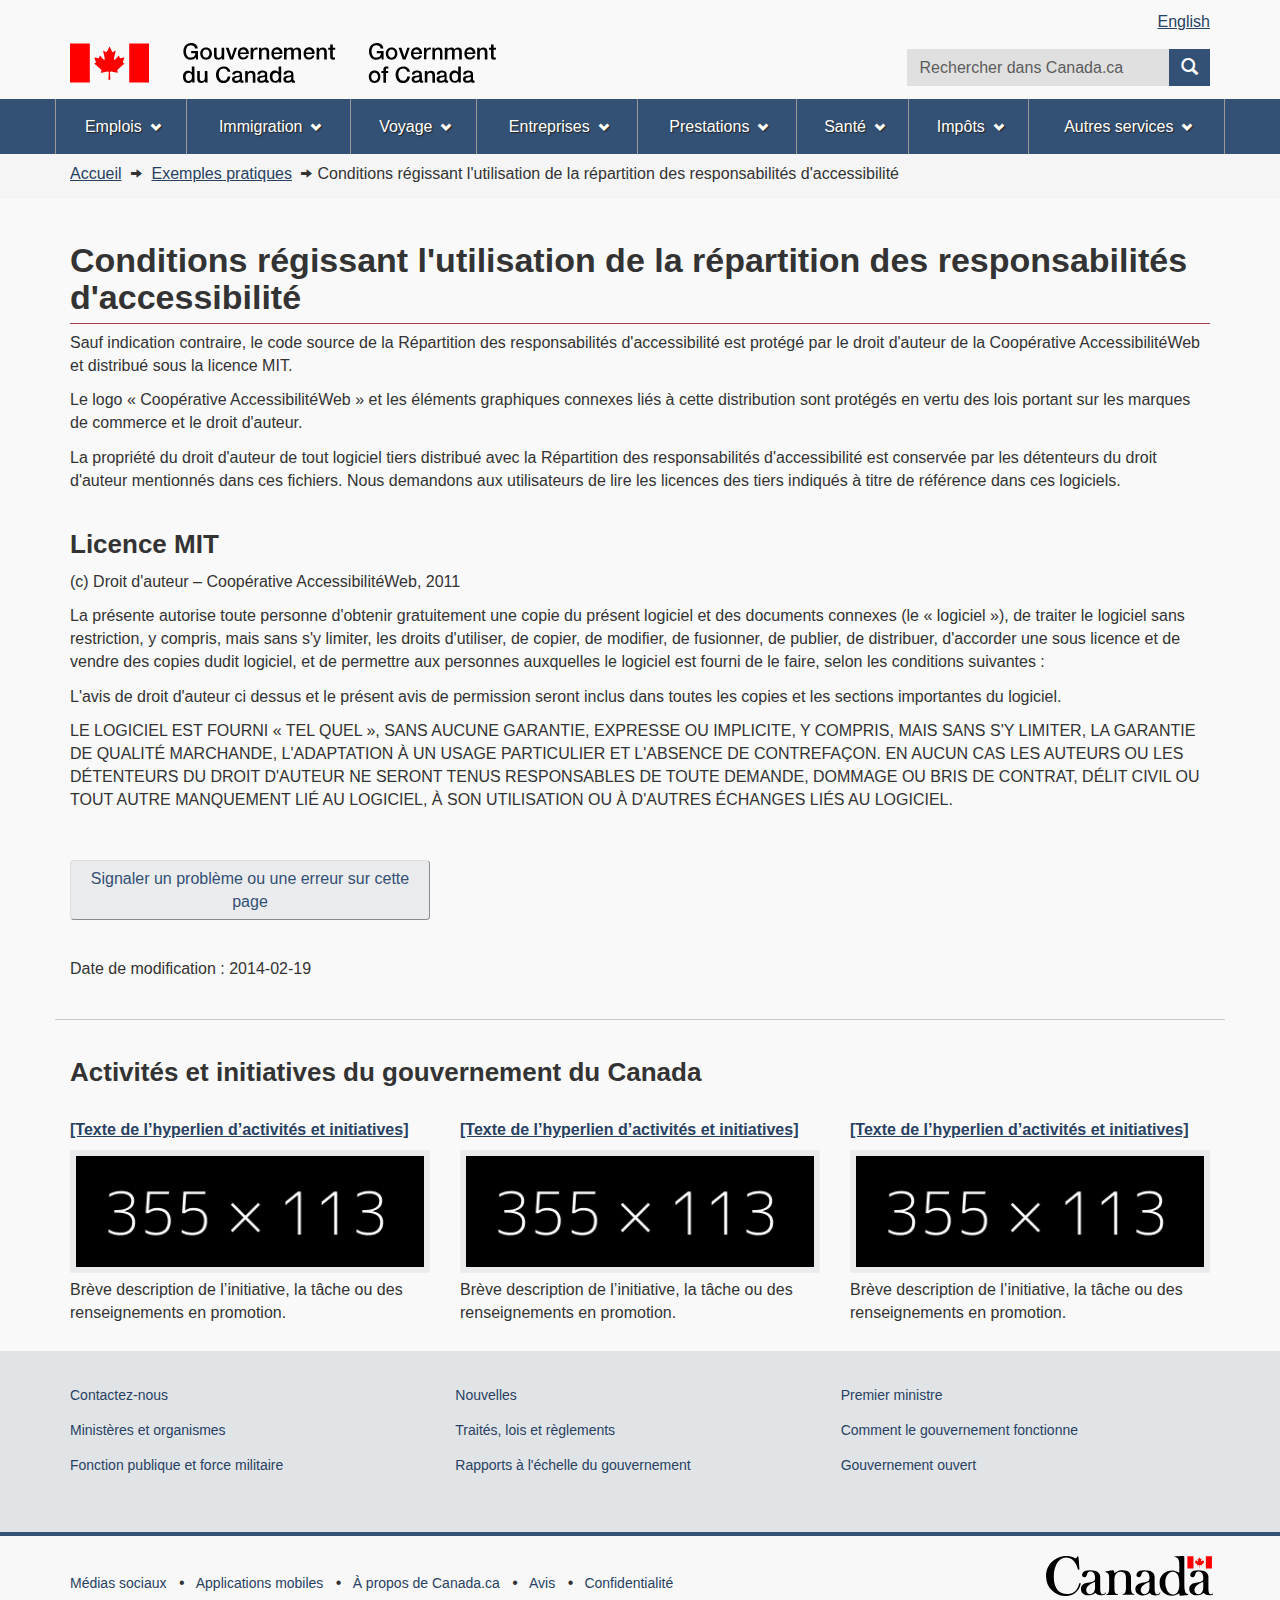
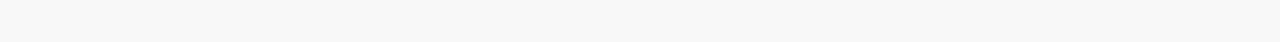
<file: demos/arb-rra/arb-rra-terms-fr.html>
<!DOCTYPE html><!--[if lt IE 9]><html class="no-js lt-ie9" lang="fr" dir="ltr"><![endif]--><!--[if gt IE 8]><!-->
<html class="no-js" lang="fr" dir="ltr">
<!--<![endif]-->
<head>
<meta charset="utf-8">
<!-- Web Experience Toolkit (WET) / Boîte à outils de l'expérience Web (BOEW)
		wet-boew.github.io/wet-boew/License-en.html / wet-boew.github.io/wet-boew/Licence-fr.html -->
<title>Conditions régissant l'utilisation de la répartition des responsabilités d'accessibilité - Canada.ca</title>
<meta content="width=device-width,initial-scale=1" name="viewport">
<!-- Meta data -->
<meta name="description" content="La Boîte à outils de l’expérience Web (BOEW) rassemble différents composants réutilisables et prêts-à-utiliser pour la conception et la mise à jour de sites Web innovateurs qui sont à la fois accessibles, conviviaux et interopérables. Tous ces composants réutilisables sont des logiciels libres mis à la disposition des ministères et des collectivités Web externes.">
<!-- Meta data-->
<!--[if gte IE 9 | !IE ]><!-->
<link href="../../GCWeb/assets/favicon.ico" rel="icon" type="image/x-icon">
<link rel="stylesheet" href="../../GCWeb/css/theme.min.css">
<!--<![endif]-->
<!--[if lt IE 9]>
		<link href="../../GCWeb/assets/favicon.ico" rel="shortcut icon" />
		
		<link rel="stylesheet" href="../../GCWeb/css/ie8-theme.min.css" />
		<script src="http://ajax.googleapis.com/ajax/libs/jquery/1.11.1/jquery.min.js"></script>
		<script src="../../wet-boew/js/ie8-wet-boew.min.js"></script>
		<![endif]-->
<!--[if lte IE 9]>
		
		
		<![endif]-->
<noscript><link rel="stylesheet" href="../../wet-boew/css/noscript.min.css" /></noscript>
<!-- Google Tag Manager DO NOT REMOVE OR MODIFY - NE PAS SUPPRIMER OU MODIFIER -->
<script>dataLayer1 = [];</script>
<!-- End Google Tag Manager -->
</head>
<body vocab="http://schema.org/" typeof="WebPage">
<!-- Google Tag Manager DO NOT REMOVE OR MODIFY - NE PAS SUPPRIMER OU MODIFIER -->
<noscript><iframe title="Google Tag Manager" src="//www.googletagmanager.com/ns.html?id=GTM-TLGQ9K" height="0" width="0" style="display:none;visibility:hidden"></iframe></noscript>
<script>(function(w,d,s,l,i){w[l]=w[l]||[];w[l].push({'gtm.start': new Date().getTime(),event:'gtm.js'});var f=d.getElementsByTagName(s)[0], j=d.createElement(s),dl=l!='dataLayer1'?'&l='+l:'';j.async=true;j.src='//www.googletagmanager.com/gtm.js?id='+i+dl;f.parentNode.insertBefore(j,f);})(window,document,'script','dataLayer1','GTM-TLGQ9K');</script>
<!-- End Google Tag Manager -->
<ul id="wb-tphp">
<li class="wb-slc">
<a class="wb-sl" href="#wb-cont">Passer au contenu principal</a>
</li>
<li class="wb-slc visible-sm visible-md visible-lg">
<a class="wb-sl" href="#wb-info">Passer à «&#160;À propos de ce site&#160;»</a>
</li>
</ul><header role="banner">
<div id="wb-bnr" class="container">
<section id="wb-lng" class="visible-md visible-lg text-right">
<h2 class="wb-inv">Sélection de la langue</h2>
<div class="row">
<div class="col-md-12">
<ul class="list-inline margin-bottom-none">
<li><a lang="en" href="arb-rra-planAccess-en.html">English</a></li>
</ul>
</div>
</div>
</section>
<div class="row">
<div class="brand col-xs-8 col-sm-9 col-md-6">
<a href="https://www.canada.ca/fr.html"><object type="image/svg+xml" tabindex="-1" data="../../GCWeb/assets/sig-blk-fr.svg"></object><span class="wb-inv"> Gouvernement du Canada</span></a>
</div>
<section class="wb-mb-links col-xs-4 col-sm-3 visible-sm visible-xs" id="wb-glb-mn">
<h2>Recherche et menus</h2>
<ul class="list-inline text-right chvrn">
<li><a href="#mb-pnl" title="Recherche et menus" aria-controls="mb-pnl" class="overlay-lnk" role="button"><span class="glyphicon glyphicon-search"><span class="glyphicon glyphicon-th-list"><span class="wb-inv">Recherche et menus</span></span></span></a></li>
</ul>
<div id="mb-pnl"></div>
</section>
<section id="wb-srch" class="col-xs-6 text-right visible-md visible-lg">
<h2>Recherche</h2>
<form action="#" method="post" name="cse-search-box" role="search" class="form-inline">
<div class="form-group">
<label for="wb-srch-q" class="wb-inv">Recherchez le site Web</label>
<input id="wb-srch-q" list="wb-srch-q-ac" class="wb-srch-q form-control" name="q" type="search" value="" size="27" maxlength="150" placeholder="Rechercher dans Canada.ca">
<datalist id="wb-srch-q-ac">
<!--[if lte IE 9]><select><![endif]-->
<!--[if lte IE 9]></select><![endif]-->
</datalist>
</div>
<div class="form-group submit">
<button type="submit" id="wb-srch-sub" class="btn btn-primary btn-small" name="wb-srch-sub"><span class="glyphicon-search glyphicon"></span><span class="wb-inv">Recherche</span></button>
</div>
</form>
</section>
</div>
</div>
<nav role="navigation" id="wb-sm" data-ajax-replace="../../ajax/sitemenu-fr.html" data-trgt="mb-pnl" class="wb-menu visible-md visible-lg" typeof="SiteNavigationElement">
<div class="container nvbar">
<h2>Menu des sujets</h2>
<div class="row">
<ul class="list-inline menu">
<li><a href="https://www.canada.ca/fr/services/emplois.html">Emplois</a></li>
<li><a href="http://www.cic.gc.ca/francais/index.asp">Immigration</a></li>
<li><a href="https://voyage.gc.ca/">Voyage</a></li>
<li><a href="https://www.canada.ca/fr/services/entreprises.html">Entreprises</a></li>
<li><a href="https://www.canada.ca/fr/services/prestations.html">Prestations</a></li>
<li><a href="https://www.canada.ca/fr/services/sante.html">Santé</a></li>
<li><a href="https://www.canada.ca/fr/services/impots.html">Impôts</a></li>
<li><a href="https://www.canada.ca/fr/services.html">Autres services</a></li>
</ul>
</div>
</div>
</nav>
<nav role="navigation" id="wb-bc" property="breadcrumb">
<h2>Vous êtes ici :</h2>
<div class="container">
<div class="row">
<ol class="breadcrumb">
<li>
<a href="http://wet-boew.github.io/wet-boew/index-fr.html">Accueil</a>
</li>
<li>
<a href="http://wet-boew.github.io/wet-boew/demos/index-fr.html">Exemples pratiques</a>
</li>
<li>Conditions régissant l&#x27;utilisation de la répartition des responsabilités d&#x27;accessibilité</li>
</ol>
</div>
</div>
</nav>
</header>
<main role="main" property="mainContentOfPage" class="container">
<h1 property="name" id="wb-cont">Conditions régissant l'utilisation de la répartition des responsabilités d'accessibilité</h1>
<p>Sauf indication contraire, le code source de la Répartition des responsabilités d'accessibilité est protégé par le droit d'auteur de la Coopérative AccessibilitéWeb et distribué sous la licence MIT.</p>
<p>Le logo « Coopérative AccessibilitéWeb » et les éléments graphiques connexes liés à cette distribution sont protégés en vertu des lois portant sur les marques de commerce et le droit d'auteur.</p>
<p>La propriété du droit d'auteur de tout logiciel tiers distribué avec la Répartition des responsabilités d'accessibilité est conservée par les détenteurs du droit d'auteur mentionnés dans ces fichiers. Nous demandons aux utilisateurs de lire les licences des tiers indiqués à titre de référence dans ces logiciels.</p>
<section>
<h2>Licence MIT</h2>
<p>(c) Droit d'auteur – Coopérative AccessibilitéWeb, 2011</p>
<p>La présente autorise toute personne d'obtenir gratuitement une copie du présent logiciel et des documents connexes (le « logiciel »), de traiter le logiciel sans restriction, y compris, mais sans s'y limiter, les droits d'utiliser, de copier, de modifier, de fusionner, de publier, de distribuer, d'accorder une sous licence et de vendre des copies dudit logiciel, et de permettre aux personnes auxquelles le logiciel est fourni de le faire, selon les conditions suivantes&#160;:</p>
<p>L'avis de droit d'auteur ci dessus et le présent avis de permission seront inclus dans toutes les copies et les sections importantes du logiciel.</p>
<p>LE LOGICIEL EST FOURNI « TEL QUEL », SANS AUCUNE GARANTIE, EXPRESSE OU IMPLICITE, Y COMPRIS, MAIS SANS S'Y LIMITER, LA GARANTIE DE QUALITÉ MARCHANDE, L'ADAPTATION À UN USAGE PARTICULIER ET L'ABSENCE DE CONTREFAÇON. EN AUCUN CAS LES AUTEURS OU LES DÉTENTEURS DU DROIT D'AUTEUR NE SERONT TENUS RESPONSABLES DE TOUTE DEMANDE, DOMMAGE OU BRIS DE CONTRAT, DÉLIT CIVIL OU TOUT AUTRE MANQUEMENT LIÉ AU LOGICIEL, À SON UTILISATION OU À D'AUTRES ÉCHANGES LIÉS AU LOGICIEL.</p>
</section>
<div class="row pagedetails">
<div class="col-sm-6 col-lg-4 mrgn-tp-sm">
<a href="https://www.canada.ca/fr/signaler-probleme.html" class="btn btn-default btn-block">Signaler un problème ou une erreur sur cette page</a>
</div>
<div class="datemod col-xs-12 mrgn-tp-lg">
<dl id="wb-dtmd">
<dt>Date de modification&#160;:&#32;</dt>
<dd><time property="dateModified">2014-02-19</time></dd>
</dl>
</div>
</div>
</main>
<aside class="gc-nttvs container">
<h2>Activités et initiatives du gouvernement du Canada</h2>
<div id="gcwb_prts" class="wb-eqht row">
<section class="col-lg-4 col-md-6 mrgn-bttm-md">
<a rel="external" href="#">
<h3 class="h5">[Texte de l’hyperlien d’activités et initiatives]</h3>
<img class="img-responsive thumbnail mrgn-bttm-sm" src="../../img/features/355x113.png" alt="">
</a>
<p>Brève description de l’initiative, la tâche ou des renseignements en promotion.</p>
</section>
<section class="col-lg-4 col-md-6 mrgn-bttm-md">
<a rel="external" href="#">
<h3 class="h5">[Texte de l’hyperlien d’activités et initiatives]</h3>
<img class="img-responsive thumbnail mrgn-bttm-sm" src="../../img/features/355x113.png" alt="">
</a>
<p>Brève description de l’initiative, la tâche ou des renseignements en promotion.</p>
</section>
<section class="col-lg-4 col-md-6 mrgn-bttm-md">
<a rel="external" href="#">
<h3 class="h5">[Texte de l’hyperlien d’activités et initiatives]</h3>
<img class="img-responsive thumbnail mrgn-bttm-sm" src="../../img/features/355x113.png" alt="">
</a>
<p>Brève description de l’initiative, la tâche ou des renseignements en promotion.</p>
</section>
</div>
</aside>
<footer role="contentinfo" id="wb-info">
<nav role="navigation" class="container wb-navcurr">
<h2 class="wb-inv">Au sujet du gouvernement</h2>
<ul class="list-unstyled colcount-sm-2 colcount-md-3">
<li><a href="https://www.canada.ca/fr/contact.html">Contactez-nous</a></li>
<li><a href="https://www.canada.ca/fr/gouvernement/min.html">Ministères et organismes</a></li>
<li><a href="https://www.canada.ca/fr/gouvernement/fonctionpublique.html">Fonction publique et force militaire</a></li>
<li><a href="https://www.canada.ca/fr/nouvelles.html">Nouvelles</a></li>
<li><a href="https://www.canada.ca/fr/gouvernement/systeme/lois.html">Traités, lois et règlements</a></li>
<li><a href="https://www.canada.ca/fr/transparence/rapports.html">Rapports à l'échelle du gouvernement</a></li>
<li><a href="http://pm.gc.ca/fra">Premier ministre</a></li>
<li><a href="https://www.canada.ca/fr/gouvernement/systeme.html">Comment le gouvernement fonctionne</a></li>
<li><a href="http://ouvert.canada.ca/">Gouvernement ouvert</a></li>
</ul> </nav>
<div class="brand">
<div class="container">
<div class="row">
<nav class="col-md-10 ftr-urlt-lnk">
<h2 class="wb-inv">À propos du site</h2>
<ul>
<li><a href="https://www.canada.ca/fr/sociaux.html">Médias sociaux</a></li>
<li><a href="https://www.canada.ca/fr/mobile.html">Applications mobiles</a></li>
<li><a href="https://www1.canada.ca/fr/nouveausite.html">À propos de Canada.ca</a></li>
<li><a href="https://www.canada.ca/fr/transparence/avis.html">Avis</a></li>
<li><a href="https://www.canada.ca/fr/transparence/confidentialite.html">Confidentialité</a></li>
</ul>
</nav>
<div class="col-xs-6 visible-sm visible-xs tofpg">
<a href="#wb-cont">Haut de la page <span class="glyphicon glyphicon-chevron-up"></span></a>
</div>
<div class="col-xs-6 col-md-2 text-right">
<object type="image/svg+xml" tabindex="-1" role="img" data="../../GCWeb/assets/wmms-blk.svg" aria-label="Symbole du gouvernement du Canada"></object>
</div>
</div>
</div>
</div>
</footer>
<!--[if gte IE 9 | !IE ]><!-->
<script src="https://ajax.googleapis.com/ajax/libs/jquery/2.1.4/jquery.js"></script>
<script src="../../wet-boew/js/wet-boew.min.js"></script>
<!--<![endif]-->
<!--[if lt IE 9]>
		<script src="../../wet-boew/js/ie8-wet-boew2.min.js"></script>
		
		<![endif]-->
<script src="../../GCWeb/js/theme.min.js"></script>
</body>
</html>
</file>
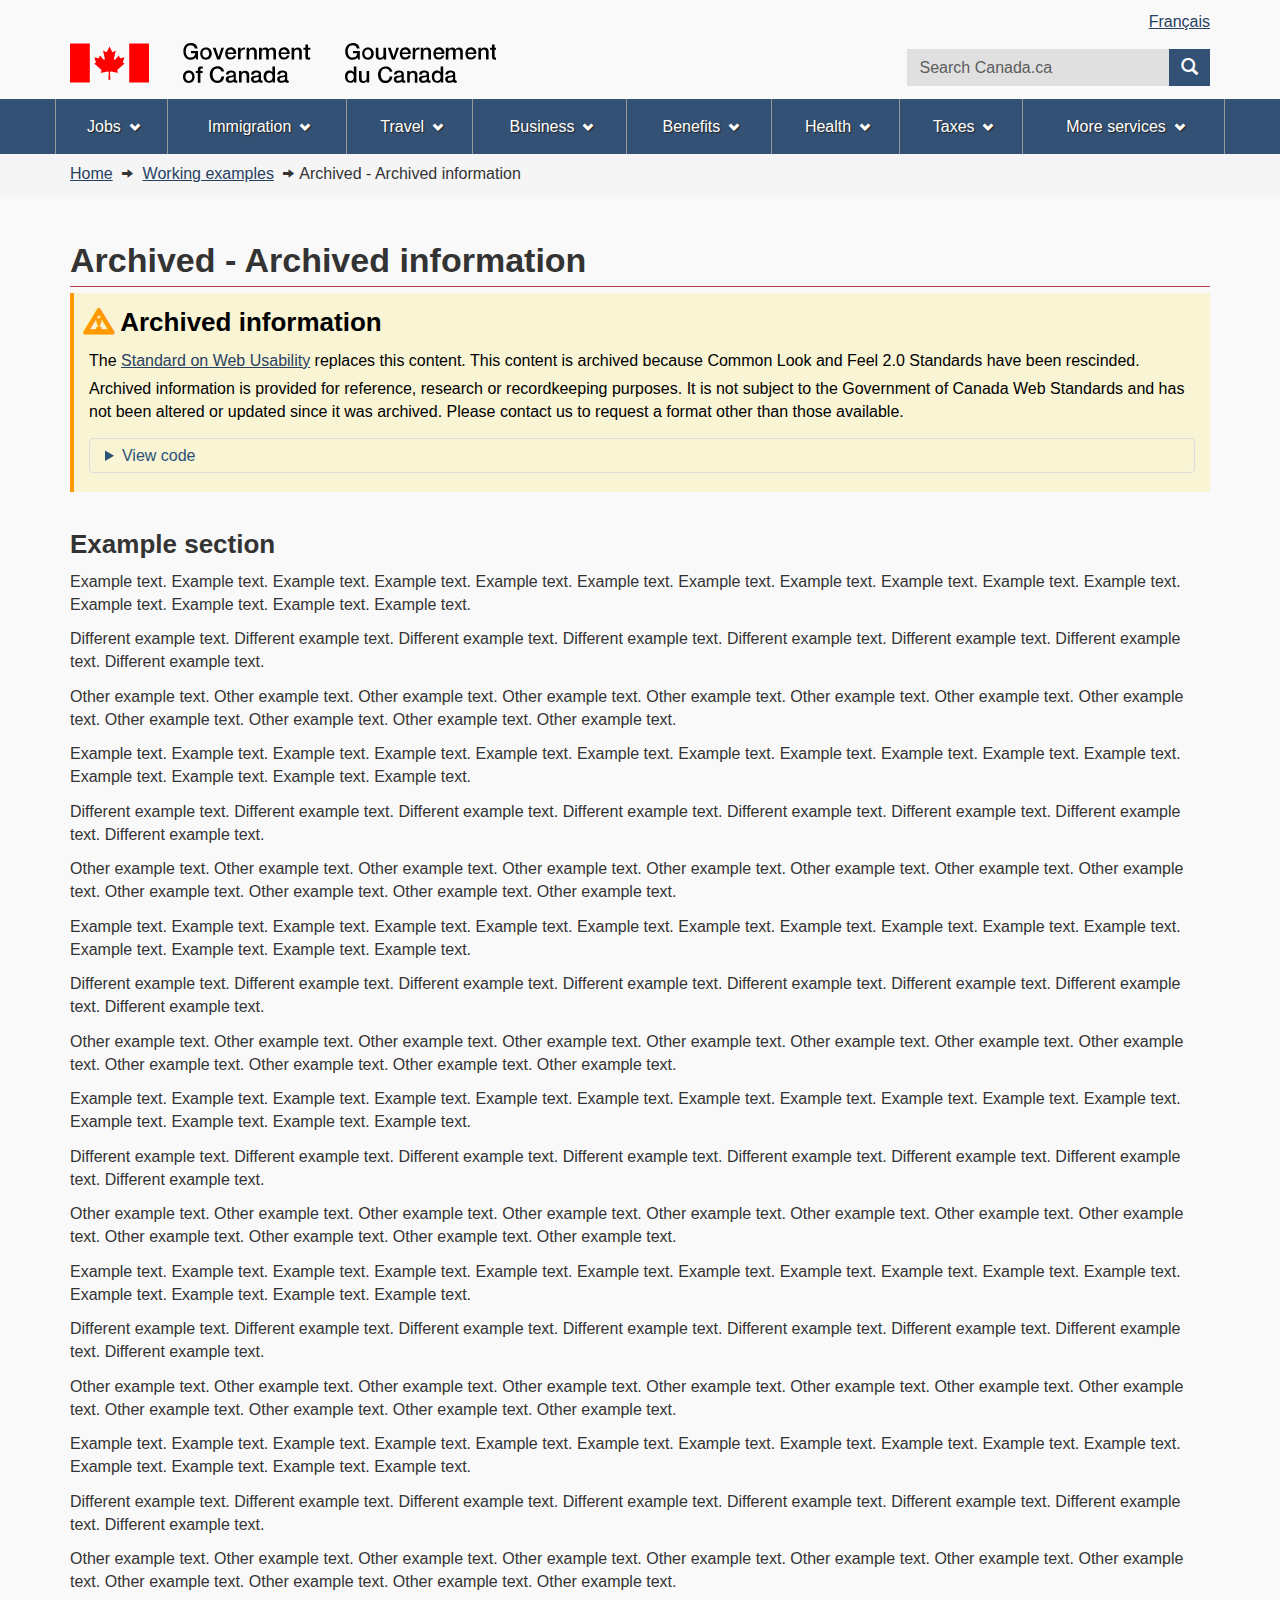
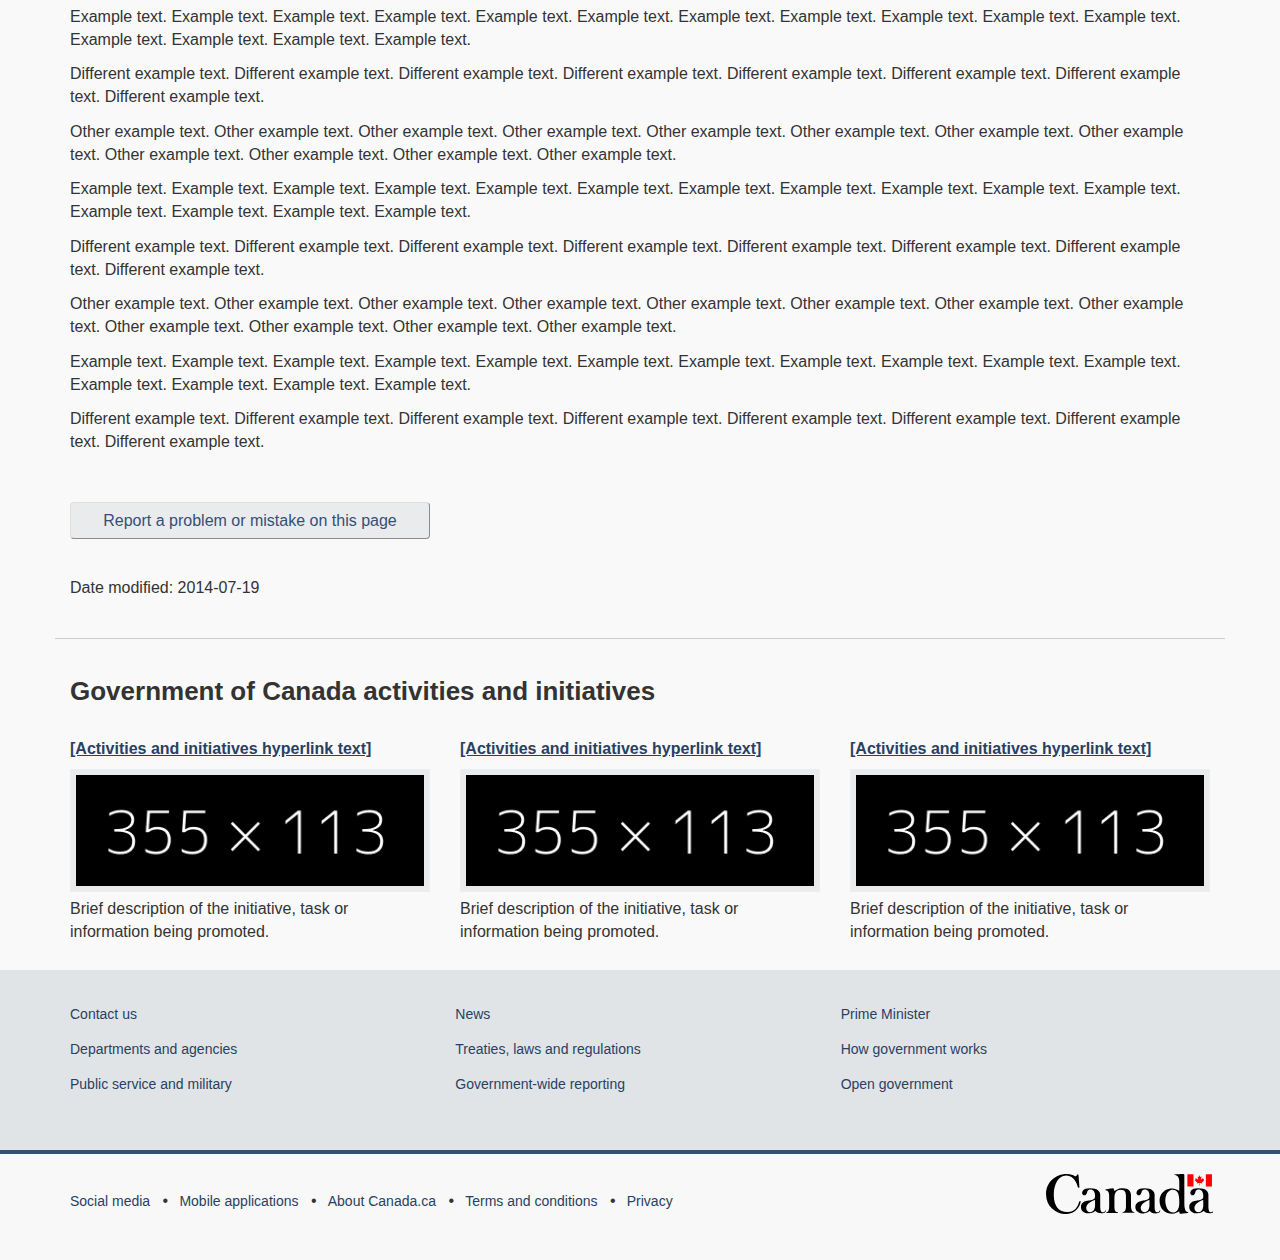
<file: demos/archived/archived-en.html>
<!DOCTYPE html><!--[if lt IE 9]><html class="no-js lt-ie9" lang="en" dir="ltr"><![endif]--><!--[if gt IE 8]><!-->
<html class="no-js" lang="en" dir="ltr">
<!--<![endif]-->
<head>
<meta charset="utf-8">
<!-- Web Experience Toolkit (WET) / Boîte à outils de l'expérience Web (BOEW)
		wet-boew.github.io/wet-boew/License-en.html / wet-boew.github.io/wet-boew/Licence-fr.html -->
<title>Archived - Archived information - Canada.ca</title>
<meta content="width=device-width,initial-scale=1" name="viewport">
<!-- Meta data -->
<meta name="description" content="Helps users identify Web pages that have been archived online.">
<!-- Meta data-->
<!--[if gte IE 9 | !IE ]><!-->
<link href="../../GCWeb/assets/favicon.ico" rel="icon" type="image/x-icon">
<link rel="stylesheet" href="../../GCWeb/css/theme.min.css">
<!--<![endif]-->
<link rel="stylesheet" href="demo/archived.min.css">
<!--[if lt IE 9]>
		<link href="../../GCWeb/assets/favicon.ico" rel="shortcut icon" />
		
		<link rel="stylesheet" href="../../GCWeb/css/ie8-theme.min.css" />
		<script src="http://ajax.googleapis.com/ajax/libs/jquery/1.11.1/jquery.min.js"></script>
		<script src="../../wet-boew/js/ie8-wet-boew.min.js"></script>
		<![endif]-->
<!--[if lte IE 9]>
		
		
		<![endif]-->
<noscript><link rel="stylesheet" href="../../wet-boew/css/noscript.min.css" /></noscript>
<!-- Google Tag Manager DO NOT REMOVE OR MODIFY - NE PAS SUPPRIMER OU MODIFIER -->
<script>dataLayer1 = [];</script>
<!-- End Google Tag Manager -->
</head>
<body vocab="http://schema.org/" typeof="WebPage">
<!-- Google Tag Manager DO NOT REMOVE OR MODIFY - NE PAS SUPPRIMER OU MODIFIER -->
<noscript><iframe title="Google Tag Manager" src="//www.googletagmanager.com/ns.html?id=GTM-TLGQ9K" height="0" width="0" style="display:none;visibility:hidden"></iframe></noscript>
<script>(function(w,d,s,l,i){w[l]=w[l]||[];w[l].push({'gtm.start': new Date().getTime(),event:'gtm.js'});var f=d.getElementsByTagName(s)[0], j=d.createElement(s),dl=l!='dataLayer1'?'&l='+l:'';j.async=true;j.src='//www.googletagmanager.com/gtm.js?id='+i+dl;f.parentNode.insertBefore(j,f);})(window,document,'script','dataLayer1','GTM-TLGQ9K');</script>
<!-- End Google Tag Manager -->
<ul id="wb-tphp">
<li class="wb-slc">
<a class="wb-sl" href="#wb-cont">Skip to main content</a>
</li>
<li class="wb-slc visible-sm visible-md visible-lg">
<a class="wb-sl" href="#wb-info">Skip to "About this site"</a>
</li>
</ul><header role="banner">
<div id="wb-bnr" class="container">
<section id="wb-lng" class="visible-md visible-lg text-right">
<h2 class="wb-inv">Language selection</h2>
<div class="row">
<div class="col-md-12">
<ul class="list-inline margin-bottom-none">
<li><a lang="fr" href="archived-fr.html">Français</a></li>
</ul>
</div>
</div>
</section>
<div class="row">
<div class="brand col-xs-8 col-sm-9 col-md-6">
<a href="https://www.canada.ca/en.html"><object type="image/svg+xml" tabindex="-1" data="../../GCWeb/assets/sig-blk-en.svg"></object><span class="wb-inv"> Government of Canada</span></a>
</div>
<section class="wb-mb-links col-xs-4 col-sm-3 visible-sm visible-xs" id="wb-glb-mn">
<h2>Search and menus</h2>
<ul class="list-inline text-right chvrn">
<li><a href="#mb-pnl" title="Search and menus" aria-controls="mb-pnl" class="overlay-lnk" role="button"><span class="glyphicon glyphicon-search"><span class="glyphicon glyphicon-th-list"><span class="wb-inv">Search and menus</span></span></span></a></li>
</ul>
<div id="mb-pnl"></div>
</section>
<section id="wb-srch" class="col-xs-6 text-right visible-md visible-lg">
<h2>Search</h2>
<form action="#" method="post" name="cse-search-box" role="search" class="form-inline">
<div class="form-group">
<label for="wb-srch-q" class="wb-inv">Search website</label>
<input id="wb-srch-q" list="wb-srch-q-ac" class="wb-srch-q form-control" name="q" type="search" value="" size="27" maxlength="150" placeholder="Search Canada.ca">
<datalist id="wb-srch-q-ac">
<!--[if lte IE 9]><select><![endif]-->
<!--[if lte IE 9]></select><![endif]-->
</datalist>
</div>
<div class="form-group submit">
<button type="submit" id="wb-srch-sub" class="btn btn-primary btn-small" name="wb-srch-sub"><span class="glyphicon-search glyphicon"></span><span class="wb-inv">Search</span></button>
</div>
</form>
</section>
</div>
</div>
<nav role="navigation" id="wb-sm" data-ajax-replace="../../ajax/sitemenu-en.html" data-trgt="mb-pnl" class="wb-menu visible-md visible-lg" typeof="SiteNavigationElement">
<div class="container nvbar">
<h2>Topics menu</h2>
<div class="row">
<ul class="list-inline menu">
<li><a href="https://www.canada.ca/en/services/jobs.html">Jobs</a></li>
<li><a href="http://www.cic.gc.ca/english/index.asp">Immigration</a></li>
<li><a href="https://travel.gc.ca/">Travel</a></li>
<li><a href="https://www.canada.ca/en/services/business.html">Business</a></li>
<li><a href="https://www.canada.ca/en/services/benefits.html">Benefits</a></li>
<li><a href="https://www.canada.ca/en/services/health.html">Health</a></li>
<li><a href="https://www.canada.ca/en/services/taxes.html">Taxes</a></li>
<li><a href="https://www.canada.ca/en/services.html">More services</a></li>
</ul>
</div>
</div>
</nav>
<nav role="navigation" id="wb-bc" property="breadcrumb">
<h2>You are here:</h2>
<div class="container">
<div class="row">
<ol class="breadcrumb">
<li>
<a href="http://wet-boew.github.io/wet-boew/index-en.html">Home</a>
</li>
<li>
<a href="http://wet-boew.github.io/wet-boew/demos/index-en.html">Working examples</a>
</li>
<li>Archived - Archived information</li>
</ol>
</div>
</div>
</nav>
</header>
<main role="main" property="mainContentOfPage" class="container">
<h1 property="name" id="wb-cont">Archived - Archived information</h1>
<span class="wb-prettify all-pre"></span>
<section id="archived" class="alert alert-warning wb-inview" data-inview="archived-bnr">
<h2>Archived information</h2>
<p>The <a href="http://www.tbs-sct.gc.ca/pol/doc-eng.aspx?id=24227">Standard on Web Usability</a> replaces this content. This content is archived because Common Look and Feel 2.0 Standards have been rescinded.</p>
<p>Archived information is provided for reference, research or recordkeeping purposes. It is not subject to the Government of Canada Web Standards and has not been altered or updated since it was archived. Please contact us to request a format other than those available.</p>
<details class="mrgn-tp-md">
<summary>View code</summary>
<section>
<h3>HTML</h3>
<pre><code>&lt;section id=&quot;archived&quot; class=&quot;alert alert-warning wb-inview&quot; data-inview=&quot;archived-bnr&quot;&gt;
	&lt;h2&gt;Archived information&lt;/h2&gt;
	&lt;p&gt;The &lt;a href=&quot;http://www.tbs-sct.gc.ca/pol/doc-eng.aspx?id=24227&quot;&gt;Standard on Web Usability&lt;/a&gt; replaces this content. This content is archived because Common Look and Feel 2.0 Standards have been rescinded.&lt;/p&gt;
	&lt;p&gt;Archived information is provided for reference, research or recordkeeping purposes. It is not subject to the Government of Canada Web Standards and has not been altered or updated since it was archived. Please contact us to request a format other than those available.&lt;/p&gt;
&lt;/section&gt;

&lt;section id=&quot;archived-bnr&quot; class=&quot;wb-overlay modal-content overlay-def wb-bar-t&quot;&gt;
	&lt;header&gt;
		&lt;h2 class=&quot;wb-inv&quot;&gt;Archived&lt;/h2&gt;
	&lt;/header&gt;
	&lt;p&gt;&lt;a href=&quot;#archived&quot;&gt;This page has been archived on the Web.&lt;/a&gt;&lt;/p&gt;
&lt;/section&gt;</code></pre>
</section>
<section>
<h3>CSS</h3>
<pre><code>#archived-bnr {
	background-color: #fd0;
}

#archived-bnr p {
	margin: 0;
	text-align: center;
}

#archived-bnr a {
	color: #000;
	display: block;
	font-weight: 700;
	padding: 0.75em 44px;
	text-decoration: underline;
}

#archived-bnr .overlay-close {
	color: #000;
}</code></pre>
</section>
</details>
</section>
<section id="archived-bnr" class="wb-overlay modal-content overlay-def wb-bar-t">
<header>
<h2 class="wb-inv">Archived</h2>
</header>
<p><a href="#archived">This page has been archived on the Web.</a></p>
</section>
<section>
<h2>Example section</h2>
<p>Example text. Example text. Example text. Example text. Example text. Example text. Example text. Example text. Example text. Example text. Example text. Example text. Example text. Example text. Example text.</p>
<p>Different example text. Different example text. Different example text. Different example text. Different example text. Different example text. Different example text. Different example text.</p>
<p>Other example text. Other example text. Other example text. Other example text. Other example text. Other example text. Other example text. Other example text. Other example text. Other example text. Other example text. Other example text.</p>
<p>Example text. Example text. Example text. Example text. Example text. Example text. Example text. Example text. Example text. Example text. Example text. Example text. Example text. Example text. Example text.</p>
<p>Different example text. Different example text. Different example text. Different example text. Different example text. Different example text. Different example text. Different example text.</p>
<p>Other example text. Other example text. Other example text. Other example text. Other example text. Other example text. Other example text. Other example text. Other example text. Other example text. Other example text. Other example text.</p>
<p>Example text. Example text. Example text. Example text. Example text. Example text. Example text. Example text. Example text. Example text. Example text. Example text. Example text. Example text. Example text.</p>
<p>Different example text. Different example text. Different example text. Different example text. Different example text. Different example text. Different example text. Different example text.</p>
<p>Other example text. Other example text. Other example text. Other example text. Other example text. Other example text. Other example text. Other example text. Other example text. Other example text. Other example text. Other example text.</p>
<p>Example text. Example text. Example text. Example text. Example text. Example text. Example text. Example text. Example text. Example text. Example text. Example text. Example text. Example text. Example text.</p>
<p>Different example text. Different example text. Different example text. Different example text. Different example text. Different example text. Different example text. Different example text.</p>
<p>Other example text. Other example text. Other example text. Other example text. Other example text. Other example text. Other example text. Other example text. Other example text. Other example text. Other example text. Other example text.</p>
<p>Example text. Example text. Example text. Example text. Example text. Example text. Example text. Example text. Example text. Example text. Example text. Example text. Example text. Example text. Example text.</p>
<p>Different example text. Different example text. Different example text. Different example text. Different example text. Different example text. Different example text. Different example text.</p>
<p>Other example text. Other example text. Other example text. Other example text. Other example text. Other example text. Other example text. Other example text. Other example text. Other example text. Other example text. Other example text.</p>
<p>Example text. Example text. Example text. Example text. Example text. Example text. Example text. Example text. Example text. Example text. Example text. Example text. Example text. Example text. Example text.</p>
<p>Different example text. Different example text. Different example text. Different example text. Different example text. Different example text. Different example text. Different example text.</p>
<p>Other example text. Other example text. Other example text. Other example text. Other example text. Other example text. Other example text. Other example text. Other example text. Other example text. Other example text. Other example text.</p>
<p>Example text. Example text. Example text. Example text. Example text. Example text. Example text. Example text. Example text. Example text. Example text. Example text. Example text. Example text. Example text.</p>
<p>Different example text. Different example text. Different example text. Different example text. Different example text. Different example text. Different example text. Different example text.</p>
<p>Other example text. Other example text. Other example text. Other example text. Other example text. Other example text. Other example text. Other example text. Other example text. Other example text. Other example text. Other example text.</p>
<p>Example text. Example text. Example text. Example text. Example text. Example text. Example text. Example text. Example text. Example text. Example text. Example text. Example text. Example text. Example text.</p>
<p>Different example text. Different example text. Different example text. Different example text. Different example text. Different example text. Different example text. Different example text.</p>
<p>Other example text. Other example text. Other example text. Other example text. Other example text. Other example text. Other example text. Other example text. Other example text. Other example text. Other example text. Other example text.</p>
<p>Example text. Example text. Example text. Example text. Example text. Example text. Example text. Example text. Example text. Example text. Example text. Example text. Example text. Example text. Example text.</p>
<p>Different example text. Different example text. Different example text. Different example text. Different example text. Different example text. Different example text. Different example text.</p>
</section>
<div class="row pagedetails">
<div class="col-sm-6 col-lg-4 mrgn-tp-sm">
<a href="https://www.canada.ca/en/report-problem.html" class="btn btn-default btn-block">Report a problem or mistake on this page</a>
</div>
<div class="datemod col-xs-12 mrgn-tp-lg">
<dl id="wb-dtmd">
<dt>Date modified:&#32;</dt>
<dd><time property="dateModified">2014-07-19</time></dd>
</dl>
</div>
</div>
</main>
<aside class="gc-nttvs container">
<h2>Government of Canada activities and initiatives</h2>
<div id="gcwb_prts" class="wb-eqht row">
<section class="col-lg-4 col-md-6 mrgn-bttm-md">
<a rel="external" href="#">
<h3 class="h5">[Activities and initiatives hyperlink text]</h3>
<img class="img-responsive thumbnail mrgn-bttm-sm" src="../../img/features/355x113.png" alt="">
</a>
<p>Brief description of the initiative, task or information being promoted.</p>
</section>
<section class="col-lg-4 col-md-6 mrgn-bttm-md">
<a rel="external" href="#">
<h3 class="h5">[Activities and initiatives hyperlink text]</h3>
<img class="img-responsive thumbnail mrgn-bttm-sm" src="../../img/features/355x113.png" alt="">
</a>
<p>Brief description of the initiative, task or information being promoted.</p>
</section>
<section class="col-lg-4 col-md-6 mrgn-bttm-md">
<a rel="external" href="#">
<h3 class="h5">[Activities and initiatives hyperlink text]</h3>
<img class="img-responsive thumbnail mrgn-bttm-sm" src="../../img/features/355x113.png" alt="">
</a>
<p>Brief description of the initiative, task or information being promoted.</p>
</section>
</div>
</aside>
<footer role="contentinfo" id="wb-info">
<nav role="navigation" class="container wb-navcurr">
<h2 class="wb-inv">About government</h2>
<ul class="list-unstyled colcount-sm-2 colcount-md-3">
<li><a href="https://www.canada.ca/en/contact.html">Contact us</a></li>
<li><a href="https://www.canada.ca/en/government/dept.html">Departments and agencies</a></li>
<li><a href="https://www.canada.ca/en/government/publicservice.html">Public service and military</a></li>
<li><a href="https://www.canada.ca/en/news.html">News</a></li>
<li><a href="https://www.canada.ca/en/government/system/laws.html">Treaties, laws and regulations</a></li>
<li><a href="https://www.canada.ca/en/transparency/reporting.html">Government-wide reporting</a></li>
<li><a href="http://pm.gc.ca/eng">Prime Minister</a></li>
<li><a href="https://www.canada.ca/en/government/system.html">How government works</a></li>
<li><a href="http://open.canada.ca/en/">Open government</a></li>
</ul> </nav>
<div class="brand">
<div class="container">
<div class="row">
<nav class="col-md-10 ftr-urlt-lnk">
<h2 class="wb-inv">About this site</h2>
<ul>
<li><a href="https://www.canada.ca/en/social.html">Social media</a></li>
<li><a href="https://www.canada.ca/en/mobile.html">Mobile applications</a></li>
<li><a href="https://www1.canada.ca/en/newsite.html">About Canada.ca</a></li>
<li><a href="https://www.canada.ca/en/transparency/terms.html">Terms and conditions</a></li>
<li><a href="https://www.canada.ca/en/transparency/privacy.html">Privacy</a></li>
</ul>
</nav>
<div class="col-xs-6 visible-sm visible-xs tofpg">
<a href="#wb-cont">Top of Page <span class="glyphicon glyphicon-chevron-up"></span></a>
</div>
<div class="col-xs-6 col-md-2 text-right">
<object type="image/svg+xml" tabindex="-1" role="img" data="../../GCWeb/assets/wmms-blk.svg" aria-label="Symbol of the Government of Canada"></object>
</div>
</div>
</div>
</div>
</footer>
<!--[if gte IE 9 | !IE ]><!-->
<script src="https://ajax.googleapis.com/ajax/libs/jquery/2.1.4/jquery.js"></script>
<script src="../../wet-boew/js/wet-boew.min.js"></script>
<!--<![endif]-->
<!--[if lt IE 9]>
		<script src="../../wet-boew/js/ie8-wet-boew2.min.js"></script>
		
		<![endif]-->
<script src="../../GCWeb/js/theme.min.js"></script>
</body>
</html>
</file>
<file: custom.css>
.gc-toc li {
	font-weight: 600;
}
.gc-toc ul li {
	font-weight: normal;
}

.dl-horizontal.brdr-0 dt, .dl-horizontal.brdr-0 dd{
	border: none;
}

table th {
	background-color:#CCC;
}

.noc-question {
	font-weight: 700;
	font-size: 1.2em;
}
.noc-question span {
	display: block;
	margin-top: 15px;
}

.noc-radio {
	margin-left: 25px;
}

.noc-quiz ul {
	margin-left: 25px;
}

.noc-quiz ul .glyphicon {
	margin-right: 25px;
}

.noc-quiz ul .glyphicon-remove {
	color:  red;
}

.noc-quiz ul .glyphicon-ok {
	color:  green;
}
</file>
<file: GCWeb/css/theme.min.css>
@charset "utf-8";/*!
 * Web Experience Toolkit (WET) / Boîte à outils de l'expérience Web (BOEW)
 * wet-boew.github.io/wet-boew/License-en.html / wet-boew.github.io/wet-boew/Licence-fr.html
 * v4.0.25-development - 2017-05-02
 *
 *//*!
 * Bootstrap v3.3.1 (http://getbootstrap.com)
 * Copyright 2011-2015 Twitter, Inc.
 * Licensed under MIT (https://github.com/twbs/bootstrap/blob/master/LICENSE)
 *//*!
 * GLYPHICONS Halflings for Twitter Bootstrap by GLYPHICONS.com | Licensed under http://www.apache.org/licenses/LICENSE-2.0
 *//*! normalize.css v3.0.2 | MIT License | git.io/normalize */html{font-family:sans-serif;-ms-text-size-adjust:100%;-webkit-text-size-adjust:100%}body{margin:0}article,aside,details,figcaption,figure,footer,header,hgroup,main,menu,nav,section,summary{display:block}audio,canvas,progress,video{display:inline-block;vertical-align:baseline}audio:not([controls]){display:none;height:0}[hidden],template{display:none}a{background-color:transparent}a:active,a:hover{outline:0}b,strong{font-weight:700}dfn{font-style:italic}h1{margin:.67em 0}mark{background:#ff0;color:#000}sub,sup{font-size:75%;line-height:0;position:relative;vertical-align:baseline}sup{top:-.5em}sub{bottom:-.25em}img{border:0}svg:not(:root){overflow:hidden}hr{-moz-box-sizing:content-box;-webkit-box-sizing:content-box;box-sizing:content-box;height:0}pre{overflow:auto}code,kbd,pre,samp{font-size:1em}button,input,optgroup,select,textarea{color:inherit;font:inherit;margin:0}button{overflow:visible}button,select{text-transform:none}button,html input[type=button],input[type=reset],input[type=submit]{-webkit-appearance:button;cursor:pointer}button[disabled],html input[disabled]{cursor:default}button::-moz-focus-inner,input::-moz-focus-inner{border:0;padding:0}input[type=checkbox],input[type=radio]{-webkit-box-sizing:border-box;-moz-box-sizing:border-box;box-sizing:border-box;padding:0}input[type=number]::-webkit-inner-spin-button,input[type=number]::-webkit-outer-spin-button{height:auto}input[type=search]::-webkit-search-cancel-button,input[type=search]::-webkit-search-decoration{-webkit-appearance:none}textarea{overflow:auto}optgroup{font-weight:700}table{border-collapse:collapse;border-spacing:0}td,th{padding:0}/*! Source: https://github.com/h5bp/html5-boilerplate/blob/master/src/css/main.css */@media print{*,:after,:before{background:transparent!important;color:#000!important;-webkit-box-shadow:none!important;box-shadow:none!important;text-shadow:none!important}a,a:visited{text-decoration:underline}a[href]:after{content:" (" attr(href) ")"}abbr[title]:after{content:" (" attr(title) ")"}a[href^="#"]:after,a[href^="javascript:"]:after{content:""}blockquote,pre{border:1px solid #999;page-break-inside:avoid}thead{display:table-header-group}img,tr{page-break-inside:avoid}img{max-width:100%!important}h2,h3,p{orphans:3;widows:3}h2,h3{page-break-after:avoid}select{background:#fff!important}.navbar{display:none}.btn>.caret,.dropup>.btn>.caret{border-top-color:#000!important}.label{border:1px solid #000}.table{border-collapse:collapse!important}.table td,.table th{background-color:#fff!important}.table-bordered td,.table-bordered th{border:1px solid #ddd!important}}@font-face{font-family:'Glyphicons Halflings';src:url(../../wet-boew/fonts/glyphicons-halflings-regular.eot);src:url(../../wet-boew/fonts/glyphicons-halflings-regular.eot?#iefix) format("embedded-opentype"),url(../../wet-boew/fonts/glyphicons-halflings-regular.woff) format("woff"),url(../../wet-boew/fonts/glyphicons-halflings-regular.ttf) format("truetype"),url(../../wet-boew/fonts/glyphicons-halflings-regular.svg#glyphicons_halflingsregular) format("svg")}.glyphicon{position:relative;top:1px;display:inline-block;font-family:'Glyphicons Halflings';font-style:normal;font-weight:400;line-height:1;-webkit-font-smoothing:antialiased;-moz-osx-font-smoothing:grayscale}.glyphicon-asterisk:before{content:"\2a"}.glyphicon-plus:before{content:"\2b"}.glyphicon-eur:before,.glyphicon-euro:before{content:"\20ac"}.glyphicon-minus:before{content:"\2212"}.glyphicon-cloud:before{content:"\2601"}.glyphicon-envelope:before{content:"\2709"}.glyphicon-pencil:before{content:"\270f"}.glyphicon-glass:before{content:"\e001"}.glyphicon-music:before{content:"\e002"}.glyphicon-search:before{content:"\e003"}.glyphicon-heart:before{content:"\e005"}.glyphicon-star:before{content:"\e006"}.glyphicon-star-empty:before{content:"\e007"}.glyphicon-user:before{content:"\e008"}.glyphicon-film:before{content:"\e009"}.glyphicon-th-large:before{content:"\e010"}.glyphicon-th:before{content:"\e011"}.glyphicon-th-list:before{content:"\e012"}.glyphicon-ok:before{content:"\e013"}.glyphicon-remove:before{content:"\e014"}.glyphicon-zoom-in:before{content:"\e015"}.glyphicon-zoom-out:before{content:"\e016"}.glyphicon-off:before{content:"\e017"}.glyphicon-signal:before{content:"\e018"}.glyphicon-cog:before{content:"\e019"}.glyphicon-trash:before{content:"\e020"}.glyphicon-home:before{content:"\e021"}.glyphicon-file:before{content:"\e022"}.glyphicon-time:before{content:"\e023"}.glyphicon-road:before{content:"\e024"}.glyphicon-download-alt:before{content:"\e025"}.glyphicon-download:before{content:"\e026"}.glyphicon-upload:before{content:"\e027"}.glyphicon-inbox:before{content:"\e028"}.glyphicon-play-circle:before{content:"\e029"}.glyphicon-repeat:before{content:"\e030"}.glyphicon-refresh:before{content:"\e031"}.glyphicon-list-alt:before{content:"\e032"}.glyphicon-lock:before{content:"\e033"}.glyphicon-flag:before{content:"\e034"}.glyphicon-headphones:before{content:"\e035"}.glyphicon-volume-off:before{content:"\e036"}.glyphicon-volume-down:before{content:"\e037"}.glyphicon-volume-up:before{content:"\e038"}.glyphicon-qrcode:before{content:"\e039"}.glyphicon-barcode:before{content:"\e040"}.glyphicon-tag:before{content:"\e041"}.glyphicon-tags:before{content:"\e042"}.glyphicon-book:before{content:"\e043"}.glyphicon-bookmark:before{content:"\e044"}.glyphicon-print:before{content:"\e045"}.glyphicon-camera:before{content:"\e046"}.glyphicon-font:before{content:"\e047"}.glyphicon-bold:before{content:"\e048"}.glyphicon-italic:before{content:"\e049"}.glyphicon-text-height:before{content:"\e050"}.glyphicon-text-width:before{content:"\e051"}.glyphicon-align-left:before{content:"\e052"}.glyphicon-align-center:before{content:"\e053"}.glyphicon-align-right:before{content:"\e054"}.glyphicon-align-justify:before{content:"\e055"}.glyphicon-list:before{content:"\e056"}.glyphicon-indent-left:before{content:"\e057"}.glyphicon-indent-right:before{content:"\e058"}.glyphicon-facetime-video:before{content:"\e059"}.glyphicon-picture:before{content:"\e060"}.glyphicon-map-marker:before{content:"\e062"}.glyphicon-adjust:before{content:"\e063"}.glyphicon-tint:before{content:"\e064"}.glyphicon-edit:before{content:"\e065"}.glyphicon-share:before{content:"\e066"}.glyphicon-check:before{content:"\e067"}.glyphicon-move:before{content:"\e068"}.glyphicon-step-backward:before{content:"\e069"}.glyphicon-fast-backward:before{content:"\e070"}.glyphicon-backward:before{content:"\e071"}.glyphicon-play:before{content:"\e072"}.glyphicon-pause:before{content:"\e073"}.glyphicon-stop:before{content:"\e074"}.glyphicon-forward:before{content:"\e075"}.glyphicon-fast-forward:before{content:"\e076"}.glyphicon-step-forward:before{content:"\e077"}.glyphicon-eject:before{content:"\e078"}.glyphicon-chevron-left:before{content:"\e079"}.glyphicon-chevron-right:before{content:"\e080"}.glyphicon-plus-sign:before{content:"\e081"}.glyphicon-minus-sign:before{content:"\e082"}.glyphicon-remove-sign:before{content:"\e083"}.glyphicon-ok-sign:before{content:"\e084"}.glyphicon-question-sign:before{content:"\e085"}.glyphicon-info-sign:before{content:"\e086"}.glyphicon-screenshot:before{content:"\e087"}.glyphicon-remove-circle:before{content:"\e088"}.glyphicon-ok-circle:before{content:"\e089"}.glyphicon-ban-circle:before{content:"\e090"}.glyphicon-arrow-left:before{content:"\e091"}.glyphicon-arrow-right:before{content:"\e092"}.glyphicon-arrow-up:before{content:"\e093"}.glyphicon-arrow-down:before{content:"\e094"}.glyphicon-share-alt:before{content:"\e095"}.glyphicon-resize-full:before{content:"\e096"}.glyphicon-resize-small:before{content:"\e097"}.glyphicon-exclamation-sign:before{content:"\e101"}.glyphicon-gift:before{content:"\e102"}.glyphicon-leaf:before{content:"\e103"}.glyphicon-fire:before{content:"\e104"}.glyphicon-eye-open:before{content:"\e105"}.glyphicon-eye-close:before{content:"\e106"}.glyphicon-warning-sign:before{content:"\e107"}.glyphicon-plane:before{content:"\e108"}.glyphicon-calendar:before{content:"\e109"}.glyphicon-random:before{content:"\e110"}.glyphicon-comment:before{content:"\e111"}.glyphicon-magnet:before{content:"\e112"}.glyphicon-chevron-up:before{content:"\e113"}.glyphicon-chevron-down:before{content:"\e114"}.glyphicon-retweet:before{content:"\e115"}.glyphicon-shopping-cart:before{content:"\e116"}.glyphicon-folder-close:before{content:"\e117"}.glyphicon-folder-open:before{content:"\e118"}.glyphicon-resize-vertical:before{content:"\e119"}.glyphicon-resize-horizontal:before{content:"\e120"}.glyphicon-hdd:before{content:"\e121"}.glyphicon-bullhorn:before{content:"\e122"}.glyphicon-bell:before{content:"\e123"}.glyphicon-certificate:before{content:"\e124"}.glyphicon-thumbs-up:before{content:"\e125"}.glyphicon-thumbs-down:before{content:"\e126"}.glyphicon-hand-right:before{content:"\e127"}.glyphicon-hand-left:before{content:"\e128"}.glyphicon-hand-up:before{content:"\e129"}.glyphicon-hand-down:before{content:"\e130"}.glyphicon-circle-arrow-right:before{content:"\e131"}.glyphicon-circle-arrow-left:before{content:"\e132"}.glyphicon-circle-arrow-up:before{content:"\e133"}.glyphicon-circle-arrow-down:before{content:"\e134"}.glyphicon-globe:before{content:"\e135"}.glyphicon-wrench:before{content:"\e136"}.glyphicon-tasks:before{content:"\e137"}.glyphicon-filter:before{content:"\e138"}.glyphicon-briefcase:before{content:"\e139"}.glyphicon-fullscreen:before{content:"\e140"}.glyphicon-dashboard:before{content:"\e141"}.glyphicon-paperclip:before{content:"\e142"}.glyphicon-heart-empty:before{content:"\e143"}.glyphicon-link:before{content:"\e144"}.glyphicon-phone:before{content:"\e145"}.glyphicon-pushpin:before{content:"\e146"}.glyphicon-usd:before{content:"\e148"}.glyphicon-gbp:before{content:"\e149"}.glyphicon-sort:before{content:"\e150"}.glyphicon-sort-by-alphabet:before{content:"\e151"}.glyphicon-sort-by-alphabet-alt:before{content:"\e152"}.glyphicon-sort-by-order:before{content:"\e153"}.glyphicon-sort-by-order-alt:before{content:"\e154"}.glyphicon-sort-by-attributes:before{content:"\e155"}.glyphicon-sort-by-attributes-alt:before{content:"\e156"}.glyphicon-unchecked:before{content:"\e157"}.glyphicon-expand:before{content:"\e158"}.glyphicon-collapse-down:before{content:"\e159"}.glyphicon-collapse-up:before{content:"\e160"}.glyphicon-log-in:before{content:"\e161"}.glyphicon-flash:before{content:"\e162"}.glyphicon-log-out:before{content:"\e163"}.glyphicon-new-window:before{content:"\e164"}.glyphicon-record:before{content:"\e165"}.glyphicon-save:before{content:"\e166"}.glyphicon-open:before{content:"\e167"}.glyphicon-saved:before{content:"\e168"}.glyphicon-import:before{content:"\e169"}.glyphicon-export:before{content:"\e170"}.glyphicon-send:before{content:"\e171"}.glyphicon-floppy-disk:before{content:"\e172"}.glyphicon-floppy-saved:before{content:"\e173"}.glyphicon-floppy-remove:before{content:"\e174"}.glyphicon-floppy-save:before{content:"\e175"}.glyphicon-floppy-open:before{content:"\e176"}.glyphicon-credit-card:before{content:"\e177"}.glyphicon-transfer:before{content:"\e178"}.glyphicon-cutlery:before{content:"\e179"}.glyphicon-header:before{content:"\e180"}.glyphicon-compressed:before{content:"\e181"}.glyphicon-earphone:before{content:"\e182"}.glyphicon-phone-alt:before{content:"\e183"}.glyphicon-tower:before{content:"\e184"}.glyphicon-stats:before{content:"\e185"}.glyphicon-sd-video:before{content:"\e186"}.glyphicon-hd-video:before{content:"\e187"}.glyphicon-subtitles:before{content:"\e188"}.glyphicon-sound-stereo:before{content:"\e189"}.glyphicon-sound-dolby:before{content:"\e190"}.glyphicon-sound-5-1:before{content:"\e191"}.glyphicon-sound-6-1:before{content:"\e192"}.glyphicon-sound-7-1:before{content:"\e193"}.glyphicon-copyright-mark:before{content:"\e194"}.glyphicon-registration-mark:before{content:"\e195"}.glyphicon-cloud-download:before{content:"\e197"}.glyphicon-cloud-upload:before{content:"\e198"}.glyphicon-tree-conifer:before{content:"\e199"}.glyphicon-tree-deciduous:before{content:"\e200"}*,:after,:before{-webkit-box-sizing:border-box;-moz-box-sizing:border-box;box-sizing:border-box}html{font-size:10px;-webkit-tap-highlight-color:transparent}body{line-height:1.4375;color:#333;background-color:#f9f9f9}button,input,select,textarea{font-family:inherit;font-size:inherit;line-height:inherit}a:focus,a:hover{color:#0535d2;text-decoration:underline}a:focus{outline:thin dotted;outline:5px auto -webkit-focus-ring-color;outline-offset:-2px}figure{margin:0}img{vertical-align:middle}.img-responsive{display:block;max-width:100%;height:auto}.img-rounded{border-radius:6px}.img-thumbnail{padding:4px;line-height:1.4375;background-color:#f9f9f9;border:1px solid #ddd;border-radius:4px;-webkit-transition:all .2s ease-in-out;transition:all .2s ease-in-out;display:inline-block;max-width:100%;height:auto}.img-circle{border-radius:50%}hr{margin-top:23px;margin-bottom:23px;border:0;border-top:1px solid #eee}.sr-only{position:absolute;width:1px;height:1px;margin:-1px;padding:0;overflow:hidden;clip:rect(0,0,0,0);border:0}.sr-only-focusable:active,.sr-only-focusable:focus{position:static;width:auto;height:auto;margin:0;overflow:visible;clip:auto}.h1,.h2,.h3,.h4,.h5,.h6,h1,h2,h3,h4,h5,h6{line-height:1.1;color:inherit}.h1 .small,.h1 small,.h2 .small,.h2 small,.h3 .small,.h3 small,.h4 .small,.h4 small,.h5 .small,.h5 small,.h6 .small,.h6 small,h1 .small,h1 small,h2 .small,h2 small,h3 .small,h3 small,h4 .small,h4 small,h5 .small,h5 small,h6 .small,h6 small{font-weight:400;line-height:1;color:#767676}.h1,.h2,.h3,h1,h2,h3{margin-top:23px;margin-bottom:11.5px}.h1 .small,.h1 small,.h2 .small,.h2 small,.h3 .small,.h3 small,h1 .small,h1 small,h2 .small,h2 small,h3 .small,h3 small{font-size:65%}.h4,.h5,.h6,h4,h5,h6{margin-bottom:11.5px}.h4 .small,.h4 small,.h5 .small,.h5 small,.h6 .small,.h6 small,h4 .small,h4 small,h5 .small,h5 small,h6 .small,h6 small{font-size:75%}.h1,h1{font-size:34px}p{margin:0 0 11.5px}.lead{margin-bottom:23px;font-size:18px;font-weight:300;line-height:1.4}@media (min-width:768px){.lead{font-size:24px}}.small,small{font-size:87%}.mark,mark{background-color:#fcf8e3;padding:.2em}.text-left{text-align:left}.text-right{text-align:right}.text-center{text-align:center}.text-justify{text-align:justify}.text-nowrap{white-space:nowrap}.text-lowercase{text-transform:lowercase}.text-uppercase{text-transform:uppercase}.text-capitalize{text-transform:capitalize}.text-muted{color:#767676}.text-primary{color:#2572b4}a.text-primary:hover{color:#1c578a}.text-success{color:#3c763d}a.text-success:hover{color:#2b542c}.text-info{color:#31708f}a.text-info:hover{color:#245269}.text-warning{color:#8a6d3b}a.text-warning:hover{color:#66512c}.text-danger{color:#a94442}a.text-danger:hover{color:#843534}.bg-primary{color:#fff;background-color:#2572b4}a.bg-primary:hover{background-color:#1c578a}.bg-success{background-color:#dff0d8}a.bg-success:hover{background-color:#c1e2b3}.bg-info{background-color:#d9edf7}a.bg-info:hover{background-color:#afd9ee}.bg-warning{background-color:#fcf8e3}a.bg-warning:hover{background-color:#f7ecb5}.bg-danger{background-color:#f2dede}a.bg-danger:hover{background-color:#e4b9b9}.page-header{padding-bottom:10.5px;margin:46px 0 23px;border-bottom:1px solid #eee}ol,ul{margin-top:0;margin-bottom:11.5px}ol ol,ol ul,ul ol,ul ul{margin-bottom:0}.list-unstyled{padding-left:0;list-style:none}.list-inline{padding-left:0;list-style:none;margin-left:-5px}.list-inline>li{display:inline-block;padding-left:5px;padding-right:5px}dl{margin-top:0;margin-bottom:23px}dd,dt{line-height:1.4375}dt{font-weight:700}dd{margin-left:0}.dl-horizontal dd:after,.dl-horizontal dd:before{content:" ";display:table}.dl-horizontal dd:after{clear:both}@media (min-width:768px){.dl-horizontal dt{float:left;width:160px;clear:left;text-align:right;overflow:hidden;text-overflow:ellipsis;white-space:nowrap}.dl-horizontal dd{margin-left:180px}}abbr[data-original-title],abbr[title]{cursor:help;border-bottom:1px dotted #767676}.initialism{font-size:90%;text-transform:uppercase}blockquote{padding:11.5px 23px;margin:0 0 23px;border-left:5px solid #eee}blockquote ol:last-child,blockquote p:last-child,blockquote ul:last-child{margin-bottom:0}blockquote .small,blockquote footer,blockquote small{display:block;font-size:80%;line-height:1.4375;color:#767676}blockquote .small:before,blockquote footer:before,blockquote small:before{content:'\2014 \00A0'}.blockquote-reverse,blockquote.pull-right{padding-right:15px;padding-left:0;border-right:5px solid #eee;border-left:0;text-align:right}.blockquote-reverse .small:before,.blockquote-reverse footer:before,.blockquote-reverse small:before,blockquote.pull-right .small:before,blockquote.pull-right footer:before,blockquote.pull-right small:before{content:''}.blockquote-reverse .small:after,.blockquote-reverse footer:after,.blockquote-reverse small:after,blockquote.pull-right .small:after,blockquote.pull-right footer:after,blockquote.pull-right small:after{content:'\00A0 \2014'}address{margin-bottom:23px;font-style:normal;line-height:1.4375}code,kbd,pre,samp{font-family:Menlo,Monaco,Consolas,"Courier New",monospace}code{padding:2px 4px;font-size:90%;color:#c7254e;background-color:#f9f2f4;border-radius:4px}kbd{padding:2px 4px;font-size:90%;color:#fff;background-color:#333;border-radius:3px;-webkit-box-shadow:inset 0 -1px 0 rgba(0,0,0,.25);box-shadow:inset 0 -1px 0 rgba(0,0,0,.25)}kbd kbd{padding:0;font-size:100%;font-weight:700;-webkit-box-shadow:none;box-shadow:none}pre{display:block;padding:11px;margin:0 0 11.5px;font-size:15px;line-height:1.4375;word-break:break-all;word-wrap:break-word;color:#333;background-color:#f5f5f5;border:1px solid #ccc;border-radius:4px}pre code{padding:0;font-size:inherit;color:inherit;white-space:pre-wrap;background-color:transparent;border-radius:0}.pre-scrollable{max-height:340px;overflow-y:scroll}.container{margin-right:auto;margin-left:auto;padding-left:15px;padding-right:15px}.container:after,.container:before{content:" ";display:table}.container:after{clear:both}@media (min-width:768px){.container{width:750px}}@media (min-width:992px){.container{width:970px}}@media (min-width:1200px){.container{width:1170px}}.container-fluid{margin-right:auto;margin-left:auto;padding-left:15px;padding-right:15px}.container-fluid:after,.container-fluid:before{content:" ";display:table}.container-fluid:after{clear:both}.row{margin-left:-15px;margin-right:-15px}.row:after,.row:before{content:" ";display:table}.row:after{clear:both}.col-lg-1,.col-lg-10,.col-lg-11,.col-lg-12,.col-lg-2,.col-lg-3,.col-lg-4,.col-lg-5,.col-lg-6,.col-lg-7,.col-lg-8,.col-lg-9,.col-md-1,.col-md-10,.col-md-11,.col-md-12,.col-md-2,.col-md-3,.col-md-4,.col-md-5,.col-md-6,.col-md-7,.col-md-8,.col-md-9,.col-sm-1,.col-sm-10,.col-sm-11,.col-sm-12,.col-sm-2,.col-sm-3,.col-sm-4,.col-sm-5,.col-sm-6,.col-sm-7,.col-sm-8,.col-sm-9,.col-xs-1,.col-xs-10,.col-xs-11,.col-xs-12,.col-xs-2,.col-xs-3,.col-xs-4,.col-xs-5,.col-xs-6,.col-xs-7,.col-xs-8,.col-xs-9{position:relative;min-height:1px;padding-left:15px;padding-right:15px}.col-xs-1,.col-xs-10,.col-xs-11,.col-xs-12,.col-xs-2,.col-xs-3,.col-xs-4,.col-xs-5,.col-xs-6,.col-xs-7,.col-xs-8,.col-xs-9{float:left}.col-xs-1{width:8.3333333333%}.col-xs-2{width:16.6666666667%}.col-xs-3{width:25%}.col-xs-4{width:33.3333333333%}.col-xs-5{width:41.6666666667%}.col-xs-6{width:50%}.col-xs-7{width:58.3333333333%}.col-xs-8{width:66.6666666667%}.col-xs-9{width:75%}.col-xs-10{width:83.3333333333%}.col-xs-11{width:91.6666666667%}.col-xs-12{width:100%}.col-xs-pull-0{right:auto}.col-xs-pull-1{right:8.3333333333%}.col-xs-pull-2{right:16.6666666667%}.col-xs-pull-3{right:25%}.col-xs-pull-4{right:33.3333333333%}.col-xs-pull-5{right:41.6666666667%}.col-xs-pull-6{right:50%}.col-xs-pull-7{right:58.3333333333%}.col-xs-pull-8{right:66.6666666667%}.col-xs-pull-9{right:75%}.col-xs-pull-10{right:83.3333333333%}.col-xs-pull-11{right:91.6666666667%}.col-xs-pull-12{right:100%}.col-xs-push-0{left:auto}.col-xs-push-1{left:8.3333333333%}.col-xs-push-2{left:16.6666666667%}.col-xs-push-3{left:25%}.col-xs-push-4{left:33.3333333333%}.col-xs-push-5{left:41.6666666667%}.col-xs-push-6{left:50%}.col-xs-push-7{left:58.3333333333%}.col-xs-push-8{left:66.6666666667%}.col-xs-push-9{left:75%}.col-xs-push-10{left:83.3333333333%}.col-xs-push-11{left:91.6666666667%}.col-xs-push-12{left:100%}.col-xs-offset-0{margin-left:0}.col-xs-offset-1{margin-left:8.3333333333%}.col-xs-offset-2{margin-left:16.6666666667%}.col-xs-offset-3{margin-left:25%}.col-xs-offset-4{margin-left:33.3333333333%}.col-xs-offset-5{margin-left:41.6666666667%}.col-xs-offset-6{margin-left:50%}.col-xs-offset-7{margin-left:58.3333333333%}.col-xs-offset-8{margin-left:66.6666666667%}.col-xs-offset-9{margin-left:75%}.col-xs-offset-10{margin-left:83.3333333333%}.col-xs-offset-11{margin-left:91.6666666667%}.col-xs-offset-12{margin-left:100%}@media (min-width:768px){.col-sm-1,.col-sm-10,.col-sm-11,.col-sm-12,.col-sm-2,.col-sm-3,.col-sm-4,.col-sm-5,.col-sm-6,.col-sm-7,.col-sm-8,.col-sm-9{float:left}.col-sm-1{width:8.3333333333%}.col-sm-2{width:16.6666666667%}.col-sm-3{width:25%}.col-sm-4{width:33.3333333333%}.col-sm-5{width:41.6666666667%}.col-sm-6{width:50%}.col-sm-7{width:58.3333333333%}.col-sm-8{width:66.6666666667%}.col-sm-9{width:75%}.col-sm-10{width:83.3333333333%}.col-sm-11{width:91.6666666667%}.col-sm-12{width:100%}.col-sm-pull-0{right:auto}.col-sm-pull-1{right:8.3333333333%}.col-sm-pull-2{right:16.6666666667%}.col-sm-pull-3{right:25%}.col-sm-pull-4{right:33.3333333333%}.col-sm-pull-5{right:41.6666666667%}.col-sm-pull-6{right:50%}.col-sm-pull-7{right:58.3333333333%}.col-sm-pull-8{right:66.6666666667%}.col-sm-pull-9{right:75%}.col-sm-pull-10{right:83.3333333333%}.col-sm-pull-11{right:91.6666666667%}.col-sm-pull-12{right:100%}.col-sm-push-0{left:auto}.col-sm-push-1{left:8.3333333333%}.col-sm-push-2{left:16.6666666667%}.col-sm-push-3{left:25%}.col-sm-push-4{left:33.3333333333%}.col-sm-push-5{left:41.6666666667%}.col-sm-push-6{left:50%}.col-sm-push-7{left:58.3333333333%}.col-sm-push-8{left:66.6666666667%}.col-sm-push-9{left:75%}.col-sm-push-10{left:83.3333333333%}.col-sm-push-11{left:91.6666666667%}.col-sm-push-12{left:100%}.col-sm-offset-0{margin-left:0}.col-sm-offset-1{margin-left:8.3333333333%}.col-sm-offset-2{margin-left:16.6666666667%}.col-sm-offset-3{margin-left:25%}.col-sm-offset-4{margin-left:33.3333333333%}.col-sm-offset-5{margin-left:41.6666666667%}.col-sm-offset-6{margin-left:50%}.col-sm-offset-7{margin-left:58.3333333333%}.col-sm-offset-8{margin-left:66.6666666667%}.col-sm-offset-9{margin-left:75%}.col-sm-offset-10{margin-left:83.3333333333%}.col-sm-offset-11{margin-left:91.6666666667%}.col-sm-offset-12{margin-left:100%}}@media (min-width:992px){.col-md-1,.col-md-10,.col-md-11,.col-md-12,.col-md-2,.col-md-3,.col-md-4,.col-md-5,.col-md-6,.col-md-7,.col-md-8,.col-md-9{float:left}.col-md-1{width:8.3333333333%}.col-md-2{width:16.6666666667%}.col-md-3{width:25%}.col-md-4{width:33.3333333333%}.col-md-5{width:41.6666666667%}.col-md-6{width:50%}.col-md-7{width:58.3333333333%}.col-md-8{width:66.6666666667%}.col-md-9{width:75%}.col-md-10{width:83.3333333333%}.col-md-11{width:91.6666666667%}.col-md-12{width:100%}.col-md-pull-0{right:auto}.col-md-pull-1{right:8.3333333333%}.col-md-pull-2{right:16.6666666667%}.col-md-pull-3{right:25%}.col-md-pull-4{right:33.3333333333%}.col-md-pull-5{right:41.6666666667%}.col-md-pull-6{right:50%}.col-md-pull-7{right:58.3333333333%}.col-md-pull-8{right:66.6666666667%}.col-md-pull-9{right:75%}.col-md-pull-10{right:83.3333333333%}.col-md-pull-11{right:91.6666666667%}.col-md-pull-12{right:100%}.col-md-push-0{left:auto}.col-md-push-1{left:8.3333333333%}.col-md-push-2{left:16.6666666667%}.col-md-push-3{left:25%}.col-md-push-4{left:33.3333333333%}.col-md-push-5{left:41.6666666667%}.col-md-push-6{left:50%}.col-md-push-7{left:58.3333333333%}.col-md-push-8{left:66.6666666667%}.col-md-push-9{left:75%}.col-md-push-10{left:83.3333333333%}.col-md-push-11{left:91.6666666667%}.col-md-push-12{left:100%}.col-md-offset-0{margin-left:0}.col-md-offset-1{margin-left:8.3333333333%}.col-md-offset-2{margin-left:16.6666666667%}.col-md-offset-3{margin-left:25%}.col-md-offset-4{margin-left:33.3333333333%}.col-md-offset-5{margin-left:41.6666666667%}.col-md-offset-6{margin-left:50%}.col-md-offset-7{margin-left:58.3333333333%}.col-md-offset-8{margin-left:66.6666666667%}.col-md-offset-9{margin-left:75%}.col-md-offset-10{margin-left:83.3333333333%}.col-md-offset-11{margin-left:91.6666666667%}.col-md-offset-12{margin-left:100%}}@media (min-width:1200px){.col-lg-1,.col-lg-10,.col-lg-11,.col-lg-12,.col-lg-2,.col-lg-3,.col-lg-4,.col-lg-5,.col-lg-6,.col-lg-7,.col-lg-8,.col-lg-9{float:left}.col-lg-1{width:8.3333333333%}.col-lg-2{width:16.6666666667%}.col-lg-3{width:25%}.col-lg-4{width:33.3333333333%}.col-lg-5{width:41.6666666667%}.col-lg-6{width:50%}.col-lg-7{width:58.3333333333%}.col-lg-8{width:66.6666666667%}.col-lg-9{width:75%}.col-lg-10{width:83.3333333333%}.col-lg-11{width:91.6666666667%}.col-lg-12{width:100%}.col-lg-pull-0{right:auto}.col-lg-pull-1{right:8.3333333333%}.col-lg-pull-2{right:16.6666666667%}.col-lg-pull-3{right:25%}.col-lg-pull-4{right:33.3333333333%}.col-lg-pull-5{right:41.6666666667%}.col-lg-pull-6{right:50%}.col-lg-pull-7{right:58.3333333333%}.col-lg-pull-8{right:66.6666666667%}.col-lg-pull-9{right:75%}.col-lg-pull-10{right:83.3333333333%}.col-lg-pull-11{right:91.6666666667%}.col-lg-pull-12{right:100%}.col-lg-push-0{left:auto}.col-lg-push-1{left:8.3333333333%}.col-lg-push-2{left:16.6666666667%}.col-lg-push-3{left:25%}.col-lg-push-4{left:33.3333333333%}.col-lg-push-5{left:41.6666666667%}.col-lg-push-6{left:50%}.col-lg-push-7{left:58.3333333333%}.col-lg-push-8{left:66.6666666667%}.col-lg-push-9{left:75%}.col-lg-push-10{left:83.3333333333%}.col-lg-push-11{left:91.6666666667%}.col-lg-push-12{left:100%}.col-lg-offset-0{margin-left:0}.col-lg-offset-1{margin-left:8.3333333333%}.col-lg-offset-2{margin-left:16.6666666667%}.col-lg-offset-3{margin-left:25%}.col-lg-offset-4{margin-left:33.3333333333%}.col-lg-offset-5{margin-left:41.6666666667%}.col-lg-offset-6{margin-left:50%}.col-lg-offset-7{margin-left:58.3333333333%}.col-lg-offset-8{margin-left:66.6666666667%}.col-lg-offset-9{margin-left:75%}.col-lg-offset-10{margin-left:83.3333333333%}.col-lg-offset-11{margin-left:91.6666666667%}.col-lg-offset-12{margin-left:100%}}table{background-color:transparent}caption{padding-top:8px;padding-bottom:8px}th{text-align:left}.table{width:100%;max-width:100%;margin-bottom:23px}.table>tbody>tr>td,.table>tbody>tr>th,.table>tfoot>tr>td,.table>tfoot>tr>th,.table>thead>tr>td,.table>thead>tr>th{padding:8px;line-height:1.4375;vertical-align:top;border-top:1px solid #ddd}.table>thead>tr>th{vertical-align:bottom;border-bottom:2px solid #ddd}.table>caption+thead>tr:first-child>td,.table>caption+thead>tr:first-child>th,.table>colgroup+thead>tr:first-child>td,.table>colgroup+thead>tr:first-child>th,.table>thead:first-child>tr:first-child>td,.table>thead:first-child>tr:first-child>th{border-top:0}.table>tbody+tbody{border-top:2px solid #ddd}.table .table{background-color:#f9f9f9}.table-condensed>tbody>tr>td,.table-condensed>tbody>tr>th,.table-condensed>tfoot>tr>td,.table-condensed>tfoot>tr>th,.table-condensed>thead>tr>td,.table-condensed>thead>tr>th{padding:5px}.table-bordered,.table-bordered>tbody>tr>td,.table-bordered>tbody>tr>th,.table-bordered>tfoot>tr>td,.table-bordered>tfoot>tr>th,.table-bordered>thead>tr>td,.table-bordered>thead>tr>th{border:1px solid #ddd}.table-bordered>thead>tr>td,.table-bordered>thead>tr>th{border-bottom-width:2px}.table-striped>tbody>tr:nth-child(odd){background-color:#f5f5f5}.table-hover>tbody>tr:hover{background-color:#f0f0f0}table col[class*=col-]{position:static;float:none;display:table-column}table td[class*=col-],table th[class*=col-]{position:static;float:none;display:table-cell}.table>tbody>tr.active>td,.table>tbody>tr.active>th,.table>tbody>tr>td.active,.table>tbody>tr>th.active,.table>tfoot>tr.active>td,.table>tfoot>tr.active>th,.table>tfoot>tr>td.active,.table>tfoot>tr>th.active,.table>thead>tr.active>td,.table>thead>tr.active>th,.table>thead>tr>td.active,.table>thead>tr>th.active{background-color:#f0f0f0}.table-hover>tbody>tr.active:hover>td,.table-hover>tbody>tr.active:hover>th,.table-hover>tbody>tr:hover>.active,.table-hover>tbody>tr>td.active:hover,.table-hover>tbody>tr>th.active:hover{background-color:#e3e3e3}.table>tbody>tr.success>td,.table>tbody>tr.success>th,.table>tbody>tr>td.success,.table>tbody>tr>th.success,.table>tfoot>tr.success>td,.table>tfoot>tr.success>th,.table>tfoot>tr>td.success,.table>tfoot>tr>th.success,.table>thead>tr.success>td,.table>thead>tr.success>th,.table>thead>tr>td.success,.table>thead>tr>th.success{background-color:#dff0d8}.table-hover>tbody>tr.success:hover>td,.table-hover>tbody>tr.success:hover>th,.table-hover>tbody>tr:hover>.success,.table-hover>tbody>tr>td.success:hover,.table-hover>tbody>tr>th.success:hover{background-color:#d0e9c6}.table>tbody>tr.info>td,.table>tbody>tr.info>th,.table>tbody>tr>td.info,.table>tbody>tr>th.info,.table>tfoot>tr.info>td,.table>tfoot>tr.info>th,.table>tfoot>tr>td.info,.table>tfoot>tr>th.info,.table>thead>tr.info>td,.table>thead>tr.info>th,.table>thead>tr>td.info,.table>thead>tr>th.info{background-color:#d9edf7}.table-hover>tbody>tr.info:hover>td,.table-hover>tbody>tr.info:hover>th,.table-hover>tbody>tr:hover>.info,.table-hover>tbody>tr>td.info:hover,.table-hover>tbody>tr>th.info:hover{background-color:#c4e3f3}.table>tbody>tr.warning>td,.table>tbody>tr.warning>th,.table>tbody>tr>td.warning,.table>tbody>tr>th.warning,.table>tfoot>tr.warning>td,.table>tfoot>tr.warning>th,.table>tfoot>tr>td.warning,.table>tfoot>tr>th.warning,.table>thead>tr.warning>td,.table>thead>tr.warning>th,.table>thead>tr>td.warning,.table>thead>tr>th.warning{background-color:#fcf8e3}.table-hover>tbody>tr.warning:hover>td,.table-hover>tbody>tr.warning:hover>th,.table-hover>tbody>tr:hover>.warning,.table-hover>tbody>tr>td.warning:hover,.table-hover>tbody>tr>th.warning:hover{background-color:#faf2cc}.table>tbody>tr.danger>td,.table>tbody>tr.danger>th,.table>tbody>tr>td.danger,.table>tbody>tr>th.danger,.table>tfoot>tr.danger>td,.table>tfoot>tr.danger>th,.table>tfoot>tr>td.danger,.table>tfoot>tr>th.danger,.table>thead>tr.danger>td,.table>thead>tr.danger>th,.table>thead>tr>td.danger,.table>thead>tr>th.danger{background-color:#f2dede}.table-hover>tbody>tr.danger:hover>td,.table-hover>tbody>tr.danger:hover>th,.table-hover>tbody>tr:hover>.danger,.table-hover>tbody>tr>td.danger:hover,.table-hover>tbody>tr>th.danger:hover{background-color:#ebcccc}.table-responsive{overflow-x:auto;min-height:.01%}@media screen and (max-width:767px){.table-responsive{width:100%;margin-bottom:17.25px;overflow-y:hidden;-ms-overflow-style:-ms-autohiding-scrollbar;border:1px solid #ddd}.table-responsive>.table{margin-bottom:0}.table-responsive>.table>tbody>tr>td,.table-responsive>.table>tbody>tr>th,.table-responsive>.table>tfoot>tr>td,.table-responsive>.table>tfoot>tr>th,.table-responsive>.table>thead>tr>td,.table-responsive>.table>thead>tr>th{white-space:nowrap}.table-responsive>.table-bordered{border:0}.table-responsive>.table-bordered>tbody>tr>td:first-child,.table-responsive>.table-bordered>tbody>tr>th:first-child,.table-responsive>.table-bordered>tfoot>tr>td:first-child,.table-responsive>.table-bordered>tfoot>tr>th:first-child,.table-responsive>.table-bordered>thead>tr>td:first-child,.table-responsive>.table-bordered>thead>tr>th:first-child{border-left:0}.table-responsive>.table-bordered>tbody>tr>td:last-child,.table-responsive>.table-bordered>tbody>tr>th:last-child,.table-responsive>.table-bordered>tfoot>tr>td:last-child,.table-responsive>.table-bordered>tfoot>tr>th:last-child,.table-responsive>.table-bordered>thead>tr>td:last-child,.table-responsive>.table-bordered>thead>tr>th:last-child{border-right:0}.table-responsive>.table-bordered>tbody>tr:last-child>td,.table-responsive>.table-bordered>tbody>tr:last-child>th,.table-responsive>.table-bordered>tfoot>tr:last-child>td,.table-responsive>.table-bordered>tfoot>tr:last-child>th{border-bottom:0}}fieldset{padding:0;margin:0;border:0;min-width:0}legend{display:block;width:100%;padding:0;margin-bottom:23px;font-size:24px;line-height:inherit;color:#333;border:0}label{display:inline-block;max-width:100%;margin-bottom:5px;font-weight:700}input[type=search]{-webkit-box-sizing:border-box;-moz-box-sizing:border-box;box-sizing:border-box}input[type=checkbox],input[type=radio]{margin:4px 0 0;line-height:normal}input[type=file]{display:block}input[type=range]{display:block;width:100%}select[multiple],select[size]{height:auto}input[type=checkbox]:focus,input[type=file]:focus,input[type=radio]:focus{outline:thin dotted;outline:5px auto -webkit-focus-ring-color;outline-offset:-2px}output{display:block;padding-top:7px;font-size:16px;line-height:1.4375;color:#555}.form-control{display:block;height:37px;padding:6px 12px;font-size:16px;line-height:1.4375;color:#555;background-color:#fff;background-image:none;border:1px solid #ccc;border-radius:4px;-webkit-box-shadow:inset 0 1px 1px rgba(0,0,0,.075);box-shadow:inset 0 1px 1px rgba(0,0,0,.075);-webkit-transition:border-color ease-in-out .15s,-webkit-box-shadow ease-in-out .15s;transition:border-color ease-in-out .15s,box-shadow ease-in-out .15s}.form-control:focus{border-color:#66afe9;outline:0;-webkit-box-shadow:inset 0 1px 1px rgba(0,0,0,.075),0 0 8px rgba(102,175,233,.6);box-shadow:inset 0 1px 1px rgba(0,0,0,.075),0 0 8px rgba(102,175,233,.6)}.form-control::-moz-placeholder{color:#5c5c5c!important;opacity:1}.form-control:-ms-input-placeholder{color:#5c5c5c!important}.form-control::-webkit-input-placeholder{color:#5c5c5c!important}.form-control[disabled],.form-control[readonly],fieldset[disabled] .form-control{cursor:not-allowed;background-color:#eee;opacity:1}textarea.form-control{height:auto}input[type=search]{-webkit-appearance:none}@media screen and (-webkit-min-device-pixel-ratio:0){input[type=date],input[type=datetime-local],input[type=month],input[type=time]{line-height:37px}.input-group-sm>.input-group-btn>input[type=date].btn,.input-group-sm>.input-group-btn>input[type=datetime-local].btn,.input-group-sm>.input-group-btn>input[type=month].btn,.input-group-sm>.input-group-btn>input[type=time].btn,.input-group-sm>input[type=date].form-control,.input-group-sm>input[type=date].input-group-addon,.input-group-sm>input[type=datetime-local].form-control,.input-group-sm>input[type=datetime-local].input-group-addon,.input-group-sm>input[type=month].form-control,.input-group-sm>input[type=month].input-group-addon,.input-group-sm>input[type=time].form-control,.input-group-sm>input[type=time].input-group-addon,input[type=date].input-sm,input[type=datetime-local].input-sm,input[type=month].input-sm,input[type=time].input-sm{line-height:33px}.input-group-lg>.input-group-btn>input[type=date].btn,.input-group-lg>.input-group-btn>input[type=datetime-local].btn,.input-group-lg>.input-group-btn>input[type=month].btn,.input-group-lg>.input-group-btn>input[type=time].btn,.input-group-lg>input[type=date].form-control,.input-group-lg>input[type=date].input-group-addon,.input-group-lg>input[type=datetime-local].form-control,.input-group-lg>input[type=datetime-local].input-group-addon,.input-group-lg>input[type=month].form-control,.input-group-lg>input[type=month].input-group-addon,.input-group-lg>input[type=time].form-control,.input-group-lg>input[type=time].input-group-addon,input[type=date].input-lg,input[type=datetime-local].input-lg,input[type=month].input-lg,input[type=time].input-lg{line-height:46px}}.form-group{margin-bottom:15px}.checkbox,.radio{position:relative;display:block;margin-top:10px;margin-bottom:10px}.checkbox label,.radio label{min-height:23px;padding-left:20px;margin-bottom:0;font-weight:400;cursor:pointer}.checkbox input[type=checkbox],.checkbox-inline input[type=checkbox],.radio input[type=radio],.radio-inline input[type=radio]{position:absolute;margin-left:-20px}.checkbox+.checkbox,.radio+.radio{margin-top:-5px}.checkbox-inline,.radio-inline{display:inline-block;padding-left:20px;margin-bottom:0;vertical-align:middle;font-weight:400;cursor:pointer}.checkbox-inline+.checkbox-inline,.radio-inline+.radio-inline{margin-top:0;margin-left:10px}.checkbox-inline.disabled,.checkbox.disabled label,.radio-inline.disabled,.radio.disabled label,fieldset[disabled] .checkbox label,fieldset[disabled] .checkbox-inline,fieldset[disabled] .radio label,fieldset[disabled] .radio-inline,fieldset[disabled] input[type=checkbox],fieldset[disabled] input[type=radio],input[type=checkbox].disabled,input[type=checkbox][disabled],input[type=radio].disabled,input[type=radio][disabled]{cursor:not-allowed}.form-control-static{padding-top:7px;padding-bottom:7px;margin-bottom:0}.form-control-static.input-lg,.form-control-static.input-sm,.input-group-lg>.form-control-static.form-control,.input-group-lg>.form-control-static.input-group-addon,.input-group-lg>.input-group-btn>.form-control-static.btn,.input-group-sm>.form-control-static.form-control,.input-group-sm>.form-control-static.input-group-addon,.input-group-sm>.input-group-btn>.form-control-static.btn{padding-left:0;padding-right:0}.form-group-sm .form-control,.input-group-sm>.form-control,.input-group-sm>.input-group-addon,.input-group-sm>.input-group-btn>.btn,.input-sm{height:33px;padding:5px 10px;font-size:14px;line-height:1.5;border-radius:3px}.form-group-sm .form-control,.input-group-sm>.input-group-btn>select.btn,.input-group-sm>select.form-control,.input-group-sm>select.input-group-addon,select.input-sm{height:33px;line-height:33px}.form-group-sm .form-control,.input-group-sm>.input-group-btn>select[multiple].btn,.input-group-sm>.input-group-btn>textarea.btn,.input-group-sm>select[multiple].form-control,.input-group-sm>select[multiple].input-group-addon,.input-group-sm>textarea.form-control,.input-group-sm>textarea.input-group-addon,select[multiple].input-sm,textarea.input-sm{height:auto}.form-group-lg .form-control,.input-group-lg>.form-control,.input-group-lg>.input-group-addon,.input-group-lg>.input-group-btn>.btn,.input-lg{height:46px;padding:10px 16px;font-size:18px;line-height:1.33;border-radius:6px}.form-group-lg .form-control,.input-group-lg>.input-group-btn>select.btn,.input-group-lg>select.form-control,.input-group-lg>select.input-group-addon,select.input-lg{height:46px;line-height:46px}.form-group-lg .form-control,.input-group-lg>.input-group-btn>select[multiple].btn,.input-group-lg>.input-group-btn>textarea.btn,.input-group-lg>select[multiple].form-control,.input-group-lg>select[multiple].input-group-addon,.input-group-lg>textarea.form-control,.input-group-lg>textarea.input-group-addon,select[multiple].input-lg,textarea.input-lg{height:auto}.has-feedback{position:relative}.has-feedback .form-control{padding-right:46.25px}.form-control-feedback{position:absolute;top:0;right:0;z-index:2;display:block;width:37px;height:37px;line-height:37px;text-align:center;pointer-events:none}.input-group-lg>.form-control+.form-control-feedback,.input-group-lg>.input-group-addon+.form-control-feedback,.input-group-lg>.input-group-btn>.btn+.form-control-feedback,.input-lg+.form-control-feedback{width:46px;height:46px;line-height:46px}.input-group-sm>.form-control+.form-control-feedback,.input-group-sm>.input-group-addon+.form-control-feedback,.input-group-sm>.input-group-btn>.btn+.form-control-feedback,.input-sm+.form-control-feedback{width:33px;height:33px;line-height:33px}.has-success .checkbox,.has-success .checkbox-inline,.has-success .control-label,.has-success .help-block,.has-success .radio,.has-success .radio-inline,.has-success.checkbox label,.has-success.checkbox-inline label,.has-success.radio label,.has-success.radio-inline label{color:#3c763d}.has-success .form-control{border-color:#3c763d;-webkit-box-shadow:inset 0 1px 1px rgba(0,0,0,.075);box-shadow:inset 0 1px 1px rgba(0,0,0,.075)}.has-success .form-control:focus{border-color:#2b542c;-webkit-box-shadow:inset 0 1px 1px rgba(0,0,0,.075),0 0 6px #67b168;box-shadow:inset 0 1px 1px rgba(0,0,0,.075),0 0 6px #67b168}.has-success .input-group-addon{color:#3c763d;border-color:#3c763d;background-color:#dff0d8}.has-success .form-control-feedback{color:#3c763d}.has-warning .checkbox,.has-warning .checkbox-inline,.has-warning .control-label,.has-warning .help-block,.has-warning .radio,.has-warning .radio-inline,.has-warning.checkbox label,.has-warning.checkbox-inline label,.has-warning.radio label,.has-warning.radio-inline label{color:#8a6d3b}.has-warning .form-control{border-color:#8a6d3b;-webkit-box-shadow:inset 0 1px 1px rgba(0,0,0,.075);box-shadow:inset 0 1px 1px rgba(0,0,0,.075)}.has-warning .form-control:focus{border-color:#66512c;-webkit-box-shadow:inset 0 1px 1px rgba(0,0,0,.075),0 0 6px #c0a16b;box-shadow:inset 0 1px 1px rgba(0,0,0,.075),0 0 6px #c0a16b}.has-warning .input-group-addon{color:#8a6d3b;border-color:#8a6d3b;background-color:#fcf8e3}.has-warning .form-control-feedback{color:#8a6d3b}.has-error .checkbox,.has-error .checkbox-inline,.has-error .control-label,.has-error .help-block,.has-error .radio,.has-error .radio-inline,.has-error.checkbox label,.has-error.checkbox-inline label,.has-error.radio label,.has-error.radio-inline label{color:#a94442}.has-error .form-control{border-color:#a94442;-webkit-box-shadow:inset 0 1px 1px rgba(0,0,0,.075);box-shadow:inset 0 1px 1px rgba(0,0,0,.075)}.has-error .form-control:focus{border-color:#843534;-webkit-box-shadow:inset 0 1px 1px rgba(0,0,0,.075),0 0 6px #ce8483;box-shadow:inset 0 1px 1px rgba(0,0,0,.075),0 0 6px #ce8483}.has-error .input-group-addon{color:#a94442;border-color:#a94442;background-color:#f2dede}.has-error .form-control-feedback{color:#a94442}.has-feedback label~.form-control-feedback{top:28px}.has-feedback label.sr-only~.form-control-feedback{top:0}.help-block{display:block;margin-top:5px;margin-bottom:10px;color:#737373}@media (min-width:768px){.form-inline .form-group{display:inline-block;margin-bottom:0;vertical-align:middle}.form-inline .form-control{display:inline-block;width:auto;vertical-align:middle}.form-inline .form-control-static{display:inline-block}.form-inline .input-group{display:inline-table;vertical-align:middle}.form-inline .input-group .form-control,.form-inline .input-group .input-group-addon,.form-inline .input-group .input-group-btn{width:auto}.form-inline .input-group>.form-control{width:100%}.form-inline .control-label{margin-bottom:0;vertical-align:middle}.form-inline .checkbox,.form-inline .radio{display:inline-block;margin-top:0;margin-bottom:0;vertical-align:middle}.form-inline .checkbox label,.form-inline .radio label{padding-left:0}.form-inline .checkbox input[type=checkbox],.form-inline .radio input[type=radio]{position:relative;margin-left:0}.form-inline .has-feedback .form-control-feedback{top:0}}.form-horizontal .checkbox,.form-horizontal .checkbox-inline,.form-horizontal .radio,.form-horizontal .radio-inline{margin-top:0;margin-bottom:0;padding-top:7px}.form-horizontal .checkbox,.form-horizontal .radio{min-height:30px}.form-horizontal .form-group{margin-left:-15px;margin-right:-15px}.form-horizontal .form-group:after,.form-horizontal .form-group:before{content:" ";display:table}.form-horizontal .form-group:after{clear:both}@media (min-width:768px){.form-horizontal .control-label{text-align:right;margin-bottom:0;padding-top:7px}}.form-horizontal .has-feedback .form-control-feedback{right:15px}@media (min-width:768px){.form-horizontal .form-group-lg .control-label{padding-top:14.3px}}@media (min-width:768px){.form-horizontal .form-group-sm .control-label{padding-top:6px}}.btn{display:inline-block;margin-bottom:0;font-weight:400;text-align:center;vertical-align:middle;-ms-touch-action:manipulation;touch-action:manipulation;cursor:pointer;background-image:none;border:1px solid transparent;padding:6px 12px;font-size:16px;line-height:1.4375;border-radius:4px;-webkit-user-select:none;-moz-user-select:none;-ms-user-select:none;user-select:none}.btn.active.focus,.btn.active:focus,.btn.focus,.btn:active.focus,.btn:active:focus,.btn:focus{outline:thin dotted;outline:5px auto -webkit-focus-ring-color;outline-offset:-2px}.btn.focus,.btn:focus,.btn:hover{color:#335075;text-decoration:none}.btn.active,.btn:active{outline:0;background-image:none;-webkit-box-shadow:inset 0 3px 5px rgba(0,0,0,.125);box-shadow:inset 0 3px 5px rgba(0,0,0,.125)}.btn.disabled,.btn[disabled],fieldset[disabled] .btn{cursor:not-allowed;pointer-events:none;opacity:.65;filter:alpha(opacity=65);-webkit-box-shadow:none;box-shadow:none}.btn-default{color:#335075;background-color:#eaebed;border-color:#dcdee1}.btn-default.active,.btn-default.focus,.btn-default:active,.btn-default:focus,.btn-default:hover,.open>.btn-default.dropdown-toggle{color:#335075;background-color:#cfd1d5;border-color:#bbbfc5}.btn-default.active,.btn-default:active,.open>.btn-default.dropdown-toggle{background-image:none}.btn-default.disabled,.btn-default.disabled.active,.btn-default.disabled.focus,.btn-default.disabled:active,.btn-default.disabled:focus,.btn-default.disabled:hover,.btn-default[disabled],.btn-default[disabled].active,.btn-default[disabled].focus,.btn-default[disabled]:active,.btn-default[disabled]:focus,.btn-default[disabled]:hover,fieldset[disabled] .btn-default,fieldset[disabled] .btn-default.active,fieldset[disabled] .btn-default.focus,fieldset[disabled] .btn-default:active,fieldset[disabled] .btn-default:focus,fieldset[disabled] .btn-default:hover{background-color:#eaebed;border-color:#dcdee1}.btn-default .badge{color:#eaebed;background-color:#335075}.btn-primary{color:#fff;background-color:#2572b4;border-color:#143c5f}.btn-primary.active,.btn-primary.focus,.btn-primary:active,.btn-primary:focus,.btn-primary:hover,.open>.btn-primary.dropdown-toggle{color:#fff;background-color:#1c578a;border-color:#091c2d}.btn-primary.active,.btn-primary:active,.open>.btn-primary.dropdown-toggle{background-image:none}.btn-primary.disabled,.btn-primary.disabled.active,.btn-primary.disabled.focus,.btn-primary.disabled:active,.btn-primary.disabled:focus,.btn-primary.disabled:hover,.btn-primary[disabled],.btn-primary[disabled].active,.btn-primary[disabled].focus,.btn-primary[disabled]:active,.btn-primary[disabled]:focus,.btn-primary[disabled]:hover,fieldset[disabled] .btn-primary,fieldset[disabled] .btn-primary.active,fieldset[disabled] .btn-primary.focus,fieldset[disabled] .btn-primary:active,fieldset[disabled] .btn-primary:focus,fieldset[disabled] .btn-primary:hover{background-color:#2572b4;border-color:#143c5f}.btn-primary .badge{color:#2572b4;background-color:#fff}.btn-success{color:#fff;background-color:#1b6c1c;border-color:#071a07}.btn-success.active,.btn-success.focus,.btn-success:active,.btn-success:focus,.btn-success:hover,.open>.btn-success.dropdown-toggle{color:#fff;background-color:#114311;border-color:#000}.btn-success.active,.btn-success:active,.open>.btn-success.dropdown-toggle{background-image:none}.btn-success.disabled,.btn-success.disabled.active,.btn-success.disabled.focus,.btn-success.disabled:active,.btn-success.disabled:focus,.btn-success.disabled:hover,.btn-success[disabled],.btn-success[disabled].active,.btn-success[disabled].focus,.btn-success[disabled]:active,.btn-success[disabled]:focus,.btn-success[disabled]:hover,fieldset[disabled] .btn-success,fieldset[disabled] .btn-success.active,fieldset[disabled] .btn-success.focus,fieldset[disabled] .btn-success:active,fieldset[disabled] .btn-success:focus,fieldset[disabled] .btn-success:hover{background-color:#1b6c1c;border-color:#071a07}.btn-success .badge{color:#1b6c1c;background-color:#fff}.btn-info{color:#fff;background-color:#4d4d4d;border-color:#1a1a1a}.btn-info.active,.btn-info.focus,.btn-info:active,.btn-info:focus,.btn-info:hover,.open>.btn-info.dropdown-toggle{color:#fff;background-color:#343434;border-color:#000}.btn-info.active,.btn-info:active,.open>.btn-info.dropdown-toggle{background-image:none}.btn-info.disabled,.btn-info.disabled.active,.btn-info.disabled.focus,.btn-info.disabled:active,.btn-info.disabled:focus,.btn-info.disabled:hover,.btn-info[disabled],.btn-info[disabled].active,.btn-info[disabled].focus,.btn-info[disabled]:active,.btn-info[disabled]:focus,.btn-info[disabled]:hover,fieldset[disabled] .btn-info,fieldset[disabled] .btn-info.active,fieldset[disabled] .btn-info.focus,fieldset[disabled] .btn-info:active,fieldset[disabled] .btn-info:focus,fieldset[disabled] .btn-info:hover{background-color:#4d4d4d;border-color:#1a1a1a}.btn-info .badge{color:#4d4d4d;background-color:#fff}.btn-warning{color:#000;background-color:#f2d40d;border-color:#917f08}.btn-warning.active,.btn-warning.focus,.btn-warning:active,.btn-warning:focus,.btn-warning:hover,.open>.btn-warning.dropdown-toggle{color:#000;background-color:#c2aa0a;border-color:#574c05}.btn-warning.active,.btn-warning:active,.open>.btn-warning.dropdown-toggle{background-image:none}.btn-warning.disabled,.btn-warning.disabled.active,.btn-warning.disabled.focus,.btn-warning.disabled:active,.btn-warning.disabled:focus,.btn-warning.disabled:hover,.btn-warning[disabled],.btn-warning[disabled].active,.btn-warning[disabled].focus,.btn-warning[disabled]:active,.btn-warning[disabled]:focus,.btn-warning[disabled]:hover,fieldset[disabled] .btn-warning,fieldset[disabled] .btn-warning.active,fieldset[disabled] .btn-warning.focus,fieldset[disabled] .btn-warning:active,fieldset[disabled] .btn-warning:focus,fieldset[disabled] .btn-warning:hover{background-color:#f2d40d;border-color:#917f08}.btn-warning .badge{color:#f2d40d;background-color:#000}.btn-danger{color:#fff;background-color:#bc3331;border-color:#6b1d1c}.btn-danger.active,.btn-danger.focus,.btn-danger:active,.btn-danger:focus,.btn-danger:hover,.open>.btn-danger.dropdown-toggle{color:#fff;background-color:#942826;border-color:#3b100f}.btn-danger.active,.btn-danger:active,.open>.btn-danger.dropdown-toggle{background-image:none}.btn-danger.disabled,.btn-danger.disabled.active,.btn-danger.disabled.focus,.btn-danger.disabled:active,.btn-danger.disabled:focus,.btn-danger.disabled:hover,.btn-danger[disabled],.btn-danger[disabled].active,.btn-danger[disabled].focus,.btn-danger[disabled]:active,.btn-danger[disabled]:focus,.btn-danger[disabled]:hover,fieldset[disabled] .btn-danger,fieldset[disabled] .btn-danger.active,fieldset[disabled] .btn-danger.focus,fieldset[disabled] .btn-danger:active,fieldset[disabled] .btn-danger:focus,fieldset[disabled] .btn-danger:hover{background-color:#bc3331;border-color:#6b1d1c}.btn-danger .badge{color:#bc3331;background-color:#fff}.btn-link{color:#295376;font-weight:400;border-radius:0}.btn-link,.btn-link.active,.btn-link:active,.btn-link[disabled],fieldset[disabled] .btn-link{background-color:transparent;-webkit-box-shadow:none;box-shadow:none}.btn-link,.btn-link:active,.btn-link:focus,.btn-link:hover{border-color:transparent}.btn-link:focus,.btn-link:hover{color:#0535d2;text-decoration:underline;background-color:transparent}.btn-link[disabled]:focus,.btn-link[disabled]:hover,fieldset[disabled] .btn-link:focus,fieldset[disabled] .btn-link:hover{color:#767676;text-decoration:none}.btn-group-lg>.btn,.btn-lg{padding:10px 16px;font-size:18px;line-height:1.33;border-radius:6px}.btn-group-sm>.btn,.btn-sm{padding:5px 10px;font-size:14px;line-height:1.5;border-radius:3px}.btn-group-xs>.btn,.btn-xs{padding:1px 5px;font-size:14px;line-height:1.5;border-radius:3px}.btn-block{display:block;width:100%}.btn-block+.btn-block{margin-top:5px}input[type=button].btn-block,input[type=reset].btn-block,input[type=submit].btn-block{width:100%}.fade{opacity:0}.collapse{display:none;visibility:hidden}.collapse.in{display:block;visibility:visible}tr.collapse.in{display:table-row}tbody.collapse.in{display:table-row-group}.collapsing{position:relative;height:0;overflow:hidden;-webkit-transition-property:height,visibility;transition-property:height,visibility;-webkit-transition-duration:.35s;transition-duration:.35s;-webkit-transition-timing-function:ease;transition-timing-function:ease}.caret{display:inline-block;width:0;height:0;margin-left:2px;vertical-align:middle;border-top:4px solid;border-right:4px solid transparent;border-left:4px solid transparent}.dropdown{position:relative}.dropdown-toggle:focus{outline:0}.dropdown-menu{position:absolute;top:100%;left:0;z-index:1000;display:none;float:left;min-width:160px;padding:5px 0;margin:2px 0 0;list-style:none;font-size:16px;text-align:left;background-color:#fff;border:1px solid #ccc;border:1px solid rgba(0,0,0,.15);border-radius:4px;-webkit-box-shadow:0 6px 12px rgba(0,0,0,.175);box-shadow:0 6px 12px rgba(0,0,0,.175);-webkit-background-clip:padding-box;background-clip:padding-box}.dropdown-menu.pull-right{right:0;left:auto}.dropdown-menu .divider{height:1px;margin:10.5px 0;overflow:hidden;background-color:#e5e5e5}.dropdown-menu>li>a{display:block;padding:3px 20px;clear:both;font-weight:400;line-height:1.4375;color:#333;white-space:nowrap}.dropdown-menu>li>a:focus,.dropdown-menu>li>a:hover{text-decoration:none;color:#262626;background-color:#f5f5f5}.dropdown-menu>.active>a,.dropdown-menu>.active>a:focus,.dropdown-menu>.active>a:hover{color:#fff;text-decoration:none;outline:0;background-color:#2572b4}.dropdown-menu>.disabled>a,.dropdown-menu>.disabled>a:focus,.dropdown-menu>.disabled>a:hover{color:#767676}.dropdown-menu>.disabled>a:focus,.dropdown-menu>.disabled>a:hover{text-decoration:none;background-color:transparent;background-image:none;filter:progid:DXImageTransform.Microsoft.gradient(enabled=false);cursor:not-allowed}.open>.dropdown-menu{display:block}.open>a{outline:0}.dropdown-menu-right{left:auto;right:0}.dropdown-menu-left{left:0;right:auto}.dropdown-header{display:block;padding:3px 20px;font-size:14px;line-height:1.4375;color:#767676;white-space:nowrap}.dropdown-backdrop{position:fixed;left:0;right:0;bottom:0;top:0;z-index:990}.pull-right>.dropdown-menu{right:0;left:auto}.dropup .caret,.navbar-fixed-bottom .dropdown .caret{border-top:0;border-bottom:4px solid;content:""}.dropup .dropdown-menu,.navbar-fixed-bottom .dropdown .dropdown-menu{top:auto;bottom:100%;margin-bottom:1px}@media (min-width:768px){.navbar-right .dropdown-menu{right:0;left:auto}.navbar-right .dropdown-menu-left{left:0;right:auto}}.btn-group,.btn-group-vertical{position:relative;display:inline-block;vertical-align:middle}.btn-group-vertical>.btn,.btn-group>.btn{position:relative;float:left}.btn-group-vertical>.btn.active,.btn-group-vertical>.btn:active,.btn-group-vertical>.btn:focus,.btn-group-vertical>.btn:hover,.btn-group>.btn.active,.btn-group>.btn:active,.btn-group>.btn:focus,.btn-group>.btn:hover{z-index:2}.btn-group .btn+.btn,.btn-group .btn+.btn-group,.btn-group .btn-group+.btn,.btn-group .btn-group+.btn-group{margin-left:-1px}.btn-toolbar{margin-left:-5px}.btn-toolbar:after,.btn-toolbar:before{content:" ";display:table}.btn-toolbar:after{clear:both}.btn-toolbar .btn-group,.btn-toolbar .input-group{float:left}.btn-toolbar>.btn,.btn-toolbar>.btn-group,.btn-toolbar>.input-group{margin-left:5px}.btn-group>.btn:not(:first-child):not(:last-child):not(.dropdown-toggle){border-radius:0}.btn-group>.btn:first-child{margin-left:0}.btn-group>.btn:first-child:not(:last-child):not(.dropdown-toggle){border-bottom-right-radius:0;border-top-right-radius:0}.btn-group>.btn:last-child:not(:first-child),.btn-group>.dropdown-toggle:not(:first-child){border-bottom-left-radius:0;border-top-left-radius:0}.btn-group>.btn-group{float:left}.btn-group>.btn-group:not(:first-child):not(:last-child)>.btn{border-radius:0}.btn-group>.btn-group:first-child>.btn:last-child,.btn-group>.btn-group:first-child>.dropdown-toggle{border-bottom-right-radius:0;border-top-right-radius:0}.btn-group>.btn-group:last-child>.btn:first-child{border-bottom-left-radius:0;border-top-left-radius:0}.btn-group .dropdown-toggle:active,.btn-group.open .dropdown-toggle{outline:0}.btn-group>.btn+.dropdown-toggle{padding-left:8px;padding-right:8px}.btn-group-lg.btn-group>.btn+.dropdown-toggle,.btn-group>.btn-lg+.dropdown-toggle{padding-left:12px;padding-right:12px}.btn-group.open .dropdown-toggle{-webkit-box-shadow:inset 0 3px 5px rgba(0,0,0,.125);box-shadow:inset 0 3px 5px rgba(0,0,0,.125)}.btn-group.open .dropdown-toggle.btn-link{-webkit-box-shadow:none;box-shadow:none}.btn .caret{margin-left:0}.btn-group-lg>.btn .caret,.btn-lg .caret{border-width:5px 5px 0;border-bottom-width:0}.dropup .btn-group-lg>.btn .caret,.dropup .btn-lg .caret{border-width:0 5px 5px}.btn-group-vertical>.btn,.btn-group-vertical>.btn-group,.btn-group-vertical>.btn-group>.btn{display:block;float:none;width:100%;max-width:100%}.btn-group-vertical>.btn-group:after,.btn-group-vertical>.btn-group:before{content:" ";display:table}.btn-group-vertical>.btn-group:after{clear:both}.btn-group-vertical>.btn-group>.btn{float:none}.btn-group-vertical>.btn+.btn,.btn-group-vertical>.btn+.btn-group,.btn-group-vertical>.btn-group+.btn,.btn-group-vertical>.btn-group+.btn-group{margin-top:-1px;margin-left:0}.btn-group-vertical>.btn:not(:first-child):not(:last-child){border-radius:0}.btn-group-vertical>.btn:first-child:not(:last-child){border-top-right-radius:4px;border-bottom-right-radius:0;border-bottom-left-radius:0}.btn-group-vertical>.btn:last-child:not(:first-child){border-bottom-left-radius:4px;border-top-right-radius:0;border-top-left-radius:0}.btn-group-vertical>.btn-group:not(:first-child):not(:last-child)>.btn{border-radius:0}.btn-group-vertical>.btn-group:first-child:not(:last-child)>.btn:last-child,.btn-group-vertical>.btn-group:first-child:not(:last-child)>.dropdown-toggle{border-bottom-right-radius:0;border-bottom-left-radius:0}.btn-group-vertical>.btn-group:last-child:not(:first-child)>.btn:first-child{border-top-right-radius:0;border-top-left-radius:0}.btn-group-justified{display:table;width:100%;table-layout:fixed;border-collapse:separate}.btn-group-justified>.btn,.btn-group-justified>.btn-group{float:none;display:table-cell;width:1%}.btn-group-justified>.btn-group .btn{width:100%}.btn-group-justified>.btn-group .dropdown-menu{left:auto}[data-toggle=buttons]>.btn input[type=checkbox],[data-toggle=buttons]>.btn input[type=radio],[data-toggle=buttons]>.btn-group>.btn input[type=checkbox],[data-toggle=buttons]>.btn-group>.btn input[type=radio]{position:absolute;clip:rect(0,0,0,0);pointer-events:none}.input-group{position:relative;display:table;border-collapse:separate}.input-group[class*=col-]{float:none;padding-left:0;padding-right:0}.input-group .form-control{position:relative;z-index:2;float:left;width:100%;margin-bottom:0}.input-group .form-control,.input-group-addon,.input-group-btn{display:table-cell}.input-group .form-control:not(:first-child):not(:last-child),.input-group-addon:not(:first-child):not(:last-child),.input-group-btn:not(:first-child):not(:last-child){border-radius:0}.input-group-addon,.input-group-btn{width:1%;white-space:nowrap;vertical-align:middle}.input-group-addon{padding:6px 12px;font-size:16px;font-weight:400;line-height:1;color:#555;text-align:center;background-color:#eee;border:1px solid #ccc;border-radius:4px}.input-group-addon.input-sm,.input-group-sm>.input-group-addon,.input-group-sm>.input-group-btn>.input-group-addon.btn{padding:5px 10px;font-size:14px;border-radius:3px}.input-group-addon.input-lg,.input-group-lg>.input-group-addon,.input-group-lg>.input-group-btn>.input-group-addon.btn{padding:10px 16px;font-size:18px;border-radius:6px}.input-group-addon input[type=checkbox],.input-group-addon input[type=radio]{margin-top:0}.input-group .form-control:first-child,.input-group-addon:first-child,.input-group-btn:first-child>.btn,.input-group-btn:first-child>.btn-group>.btn,.input-group-btn:first-child>.dropdown-toggle,.input-group-btn:last-child>.btn-group:not(:last-child)>.btn,.input-group-btn:last-child>.btn:not(:last-child):not(.dropdown-toggle){border-bottom-right-radius:0;border-top-right-radius:0}.input-group-addon:first-child{border-right:0}.input-group .form-control:last-child,.input-group-addon:last-child,.input-group-btn:first-child>.btn-group:not(:first-child)>.btn,.input-group-btn:first-child>.btn:not(:first-child),.input-group-btn:last-child>.btn,.input-group-btn:last-child>.btn-group>.btn,.input-group-btn:last-child>.dropdown-toggle{border-bottom-left-radius:0;border-top-left-radius:0}.input-group-addon:last-child{border-left:0}.input-group-btn{position:relative;font-size:0;white-space:nowrap}.input-group-btn>.btn{position:relative}.input-group-btn>.btn+.btn{margin-left:-1px}.input-group-btn>.btn:active,.input-group-btn>.btn:focus,.input-group-btn>.btn:hover{z-index:2}.input-group-btn:first-child>.btn,.input-group-btn:first-child>.btn-group{margin-right:-1px}.input-group-btn:last-child>.btn,.input-group-btn:last-child>.btn-group{margin-left:-1px}.nav{margin-bottom:0;padding-left:0;list-style:none}.nav:after,.nav:before{content:" ";display:table}.nav:after{clear:both}.nav>li{position:relative;display:block}.nav>li>a{position:relative;display:block;padding:10px 15px}.nav>li>a:focus,.nav>li>a:hover{text-decoration:none;background-color:#eee}.nav>li.disabled>a{color:#767676}.nav>li.disabled>a:focus,.nav>li.disabled>a:hover{color:#767676;text-decoration:none;background-color:transparent;cursor:not-allowed}.nav .open>a,.nav .open>a:focus,.nav .open>a:hover{background-color:#eee;border-color:#295376}.nav .nav-divider{height:1px;margin:10.5px 0;overflow:hidden;background-color:#e5e5e5}.nav>li>a>img{max-width:none}.nav-tabs{border-bottom:1px solid #ddd}.nav-tabs>li{float:left;margin-bottom:-1px}.nav-tabs>li>a{margin-right:2px;line-height:1.4375;border:1px solid transparent;border-radius:4px 4px 0 0}.nav-tabs>li>a:hover{border-color:#eee #eee #ddd}.nav-tabs>li.active>a,.nav-tabs>li.active>a:focus,.nav-tabs>li.active>a:hover{color:#555;background-color:#f9f9f9;border:1px solid #ddd;border-bottom-color:transparent;cursor:default}.nav-pills>li{float:left}.nav-pills>li>a{border-radius:4px}.nav-pills>li+li{margin-left:2px}.nav-pills>li.active>a,.nav-pills>li.active>a:focus,.nav-pills>li.active>a:hover{color:#fff;background-color:#2572b4}.nav-stacked>li{float:none}.nav-stacked>li+li{margin-top:2px;margin-left:0}.nav-justified,.nav-tabs.nav-justified{width:100%}.nav-justified>li,.nav-tabs.nav-justified>li{float:none}.nav-justified>li>a,.nav-tabs.nav-justified>li>a{text-align:center;margin-bottom:5px}.nav-justified>.dropdown .dropdown-menu{top:auto;left:auto}@media (min-width:768px){.nav-justified>li,.nav-tabs.nav-justified>li{display:table-cell;width:1%}.nav-justified>li>a,.nav-tabs.nav-justified>li>a{margin-bottom:0}}.nav-tabs-justified,.nav-tabs.nav-justified{border-bottom:0}.nav-tabs-justified>li>a,.nav-tabs.nav-justified>li>a{margin-right:0;border-radius:4px}.nav-tabs-justified>.active>a,.nav-tabs-justified>.active>a:focus,.nav-tabs-justified>.active>a:hover,.nav-tabs.nav-justified>.active>a,.nav-tabs.nav-justified>.active>a:focus,.nav-tabs.nav-justified>.active>a:hover{border:1px solid #ddd}@media (min-width:768px){.nav-tabs-justified>li>a,.nav-tabs.nav-justified>li>a{border-bottom:1px solid #ddd;border-radius:4px 4px 0 0}.nav-tabs-justified>.active>a,.nav-tabs-justified>.active>a:focus,.nav-tabs-justified>.active>a:hover,.nav-tabs.nav-justified>.active>a,.nav-tabs.nav-justified>.active>a:focus,.nav-tabs.nav-justified>.active>a:hover{border-bottom-color:#f9f9f9}}.tab-content>.tab-pane{display:none;visibility:hidden}.tab-content>.active{display:block;visibility:visible}.nav-tabs .dropdown-menu{margin-top:-1px;border-top-right-radius:0;border-top-left-radius:0}.navbar{position:relative;min-height:50px;margin-bottom:23px;border:1px solid transparent}.navbar:after,.navbar:before{content:" ";display:table}.navbar:after{clear:both}@media (min-width:768px){.navbar{border-radius:4px}}.navbar-header:after,.navbar-header:before{content:" ";display:table}.navbar-header:after{clear:both}@media (min-width:768px){.navbar-header{float:left}}.navbar-collapse{overflow-x:visible;padding-right:15px;padding-left:15px;border-top:1px solid transparent;-webkit-box-shadow:inset 0 1px 0 rgba(255,255,255,.1);box-shadow:inset 0 1px 0 rgba(255,255,255,.1);-webkit-overflow-scrolling:touch}.navbar-collapse:after,.navbar-collapse:before{content:" ";display:table}.navbar-collapse:after{clear:both}.navbar-collapse.in{overflow-y:auto}@media (min-width:768px){.navbar-collapse{width:auto;border-top:0;-webkit-box-shadow:none;box-shadow:none}.navbar-collapse.collapse{display:block!important;visibility:visible!important;height:auto!important;padding-bottom:0;overflow:visible!important}.navbar-collapse.in{overflow-y:visible}.navbar-fixed-bottom .navbar-collapse,.navbar-fixed-top .navbar-collapse,.navbar-static-top .navbar-collapse{padding-left:0;padding-right:0}}.navbar-fixed-bottom .navbar-collapse,.navbar-fixed-top .navbar-collapse{max-height:340px}@media (max-device-width:480px) and (orientation:landscape){.navbar-fixed-bottom .navbar-collapse,.navbar-fixed-top .navbar-collapse{max-height:200px}}.container-fluid>.navbar-collapse,.container-fluid>.navbar-header,.container>.navbar-collapse,.container>.navbar-header{margin-right:-15px;margin-left:-15px}@media (min-width:768px){.container-fluid>.navbar-collapse,.container-fluid>.navbar-header,.container>.navbar-collapse,.container>.navbar-header{margin-right:0;margin-left:0}}.navbar-static-top{z-index:1000;border-width:0 0 1px}@media (min-width:768px){.navbar-static-top{border-radius:0}}.navbar-fixed-bottom,.navbar-fixed-top{position:fixed;right:0;left:0;z-index:1030}@media (min-width:768px){.navbar-fixed-bottom,.navbar-fixed-top{border-radius:0}}.navbar-fixed-top{top:0;border-width:0 0 1px}.navbar-fixed-bottom{bottom:0;margin-bottom:0;border-width:1px 0 0}.navbar-brand{float:left;padding:13.5px 15px;font-size:18px;line-height:23px;height:50px}.navbar-brand:focus,.navbar-brand:hover{text-decoration:none}.navbar-brand>img{display:block}@media (min-width:768px){.navbar>.container .navbar-brand,.navbar>.container-fluid .navbar-brand{margin-left:-15px}}.navbar-toggle{position:relative;float:right;margin-right:15px;padding:9px 10px;margin-top:8px;margin-bottom:8px;background-color:transparent;background-image:none;border:1px solid transparent;border-radius:4px}.navbar-toggle:focus{outline:0}.navbar-toggle .icon-bar{display:block;width:22px;height:2px;border-radius:1px}.navbar-toggle .icon-bar+.icon-bar{margin-top:4px}@media (min-width:768px){.navbar-toggle{display:none}}.navbar-nav{margin:6.75px -15px}.navbar-nav>li>a{padding-top:10px;padding-bottom:10px;line-height:23px}@media (max-width:767px){.navbar-nav .open .dropdown-menu{position:static;float:none;width:auto;margin-top:0;background-color:transparent;border:0;-webkit-box-shadow:none;box-shadow:none}.navbar-nav .open .dropdown-menu .dropdown-header,.navbar-nav .open .dropdown-menu>li>a{padding:5px 15px 5px 25px}.navbar-nav .open .dropdown-menu>li>a{line-height:23px}.navbar-nav .open .dropdown-menu>li>a:focus,.navbar-nav .open .dropdown-menu>li>a:hover{background-image:none}}@media (min-width:768px){.navbar-nav{float:left;margin:0}.navbar-nav>li{float:left}.navbar-nav>li>a{padding-top:13.5px;padding-bottom:13.5px}}.navbar-form{margin-left:-15px;margin-right:-15px;padding:10px 15px;border-top:1px solid transparent;border-bottom:1px solid transparent;-webkit-box-shadow:inset 0 1px 0 rgba(255,255,255,.1),0 1px 0 rgba(255,255,255,.1);box-shadow:inset 0 1px 0 rgba(255,255,255,.1),0 1px 0 rgba(255,255,255,.1);margin-top:6.5px;margin-bottom:6.5px}@media (min-width:768px){.navbar-form .form-group{display:inline-block;margin-bottom:0;vertical-align:middle}.navbar-form .form-control{display:inline-block;width:auto;vertical-align:middle}.navbar-form .form-control-static{display:inline-block}.navbar-form .input-group{display:inline-table;vertical-align:middle}.navbar-form .input-group .form-control,.navbar-form .input-group .input-group-addon,.navbar-form .input-group .input-group-btn{width:auto}.navbar-form .input-group>.form-control{width:100%}.navbar-form .control-label{margin-bottom:0;vertical-align:middle}.navbar-form .checkbox,.navbar-form .radio{display:inline-block;margin-top:0;margin-bottom:0;vertical-align:middle}.navbar-form .checkbox label,.navbar-form .radio label{padding-left:0}.navbar-form .checkbox input[type=checkbox],.navbar-form .radio input[type=radio]{position:relative;margin-left:0}.navbar-form .has-feedback .form-control-feedback{top:0}}@media (max-width:767px){.navbar-form .form-group{margin-bottom:5px}.navbar-form .form-group:last-child{margin-bottom:0}}@media (min-width:768px){.navbar-form{width:auto;border:0;margin-left:0;margin-right:0;padding-top:0;padding-bottom:0;-webkit-box-shadow:none;box-shadow:none}}.navbar-nav>li>.dropdown-menu{margin-top:0;border-top-right-radius:0;border-top-left-radius:0}.navbar-fixed-bottom .navbar-nav>li>.dropdown-menu{border-top-right-radius:4px;border-top-left-radius:4px;border-bottom-right-radius:0;border-bottom-left-radius:0}.navbar-btn{margin-top:6.5px;margin-bottom:6.5px}.btn-group-sm>.navbar-btn.btn,.navbar-btn.btn-sm{margin-top:8.5px;margin-bottom:8.5px}.btn-group-xs>.navbar-btn.btn,.navbar-btn.btn-xs{margin-top:14px;margin-bottom:14px}.navbar-text{margin-top:13.5px;margin-bottom:13.5px}@media (min-width:768px){.navbar-text{float:left;margin-left:15px;margin-right:15px}}@media (min-width:768px){.navbar-left{float:left!important}.navbar-right{float:right!important;margin-right:-15px}.navbar-right~.navbar-right{margin-right:0}}.navbar-default{background-color:#f8f8f8;border-color:#e7e7e7}.navbar-default .navbar-brand{color:#777}.navbar-default .navbar-brand:focus,.navbar-default .navbar-brand:hover{color:#5e5e5e;background-color:transparent}.navbar-default .navbar-nav>li>a,.navbar-default .navbar-text{color:#777}.navbar-default .navbar-nav>li>a:focus,.navbar-default .navbar-nav>li>a:hover{color:#333;background-color:transparent}.navbar-default .navbar-nav>.active>a,.navbar-default .navbar-nav>.active>a:focus,.navbar-default .navbar-nav>.active>a:hover{color:#555;background-color:#e7e7e7}.navbar-default .navbar-nav>.disabled>a,.navbar-default .navbar-nav>.disabled>a:focus,.navbar-default .navbar-nav>.disabled>a:hover{color:#ccc;background-color:transparent}.navbar-default .navbar-toggle{border-color:#ddd}.navbar-default .navbar-toggle:focus,.navbar-default .navbar-toggle:hover{background-color:#ddd}.navbar-default .navbar-toggle .icon-bar{background-color:#888}.navbar-default .navbar-collapse,.navbar-default .navbar-form{border-color:#e7e7e7}.navbar-default .navbar-nav>.open>a,.navbar-default .navbar-nav>.open>a:focus,.navbar-default .navbar-nav>.open>a:hover{background-color:#e7e7e7;color:#555}@media (max-width:767px){.navbar-default .navbar-nav .open .dropdown-menu>li>a{color:#777}.navbar-default .navbar-nav .open .dropdown-menu>li>a:focus,.navbar-default .navbar-nav .open .dropdown-menu>li>a:hover{color:#333;background-color:transparent}.navbar-default .navbar-nav .open .dropdown-menu>.active>a,.navbar-default .navbar-nav .open .dropdown-menu>.active>a:focus,.navbar-default .navbar-nav .open .dropdown-menu>.active>a:hover{color:#555;background-color:#e7e7e7}.navbar-default .navbar-nav .open .dropdown-menu>.disabled>a,.navbar-default .navbar-nav .open .dropdown-menu>.disabled>a:focus,.navbar-default .navbar-nav .open .dropdown-menu>.disabled>a:hover{color:#ccc;background-color:transparent}}.navbar-default .navbar-link{color:#777}.navbar-default .navbar-link:hover{color:#333}.navbar-default .btn-link{color:#777}.navbar-default .btn-link:focus,.navbar-default .btn-link:hover{color:#333}.navbar-default .btn-link[disabled]:focus,.navbar-default .btn-link[disabled]:hover,fieldset[disabled] .navbar-default .btn-link:focus,fieldset[disabled] .navbar-default .btn-link:hover{color:#ccc}.navbar-inverse{background-color:#222;border-color:#090909}.navbar-inverse .navbar-brand{color:#9c9c9c}.navbar-inverse .navbar-brand:focus,.navbar-inverse .navbar-brand:hover{color:#fff;background-color:transparent}.navbar-inverse .navbar-nav>li>a,.navbar-inverse .navbar-text{color:#9c9c9c}.navbar-inverse .navbar-nav>li>a:focus,.navbar-inverse .navbar-nav>li>a:hover{color:#fff;background-color:transparent}.navbar-inverse .navbar-nav>.active>a,.navbar-inverse .navbar-nav>.active>a:focus,.navbar-inverse .navbar-nav>.active>a:hover{color:#fff;background-color:#090909}.navbar-inverse .navbar-nav>.disabled>a,.navbar-inverse .navbar-nav>.disabled>a:focus,.navbar-inverse .navbar-nav>.disabled>a:hover{color:#444;background-color:transparent}.navbar-inverse .navbar-toggle{border-color:#333}.navbar-inverse .navbar-toggle:focus,.navbar-inverse .navbar-toggle:hover{background-color:#333}.navbar-inverse .navbar-toggle .icon-bar{background-color:#fff}.navbar-inverse .navbar-collapse,.navbar-inverse .navbar-form{border-color:#101010}.navbar-inverse .navbar-nav>.open>a,.navbar-inverse .navbar-nav>.open>a:focus,.navbar-inverse .navbar-nav>.open>a:hover{background-color:#090909;color:#fff}@media (max-width:767px){.navbar-inverse .navbar-nav .open .dropdown-menu>.dropdown-header{border-color:#090909}.navbar-inverse .navbar-nav .open .dropdown-menu .divider{background-color:#090909}.navbar-inverse .navbar-nav .open .dropdown-menu>li>a{color:#9c9c9c}.navbar-inverse .navbar-nav .open .dropdown-menu>li>a:focus,.navbar-inverse .navbar-nav .open .dropdown-menu>li>a:hover{color:#fff;background-color:transparent}.navbar-inverse .navbar-nav .open .dropdown-menu>.active>a,.navbar-inverse .navbar-nav .open .dropdown-menu>.active>a:focus,.navbar-inverse .navbar-nav .open .dropdown-menu>.active>a:hover{color:#fff;background-color:#090909}.navbar-inverse .navbar-nav .open .dropdown-menu>.disabled>a,.navbar-inverse .navbar-nav .open .dropdown-menu>.disabled>a:focus,.navbar-inverse .navbar-nav .open .dropdown-menu>.disabled>a:hover{color:#444;background-color:transparent}}.navbar-inverse .navbar-link{color:#9c9c9c}.navbar-inverse .navbar-link:hover{color:#fff}.navbar-inverse .btn-link{color:#9c9c9c}.navbar-inverse .btn-link:focus,.navbar-inverse .btn-link:hover{color:#fff}.navbar-inverse .btn-link[disabled]:focus,.navbar-inverse .btn-link[disabled]:hover,fieldset[disabled] .navbar-inverse .btn-link:focus,fieldset[disabled] .navbar-inverse .btn-link:hover{color:#444}.breadcrumb{padding:8px 15px;margin-bottom:23px;list-style:none;background-color:transparent;border-radius:4px}.breadcrumb>li{display:inline-block}.breadcrumb>li+li:before{content:"/ ";padding:0 5px;color:#ccc}.breadcrumb>.active{color:#767676}.pagination{display:inline-block;padding-left:0;margin:23px 0;border-radius:4px}.pagination>li{display:inline}.pagination>li>a,.pagination>li>span{position:relative;float:left;padding:6px 12px;line-height:1.4375;text-decoration:none;color:#335075;background-color:#eaebed;border:1px solid #dcdee1;margin-left:-1px}.pagination>li:first-child>a,.pagination>li:first-child>span{margin-left:0;border-bottom-left-radius:4px;border-top-left-radius:4px}.pagination>li:last-child>a,.pagination>li:last-child>span{border-bottom-right-radius:4px;border-top-right-radius:4px}.pagination>li>a:focus,.pagination>li>a:hover,.pagination>li>span:focus,.pagination>li>span:hover{color:#335075;background-color:#d4d6da;border-color:#bbbfc5}.pagination>.active>a,.pagination>.active>a:focus,.pagination>.active>a:hover,.pagination>.active>span,.pagination>.active>span:focus,.pagination>.active>span:hover{z-index:2;color:#fff;background-color:#2572b4;border-color:#2572b4;cursor:default}.pagination>.disabled>a,.pagination>.disabled>a:focus,.pagination>.disabled>a:hover,.pagination>.disabled>span,.pagination>.disabled>span:focus,.pagination>.disabled>span:hover{color:#767676;background-color:#fff;border-color:#ddd;cursor:not-allowed}.pagination-lg>li>a,.pagination-lg>li>span{padding:10px 16px;font-size:18px}.pagination-lg>li:first-child>a,.pagination-lg>li:first-child>span{border-bottom-left-radius:6px;border-top-left-radius:6px}.pagination-lg>li:last-child>a,.pagination-lg>li:last-child>span{border-bottom-right-radius:6px;border-top-right-radius:6px}.pagination-sm>li>a,.pagination-sm>li>span{padding:5px 10px;font-size:14px}.pagination-sm>li:first-child>a,.pagination-sm>li:first-child>span{border-bottom-left-radius:3px;border-top-left-radius:3px}.pagination-sm>li:last-child>a,.pagination-sm>li:last-child>span{border-bottom-right-radius:3px;border-top-right-radius:3px}.pager{padding-left:0;margin:23px 0;list-style:none;text-align:center}.pager:after,.pager:before{content:" ";display:table}.pager:after{clear:both}.pager li{display:inline}.pager li>a,.pager li>span{display:inline-block;padding:5px 14px;background-color:#eaebed;border:1px solid #dcdee1;border-radius:4px}.pager li>a:focus,.pager li>a:hover{text-decoration:none;background-color:#d4d6da}.pager .next>a,.pager .next>span{float:right}.pager .previous>a,.pager .previous>span{float:left}.pager .disabled>a,.pager .disabled>a:focus,.pager .disabled>a:hover,.pager .disabled>span{color:#767676;background-color:#eaebed;cursor:not-allowed}.label{display:inline;padding:.2em .6em .3em;font-size:75%;font-weight:700;line-height:1;color:#fff;text-align:center;white-space:nowrap;vertical-align:baseline}.label:empty{display:none}.btn .label{position:relative;top:-1px}a.label:focus,a.label:hover{color:#fff;text-decoration:none;cursor:pointer}.badge{display:inline-block;min-width:10px;padding:3px 7px;font-size:14px;font-weight:700;color:#fff;line-height:1;vertical-align:baseline;white-space:nowrap;text-align:center;background-color:#767676;border-radius:10px}.badge:empty{display:none}.btn .badge{position:relative;top:-1px}.btn-group-xs>.btn .badge,.btn-xs .badge{top:0;padding:1px 5px}.list-group-item.active>.badge,.nav-pills>.active>a>.badge{color:#295376;background-color:#fff}.list-group-item>.badge{float:right}.list-group-item>.badge+.badge{margin-right:5px}.nav-pills>li>a>.badge{margin-left:3px}a.badge:focus,a.badge:hover{color:#fff;text-decoration:none;cursor:pointer}.jumbotron{padding:30px 15px;margin-bottom:30px;color:inherit;background-color:#eee}.jumbotron .h1,.jumbotron h1{color:inherit}.jumbotron p{margin-bottom:15px;font-size:24px;font-weight:200}.jumbotron>hr{border-top-color:#d5d5d5}.container .jumbotron,.container-fluid .jumbotron{border-radius:6px}.jumbotron .container{max-width:100%}@media screen and (min-width:768px){.jumbotron{padding:48px 0}.container .jumbotron,.container-fluid .jumbotron{padding-left:60px;padding-right:60px}.jumbotron .h1,.jumbotron h1{font-size:72px}}.thumbnail{display:block;margin-bottom:23px;line-height:1.4375;border:1px solid #ddd;-webkit-transition:border .2s ease-in-out;transition:border .2s ease-in-out}.thumbnail a>img,.thumbnail>img{display:block;max-width:100%;height:auto;margin-left:auto;margin-right:auto}.thumbnail .caption{padding:9px;color:#333}a.thumbnail.active,a.thumbnail:focus,a.thumbnail:hover{border-color:#295376}.alert{padding:15px;margin-bottom:23px;border:1px solid transparent}.alert h4{margin-top:0;color:inherit}.alert .alert-link{font-weight:700}.alert>p,.alert>ul{margin-bottom:0}.alert>p+p{margin-top:5px}.alert-dismissable,.alert-dismissible{padding-right:35px}.alert-dismissable .close,.alert-dismissible .close{position:relative;top:-2px;right:-21px;color:inherit}.alert-success hr{border-top-color:#c9e2b3}.alert-success .alert-link{color:#2b542c}.alert-info hr{border-top-color:#a6e1ec}.alert-info .alert-link{color:#245269}.alert-warning hr{border-top-color:#f7e1b5}.alert-warning .alert-link{color:#66512c}.alert-danger hr{border-top-color:#e4b9c0}.alert-danger .alert-link{color:#843534}@-webkit-keyframes progress-bar-stripes{from{background-position:40px 0}to{background-position:0 0}}@keyframes progress-bar-stripes{from{background-position:40px 0}to{background-position:0 0}}.progress{overflow:hidden;height:23px;margin-bottom:23px;background-color:#f5f5f5;border-radius:4px;-webkit-box-shadow:inset 0 1px 2px rgba(0,0,0,.1);box-shadow:inset 0 1px 2px rgba(0,0,0,.1)}.progress-bar{float:left;width:0;height:100%;font-size:14px;line-height:23px;color:#fff;text-align:center;background-color:#2572b4;-webkit-box-shadow:inset 0 -1px 0 rgba(0,0,0,.15);box-shadow:inset 0 -1px 0 rgba(0,0,0,.15);-webkit-transition:width .6s ease;transition:width .6s ease}.progress-bar-striped,.progress-striped .progress-bar{background-image:-webkit-linear-gradient(45deg,rgba(255,255,255,.15)25%,transparent 25%,transparent 50%,rgba(255,255,255,.15)50%,rgba(255,255,255,.15)75%,transparent 75%,transparent);background-image:linear-gradient(45deg,rgba(255,255,255,.15)25%,transparent 25%,transparent 50%,rgba(255,255,255,.15)50%,rgba(255,255,255,.15)75%,transparent 75%,transparent);-webkit-background-size:40px 40px;background-size:40px 40px}.progress-bar.active,.progress.active .progress-bar{-webkit-animation:progress-bar-stripes 2s linear infinite;animation:progress-bar-stripes 2s linear infinite}.progress-bar-success{background-color:#1b6c1c}.progress-striped .progress-bar-success{background-image:-webkit-linear-gradient(45deg,rgba(255,255,255,.15)25%,transparent 25%,transparent 50%,rgba(255,255,255,.15)50%,rgba(255,255,255,.15)75%,transparent 75%,transparent);background-image:linear-gradient(45deg,rgba(255,255,255,.15)25%,transparent 25%,transparent 50%,rgba(255,255,255,.15)50%,rgba(255,255,255,.15)75%,transparent 75%,transparent)}.progress-bar-info{background-color:#4d4d4d}.progress-striped .progress-bar-info{background-image:-webkit-linear-gradient(45deg,rgba(255,255,255,.15)25%,transparent 25%,transparent 50%,rgba(255,255,255,.15)50%,rgba(255,255,255,.15)75%,transparent 75%,transparent);background-image:linear-gradient(45deg,rgba(255,255,255,.15)25%,transparent 25%,transparent 50%,rgba(255,255,255,.15)50%,rgba(255,255,255,.15)75%,transparent 75%,transparent)}.progress-bar-warning{background-color:#f2d40d}.progress-striped .progress-bar-warning{background-image:-webkit-linear-gradient(45deg,rgba(255,255,255,.15)25%,transparent 25%,transparent 50%,rgba(255,255,255,.15)50%,rgba(255,255,255,.15)75%,transparent 75%,transparent);background-image:linear-gradient(45deg,rgba(255,255,255,.15)25%,transparent 25%,transparent 50%,rgba(255,255,255,.15)50%,rgba(255,255,255,.15)75%,transparent 75%,transparent)}.progress-bar-danger{background-color:#bc3331}.progress-striped .progress-bar-danger{background-image:-webkit-linear-gradient(45deg,rgba(255,255,255,.15)25%,transparent 25%,transparent 50%,rgba(255,255,255,.15)50%,rgba(255,255,255,.15)75%,transparent 75%,transparent);background-image:linear-gradient(45deg,rgba(255,255,255,.15)25%,transparent 25%,transparent 50%,rgba(255,255,255,.15)50%,rgba(255,255,255,.15)75%,transparent 75%,transparent)}.media{margin-top:15px}.media:first-child{margin-top:0}.media-right,.media>.pull-right{padding-left:10px}.media-left,.media>.pull-left{padding-right:10px}.media-body,.media-left,.media-right{display:table-cell;vertical-align:top}.media-middle{vertical-align:middle}.media-bottom{vertical-align:bottom}.media-heading{margin-top:0;margin-bottom:5px}.media-list{padding-left:0;list-style:none}.list-group{margin-bottom:20px;padding-left:0}.list-group-item{position:relative;display:block;padding:10px 15px;margin-bottom:-1px;background-color:#fff;border:1px solid #ddd}.list-group-item:first-child{border-top-right-radius:4px;border-top-left-radius:4px}.list-group-item:last-child{margin-bottom:0;border-bottom-right-radius:4px;border-bottom-left-radius:4px}a.list-group-item{color:#555}a.list-group-item .list-group-item-heading{color:#333}a.list-group-item:focus,a.list-group-item:hover{text-decoration:none;color:#555;background-color:#f5f5f5}.list-group-item.disabled,.list-group-item.disabled:focus,.list-group-item.disabled:hover{background-color:#eee;color:#767676;cursor:not-allowed}.list-group-item.disabled .list-group-item-heading,.list-group-item.disabled:focus .list-group-item-heading,.list-group-item.disabled:hover .list-group-item-heading{color:inherit}.list-group-item.disabled .list-group-item-text,.list-group-item.disabled:focus .list-group-item-text,.list-group-item.disabled:hover .list-group-item-text{color:#767676}.list-group-item.active,.list-group-item.active:focus,.list-group-item.active:hover{z-index:2;color:#fff;background-color:#2572b4;border-color:#2572b4}.list-group-item.active .list-group-item-heading,.list-group-item.active .list-group-item-heading>.small,.list-group-item.active .list-group-item-heading>small,.list-group-item.active:focus .list-group-item-heading,.list-group-item.active:focus .list-group-item-heading>.small,.list-group-item.active:focus .list-group-item-heading>small,.list-group-item.active:hover .list-group-item-heading,.list-group-item.active:hover .list-group-item-heading>.small,.list-group-item.active:hover .list-group-item-heading>small{color:inherit}.list-group-item.active .list-group-item-text,.list-group-item.active:focus .list-group-item-text,.list-group-item.active:hover .list-group-item-text{color:#b5d5f0}.list-group-item-success{color:#3c763d;background-color:#dff0d8}a.list-group-item-success{color:#3c763d}a.list-group-item-success .list-group-item-heading{color:inherit}a.list-group-item-success:focus,a.list-group-item-success:hover{color:#3c763d;background-color:#d0e9c6}a.list-group-item-success.active,a.list-group-item-success.active:focus,a.list-group-item-success.active:hover{color:#fff;background-color:#3c763d;border-color:#3c763d}.list-group-item-info{color:#31708f;background-color:#d9edf7}a.list-group-item-info{color:#31708f}a.list-group-item-info .list-group-item-heading{color:inherit}a.list-group-item-info:focus,a.list-group-item-info:hover{color:#31708f;background-color:#c4e3f3}a.list-group-item-info.active,a.list-group-item-info.active:focus,a.list-group-item-info.active:hover{color:#fff;background-color:#31708f;border-color:#31708f}.list-group-item-warning{color:#8a6d3b;background-color:#fcf8e3}a.list-group-item-warning{color:#8a6d3b}a.list-group-item-warning .list-group-item-heading{color:inherit}a.list-group-item-warning:focus,a.list-group-item-warning:hover{color:#8a6d3b;background-color:#faf2cc}a.list-group-item-warning.active,a.list-group-item-warning.active:focus,a.list-group-item-warning.active:hover{color:#fff;background-color:#8a6d3b;border-color:#8a6d3b}.list-group-item-danger{color:#a94442;background-color:#f2dede}a.list-group-item-danger{color:#a94442}a.list-group-item-danger .list-group-item-heading{color:inherit}a.list-group-item-danger:focus,a.list-group-item-danger:hover{color:#a94442;background-color:#ebcccc}a.list-group-item-danger.active,a.list-group-item-danger.active:focus,a.list-group-item-danger.active:hover{color:#fff;background-color:#a94442;border-color:#a94442}.list-group-item-heading{margin-top:0;margin-bottom:5px}.list-group-item-text{margin-bottom:0;line-height:1.3}.panel{margin-bottom:23px;background-color:#fff;border:1px solid transparent;border-radius:4px;-webkit-box-shadow:0 1px 1px rgba(0,0,0,.05);box-shadow:0 1px 1px rgba(0,0,0,.05)}.panel-body{padding:15px}.panel-body:after,.panel-body:before{content:" ";display:table}.panel-body:after{clear:both}.panel-heading{padding:10px 15px;border-bottom:1px solid transparent;border-top-right-radius:3px;border-top-left-radius:3px}.panel-heading>.dropdown .dropdown-toggle{color:inherit}.panel-title{margin-top:0;margin-bottom:0;font-size:18px;color:inherit}.panel-title>a{color:inherit}.panel-footer{padding:10px 15px;background-color:#f5f5f5;border-top:1px solid #ddd;border-bottom-right-radius:3px;border-bottom-left-radius:3px}.panel>.list-group,.panel>.panel-collapse>.list-group{margin-bottom:0}.panel>.list-group .list-group-item,.panel>.panel-collapse>.list-group .list-group-item{border-width:1px 0;border-radius:0}.panel>.list-group:first-child .list-group-item:first-child,.panel>.panel-collapse>.list-group:first-child .list-group-item:first-child{border-top:0;border-top-right-radius:3px;border-top-left-radius:3px}.panel>.list-group:last-child .list-group-item:last-child,.panel>.panel-collapse>.list-group:last-child .list-group-item:last-child{border-bottom:0;border-bottom-right-radius:3px;border-bottom-left-radius:3px}.list-group+.panel-footer,.panel-heading+.list-group .list-group-item:first-child{border-top-width:0}.panel>.panel-collapse>.table,.panel>.table,.panel>.table-responsive>.table{margin-bottom:0}.panel>.panel-collapse>.table caption,.panel>.table caption,.panel>.table-responsive>.table caption{padding-left:15px;padding-right:15px}.panel>.table-responsive:first-child>.table:first-child,.panel>.table:first-child{border-top-right-radius:3px;border-top-left-radius:3px}.panel>.table-responsive:first-child>.table:first-child>tbody:first-child>tr:first-child,.panel>.table-responsive:first-child>.table:first-child>thead:first-child>tr:first-child,.panel>.table:first-child>tbody:first-child>tr:first-child,.panel>.table:first-child>thead:first-child>tr:first-child{border-top-left-radius:3px;border-top-right-radius:3px}.panel>.table-responsive:first-child>.table:first-child>tbody:first-child>tr:first-child td:first-child,.panel>.table-responsive:first-child>.table:first-child>tbody:first-child>tr:first-child th:first-child,.panel>.table-responsive:first-child>.table:first-child>thead:first-child>tr:first-child td:first-child,.panel>.table-responsive:first-child>.table:first-child>thead:first-child>tr:first-child th:first-child,.panel>.table:first-child>tbody:first-child>tr:first-child td:first-child,.panel>.table:first-child>tbody:first-child>tr:first-child th:first-child,.panel>.table:first-child>thead:first-child>tr:first-child td:first-child,.panel>.table:first-child>thead:first-child>tr:first-child th:first-child{border-top-left-radius:3px}.panel>.table-responsive:first-child>.table:first-child>tbody:first-child>tr:first-child td:last-child,.panel>.table-responsive:first-child>.table:first-child>tbody:first-child>tr:first-child th:last-child,.panel>.table-responsive:first-child>.table:first-child>thead:first-child>tr:first-child td:last-child,.panel>.table-responsive:first-child>.table:first-child>thead:first-child>tr:first-child th:last-child,.panel>.table:first-child>tbody:first-child>tr:first-child td:last-child,.panel>.table:first-child>tbody:first-child>tr:first-child th:last-child,.panel>.table:first-child>thead:first-child>tr:first-child td:last-child,.panel>.table:first-child>thead:first-child>tr:first-child th:last-child{border-top-right-radius:3px}.panel>.table-responsive:last-child>.table:last-child,.panel>.table:last-child{border-bottom-right-radius:3px;border-bottom-left-radius:3px}.panel>.table-responsive:last-child>.table:last-child>tbody:last-child>tr:last-child,.panel>.table-responsive:last-child>.table:last-child>tfoot:last-child>tr:last-child,.panel>.table:last-child>tbody:last-child>tr:last-child,.panel>.table:last-child>tfoot:last-child>tr:last-child{border-bottom-left-radius:3px;border-bottom-right-radius:3px}.panel>.table-responsive:last-child>.table:last-child>tbody:last-child>tr:last-child td:first-child,.panel>.table-responsive:last-child>.table:last-child>tbody:last-child>tr:last-child th:first-child,.panel>.table-responsive:last-child>.table:last-child>tfoot:last-child>tr:last-child td:first-child,.panel>.table-responsive:last-child>.table:last-child>tfoot:last-child>tr:last-child th:first-child,.panel>.table:last-child>tbody:last-child>tr:last-child td:first-child,.panel>.table:last-child>tbody:last-child>tr:last-child th:first-child,.panel>.table:last-child>tfoot:last-child>tr:last-child td:first-child,.panel>.table:last-child>tfoot:last-child>tr:last-child th:first-child{border-bottom-left-radius:3px}.panel>.table-responsive:last-child>.table:last-child>tbody:last-child>tr:last-child td:last-child,.panel>.table-responsive:last-child>.table:last-child>tbody:last-child>tr:last-child th:last-child,.panel>.table-responsive:last-child>.table:last-child>tfoot:last-child>tr:last-child td:last-child,.panel>.table-responsive:last-child>.table:last-child>tfoot:last-child>tr:last-child th:last-child,.panel>.table:last-child>tbody:last-child>tr:last-child td:last-child,.panel>.table:last-child>tbody:last-child>tr:last-child th:last-child,.panel>.table:last-child>tfoot:last-child>tr:last-child td:last-child,.panel>.table:last-child>tfoot:last-child>tr:last-child th:last-child{border-bottom-right-radius:3px}.panel>.panel-body+.table,.panel>.panel-body+.table-responsive,.panel>.table+.panel-body,.panel>.table-responsive+.panel-body{border-top:1px solid #ddd}.panel>.table>tbody:first-child>tr:first-child td,.panel>.table>tbody:first-child>tr:first-child th{border-top:0}.panel>.table-bordered,.panel>.table-responsive>.table-bordered{border:0}.panel>.table-bordered>tbody>tr>td:first-child,.panel>.table-bordered>tbody>tr>th:first-child,.panel>.table-bordered>tfoot>tr>td:first-child,.panel>.table-bordered>tfoot>tr>th:first-child,.panel>.table-bordered>thead>tr>td:first-child,.panel>.table-bordered>thead>tr>th:first-child,.panel>.table-responsive>.table-bordered>tbody>tr>td:first-child,.panel>.table-responsive>.table-bordered>tbody>tr>th:first-child,.panel>.table-responsive>.table-bordered>tfoot>tr>td:first-child,.panel>.table-responsive>.table-bordered>tfoot>tr>th:first-child,.panel>.table-responsive>.table-bordered>thead>tr>td:first-child,.panel>.table-responsive>.table-bordered>thead>tr>th:first-child{border-left:0}.panel>.table-bordered>tbody>tr>td:last-child,.panel>.table-bordered>tbody>tr>th:last-child,.panel>.table-bordered>tfoot>tr>td:last-child,.panel>.table-bordered>tfoot>tr>th:last-child,.panel>.table-bordered>thead>tr>td:last-child,.panel>.table-bordered>thead>tr>th:last-child,.panel>.table-responsive>.table-bordered>tbody>tr>td:last-child,.panel>.table-responsive>.table-bordered>tbody>tr>th:last-child,.panel>.table-responsive>.table-bordered>tfoot>tr>td:last-child,.panel>.table-responsive>.table-bordered>tfoot>tr>th:last-child,.panel>.table-responsive>.table-bordered>thead>tr>td:last-child,.panel>.table-responsive>.table-bordered>thead>tr>th:last-child{border-right:0}.panel>.table-bordered>tbody>tr:first-child>td,.panel>.table-bordered>tbody>tr:first-child>th,.panel>.table-bordered>tbody>tr:last-child>td,.panel>.table-bordered>tbody>tr:last-child>th,.panel>.table-bordered>tfoot>tr:last-child>td,.panel>.table-bordered>tfoot>tr:last-child>th,.panel>.table-bordered>thead>tr:first-child>td,.panel>.table-bordered>thead>tr:first-child>th,.panel>.table-responsive>.table-bordered>tbody>tr:first-child>td,.panel>.table-responsive>.table-bordered>tbody>tr:first-child>th,.panel>.table-responsive>.table-bordered>tbody>tr:last-child>td,.panel>.table-responsive>.table-bordered>tbody>tr:last-child>th,.panel>.table-responsive>.table-bordered>tfoot>tr:last-child>td,.panel>.table-responsive>.table-bordered>tfoot>tr:last-child>th,.panel>.table-responsive>.table-bordered>thead>tr:first-child>td,.panel>.table-responsive>.table-bordered>thead>tr:first-child>th{border-bottom:0}.panel>.table-responsive{border:0;margin-bottom:0}.panel-group{margin-bottom:23px}.panel-group .panel{margin-bottom:0;border-radius:4px}.panel-group .panel+.panel{margin-top:5px}.panel-group .panel-heading{border-bottom:0}.panel-group .panel-heading+.panel-collapse>.list-group,.panel-group .panel-heading+.panel-collapse>.panel-body{border-top:1px solid #ddd}.panel-group .panel-footer{border-top:0}.panel-group .panel-footer+.panel-collapse .panel-body{border-bottom:1px solid #ddd}.panel-default{border-color:#ddd}.panel-default>.panel-heading{color:#333;background-color:#f5f5f5;border-color:#ddd}.panel-default>.panel-heading+.panel-collapse>.panel-body{border-top-color:#ddd}.panel-default>.panel-heading .badge{color:#f5f5f5;background-color:#333}.panel-default>.panel-footer+.panel-collapse>.panel-body{border-bottom-color:#ddd}.panel-primary{border-color:#2572b4}.panel-primary>.panel-heading{color:#fff;background-color:#2572b4;border-color:#2572b4}.panel-primary>.panel-heading+.panel-collapse>.panel-body{border-top-color:#2572b4}.panel-primary>.panel-heading .badge{color:#2572b4;background-color:#fff}.panel-primary>.panel-footer+.panel-collapse>.panel-body{border-bottom-color:#2572b4}.panel-success{border-color:#d6e9c6}.panel-success>.panel-heading{color:#3c763d;background-color:#dff0d8;border-color:#d6e9c6}.panel-success>.panel-heading+.panel-collapse>.panel-body{border-top-color:#d6e9c6}.panel-success>.panel-heading .badge{color:#dff0d8;background-color:#3c763d}.panel-success>.panel-footer+.panel-collapse>.panel-body{border-bottom-color:#d6e9c6}.panel-info{border-color:#bce8f1}.panel-info>.panel-heading{color:#31708f;background-color:#d9edf7;border-color:#bce8f1}.panel-info>.panel-heading+.panel-collapse>.panel-body{border-top-color:#bce8f1}.panel-info>.panel-heading .badge{color:#d9edf7;background-color:#31708f}.panel-info>.panel-footer+.panel-collapse>.panel-body{border-bottom-color:#bce8f1}.panel-warning{border-color:#faebcc}.panel-warning>.panel-heading{color:#8a6d3b;background-color:#fcf8e3;border-color:#faebcc}.panel-warning>.panel-heading+.panel-collapse>.panel-body{border-top-color:#faebcc}.panel-warning>.panel-heading .badge{color:#fcf8e3;background-color:#8a6d3b}.panel-warning>.panel-footer+.panel-collapse>.panel-body{border-bottom-color:#faebcc}.panel-danger{border-color:#ebccd1}.panel-danger>.panel-heading{color:#a94442;background-color:#f2dede;border-color:#ebccd1}.panel-danger>.panel-heading+.panel-collapse>.panel-body{border-top-color:#ebccd1}.panel-danger>.panel-heading .badge{color:#f2dede;background-color:#a94442}.panel-danger>.panel-footer+.panel-collapse>.panel-body{border-bottom-color:#ebccd1}.embed-responsive{position:relative;display:block;height:0;padding:0;overflow:hidden}.embed-responsive .embed-responsive-item,.embed-responsive embed,.embed-responsive iframe,.embed-responsive object,.embed-responsive video{position:absolute;top:0;left:0;bottom:0;height:100%;width:100%;border:0}.embed-responsive.embed-responsive-16by9{padding-bottom:56.25%}.embed-responsive.embed-responsive-4by3{padding-bottom:75%}.well{min-height:20px;padding:19px;margin-bottom:20px;background-color:#f5f5f5;border:1px solid #e3e3e3;border-radius:4px;-webkit-box-shadow:inset 0 1px 1px rgba(0,0,0,.05);box-shadow:inset 0 1px 1px rgba(0,0,0,.05)}.well blockquote{border-color:#ddd;border-color:rgba(0,0,0,.15)}.well-lg{padding:24px;border-radius:6px}.well-sm{padding:9px;border-radius:3px}.close{float:right;font-size:24px;font-weight:700;line-height:1;color:#000;text-shadow:0 1px 0 #fff;opacity:.2;filter:alpha(opacity=20)}.close:focus,.close:hover{color:#000;text-decoration:none;cursor:pointer;opacity:.5;filter:alpha(opacity=50)}button.close{padding:0;cursor:pointer;background:0 0;border:0;-webkit-appearance:none}.modal-open{overflow:hidden}.modal{display:none;overflow:hidden;position:fixed;top:0;right:0;bottom:0;left:0;z-index:1040;-webkit-overflow-scrolling:touch;outline:0}.modal.fade .modal-dialog{-webkit-transform:translate(0,-25%);-ms-transform:translate(0,-25%);transform:translate(0,-25%);-webkit-transition:-webkit-transform .3s ease-out;transition:transform .3s ease-out}.modal.in .modal-dialog{-webkit-transform:translate(0,0);-ms-transform:translate(0,0);transform:translate(0,0)}.modal-open .modal{overflow-x:hidden;overflow-y:auto}.modal-dialog{width:auto;margin:10px}.modal-content{position:relative;border:1px solid #999;border:1px solid rgba(0,0,0,.2);border-radius:6px;-webkit-box-shadow:0 3px 9px rgba(0,0,0,.5);box-shadow:0 3px 9px rgba(0,0,0,.5);-webkit-background-clip:padding-box;outline:0}.modal-backdrop{position:absolute;top:0;right:0;left:0;background-color:#000}.modal-backdrop.fade{opacity:0;filter:alpha(opacity=0)}.modal-backdrop.in{opacity:.5;filter:alpha(opacity=50)}.modal-header{padding:15px;border-bottom:1px solid #e5e5e5;min-height:16.44px}.modal-header .close{margin-top:-2px}.modal-title{margin:0;line-height:1.4375}.modal-body{position:relative;padding:15px}.modal-footer{padding:15px;text-align:right;border-top:1px solid #e5e5e5}.modal-footer:after,.modal-footer:before{content:" ";display:table}.modal-footer:after{clear:both}.modal-footer .btn+.btn{margin-left:5px;margin-bottom:0}.modal-footer .btn-group .btn+.btn{margin-left:-1px}.modal-footer .btn-block+.btn-block{margin-left:0}.modal-scrollbar-measure{position:absolute;top:-9999px;width:50px;height:50px;overflow:scroll}@media (min-width:768px){.modal-dialog{width:600px;margin:30px auto}.modal-content{-webkit-box-shadow:0 5px 15px rgba(0,0,0,.5);box-shadow:0 5px 15px rgba(0,0,0,.5)}.modal-sm{width:300px}}@media (min-width:992px){.modal-lg{width:900px}}.tooltip{position:absolute;z-index:1070;display:block;visibility:visible;font-family:"Helvetica Neue",Helvetica,Arial,sans-serif;font-size:14px;font-weight:400;line-height:1.4;opacity:0;filter:alpha(opacity=0)}.tooltip.in{opacity:.9;filter:alpha(opacity=90)}.tooltip.top{margin-top:-3px;padding:5px 0}.tooltip.right{margin-left:3px;padding:0 5px}.tooltip.bottom{margin-top:3px;padding:5px 0}.tooltip.left{margin-left:-3px;padding:0 5px}.tooltip-inner{max-width:200px;padding:3px 8px;color:#fff;text-align:center;text-decoration:none;background-color:#000;border-radius:4px}.tooltip-arrow{position:absolute;width:0;height:0;border-color:transparent;border-style:solid}.tooltip.top .tooltip-arrow{bottom:0;left:50%;margin-left:-5px;border-width:5px 5px 0;border-top-color:#000}.tooltip.top-left .tooltip-arrow{bottom:0;right:5px;margin-bottom:-5px;border-width:5px 5px 0;border-top-color:#000}.tooltip.top-right .tooltip-arrow{bottom:0;left:5px;margin-bottom:-5px;border-width:5px 5px 0;border-top-color:#000}.tooltip.right .tooltip-arrow{top:50%;left:0;margin-top:-5px;border-width:5px 5px 5px 0;border-right-color:#000}.tooltip.left .tooltip-arrow{top:50%;right:0;margin-top:-5px;border-width:5px 0 5px 5px;border-left-color:#000}.tooltip.bottom .tooltip-arrow{top:0;left:50%;margin-left:-5px;border-width:0 5px 5px;border-bottom-color:#000}.tooltip.bottom-left .tooltip-arrow{top:0;right:5px;margin-top:-5px;border-width:0 5px 5px;border-bottom-color:#000}.tooltip.bottom-right .tooltip-arrow{top:0;left:5px;margin-top:-5px;border-width:0 5px 5px;border-bottom-color:#000}.popover{position:absolute;top:0;left:0;z-index:1060;display:none;max-width:276px;padding:1px;font-family:"Helvetica Neue",Helvetica,Arial,sans-serif;font-size:16px;font-weight:400;line-height:1.4375;text-align:left;background-color:#fff;-webkit-background-clip:padding-box;background-clip:padding-box;border:1px solid #ccc;border:1px solid rgba(0,0,0,.2);border-radius:6px;-webkit-box-shadow:0 5px 10px rgba(0,0,0,.2);box-shadow:0 5px 10px rgba(0,0,0,.2);white-space:normal}.popover.top{margin-top:-10px}.popover.right{margin-left:10px}.popover.bottom{margin-top:10px}.popover.left{margin-left:-10px}.popover-title{margin:0;padding:8px 14px;font-size:16px;background-color:#f7f7f7;border-bottom:1px solid #ebebeb;border-radius:5px 5px 0 0}.popover-content{padding:9px 14px}.popover>.arrow,.popover>.arrow:after{position:absolute;display:block;width:0;height:0;border-color:transparent;border-style:solid}.popover>.arrow{border-width:11px}.popover>.arrow:after{border-width:10px;content:""}.popover.top>.arrow{left:50%;margin-left:-11px;border-bottom-width:0;border-top-color:#999;border-top-color:rgba(0,0,0,.25);bottom:-11px}.popover.top>.arrow:after{content:" ";bottom:1px;margin-left:-10px;border-bottom-width:0;border-top-color:#fff}.popover.right>.arrow{top:50%;left:-11px;margin-top:-11px;border-left-width:0;border-right-color:#999;border-right-color:rgba(0,0,0,.25)}.popover.right>.arrow:after{content:" ";left:1px;bottom:-10px;border-left-width:0;border-right-color:#fff}.popover.bottom>.arrow{left:50%;margin-left:-11px;border-top-width:0;border-bottom-color:#999;border-bottom-color:rgba(0,0,0,.25);top:-11px}.popover.bottom>.arrow:after{content:" ";top:1px;margin-left:-10px;border-top-width:0;border-bottom-color:#fff}.popover.left>.arrow{top:50%;right:-11px;margin-top:-11px;border-right-width:0;border-left-color:#999;border-left-color:rgba(0,0,0,.25)}.popover.left>.arrow:after{content:" ";right:1px;border-right-width:0;border-left-color:#fff;bottom:-10px}.carousel{position:relative}.carousel-inner{position:relative;overflow:hidden;width:100%}.carousel-inner>.item{display:none;position:relative;-webkit-transition:.6s ease-in-out left;transition:.6s ease-in-out left}.carousel-inner>.item>a>img,.carousel-inner>.item>img{display:block;max-width:100%;height:auto;line-height:1}@media all and (transform-3d),(-webkit-transform-3d){.carousel-inner>.item{-webkit-transition:-webkit-transform .6s ease-in-out;transition:transform .6s ease-in-out;-webkit-backface-visibility:hidden;backface-visibility:hidden;-webkit-perspective:1000;perspective:1000}.carousel-inner>.item.active.right,.carousel-inner>.item.next{-webkit-transform:translate3d(100%,0,0);transform:translate3d(100%,0,0);left:0}.carousel-inner>.item.active.left,.carousel-inner>.item.prev{-webkit-transform:translate3d(-100%,0,0);transform:translate3d(-100%,0,0);left:0}.carousel-inner>.item.active,.carousel-inner>.item.next.left,.carousel-inner>.item.prev.right{-webkit-transform:translate3d(0,0,0);transform:translate3d(0,0,0);left:0}}.carousel-inner>.active,.carousel-inner>.next,.carousel-inner>.prev{display:block}.carousel-inner>.active{left:0}.carousel-inner>.next,.carousel-inner>.prev{position:absolute;top:0;width:100%}.carousel-inner>.next{left:100%}.carousel-inner>.prev{left:-100%}.carousel-inner>.next.left,.carousel-inner>.prev.right{left:0}.carousel-inner>.active.left{left:-100%}.carousel-inner>.active.right{left:100%}.carousel-control{position:absolute;top:0;left:0;bottom:0;width:15%;opacity:.5;filter:alpha(opacity=50);font-size:20px;color:#fff;text-align:center;text-shadow:0 1px 2px rgba(0,0,0,.6)}.carousel-control.left{background-image:-webkit-linear-gradient(left,rgba(0,0,0,.5)0,rgba(0,0,0,.0001)100%);background-image:-webkit-gradient(linear,left top,right top,from(rgba(0,0,0,.5)),to(rgba(0,0,0,.0001)));background-image:linear-gradient(to right,rgba(0,0,0,.5)0,rgba(0,0,0,.0001)100%);background-repeat:repeat-x;filter:progid:DXImageTransform.Microsoft.gradient(startColorstr='#80000000', endColorstr='#00000000', GradientType=1)}.carousel-control.right{left:auto;right:0;background-image:-webkit-linear-gradient(left,rgba(0,0,0,.0001)0,rgba(0,0,0,.5)100%);background-image:-webkit-gradient(linear,left top,right top,from(rgba(0,0,0,.0001)),to(rgba(0,0,0,.5)));background-image:linear-gradient(to right,rgba(0,0,0,.0001)0,rgba(0,0,0,.5)100%);background-repeat:repeat-x;filter:progid:DXImageTransform.Microsoft.gradient(startColorstr='#00000000', endColorstr='#80000000', GradientType=1)}.carousel-control:focus,.carousel-control:hover{outline:0;color:#fff;text-decoration:none;opacity:.9;filter:alpha(opacity=90)}.carousel-control .glyphicon-chevron-left,.carousel-control .glyphicon-chevron-right,.carousel-control .icon-next,.carousel-control .icon-prev{position:absolute;top:50%;z-index:5;display:inline-block}.carousel-control .glyphicon-chevron-left,.carousel-control .icon-prev{left:50%;margin-left:-10px}.carousel-control .glyphicon-chevron-right,.carousel-control .icon-next{right:50%;margin-right:-10px}.carousel-control .icon-next,.carousel-control .icon-prev{width:20px;height:20px;margin-top:-10px;font-family:serif}.carousel-control .icon-prev:before{content:'\2039'}.carousel-control .icon-next:before{content:'\203a'}.carousel-indicators{position:absolute;bottom:10px;left:50%;z-index:15;width:60%;margin-left:-30%;padding-left:0;list-style:none;text-align:center}.carousel-indicators li{display:inline-block;width:10px;height:10px;margin:1px;text-indent:-999px;border:1px solid #fff;border-radius:10px;cursor:pointer;background-color:transparent}.carousel-indicators .active{margin:0;width:12px;height:12px;background-color:#fff}.carousel-caption{position:absolute;left:15%;right:15%;bottom:20px;z-index:10;padding-top:20px;padding-bottom:20px;color:#fff;text-align:center;text-shadow:0 1px 2px rgba(0,0,0,.6)}.carousel-caption .btn{text-shadow:none}@media screen and (min-width:768px){.carousel-control .glyphicon-chevron-left,.carousel-control .glyphicon-chevron-right,.carousel-control .icon-next,.carousel-control .icon-prev{width:30px;height:30px;margin-top:-15px;font-size:30px}.carousel-control .glyphicon-chevron-left,.carousel-control .icon-prev{margin-left:-15px}.carousel-control .glyphicon-chevron-right,.carousel-control .icon-next{margin-right:-15px}.carousel-caption{left:20%;right:20%;padding-bottom:30px}.carousel-indicators{bottom:20px}}.clearfix:after,.clearfix:before{content:" ";display:table}.clearfix:after{clear:both}.center-block{display:block;margin-left:auto;margin-right:auto}.pull-right{float:right!important}.pull-left{float:left!important}.hide{display:none!important}.show{display:block!important}.invisible{visibility:hidden}.text-hide{font:0/0 a;color:transparent;text-shadow:none;background-color:transparent;border:0}.hidden{display:none!important;visibility:hidden!important}.affix{position:fixed}@-ms-viewport{width:device-width}.visible-lg,.visible-lg-block,.visible-lg-inline,.visible-lg-inline-block,.visible-md,.visible-md-block,.visible-md-inline,.visible-md-inline-block,.visible-print,.visible-print-block,.visible-print-inline,.visible-print-inline-block,.visible-sm,.visible-sm-block,.visible-sm-inline,.visible-sm-inline-block,.visible-xs,.visible-xs-block,.visible-xs-inline,.visible-xs-inline-block{display:none!important}@media (max-width:767px){.visible-xs{display:block!important}table.visible-xs{display:table}tr.visible-xs{display:table-row!important}td.visible-xs,th.visible-xs{display:table-cell!important}}@media (max-width:767px){.visible-xs-block{display:block!important}}@media (max-width:767px){.visible-xs-inline{display:inline!important}}@media (max-width:767px){.visible-xs-inline-block{display:inline-block!important}}@media (min-width:768px) and (max-width:991px){.visible-sm{display:block!important}table.visible-sm{display:table}tr.visible-sm{display:table-row!important}td.visible-sm,th.visible-sm{display:table-cell!important}}@media (min-width:768px) and (max-width:991px){.visible-sm-block{display:block!important}}@media (min-width:768px) and (max-width:991px){.visible-sm-inline{display:inline!important}}@media (min-width:768px) and (max-width:991px){.visible-sm-inline-block{display:inline-block!important}}@media (min-width:992px) and (max-width:1199px){.visible-md{display:block!important}table.visible-md{display:table}tr.visible-md{display:table-row!important}td.visible-md,th.visible-md{display:table-cell!important}}@media (min-width:992px) and (max-width:1199px){.visible-md-block{display:block!important}}@media (min-width:992px) and (max-width:1199px){.visible-md-inline{display:inline!important}}@media (min-width:992px) and (max-width:1199px){.visible-md-inline-block{display:inline-block!important}}@media (min-width:1200px){.visible-lg{display:block!important}table.visible-lg{display:table}tr.visible-lg{display:table-row!important}td.visible-lg,th.visible-lg{display:table-cell!important}}@media (min-width:1200px){.visible-lg-block{display:block!important}}@media (min-width:1200px){.visible-lg-inline{display:inline!important}}@media (min-width:1200px){.visible-lg-inline-block{display:inline-block!important}}@media (max-width:767px){.hidden-xs{display:none!important}}@media (min-width:768px) and (max-width:991px){.hidden-sm{display:none!important}}@media (min-width:992px) and (max-width:1199px){.hidden-md{display:none!important}}@media (min-width:1200px){.hidden-lg{display:none!important}}@media print{.visible-print{display:block!important}table.visible-print{display:table}tr.visible-print{display:table-row!important}td.visible-print,th.visible-print{display:table-cell!important}}@media print{.visible-print-block{display:block!important}}@media print{.visible-print-inline{display:inline!important}}@media print{.visible-print-inline-block{display:inline-block!important}}@media print{.hidden-print{display:none!important}}.nav a,a.btn{text-decoration:none}a{text-decoration:underline}a:visited{color:#7834bc}a:not([href]){color:inherit;text-decoration:none}a:not([href]):focus,a:not([href]):hover{color:inherit;outline:0;text-decoration:none}.btn-default:visited{color:#335075}.btn-info:visited,.btn-primary:visited,.btn-success:visited{color:#fff}.btn-warning:visited{color:#000}.btn-danger:visited{color:#fff}@media (min-width:768px){.dl-horizontal dt{border-top:1px solid #ccc;padding:10px 10px 10px 0;text-align:left;white-space:normal}.dl-horizontal dd{border-top:1px solid #ccc;margin-bottom:3px;margin-left:160px;padding:10px 10px 10px 0}.dl-horizontal dt+dd{padding-bottom:0}}.dropdown-menu>li>a:visited{color:#333}.nav>li>a:visited{color:#295376}.nav-pills>li.active>a:visited{color:#fff}.navbar-default .navbar-link:visited,.navbar-default .navbar-nav>li>a:visited{color:#777}@media (max-width:767px){.navbar-default .open .dropdown-menu>li>a{color:#777}}.navbar-inverse .navbar-link:visited,.navbar-inverse .navbar-nav>li>a:visited{color:#9c9c9c}@media (max-width:767px){.navbar-inverse .open .dropdown-menu>li>a:visited{color:#9c9c9c}}.alert,.label{border-radius:0;border-style:solid;border-width:0 0 0 4px}.alert>:first-child{margin-left:1.2em;margin-top:auto}.alert>:first-child:before{display:inline-block;font-family:"Glyphicons Halflings";margin-left:-1.3em;position:absolute}.alert>em:first-child,.alert>span:first-child,.alert>strong:first-child{display:inline-block}.alert-danger,.alert-info,.alert-success,.alert-warning,.label-danger,.label-danger[href]:active,.label-danger[href]:focus,.label-danger[href]:hover,.label-default,.label-default[href]:active,.label-default[href]:focus,.label-default[href]:hover,.label-info,.label-info[href]:active,.label-info[href]:focus,.label-info[href]:hover,.label-primary,.label-primary[href]:active,.label-primary[href]:focus,.label-primary[href]:hover,.label-success,.label-success[href]:active,.label-success[href]:focus,.label-success[href]:hover,.label-warning,.label-warning[href]:active,.label-warning[href]:focus,.label-warning[href]:hover{color:#000}.label-danger[href]:active,.label-danger[href]:focus,.label-danger[href]:hover,.label-default[href]:active,.label-default[href]:focus,.label-default[href]:hover,.label-info[href]:active,.label-info[href]:focus,.label-info[href]:hover,.label-primary[href]:active,.label-primary[href]:focus,.label-primary[href]:hover,.label-success[href]:active,.label-success[href]:focus,.label-success[href]:hover,.label-warning[href]:active,.label-warning[href]:focus,.label-warning[href]:hover{text-decoration:underline}.label-default,.label-default[href]:active,.label-default[href]:focus,.label-default[href]:hover{background:#eee;border-color:#acacac}.label-primary,.label-primary[href]:active,.label-primary[href]:focus,.label-primary[href]:hover{background:#e8f2f4;border-color:#083c6c}.alert-success,.label-success,.label-success[href]:active,.label-success[href]:focus,.label-success[href]:hover,details.alert.alert-success,details.alert[open].alert-success{background:#d8eeca;border-color:#278400}.alert-success>:first-child:before{color:#278400;content:"\e084"}.alert-info,.label-info,.label-info[href]:active,.label-info[href]:focus,.label-info[href]:hover,details.alert.alert-info,details.alert[open].alert-info{background:#d7faff;border-color:#269abc}.alert-info>:first-child:before{color:#269abc;content:"\e086"}.alert-warning,.label-warning,.label-warning[href]:active,.label-warning[href]:focus,.label-warning[href]:hover,details.alert.alert-warning,details.alert[open].alert-warning{background:#f9f4d4;border-color:#f90}.alert-warning>:first-child:before{color:#f90;content:"\e107"}.alert-danger,.label-danger,.label-danger[href]:active,.label-danger[href]:focus,.label-danger[href]:hover,details.alert.alert-danger,details.alert[open].alert-danger{background:#f3e9e8;border-color:#d3080c}.alert-danger>:first-child:before{color:#d3080c;content:"\e101"}.h1,.h2,.h3,.h4,.h5,.h6,h1,h2,h3,h4,h5,h6{font-weight:700}.h1,.h2,h1,h2{margin-top:38px}.h3,h3{margin-top:32px}.h4,h4{margin-top:26px}.h5,h5{margin-top:23px}.h6,h6{margin-top:21px}code{white-space:normal}dt{margin-bottom:3px}dd{margin-bottom:15px}input[type=button],input[type=reset],input[type=submit]{height:37px}.btn-group-lg>input[type=button].btn,.btn-group-lg>input[type=reset].btn,.btn-group-lg>input[type=submit].btn,.input-group-lg>.input-group-btn>input[type=button].btn,.input-group-lg>.input-group-btn>input[type=reset].btn,.input-group-lg>.input-group-btn>input[type=submit].btn,.input-group-lg>input[type=button].form-control,.input-group-lg>input[type=button].input-group-addon,.input-group-lg>input[type=reset].form-control,.input-group-lg>input[type=reset].input-group-addon,.input-group-lg>input[type=submit].form-control,.input-group-lg>input[type=submit].input-group-addon,input[type=button].btn-lg,input[type=button].input-lg,input[type=reset].btn-lg,input[type=reset].input-lg,input[type=submit].btn-lg,input[type=submit].input-lg{height:46px}.btn-group-sm>input[type=button].btn,.btn-group-sm>input[type=reset].btn,.btn-group-sm>input[type=submit].btn,.input-group-sm>.input-group-btn>input[type=button].btn,.input-group-sm>.input-group-btn>input[type=reset].btn,.input-group-sm>.input-group-btn>input[type=submit].btn,.input-group-sm>input[type=button].form-control,.input-group-sm>input[type=button].input-group-addon,.input-group-sm>input[type=reset].form-control,.input-group-sm>input[type=reset].input-group-addon,.input-group-sm>input[type=submit].form-control,.input-group-sm>input[type=submit].input-group-addon,input[type=button].btn-sm,input[type=button].input-sm,input[type=reset].btn-sm,input[type=reset].input-sm,input[type=submit].btn-sm,input[type=submit].input-sm{height:33px}.btn-group-xs>input[type=button].btn,.btn-group-xs>input[type=reset].btn,.btn-group-xs>input[type=submit].btn,input[type=button].btn-xs,input[type=reset].btn-xs,input[type=submit].btn-xs{height:25px}@media (max-width:767px){.pull-left[class*=col-lg],.pull-left[class*=col-md],.pull-left[class*=col-sm],.pull-right[class*=col-lg],.pull-right[class*=col-md],.pull-right[class*=col-sm]{float:none!important}}@media (min-width:768px) and (max-width:991px){.pull-left[class*=col-lg],.pull-left[class*=col-md],.pull-right[class*=col-lg],.pull-right[class*=col-md]{float:none!important}}@media (min-width:992px) and (max-width:1199px){.pull-left[class*=col-lg],.pull-right[class*=col-lg]{float:none!important}}blockquote{font-size:16px}.form-control{max-width:100%;width:auto}legend{border-bottom:0;float:left}.btn.disabled,.btn[disabled],fieldset[disabled] .btn{border-style:solid}fieldset{border-top:1px solid #e5e5e5;padding-top:10px}fieldset.legend-brdr-bttm,fieldset:first-child{border-top:0}fieldset.legend-brdr-bttm legend{border-bottom:1px solid #e5e5e5;float:none;margin-bottom:10px}fieldset.chkbxrdio-grp{border-top:0;padding-top:0}fieldset.chkbxrdio-grp legend{font-size:16px;font-weight:700;margin-bottom:5px}.dataTables_wrapper .dataTables_paginate .paginate_button.next:after,.dataTables_wrapper .dataTables_paginate .paginate_button.previous:before,.pager>li:first-child [rel=prev]:before,.pager>li:last-child [rel=next]:after,.pagination>li:first-child [rel=prev]:before,.pagination>li:last-child [rel=next]:after,[dir=rtl] .dataTables_wrapper .dataTables_paginate .paginate_button.next:before,[dir=rtl] .dataTables_wrapper .dataTables_paginate .paginate_button.previous:after,[dir=rtl] .pager [rel=next]:before,[dir=rtl] .pager [rel=prev]:after,[dir=rtl] .pagination [rel=next]:before,[dir=rtl] .pagination [rel=prev]:after,table.dataTable thead .sorting-icons:after,table.dataTable thead .sorting-icons:before{font-family:"Glyphicons Halflings";font-weight:400;line-height:1em;position:relative;top:.1em}.dataTables_wrapper .dataTables_paginate .paginate_button.previous:before,.pager>li:first-child [rel=prev]:before,.pagination>li:first-child [rel=prev]:before,[dir=rtl] .dataTables_wrapper .dataTables_paginate .paginate_button.next:before,[dir=rtl] .pager [rel=next]:before,[dir=rtl] .pagination [rel=next]:before{content:"\e091";margin-right:.5em}.dataTables_wrapper .dataTables_paginate .paginate_button.next:after,.pager>li:last-child [rel=next]:after,.pagination>li:last-child [rel=next]:after,[dir=rtl] .dataTables_wrapper .dataTables_paginate .paginate_button.previous:after,[dir=rtl] .pager [rel=prev]:after,[dir=rtl] .pagination [rel=prev]:after{content:"\e092";margin-left:.5em}.pager>li>a,.pagination>li>a{cursor:pointer;display:inline-block;margin-bottom:.5em;padding:10px 16px}.pager>li.active>a,.pagination>li.active>a{cursor:default}.pager>li.disabled+li>a,.pagination>li.disabled+li>a{border-bottom-left-radius:4px;border-top-left-radius:4px}.pager>li>a{text-decoration:none}.pager>li>a:focus,.pager>li>a:hover,.pager>li>span:focus,.pager>li>span:hover{border-color:#bbbfc5;color:#335075}.pagination>.active{color:#fff}.btn{border-style:outset;height:auto;min-height:36px;min-width:36px;white-space:normal}.btn-group-xs .btn,.btn-group-xs>.btn,.btn.btn-xs{min-height:0}[dir=rtl] .alert>:first-child{margin-left:auto;margin-right:1.2em}[dir=rtl] .alert>:first-child:before{margin-left:auto;margin-right:-1.3em}[dir=rtl] details.alert{padding-right:45px}[dir=rtl] details.alert:before{margin-right:-1.3em}[dir=rtl] details.alert>*{margin-right:.7em}[dir=rtl] details.alert>:first-child{margin-right:.4em}[dir=rtl] .list-unstyled{padding-right:0}[dir=rtl] .pager [rel=prev],[dir=rtl] .pagination [rel=prev]{border-bottom-left-radius:0;border-top-left-radius:0;border-bottom-right-radius:4px;border-top-right-radius:4px}[dir=rtl] .pager [rel=next],[dir=rtl] .pagination [rel=next]{border-bottom-left-radius:4px;border-top-left-radius:4px;border-bottom-right-radius:0;border-top-right-radius:0}[dir=rtl] .pager>li,[dir=rtl] .pagination>li{float:right}[dir=rtl] .pager>li.disabled+li>a,[dir=rtl] .pagination>li.disabled+li>a{border-bottom-left-radius:0;border-top-left-radius:0;border-bottom-right-radius:4px;border-top-right-radius:4px}caption{color:#333;font-size:1.1em;font-weight:700;text-align:center}#mb-pnl .srch-pnl label,#mb-pnl h3,#wb-bc h2,#wb-glb-mn h2,#wb-info h2,#wb-lng h2,#wb-sec h2,#wb-sm h2,#wb-srch h2,#wb-srch label,.wb-calevt-cal .cal-days td ul,.wb-fnote dt,.wb-inv,.wb-invisible,.wb-show-onfocus,.wb-sl{clip:rect(1px,1px,1px,1px);height:1px;margin:0;overflow:hidden;position:absolute;width:1px}.wb-disable .wb-slc .wb-sl,.wb-show-onfocus:focus,.wb-sl:focus{clip:rect(auto,auto,auto,auto);height:inherit;margin:inherit;overflow:inherit;position:static;width:inherit}#mb-pnl .modal-body h2,#wb-bc li:first-child:before,.dataTables_wrapper .dataTables_paginate .paginate_button.disabled,.pager.disabled,.pager>li.disabled,.pagination.disabled,.pagination>li.disabled,.wb-tabs.carousel-s1 [role=tablist]>li,.wb-tabs.carousel-s2 [role=tablist]>li,[dir=rtl] #wb-bc li:first-child:before,[dir=rtl] .dataTables_wrapper .dataTables_paginate .paginate_button.disabled,[dir=rtl] .dataTables_wrapper .dataTables_paginate .paginate_button.next:after,[dir=rtl] .dataTables_wrapper .dataTables_paginate .paginate_button.previous:before,[dir=rtl] .pager [rel=next]:after,[dir=rtl] .pager [rel=prev]:before,[dir=rtl] .pagination [rel=next]:after,[dir=rtl] .pagination [rel=prev]:before,table.dataTable thead .sorting-icons,table.dataTable thead .sorting_asc_disabled .sorting-icons:before,table.dataTable thead .sorting_desc_disabled .sorting-icons:after{display:none}.wb-disable .wb-tabs>.tabpanels>details,.wb-disable .wb-tabs>details,.wb-menu .sm.open li{display:block}.wb-disable #wb-info,.wb-disable #wb-sec,.wb-disable #wb-sm,.wb-disable #wb-srch,.wb-disable .mfp-hide,.wb-disable .wb-overlay{display:block!important}.wb-menu .active>a,.wb-menu .menu>li a,.wb-menu .menu>li a:focus,.wb-menu .menu>li a:hover{text-decoration:none}.wb-enable .wb-twitter .twitter-timeline:after,.wb-enable .wb-twitter .twitter-timeline:before,.wb-mltmd.video.waiting .display:after,.wb-mltmd.video.waiting .display:before,.wb-mltmd.video:not(.playing):not(.waiting) .display:after,.wb-mltmd.video:not(.playing):not(.waiting) .display:before{bottom:0;content:" ";height:100px;left:0;margin:auto;position:absolute;right:0;top:0;width:100px}.wb-enable .wb-twitter .twitter-timeline:after,.wb-mltmd.video.waiting .display:after,.wb-mltmd.video:not(.playing):not(.waiting) .display:after{z-index:1}.wb-enable .wb-twitter .twitter-timeline:before,.wb-mltmd.video.waiting .display:before,.wb-mltmd.video:not(.playing):not(.waiting) .display:before{background:rgba(0,0,0,.7);border-radius:10px}@-webkit-keyframes spin{from{-webkit-transform:rotate(0);transform:rotate(0)}to{-webkit-transform:rotate(360deg);transform:rotate(360deg)}}@keyframes spin{from{-webkit-transform:rotate(0);transform:rotate(0)}to{-webkit-transform:rotate(360deg);transform:rotate(360deg)}}.wb-enable .wb-twitter .twitter-timeline:after,.wb-mltmd.video.waiting .display:after{-webkit-animation-duration:500ms;animation-duration:500ms;-webkit-animation-iteration-count:infinite;animation-iteration-count:infinite;-webkit-animation-name:spin;animation-name:spin;-webkit-animation-timing-function:linear;animation-timing-function:linear;color:#fff;content:"\e031";font-family:"Glyphicons Halflings";font-size:3.5em;height:1em;line-height:1.03;width:1em;z-index:2}/*! WET-BOEW Core and Plugins */#wb-tphp{list-style-type:none;margin-bottom:0}.wb-slc{left:0;position:absolute;text-align:center;top:10px;width:100%;z-index:3}.wb-sl{padding:5px;z-index:501}.wb-disable #wb-tphp{background:#fff}.wb-disable .wb-slc{position:static}.wb-disable .wb-slc .wb-sl{background:0 0;color:#295376;display:block!important;font-weight:400}.wb-disable .wb-slc .wb-sl:focus,.wb-disable .wb-slc .wb-sl:hover{color:#0535d2}.wb-disable #wb-dtmd{float:none!important}q:after,q:before{content:""}#wb-bc{background-color:#f5f5f5}#wb-bc ol{border-radius:0;margin-bottom:0}#wb-bc li{max-width:100%;overflow:hidden;text-overflow:ellipsis;white-space:nowrap}#wb-bc li:before{color:#333;content:"";font-family:"Glyphicons Halflings";font-size:.7em}[dir=rtl] #wb-bc li:before{content:"";display:inline-block}.wb-lng-lnks-rtl:after{clear:both;content:"";display:table}.wb-lng-lnks-horiz .wb-lng-lnk{display:inline-block}.wb-lng-lnks-vert .wb-lng-lnk{display:block}.wb-lng-lnks-rtl .wb-lng-lnk{float:right}#wb-so{text-align:right}#wb-so .row{padding:1em 0 0}.wb-elps{overflow:hidden;text-overflow:ellipsis;white-space:nowrap}.fade.in,.fade.reverse.out,.pop.in{opacity:1;visibility:visible}.fade.out,.fade.reverse.in,.pop.out{opacity:0;visibility:hidden}.out{display:none!important}.csstransitions .out{display:block!important}.pop{-webkit-transform-origin:50% 50%;-ms-transform-origin:50% 50%;transform-origin:50% 50%}.pop.in{-webkit-animation-duration:350ms;animation-duration:350ms;-webkit-animation-name:popin;animation-name:popin;-webkit-transform:scale(1);-ms-transform:scale(1);transform:scale(1);visibility:visible}.pop.out{-webkit-animation-duration:100ms;animation-duration:100ms;-webkit-animation-name:fadeout;animation-name:fadeout;visibility:hidden}.pop.reverse.in{-webkit-animation-name:fadein;animation-name:fadein}.pop.reverse.out{-webkit-animation-name:popout;animation-name:popout;-webkit-transform:scale(0.8);-ms-transform:scale(0.8);transform:scale(0.8)}@-webkit-keyframes popin{0%{opacity:1;visibility:visible;-webkit-transform:scale(0.8);transform:scale(0.8)}100%{opacity:0;visibility:hidden;-webkit-transform:scale(1);transform:scale(1)}}@keyframes popin{0%{opacity:1;visibility:visible;-webkit-transform:scale(0.8);transform:scale(0.8)}100%{opacity:0;visibility:hidden;-webkit-transform:scale(1);transform:scale(1)}}@-webkit-keyframes popout{0%{opacity:1;visibility:visible;-webkit-transform:scale(1);transform:scale(1)}100%{opacity:0;visibility:hidden;-webkit-transform:scale(0.8);transform:scale(0.8)}}@keyframes popout{0%{opacity:1;visibility:visible;-webkit-transform:scale(1);transform:scale(1)}100%{opacity:0;visibility:hidden;-webkit-transform:scale(0.8);transform:scale(0.8)}}.fade{-webkit-transition:all 0 ease 0;transition:all 0 ease 0}.fade.in{-webkit-animation-duration:225ms;animation-duration:225ms;-webkit-animation-name:fadein;animation-name:fadein}.fade.out{-webkit-animation-duration:125ms;animation-duration:125ms;-webkit-animation-name:fadeout;animation-name:fadeout;z-index:-1}.fade.out.noheight{-webkit-animation-name:fadeoutnoheight;animation-name:fadeoutnoheight;max-height:0}.fade.reverse.in{-webkit-animation-name:fadeout;animation-name:fadeout}.fade.reverse.out{-webkit-animation-name:fadein;animation-name:fadein}@-webkit-keyframes fadein{0%{opacity:0;visibility:hidden}100%{opacity:1;visibility:visible}}@keyframes fadein{0%{opacity:0;visibility:hidden}100%{opacity:1;visibility:visible}}@-webkit-keyframes fadeout{0%{opacity:1;visibility:visible}100%{opacity:0;visibility:hidden}}@keyframes fadeout{0%{opacity:1;visibility:visible}100%{opacity:0;visibility:hidden}}@-webkit-keyframes fadeoutnoheight{0%{opacity:1;visibility:visible;max-height:100%}99.9999%{max-height:100%}100%{opacity:0;visibility:hidden;max-height:0}}@keyframes fadeoutnoheight{0%{opacity:1;visibility:visible;max-height:100%}99.9999%{max-height:100%}100%{opacity:0;visibility:hidden;max-height:0}}.slide.in,.slide.out{-webkit-animation-duration:350ms;animation-duration:350ms;-webkit-animation-timing-function:ease-out;animation-timing-function:ease-out}.slide.out{-webkit-animation-name:slideouttoleft;animation-name:slideouttoleft;-webkit-transform:translateX(-100%);-ms-transform:translateX(-100%);transform:translateX(-100%);visibility:hidden}.slide.in{-webkit-animation-name:slideinfromright;animation-name:slideinfromright;-webkit-transform:translateX(0);-ms-transform:translateX(0);transform:translateX(0);visibility:visible}.slide.reverse.out{-webkit-animation-name:slideouttoright;animation-name:slideouttoright;-webkit-transform:translateX(100%);-ms-transform:translateX(100%);transform:translateX(100%)}.slide.reverse.in{-webkit-animation-name:slideinfromleft;animation-name:slideinfromleft}@-webkit-keyframes slideinfromright{0%{-webkit-transform:translateX(100%);transform:translateX(100%)}100%{-webkit-transform:translateX(0);transform:translateX(0)}}@keyframes slideinfromright{0%{-webkit-transform:translateX(100%);transform:translateX(100%)}100%{-webkit-transform:translateX(0);transform:translateX(0)}}@-webkit-keyframes slideinfromleft{0%{-webkit-transform:translateX(-100%);transform:translateX(-100%)}100%{-webkit-transform:translateX(0);transform:translateX(0)}}@keyframes slideinfromleft{0%{-webkit-transform:translateX(-100%);transform:translateX(-100%)}100%{-webkit-transform:translateX(0);transform:translateX(0)}}@-webkit-keyframes slideouttoleft{0%{-webkit-transform:translateX(0);transform:translateX(0);visibility:visible}99%{visibility:visible}100%{-webkit-transform:translateX(-100%);transform:translateX(-100%);visibility:hidden}}@keyframes slideouttoleft{0%{-webkit-transform:translateX(0);transform:translateX(0);visibility:visible}99%{visibility:visible}100%{-webkit-transform:translateX(-100%);transform:translateX(-100%);visibility:hidden}}@-webkit-keyframes slideouttoright{0%{-webkit-transform:translateX(0);transform:translateX(0);visibility:visible}99%{visibility:visible}100%{-webkit-transform:translateX(100%);transform:translateX(100%);visibility:hidden}}@keyframes slideouttoright{0%{-webkit-transform:translateX(0);transform:translateX(0);visibility:visible}99%{visibility:visible}100%{-webkit-transform:translateX(100%);transform:translateX(100%);visibility:hidden}}.slidefade.out{-webkit-animation-duration:225ms;animation-duration:225ms;-webkit-animation-name:slideouttoleft;animation-name:slideouttoleft;-webkit-transform:translateX(-100%);-ms-transform:translateX(-100%);transform:translateX(-100%)}.slidefade.in{-webkit-animation-duration:200ms;animation-duration:200ms;-webkit-animation-name:fadein;animation-name:fadein;-webkit-transform:translateX(0);-ms-transform:translateX(0);transform:translateX(0)}.slidefade.reverse.out{-webkit-animation-name:slideouttoright;animation-name:slideouttoright;-webkit-transform:translateX(100%);-ms-transform:translateX(100%);transform:translateX(100%)}.slidevert.in,.slidevert.out{-webkit-animation-duration:350ms;animation-duration:350ms;-webkit-animation-timing-function:ease-out;animation-timing-function:ease-out}.slidevert.out{-webkit-animation-name:slideouttobottom;animation-name:slideouttobottom;-webkit-transform:translateY(100%);-ms-transform:translateY(100%);transform:translateY(100%);visibility:hidden}.slidevert.in{-webkit-animation-name:slideinfromtop;animation-name:slideinfromtop;-webkit-transform:translateY(0);-ms-transform:translateY(0);transform:translateY(0);visibility:visible}.slidevert.reverse.out{-webkit-animation-name:slideouttotop;animation-name:slideouttotop;-webkit-transform:translateY(-100%);-ms-transform:translateY(-100%);transform:translateY(-100%)}.slidevert.reverse.in{-webkit-animation-name:slideinfrombottom;animation-name:slideinfrombottom}@-webkit-keyframes slideinfromtop{0%{-webkit-transform:translateY(-100%);transform:translateY(-100%)}100%{-webkit-transform:translateY(0);transform:translateY(0)}}@keyframes slideinfromtop{0%{-webkit-transform:translateY(-100%);transform:translateY(-100%)}100%{-webkit-transform:translateY(0);transform:translateY(0)}}@-webkit-keyframes slideouttotop{0%{-webkit-transform:translateY(0);transform:translateY(0);visibility:visible}99%{visibility:visible}100%{-webkit-transform:translateY(-100%);transform:translateY(-100%);visibility:hidden}}@keyframes slideouttotop{0%{-webkit-transform:translateY(0);transform:translateY(0);visibility:visible}99%{visibility:visible}100%{-webkit-transform:translateY(-100%);transform:translateY(-100%);visibility:hidden}}@-webkit-keyframes slideinfrombottom{0%{-webkit-transform:translateY(100%);transform:translateY(100%)}100%{-webkit-transform:translateY(0);transform:translateY(0)}}@keyframes slideinfrombottom{0%{-webkit-transform:translateY(100%);transform:translateY(100%)}100%{-webkit-transform:translateY(0);transform:translateY(0)}}@-webkit-keyframes slideouttobottom{0%{-webkit-transform:translateY(0);transform:translateY(0);visibility:visible}99%{visibility:visible}100%{-webkit-transform:translateY(100%);transform:translateY(100%);visibility:hidden}}@keyframes slideouttobottom{0%{-webkit-transform:translateY(0);transform:translateY(0);visibility:visible}99%{visibility:visible}100%{-webkit-transform:translateY(100%);transform:translateY(100%);visibility:hidden}}.opct-100{opacity:1}.opct-90{opacity:.9}.opct-80{opacity:.8}.opct-70{opacity:.7}.opct-60{opacity:.6}.opct-50{opacity:.5}.opct-40{opacity:.4}.opct-30{opacity:.3}.opct-20{opacity:.2}.opct-10{opacity:.1}.fnt-nrml{font-weight:400}[class*=clmn-]{list-style:outside;padding-left:1.3em}[class*=clmn-]>li{margin-left:1.3em}.pstn-bttm-lg,.pstn-bttm-md,.pstn-bttm-sm,.pstn-bttm-xs,.pstn-lft-lg,.pstn-lft-md,.pstn-lft-sm,.pstn-lft-xs,.pstn-rght-lg,.pstn-rght-md,.pstn-rght-sm,.pstn-rght-xs,.pstn-tp-lg,.pstn-tp-md,.pstn-tp-sm,.pstn-tp-xs{margin:0}.pstn-lft-xs{position:absolute;left:0;right:auto}.pstn-rght-xs{position:absolute;right:0;left:auto}.pstn-tp-xs{position:absolute;top:0;bottom:auto}.pstn-bttm-xs{position:absolute;bottom:0;top:auto}.mrgn-lft-0{margin-left:0}.mrgn-lft-sm{margin-left:5px}.mrgn-lft-md{margin-left:15px}.mrgn-lft-lg{margin-left:30px}.mrgn-lft-xl{margin-left:50px}.mrgn-bttm-0{margin-bottom:0}.mrgn-bttm-sm{margin-bottom:5px}.mrgn-bttm-md{margin-bottom:15px}.mrgn-bttm-lg{margin-bottom:30px}.mrgn-bttm-xl{margin-bottom:50px}.mrgn-tp-0{margin-top:0}.mrgn-tp-sm{margin-top:5px}.mrgn-tp-md{margin-top:15px}.mrgn-tp-lg{margin-top:30px}.mrgn-tp-xl{margin-top:50px}.mrgn-rght-0{margin-right:0}.mrgn-rght-sm{margin-right:5px}.mrgn-rght-md{margin-right:15px}.mrgn-rght-lg{margin-right:30px}.mrgn-rght-xl{margin-right:50px}.brdr-bttm,.brdr-lft,.brdr-rght,.brdr-tp{border:solid 0 #ccc}.brdr-lft{border-left-width:1px}.brdr-rght{border-right-width:1px}.brdr-tp{border-top-width:1px}.brdr-bttm{border-bottom-width:1px}.brdr-0{border:0!important}.brdr-rds-0{border-radius:0!important}.tbl-gridify tfoot,.tbl-gridify thead{display:none}.tbl-gridify tbody,.tbl-gridify td{display:block}[class*=colcount-]{list-style-position:outside;padding-left:1.3em}[class*=colcount-]>li{margin-left:1.3em}[class*=colcount-].list-unstyled{list-style:none outside none;padding-left:0}[class*=colcount-].list-unstyled li{margin-left:0}.colcount-xxs-2{-webkit-column-count:2;-moz-column-count:2;column-count:2}.colcount-xxs-3{-webkit-column-count:3;-moz-column-count:3;column-count:3}.colcount-xxs-4{-webkit-column-count:4;-moz-column-count:4;column-count:4}.full-width{width:100%}.lst-lwr-alph{list-style-type:lower-alpha}.lst-upr-alph{list-style-type:upper-alpha}.lst-lwr-rmn{list-style-type:lower-roman}.lst-upr-rmn{list-style-type:upper-roman}.lst-num{list-style-type:decimal}.lst-spcd>li{margin-bottom:10px}.lst-spcd ol,.lst-spcd ul{margin-top:10px}.checkbox.required strong.required,.checkbox.required:before,input[type=checkbox].required strong.required,input[type=checkbox].required:before,label.required strong.required,label.required:before,legend.required strong.required,legend.required:before{color:#d3080c;font-weight:700}.checkbox.required:before,input[type=checkbox].required:before,label.required:before,legend.required:before{content:"* ";margin-left:-.665em}[dir=rtl] label.required:before,[dir=rtl] legend.required:before{margin-left:auto;margin-right:-.665em}summary{cursor:pointer}summary:focus,summary:hover{background:#ddd;color:#000}summary>:first-child{display:inline}details{padding-left:1.1em;padding-right:1.1em}details>summary{margin-left:-1.1em;margin-right:-1.1em}details[open]{padding-bottom:1em}.wb-calevt-cal .cal-days td ul.ev-details,.wb-calevt-cal .cal-days td:hover ul{background-color:#fff;border:1px solid #333;clip:rect(auto,auto,auto,auto);color:#000;height:inherit;list-style-type:none;margin:0;margin-top:-.5em;overflow:inherit;padding:0;position:absolute;width:10em;z-index:5}.wb-calevt-cal .cal-days td ul.ev-details a:focus,.wb-calevt-cal .cal-days td ul.ev-details a:hover,.wb-calevt-cal .cal-days td:hover ul a:focus,.wb-calevt-cal .cal-days td:hover ul a:hover{color:#fff}.wb-calevt-cal{width:19em}.wb-calevt-cal .cal-days .cal-evt{background:#176ca7;color:#fff}.wb-calevt-cal .cal-evt-lnk{display:block;padding:.5em}.wb-calevt-cal.cal-cnt-fluid{width:100%}.wb-clndr td>a{display:block;height:100%;width:100%}.wb-clndr td div,.wb-clndr td>a,.wb-clndr td>time,.wb-clndr th abbr{color:#000;padding:20% 0;text-align:center}.wb-clndr .cal-curr-day,.wb-clndr .cal-curr-day a,.wb-clndr .cal-curr-day div{color:#000}.wb-clndr{background:#fff;position:relative;width:100%}.wb-clndr .cal-nav{background:#333;padding:.5em;text-align:center}.wb-clndr .form-group{margin:0;padding:6px 12px}.wb-clndr .btn{background:0 0;color:#fff}.wb-clndr .btn[disabled]{color:#ccc}.wb-clndr option[disabled]{color:#aaa}.wb-clndr table{width:100%}.wb-clndr th{background:#555;border:1px solid #333}.wb-clndr th abbr{color:#fff;display:block}.wb-clndr td{background:#fff;border:1px solid #aaa;padding:0;text-align:center}.wb-clndr td>time{display:block}.wb-clndr td a:focus,.wb-clndr td a:hover{background:#333;color:#fff}.wb-clndr .cal-curr-day{background:#ccc;font-weight:bolder}figure .pieLabel{background-color:#fff;border:solid #000 1px;color:#000;padding:1px}details.alert,details.alert[open]{border-radius:0;border-width:0 0 0 4px;padding-left:45px;padding-right:0;position:relative}details.alert:before,details.alert[open]:before{display:inline-block;font-family:"Glyphicons Halflings";font-size:24px;margin-left:-1.3em;margin-top:-3px;position:absolute;top:15px}details.alert summary,details.alert[open] summary{border-width:0;margin-right:15px;padding-left:5px}details.alert summary:focus,details.alert summary:hover,details.alert[open] summary:focus,details.alert[open] summary:hover{text-decoration:none}details.alert summary:focus h2,details.alert summary:focus h3,details.alert summary:focus h4,details.alert summary:focus h5,details.alert summary:focus h6,details.alert summary:hover h2,details.alert summary:hover h3,details.alert summary:hover h4,details.alert summary:hover h5,details.alert summary:hover h6,details.alert[open] summary:focus h2,details.alert[open] summary:focus h3,details.alert[open] summary:focus h4,details.alert[open] summary:focus h5,details.alert[open] summary:focus h6,details.alert[open] summary:hover h2,details.alert[open] summary:hover h3,details.alert[open] summary:hover h4,details.alert[open] summary:hover h5,details.alert[open] summary:hover h6{text-decoration:underline}details.alert>*,details.alert[open]>*{margin-left:.7em}details.alert>:first-child,details.alert[open]>:first-child{margin-left:.2em}details.alert>:first-child:before,details.alert[open]>:first-child:before{color:#000;content:""}details.alert.alert-success:before,details.alert[open].alert-success:before{color:#278400;content:"\e084"}details.alert.alert-info:before,details.alert[open].alert-info:before{color:#269abc;content:"\e086"}details.alert.alert-warning:before,details.alert[open].alert-warning:before{color:#f90;content:"\e107"}details.alert.alert-danger:before,details.alert[open].alert-danger:before{color:#d3080c;content:"\e101"}.wb-enable.no-details details.alert>summary{margin-left:1.2em}.wb-enable.no-details details.alert>summary:before{content:"\25BA\a0"}.wb-enable.no-details details.alert[open]>summary:before{content:"\25BC\a0"}.wb-enable.no-details[dir=rtl] details.alert>summary{margin-right:1.2em}.wb-dismissable-container{background-color:#eee;display:table;margin:10px 0;padding:10px;width:100%}.wb-dismissable-container .mfp-close{color:#555;display:table-cell;position:static}.wb-dismissable-wrapper{display:table-cell;width:100%}.hght-inhrt{min-height:inherit}.fn-lnk:focus,.fn-lnk:hover,.wb-fnote .fn-rtn a:focus,.wb-fnote .fn-rtn a:hover,.wb-fnote dd:focus .fn-rtn a{background-color:#555;border-color:#555;color:#fff!important}.fn-lnk,.wb-fnote .fn-rtn a{background-color:#eee;border:1px solid #ccc;display:inline-block;padding:1px 10px 2px;white-space:nowrap}.wb-fnote dd>ol:first-child,.wb-fnote dd>ul:first-child,.wb-fnote h2,.wb-fnote table:first-child{margin-top:.375em}.fn-lnk{line-height:1.15;margin-left:5px}.wb-fnote{border-color:#ccc;border-style:solid;border-width:1px 0;margin:2em 0 0}.wb-fnote h2{margin-left:0;margin-right:0}.wb-fnote dl{margin:0}.wb-fnote dd{border:1px solid transparent;margin:.375em 0;position:relative}.wb-fnote dd:focus{background-color:#eee;border-color:#555}.wb-fnote dd>ol,.wb-fnote dd>ul{margin:0 .375em .375em 4.25em}.wb-fnote p{margin:0 0 0 3.875em;padding:0 .375em .375em}.wb-fnote p:first-child{margin-top:.11em;padding-top:.375em}.wb-fnote ol,.wb-fnote ul{margin-bottom:.375em}.wb-fnote table{margin:0 .375em .375em 4.25em}.wb-fnote .fn-rtn{margin:0;overflow:hidden;padding-right:0;padding-top:.375em;position:absolute;top:0;width:3.5em}.wb-fnote .fn-rtn a{display:inline-block;margin-top:0;padding-bottom:0}[dir=rtl] sup .fn-lnk{margin-left:0;margin-right:5px}[dir=rtl] .wb-fnote p{margin:0 3.875em 0 0}[dir=rtl] .wb-fnote .fn-rtn{margin-right:0;padding-right:0}.wb-frm label strong.error,.wb-frm legend .error,.wb-frmvld label strong.error,.wb-frmvld legend .error{display:inline-block;width:100%}.wb-frm label strong.error .label,.wb-frm legend .error .label,.wb-frmvld label strong.error .label,.wb-frmvld legend .error .label{font-size:100%;white-space:normal}.mfp-bg{top:0;left:0;width:100%;height:100%;z-index:1042;overflow:hidden;position:fixed;background:#0b0b0b;filter:alpha(opacity=80)}.mfp-wrap{top:0;left:0;width:100%;height:100%;z-index:1043;position:fixed;outline:0!important;-webkit-backface-visibility:hidden}.mfp-container{text-align:center;position:absolute;width:100%;height:100%;left:0;top:0;padding:0 8px;-webkit-box-sizing:border-box;-moz-box-sizing:border-box;box-sizing:border-box}.mfp-container:before{content:'';display:inline-block;height:100%;vertical-align:middle}.mfp-align-top .mfp-container:before{display:none}.mfp-content{position:relative;display:inline-block;vertical-align:middle;margin:0 auto;text-align:left;z-index:1045}.mfp-ajax-holder .mfp-content,.mfp-inline-holder .mfp-content{width:100%;cursor:auto}.mfp-ajax-cur{cursor:progress}.mfp-zoom-out-cur,.mfp-zoom-out-cur .mfp-image-holder .mfp-close{cursor:-moz-zoom-out;cursor:-webkit-zoom-out;cursor:zoom-out}.mfp-zoom{cursor:pointer;cursor:-webkit-zoom-in;cursor:-moz-zoom-in;cursor:zoom-in}.mfp-auto-cursor .mfp-content{cursor:auto}.mfp-arrow,.mfp-close,.mfp-counter,.mfp-preloader{-webkit-user-select:none;-moz-user-select:none;-ms-user-select:none;user-select:none}.mfp-loading.mfp-figure{display:none}.mfp-hide{display:none!important}.mfp-preloader{color:#CCC;position:absolute;top:50%;width:auto;text-align:center;margin-top:-.8em;left:8px;right:8px;z-index:1044}.mfp-preloader a{color:#CCC}.mfp-preloader a:hover{color:#FFF}.mfp-s-error .mfp-content,.mfp-s-ready .mfp-preloader{display:none}button.mfp-arrow,button.mfp-close{overflow:visible;cursor:pointer;background:0 0;border:0;-webkit-appearance:none;display:block;outline:0;padding:0;z-index:1046;-webkit-box-shadow:none;box-shadow:none}button::-moz-focus-inner{padding:0;border:0}.mfp-close{width:44px;height:44px;line-height:44px;position:absolute;right:0;top:0;text-decoration:none;text-align:center;opacity:.65;filter:alpha(opacity=65);padding:0 0 18px 10px;color:#FFF;font-style:normal;font-size:28px;font-family:Arial,Baskerville,monospace}.mfp-close:focus,.mfp-close:hover{opacity:1;filter:alpha(opacity=100)}.mfp-close:active{top:1px}.mfp-close-btn-in .mfp-close{color:#333}.mfp-iframe-holder .mfp-close,.mfp-image-holder .mfp-close{color:#FFF;right:-6px;text-align:right;padding-right:6px;width:100%}.mfp-counter{position:absolute;top:0;right:0;color:#CCC;font-size:12px;line-height:18px;white-space:nowrap}.mfp-arrow{position:absolute;opacity:.65;filter:alpha(opacity=65);margin:0;top:50%;margin-top:-55px;padding:0;width:90px;height:110px;-webkit-tap-highlight-color:transparent}.mfp-arrow:active{margin-top:-54px}.mfp-arrow:focus,.mfp-arrow:hover{opacity:1;filter:alpha(opacity=100)}.mfp-arrow .mfp-a,.mfp-arrow .mfp-b,.mfp-arrow:after,.mfp-arrow:before{content:'';display:block;width:0;height:0;position:absolute;left:0;top:0;margin-top:35px;margin-left:35px;border:medium inset transparent}.mfp-arrow .mfp-a,.mfp-arrow:after{border-top-width:13px;border-bottom-width:13px;top:8px}.mfp-arrow .mfp-b,.mfp-arrow:before{border-top-width:21px;border-bottom-width:21px;opacity:.7}.mfp-arrow-left{left:0}.mfp-arrow-left .mfp-a,.mfp-arrow-left:after{border-right:17px solid #FFF;margin-left:31px}.mfp-arrow-left .mfp-b,.mfp-arrow-left:before{margin-left:25px;border-right:27px solid #3F3F3F}.mfp-arrow-right{right:0}.mfp-arrow-right .mfp-a,.mfp-arrow-right:after{border-left:17px solid #FFF;margin-left:39px}.mfp-arrow-right .mfp-b,.mfp-arrow-right:before{border-left:27px solid #3F3F3F}.mfp-iframe-holder{padding-top:40px;padding-bottom:40px}.mfp-iframe-holder .mfp-content{line-height:0;width:100%;max-width:900px}.mfp-iframe-holder .mfp-close{top:-40px}.mfp-iframe-scaler{width:100%;height:0;overflow:hidden;padding-top:56.25%}.mfp-iframe-scaler iframe{position:absolute;display:block;top:0;left:0;width:100%;height:100%;-webkit-box-shadow:0 0 8px rgba(0,0,0,.6);box-shadow:0 0 8px rgba(0,0,0,.6);background:#000}img.mfp-img{width:auto;max-width:100%;height:auto;display:block;line-height:0;-webkit-box-sizing:border-box;-moz-box-sizing:border-box;box-sizing:border-box;padding:40px 0;margin:0 auto}.mfp-figure{line-height:0}.mfp-figure:after{content:'';position:absolute;left:0;top:40px;bottom:40px;display:block;right:0;width:auto;height:auto;z-index:-1;-webkit-box-shadow:0 0 8px rgba(0,0,0,.6);box-shadow:0 0 8px rgba(0,0,0,.6);background:#444}.mfp-figure small{color:#BDBDBD;display:block;font-size:12px;line-height:14px}.mfp-figure figure{margin:0}.mfp-bottom-bar{margin-top:-36px;position:absolute;top:100%;left:0;width:100%;cursor:auto}.mfp-title{text-align:left;line-height:18px;color:#F3F3F3;word-wrap:break-word;padding-right:36px}.mfp-image-holder .mfp-content{max-width:100%}.mfp-gallery .mfp-image-holder .mfp-figure{cursor:pointer}@media screen and (max-width:800px) and (orientation:landscape),screen and (max-height:300px){.mfp-img-mobile .mfp-image-holder{padding-left:0;padding-right:0}.mfp-img-mobile img.mfp-img{padding:0}.mfp-img-mobile .mfp-figure:after{top:0;bottom:0}.mfp-img-mobile .mfp-figure small{display:inline;margin-left:5px}.mfp-img-mobile .mfp-bottom-bar{background:rgba(0,0,0,.6);bottom:0;margin:0;top:auto;padding:3px 5px;position:fixed;-webkit-box-sizing:border-box;-moz-box-sizing:border-box;box-sizing:border-box}.mfp-img-mobile .mfp-bottom-bar:empty{padding:0}.mfp-img-mobile .mfp-counter{right:5px;top:3px}.mfp-img-mobile .mfp-close{top:0;right:0;width:35px;height:35px;line-height:35px;background:rgba(0,0,0,.6);position:fixed;text-align:center;padding:0}}@media all and (max-width:900px){.mfp-arrow{-webkit-transform:scale(0.75);-ms-transform:scale(0.75);transform:scale(0.75)}.mfp-arrow-left{-webkit-transform-origin:0;-ms-transform-origin:0;transform-origin:0}.mfp-arrow-right{-webkit-transform-origin:100%;-ms-transform-origin:100%;transform-origin:100%}.mfp-container{padding-left:6px;padding-right:6px}}.mfp-ie7 .mfp-img{padding:0}.mfp-ie7 .mfp-bottom-bar{width:600px;left:50%;margin-left:-300px;margin-top:5px;padding-bottom:5px}.mfp-ie7 .mfp-container{padding:0}.mfp-ie7 .mfp-content{padding-top:44px}.mfp-ie7 .mfp-close{top:0;right:0;padding-top:0}.mfp-arrow:focus,.mfp-close:focus{outline:1px dotted #fff;outline-offset:-2px}body.wb-modal summary,body.wb-modal>#wb-tphp,body.wb-modal>footer,body.wb-modal>header,body.wb-modal>main{visibility:hidden!important}.lbx-hide-gal li{display:none;list-style-type:none}.lbx-hide-gal li:first-child{display:block}body.wb-modal .modal-dialog summary{visibility:visible!important}.modal-dialog{left:auto;padding:0;position:relative}.modal-content{background:0 0}.modal-body{background:#fff}.mfp-gallery .modal-body{padding:20px 30px}.mfp-close{cursor:pointer!important;font-weight:700}.mfp-bottom-bar .mfp-title{padding-right:5px;width:75%}.mfp-bottom-bar .mfp-counter{font-size:1em;text-align:right;width:25%}.expicon{font-size:.7em;margin:0 -.35em 0 .7em}.wb-menu .sm{display:none;max-height:0;overflow:hidden;position:relative}.wb-menu .sm.open{display:inline;max-height:1000px;min-width:12.5em;position:absolute;text-transform:none;top:auto;z-index:500}.wb-menu .sm.open li a{text-align:left}.wb-menu .sm details>*{margin-left:auto;margin-right:auto}.wb-menu .menu{margin-left:0;position:relative}.wb-menu .menu>li{float:left;margin:0;padding:0}.wb-menu .menu>li a{display:block;padding:1em;text-align:center}.wb-menu .menu>li a[aria-haspopup]:focus,.wb-menu .menu>li a[aria-haspopup]:hover{cursor:default}.wb-menu .sm-open .expicon{z-index:-1}.wb-menu details,.wb-menu details[open]{border:0;margin-bottom:0}.wb-menu details summary,.wb-menu details[open] summary{border:0;color:inherit}.wb-menu details summary:focus,.wb-menu details summary:hover,.wb-menu details[open] summary:focus,.wb-menu details[open] summary:hover{text-decoration:none}#mb-pnl nav a.wb-navcurr,#mb-pnl nav summary.wb-navcurr{outline:1px solid}#mb-pnl nav a.wb-navcurr:focus,#mb-pnl nav summary.wb-navcurr:focus{outline-style:dotted}#mb-pnl .srch-pnl,#mb-pnl nav{padding:10px 20px 8px}#mb-pnl .srch-pnl form{white-space:nowrap}#mb-pnl .lng-ofr{padding:7px 15px 0}#mb-pnl .lng-ofr ul{margin-bottom:0}#mb-pnl .lng-ofr li{line-height:normal;padding-left:10px;padding-right:0}#mb-pnl .lng-ofr li a{padding:5px}#mb-pnl nav ul li.no-sect{padding-left:1.27em}#mb-pnl nav ul li.no-sect .list-group{margin-bottom:0}#mb-pnl nav ul li.no-sect a{margin:0 0 0 -6px}#mb-pnl nav .mb-menu>li{padding:10px 0 2px}#mb-pnl nav a{display:inline-block;margin:6px 0 6px -6px;padding:0 6px;width:100%}#mb-pnl nav summary{padding-left:3px}#mb-pnl nav summary.wb-navcurr:focus{outline-offset:-2px}#mb-pnl details[open]{padding-bottom:0}#mb-pnl details ul{padding-left:1.2em}#mb-pnl details details{margin:6px 0 6px -1.28em}.wb-disable #wb-glb-mn{display:none!important}[dir=rtl] .wb-menu .menu{padding-right:0}[dir=rtl] .wb-menu .menu>li{float:right}[dir=rtl] .wb-menu .sm.open li a{text-align:right}[dir=rtl] .expicon{margin:0 .7em 0 -.35em}[dir=rtl] #mb-pnl .lng-ofr{text-align:left}[dir=rtl] #mb-pnl .lng-ofr li{padding-left:0;padding-right:10px}[dir=rtl] #mb-pnl nav ul li.no-sect{padding-left:0;padding-right:1.27em}[dir=rtl] #mb-pnl nav a{margin-left:0;margin-right:-6px}[dir=rtl] #mb-pnl nav summary{margin-left:0;margin-right:-3px;padding-left:0;padding-right:3px}[dir=rtl] #mb-pnl details ul{padding-left:0;padding-right:.7em}.wb-mltmd.audio .lastpnl,.wb-mltmd.youtube.cc_on .wb-mm-cc{display:none}.wb-mm-ctrls .btn:focus,.wb-mm-ctrls input[type=range]:focus,.wb-mm-ctrls progress:focus{outline:1px solid #4aafff}.wb-mm-ctrls .fd-slider-bar,.wb-mm-ctrls .fd-slider-range{background:#aaa;border:0}.xxsmallview .wb-mm-ctrls .frstpnl,.xxsmallview .wb-mm-ctrls .lastpnl{padding-top:2em}.wb-mltmd iframe,.wb-mltmd object,.wb-mltmd video{display:block;width:100%}.wb-mm-cc{max-height:0;padding:0}.wb-mm-cc div,.wb-mm-cc:before{display:table-cell;height:3em;vertical-align:middle}.wb-mltmd{display:block;position:relative}.wb-mltmd.video:not(.playing):not(.waiting) .display{cursor:pointer;position:relative}.wb-mltmd.video:not(.playing):not(.waiting) .display:before{text-align:center}.wb-mltmd.video:not(.playing):not(.waiting) .display:after{color:#fff;content:"";font-family:"Glyphicons Halflings";font-size:65px;text-align:center}.wb-mltmd.video.playing .errmsg{display:none}.wb-mltmd.video.waiting .display{position:relative}.wb-mltmd.video.waiting .display:after,.wb-mltmd.video.waiting .display:before{display:block}.wb-mltmd.audio object{position:absolute}.wb-mltmd video{height:auto;width:100%}.wb-mltmd.cc_on .wb-mm-cc{display:table;height:4em;padding:.5em}.wb-mltmd.cc_on .cc:after{border-bottom:3px solid #4aafff;content:" ";display:block;margin-left:-2px;width:1.2em}.wb-mltmd.skn-lt{border-bottom:1px solid #ddd;color:#000}.wb-mltmd.skn-lt .wb-mm-ctrls{background:#fff;color:#000}.wb-mltmd.skn-lt .wb-mm-ctrls .btn{background:#fff;border:0;color:#000}.wb-mltmd .wb-share{text-align:right}.wb-mm-cc{background-color:#000;color:#fff;text-align:center;-webkit-transition:all .26s ease;transition:all .26s ease;width:100%}.wb-mm-cc:before{content:" "}.wb-mm-ctrls .frstpnl,.wb-mm-ctrls .lastpnl,.wb-mm-ctrls .tline{display:table-cell;vertical-align:middle}.wb-mm-ctrls{background:#3e3e3e;color:#fff;display:table;padding-top:2em;position:relative;width:100%}.wb-mm-ctrls .btn{background:0 0;border:0;border-top-left-radius:0!important;border-top-right-radius:0!important;color:#fff;font-size:130%}.wb-mm-ctrls .frstpnl{text-align:center;width:13em}.wb-mm-ctrls .lastpnl{text-align:center;width:3em}.wb-mm-ctrls .tline .wb-mm-tmln-crrnt:after{content:" / ";padding:0 .5em}.wb-mm-ctrls .wb-mm-txtonly{padding:0 1em}.wb-mm-ctrls .wb-mm-txtonly p{display:inline}.wb-mm-ctrls .wb-mm-prgrss,.wb-mm-ctrls .wb-mm-txtonly{display:table-cell;vertical-align:middle}.wb-mm-ctrls progress{-webkit-appearance:none;background:#fff;border:7px solid #3e3e3e;border-radius:14px;color:#176ca7;display:block;height:30px;left:0;padding:2px;position:absolute;top:0;width:100%}.wb-mm-ctrls progress.wb-progress-inited{overflow:hidden;padding:0}.wb-mm-ctrls progress::-webkit-progress-bar{background:#fff}.wb-mm-ctrls progress::-webkit-progress-value{background:#176ca7;border-radius:7px}.wb-mm-ctrls progress::-moz-progress-bar{background:#176ca7;border-radius:7px}.wb-mm-ctrls .progress{height:22px}.wb-mm-ctrls input[type=range]{-webkit-appearance:none;background:0 0;display:inline-block;height:2.5em;padding:0;width:7em}.wb-mm-ctrls input[type=range]::-webkit-slider-runnable-track{background:#aaa;height:4px}.wb-mm-ctrls input[type=range]::-webkit-slider-thumb{margin-top:-8px}.wb-mm-ctrls input[type=range]::-moz-range-track{background:#aaa;border:0}.wb-mm-ctrls input[type=range]::-moz-range-thumb{border-radius:0;height:1.3em;width:10px}.wb-mm-ctrls input[type=range]::-ms-track{height:4px}.wb-mm-ctrls input[type=range]::-ms-fill-upper{background:#aaa}.wb-mm-ctrls input[type=range]::-ms-fill-lower{background:#aaa}.wb-mm-ctrls input[type=range]::-ms-thumb{background:#fff;border:1px outset #fff;height:1.3em}.wb-mm-ctrls .fd-slider{display:inline-block;height:100%;margin-top:10px;width:7em}.wb-mm-ctrls .fd-slider-handle{background:#fff;border:1px outset #fff;width:10px}.xxsmallview .wb-mm-ctrls .wb-mm-txtonly{left:0;margin-top:-2em;position:absolute}.wb-overlay{-webkit-background-clip:border-box;background-clip:border-box;background-color:#fff;border:0;border-radius:0;display:none;-webkit-transform:translateZ(0);transform:translateZ(0);z-index:1050}.wb-overlay.wb-inview{display:block}.wb-overlay.open{display:inline-block;position:fixed}.wb-panel-l,.wb-panel-r{height:100%;max-width:90%;top:0}.wb-bar-b,.wb-bar-t{border-bottom:0;left:0;max-height:90%;min-width:100%}.wb-popup-mid{max-height:90%;max-width:90%}.wb-panel-l{left:0}.wb-panel-r{right:0}.wb-bar-t{top:0}.wb-bar-b{bottom:0}.wb-popup-mid{border-radius:6px;bottom:0;left:0;margin:auto;right:0;top:0;width:90%}.wb-popup-full{height:100%;left:0;top:0;width:100%}.mfp-bg{opacity:.97}.overlay-def{overflow-y:auto}.overlay-def header{color:#fff;display:block;padding:0 44px 0 1em}.overlay-def .modal-title{font-size:1.15em;padding:10px 0}.overlay-def.wb-bar-b,.overlay-def.wb-bar-b header,.overlay-def.wb-bar-t,.overlay-def.wb-bar-t header{background-color:#000}.overlay-def .mfp-close{color:#fff}.hidden-hd .modal-body{padding-top:50px}.hidden-hd .overlay-close:not(.btn){background-color:#000;border-radius:999px;height:1em;line-height:1em;margin-right:20px;margin-top:10px;width:1em}[dir=rtl] .mfp-close{left:0;right:auto}[dir=rtl] .wb-panel-l{left:auto;right:0}[dir=rtl] .wb-panel-r{left:0;right:auto}[dir=rtl] .overlay-def header{padding:0 1em 0 44px}.pln{color:#000}pre.prettyprint{background-color:#f5f5f5;border:1px solid #ddd;color:#707070;font-size:95%;padding:8px}pre.prettyprint.linenums{-webkit-box-shadow:40px 0 0 #fbfbfc inset,41px 0 0 #eee inset;box-shadow:40px 0 0 #fbfbfc inset,41px 0 0 #eee inset}ol.linenums{margin:0!important}ol.linenums li{padding-left:10px;text-shadow:0 1px 0 #fff}[dir=rtl] pre.prettyprint{direction:ltr}#wb-rsz{clip:rect(1px,1px,1px,1px);margin:0;overflow:hidden;position:absolute;top:-1000px}#wb-sessto-modal .modal-footer{background:#fff;margin-top:0}.shr-pg .bitly:before,.shr-pg .blogger:before,.shr-pg .delicious:before,.shr-pg .digg:before,.shr-pg .diigo:before,.shr-pg .facebook:before,.shr-pg .feed:before,.shr-pg .gmail:before,.shr-pg .googleplus:before,.shr-pg .linkedin:before,.shr-pg .myspace:before,.shr-pg .pinterest:before,.shr-pg .reddit:before,.shr-pg .stumbleupon:before,.shr-pg .tumblr:before,.shr-pg .twitter:before,.shr-pg .yahoomail:before{background:url(../../wet-boew/assets/sprites_share.png) no-repeat}.shr-pg .bitly:before{background-position:0 0}.shr-pg .blogger:before{background-position:0 -32px}.shr-pg .delicious:before{background-position:0 -64px}.shr-pg .digg:before{background-position:0 -96px}.shr-pg .diigo:before{background-position:0 -128px}.shr-pg .facebook:before{background-position:0 -160px}.shr-pg .feed:before{background-position:0 -192px}.shr-pg .gmail:before{background-position:0 -224px}.shr-pg .googleplus:before{background-position:0 -256px}.shr-pg .linkedin:before{background-position:0 -288px}.shr-pg .myspace:before{background-position:0 -320px}.shr-pg .pinterest:before{background-position:0 -352px}.shr-pg .reddit:before{background-position:0 -384px}.shr-pg .stumbleupon:before{background-position:0 -416px}.shr-pg .tumblr:before{background-position:0 -448px}.shr-pg .twitter:before{background-position:0 -480px}.shr-pg .yahoomail:before{background-position:0 -512px}.shr-opn span{padding-right:.2em}.shr-pg .shr-lnk{font-size:115%;line-height:32px;margin-bottom:8px;min-height:32px;text-align:left;text-decoration:none;width:100%}.shr-pg .shr-lnk:before{content:" ";display:inline-block;height:32px;margin-right:.6em;vertical-align:middle;width:32px}.shr-pg .shr-dscl{padding-bottom:0}.shr-pg .email:before{content:"\2709";display:inline-block;font-family:"Glyphicons Halflings";font-size:32px;margin-right:.3em}.shr-pg .shr-pg{text-align:left}.shr-pg ul{list-style-type:none;margin:10px;padding:0}[dir=rtl] .shr-opn span{padding-left:.2em;padding-right:0}[dir=rtl] .shr-pg,[dir=rtl] .shr-pg .shr-lnk{text-align:right}[dir=rtl] .shr-pg .shr-lnk:before{margin-left:.4em;margin-right:auto}[dir=rtl] .email:before{margin-left:.6em;margin-right:auto}.dataTables_wrapper .dataTables_scroll,table.dataTable{clear:both}table.dataTable thead td:active,table.dataTable thead th:active{outline:0}.dataTables_wrapper .dataTables_filter,.dataTables_wrapper .dataTables_length{font-weight:400}table.dataTable tfoot th,table.dataTable thead th{font-weight:700}.dataTables_wrapper.no-footer .dataTables_scrollBody,table.dataTable tfoot td,table.dataTable tfoot th,table.dataTable thead td,table.dataTable thead th,table.dataTable.no-footer{border-bottom:1px solid #111}table.dataTable td.right,table.dataTable th.right{text-align:right}table.dataTable td.center,table.dataTable td.dataTables_empty,table.dataTable th.center{text-align:center}table.dataTable.display tbody td,table.dataTable.display tbody th,table.dataTable.rowborder tbody td,table.dataTable.rowborder tbody th{border-top:1px solid #ddd}table.dataTable.cell-border tbody tr:first-child td,table.dataTable.cell-border tbody tr:first-child th,table.dataTable.display tbody tr:first-child td,table.dataTable.display tbody tr:first-child th,table.dataTable.rowborder tbody tr:first-child td,table.dataTable.rowborder tbody tr:first-child th{border-top:0}table.dataTable.cell-border tbody td,table.dataTable.cell-border tbody th{border-right:1px solid #ddd;border-top:1px solid #ddd}table.dataTable.cell-border tbody tr td:first-child,table.dataTable.cell-border tbody tr th:first-child{border-left:1px solid #ddd}.dataTables_wrapper .dataTables_filter,.dataTables_wrapper .dataTables_info,.dataTables_wrapper .dataTables_length,.dataTables_wrapper .dataTables_processing{color:#333}table.dataTable.display tbody tr.even:hover.selected>.sorting_1,table.dataTable.display tbody tr.odd:hover.selected>.sorting_1,table.dataTable.display tbody tr:hover.selected>.sorting_1,table.dataTable.order-column.hover tbody tr.even:hover.selected>.sorting_1,table.dataTable.order-column.hover tbody tr.odd:hover.selected>.sorting_1,table.dataTable.order-column.hover tbody tr:hover.selected>.sorting_1{background-color:#a1aec7}table.dataTable.display tbody tr.even:hover.selected>.sorting_2,table.dataTable.display tbody tr.odd:hover.selected>.sorting_2,table.dataTable.display tbody tr:hover.selected>.sorting_2,table.dataTable.order-column.hover tbody tr.even:hover.selected>.sorting_2,table.dataTable.order-column.hover tbody tr.odd:hover.selected>.sorting_2,table.dataTable.order-column.hover tbody tr:hover.selected>.sorting_2{background-color:#a2afc8}table.dataTable.display tbody tr.even:hover.selected>.sorting_3,table.dataTable.display tbody tr.odd:hover.selected>.sorting_3,table.dataTable.display tbody tr:hover.selected>.sorting_3,table.dataTable.order-column.hover tbody tr.even:hover.selected>.sorting_3,table.dataTable.order-column.hover tbody tr.odd:hover.selected>.sorting_3,table.dataTable.order-column.hover tbody tr:hover.selected>.sorting_3{background-color:#a4b2cb}table.dataTable.display tbody tr.odd.selected>.sorting_1,table.dataTable.order-column.stripe tbody tr.odd.selected>.sorting_1{background-color:#a6b3cd}table.dataTable.display tbody tr.odd.selected>.sorting_2,table.dataTable.order-column.stripe tbody tr.odd.selected>.sorting_2{background-color:#a7b5ce}table.dataTable.display tbody tr.odd.selected>.sorting_3,table.dataTable.order-column.stripe tbody tr.odd.selected>.sorting_3{background-color:#a9b6d0}table.dataTable.display tbody tr.even.selected:hover,table.dataTable.display tbody tr.odd.selected:hover,table.dataTable.display tbody tr.selected:hover,table.dataTable.hover tbody tr.even.selected:hover,table.dataTable.hover tbody tr.odd.selected:hover,table.dataTable.hover tbody tr.selected:hover{background-color:#a9b7d1}table.dataTable.display tbody tr.odd.selected,table.dataTable.stripe tbody tr.odd.selected{background-color:#abb9d3}table.dataTable.display tbody tr.even.selected>.sorting_1,table.dataTable.display tbody tr.selected>.sorting_1,table.dataTable.display tbody tr.selected>.sorting_2,table.dataTable.display tbody tr.selected>.sorting_3,table.dataTable.order-column tbody tr.selected>.sorting_1,table.dataTable.order-column tbody tr.selected>.sorting_2,table.dataTable.order-column tbody tr.selected>.sorting_3,table.dataTable.order-column.stripe tbody tr.even.selected>.sorting_1{background-color:#acbad4}table.dataTable.display tbody tr.even.selected>.sorting_2,table.dataTable.order-column.stripe tbody tr.even.selected>.sorting_2{background-color:#adbbd6}table.dataTable.display tbody tr.even.selected>.sorting_3,table.dataTable.order-column.stripe tbody tr.even.selected>.sorting_3{background-color:#afbdd8}table.dataTable thead .sorting_asc,table.dataTable thead .sorting_desc{background-color:#e7e7e7}table.dataTable.display tbody tr.even:hover>.sorting_1,table.dataTable.display tbody tr.odd:hover>.sorting_1,table.dataTable.display tbody tr:hover>.sorting_1,table.dataTable.order-column.hover tbody tr.even:hover>.sorting_1,table.dataTable.order-column.hover tbody tr.odd:hover>.sorting_1,table.dataTable.order-column.hover tbody tr:hover>.sorting_1{background-color:#eaeaea}table.dataTable.display tbody tr.even:hover>.sorting_2,table.dataTable.display tbody tr.odd:hover>.sorting_2,table.dataTable.display tbody tr:hover>.sorting_2,table.dataTable.order-column.hover tbody tr.even:hover>.sorting_2,table.dataTable.order-column.hover tbody tr.odd:hover>.sorting_2,table.dataTable.order-column.hover tbody tr:hover>.sorting_2{background-color:#ebebeb}table.dataTable.display tbody tr.even:hover>.sorting_3,table.dataTable.display tbody tr.odd:hover>.sorting_3,table.dataTable.display tbody tr:hover>.sorting_3,table.dataTable.order-column.hover tbody tr.even:hover>.sorting_3,table.dataTable.order-column.hover tbody tr.odd:hover>.sorting_3,table.dataTable.order-column.hover tbody tr:hover>.sorting_3{background-color:#eee}table.dataTable.display tbody tr.odd>.sorting_1,table.dataTable.order-column.stripe tbody tr.odd>.sorting_1{background-color:#f1f1f1}table.dataTable.display tbody tr.odd>.sorting_2,table.dataTable.order-column.stripe tbody tr.odd>.sorting_2{background-color:#f3f3f3}table.dataTable.display tbody tr.even:hover,table.dataTable.display tbody tr.odd:hover,table.dataTable.display tbody tr.odd>.sorting_3,table.dataTable.display tbody tr:hover,table.dataTable.hover tbody tr.even:hover,table.dataTable.hover tbody tr.odd:hover,table.dataTable.hover tbody tr:hover,table.dataTable.order-column.stripe tbody tr.odd>.sorting_3{background-color:#f5f5f5}table.dataTable.display tbody tr.even>.sorting_1,table.dataTable.display tbody tr.odd,table.dataTable.display tbody tr>.sorting_1,table.dataTable.display tbody tr>.sorting_2,table.dataTable.display tbody tr>.sorting_3,table.dataTable.order-column tbody tr>.sorting_1,table.dataTable.order-column tbody tr>.sorting_2,table.dataTable.order-column tbody tr>.sorting_3,table.dataTable.order-column.stripe tbody tr.even>.sorting_1,table.dataTable.stripe tbody tr.odd{background-color:#f9f9f9}table.dataTable.display tbody tr.even>.sorting_2,table.dataTable.order-column.stripe tbody tr.even>.sorting_2{background-color:#fbfbfb}table.dataTable.display tbody tr.even>.sorting_3,table.dataTable.order-column.stripe tbody tr.even>.sorting_3{background-color:#fdfdfd}table.dataTable,table.dataTable td,table.dataTable th{-webkit-box-sizing:content-box;-moz-box-sizing:content-box;box-sizing:content-box}table.dataTable thead .sorting_asc .sorting-icons:before,table.dataTable thead .sorting_desc .sorting-icons:after{background:#ccc;border:1px solid #111}table.dataTable thead .sorting .sorting-icons:after,table.dataTable thead .sorting .sorting-icons:before,table.dataTable thead .sorting_asc .sorting-icons:after,table.dataTable thead .sorting_desc .sorting-icons:before{background:#fff;border:1px solid #aaa;color:#757575}table.dataTable thead .sorting,table.dataTable thead .sorting_asc,table.dataTable thead .sorting_desc{cursor:pointer}table.dataTable thead .sorting .sorting-icons,table.dataTable thead .sorting_asc .sorting-icons,table.dataTable thead .sorting_asc_disabled .sorting-icons,table.dataTable thead .sorting_desc .sorting-icons,table.dataTable thead .sorting_desc_disabled .sorting-icons{display:inline-block}table.dataTable{border-collapse:separate;border-spacing:0;margin:0 auto;width:100%!important}table.dataTable thead .sorting-cnt{white-space:nowrap}table.dataTable thead .sorting-cnt:before{content:" "}table.dataTable thead .sorting-icons{margin-top:2px}table.dataTable thead .sorting-icons:before{content:"\e093";padding:0 .1em 0 0}table.dataTable thead .sorting-icons:after{content:"\e094";padding:0 .04em 0 .06em}table.dataTable tbody tr{background-color:#fff}table.dataTable tbody tr.selected{background-color:#b0bed9}.dataTables_wrapper .dataTables_scroll div.dataTables_scrollBody td>div.dataTables_sizing,.dataTables_wrapper .dataTables_scroll div.dataTables_scrollBody th>div.dataTables_sizing{height:0;margin:0!important;overflow:hidden;padding:0!important}.dataTables_wrapper .dataTables_paginate .paginate_button.current:first-child,.dataTables_wrapper .dataTables_paginate .paginate_button.previous{border-bottom-left-radius:4px;border-top-left-radius:4px;margin-left:0}.dataTables_wrapper .dataTables_paginate .paginate_button.current:last-child,.dataTables_wrapper .dataTables_paginate .paginate_button.next{border-bottom-right-radius:4px;border-top-right-radius:4px}.dataTables_wrapper{clear:both;position:relative;zoom:1}.dataTables_wrapper .dataTables_filter{float:left;margin-right:15px}.dataTables_wrapper .dataTables_filter input{margin-left:.5em}.dataTables_wrapper .dataTables_length{display:inline-block;margin-top:5px}.dataTables_wrapper .dataTables_info{display:inline-block}.dataTables_wrapper .dataTables_paginate{padding-top:1.25em;text-align:center}.dataTables_wrapper .dataTables_paginate .paginate_button{background-color:#eaebed;border:1px solid #dcdee1;color:#335075;cursor:pointer;display:inline-block;line-height:1.4375;margin-bottom:.5em;margin-left:-1px;padding:10px 16px;position:relative;text-decoration:none}.dataTables_wrapper .dataTables_paginate .paginate_button.current{background-color:#2572b4;border-color:#2572b4;color:#fff;cursor:default;z-index:2}.dataTables_wrapper .dataTables_paginate .paginate_button:active,.dataTables_wrapper .dataTables_paginate .paginate_button:focus,.dataTables_wrapper .dataTables_paginate .paginate_button:hover{background-color:#d4d6da;border-color:#bbbfc5;color:#335075}.dataTables_wrapper .dataTables_processing{background:-webkit-gradient(linear,left top,right top,from(rgba(255,255,255,0)),color-stop(25%,rgba(255,255,255,.9)),color-stop(75%,rgba(255,255,255,.9)),to(rgba(255,255,255,0)));background:-webkit-linear-gradient(left,rgba(255,255,255,0)0,rgba(255,255,255,.9)25%,rgba(255,255,255,.9)75%,rgba(255,255,255,0)100%);background:linear-gradient(to right,rgba(255,255,255,0)0,rgba(255,255,255,.9)25%,rgba(255,255,255,.9)75%,rgba(255,255,255,0)100%);background-color:#fff;font-size:1.2em;height:40px;left:50%;margin-left:-50%;margin-top:-25px;padding-top:20px;position:absolute;text-align:center;top:50%;width:100%}.dataTables_wrapper .dataTables_scroll div.dataTables_scrollBody{-webkit-overflow-scrolling:touch}.dataTables_wrapper.no-footer div.dataTables_scrollBody table,.dataTables_wrapper.no-footer div.dataTables_scrollHead table{border-bottom:0}.dataTables_wrapper:after{clear:both;content:"";display:block;height:0;visibility:hidden}[dir=rtl] table.dataTable thead .sorting,[dir=rtl] table.dataTable thead .sorting_asc,[dir=rtl] table.dataTable thead .sorting_asc_disabled,[dir=rtl] table.dataTable thead .sorting_desc,[dir=rtl] table.dataTable thead .sorting_desc_disabled{text-align:right}[dir=rtl] table.dataTable thead .sorting:after,[dir=rtl] table.dataTable thead .sorting_asc:after,[dir=rtl] table.dataTable thead .sorting_asc_disabled:after,[dir=rtl] table.dataTable thead .sorting_desc:after,[dir=rtl] table.dataTable thead .sorting_desc_disabled:after{margin-left:0;margin-right:5px}[dir=rtl] .dataTables_wrapper .dataTables_paginate .paginate_button.current:first-child,[dir=rtl] .dataTables_wrapper .dataTables_paginate .paginate_button.previous{border-bottom-left-radius:0;border-top-left-radius:0;border-bottom-right-radius:4px;border-top-right-radius:4px}[dir=rtl] .dataTables_wrapper .dataTables_paginate .paginate_button.current:last-child,[dir=rtl] .dataTables_wrapper .dataTables_paginate .paginate_button.next{border-bottom-left-radius:4px;border-top-left-radius:4px;border-bottom-right-radius:0;border-top-right-radius:0}[dir=rtl] .dataTables_wrapper .dataTables_info,[dir=rtl] .dataTables_wrapper .dataTables_length{float:right}[dir=rtl] .dataTables_wrapper .dataTables_filter{float:left;text-align:left}[dir=rtl] .dataTables_wrapper .dataTables_filter input{margin-left:auto;margin-right:.5em}.wb-tabs [role=tablist].allow-wrap li,.wb-tabs.carousel-s1 [role=tablist]>li,.wb-tabs.carousel-s2 [role=tablist]>li{margin:0 10px 0 0}.wb-tabs,.wb-tabs.carousel-s1 figure,.wb-tabs.carousel-s2 figure{position:relative}.wb-tabs.carousel-s1 [role=tablist]>li,.wb-tabs.carousel-s2 [role=tablist]>li{z-index:100}.wb-tabs.carousel-s1 figure,.wb-tabs.carousel-s2 figure{background:#243850;background:rgba(36,56,80,.9)}.wb-tabs.carousel-s1 figure img,.wb-tabs.carousel-s2 figure img{height:auto;width:100%}.wb-tabs.carousel-s1 figcaption,.wb-tabs.carousel-s2 figcaption{bottom:0;color:#fff;left:0;padding:.5em 1em;position:relative;right:0;z-index:101}.wb-tabs.carousel-s1 [role=tabpanel] a figure::after,.wb-tabs.carousel-s1 [role=tabpanel] a figure::before,.wb-tabs.carousel-s2 [role=tabpanel] a figure::after,.wb-tabs.carousel-s2 [role=tabpanel] a figure::before{content:"";outline:inherit;position:absolute}.wb-tabs.carousel-s1 [role=tabpanel] a,.wb-tabs.carousel-s2 [role=tabpanel] a{color:#000;outline-offset:0}.wb-tabs.carousel-s1 [role=tabpanel] a figure,.wb-tabs.carousel-s2 [role=tabpanel] a figure{outline:inherit}.wb-tabs.carousel-s1 [role=tabpanel] a figure::before,.wb-tabs.carousel-s2 [role=tabpanel] a figure::before{height:calc(100% - 4px);margin:2px;outline-color:#FFF;width:calc(100% - 4px)}.wb-tabs.carousel-s1 [role=tabpanel] a figure::after,.wb-tabs.carousel-s2 [role=tabpanel] a figure::after{height:calc(100% - 2px);margin:1px;top:0;width:calc(100% - 2px)}.wb-tabs.carousel-s1 [role=tabpanel] a figcaption,.wb-tabs.carousel-s2 [role=tabpanel] a figcaption{color:#fff;text-decoration:underline}.wb-tabs.carousel-s1 [role=tabpanel] figure a,.wb-tabs.carousel-s2 [role=tabpanel] figure a{color:#fff}.wb-tabs.carousel-s1 video:focus,.wb-tabs.carousel-s2 video:focus{outline-offset:-1px}.wb-tabs.carousel-s2 [role=tablist]>li.nxt,.wb-tabs.carousel-s2 [role=tablist]>li.prv{background:0 0;margin:0;padding:0}.wb-tabs.carousel-s2 [role=tablist]>li.nxt a,.wb-tabs.carousel-s2 [role=tablist]>li.prv a{border:0;padding:10px 5px;width:100%}.wb-tabs.carousel-s2 [role=tablist]>li.nxt a .glyphicon,.wb-tabs.carousel-s2 [role=tablist]>li.plypause a,.wb-tabs.carousel-s2 [role=tablist]>li.prv a .glyphicon{background:#fff;border-radius:999px;-webkit-box-shadow:0 0 4px #243850;box-shadow:0 0 4px #243850}.wb-tabs.carousel-s2 [role=tablist]>li.nxt a,.wb-tabs.carousel-s2 [role=tablist]>li.plypause a,.wb-tabs.carousel-s2 [role=tablist]>li.prv a{color:#243850}.wb-tabs.carousel-s2 [role=tablist]>li.nxt a .glyphicon,.wb-tabs.carousel-s2 [role=tablist]>li.prv a .glyphicon{font-size:1.75em;height:1.75em;line-height:1.75em;margin:auto 0;text-align:center;width:1.75em}.wb-tabs.carousel-s2 [role=tablist]>li.nxt a:focus,.wb-tabs.carousel-s2 [role=tablist]>li.nxt a:hover,.wb-tabs.carousel-s2 [role=tablist]>li.prv a:focus,.wb-tabs.carousel-s2 [role=tablist]>li.prv a:hover{background:0 0}.wb-tabs.carousel-s2 [role=tablist]>li.nxt a:focus .glyphicon,.wb-tabs.carousel-s2 [role=tablist]>li.nxt a:hover .glyphicon,.wb-tabs.carousel-s2 [role=tablist]>li.plypause a:focus,.wb-tabs.carousel-s2 [role=tablist]>li.plypause a:hover,.wb-tabs.carousel-s2 [role=tablist]>li.prv a:focus .glyphicon,.wb-tabs.carousel-s2 [role=tablist]>li.prv a:hover .glyphicon{-webkit-box-shadow:none;box-shadow:none}.wb-tabs.carousel-s1 [role=tablist]>li.active a,.wb-tabs.carousel-s1 [role=tablist]>li:focus a,.wb-tabs.carousel-s1 [role=tablist]>li:hover a{border-top:0;padding-top:10px}.wb-tabs [role=tablist]>li,.wb-tabs [role=tablist]>li a,.wb-tabs.carousel-s1 [role=tablist]>li.control,.wb-tabs.carousel-s2 [role=tablist]>li.control{display:inline-block}.wb-tabs.carousel-s1 figcaption p,.wb-tabs.carousel-s2 figcaption p{margin-bottom:0}.wb-tabs>.tabpanels>details,.wb-tabs>details{padding:6px 12px}.wb-tabs>.tabpanels>details>summary,.wb-tabs>details>summary{margin:-6px -12px;padding:6px 12px}.csstransitions .wb-tabs [role=tabpanel].out{position:absolute;top:0;width:100%;z-index:0}.wb-tabs details[open]{border-top-left-radius:0}.wb-tabs>.tabpanels{overflow:hidden;position:relative}.wb-tabs [role=tablist]{border-spacing:10px 0;display:table;list-style:none;margin:0;padding:0;position:relative}.wb-tabs [role=tablist]>li{background:#ebf2fc;border-color:#ccc;border-style:solid;border-width:1px;color:#000;cursor:pointer;display:table-cell;left:-10px;position:relative;text-align:center}.wb-tabs [role=tablist]>li a{color:#000;padding:10px;text-decoration:none}.wb-tabs [role=tablist]>li:focus,.wb-tabs [role=tablist]>li:hover{background:#ccc;background:rgba(204,204,204,.9)}.wb-tabs [role=tablist]>li.active{background:#f9f9f9;border-bottom:0;cursor:default;padding-bottom:1px;z-index:2}.wb-tabs [role=tablist]>li.active a{border-color:#666;border-style:solid;border-width:4px 0 0;cursor:default;padding-top:6px}.wb-tabs [role=tablist]>li.tab-count{line-height:normal}.wb-tabs [role=tablist]>li.tab-count>div{position:relative;top:0}.wb-tabs [role=tablist]>li.tab-count .curr-count{font-size:1.5em}.wb-tabs [role=tablist]>li.tab-count:focus,.wb-tabs [role=tablist]>li.tab-count:hover{background:0 0;cursor:default}.wb-tabs [role=tablist].generated li{border-bottom:0;top:1px}.wb-tabs [role=tablist].allow-wrap{border-spacing:0;display:block}.wb-tabs [role=tablist].allow-wrap li{display:inline-block;left:auto}.wb-tabs [role=tabpanel]{overflow-x:auto;position:relative;z-index:1}.wb-tabs.carousel-s1{border-top:0}.wb-tabs.carousel-s1 [role=tablist]{bottom:1em;left:1em;position:static}.wb-tabs.carousel-s1 [role=tablist]>li.prv{margin-right:5px}.wb-tabs.carousel-s1 [role=tablist]>li.tab-count{background:0 0;border:0;font-size:.9em;padding:0 .1em;top:.55em}.wb-tabs.carousel-s1 [role=tablist]>li.tab-count.active,.wb-tabs.carousel-s1 [role=tablist]>li.tab-count:focus,.wb-tabs.carousel-s1 [role=tablist]>li.tab-count:hover{cursor:default}.wb-tabs.carousel-s2{background:#eee}.wb-tabs.carousel-s2 [role=tablist]{bottom:0;position:absolute;width:100%}.wb-tabs.carousel-s2 [role=tablist]>li{background:0 0;border:0}.wb-tabs.carousel-s2 [role=tablist]>li.prv a{padding-left:1em}.wb-tabs.carousel-s2 [role=tablist]>li.plypause{background:0 0;border:0;float:right;margin-right:0;padding:2px 0}.wb-tabs.carousel-s2 [role=tablist]>li.plypause a{font-size:1.5em;margin-right:.65em;margin-top:.4em;padding:8px 10px 4px}.wb-tabs.carousel-s2 [role=tablist] a:focus{outline-offset:0}.wb-disable.csstransitions .wb-tabs [role=tabpanel].out{position:static;width:auto}.wb-disable .wb-tabs.carousel-s2{background:0 0}.wb-disable .wb-tabs>.tabpanels>details[open]>summary,.wb-disable .wb-tabs>details[open]>summary{display:list-item!important}.wb-disable .wb-tabs .out{visibility:visible}.wb-disable .wb-tabs [role=tablist]{display:none}.wb-disable .wb-tabs [role=tabpanel]{-webkit-animation:none;animation:none;display:block;margin-bottom:.5em;opacity:1;-webkit-transform:none;-ms-transform:none;transform:none}.wb-disable .wb-twitter .twitter-timeline{text-indent:0!important}.wb-twitter .twitter-timeline{display:block}.wb-twitter iframe[style]{width:100%!important}.wb-enable .wb-twitter .twitter-timeline{min-height:100px;min-width:100px;position:relative}.wb-txthl .txthl{background-color:#ff0;color:#000;font-weight:700}.olButtonGeolocateItemActive,.olButtonGeolocateItemInactive{background:url(../../wet-boew/assets/sprites_geomap.png) no-repeat}.olControlDragFeatureOver,.olDragDown{cursor:move}.olHandlerBoxSelectFeature,.olHandlerBoxZoomBox{background-color:#fff;font-size:.01em;opacity:.5;position:absolute}.olButtonGeolocateItemActive,.olButtonGeolocateItemInactive{-webkit-background-size:33px auto;background-size:33px auto}.olButton{height:33px;width:33px}.olButton img{float:left;height:33px;left:0;margin:0;top:0;width:33px}.olControlzoomin{left:15px;top:10px}.olControlzoomout{left:15px;top:43px}.olControlzoomworld{left:15px;top:83px}.olPanelGeolocate{left:19px;top:127px}.olPanelGeolocate button{border:0;cursor:pointer;height:33px;width:33px}.olButtonGeolocateItemInactive{background-position:0 -34px}.olControlPanZoomBar div{font-size:.01em}.olMap{cursor:default;z-index:0}.olMapViewport{text-align:left}.olLayerDiv{-webkit-user-select:none;-moz-user-select:none;-ms-user-select:none;user-select:none}.olLayerDiv img{max-width:none!important}.olControlMousePosition{bottom:5px;display:block;font-family:Arial;font-size:.75em;left:100px;position:absolute}.olControlScale{bottom:3em;display:block;font-size:.75em;position:absolute;right:3px}.olControlScaleLine{bottom:15px;display:block;font-size:.65em;left:10px;position:absolute}.olControlScaleLineBottom{border:solid 2px #000;border-bottom:0;margin-top:-2px;text-align:center}.olControlScaleLineTop{border:solid 2px #000;border-top:0;text-align:center}.olControlAttribution{bottom:5px;font-size:.75em;right:5px}.olControlAttribution p{margin:0}.olHandlerBoxZoomBox{border:2px solid red}.olHandlerBoxSelectFeature{border:2px solid #00f}.olPopupCloseBox{cursor:pointer}.olFramedCloudPopupContent{overflow:auto;padding:5px}.olPopup h1,.olPopup h2,.olPopup h3,.olPopup h4,.olPopup h5,.olPopup h6,.olPopup ol,.olPopup p,.olPopup ul{margin:5px}.olControlNoSelect{-webkit-user-select:none;-moz-user-select:none;-ms-user-select:none;user-select:none}.olImageLoadError{display:none!important}.olCursorWait{cursor:wait}.olDrawBox{cursor:crosshair}.olControlDragFeatureActive.olControlDragFeatureOver.olDragDown{cursor:-webkit-grabbing;cursor:-moz-grabbing;cursor:grabbing}.olLayerGrid .olTileImage{-webkit-transition:opacity .2s linear;transition:opacity .2s linear}.wb-geomap-map{outline:1px solid #ccc;position:relative}.wb-geomap-map.active{outline-color:#07f}.wb-geomap-detail{margin-bottom:10px;margin-top:10px}.geomap-legend-detail{padding-top:10px}.geomap-legend-symbol{height:18px;margin:5px;width:18px}.geomap-clear-format{clear:both}.geomap-legend-label{display:inline}.geomap-lgnd-layer{margin-top:20px!important}.geomap-geoloc{left:70px;position:absolute;right:70px;top:15px;z-index:10000}.geomap-geoloc input[type=text]{width:80%}button.geomap-geoloc-aoi-btn{background-color:#fff;border-color:#eee;-webkit-box-shadow:inset 0 -1px 0 rgba(0,0,0,.25);box-shadow:inset 0 -1px 0 rgba(0,0,0,.25);color:#666;position:absolute;right:15px;top:15px;z-index:10000}.geomap-aoi legend{border:0;font-size:1em;margin-bottom:1em}.geomap-aoi button.geomap-geoloc-aoi-btn{position:absolute;right:15px;top:auto}.table-hover .wb-group-summary tr:hover td,.table-hover .wb-group-summary tr:hover th,.wb-zebra-col-hover .wb-group-summary col.table-hover{background-color:#fafaff}.wb-cell-layout{background-color:transparent}.wb-cell-desc,.wb-cell-key{font-style:italic}.wb-zebra>colgroup+colgroup{border-left:2px solid #ddd}.wb-group-summary{background-color:#f0f2f4}.wb-zebra-col-hover col.table-hover{background-color:#f0f0f0}.feeds-cont.waiting:after,.feeds-cont.waiting:before{bottom:0;content:" ";height:50px;left:0;margin:auto;position:absolute;right:0;top:0;width:50px}.feeds-cont.waiting{min-height:100px;min-width:100px}.feeds-cont.waiting:after{-webkit-animation-duration:1000ms;animation-duration:1000ms;-webkit-animation-iteration-count:infinite;animation-iteration-count:infinite;-webkit-animation-name:spin;animation-name:spin;-webkit-animation-timing-function:linear;animation-timing-function:linear;background:url(../../wet-boew/assets/loading.png) center center no-repeat;-webkit-background-size:30px 30px;background-size:30px 30px;z-index:2}.feeds-cont.waiting:before{background:0 0;z-index:1}.feeds-cont .feeds-date:before{content:"["}.feeds-cont .feeds-date:after{content:"]"}datalist{display:none}summary{display:list-item!important;list-style-type:none;list-style-type:disclosure-closed;visibility:visible!important}details .out details summary,details:not([open]) details summary{display:none!important}details{margin-bottom:.25em}details summary{border:1px solid #ddd;border-radius:4px;color:#295376;padding:5px 15px}details summary:focus,details summary:hover{background-color:transparent;color:#0535d2;text-decoration:underline}details[open]{border:1px solid #ddd;border-radius:4px}details[open]>summary{border:0;border-bottom:1px solid #ddd;border-bottom-left-radius:0;border-bottom-right-radius:0;list-style-type:disclosure-open;margin-bottom:.25em}details:not([open]){visibility:hidden}details:not([open])>*,details:not([open])>details{display:none}.tabpanels>details:not([open]),details.alert:not([open]){visibility:visible}.wb-disable details{visibility:visible!important}.wb-disable details>:not(summary){display:block!important}.datepicker-format{display:none}.picker-overlay{width:19em}@media screen{.mathml body>div>math,.no-mathml body>div>math,.nojs-show,.wb-disable .nojs-hide{display:none!important}#wb-dtmd{margin:2em 0 0}#wb-dtmd dd,#wb-dtmd dt{display:inline;font-weight:400;margin-right:0}.nowrap{white-space:nowrap}.wb-disable .nojs-show{display:block!important}.atn,.dec,.typ,.var{color:#606}.clo,.opn,.pun{color:#660}.atv,.str{color:#2f6d2f}.kwd{color:#024b6e}.com{color:#800}.lit{color:#066}.tag{color:#125b7e}.fun{color:red}}@media screen and (max-width:991px){.dataTables_wrapper .dataTables_info{padding-bottom:5px}.dataTables_wrapper .dataTables_filter{float:left;text-align:left;width:100%}[dir=rtl] .dataTables_wrapper .dataTables_filter{float:right;text-align:right}.wb-tabs.carousel-s1,.wb-tabs.carousel-s2{border:0}.wb-tabs>.tabpanels>details,.wb-tabs>details{border:0;border-bottom:#ccc solid 1px;border-bottom-left-radius:0;border-bottom-right-radius:0}.wb-tabs>.tabpanels>details:last-of-type,.wb-tabs>details:last-of-type{border-bottom:0}.wb-tabs>.tabpanels>details[style],.wb-tabs>details[style]{min-height:0!important}.wb-tabs>.tabpanels>details>summary,.wb-tabs>details>summary{border:0}.wb-tabs>.tabpanels>details[open]>summary,.wb-tabs>details[open]>summary{border:0;margin-bottom:0}.wb-tabs{border-color:#ccc;border-radius:4px;border-style:solid;border-width:1px;margin-bottom:15px;padding-left:0;padding-right:0}.wb-tabs.tabs-acc>ul{display:none}}@media screen and (min-width:480px){.colcount-xs-2{-webkit-column-count:2;-moz-column-count:2;column-count:2}.colcount-xs-3{-webkit-column-count:3;-moz-column-count:3;column-count:3}.colcount-xs-4{-webkit-column-count:4;-moz-column-count:4;column-count:4}#mb-pnl{min-width:300px}.dataTables_wrapper .dataTables_info:after{content:"|";font-size:1.2em;line-height:1em;padding:0 .25em}}@media screen and (min-width:768px){.colcount-sm-2{-webkit-column-count:2;-moz-column-count:2;column-count:2}.colcount-sm-3{-webkit-column-count:3;-moz-column-count:3;column-count:3}.colcount-sm-4{-webkit-column-count:4;-moz-column-count:4;column-count:4}.pstn-lft-sm{position:absolute;left:0;right:auto}.pstn-rght-sm{position:absolute;right:0;left:auto}.pstn-tp-sm{position:absolute;top:0;bottom:auto}.pstn-bttm-sm{position:absolute;bottom:0;top:auto}}@media screen and (min-width:992px){[dir=rtl] main.col-md-push-3{left:auto}[dir=rtl] #wb-sec.col-md-pull-9{right:auto}.colcount-md-2{-webkit-column-count:2;-moz-column-count:2;column-count:2}.colcount-md-3{-webkit-column-count:3;-moz-column-count:3;column-count:3}.colcount-md-4{-webkit-column-count:4;-moz-column-count:4;column-count:4}.pstn-lft-md{position:absolute;left:0;right:auto}.pstn-rght-md{position:absolute;right:0;left:auto}.pstn-tp-md{position:absolute;top:0;bottom:auto}.pstn-bttm-md{position:absolute;bottom:0;top:auto}#details-flickr,#details-youtube{padding-left:0;padding-right:0}.wb-tabs>.tabpanels>details,.wb-tabs>details{border-color:#ccc;border-style:solid;border-width:1px;display:none}.wb-tabs>.tabpanels>details[open],.wb-tabs>details[open]{display:block}.wb-tabs>.tabpanels>details[open]>summary,.wb-tabs>details[open]>summary{display:none!important}.wb-tabs.carousel-s2.wb-init{padding-bottom:4.375em}.wb-tabs.carousel-s2.exclude-controls{padding-bottom:0}.wb-tabs.carousel-s2.show-thumbs [role=tablist] li.active a{border-color:#666;border-style:solid;border-width:10px;margin-bottom:1px;padding:0}.wb-tabs.carousel-s2.show-thumbs [role=tablist] li.active a:focus::before{content:"";height:calc(100% - 6px);left:0;margin:2px;outline:inherit;outline-color:#FFF;position:absolute;top:0;width:calc(100% - 4px)}.wb-tabs.carousel-s2.show-thumbs [role=tablist] li[role=presentation]{display:inline-block}.wb-tabs.carousel-s2.show-thumbs [role=tablist] li[role=presentation] img{opacity:.5;width:140px}.wb-tabs.carousel-s2.show-thumbs [role=tablist] li[class=active] img{opacity:1}.wb-tabs.carousel-s2.show-thumbs [role=tablist] li.nxt,.wb-tabs.carousel-s2.show-thumbs [role=tablist] li.prv,.wb-tabs.carousel-s2.show-thumbs [role=tablist] li.tab-count{display:none}}@media screen and (min-width:1200px){.clr-lft-lg{clear:left}.clr-rght-lg{clear:right}.colcount-lg-2{-webkit-column-count:2;-moz-column-count:2;column-count:2}.colcount-lg-3{-webkit-column-count:3;-moz-column-count:3;column-count:3}.colcount-lg-4{-webkit-column-count:4;-moz-column-count:4;column-count:4}.pstn-lft-lg{position:absolute;left:0;right:auto}.pstn-rght-lg{position:absolute;right:0;left:auto}.pstn-tp-lg{position:absolute;top:0;bottom:auto}.pstn-bttm-lg{position:absolute;bottom:0;top:auto}}@media screen and (max-width:479px){#mb-pnl{min-width:65%}.dataTables_wrapper .dataTables_length{width:100%}.wb-tabs.carousel-s2 [role=tablist] li.nxt,.wb-tabs.carousel-s2 [role=tablist] li.prv{margin-right:0}.wb-tabs.carousel-s2 [role=tablist] li.prv{margin-left:0}.wb-tabs.carousel-s2 [role=tablist] li.prv a{padding:10px 0 10px .4em}.wb-tabs.carousel-s2 [role=tablist] li.nxt a{padding:10px 0}.wb-tabs.carousel-s2 [role=tablist] li.tab-count{font-size:.9em;margin-right:5px}.wb-tabs.carousel-s2 [role=tablist] li.plypause{margin-right:2%}.wb-tabs.carousel-s2 [role=tablist] li.plypause a{font-size:1.3em;margin-right:0;padding:12px 10px 7px}}@media screen and (min-width:768px) and (max-width:991px){.clr-lft-sm{clear:left}.clr-rght-sm{clear:right}}@media screen and (min-width:992px) and (max-width:1199px){.clr-lft-md{clear:left}.clr-rght-md{clear:right}}@media screen and (min-width:1600px){.colcount-xl-2{-webkit-column-count:2;-moz-column-count:2;column-count:2}.colcount-xl-3{-webkit-column-count:3;-moz-column-count:3;column-count:3}.colcount-xl-4{-webkit-column-count:4;-moz-column-count:4;column-count:4}}@media print{.pg-brk-aft{page-break-after:always}a[href]:after{content:none}#wb-tphp{display:none}#wb-bc .breadcrumb{margin-bottom:0}#wb-bc a[href]:after{content:""}.fn-lnk,.wb-fnote .fn-rtn a{background-color:transparent;border:0;padding:0}.wb-fnote{border-left:0;border-right:0;margin-bottom:1em;margin-left:0;margin-right:0}.wb-fnote dd{border:0;display:inline-block;width:100%}.wb-fnote .fn-rtn{overflow:visible}.olControlMousePosition,.olControlPanZoomBar,.wb-geomap-detail{visibility:hidden}.mfp-container,.mfp-wrap{position:static}.mfp-arrow,.mfp-close{display:none!important}.wb-mm-ctrls,.wb-mm-ovrly{display:none}.kwd,.tag,.typ{font-weight:700}.kwd,.tag{color:#006}.atv,.str{color:#060}.clo,.opn,.pun{color:#440}.atn,.typ{color:#404}.com{color:#600;font-style:italic}.lit{color:#044}.wb-tabs [role=tablist],.wb-tabs.print-active>.tabpanels>details.out .tgl-panel,.wb-tabs.print-active>.tabpanels>details>summary[aria-expanded=false]+.tgl-panel,.wb-tabs.print-active>.tabpanels>div.out{display:none!important}.wb-tabs.carousel-s1 [role=tabpanel],.wb-tabs.carousel-s2 [role=tabpanel]{margin-bottom:.5em}.wb-tabs.carousel-s1 figure,.wb-tabs.carousel-s2 figure{page-break-inside:avoid}.wb-tabs.carousel-s1 figcaption,.wb-tabs.carousel-s2 figcaption{border:1px solid #000}.wb-tabs [role=tabpanel]{display:block!important;opacity:1!important;overflow:visible!important;position:static!important;-webkit-transform:none;-ms-transform:none;transform:none;visibility:visible!important}.wb-tabs [role=tabpanel] figcaption{position:static}.wb-tabs [role=tabpanel] summary{display:list-item!important}.wb-tabs [role=tabpanel].noheight{max-height:none}.wb-tabs>.tabpanels{overflow:visible!important}}body{font-family:Helvetica,Arial,sans-serif;font-size:16px}a{color:#284162}a img.thumbnail:hover{-webkit-box-shadow:1px 1px 5px #999;box-shadow:1px 1px 5px #999}a.no-undrln{text-decoration:none}[placeholder],input[placeholder]{color:#5c5c5c!important}.h1,.h2,.h3,.h4,.h5,.h6,h1,h2,h3,h4,h5,h6{font-family:Helvetica,Arial,sans-serif}h1{border-bottom:1px solid #af3c43;font-size:34px;margin-bottom:.2em;margin-top:1.25em;padding-bottom:.2em}.h2,h2{font-size:26px}.h3,h3{font-size:22px}.h4,h4{font-size:18px}.h5,h5{font-size:16px}.h6,h6{font-size:14px}.h3,.h4,.h5,.h6{border:0}aside.site-related h2{font-size:28px;margin-top:0}aside.features{background-color:#eaebed;background-image:-webkit-gradient(linear,left top,left bottom,from(#eaebed),to(#eaebed));background-image:-webkit-linear-gradient(top,#eaebed 0,#eaebed 100%);background-image:linear-gradient(to bottom,#eaebed 0,#eaebed 100%);padding-bottom:1.5em}aside.features h2{border:0}aside.features figcaption{font-weight:700;margin-top:3px}aside.features .thumbnail{background-color:transparent;border:0;border-radius:0;margin-bottom:1.5em;padding:10px 10px 0}aside.features .thumbnail img{border:solid 1px #eee;max-width:100%}.departments a h2,.departments a h3,.departments a h4,.priorities a h2,.priorities a h3,.priorities a h4,.sect-lnks h2 a,.sect-lnks h3 a,.sect-lnks h4 a{font-size:16px}.gc-nttvs{border-top:1px solid #ccc}.gc-nttvs a h2,.gc-nttvs a h3,.gc-nttvs a h4,.gc-prtts a h2,.gc-prtts a h3,.gc-prtts a h4{font-size:16px}.gc-nws a h2,.gc-nws a h3,.gc-nws a h4{font-size:16px;margin-top:15px}.home .h1,.secondary .h1{border-bottom:1px solid #af3c43;font-size:27px;margin-bottom:.2em;padding-bottom:.2em}.home .row a h2,.home .row a h3,.home .row a h4,.home .row h2 a,.home .row h3 a,.home .row h4 a,.secondary .row a h2,.secondary .row a h3,.secondary .row a h4,.secondary .row h2 a,.secondary .row h3 a,.secondary .row h4 a{font-size:16px}.thumbnail{background:#eaebed;border-color:#eee;border-radius:0;padding:5px}.thumbnail:hover img{-webkit-box-shadow:1px 1px 5px #999;box-shadow:1px 1px 5px #999}.pagedetails{padding-bottom:2em;padding-top:2em}.pagedetails details{margin-left:1.1em;margin-right:1.1em}.pagedetails .datemod{padding-bottom:7px;padding-top:7px}.pagedetails .datemod #wb-dtmd{margin-top:0}.lt-ie9 .h1,.lt-ie9 h1{font-size:27px!important}.lt-ie9 .h2,.lt-ie9 h2{font-size:25px}.lt-ie9 .h3,.lt-ie9 h3{font-size:22px}.lt-ie9 .h4,.lt-ie9 h4{font-size:20px}.lt-ie9 .h5,.lt-ie9 h5{font-size:18px}.lt-ie9 .h6,.lt-ie9 h6{font-size:16px;font-weight:700}.lt-ie9 .features .thumbnail,.lt-ie9 .features .thumbnail a>img,.lt-ie9 .features .thumbnail>img,.lt-ie9 .priorities .thumbnail,.lt-ie9 .priorities .thumbnail a>img,.lt-ie9 .priorities .thumbnail>img{display:inline-block}.lt-ie9 .priorities .thumbnail{background-color:#eaebed}.lt-ie9 .sect-lnks{vertical-align:top!important}.lt-ie9 .inst-brand img{width:100%}.gc-rprt-prblm-thnk{padding-bottom:25px}.gc-rprt-prblm-frm.gc-rprt-prblm-tggl.show{display:none!important}.gc-fld-srvy-container{height:0;overflow:hidden;-webkit-overflow-scrolling:touch;overflow-y:scroll;padding-bottom:70%;position:relative}.gc-fld-srvy-mbd{border:0;height:100%;left:0;position:absolute;top:0;width:100%;zoom:1}#archived-bnr{background-color:#fd0}#archived-bnr p{margin:0;text-align:center}#archived-bnr a{color:#000;display:block;font-weight:700;padding:.75em 44px;text-decoration:none}#archived-bnr a:focus,#archived-bnr a:hover{text-decoration:underline}#archived-bnr .overlay-close{color:#000}header{position:relative}header .brand{margin-bottom:10px;padding-top:10px}header .brand a{display:block;height:auto;padding-bottom:0;width:auto}header .brand a:after{bottom:0;content:"";left:0;position:absolute;right:0;top:0}header .brand img,header .brand object{height:auto;max-height:40px}#wb-glb-mn{margin-top:20px}#wb-glb-mn ul{min-width:150px}#wb-glb-mn ul.chvrn{background:#335075;display:inline-block;float:right;height:2.75em}#wb-glb-mn ul.chvrn li{display:block;padding-right:0}#wb-glb-mn ul.chvrn li a{color:#fff;display:block;font-size:1.9em;padding:5px 20px 0 0}#wb-glb-mn ul.chvrn span .glyphicon-th-list{padding-left:12px;top:0}#wb-glb-mn ul.chvrn:before{border-bottom:1.375em solid transparent;border-left:.6875em solid #f8f8f8;border-top:1.375em solid transparent;content:" ";display:block;float:left;height:0;position:relative;width:0}.lt-ie9 header .brand a{margin-top:0}.lt-ie9 header .brand img{height:40px}[dir=rtl] header .brand{float:right}[dir=rtl] #wb-glb-mn ul.chvrn{padding-left:1.5em;padding-right:0;text-align:left}[dir=rtl] #wb-glb-mn ul.chvrn span .glyphicon-th-list{padding-left:0;padding-right:10px}[dir=rtl] #wb-glb-mn ul.chvrn:before{border-left:0;border-right:11px solid #f8f8f8;float:right}main .btn-primary{background-color:#335075;border-color:#335075}.sect-lnks{display:inline-block;width:100%}.dshbrd .cntrls li{padding-right:0}.dshbrd .cntrls a{background:#eee;border:1px solid #ddd;color:#000;padding:7px 5px}.dshbrd>details{display:inline;left:0;position:relative;top:0}.dshbrd>details>summary{font-size:0;max-height:0}@font-face{font-family:gcweb;src:url(../fonts/gcweb_0c4a4eb7974d0a7287c93c02965f9b3f.eot);src:url(../fonts/gcweb_0c4a4eb7974d0a7287c93c02965f9b3f.eot?#iefix) format("embedded-opentype"),url(../fonts/gcweb_0c4a4eb7974d0a7287c93c02965f9b3f.woff) format("woff"),url(../fonts/gcweb_0c4a4eb7974d0a7287c93c02965f9b3f.ttf) format("truetype"),url(../fonts/gcweb_0c4a4eb7974d0a7287c93c02965f9b3f.svg#gcweb) format("svg");font-weight:400;font-style:normal}.cndwrdmrk:after,.cndwrdmrk:before,.icn-sig-en:before,.icn-sig-fr:before{display:block;font-family:gcweb;-webkit-font-smoothing:antialiased;font-style:normal;font-variant:normal;font-weight:400;line-height:1;text-decoration:none;text-shadow:0 0 1px rgba(0,0,0,.3);-webkit-text-stroke:1px transparent;text-transform:none;-webkit-transform:rotate(0);-ms-transform:rotate(0);transform:rotate(0)}header .brand{padding-bottom:0}header .brand a{position:relative;text-decoration:none}.icn-sig-en,.icn-sig-fr{color:#fff;display:inline-block;font-size:1.5em;padding:.7em 0 .5em}.icn-sig-en:before,.icn-sig-fr:before{position:relative}.icn-sig-fr:before,:root .icn-sig-en:before{left:-10em}.icn-sig-en:before{content:"\f102"}.icn-sig-fr:before{content:"\f103"}.cndwrdmrk{font-size:3.5em;min-width:100%;position:relative;text-decoration:none}.cndwrdmrk:after,.cndwrdmrk:before{display:inline;position:relative}.cndwrdmrk:before{color:#000;content:"\f100"}.cndwrdmrk:after{color:red;content:"\f101";left:-1em}#wb-info{background:#e1e4e7;position:relative;z-index:5}#wb-info a{font-size:.875em;text-decoration:none}#wb-info a.wb-navcurr{font-weight:800}#wb-info .brand{background:#f8f8f8;border-top:4px solid #335175;line-height:30px}#wb-info .brand img,#wb-info .brand object{height:40px;margin-bottom:10px;margin-top:20px;width:auto}#wb-info .ftr-urlt-lnk ul{margin:0;padding:0}#wb-info .ftr-urlt-lnk ul li{display:inline-block;margin-right:.5em;padding:0}#wb-info .ftr-urlt-lnk ul li:before{content:"\2022";margin-right:.7em}#wb-info .ftr-urlt-lnk ul li:first-child:before{content:none}#wb-info .tofpg{line-height:90px}#wb-info .tofpg a{color:#000}#wb-info .tofpg a span{margin-left:25px}#wb-info .tofpg a:hover{text-decoration:none}#wb-info nav{padding-bottom:2em;padding-top:2em;position:relative}#wb-info nav li{margin-bottom:.75em}[dir=rtl] footer .brand .text-right{text-align:left}[dir=rtl] footer .tofpg{float:right}[dir=rtl] footer .tofpg a span{margin-left:0;margin-right:10px}.margin-bottom-none{margin-bottom:0!important}.margin-bottom-small{margin-bottom:.25em!important}.margin-top-large{margin-top:1.5em!important}.margin-top-medium{margin-top:.75em!important}#triangle-up{border-bottom:10px solid #fff;border-left:5px solid transparent;border-right:5px solid transparent;height:0;width:0}#wb-lng{padding-top:10px}#wb-lng li{padding-right:0}[dir=rtl] #wb-lng{text-align:left}[dir=rtl] #wb-lng ul{padding-right:0}main{position:relative}main .subtitle{color:#555;font-size:1em;font-weight:300;margin-bottom:1em}main .departments .learnmore{padding:3em 0}main .priorities{padding-top:2em}main .priorities .thumbnail{margin-bottom:1.5em;padding:1em}main .gc-rms-lngth img{background-color:#fff;border:solid 1px #e1e4e7;padding:18px}.wb-mltmd{margin-bottom:10px;margin-top:10px}.overlay-def header{background:#335075}.overlay-def .overlay-close{background:0 0}.secondary .profile .thumbnail{margin-top:1.25em}#wb-srch,.srchbox{padding-top:1em}#wb-srch button,#wb-srch input,.srchbox button,.srchbox input{border-radius:0}#wb-srch button,.srchbox button{background-color:#335075;border:0;border-color:#335075;font-size:17px}#wb-srch button:active,#wb-srch button:focus,#wb-srch button:hover,.srchbox button:active,.srchbox button:focus,.srchbox button:hover{background:#243850}#wb-srch .glyphicon,.srchbox .glyphicon{top:auto;vertical-align:middle}#wb-srch input,.srchbox input{background-color:#e0e0e0;border-color:#e0e0e0;border-right:0;border-style:solid;-webkit-box-shadow:none;box-shadow:none;color:#555;margin-right:-4px;min-width:246px;position:relative}[dir=rtl] #wb-srch{text-align:left}[dir=rtl] #wb-srch input{margin-left:-4px;margin-right:auto}#wb-sec .list-group .list-group .list-group .list-group-item.wb-navcurr,#wb-sec .list-group a.list-group-item.wb-navcurr,#wb-sec .list-group a.list-group-item[href]:focus,#wb-sec .list-group a.list-group-item[href]:hover,#wb-sec h3 a:hover{background-color:#243850;color:#fff}#wb-sec{margin-top:20px;padding-bottom:2em}#wb-sec h3{border:1px solid #ddd;border-bottom:5px solid #335075;font-size:1.1em;margin:15px 0 1px;padding:15px}#wb-sec h3 a{color:#333;display:block;margin:-15px;padding:15px;text-decoration:none}#wb-sec .list-group{margin-bottom:0;margin-left:10px}#wb-sec .list-group a.list-group-item{background-color:#fff;border-radius:0;color:#555;margin-top:-1px;text-decoration:none}#wb-sec .list-group a.list-group-item.wb-navcurr{cursor:text}#wb-sec .list-group a.list-group-item.wb-navcurr[href]:hover{background-color:#335075}#wb-sec .list-group .list-group .list-group-item{background-color:#e6e6e6;color:#000;padding-left:1.8em}#wb-sec .list-group .list-group .list-group .list-group-item{background-color:#fff}#wb-sec .list-group .list-group .list-group .list-group-item.wb-navcurr{cursor:text}[dir=rtl] #wb-sec .list-group .list-group .list-group-item{padding-left:15px;padding-right:1.8em}a.shr-opn,a.shr-opn:hover{text-decoration:none}.pagedetails.text-right .shr-pg{text-align:left}#wb-sm{background:#335075}#wb-sm .menu{display:table;margin-bottom:0;text-shadow:1px 1px 1px #222;width:100%}#wb-sm .menu .active,#wb-sm .menu .selected,#wb-sm .menu .wb-navcurr{background:#243850!important;color:#fff!important}#wb-sm .menu>li{border-left:1px solid #999;display:table-cell;float:none}#wb-sm .menu>li:last-child{border-right:1px solid #999}#wb-sm .menu>li a{color:#fff}#wb-sm .menu>li a:focus,#wb-sm .menu>li a:hover{background:#243850!important;text-shadow:none}#wb-sm .sm.open{background:#ccc;border-bottom:5px solid #243850}#wb-sm .sm.open li a,#wb-sm .sm.open li summary{color:#444;padding:5px 10px;text-shadow:none}#wb-sm .sm.open li a:active,#wb-sm .sm.open li a:focus,#wb-sm .sm.open li a:hover,#wb-sm .sm.open li summary:active,#wb-sm .sm.open li summary:focus,#wb-sm .sm.open li summary:hover{background:#243850;color:#fff}#wb-sm .sm.open .slflnk a{background:#bbb}#wb-sm .sm .row{background:0 0}#wb-sm .sm .row a{color:#6e6e6e}.wb-disable #wb-sm .nvbar{display:block!important}#mb-pnl{background:url([data-uri]);background-position:15px 0;background-repeat:repeat-y;-webkit-box-shadow:none;box-shadow:none;padding-left:15px}#mb-pnl a[href$="#wb-cont"]{display:none!important}#mb-pnl .modal-header{background:#2e5274;border-bottom:1px solid #2e5274;-webkit-box-shadow:0 3px 3px -2px rgba(0,0,0,.3),3px 3px 3px -2px rgba(0,0,0,.3),-3px 3px 3px -2px rgba(0,0,0,.3);box-shadow:0 3px 3px -2px rgba(0,0,0,.3),3px 3px 3px -2px rgba(0,0,0,.3),-3px 3px 3px -2px rgba(0,0,0,.3);color:#fff;margin-left:0;padding:0 44px 0 1em;position:relative;text-align:left;text-decoration:none;top:1em;z-index:1045}#mb-pnl .modal-header:before{border-bottom:1.45em solid #2e5274;border-left:1em solid transparent;border-top:1.45em solid #2e5274;content:"";left:-1em;position:absolute;top:0}#mb-pnl .modal-header h2{border:0;margin-bottom:0;margin-top:1px;padding:9px}#mb-pnl .modal-body{background:#0e4164;margin-left:0;padding-bottom:0;padding-left:0;padding-right:0;padding-top:5em;position:relative;top:-3em}#mb-pnl .modal-body summary{color:#fff}#mb-pnl .modal-body summary:focus,#mb-pnl .modal-body summary:hover{background:0 0;color:#fff}#mb-pnl .modal-body a{color:#fff;text-decoration:none}#mb-pnl .modal-body ul{list-style-type:none}#mb-pnl .modal-body li{line-height:2;list-style-type:none}#mb-pnl .mfp-close{top:.55em}#mb-pnl .srch-pnl form button{background-color:#335075;border:0;border-color:#335075;border-radius:0;position:relative}#mb-pnl .srch-pnl form button:active,#mb-pnl .srch-pnl form button:focus,#mb-pnl .srch-pnl form button:hover{background:#243850}#mb-pnl .srch-pnl form input{background-color:#e0e0e0;border-color:#e0e0e0;border-radius:0;border-right:0;border-style:solid;-webkit-box-shadow:none;box-shadow:none;color:#555;margin-right:-4px;position:relative}#mb-pnl .srch-pnl .btn{line-height:1.65;margin-top:-1px}#mb-pnl .srch-pnl .form-group{float:left;margin-left:15px;width:75%}#mb-pnl .srch-pnl .form-group.submit{margin-left:0;width:15%}#mb-pnl .lng-ofr{padding-right:30px;text-align:right}#mb-pnl .sm-pnl{background:#0e4164;padding-left:15px}#mb-pnl .info-pnl{background:#193451;border-top:2px solid #061e38;color:#325375!important;padding-left:15px}#mb-pnl .active>a{font-weight:800}#mb-pnl .sec-pnl{background:#cdd4da!important;display:none!important;padding-left:15px}#mb-pnl .sec-pnl a,#mb-pnl .sec-pnl summary{color:#2e5576!important}[dir=rtl] #wb-sm .menu>li{border-right:1px solid #999}[dir=rtl] #mb-pnl{background:0 0;padding-left:0;padding-right:15px}[dir=rtl] #mb-pnl .srch-pnl .form-group{float:right;margin-left:0;margin-right:15px}[dir=rtl] #mb-pnl .srch-pnl .form-group input{margin-left:0;margin-right:-4px}[dir=rtl] #mb-pnl .srch-pnl .form-group.submit{margin-right:0}[dir=rtl] #mb-pnl .modal-header{text-align:right}[dir=rtl] #mb-pnl .modal-header:before{border-left:0;border-right:1em solid transparent;left:auto;right:-1em}.followus .facebook,.followus .flickr,.followus .foursquare,.followus .googleplus,.followus .instagram,.followus .linkedin,.followus .pinterest,.followus .rss,.followus .twitter,.followus .youtube{background-position:center center;background-repeat:no-repeat;display:inline;min-height:27px;min-width:27px;position:relative;vertical-align:text-bottom}.followus .foursquare,.icon.foursquare{background-image:url([data-uri])}.followus .youtube,.icon.youtube{background-image:url([data-uri])}.followus .twitter,.icon.twitter{background-image:url([data-uri])}.followus .flickr,.icon.flickr{background-image:url([data-uri])}.followus .facebook,.icon.facebook{background-image:url([data-uri])}.followus .pinterest,.icon.pinterest{background-image:url([data-uri])}.followus .linkedin,.icon.linkedin{background-image:url([data-uri])}.followus .instagram,.icon.instagram{background-image:url([data-uri])}.followus .googleplus,.icon.googleplus{background-image:url([data-uri])}.followus .rss,.icon.rss{background-image:url([data-uri])}.shr-pg a{background-image:none}.followus{background-color:#eaebed;display:inline-block;margin-bottom:15px;padding:10px 5px}.followus h2{display:inline;font-size:16px;margin-left:5px}.followus ul{display:inline;margin-left:5px;padding-left:0}.followus ul li{display:inline-block;margin:5px 0;padding:0}.followus ul li a{border:solid 2px #eaebed;padding:10px 17px}.followus ul li a:active,.followus ul li a:focus,.followus ul li a:hover{border:solid 2px #0535d2}.followus .youtube{min-width:38px}.followus .googleplus{background-repeat:no-repeat;-webkit-background-size:35px 35px;background-size:35px 35px;padding-top:-1px}.icon{background-position:left center;background-repeat:no-repeat;display:inline-block;min-height:32px;min-width:32px;padding-left:35px}.icon.youtube{padding-left:45px}.icon.googleplus{height:45px;padding-left:48px}.fd-wdgt.panel{padding-left:0;padding-right:0}.fd-wdgt .panel-heading{border-bottom:1px solid #ddd}.fd-wdgt .panel-body{max-height:25em;overflow-y:scroll;padding:0}.fd-wdgt .media{border-top:1px solid #ddd;margin-top:0;padding:15px 15px 0 5px;position:relative}.fd-wdgt .media:first-child{border-top:0}.fd-wdgt .media p{font-size:.9em}.fd-wdgt .panel-title{padding-right:30px}.fd-wdgt .panel-title .icon{position:absolute;right:5px;top:5px}.fd-wdgt .feeds-date{display:inline-block;float:none!important;padding-top:10px}.fd-wdgt .media-body img{display:block;margin-left:auto;margin-right:auto;padding:15px 10px 5px}.lt-ie9 .fd-wdgt .panel-title{padding-right:30px}.lt-ie9 .fd-wdgt .panel-title .icon{padding-left:0}.blog article .col-md-3,.blog article .col-md-9{display:inline-block;float:none;margin-right:-4px;vertical-align:middle}.zbra section.brdr-tp:nth-child(odd){background:#eee}.zbra section.brdr-tp .row{margin-left:-5px;margin-right:-5px}.pagntn-prv-nxt{margin-bottom:15px}.pagntn-prv-nxt .glyphicon-chevron-left,.pagntn-prv-nxt .glyphicon-chevron-right{font-size:2em}.pagntn-prv-nxt .glyphicon-chevron-left{float:left;margin:-4px 0 0 -32px}.pagntn-prv-nxt .glyphicon-chevron-right{float:right;margin:-4px -32px 0 0}.pagntn-prv-nxt li{font-size:16px;font-weight:300;list-style:none outside none}.pagntn-prv-nxt li a{display:block;padding:15px 40px;text-decoration:none}.pagntn-prv-nxt li a:hover{background-color:#eaebed}.pagntn-prv-nxt li a .pgntn-lbl{display:block;font-size:27px;font-weight:400}.badge.badge-dept{background-color:#eee;color:#333;font-size:2em;margin:20px 10px 0}.toc li{display:inline}.toc li .list-group-item:focus,.toc li .list-group-item:hover{background-color:#f5f5f5;text-decoration:none}.toc li .list-group-item.active,.toc li .list-group-item.active:focus,.toc li .list-group-item.active:hover{background-color:#335075;color:#fff;cursor:auto;text-decoration:none;z-index:2}.carousel-s1 a,.carousel-s2 a{text-decoration:none}.carousel-s1 a:hover,.carousel-s2 a:hover{text-decoration:underline}.backgroundsize.csstransitions #social-media-centre tbody{padding-top:2em}.backgroundsize.csstransitions #social-media-centre tbody tr{-webkit-background-clip:content-box;background-clip:content-box;background-color:#eee;background-image:url([data-uri]),url([data-uri]),url([data-uri]),url([data-uri]);-webkit-background-origin:content-box;background-origin:content-box;background-position:top left,top left,bottom left,top right;background-repeat:repeat-x,repeat-y,repeat-x,repeat-y;border:0;display:inline-block;margin-bottom:20px;padding:5px;text-align:center;vertical-align:middle;width:100%}@media (min-width:768px){.backgroundsize.csstransitions #social-media-centre tbody tr{width:50%}}@media (min-width:1200px){.backgroundsize.csstransitions #social-media-centre tbody tr{width:33.333%}}.backgroundsize.csstransitions #social-media-centre tbody tr .product-department{height:3em;white-space:normal}.backgroundsize.csstransitions .product-listing{border:0;width:100%}.backgroundsize.csstransitions .product-record{display:inline-block;margin-bottom:20px;width:100%}.backgroundsize.csstransitions .product-record:target{height:auto!important}.backgroundsize.csstransitions .product-department,.backgroundsize.csstransitions .product-language,.backgroundsize.csstransitions .product-link-container{margin-top:1em}.backgroundsize.csstransitions .product-department,.backgroundsize.csstransitions .product-language{font-weight:700;margin-top:1em}.backgroundsize.csstransitions .product-link{display:block;padding:6px 12px!important;text-decoration:none;text-transform:none!important;white-space:normal}.backgroundsize.csstransitions .product-link:focus,.backgroundsize.csstransitions .product-link:hover{text-decoration:none}#social-media-centre_wrapper .datatables_wrapper{margin-bottom:3em}#social-media-centre_wrapper .product-listing{border:1px solid #ddd}#social-media-centre_wrapper .product-listing td{padding:8px}#mobile-centre_wrapper .product-department,#mobile-centre_wrapper .product-links,#mobile-centre_wrapper .product-longdescription,#mobile-centre_wrapper .product-name,#mobile-centre_wrapper .product-platforms,#mobile-centre_wrapper .product-shortdescription,.backgroundsize.csstransitions .product-department,.backgroundsize.csstransitions .product-language,.backgroundsize.csstransitions .product-link-container,.backgroundsize.csstransitions .product-name,.backgroundsize.csstransitions .product-platforms{border:0;display:block}#mobile-centre_wrapper .product-data-expanded,#mobile-centre_wrapper .product-data-hidden,#mobile-centre_wrapper .record-close,#mobile-centre_wrapper :target .product-data-compressed,.backgroundsize.csstransitions #mobile-centre tbody tr .product-department,.backgroundsize.csstransitions #mobile-centre tbody tr .product-longdescription,.backgroundsize.csstransitions #mobile-centre tbody tr td.product-link-container{display:none;visibility:hidden}#mobile-centre_wrapper .product-data-compressed,#mobile-centre_wrapper :target .product-data-expanded,#mobile-centre_wrapper :target .record-close,.backgroundsize.csstransitions #mobile-centre tbody tr:target .product-department,.backgroundsize.csstransitions #mobile-centre tbody tr:target .product-longdescription,.backgroundsize.csstransitions #mobile-centre tbody tr:target td.product-link-container{display:block;visibility:visible}.backgroundsize.csstransitions #mobile-centre tbody{padding-top:2em}.backgroundsize.csstransitions #mobile-centre tbody tr{-webkit-background-clip:content-box;background-clip:content-box;background-color:#eee;background-image:url([data-uri]),url([data-uri]),url([data-uri]),url([data-uri]);-webkit-background-origin:content-box;background-origin:content-box;background-position:top left,top left,bottom left,top right;background-repeat:repeat-x,repeat-y,repeat-x,repeat-y;border:0;display:inline-block;margin-bottom:20px;min-height:20em;padding:5px;vertical-align:middle;width:100%}@media (min-width:768px){.backgroundsize.csstransitions #mobile-centre tbody tr{width:50%}}@media (min-width:1200px){.backgroundsize.csstransitions #mobile-centre tbody tr{width:33.333%}}.backgroundsize.csstransitions #mobile-centre tbody tr .product-platforms span{margin-right:5px}.backgroundsize.csstransitions #mobile-centre tbody tr:target{height:auto!important;width:100%}.backgroundsize.csstransitions #mobile-centre tbody tr:target .product-longdescription{float:none}.backgroundsize.csstransitions #mobile-centre tbody tr:target .product-link-container{border:0;float:none}.backgroundsize.csstransitions #mobile-centre tbody tr:hover{background-color:#e8e8e8;border-color:#d6d6d6;cursor:pointer}.backgroundsize.no-csstransitions #mobile-centre tr,.no-backgroundsize.no-csstransitions #mobile-centre tr{border-bottom:1px solid #999!important;border-top:1px solid #999!important}.backgroundsize.no-csstransitions #mobile-centre .product-department,.backgroundsize.no-csstransitions #mobile-centre .product-links,.backgroundsize.no-csstransitions #mobile-centre .product-longdescription,.backgroundsize.no-csstransitions #mobile-centre .product-name,.backgroundsize.no-csstransitions #mobile-centre .product-platforms,.backgroundsize.no-csstransitions #mobile-centre .product-shortdescription,.no-backgroundsize.no-csstransitions #mobile-centre .product-department,.no-backgroundsize.no-csstransitions #mobile-centre .product-links,.no-backgroundsize.no-csstransitions #mobile-centre .product-longdescription,.no-backgroundsize.no-csstransitions #mobile-centre .product-name,.no-backgroundsize.no-csstransitions #mobile-centre .product-platforms,.no-backgroundsize.no-csstransitions #mobile-centre .product-shortdescription{float:left!important;margin-left:10px;margin-right:10px}.backgroundsize.no-csstransitions #mobile-centre .product-department,.backgroundsize.no-csstransitions #mobile-centre .product-longdescription,.backgroundsize.no-csstransitions #mobile-centre .product-name,.backgroundsize.no-csstransitions #mobile-centre .product-platforms,.backgroundsize.no-csstransitions #mobile-centre .product-shortdescription,.no-backgroundsize.no-csstransitions #mobile-centre .product-department,.no-backgroundsize.no-csstransitions #mobile-centre .product-longdescription,.no-backgroundsize.no-csstransitions #mobile-centre .product-name,.no-backgroundsize.no-csstransitions #mobile-centre .product-platforms,.no-backgroundsize.no-csstransitions #mobile-centre .product-shortdescription{width:96%!important}.backgroundsize.no-csstransitions #mobile-centre .product-name,.backgroundsize.no-csstransitions #mobile-centre .product-platforms,.no-backgroundsize.no-csstransitions #mobile-centre .product-name,.no-backgroundsize.no-csstransitions #mobile-centre .product-platforms{margin-top:10px}.backgroundsize.no-csstransitions #mobile-centre .product-name,.no-backgroundsize.no-csstransitions #mobile-centre .product-name{padding-bottom:0}.backgroundsize.no-csstransitions #mobile-centre .product-platforms,.no-backgroundsize.no-csstransitions #mobile-centre .product-platforms{padding-top:0}.backgroundsize.no-csstransitions #mobile-centre .product-department,.backgroundsize.no-csstransitions #mobile-centre .product-links,.backgroundsize.no-csstransitions #mobile-centre .product-longdescription,.backgroundsize.no-csstransitions #mobile-centre .product-platforms,.backgroundsize.no-csstransitions #mobile-centre .product-shortdescription,.no-backgroundsize.no-csstransitions #mobile-centre .product-department,.no-backgroundsize.no-csstransitions #mobile-centre .product-links,.no-backgroundsize.no-csstransitions #mobile-centre .product-longdescription,.no-backgroundsize.no-csstransitions #mobile-centre .product-platforms,.no-backgroundsize.no-csstransitions #mobile-centre .product-shortdescription{clear:left;margin-top:0}.backgroundsize.no-csstransitions #mobile-centre .product-shortdescription,.backgroundsize.no-csstransitions #mobile-centre .record-close,.no-backgroundsize.no-csstransitions #mobile-centre .product-shortdescription,.no-backgroundsize.no-csstransitions #mobile-centre .record-close{display:none!important}.backgroundsize.no-csstransitions #mobile-centre .product-link-container,.no-backgroundsize.no-csstransitions #mobile-centre .product-link-container{border:none!important}.backgroundsize.no-csstransitions #mobile-centre .product-link-list li,.no-backgroundsize.no-csstransitions #mobile-centre .product-link-list li{display:inline;float:left}#mobile-centre_wrapper .product-record{display:inline-block;margin-bottom:20px;width:100%}#mobile-centre_wrapper .product-record:target{height:auto!important}#mobile-centre_wrapper .product-record:hover{background-color:#e8e8e8;border-color:#d6d6d6;cursor:pointer}#mobile-centre_wrapper .product-icon{border:0;float:left;height:48px;margin-bottom:10px;margin-right:10px;padding-bottom:3px;padding-right:3px;width:48px}#mobile-centre_wrapper .product-longdescription,#mobile-centre_wrapper .product-shortdescription{margin-top:1em}#mobile-centre_wrapper .product-department{font-weight:700;margin-top:1em}#mobile-centre_wrapper .product-link-list{list-style-type:none;margin-top:1em;padding-left:0}#mobile-centre_wrapper .product-link-container{margin-bottom:1em}#mobile-centre_wrapper .product-link{display:block;padding:6px 12px!important;text-align:left;text-decoration:none;text-transform:none!important;white-space:normal}#mobile-centre_wrapper .product-link:focus,#mobile-centre_wrapper .product-link:hover{text-decoration:none}#mobile-centre_wrapper .record-expand{color:inherit;text-decoration:none}#mobile-centre_wrapper .record-expand:focus,#mobile-centre_wrapper .record-expand:hover{color:inherit;text-decoration:underline}#mobile-centre_wrapper .record-close{float:right}#mobile-centre_wrapper .product-listing{border:1px solid #ddd}#mobile-centre_wrapper .product-listing td{padding:8px}@media (min-width:768px){#mobile-centre_wrapper .product-record{margin-left:10px;margin-right:10px;max-width:47%}#mobile-centre_wrapper .product-record:target{max-width:100%}#mobile-centre_wrapper .product-department,#mobile-centre_wrapper .product-links{margin-right:10px;width:30%}#mobile-centre_wrapper .product-longdescription{float:right;margin-left:10px;width:67%}}@media (min-width:1200px){#mobile-centre_wrapper .product-record{max-width:31.5%}}.glyphicon-error{color:#96323a;font-size:400%}.infostripe .btn-cnt{bottom:5px;padding-right:30px;position:absolute;text-align:center;width:100%}.infostripe .col-md-6{min-height:830px!important;vertical-align:top}#anti_infographic_4.modal-dialog{width:50%}.secondary .infostripe .h1{font-size:1.5em}.secondary .infostripe.dbl .h1{min-height:3.1em}.secondary .infostripe.trpl .h1{min-height:4em}[lang=fr] .infostripe .col-md-6{min-height:870px!important}.gc-prtts.dbl .h5{min-height:2.2em}.gc-dwnld .gc-dwnld-txt{text-decoration:underline}.gc-dwnld .gc-dwnld-txt:hover{text-decoration:none}.gc-dwnld .gc-dwnld-txt span{display:block}.gc-stp-stp{border-bottom:solid 1px #ccc;margin-bottom:30px;margin-top:15px}.whtwedo p{font-weight:700;margin-bottom:30px;margin-top:15px}.whtwedo ul>li{margin-bottom:10px}.lnkbx{margin-bottom:30px}.lnkbx h2:nth-child(1){margin-top:0}.lnkbx>ul>li{margin-bottom:10px}.lnkbx dl a{overflow-wrap:break-word;word-break:break-all;word-wrap:break-word}.lnkbx dl dt{margin-top:10px}.lnkbx dl dd{margin-bottom:0}.gc-byline{font-weight:700;margin-bottom:30px}.gc-crprt ul:nth-child(1){list-style:outside none none;margin:0;padding:0}.gc-crprt ul:nth-child(1)>li{margin-bottom:10px}.gc-crprt h3{margin-top:0}.gc-crprt .col-md-8 .col-md-4{margin-bottom:15px}.gc-instttn p:nth-child(1),.gc-orgnztn p:nth-child(1){font-weight:700}.gc-instttn .gc-rms-lngth img,.gc-orgnztn .gc-rms-lngth img{margin-bottom:30px}.gc-theme .profile{margin-bottom:25px}.gc-cntct-lst dl dd,.gc-cntct-lst dl dt,.lnkbx dl dd,.lnkbx dl dt{border:0}.gc-advnc-srvc .col-md-8 h2:first-child{margin-top:0}.gc-archv{background-color:gold!important;padding:25px 50px}.gc-archv h2{margin-top:0}.gc-archv .mfp-close.overlay-close{color:#000}table.nws-tbl td{display:block}table.nws-tbl .nws-tbl-desc,table.nws-tbl .nws-tbl-ttl{margin-top:15px}table.nws-tbl .nws-tbl-date,table.nws-tbl .nws-tbl-dept,table.nws-tbl .nws-tbl-type{color:#555;letter-spacing:.01em}table.nws-tbl tbody tr{background-color:#f9f9f9}table.nws-tbl>tbody>tr>td,table.nws-tbl>tbody>tr>th,table.nws-tbl>tfoot>tr>td,table.nws-tbl>tfoot>tr>th,table.nws-tbl>thead>tr>td,table.nws-tbl>thead>tr>th{border-top:0;padding-bottom:0;padding-top:0}@media screen{.overlay-def .modal-header{background:#2e5274}.wb-sl{background:#335075;color:#fff;font-weight:700}.wb-sl:focus{color:#fff;text-decoration:none}.prm-flpr{background-color:#eee;margin-top:1px}.prm-flpr .wb-tabs.carousel-s2 [role=tablist] li.plypause{font-size:1.3em}.prm-flpr .wb-tabs.carousel-s2 [role=tablist] li.plypause a{margin-top:.15em}.prm-flpr .wb-tabs.carousel-s2 figure figcaption{font-size:1.3em}.prm-flpr .wb-tabs.carousel-s2 figure figcaption a{text-decoration:none}.prm-flpr .wb-tabs.carousel-s2 figure figcaption a:hover{text-decoration:underline}.wb-tabs.carousel-s2 [role=tablist] li.plypause a,.wb-tabs.carousel-s2 [role=tablist] li.tab-count .curr-count{font-size:1.2em}.wb-tabs.carousel-s2 [role=tablist] li.nxt a .glyphicon,.wb-tabs.carousel-s2 [role=tablist] li.prv a .glyphicon{font-size:1.65em}.gc-nttvs a:active h3,.gc-nttvs a:active img,.gc-nttvs a:focus h3,.gc-nttvs a:focus img{outline:thin dotted}.gc-nttvs h3{float:left;text-decoration:underline}.gc-nttvs img{float:left;margin-right:100%}.gc-nttvs p{clear:both}[dir=rtl] .gc-nttvs h3{float:right}[dir=rtl] .gc-nttvs img{float:right;margin-left:100%;margin-right:0}}@media screen and (max-width:767px){header .brand a{margin-top:15px}#wb-glb-mn{margin-top:20px}#wb-glb-mn ul.chvrn li a{font-size:1.7em}.pager{margin-bottom:50px}.toc li{display:block;margin-bottom:0}.toc li .list-group-item{border-bottom:0;border-radius:0;padding:4px 10px}.toc li:last-child .list-group-item{border-bottom:1px solid #ddd}}@media screen and (max-width:991px){main .h1,main h1{font-size:28px;margin-top:15px}header .brand a{margin-top:10px}.dshbrd details{display:block}.dshbrd details summary{background:#335075;color:#fff;font-size:1em;margin-top:5px;max-height:999px;padding:1em}.dshbrd details .cntnt{border:1px solid #335075;padding:15px}#wb-srch{width:100%}#wb-srch .form-group{display:inline-block}#wb-srch .form-group.submit{float:right}[dir=rtl] #wb-srch .form-group.submit{float:left}#wb-info .ftr-urlt-lnk ul{-webkit-column-count:2;-moz-column-count:2;column-count:2}#wb-info .ftr-urlt-lnk ul li{display:block;margin-bottom:.2em}#wb-info .ftr-urlt-lnk ul li:first-child:before{content:"\2022";margin-right:.7em}}@media screen and (max-width:1199px){#wb-sm .menu{border-right:1px solid #999}#wb-sm .menu>li:last-child{border-right:0}}@media screen and (min-width:768px){table.nws-tbl td{display:inline;margin-top:10px}table.nws-tbl .nws-tbl-dept,table.nws-tbl .nws-tbl-type{border-left:solid 1px #666}table.nws-tbl .nws-tbl-desc,table.nws-tbl .nws-tbl-ttl{display:block}}@media screen and (min-width:1200px){.sect-lnks{margin-right:15px;width:31.7%}main.col-md-9 .sect-lnks{width:31.2%}.lt-ie9 .sect-lnks,.lt-ie9 main.col-md-9 .sect-lnks{width:30%}}@media screen and (max-width:479px){.gc-fld-srvy-container{padding-bottom:100%}#wb-glb-mn,header .brand{float:none!important;width:auto!important}header .brand img,header .brand object{max-height:25px}#wb-glb-mn ul{width:100%}#wb-glb-mn ul.chvrn{margin-left:auto}#wb-glb-mn ul.chvrn:before{border:0}#wb-info .ftr-urlt-lnk ul{-webkit-column-count:1;-moz-column-count:1;column-count:1}#wb-info .ftr-urlt-lnk ul li{margin-bottom:.2em}#wb-info .brand img,#wb-info .brand object{height:25px;margin-top:15px;max-width:100%;padding-right:10px}#wb-info .tofpg{line-height:60px}.prm-flpr .wb-tabs.carousel-s2 [role=tablist] li .plypause a{font-size:1em;vertical-align:middle}.prm-flpr .wb-tabs.carousel-s2 [role=tablist] li .tab-count{height:0;visibility:hidden;width:0}.prm-flpr .wb-tabs.carousel-s2 [role=tablist] li .tab-count .curr-count{font-size:1em}}@media screen and (min-width:768px) and (max-width:991px){#wb-srch{margin-bottom:15px}}@media screen and (min-width:992px) and (max-width:1199px){.sect-lnks{margin-right:15px;width:48.1%}main.col-md-9 .sect-lnks{width:47.5%}.lt-ie9 .sect-lnks{width:47%}.lt-ie9 main.col-md-9 .sect-lnks{width:46%}}@media print{#wb-glb-mn,#wb-info,#wb-lng,#wb-sec,#wb-sm,#wb-srch,.features,.followus,.pagedetails .btn,.tofpg{display:none!important}header .brand{margin-bottom:0}h1{margin-top:0}.gc-nttvs{display:none}.jumbotron.pagebrand figcaption{position:static}}
</file>
